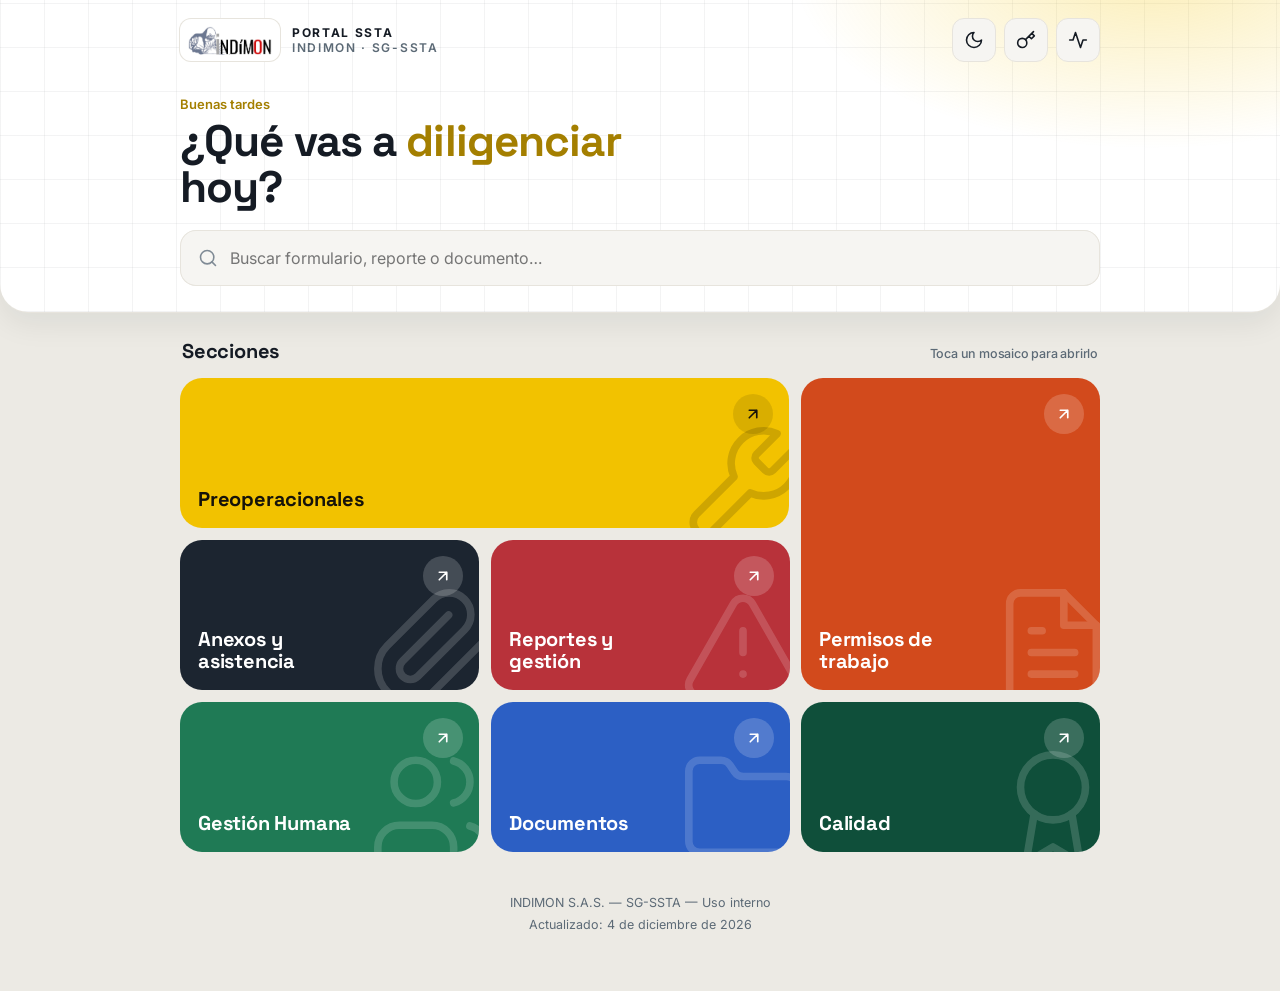
<file: index.html>
<!DOCTYPE html>
<html lang="es">
<head>
<meta charset="UTF-8">
<meta name="viewport" content="width=device-width, initial-scale=1.0">
<title>Portal SSTA – INDIMON S.A.S.</title>
<link rel="manifest" href="manifest.json">
<link rel="stylesheet" href="tokens.css">
<link rel="stylesheet" href="common.css">
<script src="config.js"></script>
<script src="common.js"></script>
<meta name="theme-color" content="#0f1318">
<script>
  // Tema claro/oscuro: lo elegido en este equipo, o el del sistema si no se ha elegido
  (function(){
    var t = null; try { t = localStorage.getItem('ssta-tema'); } catch(e){}
    var r = document.documentElement;
    if (t === 'dark' || t === 'light') r.setAttribute('data-theme', t);
    var osc = t ? t === 'dark' : (window.matchMedia && matchMedia('(prefers-color-scheme: dark)').matches);
    r.classList.toggle('oscuro', osc);
  })();
</script>
<meta name="mobile-web-app-capable" content="yes">
<meta name="apple-mobile-web-app-capable" content="yes">
<meta name="apple-mobile-web-app-status-bar-style" content="default">
<meta name="apple-mobile-web-app-title" content="Portal SSTA">
<link rel="apple-touch-icon" href="icon-192.png">
<style>
  *{box-sizing:border-box;margin:0;padding:0;}
  html{-webkit-text-size-adjust:100%;text-size-adjust:100%;}
  body{font-family:var(--font-family);background:var(--page);color:var(--text);transition:background .25s,color .25s;min-height:100vh;-webkit-font-smoothing:antialiased;}
  .ic{width:20px;height:20px;fill:none;stroke:currentColor;stroke-width:1.9;stroke-linecap:round;stroke-linejoin:round;flex-shrink:0;display:block;}
  .sr{position:absolute;width:1px;height:1px;overflow:hidden;clip:rect(0 0 0 0);white-space:nowrap;}

  /* ── Hero oscuro ── */
  .top{background:var(--hero);color:var(--hero-fg);transition:background .25s;position:relative;overflow:hidden;border-radius:0 0 28px 28px;}
  .top::before{content:"";position:absolute;inset:0;pointer-events:none;
    background:
      radial-gradient(600px 300px at 90% -10%, rgba(242,194,0,.28), transparent 60%),
      repeating-linear-gradient(90deg, var(--gridline) 0 1px, transparent 1px 44px),
      repeating-linear-gradient(0deg, var(--gridline) 0 1px, transparent 1px 44px);}
  .top-in{position:relative;max-width:960px;margin:0 auto;padding:18px 20px 26px;}
  .top-bar{display:flex;align-items:center;gap:12px;}
  .top .marca-grande{width:100px;height:42px;box-shadow:0 0 0 1px var(--line2);}
  .top-id{min-width:0;font-size:12px;font-weight:600;letter-spacing:.14em;text-transform:uppercase;color:var(--hero-muted);}
  .top-id b{color:var(--hero-fg);}
  .top .hdr-acc{flex-direction:row;gap:8px;}
  .top .hdr-acc .btn-clave{min-height:var(--touch);width:var(--touch);padding:0;border-radius:12px;border:1px solid var(--chip-bd);background:var(--chip);color:var(--hero-fg);}
  .top .hdr-acc .btn-clave:hover{background:var(--chip-hover);}
  .top .hdr-acc .btn-clave .lbl{display:none;}
  .top .btn-clave.ok{border-color:var(--verde-210);color:var(--verde-100);}

  .hello{margin:34px 0 20px;}
  .hello small{display:block;font-size:13px;color:var(--accent-txt);font-weight:600;margin-bottom:6px;}
  .hello h1{font-family:var(--font-display);font-size:clamp(28px,6vw,44px);font-weight:700;line-height:1.05;letter-spacing:-.02em;max-width:16ch;}
  .hello h1 em{font-style:normal;color:var(--accent-txt);}

  .search-box{position:relative;}
  .search-field{position:relative;}
  .search-field .ic{position:absolute;left:18px;top:50%;transform:translateY(-50%);color:var(--pizarra-450);pointer-events:none;}
  .search-box input{width:100%;height:56px;border:0;border-radius:16px;padding:0 18px 0 50px;font:inherit;font-size:var(--fs-campo);color:var(--text);background:var(--search);box-shadow:var(--search-sh);outline:none;}
  .search-box input:focus{box-shadow:0 0 0 4px rgba(242,194,0,.6);}
  .search-count{font-size:var(--fs-menor);color:var(--hero-muted);margin-top:8px;}
  .search-count:empty{display:none;}
  .search-count button{color:var(--brand-index) !important;font-size:var(--fs-menor) !important;}
  .search-box.offline input{box-shadow:0 0 0 2px var(--rojo-350);}
  .search-box.offline::after{content:"Sin conexión — se muestra la última versión guardada";display:block;font-size:var(--fs-menor);color:var(--rojo-200);margin-top:8px;font-weight:600;}

  /* Accesos rápidos */
  .quick{display:flex;gap:8px;margin-top:14px;overflow-x:auto;scrollbar-width:none;padding-bottom:2px;}
  .quick::-webkit-scrollbar{display:none;}
  .quick a{flex:0 0 auto;display:flex;align-items:center;gap:8px;min-height:var(--touch);padding:0 16px 0 12px;border-radius:999px;
    background:var(--chip);border:1px solid var(--chip-bd);color:var(--hero-fg);text-decoration:none;font-size:13.5px;font-weight:600;transition:background .15s;}
  .quick a:hover{background:var(--chip-hover);}
  .quick a .ic{width:18px;height:18px;color:var(--accent-txt);}

  /* ── Mosaico de secciones ── */
  .wrapper{max-width:960px;margin:0 auto;padding:26px 20px 56px;}
  .sec-label{display:flex;align-items:baseline;justify-content:space-between;font-family:var(--font-display);font-size:20px;font-weight:700;letter-spacing:-.01em;margin:0 2px 14px;}
  .sec-label span{font-family:var(--font-family);font-size:var(--fs-menor);font-weight:500;color:var(--muted);}

  .accordion{display:grid;grid-template-columns:repeat(3,1fr);gap:12px;grid-auto-flow:dense;}
  .accordion-item{--bg:var(--azul-800);--fg:var(--blanco);--c:var(--azul-800);--t:var(--gris-80);
    background:var(--bg);color:var(--fg);border-radius:22px;overflow:hidden;position:relative;
    transition:transform .18s ease, box-shadow .18s ease;}
  .accordion-item.sec-preop   {--bg:var(--amarillo-indimon);--fg:var(--arena-950);--c:var(--ambar-550);--t:var(--ambar-50);grid-column:span 2;}
  .accordion-item.sec-permisos{--bg:var(--rojo-500);--c:var(--rojo-510);--t:var(--arena-90);grid-row:span 2;}
  .accordion-item.sec-anexos  {--bg:var(--anexos);--c:var(--ambar-500);--t:var(--arena-80);}
  .accordion-item.sec-reportes{--bg:var(--rojo-600);--c:var(--rojo-600);--t:var(--rojo-60);}
  .accordion-item.sec-humana  {--bg:var(--verde-560);--c:var(--verde-560);--t:var(--verde-60);}
  .accordion-item.sec-docs    {--bg:var(--azul-600);--c:var(--azul-600);--t:var(--pizarra-90);}
  .accordion-item.sec-calidad {--bg:var(--verde-700);--c:var(--verde-550);--t:var(--verde-60);}
  .accordion-item:not([open]):hover{transform:translateY(-3px);box-shadow:0 14px 28px rgba(15,25,35,.18);}
  .accordion-item[open]{grid-column:1 / -1;grid-row:auto;box-shadow:0 14px 34px rgba(15,25,35,.16);}

  /* Marca de agua: el ícono enorme en la esquina */
  .accordion-item > summary{list-style:none;cursor:pointer;position:relative;min-height:150px;height:100%;padding:18px;
    display:flex;flex-direction:column;justify-content:space-between;gap:18px;user-select:none;-webkit-tap-highlight-color:transparent;}
  .accordion-item summary::-webkit-details-marker{display:none;}
  .summary-left{display:flex;flex-direction:column;align-items:flex-start;gap:14px;font-family:var(--font-display);font-size:20px;font-weight:700;line-height:1.1;letter-spacing:-.01em;order:2;}
  .summary-left > span:nth-child(2){max-width:12ch;}
  .summary-icon{position:absolute;right:-18px;bottom:-22px;opacity:.16;pointer-events:none;}
  .summary-icon .ic{width:130px;height:130px;stroke-width:1.4;}
  .sec-count{order:1;display:flex;align-items:baseline;gap:6px;font-size:13px;font-weight:600;opacity:.85;}
  .sec-count b{font-family:var(--font-display);font-size:40px;line-height:.9;font-weight:700;letter-spacing:-.03em;opacity:1;}
  .accordion-item > summary::after{content:"";position:absolute;top:16px;right:16px;width:40px;height:40px;border-radius:50%;
    background:rgba(255,255,255,.18) url("data:image/svg+xml,%3Csvg xmlns='http://www.w3.org/2000/svg' viewBox='0 0 24 24' fill='none' stroke='white' stroke-width='2.2' stroke-linecap='round' stroke-linejoin='round'%3E%3Cpath d='M7 17 17 7M7 7h10v10'/%3E%3C/svg%3E") center/18px no-repeat;
    transition:transform .2s;}
  .sec-preop > summary::after{background-color:rgba(0,0,0,.1);background-image:url("data:image/svg+xml,%3Csvg xmlns='http://www.w3.org/2000/svg' viewBox='0 0 24 24' fill='none' stroke='%2316130a' stroke-width='2.2' stroke-linecap='round' stroke-linejoin='round'%3E%3Cpath d='M7 17 17 7M7 7h10v10'/%3E%3C/svg%3E");}
  .accordion-item[open] > summary::after{transform:rotate(90deg);}

  .accordion-item[open] > summary{min-height:0;height:auto;flex-direction:row;align-items:center;justify-content:flex-start;padding:18px 70px 18px 20px;}
  .accordion-item[open] .summary-left{order:1;flex-direction:row;align-items:center;font-size:22px;}
  .accordion-item[open] .summary-left > span:nth-child(2){max-width:none;}
  .accordion-item[open] .sec-count{order:2;margin-left:auto;}
  .accordion-item[open] .sec-count b{font-size:26px;}
  .accordion-item[open] > summary::after{top:50%;margin-top:-20px;}

  .ats-estado{display:inline-block;margin-top:8px;font-size:var(--fs-menor);font-weight:700;color:var(--verde-570);background:var(--verde-60);border-radius:8px;padding:3px 9px;}
  .ats-estado.mal{color:var(--rojo-660);background:var(--rojo-60);}
  .ats-estado[hidden]{display:none;}
  .open-permits-badge{font-family:var(--font-family);font-size:12px;font-weight:700;color:var(--rojo-500);background:var(--blanco);border-radius:20px;padding:4px 10px;letter-spacing:0;}

  .accordion-content{background:var(--panel);color:var(--text);margin:0 8px 8px;border-radius:16px;padding:6px 12px 12px;}

  .grid{display:grid;grid-template-columns:repeat(auto-fill,minmax(250px,1fr));gap:8px;margin-top:8px;}
  .grid.single{grid-template-columns:1fr;}
  .card{background:var(--card);border:1px solid transparent;border-radius:14px;padding:12px 40px 12px 12px;min-height:66px;
    display:flex;align-items:center;gap:12px;text-decoration:none;color:inherit;position:relative;transition:background .15s,border-color .15s;-webkit-tap-highlight-color:transparent;}
  .card:hover{background:var(--card-hover);border-color:var(--c);}
  .card:active{transform:scale(.985);}
  .card-icon .ic{width:20px;height:20px;}
  .card:focus-visible{outline:2px solid var(--c);outline-offset:2px;}
  .card.hidden{display:none;}
  .card-icon{width:40px;height:40px;border-radius:12px;display:flex;align-items:center;justify-content:center;background:var(--tint);color:var(--tint-fg);flex-shrink:0;margin:0;}
  .card-text{flex:1;min-width:0;}
  .card-title{font-family:var(--font-family);font-size:14px;font-weight:600;color:var(--text);line-height:1.3;letter-spacing:0;}
  .card-sub{font-size:var(--fs-menor);color:var(--muted);line-height:1.4;margin-top:2px;}
  .ext-badge{position:absolute;top:50%;right:14px;transform:translateY(-50%);width:16px;height:16px;font-size:0;color:transparent;background:var(--pizarra-310);
    -webkit-mask:url("data:image/svg+xml,%3Csvg xmlns='http://www.w3.org/2000/svg' viewBox='0 0 24 24' fill='none' stroke='black' stroke-width='2.2' stroke-linecap='round' stroke-linejoin='round'%3E%3Cpath d='M7 17 17 7M7 7h10v10'/%3E%3C/svg%3E") center/contain no-repeat;
            mask:url("data:image/svg+xml,%3Csvg xmlns='http://www.w3.org/2000/svg' viewBox='0 0 24 24' fill='none' stroke='black' stroke-width='2.2' stroke-linecap='round' stroke-linejoin='round'%3E%3Cpath d='M7 17 17 7M7 7h10v10'/%3E%3C/svg%3E") center/contain no-repeat;}
  .card:hover .ext-badge{background:var(--c);}
  .ext-badge.permit{-webkit-mask-image:url("data:image/svg+xml,%3Csvg xmlns='http://www.w3.org/2000/svg' viewBox='0 0 24 24' fill='none' stroke='black' stroke-width='2.2' stroke-linecap='round' stroke-linejoin='round'%3E%3Cpath d='m9 18 6-6-6-6'/%3E%3C/svg%3E");
            mask-image:url("data:image/svg+xml,%3Csvg xmlns='http://www.w3.org/2000/svg' viewBox='0 0 24 24' fill='none' stroke='black' stroke-width='2.2' stroke-linecap='round' stroke-linejoin='round'%3E%3Cpath d='m9 18 6-6-6-6'/%3E%3C/svg%3E");}
  .empty-message{display:none;margin-top:10px;font-size:var(--fs-menor);color:var(--muted);background:var(--card);border-radius:12px;padding:12px 14px;}

  .sub-accordion{display:flex;flex-direction:column;gap:6px;margin-top:8px;}
  .sub-item{background:var(--card);border-radius:14px;overflow:hidden;}
  .sub-item[open]{background:var(--panel);box-shadow:inset 0 0 0 1px var(--line2);}
  .sub-item summary{list-style:none;cursor:pointer;min-height:52px;padding:8px 14px;font-size:14.5px;font-weight:600;color:var(--text);display:flex;align-items:center;gap:12px;user-select:none;-webkit-tap-highlight-color:transparent;}
  .sub-item summary::-webkit-details-marker{display:none;}
  .sub-item summary::after{content:"";width:16px;height:16px;flex-shrink:0;background:var(--pizarra-400);
    -webkit-mask:url("data:image/svg+xml,%3Csvg xmlns='http://www.w3.org/2000/svg' viewBox='0 0 24 24' fill='none' stroke='black' stroke-width='2' stroke-linecap='round' stroke-linejoin='round'%3E%3Cpath d='m6 9 6 6 6-6'/%3E%3C/svg%3E") center/contain no-repeat;
            mask:url("data:image/svg+xml,%3Csvg xmlns='http://www.w3.org/2000/svg' viewBox='0 0 24 24' fill='none' stroke='black' stroke-width='2' stroke-linecap='round' stroke-linejoin='round'%3E%3Cpath d='m6 9 6 6 6-6'/%3E%3C/svg%3E") center/contain no-repeat;transition:transform .2s;}
  .sub-item[open] summary::after{transform:rotate(180deg);}
  .sub-item summary .sub-icon{width:32px;height:32px;border-radius:10px;background:var(--tint);color:var(--tint-fg);display:flex;align-items:center;justify-content:center;}
  .sub-item summary .sub-icon .ic{width:17px;height:17px;}
  .sub-item summary .sub-count{font-size:12px;font-weight:700;color:var(--tint-fg);background:var(--tint);padding:3px 9px;border-radius:12px;margin-left:auto;}
  .sub-content{padding:0 8px 8px;}

  footer{text-align:center;font-size:var(--fs-menor);color:var(--muted);margin-top:40px;line-height:1.7;}
  .back-to-top{position:fixed;bottom:18px;right:18px;width:50px;height:50px;border-radius:16px;background:var(--pizarra-950);color:var(--brand-index);border:none;cursor:pointer;box-shadow:0 8px 20px rgba(15,25,35,.3);display:none;align-items:center;justify-content:center;z-index:99;}
  .back-to-top.visible{display:flex;}

  @media (max-width:760px){
    .accordion{grid-template-columns:repeat(2,1fr);gap:10px;}
    .accordion-item.sec-permisos{grid-row:auto;grid-column:span 2;}
    .accordion-item.sec-calidad{grid-column:span 2;}
  }
  @media (max-width:600px){
    .top{border-radius:0 0 24px 24px;}
    .top-in{padding:14px 16px 22px;}
    .top .marca-grande{width:84px;height:36px;}
    .top-id{font-size:10.5px;}
    .hello{margin:26px 0 16px;}
    .wrapper{padding:22px 12px 64px;}
    .accordion-item > summary{min-height:136px;padding:16px;}
    .summary-left{font-size:17px;}
    .sec-count b{font-size:34px;}
    .summary-icon .ic{width:104px;height:104px;}
    .accordion-item > summary::after{width:34px;height:34px;top:14px;right:14px;background-size:16px;}
    .accordion-item[open] > summary{padding:16px 60px 16px 16px;}
    .accordion-item[open] > summary::after{margin-top:-17px;}
    .accordion-item[open] .summary-left{font-size:18px;}
    .accordion-item[open] .sec-count{display:none;}
    .accordion-content{margin:0 6px 6px;padding:4px 8px 8px;}
    .grid{grid-template-columns:1fr !important;}
  }
  .accordion-item[open] .summary-icon{display:none;}

  /* ══ Temas claro / oscuro ══ */
  :root{
    --page:var(--arena-100); --text:var(--pizarra-900); --muted:var(--pizarra-550);
    --hero:var(--blanco); --hero-fg:var(--pizarra-900); --hero-muted:var(--pizarra-550); --gridline:rgba(21,27,36,.05);
    --chip:var(--gris-60); --chip-bd:var(--arena-110); --chip-hover:var(--arena-100); --accent-txt:var(--ambar-460);
    --search:var(--gris-60); --search-sh:inset 0 0 0 1px var(--arena-110);
    --panel:var(--blanco); --card:var(--gris-60); --card-hover:var(--blanco); --line2:var(--arena-110);
    --anexos:var(--pizarra-870); --tint-mix:16%;
  }
  .accordion-item{--tint:color-mix(in srgb,var(--bg) var(--tint-mix),transparent);--tint-fg:var(--c);}
  .accordion-item.sec-preop{--tint-fg:var(--ambar-550);}
  @media (prefers-color-scheme: dark){
    :root:not([data-theme="light"]){
      --page:var(--gris-960); --text:var(--gris-90); --muted:var(--pizarra-350);
      --hero:var(--pizarra-950); --hero-fg:var(--blanco); --hero-muted:var(--pizarra-350); --gridline:rgba(255,255,255,.035);
      --chip:rgba(255,255,255,.07); --chip-bd:rgba(255,255,255,.13); --chip-hover:rgba(255,255,255,.15); --accent-txt:var(--amarillo-indimon);
      --search:var(--blanco); --search-sh:none;
      --panel:var(--pizarra-900); --card:var(--pizarra-880); --card-hover:var(--pizarra-850); --line2:var(--pizarra-800);
      --anexos:var(--pizarra-750); --tint-mix:24%;
    }
  }
  :root[data-theme="dark"]{
    --page:var(--gris-960); --text:var(--gris-90); --muted:var(--pizarra-350);
    --hero:var(--pizarra-950); --hero-fg:var(--blanco); --hero-muted:var(--pizarra-350); --gridline:rgba(255,255,255,.035);
    --chip:rgba(255,255,255,.07); --chip-bd:rgba(255,255,255,.13); --chip-hover:rgba(255,255,255,.15); --accent-txt:var(--amarillo-indimon);
    --search:var(--blanco); --search-sh:none;
    --panel:var(--pizarra-900); --card:var(--pizarra-880); --card-hover:var(--pizarra-850); --line2:var(--pizarra-800);
    --anexos:var(--pizarra-750); --tint-mix:24%;
  }
  html.oscuro .accordion-item{--tint-fg:color-mix(in srgb,var(--bg) 55%,white);}
  html.oscuro .accordion-item.sec-preop{--tint-fg:var(--amarillo-indimon);}
  html.oscuro .sub-item summary::after,html.oscuro .ext-badge{background:var(--pizarra-500);}
  html.oscuro .back-to-top{background:var(--amarillo-indimon);color:var(--arena-950);}
  html.oscuro .open-permits-badge{background:var(--blanco);}
  html{color-scheme:light;}
  html.oscuro{color-scheme:dark;}

  /* Botón de tema: muestra la luna en claro y el sol en oscuro */
  .btn-tema .i-sol{display:none;}
  html.oscuro .btn-tema .i-sol{display:block;}
  html.oscuro .btn-tema .i-luna{display:none;}
  .top{box-shadow:0 1px 0 var(--line2),0 12px 30px rgba(15,25,35,.07);}
  .top-id{white-space:nowrap;overflow:hidden;text-overflow:ellipsis;}
  @media (max-width:600px){ .top-id{letter-spacing:.08em;font-size:10px;} .top .hdr-acc{gap:6px;} .top .hdr-acc .btn-clave{width:42px;min-height:42px;} }


  /* Entrada escalonada de los mosaicos */
  @keyframes entrar{from{opacity:0;transform:translateY(14px) scale(.98)}to{opacity:1;transform:none}}
  .accordion-item{animation:entrar .45s cubic-bezier(.2,.7,.2,1) both;}
  .accordion-item:nth-child(2){animation-delay:.05s}.accordion-item:nth-child(3){animation-delay:.1s}
  .accordion-item:nth-child(4){animation-delay:.15s}.accordion-item:nth-child(5){animation-delay:.2s}
  .accordion-item:nth-child(6){animation-delay:.25s}.accordion-item:nth-child(7){animation-delay:.3s}
  .accordion-item[open] .card{animation:entrar .3s both;}
  @media (prefers-reduced-motion: reduce){ .accordion-item,.accordion-item[open] .card{animation:none;} }
  .accordion-item:not([open]) > summary{justify-content:flex-end;}
</style>
<link rel="stylesheet" href="ui-extra.css">
<script src="ui-extra.js"></script>
</head>
<body>
<svg xmlns="http://www.w3.org/2000/svg" style="display:none"><symbol id="i-wrench" viewBox="0 0 24 24"><path d="M14.7 6.3a1 1 0 0 0 0 1.4l1.6 1.6a1 1 0 0 0 1.4 0l3.77-3.77a6 6 0 0 1-7.94 7.94l-6.91 6.91a2.12 2.12 0 0 1-3-3l6.91-6.91a6 6 0 0 1 7.94-7.94l-3.76 3.76z"/></symbol><symbol id="i-file" viewBox="0 0 24 24"><path d="M14 2H6a2 2 0 0 0-2 2v16a2 2 0 0 0 2 2h12a2 2 0 0 0 2-2V8z"/><path d="M14 2v6h6M16 13H8M16 17H8M10 9H8"/></symbol><symbol id="i-clip" viewBox="0 0 24 24"><path d="m21.44 11.05-9.19 9.19a6 6 0 0 1-8.49-8.49l8.57-8.57A4 4 0 1 1 18 8.84l-8.59 8.57a2 2 0 0 1-2.83-2.83l8.49-8.48"/></symbol><symbol id="i-alert" viewBox="0 0 24 24"><path d="m21.73 18-8-14a2 2 0 0 0-3.48 0l-8 14A2 2 0 0 0 4 21h16a2 2 0 0 0 1.73-3"/><path d="M12 9v4M12 17h.01"/></symbol><symbol id="i-users" viewBox="0 0 24 24"><path d="M16 21v-2a4 4 0 0 0-4-4H6a4 4 0 0 0-4 4v2"/><circle cx="9" cy="7" r="4"/><path d="M22 21v-2a4 4 0 0 0-3-3.87M16 3.13a4 4 0 0 1 0 7.75"/></symbol><symbol id="i-folder" viewBox="0 0 24 24"><path d="M20 20a2 2 0 0 0 2-2V8a2 2 0 0 0-2-2h-7.9a2 2 0 0 1-1.69-.9L9.6 3.9A2 2 0 0 0 7.93 3H4a2 2 0 0 0-2 2v13a2 2 0 0 0 2 2Z"/></symbol><symbol id="i-award" viewBox="0 0 24 24"><circle cx="12" cy="8" r="6"/><path d="M15.48 12.89 17 22l-5-3-5 3 1.52-9.11"/></symbol><symbol id="i-scissors" viewBox="0 0 24 24"><circle cx="6" cy="6" r="3"/><circle cx="6" cy="18" r="3"/><path d="M20 4 8.12 15.88M14.47 14.48 20 20M8.12 8.12 12 12"/></symbol><symbol id="i-disc" viewBox="0 0 24 24"><circle cx="12" cy="12" r="10"/><circle cx="12" cy="12" r="2.5"/><path d="M12 2v4"/></symbol><symbol id="i-zap" viewBox="0 0 24 24"><path d="M13 2 3 14h9l-1 8 10-12h-9l1-8z"/></symbol><symbol id="i-ladder" viewBox="0 0 24 24"><path d="M8 2v20M16 2v20M8 6h8M8 11h8M8 16h8"/></symbol><symbol id="i-hardhat" viewBox="0 0 24 24"><path d="M2 18a1 1 0 0 0 1 1h18a1 1 0 0 0 1-1v-2a1 1 0 0 0-1-1H3a1 1 0 0 0-1 1z"/><path d="M10 10V5a1 1 0 0 1 1-1h2a1 1 0 0 1 1 1v5M4 15v-3a6 6 0 0 1 6-6M14 6a6 6 0 0 1 6 6v3"/></symbol><symbol id="i-shield" viewBox="0 0 24 24"><path d="M20 13c0 5-3.5 7.5-7.66 8.95a1 1 0 0 1-.67-.01C7.5 20.5 4 18 4 13V6a1 1 0 0 1 1-1c2 0 4.5-1.2 6.24-2.72a1.17 1.17 0 0 1 1.52 0C14.51 3.81 17 5 19 5a1 1 0 0 1 1 1z"/><path d="m9 12 2 2 4-4"/></symbol><symbol id="i-anchor" viewBox="0 0 24 24"><path d="M12 22V8"/><circle cx="12" cy="5" r="3"/><path d="M5 12H2a10 10 0 0 0 20 0h-3"/></symbol><symbol id="i-package" viewBox="0 0 24 24"><path d="M21 8a2 2 0 0 0-1-1.73l-7-4a2 2 0 0 0-2 0l-7 4A2 2 0 0 0 3 8v8a2 2 0 0 0 1 1.73l7 4a2 2 0 0 0 2 0l7-4A2 2 0 0 0 21 16Z"/><path d="m3.3 7 8.7 5 8.7-5M12 22V12"/></symbol><symbol id="i-ruler" viewBox="0 0 24 24"><path d="M3 3v18h18z"/><path d="M7 11v6h6z"/></symbol><symbol id="i-brush" viewBox="0 0 24 24"><path d="M9.06 11.9 17.65 3.3a2.12 2.12 0 1 1 3 3l-8.6 8.6"/><path d="M7.07 14.94c-1.66 0-3 1.35-3 3.02 0 1.33-2.5 1.52-2 2.02 1.08 1.1 2.49 2.02 4 2.02 2.2 0 4-1.8 4-4.04a3.01 3.01 0 0 0-3-3.02z"/></symbol><symbol id="i-sparkles" viewBox="0 0 24 24"><path d="M12 3l1.9 5.1L19 10l-5.1 1.9L12 17l-1.9-5.1L5 10l5.1-1.9z"/><path d="M19 15l.9 2.1L22 18l-2.1.9L19 21l-.9-2.1L16 18l2.1-.9z"/></symbol><symbol id="i-flame" viewBox="0 0 24 24"><path d="M8.5 14.5A2.5 2.5 0 0 0 11 12c0-1.38-.5-2-1-3-1.07-2.14-.22-4.05 2-6 .5 2.5 2 4.9 4 6.5 2 1.6 3 3.5 3 5.5a7 7 0 1 1-14 0c0-1.15.43-2.29 1-3a2.5 2.5 0 0 0 2.5 2.5z"/></symbol><symbol id="i-plug" viewBox="0 0 24 24"><path d="M12 22v-5M9 8V2M15 8V2M18 8v5a4 4 0 0 1-4 4h-4a4 4 0 0 1-4-4V8z"/></symbol><symbol id="i-eye" viewBox="0 0 24 24"><path d="M2 12s3.5-7 10-7 10 7 10 7-3.5 7-10 7S2 12 2 12z"/><circle cx="12" cy="12" r="3"/></symbol><symbol id="i-heart" viewBox="0 0 24 24"><path d="M19 14c1.49-1.46 3-3.21 3-5.5A5.5 5.5 0 0 0 16.5 3c-1.76 0-3 .5-4.5 2-1.5-1.5-2.74-2-4.5-2A5.5 5.5 0 0 0 2 8.5c0 2.3 1.5 4.05 3 5.5l7 7z"/><path d="M3.22 12H9.5l.5-1 2 4.5 2-7 1.5 3.5h5.27"/></symbol><symbol id="i-hammer" viewBox="0 0 24 24"><path d="m15 12-8.37 8.37a2.12 2.12 0 1 1-3-3L12 9"/><path d="M17.64 15 22 10.64M20.91 11.7l-1.25-1.25a2.4 2.4 0 0 1-.71-1.7V7.86l-2.84-2.83a5 5 0 0 0-3.54-1.46H9.7l.92.82A6.18 6.18 0 0 1 12.7 9.1v1.4l2 2h2.47a2.4 2.4 0 0 1 1.7.7l1.25 1.24"/></symbol><symbol id="i-compass" viewBox="0 0 24 24"><circle cx="12" cy="12" r="10"/><path d="m16.24 7.76-2.12 6.36-6.36 2.12 2.12-6.36z"/></symbol><symbol id="i-tag" viewBox="0 0 24 24"><path d="M12.59 2.59A2 2 0 0 0 11.17 2H4a2 2 0 0 0-2 2v7.17a2 2 0 0 0 .59 1.42l8.7 8.7a2.43 2.43 0 0 0 3.42 0l6.58-6.58a2.43 2.43 0 0 0 0-3.42z"/><circle cx="7.5" cy="7.5" r="1.5"/></symbol><symbol id="i-crane" viewBox="0 0 24 24"><path d="M6 21V3l12 4H6M6 7l-3 2M18 7v6M16 13h4v3h-4zM3 21h8"/></symbol><symbol id="i-lift" viewBox="0 0 24 24"><rect x="3" y="3" width="18" height="18" rx="2"/><path d="m9 10 3-3 3 3M9 14l3 3 3-3"/></symbol><symbol id="i-hole" viewBox="0 0 24 24"><circle cx="12" cy="12" r="10"/><circle cx="12" cy="12" r="4"/></symbol><symbol id="i-megaphone" viewBox="0 0 24 24"><path d="m3 11 18-5v12L3 14v-3z"/><path d="M11.6 16.8a3 3 0 1 1-5.8-1.6"/></symbol><symbol id="i-clipboard" viewBox="0 0 24 24"><rect x="8" y="2" width="8" height="4" rx="1"/><path d="M16 4h2a2 2 0 0 1 2 2v14a2 2 0 0 1-2 2H6a2 2 0 0 1-2-2V6a2 2 0 0 1 2-2h2"/><path d="m9 14 2 2 4-4"/></symbol><symbol id="i-grad" viewBox="0 0 24 24"><path d="M22 10 12 5 2 10l10 5 10-5z"/><path d="M6 12v5c3 3 9 3 12 0v-5"/></symbol><symbol id="i-drop" viewBox="0 0 24 24"><path d="M12 22a7 7 0 0 0 7-7c0-2-1-3.9-3-5.5s-3.5-4-4-6.5c-.5 2.5-2 4.9-4 6.5S5 13 5 15a7 7 0 0 0 7 7z"/></symbol><symbol id="i-ear" viewBox="0 0 24 24"><path d="M6 8.5a6.5 6.5 0 1 1 13 0c0 6-6 6-6 10a3.5 3.5 0 1 1-7 0"/><path d="M15 8.5a2.5 2.5 0 0 0-5 0v1a2 2 0 1 1 0 4"/></symbol><symbol id="i-scan" viewBox="0 0 24 24"><path d="M3 7V5a2 2 0 0 1 2-2h2M17 3h2a2 2 0 0 1 2 2v2M21 17v2a2 2 0 0 1-2 2h-2M7 21H5a2 2 0 0 1-2-2v-2"/><circle cx="12" cy="12" r="3"/></symbol><symbol id="i-toolbox" viewBox="0 0 24 24"><rect x="2" y="7" width="20" height="14" rx="2"/><path d="M16 7V5a2 2 0 0 0-2-2h-4a2 2 0 0 0-2 2v2M2 13h20M10 13v2h4v-2"/></symbol><symbol id="i-drill" viewBox="0 0 24 24"><path d="M3 6h11l3 3-3 3H3zM17 9h5M6 12v7a1 1 0 0 0 1 1h3a1 1 0 0 0 1-1v-7"/></symbol><symbol id="i-search" viewBox="0 0 24 24"><circle cx="11" cy="11" r="8"/><path d="m21 21-4.3-4.3"/></symbol><symbol id="i-key" viewBox="0 0 24 24"><circle cx="7.5" cy="15.5" r="5.5"/><path d="m21 2-9.6 9.6M15.5 7.5l3 3L22 7l-3-3"/></symbol><symbol id="i-activity" viewBox="0 0 24 24"><path d="M22 12h-4l-3 9L9 3l-3 9H2"/></symbol><symbol id="i-moon" viewBox="0 0 24 24"><path d="M12 3a6 6 0 0 0 9 9 9 9 0 1 1-9-9z"/></symbol><symbol id="i-sun" viewBox="0 0 24 24"><circle cx="12" cy="12" r="4"/><path d="M12 2v2M12 20v2M4.93 4.93l1.41 1.41M17.66 17.66l1.41 1.41M2 12h2M20 12h2M6.34 17.66l-1.41 1.41M19.07 4.93l-1.41 1.41"/></symbol><symbol id="i-gauge" viewBox="0 0 24 24"><path d="m12 14 4-4"/><path d="M3.34 19a10 10 0 1 1 17.32 0"/></symbol><symbol id="i-grid" viewBox="0 0 24 24"><rect x="3" y="3" width="7" height="7" rx="1"/><rect x="14" y="3" width="7" height="7" rx="1"/><rect x="3" y="14" width="7" height="7" rx="1"/><rect x="14" y="14" width="7" height="7" rx="1"/></symbol></svg>
<header class="top">
  <div class="top-in">
    <div class="top-bar">
      <span class="marca marca-grande" role="img" aria-label="INDIMON"></span>
      <div class="top-id"><b>Portal SSTA</b><br>INDIMON · SG-SSTA</div>
      <div class="hdr-acc">
        <button type="button" class="btn-clave btn-tema" id="btnTema" title="Cambiar a modo oscuro o claro" aria-label="Cambiar tema"><svg class="ic i-luna" aria-hidden="true"><use href="#i-moon"/></svg><svg class="ic i-sol" aria-hidden="true"><use href="#i-sun"/></svg><span class="lbl">Tema</span></button>
        <button type="button" class="btn-clave" id="btnClave" title="Clave del portal de este equipo" aria-label="Clave del portal"><svg class="ic" aria-hidden="true"><use href="#i-key"/></svg><span class="lbl">Clave</span></button>
        <a class="btn-clave btn-estado" href="estado.html" title="Estado del sistema: prueba cada servidor" aria-label="Estado del sistema"><svg class="ic" aria-hidden="true"><use href="#i-activity"/></svg><span class="lbl">Estado</span></a>
      </div>
    </div>
    <div class="hello">
      <small id="saludo">Hola</small>
      <h1>¿Qué vas a <em>diligenciar</em> hoy?</h1>
    </div>
    <div class="search-box">
      <label for="searchInput" class="sr">Buscar formulario, reporte o documento</label>
      <div class="search-field">
        <svg class="ic" aria-hidden="true"><use href="#i-search"/></svg>
        <input type="search" id="searchInput" placeholder="Buscar formulario, reporte o documento…" autocomplete="off">
      </div>
      <div class="search-count" id="searchCount" role="status" aria-live="polite"></div>
    </div>
  </div>
</header>
<div class="wrapper">

  <div class="sec-label">Secciones <span>Toca un mosaico para abrirlo</span></div>
  <div class="accordion">

    <!-- ── PREOPERACIONALES ── -->
    <details class="accordion-item sec-preop">
      <summary>
        <span class="summary-left">
          <span class="summary-icon"><svg class="ic" aria-hidden="true"><use href="#i-wrench"/></svg></span>
          <span>Preoperacionales</span>
        </span>
      </summary>
      <div class="accordion-content">

        <div class="sub-accordion">
          <details class="sub-item">
            <summary>
              <span class="sub-icon"><svg class="ic" aria-hidden="true"><use href="#i-scissors"/></svg></span>
              <span>Corte, desbaste y pulido</span>
              <span class="sub-count">8</span>
            </summary>
            <div class="sub-content">
              <div class="grid">
                <a class="card searchable-card" data-search="inspección mototool general preoperacional herramientas formulario google forms" href="https://docs.google.com/forms/d/e/1FAIpQLSdO6-E_F2UNLcjAfK9g0rwFO67i-6l_wubje_rE8OflMlSVYg/viewform" target="_blank" rel="noopener">
                  <div class="card-icon"><svg class="ic" aria-hidden="true"><use href="#i-wrench"/></svg></div>
                  <div class="card-text">
                    <div class="card-title">Motortool</div>
                    <div class="card-sub">General</div>
                    <div class="ext-badge forms">↗</div>
                  </div>
                </a>
                <a class="card searchable-card" data-search="inspección pulidoras general formulario google forms" href="https://forms.gle/gFKTP5ZCNbi8pakc8" target="_blank" rel="noopener">
                  <div class="card-icon"><svg class="ic" aria-hidden="true"><use href="#i-disc"/></svg></div>
                  <div class="card-text">
                    <div class="card-title">Pulidora</div>
                    <div class="card-sub">Preoperacional</div>
                    <div class="ext-badge forms">↗</div>
                  </div>
                </a>
                <a class="card searchable-card" data-search="Inspección Preoperacional Esmeril formulario google forms" href="https://forms.gle/QgLy1F7SyeDYLxez6" target="_blank" rel="noopener">
                  <div class="card-icon"><svg class="ic" aria-hidden="true"><use href="#i-disc"/></svg></div>
                  <div class="card-text">
                    <div class="card-title">Esmeril</div>
                    <div class="card-sub">Preoperacional</div>
                    <div class="ext-badge forms">↗</div>
                  </div>
                </a>
                <a class="card searchable-card" data-search="Inspección Preoperacional Rotosfera formulario google forms" href="https://forms.gle/t29RHQx2itomZHq39" target="_blank" rel="noopener">
                  <div class="card-icon"><svg class="ic" aria-hidden="true"><use href="#i-disc"/></svg></div>
                  <div class="card-text">
                    <div class="card-title">Rotosfera</div>
                    <div class="card-sub">Preoperacional</div>
                    <div class="ext-badge forms">↗</div>
                  </div>
                </a>
                <a class="card searchable-card" data-search="Inspección Preoperacional Sierra Cinta formulario google forms" href="https://forms.gle/JTDjTmCrtoKYtJSNA" target="_blank" rel="noopener">
                  <div class="card-icon"><svg class="ic" aria-hidden="true"><use href="#i-wrench"/></svg></div>
                  <div class="card-text">
                    <div class="card-title">Sierra cinta</div>
                    <div class="card-sub">Preoperacional</div>
                    <div class="ext-badge forms">↗</div>
                  </div>
                </a>
                <a class="card searchable-card" data-search="Inspección Preoperacional Tronzadora cortadora disco abrasivo corte metal formulario google forms" href="https://forms.gle/2yqt6pXqREi8w6uq5" target="_blank" rel="noopener">
                  <div class="card-icon"><svg class="ic" aria-hidden="true"><use href="#i-disc"/></svg></div>
                  <div class="card-text">
                    <div class="card-title">Tronzadora</div>
                    <div class="card-sub">Preoperacional</div>
                    <div class="ext-badge forms">↗</div>
                  </div>
                </a>
                <a class="card searchable-card" data-search="Inspección Preoperacional Equipo de Oxicorte formulario google forms" href="https://forms.gle/67fxgkYPNo2s6SKHA" target="_blank" rel="noopener">
                  <div class="card-icon"><svg class="ic" aria-hidden="true"><use href="#i-flame"/></svg></div>
                  <div class="card-text">
                    <div class="card-title">Oxicorte</div>
                    <div class="card-sub">Preoperacional</div>
                    <div class="ext-badge forms">↗</div>
                  </div>
                </a>
                <a class="card searchable-card" data-search="Inspección Preoperacional Satinadora acabado pulido formulario google forms" href="https://forms.gle/SSUMg1b6DZ65XWQe7" target="_blank" rel="noopener">
                  <div class="card-icon"><svg class="ic" aria-hidden="true"><use href="#i-hammer"/></svg></div>
                  <div class="card-text">
                    <div class="card-title">Satinadora</div>
                    <div class="card-sub">Preoperacional</div>
                    <div class="ext-badge forms">↗</div>
                  </div>
                </a>
                <a class="card searchable-card" data-search="Inspección Preoperacional Lijadora acabado pulido formulario google forms" href="https://forms.gle/7TgQXMuwU7ThePeq8" target="_blank" rel="noopener">
                  <div class="card-icon"><svg class="ic" aria-hidden="true"><use href="#i-disc"/></svg></div>
                  <div class="card-text">
                    <div class="card-title">Lijadora</div>
                    <div class="card-sub">Preoperacional</div>
                    <div class="ext-badge forms">↗</div>
                  </div>
                </a>
              </div>
            </div>
          </details>

          <details class="sub-item">
            <summary>
              <span class="sub-icon"><svg class="ic" aria-hidden="true"><use href="#i-drill"/></svg></span>
              <span>Perforación</span>
              <span class="sub-count">3</span>
            </summary>
            <div class="sub-content">
              <div class="grid">
                <a class="card searchable-card" data-search="Inspección Preoperacional General De Taladros formulario google forms" href="https://docs.google.com/forms/d/e/1FAIpQLSckteKJ-xujUTJAi4XgaPlW60Td9uzl4S2FqRsrsFcX8kwI_Q/viewform?usp=sharing&ouid=116389296710509681828" target="_blank" rel="noopener">
                  <div class="card-icon"><svg class="ic" aria-hidden="true"><use href="#i-drill"/></svg></div>
                  <div class="card-text">
                    <div class="card-title">Taladro</div>
                    <div class="card-sub">Preoperacional</div>
                    <div class="ext-badge forms">↗</div>
                  </div>
                </a>
                <a class="card searchable-card" data-search="Inspección Preoperacional Taladro De Árbol Fresador formulario google forms" href="https://docs.google.com/forms/d/e/1FAIpQLScYVKO9-CHIu3wr3XN73M1kLvc_k9W_IIyfmhuFYcfeQMGvpw/viewform" target="_blank" rel="noopener">
                  <div class="card-icon"><svg class="ic" aria-hidden="true"><use href="#i-wrench"/></svg></div>
                  <div class="card-text">
                    <div class="card-title">Taladro de Árbol</div>
                    <div class="card-sub">Preoperacional</div>
                    <div class="ext-badge forms">↗</div>
                  </div>
                </a>
                <a class="card searchable-card" data-search="Inspección Preoperacional Taladro Magnético formulario google forms" href="https://forms.gle/TU4fCyoUyozERmVdA" target="_blank" rel="noopener">
                  <div class="card-icon"><svg class="ic" aria-hidden="true"><use href="#i-drill"/></svg></div>
                  <div class="card-text">
                    <div class="card-title">Taladro magnético</div>
                    <div class="card-sub">Preoperacional</div>
                    <div class="ext-badge forms">↗</div>
                  </div>
                </a>
              </div>
            </div>
          </details>

          <details class="sub-item">
            <summary>
              <span class="sub-icon"><svg class="ic" aria-hidden="true"><use href="#i-zap"/></svg></span>
              <span>Soldadura</span>
              <span class="sub-count">1</span>
            </summary>
            <div class="sub-content">
              <div class="grid">
                <a class="card searchable-card" data-search="preoperacional equipo soldar inspección formulario google forms" href="https://forms.gle/KaJBDcimBKnEJA8D6" target="_blank" rel="noopener">
                  <div class="card-icon"><svg class="ic" aria-hidden="true"><use href="#i-zap"/></svg></div>
                  <div class="card-text">
                    <div class="card-title">Equipo de soldar</div>
                    <div class="card-sub">Inspección</div>
                    <div class="ext-badge forms">↗</div>
                  </div>
                </a>
              </div>
            </div>
          </details>

          <details class="sub-item">
            <summary>
              <span class="sub-icon"><svg class="ic" aria-hidden="true"><use href="#i-anchor"/></svg></span>
              <span>Izaje y conformado</span>
              <span class="sub-count">2</span>
            </summary>
            <div class="sub-content">
              <div class="grid">
                <a class="card searchable-card" data-search="Inspección General Polipasto formulario google forms" href="https://docs.google.com/forms/d/e/1FAIpQLScEXjpocpoo-J7d0PmaAjyUyJyijIlvg2-2jk9AJQA5ae0ShQ/viewform?usp=publish-editor" target="_blank" rel="noopener">
                  <div class="card-icon"><svg class="ic" aria-hidden="true"><use href="#i-anchor"/></svg></div>
                  <div class="card-text">
                    <div class="card-title">Polipasto</div>
                    <div class="card-sub">Preoperacional</div>
                    <div class="ext-badge forms">↗</div>
                  </div>
                </a>
                <a class="card searchable-card" data-search="Inspección General De Roladora formulario google forms" href="https://forms.gle/he7SPUTDsNDDfjiW8" target="_blank" rel="noopener">
                  <div class="card-icon"><svg class="ic" aria-hidden="true"><use href="#i-disc"/></svg></div>
                  <div class="card-text">
                    <div class="card-title">Roladora</div>
                    <div class="card-sub">Preoperacional</div>
                    <div class="ext-badge forms">↗</div>
                  </div>
                </a>
              </div>
            </div>
          </details>

          <details class="sub-item">
            <summary>
              <span class="sub-icon"><svg class="ic" aria-hidden="true"><use href="#i-ladder"/></svg></span>
              <span>Acceso en altura</span>
              <span class="sub-count">4</span>
            </summary>
            <div class="sub-content">
              <div class="grid">
                <a class="card searchable-card" data-search="Inspección Preoperacional Andamios Multidereccionales formulario google forms" href="https://forms.gle/Jnbi4XeQe5cDFq4q7" target="_blank" rel="noopener">
                  <div class="card-icon"><svg class="ic" aria-hidden="true"><use href="#i-ladder"/></svg></div>
                  <div class="card-text">
                    <div class="card-title">Andamio</div>
                    <div class="card-sub">Preoperacional</div>
                    <div class="ext-badge forms">↗</div>
                  </div>
                </a>
                <a class="card searchable-card" data-search="Inspección Preoperacional Equipos De Altura formulario google forms" href="https://forms.gle/7GZ9WnGekwtcuWy46" target="_blank" rel="noopener">
                  <div class="card-icon"><svg class="ic" aria-hidden="true"><use href="#i-hardhat"/></svg></div>
                  <div class="card-text">
                    <div class="card-title">Equipo De Alturas</div>
                    <div class="card-sub">Preoperacional</div>
                    <div class="ext-badge forms">↗</div>
                  </div>
                </a>
                <a class="card searchable-card" data-search="Inspección Preoperacional Escaleras formulario google forms" href="https://forms.gle/cgicvb7SFRKyPjxi6" target="_blank" rel="noopener">
                  <div class="card-icon"><svg class="ic" aria-hidden="true"><use href="#i-ladder"/></svg></div>
                  <div class="card-text">
                    <div class="card-title">Escaleras</div>
                    <div class="card-sub">Preoperacional</div>
                    <div class="ext-badge forms">↗</div>
                  </div>
                </a>
                <a class="card searchable-card" data-search="Inspección Preoperacional Plataforma Eléctrica formulario google forms" href="https://forms.gle/qpCtzC2KHBczjoZq8" target="_blank" rel="noopener">
                  <div class="card-icon"><svg class="ic" aria-hidden="true"><use href="#i-lift"/></svg></div>
                  <div class="card-text">
                    <div class="card-title">Plataforma eléctrica</div>
                    <div class="card-sub">Preoperacional</div>
                    <div class="ext-badge forms">↗</div>
                  </div>
                </a>
              </div>
            </div>
          </details>

          <details class="sub-item">
            <summary>
              <span class="sub-icon"><svg class="ic" aria-hidden="true"><use href="#i-wrench"/></svg></span>
              <span>Apoyo eléctrico y herramientas menores</span>
              <span class="sub-count">3</span>
            </summary>
            <div class="sub-content">
              <div class="grid">
                <a class="card searchable-card" data-search="herramientas menores preoperacional formulario google forms" href="https://forms.gle/i2ijZhkhN2C1EhTP7" target="_blank" rel="noopener">
                  <div class="card-icon"><svg class="ic" aria-hidden="true"><use href="#i-wrench"/></svg></div>
                  <div class="card-text">
                    <div class="card-title">Herramientas menores</div>
                    <div class="card-sub">Preoperacional</div>
                    <div class="ext-badge forms">↗</div>
                  </div>
                </a>
                <a class="card searchable-card" data-search="Inspección Preoperacional Extensiones Eléctricas formulario google forms" href="https://forms.gle/fcEpkD732ydxoLUx9" target="_blank" rel="noopener">
                  <div class="card-icon"><svg class="ic" aria-hidden="true"><use href="#i-plug"/></svg></div>
                  <div class="card-text">
                    <div class="card-title">Extensiones eléctricas</div>
                    <div class="card-sub">Preoperacional</div>
                    <div class="ext-badge forms">↗</div>
                  </div>
                </a>
                <a class="card searchable-card" data-search="Inspección Compresor de Aire SSTA-F-187 preoperacional neumático formulario google forms" href="https://docs.google.com/forms/d/e/1FAIpQLSe7CMwbD4FF4GEDsMfIpxf4uK4Xj0SVJ93iqdNCBeyVl3RohQ/viewform" target="_blank" rel="noopener">
                  <div class="card-icon"><svg class="ic" aria-hidden="true"><use href="#i-gauge"/></svg></div>
                  <div class="card-text">
                    <div class="card-title">Compresor de aire</div>
                    <div class="card-sub">Preoperacional · SSTA-F-187</div>
                    <div class="ext-badge forms">↗</div>
                  </div>
                </a>
              </div>
            </div>
          </details>

          <details class="sub-item">
            <summary>
              <span class="sub-icon"><svg class="ic" aria-hidden="true"><use href="#i-heart"/></svg></span>
              <span>Salud</span>
              <span class="sub-count">1</span>
            </summary>
            <div class="sub-content">
              <div class="grid">
                <a class="card searchable-card" data-search="condiciones salud alto riesgo formulario google forms" href="https://forms.gle/cqyEWkMgjBxSZmPP8" target="_blank" rel="noopener">
                  <div class="card-icon"><svg class="ic" aria-hidden="true"><use href="#i-heart"/></svg></div>
                  <div class="card-text">
                    <div class="card-title">Condiciones de salud</div>
                    <div class="card-sub">Alto riesgo</div>
                    <div class="ext-badge forms">↗</div>
                  </div>
                </a>
              </div>
            </div>
          </details>

          <details class="sub-item">
            <summary>
              <span class="sub-icon"><svg class="ic" aria-hidden="true"><use href="#i-shield"/></svg></span>
              <span>Elementos de protección personal</span>
                <span class="sub-count">2</span>
            </summary>
            <div class="sub-content">
              <div class="grid">
                <a class="card searchable-card" data-search="inspeccion epp elementos proteccion personal casco gafas guantes botas dotacion reposicion SSTA-F-006" href="inspeccion-epp.html">
                  <div class="card-icon"><svg class="ic" aria-hidden="true"><use href="#i-shield"/></svg></div>
                  <div class="card-text">
                    <div class="card-title">Inspección de EPP</div>
                    <div class="card-sub">SSTA-F-006 · Estado de la dotación por trabajador</div>
                    <div class="ext-badge permit">Diligenciar inspección</div>
                  </div>
                </a>

          <a class="card searchable-card" data-search="inspeccion epp brigadistas botiquin canguro tapabocas guantes quirurgicos mascara rcp silbato curitas gasas linterna alcohol SSTA-F-147" href="inspeccion-epp.html?tipo=brigadista">
            <div class="card-icon"><svg class="ic" aria-hidden="true"><use href="#i-toolbox"/></svg></div>
            <div class="card-text">
              <div class="card-title">Inspección de EPP — Brigadistas</div>
              <div class="card-sub">SSTA-F-147 · Dotación del brigadista, por unidades</div>
              <div class="ext-badge permit">Diligenciar inspección</div>
            </div>
          </a>
              </div>
            </div>
          </details>
        </div>

        <div class="empty-message">No hay resultados en esta sección.</div>
      </div>
    </details>

<!-- ── PERMISOS ── -->
    <details class="accordion-item sec-permisos">
      <summary>
        <span class="summary-left">
          <span class="summary-icon"><svg class="ic" aria-hidden="true"><use href="#i-file"/></svg></span>
          <span>Permisos de trabajo</span>
          <a href="dashboard.html" id="openPermitsBadge" class="open-permits-badge" style="display:none;text-decoration:none;"></a>
        </span>
      </summary>
      <div class="accordion-content">
        <div class="grid">

          <a class="card searchable-card" data-search="ats analisis de trabajo seguro peligros riesgos controles gtc 45 tareas SSTA-F-007 interactivo" href="ats.html">
            <div class="card-icon"><svg class="ic" aria-hidden="true"><use href="#i-compass"/></svg></div>
            <div class="card-text">
              <div class="card-title">ATS – Análisis de Trabajo Seguro</div>
              <div class="card-sub">SSTA-F-007 · Tareas, peligros GTC 45 y controles</div>
              <div class="ext-badge permit">Diligenciar ATS</div>
              <div class="ats-estado" id="atsEstado" hidden></div>
            </div>
          </a>

          <a class="card searchable-card" data-search="permiso trabajo en caliente soldadura oxicorte pulidora digital firma" href="permiso-trabajo-caliente.html">
            <div class="card-icon"><svg class="ic" aria-hidden="true"><use href="#i-flame"/></svg></div>
            <div class="card-text">
              <div class="card-title">Trabajo en Caliente</div>
              <div class="card-sub">SSTA-F-119 · Apertura y cierre digital</div>
              <div class="ext-badge permit">Diligenciar permiso</div>
            </div>
          </a>

          <a class="card searchable-card" data-search="permiso trabajo en alturas andamio arnes digital firma" href="permiso-trabajo-alturas.html">
            <div class="card-icon"><svg class="ic" aria-hidden="true"><use href="#i-ladder"/></svg></div>
            <div class="card-text">
              <div class="card-title">Trabajo en Alturas</div>
              <div class="card-sub">SSTA-F-116 · Apertura y cierre digital</div>
              <div class="ext-badge permit">Diligenciar permiso</div>
            </div>
          </a>

          <a class="card searchable-card" data-search="permiso espacios confinados gases oxigeno ventilacion tanque pozo digital firma" href="permiso-espacios-confinados.html">
            <div class="card-icon"><svg class="ic" aria-hidden="true"><use href="#i-hole"/></svg></div>
            <div class="card-text">
              <div class="card-title">Espacios Confinados</div>
              <div class="card-sub">SSTA-F-117 · Apertura y cierre digital</div>
              <div class="ext-badge permit">Diligenciar permiso</div>
            </div>
          </a>

          <a class="card searchable-card" data-search="permiso izaje de cargas diferencial troller estrobos manilas grua digital firma" href="permiso-izajes-cargas.html">
            <div class="card-icon"><svg class="ic" aria-hidden="true"><use href="#i-crane"/></svg></div>
            <div class="card-text">
              <div class="card-title">Izajes de Cargas</div>
              <div class="card-sub">SSTA-F-118 · Apertura y cierre digital</div>
              <div class="ext-badge permit">Diligenciar permiso</div>
            </div>
          </a>

          <a class="card searchable-card" data-search="permiso trabajo electrico tension baja media desenergizado digital firma" href="permiso-trabajo-electrico.html">
            <div class="card-icon"><svg class="ic" aria-hidden="true"><use href="#i-zap"/></svg></div>
            <div class="card-text">
              <div class="card-title">Trabajo Eléctrico</div>
              <div class="card-sub">SSTA-F-180 · Apertura y cierre digital</div>
              <div class="ext-badge permit">Diligenciar permiso</div>
            </div>
          </a>

        </div>
        <div class="empty-message">No hay resultados en esta sección.</div>
      </div>
    </details>

    <!-- ── ANEXOS ── -->
    <details class="accordion-item sec-anexos">
      <summary>
        <span class="summary-left">
          <span class="summary-icon"><svg class="ic" aria-hidden="true"><use href="#i-clip"/></svg></span>
          <span>Anexos y asistencia</span>
        </span>
      </summary>
      <div class="accordion-content">
        <div class="grid">

          <a class="card searchable-card" data-search="anexo personal autorizado permisos de trabajo registro diario obra firma SSTA-F-149" href="personal-autorizado.html">
            <div class="card-icon"><svg class="ic" aria-hidden="true"><use href="#i-hardhat"/></svg></div>
            <div class="card-text">
              <div class="card-title">Personal Autorizado</div>
              <div class="card-sub">SSTA-F-149 · Registro diario por obra</div>
              <div class="ext-badge permit">Diligenciar anexo</div>
            </div>
          </a>

          <a class="card searchable-card" data-search="asistencia charla charlas capacitacion capacitaciones eventos reuniones tema firma cinco minutos SSTA-F-005" href="asistencia.html">
            <div class="card-icon"><svg class="ic" aria-hidden="true"><use href="#i-megaphone"/></svg></div>
            <div class="card-text">
              <div class="card-title">Asistencia a charlas</div>
              <div class="card-sub">SSTA-F-005 · Tema del día y firma de asistentes</div>
              <div class="ext-badge permit">Registrar asistencia</div>
            </div>
          </a>

        </div>
        <div class="empty-message">No hay resultados en esta sección.</div>
      </div>
    </details>

    <!-- ── REPORTES Y GESTIÓN ── -->
    <details class="accordion-item sec-reportes">
      <summary>
        <span class="summary-left">
          <span class="summary-icon"><svg class="ic" aria-hidden="true"><use href="#i-alert"/></svg></span>
          <span>Reportes y gestión</span>
        </span>
      </summary>
      <div class="accordion-content">
        <div class="grid">

          <a class="card searchable-card" data-search="actos condiciones seguras inseguras reporte formulario google forms" href="https://forms.gle/yNRW4FaWt43TGodw7" target="_blank" rel="noopener">
            <div class="card-icon"><svg class="ic" aria-hidden="true"><use href="#i-alert"/></svg></div>
            <div class="card-text">
              <div class="card-title">Actos y condiciones</div>
              <div class="card-sub">Seguras e inseguras</div>
              <div class="ext-badge forms">↗ Google Forms</div>
            </div>
          </a>

          <a class="card searchable-card" data-search="pqrs peticiones quejas reclamos sugerencias formulario google forms" href="https://forms.gle/kJRgogph9pqMiui98" target="_blank" rel="noopener">
            <div class="card-icon"><svg class="ic" aria-hidden="true"><use href="#i-megaphone"/></svg></div>
            <div class="card-text">
              <div class="card-title">PQRS</div>
              <div class="card-sub">Peticiones, quejas, reclamos</div>
              <div class="ext-badge forms">↗ Google Forms</div>
            </div>
          </a>

          <a class="card searchable-card" data-search="comité convivencia reporte quejas laboral formulario google forms" href="https://forms.gle/cJZpNibe8jq9LYi56" target="_blank" rel="noopener">
            <div class="card-icon"><svg class="ic" aria-hidden="true"><use href="#i-ear"/></svg></div>
            <div class="card-text">
              <div class="card-title">Comité de convivencia</div>
              <div class="card-sub">Reporte de quejas</div>
              <div class="ext-badge forms">↗ Google Forms</div>
            </div>
          </a>

          <a class="card searchable-card" data-search="acoso sexual laboral reporte confidencial formulario google forms" href="https://forms.gle/2CAs4zFnRyHycj9D8" target="_blank" rel="noopener">
            <div class="card-icon"><svg class="ic" aria-hidden="true"><use href="#i-eye"/></svg></div>
            <div class="card-text">
              <div class="card-title">Acoso sexual laboral</div>
              <div class="card-sub">Reporte confidencial</div>
              <div class="ext-badge forms">↗ Google Forms</div>
            </div>
          </a>

        </div>
        <div class="empty-message">No hay resultados en esta sección.</div>
      </div>
    </details>

    <!-- ── GESTIÓN HUMANA ── -->
    <details class="accordion-item sec-humana">
      <summary>
        <span class="summary-left">
          <span class="summary-icon"><svg class="ic" aria-hidden="true"><use href="#i-users"/></svg></span>
          <span>Gestión Humana</span>
        </span>
      </summary>
      <div class="accordion-content">
        <div class="grid">

          <a class="card searchable-card" data-search="encuesta perfil sociodemografico indimon gestión humana formulario google forms" href="https://forms.gle/eaAiSjYk49ReDBBR9" target="_blank" rel="noopener">
            <div class="card-icon"><svg class="ic" aria-hidden="true"><use href="#i-clipboard"/></svg></div>
            <div class="card-text">
              <div class="card-title">Perfil Sociodemográfico</div>
              <div class="card-sub">Encuesta INDIMON S.A.S.</div>
              <div class="ext-badge forms">↗ Google Forms</div>
            </div>
          </a>

          <a class="card searchable-card" data-search="inducción reinducción personal gestión humana formulario google forms" href="https://forms.gle/tj7C2Ft3pFERXuBT8" target="_blank" rel="noopener">
            <div class="card-icon"><svg class="ic" aria-hidden="true"><use href="#i-grad"/></svg></div>
            <div class="card-text">
              <div class="card-title">Inducción y Reinducción</div>
              <div class="card-sub">Gestión Humana</div>
              <div class="ext-badge forms">↗ Google Forms</div>
            </div>
          </a>

        </div>
        <div class="empty-message">No hay resultados en esta sección.</div>
      </div>
    </details>

    <!-- ── DOCUMENTOS ── -->
    <details class="accordion-item sec-docs">
      <summary>
        <span class="summary-left">
          <span class="summary-icon"><svg class="ic" aria-hidden="true"><use href="#i-folder"/></svg></span>
          <span>Documentos</span>
        </span>
      </summary>
      <div class="accordion-content">
        <div class="grid single">
          <a class="card card-full searchable-card" data-search="documentos ssta formatos procedimientos registros carpeta sistema gestión drive" href="https://drive.google.com/drive/folders/1CyFvMhVAOWfKoPwgU220T_1J80J4eJCC" target="_blank" rel="noopener">
            <div class="card-icon"><svg class="ic" aria-hidden="true"><use href="#i-folder"/></svg></div>
            <div class="card-text">
              <div class="card-title">Documentos SSTA</div>
              <div class="card-sub">Formatos, procedimientos y registros del sistema de gestión</div>
              <div class="ext-badge drive">↗ Google Drive</div>
            </div>
          </a>
        </div>
        <div class="empty-message">No hay resultados en esta sección.</div>
      </div>
    </details>

    <!-- ── CALIDAD ── -->
    <details class="accordion-item sec-calidad">
      <summary>
        <span class="summary-left">
          <span class="summary-icon"><svg class="ic" aria-hidden="true"><use href="#i-award"/></svg></span>
          <span>Calidad</span>
        </span>
      </summary>
      <div class="accordion-content">

        <div class="sub-accordion">

          <details class="sub-item">
            <summary>
              <span class="sub-icon"><svg class="ic" aria-hidden="true"><use href="#i-package"/></svg></span>
              <span>Recepción y clasificación</span>
              <span class="sub-count">2</span>
            </summary>
            <div class="sub-content">
              <div class="grid">
                <a class="card searchable-card" data-search="infografia calidad recepcion y almacenamiento de materiales" href="https://1drv.ms/i/c/A2AD295163A9FF2B/IQDC-cgoEvw5TI02B6OhIzU7AeB-pNq9Y3ZnlUogc5pzafw?e=cjmnSd" target="_blank" rel="noopener">
                  <div class="card-icon"><svg class="ic" aria-hidden="true"><use href="#i-package"/></svg></div>
                  <div class="card-text">
                    <div class="card-title">Recepción y almacenamiento de materiales</div>
                    <div class="card-sub">Infografía</div>
                    <div class="ext-badge forms">↗</div>
                  </div>
                </a>
                <a class="card searchable-card" data-search="infografia calidad clasificacion de materiales mas usados" href="https://1drv.ms/i/c/A2AD295163A9FF2B/IQAjQHb8v1JXRaGJsPXvkoLmAeKWbmjS-O2FRNjtQ3ohPHo?e=Wve0Gn" target="_blank" rel="noopener">
                  <div class="card-icon"><svg class="ic" aria-hidden="true"><use href="#i-tag"/></svg></div>
                  <div class="card-text">
                    <div class="card-title">Clasificación de materiales más usados</div>
                    <div class="card-sub">Infografía</div>
                    <div class="ext-badge forms">↗</div>
                  </div>
                </a>
              </div>
            </div>
          </details>

          <details class="sub-item">
            <summary>
              <span class="sub-icon"><svg class="ic" aria-hidden="true"><use href="#i-disc"/></svg></span>
              <span>Mecanizado y conformado</span>
              <span class="sub-count">3</span>
            </summary>
            <div class="sub-content">
              <div class="grid">
                <a class="card searchable-card" data-search="infografia calidad pulido" href="https://1drv.ms/i/c/A2AD295163A9FF2B/IQAuoX6uWJzsQ7falggShDGpAXy17N4xKKqJAEBLlH08kXQ?e=jHY5fK" target="_blank" rel="noopener">
                  <div class="card-icon"><svg class="ic" aria-hidden="true"><use href="#i-sparkles"/></svg></div>
                  <div class="card-text">
                    <div class="card-title">Pulido</div>
                    <div class="card-sub">Infografía</div>
                    <div class="ext-badge forms">↗</div>
                  </div>
                </a>
                <a class="card searchable-card" data-search="infografia calidad biselado" href="https://1drv.ms/i/c/A2AD295163A9FF2B/IQAwRptNY_GSR6g4Bfd9kOqCAflAKDmFgwW0yni27I7F_Js?e=nsirEv" target="_blank" rel="noopener">
                  <div class="card-icon"><svg class="ic" aria-hidden="true"><use href="#i-alert"/></svg></div>
                  <div class="card-text">
                    <div class="card-title">Biselado</div>
                    <div class="card-sub">Infografía</div>
                    <div class="ext-badge forms">↗</div>
                  </div>
                </a>
                <a class="card searchable-card" data-search="infografia calidad taladro y machuelado" href="https://1drv.ms/i/c/A2AD295163A9FF2B/IQDOcyloj79PRKi9PKgmk6aqAbFEVaBVq8quCZTGafs_S9o?e=kjc0UD" target="_blank" rel="noopener">
                  <div class="card-icon"><svg class="ic" aria-hidden="true"><use href="#i-disc"/></svg></div>
                  <div class="card-text">
                    <div class="card-title">Taladro y machuelado</div>
                    <div class="card-sub">Infografía</div>
                    <div class="ext-badge forms">↗</div>
                  </div>
                </a>
              </div>
            </div>
          </details>

          <details class="sub-item">
            <summary>
              <span class="sub-icon"><svg class="ic" aria-hidden="true"><use href="#i-drop"/></svg></span>
              <span>Preparación y acabado de superficie</span>
              <span class="sub-count">3</span>
            </summary>
            <div class="sub-content">
              <div class="grid">
                <a class="card searchable-card" data-search="infografia calidad preparacion de superficies" href="https://1drv.ms/i/c/A2AD295163A9FF2B/IQCTkbrV2hgZTZzt96lLfJkRAfx2gDU98KLDDfRBBbcjq4o?e=pGdXxk" target="_blank" rel="noopener">
                  <div class="card-icon"><svg class="ic" aria-hidden="true"><use href="#i-drop"/></svg></div>
                  <div class="card-text">
                    <div class="card-title">Preparación de superficies</div>
                    <div class="card-sub">Infografía</div>
                    <div class="ext-badge forms">↗</div>
                  </div>
                </a>
                <a class="card searchable-card" data-search="infografia calidad limpieza y decapado" href="https://1drv.ms/i/c/A2AD295163A9FF2B/IQCoQd0O5pWdRrJ7r_XUNLCdAQ8oBWfROOyk4-ZajTjPSJY?e=xDm5th" target="_blank" rel="noopener">
                  <div class="card-icon"><svg class="ic" aria-hidden="true"><use href="#i-drop"/></svg></div>
                  <div class="card-text">
                    <div class="card-title">Limpieza y decapado</div>
                    <div class="card-sub">Infografía</div>
                    <div class="ext-badge forms">↗</div>
                  </div>
                </a>
                <a class="card searchable-card" data-search="infografia calidad pasivado y satinado acero inoxidable" href="https://1drv.ms/i/c/A2AD295163A9FF2B/IQAjyEZSxiQoTYWjp6fm-SP0AbexlDHrdpQAXxEox9jrF4Q?e=kZsUkb" target="_blank" rel="noopener">
                  <div class="card-icon"><svg class="ic" aria-hidden="true"><use href="#i-scan"/></svg></div>
                  <div class="card-text">
                    <div class="card-title">Pasivado y satinado acero inoxidable</div>
                    <div class="card-sub">Infografía</div>
                    <div class="ext-badge forms">↗</div>
                  </div>
                </a>
              </div>
            </div>
          </details>

          <details class="sub-item">
            <summary>
              <span class="sub-icon"><svg class="ic" aria-hidden="true"><use href="#i-brush"/></svg></span>
              <span>Pintura</span>
              <span class="sub-count">1</span>
            </summary>
            <div class="sub-content">
              <div class="grid">
                <a class="card searchable-card" data-search="infografia calidad preparacion y aplicacion de pintura" href="https://1drv.ms/i/c/A2AD295163A9FF2B/IQArq8Lb6lCNRaTHbzbLxADqAexqjcIQEDt4vTtFHSjUnhY?e=bnNN5q" target="_blank" rel="noopener">
                  <div class="card-icon"><svg class="ic" aria-hidden="true"><use href="#i-brush"/></svg></div>
                  <div class="card-text">
                    <div class="card-title">Preparación y aplicación de pintura</div>
                    <div class="card-sub">Infografía</div>
                    <div class="ext-badge forms">↗</div>
                  </div>
                </a>
              </div>
            </div>
          </details>

          <details class="sub-item">
            <summary>
              <span class="sub-icon"><svg class="ic" aria-hidden="true"><use href="#i-ruler"/></svg></span>
              <span>Fundamentos técnicos</span>
              <span class="sub-count">1</span>
            </summary>
            <div class="sub-content">
              <div class="grid">
                <a class="card searchable-card" data-search="infografia calidad geometria basica aplicada" href="https://1drv.ms/i/c/A2AD295163A9FF2B/IQDoq9q0T56HQ4GVl6CUX1dPAcQyzIdFtLJH3tbzL5Py7CI?e=epj35J" target="_blank" rel="noopener">
                  <div class="card-icon"><svg class="ic" aria-hidden="true"><use href="#i-ruler"/></svg></div>
                  <div class="card-text">
                    <div class="card-title">Geometría básica aplicada</div>
                    <div class="card-sub">Infografía</div>
                    <div class="ext-badge forms">↗</div>
                  </div>
                </a>
              </div>
            </div>
          </details>

        </div>

        <div class="empty-message">No hay resultados en esta sección.</div>
      </div>
    </details>

  </div><!-- /accordion -->

  <footer>
    INDIMON S.A.S. &mdash; SG-SSTA &mdash; Uso interno<br>
    <span id="footerDate"></span>
  </footer>

</div><!-- /wrapper -->

<button class="back-to-top" id="backToTop" title="Ir arriba" aria-label="Ir arriba"><svg class="ic" aria-hidden="true"><path d="m5 12 7-7 7 7M12 19V5"/></svg></button>

<script>
  // ── Aviso de sin conexión ──
  OfflineBanner.init();

  // Indicador visual en el buscador cuando no hay conexión
  const searchBox = document.querySelector('.search-box');
  function updateSearchBoxOffline(){
    if(searchBox) searchBox.classList.toggle('offline', !navigator.onLine);
  }
  window.addEventListener('online', updateSearchBoxOffline);
  window.addEventListener('offline', updateSearchBoxOffline);
  updateSearchBoxOffline();

  // ── Fecha en footer ──
  const months = ['enero','febrero','marzo','abril','mayo','junio','julio','agosto','septiembre','octubre','noviembre','diciembre'];
  const now = new Date();
  document.getElementById('footerDate').textContent =
    'Actualizado: ' + now.getDate() + ' de ' + months[now.getMonth()] + ' de ' + now.getFullYear();

  // ── Acordeón: solo uno abierto ──
  const items = document.querySelectorAll('.accordion-item');
  items.forEach((item) => {
    item.addEventListener('toggle', () => {
      if (item.open) {
        items.forEach((other) => {
          if (other !== item) other.removeAttribute('open');
        });
        // Contar permisos abiertos solo cuando se abre la sección de permisos
        if(item.classList.contains('sec-permisos')){
          contarPermisosAbiertos();
          contarAts();
        }
        // En móvil, si la sección abierta queda fuera de vista, llevarla al inicio
        // del viewport para que el usuario no tenga que buscarla con el dedo.
        setTimeout(() => {
          const rect = item.getBoundingClientRect();
          if (rect.top < 0 || rect.top > 120) {
            item.scrollIntoView({ behavior: 'smooth', block: 'start' });
          }
        }, 50);
      }
    });
  });

  // ── Buscador ──
  const searchInput = document.getElementById('searchInput');
  const searchCount = document.getElementById('searchCount');
  const cards       = document.querySelectorAll('.searchable-card');

  function updateEmptyMessages() {
    document.querySelectorAll('.accordion-content').forEach((section) => {
      const visible = [...section.querySelectorAll('.searchable-card')].filter(c => !c.classList.contains('hidden'));
      section.querySelector('.empty-message').style.display = visible.length === 0 ? 'block' : 'none';

      // Sub-secciones: mostrar/ocultar según resultados
      section.querySelectorAll('.sub-item').forEach(sub => {
        const subVisible = [...sub.querySelectorAll('.searchable-card')].filter(c => !c.classList.contains('hidden'));
        if(subVisible.length === 0 && searchInput.value.trim() !== ''){
          sub.style.display = 'none';
        } else {
          sub.style.display = '';
          // Abrir sub-sección automáticamente si tiene resultados y hay búsqueda activa
          if(searchInput.value.trim() !== '' && subVisible.length > 0){
            sub.open = true;
          }
        }
      });
    });
  }

  const runSearch = debounce(function () {
    const term = searchInput.value.toLowerCase().trim();
    let count = 0;

    cards.forEach((card) => {
      const match = card.dataset.search.toLowerCase().includes(term);
      card.classList.toggle('hidden', !match);
      if (match) count++;
    });

    // Contador
    if (term !== '') {
      searchCount.textContent = count + ' resultado' + (count !== 1 ? 's' : '') + ' encontrado' + (count !== 1 ? 's' : '');
      items.forEach((item) => {
        item.open = !!item.querySelector('.searchable-card:not(.hidden)');
      });
      if(count === 0){
        searchCount.innerHTML = 'No se encontró nada con "' + term + '". <button type="button" id="clearSearchBtn" style="background:none;border:none;color:var(--rojo-510);text-decoration:underline;cursor:pointer;font-size:11px;margin-left:4px;">Ver todo</button>';
        document.getElementById('clearSearchBtn').addEventListener('click', ()=>{
          searchInput.value = '';
          searchInput.dispatchEvent(new Event('input'));
          searchInput.focus();
        });
      }
    } else {
      searchCount.textContent = '';
      items.forEach((item, i) => { item.open = i === 0; });
      // Cerrar sub-secciones al limpiar búsqueda
      document.querySelectorAll('.sub-item').forEach(sub => {
        sub.open = false;
        sub.style.display = '';
      });
    }

    updateEmptyMessages();
  }, 180);
  searchInput.addEventListener('input', runSearch);

  updateEmptyMessages();

  // ── Botón ir arriba ──
  const btn = document.getElementById('backToTop');
  window.addEventListener('scroll', () => {
    btn.classList.toggle('visible', window.scrollY > 220);
  });
  btn.addEventListener('click', () => {
    window.scrollTo({ top: 0, behavior: 'smooth' });
  });

  // ── Contador de permisos abiertos (Google Sheets vía Apps Script) ──
  // Pega aquí la URL /exec de cada backend y su token (debe coincidir con el
  // API_TOKEN de ese Apps Script — los backends ya validan el token).
  const PERMIT_BACKENDS = getPermitBackends(false);

  async function contarPermisosAbiertos() {
    let total = 0;
    const detalle = [];
    // Consultas en paralelo — Promise.allSettled conserva el orden de PERMIT_BACKENDS
    // aunque las respuestas lleguen en otro orden, así el resumen sale igual que antes.
    const resultados = await Promise.allSettled(PERMIT_BACKENDS.filter(b => b.url).map(backend =>
      fetchWithRetry(backend.url + '?' + (backend.listQuery || 'list=1') + '&token=' + encodeURIComponent(backend.token || ''))
        .then(res => res.json())
        .then(data => ({ backend, data }))
    ));
    // Antes un backend caído se omitía en silencio y el contador salía por
    // debajo de lo real sin decirlo. Ahora se cuentan los que no respondieron.
    const conDatos = PERMIT_BACKENDS.filter(b => b.url);
    const sinDatos = [];
    resultados.forEach((r, i) => {
      if (r.status !== 'fulfilled') { sinDatos.push(conDatos[i].nombre); return; }
      const { backend, data } = r.value;
      if (data && data.ok && Array.isArray(data.rows)) {
        const abiertos = data.rows.filter(row => row.status === 'ABIERTO').length;
        if (abiertos > 0) { total += abiertos; detalle.push(abiertos + ' ' + backend.nombre); }
      } else {
        sinDatos.push(backend.nombre);
      }
    });
    const badge = document.getElementById('openPermitsBadge');
    const faltan = sinDatos.length ? ' · ⚠️ sin datos de ' + sinDatos.join(', ') : '';
    if (total > 0 || sinDatos.length) {
      const resumen = detalle.length ? ' (' + detalle.join(', ') + ')' : '';
      // "al menos": con tipos sin responder, el total real puede ser mayor.
      const cifra = total > 0 ? (sinDatos.length ? 'al menos ' : '') + total + (total === 1 ? ' abierto' : ' abiertos') + resumen : 'Abiertos: ?';
      badge.textContent = cifra + faltan;
      badge.title = detalle.join(' · ') + faltan;
      badge.setAttribute('aria-label', badge.textContent);
      badge.style.display = 'inline-block';
    }
  }
  // contarPermisosAbiertos(); // ahora se llama solo al abrir la sección de permisos

  // ── ATS abiertos y vencidos (en la tarjeta del ATS) ──
  async function contarAts() {
    const B = PORTAL_CONFIG.BACKENDS.ats;
    const el = document.getElementById('atsEstado');
    if (!B || !B.url || B.url.indexOf('http') !== 0 || !el) return;
    try {
      const res = await fetchWithRetry(B.url + '?list=1&token=' + encodeURIComponent(PORTAL_CONFIG.API_TOKEN));
      const data = await res.json();
      if (!data || !data.ok || !Array.isArray(data.rows)) { el.textContent = '⚠️ No se pudo consultar los ATS'; el.className = 'ats-estado mal'; el.hidden = false; return; }
      const abiertos = data.rows.filter(r => r.estado !== 'CERRADO');
      const vencidos = abiertos.filter(atsVencido);
      if (!abiertos.length) { el.hidden = true; return; }
      el.textContent = abiertos.length + (abiertos.length === 1 ? ' abierto' : ' abiertos') + (vencidos.length ? ' · ' + vencidos.length + (vencidos.length === 1 ? ' vencido' : ' vencidos') : '');
      el.className = 'ats-estado' + (vencidos.length ? ' mal' : '');
      el.hidden = false;
    } catch (e) {
      el.textContent = '⚠️ El servidor del ATS no respondió'; el.className = 'ats-estado mal'; el.hidden = false;
    }
  }

  // ── Clave del portal de este equipo ──
  const btnClave = document.getElementById('btnClave');
  function pintarBtnClave() {
    const ok = ClavePortal.tiene();
    btnClave.querySelector('.lbl').textContent = ok ? 'Clave ✓' : 'Clave';
    btnClave.classList.toggle('ok', ok);
    btnClave.setAttribute('aria-label', ok ? 'Clave del portal guardada en este equipo. Cambiarla' : 'Escribir la clave del portal');
  }
  btnClave.addEventListener('click', () => ClavePortal.pedir(ClavePortal.tiene()
    ? 'Este equipo ya tiene la clave guardada. Escribe una nueva si cambió.'
    : undefined));
  pintarBtnClave();

</script>
<script>
window.addEventListener('load', ()=>{
  // UpdateManager ya se encarga de registrar el Service Worker y de mostrar
  // el banner de "hay una versión nueva" — antes esto se registraba a mano
  // aquí y ese banner nunca aparecía en la portada del portal.
  if (typeof UpdateManager !== 'undefined') UpdateManager.init();
});
</script>


<script>
  var hr = new Date().getHours();
  document.getElementById('saludo').textContent = hr < 12 ? 'Buenos días' : hr < 19 ? 'Buenas tardes' : 'Buenas noches';
  // Botón de tema
  (function(){
    var r = document.documentElement, b = document.getElementById('btnTema');
    var meta = document.querySelector('meta[name="theme-color"]');
    function pinta(){ var o = r.classList.contains('oscuro'); if (meta) meta.content = o ? '#0f1318' : '#ffffff';
      b.setAttribute('aria-label', o ? 'Cambiar a modo claro' : 'Cambiar a modo oscuro'); b.title = b.getAttribute('aria-label'); }
    b.addEventListener('click', function(){
      var nuevo = r.classList.contains('oscuro') ? 'light' : 'dark';
      r.setAttribute('data-theme', nuevo); r.classList.toggle('oscuro', nuevo === 'dark');
      try { localStorage.setItem('ssta-tema', nuevo); } catch(e){}
      pinta();
    });
    if (window.matchMedia) matchMedia('(prefers-color-scheme: dark)').addEventListener('change', function(e){
      if (!r.getAttribute('data-theme')) { r.classList.toggle('oscuro', e.matches); pinta(); }
    });
    pinta();
  })();
  // Al cargar, todos los mosaicos cerrados
  document.querySelectorAll('.accordion-item').forEach(function(d){ d.open = false; });
</script>

</body>
</html>
</file>
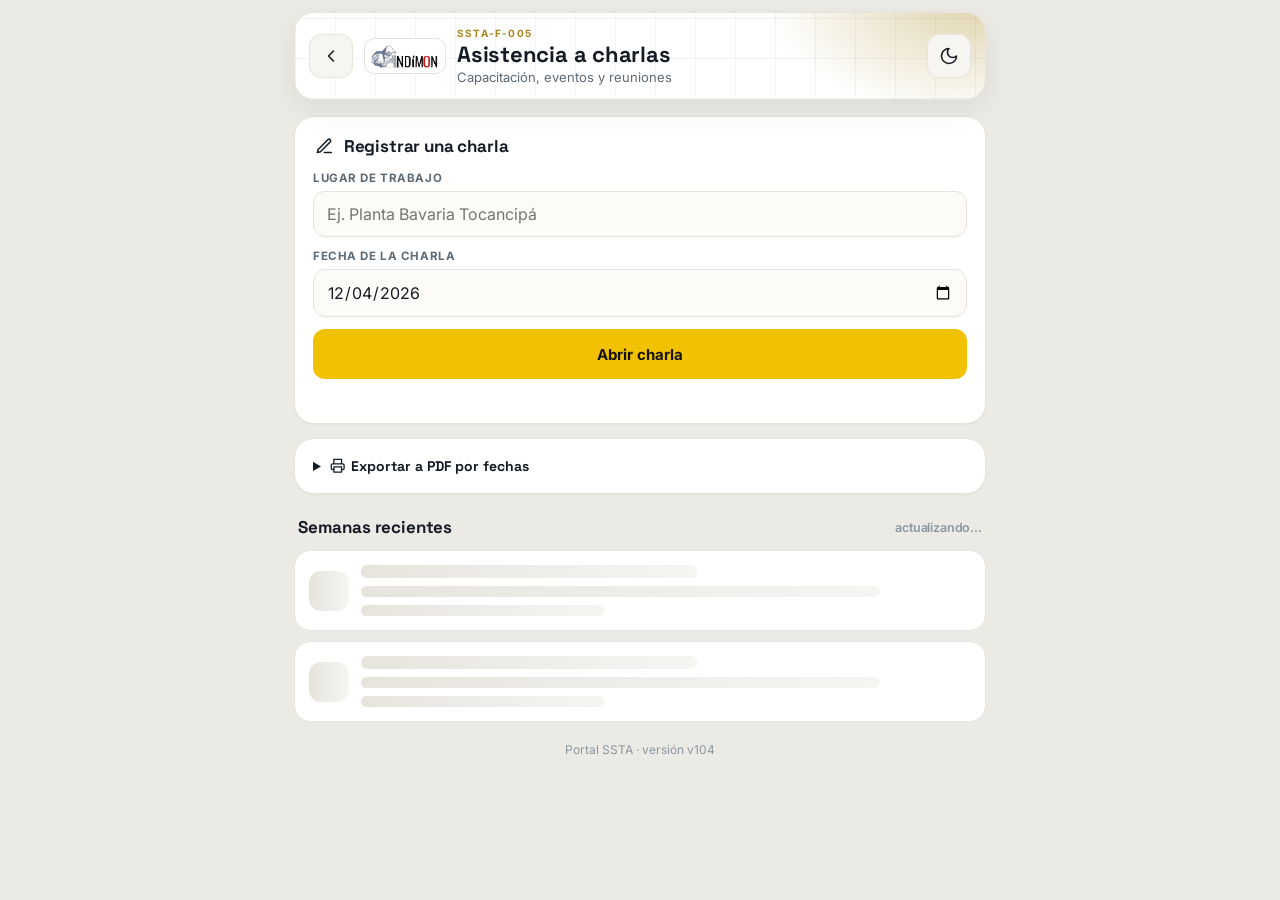
<file: asistencia.html>
<!DOCTYPE html>
<html lang="es">
<head>
<meta charset="UTF-8">
<meta name="viewport" content="width=device-width, initial-scale=1.0">
<title>SSTA-F-005 · Asistencia a charlas</title>
<link rel="stylesheet" href="tokens.css">
<link rel="stylesheet" href="common.css">
<style>
:root{ --amber:var(--ambar-310); --amber-dark:var(--ambar-570); --ink:var(--pizarra-900); --line:var(--pizarra-100); --muted:var(--pizarra-400); --ok:var(--verde-570); --warn:var(--rojo-550); --azul:var(--azul-550); }
*{box-sizing:border-box;}
body{margin:0;background:var(--bg,var(--gris-70));color:var(--ink);font-family:var(--font-family,-apple-system,sans-serif);padding-bottom:120px;}
.wrap{max-width:680px;margin:0 auto;padding:0 14px;}
.hdr{display:block;background:var(--ink);padding:1.3rem 1.2rem 1.05rem;margin:0 -14px 14px;border-radius:0 0 16px 16px;}
.hdr .eyebrow{font-size:10px;letter-spacing:.12em;text-transform:uppercase;color:var(--pizarra-400);margin-bottom:6px;}
.hdr h1{font-family:var(--font-display);font-size:18px;color:var(--blanco);margin:0 0 2px;}
.hdr p{font-size:11.5px;color:var(--pizarra-400);margin:0;}
.hdr a.back{display:inline-block;margin-bottom:10px;font-size:11.5px;color:var(--ambar-310);text-decoration:none;font-weight:600;}
.card{background:var(--paper,var(--blanco));border:1px solid var(--line);border-radius:12px;padding:14px 15px;margin-bottom:12px;}
.card h2{font-family:var(--font-display);font-size:14.5px;margin:0 0 10px;}
.field{margin-bottom:12px;position:relative;}
.field label{font-size:11px;font-weight:700;color:var(--muted);text-transform:uppercase;display:block;margin-bottom:6px;}
.field input,.field textarea{width:100%;border:1.5px solid var(--line);border-radius:8px;padding:12px 13px;font-size:16px;min-height:46px;background:var(--gris-10);font-family:inherit;}
.field textarea{min-height:70px;resize:vertical;}
.grid2{display:grid;grid-template-columns:1fr 1fr;gap:10px;}
/* iPhone (Safari/Brave): los campos de fecha y hora traen un ancho mínimo propio
   y el texto centrado; se salían de la tarjeta y se montaban sobre el de al lado. */
.grid2{grid-template-columns:minmax(0,1fr) minmax(0,1fr) !important;}
.field input[type=date],.field input[type=time]{-webkit-appearance:none;appearance:none;min-width:0;max-width:100%;width:100%;display:block;text-align:left;}
.field input::-webkit-date-and-time-value{text-align:left;}
.field select{width:100%;border:1.5px solid var(--line);border-radius:8px;padding:12px 13px;font-size:16px;min-height:46px;background:var(--gris-10);font-family:inherit;color:var(--ink);-webkit-appearance:none;appearance:none;
  background-image:linear-gradient(45deg,transparent 50%,var(--pizarra-400) 50%),linear-gradient(135deg,var(--pizarra-400) 50%,transparent 50%);background-position:calc(100% - 18px) 50%,calc(100% - 12px) 50%;background-size:6px 6px;background-repeat:no-repeat;padding-right:32px;}
.field select + input{margin-top:8px;}
.btn{display:block;width:100%;text-align:center;background:var(--ink);color:var(--blanco);font-weight:700;font-size:14px;border:none;border-radius:10px;padding:14px;margin-top:8px;cursor:pointer;font-family:inherit;}
.btn.amber{background:var(--amber);color:var(--pizarra-900);}
.btn.ghost{background:var(--blanco);border:1.5px solid var(--line);color:var(--ink);}
.btn:disabled{opacity:.55;}
.chips{display:flex;flex-wrap:wrap;gap:6px;margin-top:7px;}
.chips button{border:1.5px solid var(--line);background:var(--blanco);border-radius:20px;padding:6px 11px;font-size:12.5px;font-weight:600;cursor:pointer;color:var(--ink);}
.chips button.on{border-color:var(--amber);background:var(--arena-50);}
.status-msg{font-size:12.5px;color:var(--muted);text-align:center;margin-top:10px;min-height:16px;}
.empty{background:var(--blanco);border:1px solid var(--line);border-radius:14px;padding:1.6rem;text-align:center;color:var(--muted);font-size:13px;}
.aviso{background:var(--rojo-50);border:1px solid var(--rojo-160);color:var(--rojo-700);border-radius:10px;padding:11px 13px;font-size:12.5px;line-height:1.45;margin-bottom:12px;}
.aviso.info{background:var(--pizarra-50);border-color:var(--pizarra-160);color:var(--azul-700);}
.screen{display:none;}
.screen.active{display:block;}
.semana-item{display:block;background:var(--blanco);border:1px solid var(--line);border-left:4px solid var(--azul);border-radius:12px;padding:12px 14px;margin-bottom:9px;text-decoration:none;color:inherit;cursor:pointer;}
.semana-item .t{font-family:var(--font-display);font-weight:700;font-size:13.5px;}
.semana-item .m{font-size:11.5px;color:var(--muted);margin-top:3px;line-height:1.4;}
.dia-item{display:flex;gap:12px;align-items:center;background:var(--blanco);border:1px solid var(--line);border-radius:12px;padding:11px 13px;margin-bottom:8px;cursor:pointer;}
.dia-item.hoy{border-color:var(--amber);box-shadow:0 0 0 2px var(--ambar-100);}
.dia-item .dn{width:52px;flex-shrink:0;text-align:center;}
.dia-item .dn b{display:block;font-family:var(--font-display);font-size:13px;}
.dia-item .dn span{font-size:11px;color:var(--muted);}
.dia-item .dt{flex:1;min-width:0;}
.dia-item .tema{font-weight:700;font-size:13px;overflow:hidden;text-overflow:ellipsis;}
.dia-item .tema.vacio{color:var(--pizarra-300);font-weight:500;}
.dia-item .meta{font-size:11px;color:var(--muted);margin-top:2px;}
.dia-item .n{font-size:11px;font-weight:700;background:var(--gris-70);color:var(--pizarra-600);border-radius:20px;padding:3px 9px;flex-shrink:0;}
.guardado{display:flex;align-items:center;gap:10px;border:1px solid var(--line);border-radius:12px;padding:10px 12px;margin-bottom:8px;background:var(--blanco);}
.guardado.quitado{opacity:.45;text-decoration:line-through;}
.guardado .gi{flex:1;min-width:0;}
.guardado .gn{font-weight:700;font-size:13px;line-height:1.3;overflow-wrap:anywhere;}
.guardado .gm{font-size:11px;color:var(--muted);}
.guardado img{height:34px;width:72px;object-fit:contain;flex-shrink:0;}
.guardado .sf{font-size:10.5px;color:var(--ok);font-weight:700;}
.guardado .sf.no{color:var(--warn);}

.as-row{border:1px solid var(--line);border-radius:12px;padding:12px 12px 10px;margin-bottom:12px;background:var(--gris-10);}
.as-row input{width:100%;border:1.5px solid var(--gris-90);border-radius:8px;padding:10px 12px;font-size:15px;margin-bottom:8px;background:var(--blanco);min-height:44px;font-family:inherit;}
.as-row .firma-lbl{font-size:10.5px;font-weight:700;color:var(--muted);text-transform:uppercase;margin:4px 0 6px;display:block;}
.fila-cab{display:flex;align-items:center;justify-content:space-between;gap:10px;margin:-2px 0 10px;}
.fila-cab .fila-n{font-size:11px;font-weight:700;color:var(--muted);text-transform:uppercase;letter-spacing:.05em;}
.btn-quitar{display:inline-flex;align-items:center;gap:5px;flex-shrink:0;border:1.5px solid var(--rojo-160);background:var(--blanco);color:var(--warn);font-size:12.5px;font-weight:700;border-radius:20px;padding:6px 12px;min-height:34px;cursor:pointer;font-family:inherit;}
.btn-quitar:active{background:var(--rojo-50);}
canvas.mini-pad{width:100%;height:150px;border:1.5px dashed var(--arena-250);border-radius:8px;background:var(--blanco);touch-action:none;cursor:crosshair;display:block;}
.sig-actions{display:flex;justify-content:space-between;align-items:center;margin-top:5px;}
.sig-actions button{font-size:11px;border:1px solid var(--line);background:var(--blanco);border-radius:5px;padding:5px 10px;cursor:pointer;color:var(--muted);}
.sig-status{font-size:11px;color:var(--muted);}
.sig-status.signed{color:var(--ok);font-weight:700;}
.sec-t{font-family:var(--font-display);font-size:13.5px;font-weight:700;margin:16px 2px 8px;display:flex;justify-content:space-between;align-items:center;}
.sec-t span{font-size:11px;color:var(--muted);font-weight:600;}
.version-portal{font-size:10.5px;color:var(--muted);text-align:center;margin:18px 0 0;}
.modal-fondo{position:fixed;inset:0;background:rgba(15,25,35,.5);z-index:9000;display:flex;align-items:flex-end;justify-content:center;}
.modal{background:var(--blanco);border-radius:16px 16px 0 0;width:100%;max-width:680px;max-height:80vh;overflow:auto;padding:16px;}
.modal h3{margin:0 0 10px;font-size:15px;}
.toast.aviso{background:var(--rojo-700);}
.toast{position:fixed;left:50%;transform:translateX(-50%);bottom:78px;background:var(--verde-570);color:var(--blanco);font-weight:600;font-size:13px;padding:10px 16px;border-radius:9px;z-index:9500;box-shadow:0 3px 12px rgba(0,0,0,.25);max-width:92%;}

/* ── Hoja SSTA-F-005 para imprimir / PDF (carta horizontal) ── */
.f5{padding:1px 2px 0 1px;font-family:Arial, Helvetica, sans-serif;color:var(--negro);font-size:8.5px;-webkit-print-color-adjust:exact;print-color-adjust:exact;}
.f5 table{width:100%;border-collapse:collapse;table-layout:fixed;}
.f5 td,.f5 th{border:1px solid var(--negro);padding:2px 4px;vertical-align:middle;overflow-wrap:anywhere;}
.f5 tr{break-inside:avoid;page-break-inside:avoid;}
.f5 .cab .logo img{max-height:44px;max-width:100%;display:block;margin:0 auto;}
.f5 .cab .tit{text-align:center;font-weight:700;font-size:11px;}
.f5 .cab .meta td{font-size:7px;padding:1px 3px;border:none;border-bottom:1px solid var(--negro);}
.f5 .cab .meta tr:last-child td{border-bottom:none;}
.f5 .cab .meta td + td{border-left:1px solid var(--negro);}
.f5 .cab td.meta-c{padding:0;}
.f5 .azul{background:var(--azul-400);font-weight:700;text-align:center;}
.f5 .tem td{height:17px;font-size:8.5px;}
.f5 .tem b{font-weight:700;}
.f5 .asis{margin-top:-1px;}
.f5 .asis thead th{font-weight:700;font-size:8px;text-align:center;}
.f5 .asis thead tr.dias th{background:var(--blanco);font-size:8px;padding:1px 2px;}
.f5 .asis td{height:30px;}
.f5 .asis td.n{text-align:center;font-size:7px;}
.f5 .asis td.f{text-align:center;padding:1px;}
.f5 .asis td.f img{max-height:26px;max-width:100%;}
.f5 .asis td.f .no{font-size:7.5px;font-weight:700;color:var(--rojo-700);}
.f5 .asis td.f.nd{background:var(--gris-80);color:var(--gris-500);font-size:8px;}
.f5 .tem .sin{color:var(--gris-500);font-style:italic;}
.f5 .asis td.f .tx{font-size:6.5px;color:var(--gris-800);}
.f5 .pie{font-size:6.5px;color:var(--gris-650);text-align:right;margin-top:3px;}
</style>
<link rel="stylesheet" href="portal-ui.css">
<script src="portal-ui.js"></script>
<link rel="stylesheet" href="ui-extra.css">
<script src="ui-extra.js"></script>
</head>
<body>
<div class="wrap">

<!-- ═══════ INICIO ═══════ -->
<div class="screen active" id="screenInicio">
  <div class="hdr">
    <a class="back" href="index.html">← Volver al portal</a>
    <div class="marca-titulo"><span class="marca" role="img" aria-label="INDIMON"></span><div><div class="eyebrow">SSTA-F-005</div>
    <h1>Asistencia a charlas</h1>
    <p>Capacitación, eventos y reuniones</p></div></div>
  </div>
  <div id="avisoServidor"></div>
  <div class="card">
    <h2>✍️ Registrar una charla</h2>
    <div class="field"><label>Lugar de trabajo</label><input type="text" id="inLugar" autocomplete="off" placeholder="Ej. Planta Bavaria Tocancipá"></div>
    <div class="field"><label>Fecha de la charla</label><input type="date" id="inFecha"></div>
    <button class="btn amber" id="btnAbrirCharla">Abrir charla</button>
    <div class="status-msg" id="inicioStatus"></div>
  </div>
  <details class="card" id="cardRango">
    <summary style="font-family:var(--font-display);font-weight:700;font-size:14px;cursor:pointer;">🖨️ Exportar a PDF por fechas</summary>
    <div style="margin-top:12px;">
      <div class="grid2">
        <div class="field"><label>Desde</label><input type="date" id="rgDesde"></div>
        <div class="field"><label>Hasta</label><input type="date" id="rgHasta"></div>
      </div>
      <div class="field"><label>Lugar de trabajo (vacío = todos)</label><input type="text" id="rgLugar" autocomplete="off" placeholder="Todos los lugares"></div>
      <button class="btn amber" id="btnPdfRango">Exportar</button>
      <div class="status-msg" id="rangoStatus"></div>
    </div>
  </details>
  <div class="sec-t">Semanas recientes <span id="semanasNota"></span></div>
  <div id="semanasList"><div class="status-msg">Cargando…</div></div>
  <div class="version-portal">Portal SSTA · versión v104</div>
</div>

<!-- ═══════ SEMANA ═══════ -->
<div class="screen" id="screenSemana">
  <div class="hdr">
    <a class="back" href="#" id="backSemana">← Semanas</a>
    <div class="eyebrow" id="semLugar">—</div>
    <h1 id="semTitulo">Semana</h1>
    <p id="semSub">—</p>
  </div>
  <div id="semAviso"></div>
  <div id="diasList"></div>
  <button class="btn amber" id="btnPdfSemana">🖨️ Ver / exportar PDF de la semana</button>
  <button class="btn ghost" id="btnRefrescarSemana">↻ Actualizar (ver lo de otros celulares)</button>
</div>

<!-- ═══════ DÍA ═══════ -->
<div class="screen" id="screenDia">
  <div class="hdr">
    <a class="back" href="#" id="backDia">← Semana</a>
    <div class="eyebrow" id="diaLugar">—</div>
    <h1 id="diaTitulo">—</h1>
    <p id="diaSub">SSTA-F-005 · Charla del día</p>
  </div>
  <div class="card">
    <div class="field"><label>Tema de la charla</label><textarea id="inTema" placeholder="Ej. Uso correcto del arnés y línea de vida"></textarea></div>
    <div class="grid2">
      <div class="field"><label>Hora</label><input type="time" id="inHora"></div>
      <div class="field"><label>Duración</label>
        <select id="selDuracion">
          <option value="">Elegir…</option>
          <option>5 min</option><option>10 min</option><option>15 min</option><option>20 min</option><option>30 min</option><option>45 min</option>
          <option>1 hora</option><option>1 hora 30 min</option><option>2 horas</option><option>3 horas</option><option>4 horas</option><option>5 horas</option><option>6 horas</option>
          <option value="otra">Otra…</option>
        </select>
        <input type="text" id="inDuracion" placeholder="Escribe la duración" hidden>
      </div>
    </div>
    <div class="field"><label>Ejecutor (quien da la charla)</label><input type="text" id="inEjecutor" autocomplete="off" placeholder="Nombre (escribe para buscar)"></div>
    <div class="field" id="campoEjecutor2" hidden><label>Segundo ejecutor <button type="button" id="btnQuitarEjecutor2" class="btn-quitar" style="float:right;min-height:26px;padding:2px 10px;font-size:11.5px;margin-top:-4px;">✕ Quitar</button></label>
      <input type="text" id="inEjecutor2" autocomplete="off" placeholder="Nombre (escribe para buscar)"></div>
    <button type="button" class="btn ghost" id="btnEjecutor2" style="font-size:12.5px;padding:10px;margin-top:0;">+ Agregar otro ejecutor</button>
  </div>

  <div class="sec-t">Asistentes <span id="cuentaAsis">0</span></div>
  <div id="guardadosList"></div>
  <div id="nuevosList"></div>
  <button class="btn ghost" id="btnAgregarAsis" style="font-size:13px;">+ Agregar asistente</button>
  <div class="grid2">
    <button class="btn ghost" id="btnTraerAts" style="font-size:12.5px;padding:12px 8px;">🧭 Traer del ATS</button>
    <button class="btn ghost" id="btnCopiarDia" style="font-size:12.5px;padding:12px 8px;">📋 Lista de otro día</button>
  </div>
  <button class="btn amber" id="btnGuardarDia" style="margin-top:16px;">Guardar charla</button>
  <div class="status-msg" id="diaStatus"></div>
</div>

</div>

<script src="config.js"></script>
<script src="common.js"></script>
<script>
OfflineBanner.init();
OutboxBadge.init();
if (typeof Outbox !== 'undefined') Outbox.flush();
if (typeof UpdateManager !== 'undefined') UpdateManager.init();

/* ============================================================
   CONTROL DE ASISTENCIA A CAPACITACIÓN, EVENTOS Y REUNIONES (SSTA-F-005)
   El formato es semanal: una hoja por semana y lugar, con el tema de cada
   día y la firma de cada trabajador en la columna del día que asistió.
   Aquí se diligencia día por día desde el celular (tema + firmas) y la hoja
   semanal se arma sola para imprimir o guardar en PDF.
   ============================================================ */
const URL_ASIS = (PORTAL_CONFIG.BACKENDS.asistencia && PORTAL_CONFIG.BACKENDS.asistencia.url) || '';
const URL_PERSONAL = PORTAL_CONFIG.BACKENDS.personal && PORTAL_CONFIG.BACKENDS.personal.url;
const DIAS = ['lun','mar','mie','jue','vie','sab','dom'];
const NOMBRE_DIA = { lun:'Lunes', mar:'Martes', mie:'Miércoles', jue:'Jueves', vie:'Viernes', sab:'Sábado', dom:'Domingo' };
const $ = (id)=>document.getElementById(id);
const token = ()=>PORTAL_CONFIG.API_TOKEN;

/* ---------- almacenamiento local (nunca debe tumbar la página) ---------- */
const LS = { semanas:'ssta-asis-semanas', lugar:'ssta-asis-lugar', personal:'ssta-asis-personal',
             doc:(c)=>'ssta-asis-doc:'+c, borrador:(c,d)=>'ssta-asis-borrador:'+c+':'+d };
function lsGet(k, def){ try{ const v = localStorage.getItem(k); return v ? JSON.parse(v) : def; }catch(e){ return def; } }
function lsSet(k, v){ try{ localStorage.setItem(k, JSON.stringify(v)); return true; }catch(e){ return false; } }
function lsDel(k){ try{ localStorage.removeItem(k); }catch(e){} }

/* ---------- fechas (siempre texto AAAA-MM-DD, en hora local) ---------- */
function hoyISO(){ const d = new Date(); d.setMinutes(d.getMinutes() - d.getTimezoneOffset()); return d.toISOString().slice(0,10); }
function sumarDias(iso, n){ const p = iso.split('-').map(Number); const d = new Date(Date.UTC(p[0], p[1]-1, p[2]+n)); return d.toISOString().slice(0,10); }
function diaSemana(iso){ const p = iso.split('-').map(Number); return new Date(Date.UTC(p[0], p[1]-1, p[2])).getUTCDay(); }
function lunesDe(iso){ const w = diaSemana(iso); return sumarDias(iso, w === 0 ? -6 : 1 - w); }
function diaDe(iso){ return DIAS[(diaSemana(iso) + 6) % 7]; }
function fechaDelDia(doc, dia){ return sumarDias(doc.semanaDel, DIAS.indexOf(dia)); }
function fechaCorta(iso){ return /^\d{4}-\d{2}-\d{2}$/.test(iso||'') ? iso.slice(8,10)+'/'+iso.slice(5,7)+'/'+iso.slice(0,4) : (iso||''); }
function fechaBonita(iso, conAnio){ const p = iso.split('-').map(Number); return new Date(p[0], p[1]-1, p[2]).toLocaleDateString('es-CO', conAnio ? {day:'numeric', month:'long', year:'numeric'} : {day:'numeric', month:'short'}); }
function normLugar(s){ return String(s||'').trim().toUpperCase().replace(/\s+/g,' '); }
function clavePersona(p){ const c = String((p && p.cedula) || '').replace(/[^0-9A-Za-z]/g,''); return c ? 'C:'+c : 'N:'+String((p && p.nombre) || '').trim().toUpperCase().replace(/\s+/g,' '); }
function nuevoOpId(){ return 'asi-' + Date.now().toString(36) + '-' + Math.random().toString(36).slice(2,8); }
function codigoLocal(semanaDel){ return 'ASI-' + semanaDel.replace(/-/g,'') + '-' + String(Math.floor(Math.random()*900000)+100000); }
function toast(msg, tipo){ const t = document.createElement('div'); t.className = 'toast' + (tipo ? ' ' + tipo : ''); t.textContent = msg; document.body.appendChild(t); setTimeout(()=>t.remove(), tipo ? 6000 : 3500); }

/* ---------- respuestas del servidor ----------
   Si el Apps Script no está publicado para "Cualquier usuario" (o la URL es
   de otra implementación), Google responde con una PÁGINA (inicio de sesión
   o error), no con datos. Antes eso se trataba como "sin señal": la charla
   quedaba en cola para siempre sin que nadie supiera por qué. */
const MSG_PAGINA = 'El servidor de asistencia respondió con una página en vez de datos. Revisa en Apps Script → Implementar → Administrar implementaciones: debe decir "Ejecutar como: yo" y "Acceso: Cualquier usuario", y la URL de config.js debe ser la de esa implementación (termina en /exec).';
async function leerJson(res){
  const texto = await res.text();
  try { return JSON.parse(texto); }
  catch(e){ const err = new Error(MSG_PAGINA + ' (HTTP ' + res.status + ')'); err.pagina = true; throw err; }
}

/* ---------- la misma mezcla que hace el servidor (para mostrar lo pendiente) ---------- */
function mezclarDia(doc, body){
  doc.dias = doc.dias || {};
  const previo = doc.dias[body.dia] || { tema:'', hora:'', duracion:'', ejecutor:'', asistentes:[] };
  const quitar = new Set(body.quitar || []);
  const lista = [], indice = {};
  (previo.asistentes || []).forEach(a=>{ const k = clavePersona(a); if (quitar.has(k)) return; indice[k] = lista.length; lista.push(a); });
  (body.asistentes || []).forEach(a=>{
    if (!String(a.nombre||'').trim()) return;
    const p = { nombre:String(a.nombre).trim(), cedula:String(a.cedula||'').trim(), cargo:String(a.cargo||'').trim(), firma:a.firma || '', pendiente: !!body._pendiente };
    const k = clavePersona(p);
    if (k in indice){ if (!p.firma) p.firma = lista[indice[k]].firma || ''; lista[indice[k]] = p; }
    else { indice[k] = lista.length; lista.push(p); }
  });
  const campo = (k)=> Object.prototype.hasOwnProperty.call(body, k) ? String(body[k]||'').trim() : (previo[k] || '');
  doc.dias[body.dia] = { tema:campo('tema'), hora:campo('hora'), duracion:campo('duracion'), ejecutor:campo('ejecutor'), ejecutorCedula:campo('ejecutorCedula'), asistentes:lista };
  if (body.opId) doc.opIds = (doc.opIds || []).concat([body.opId]);
  return doc;
}
/* Copia para guardar en el equipo sin las imágenes (pesan): se deja una marca. */
function sinImagenes(doc){
  return JSON.parse(JSON.stringify(doc, (k, v)=> (k === 'firma' && typeof v === 'string' && v.indexOf('data:image') === 0) ? '✓' : v));
}
function guardarCache(doc){
  if (!doc || !doc.code) return;
  // Sin servidor (modo solo-equipo) la semana guarda también las firmas: es la única copia.
  if (!URL_ASIS && lsSet(LS.doc(doc.code), doc)) return;
  lsSet(LS.doc(doc.code), sinImagenes(doc));
}
/* Lo que está en la cola sin señal para esta semana se suma a lo que se ve. */
async function aplicarPendientes(doc){
  doc._pendientes = 0;
  if (typeof Outbox === 'undefined' || !URL_ASIS) return doc;
  let items = [];
  try { items = await Outbox.list(); } catch(e){ return doc; }
  items.filter(it=> it.url === URL_ASIS && it.body && it.body.action === 'guardarDia' &&
      (it.body.code === doc.code || (lunesDe(it.body.semanaDel || doc.semanaDel) === doc.semanaDel && normLugar(it.body.lugar) === normLugar(doc.lugar))) &&
      !(doc.opIds || []).includes(it.body.opId))
    .forEach(it=>{ mezclarDia(doc, Object.assign({}, it.body, { _pendiente:true, opId:null })); doc._pendientes++; });
  return doc;
}

/* ---------- navegación ---------- */
function showScreen(id){ document.querySelectorAll('.screen').forEach(s=>s.classList.remove('active')); $(id).classList.add('active'); window.scrollTo(0,0); }
$('backSemana').addEventListener('click', e=>{ e.preventDefault(); cargarSemanas(); showScreen('screenInicio'); });
$('backDia').addEventListener('click', e=>{ e.preventDefault(); if (hayCambiosSinGuardar() && !confirm('Hay asistentes o cambios sin guardar. Quedan guardados como borrador en este equipo. ¿Salir?')) return; mostrarSemana(); });

/* ---------- autocompletar (propio: el <datalist> casi no funciona en iPhone) ---------- */
function autocompletar(inputEl, buscar, onSelect){
  let box = null;
  const cerrar = ()=>{ if (box){ box.remove(); box = null; } };
  function abrir(){
    cerrar();
    const q = inputEl.value.trim().toLowerCase();
    if (!q) return;
    const items = buscar(q).slice(0, 6);
    if (!items.length) return;
    box = document.createElement('div');
    box.className = 'autocomplete-box';
    const r = inputEl.getBoundingClientRect();
    Object.assign(box.style, { position:'absolute', left:(r.left + scrollX)+'px', top:(r.bottom + scrollY + 2)+'px', width:r.width+'px' });
    items.forEach(it=>{
      const d = document.createElement('div');
      d.className = 'autocomplete-item';
      d.innerHTML = '<b>' + esc(it.titulo) + '</b>' + (it.sub ? '<span>' + esc(it.sub) + '</span>' : '');
      d.addEventListener('mousedown', e=>{ e.preventDefault(); onSelect(it); cerrar(); });
      box.appendChild(d);
    });
    document.body.appendChild(box);
  }
  inputEl.addEventListener('input', abrir);
  inputEl.addEventListener('focus', abrir);
  inputEl.addEventListener('blur', ()=>setTimeout(cerrar, 150));
  inputEl.addEventListener('keydown', (e)=>{ if (e.key === 'Escape' || e.key === 'Enter') cerrar(); });
  // Al abrir el teclado el celular desplaza la página: si se cerrara con
  // cada desplazamiento, las sugerencias desaparecerían justo al escribir.
  // Mientras se escribe en el campo, la lista lo sigue.
  window.addEventListener('scroll', ()=>{
    if (!box) return;
    if (document.activeElement !== inputEl) { cerrar(); return; }
    const r = inputEl.getBoundingClientRect();
    box.style.left = (r.left + scrollX) + 'px'; box.style.top = (r.bottom + scrollY + 2) + 'px';
  }, true);
}

/* ---------- base de datos de personal (la misma del anexo) ---------- */
let personal = lsGet(LS.personal, []);
async function cargarPersonal(){
  if (!URL_PERSONAL) return;
  try {
    const res = await fetchWithRetry(URL_PERSONAL + '?action=listPersonal&token=' + encodeURIComponent(token()));
    const data = await res.json();
    if (data.ok && Array.isArray(data.personal)){ personal = data.personal; lsSet(LS.personal, personal); }
  } catch(e){ /* sin señal: se usa la última lista guardada en el equipo */ }
}
const buscarPersona = (q)=> personal.filter(p=> String(p.nombre||'').toLowerCase().includes(q) || String(p.cedula||'').includes(q))
  .map(p=>({ titulo:p.nombre, sub:'CC ' + p.cedula + (p.cargo ? ' · ' + p.cargo : ''), p }));

/* ================= INICIO ================= */
let semanasCache = lsGet(LS.semanas, []);
$('inFecha').value = hoyISO();
$('inLugar').value = lsGet(LS.lugar, '');
autocompletar($('inLugar'), (q)=>{
  const vistos = new Set(), out = [];
  semanasCache.forEach(s=>{ const L = String(s.lugar||''); if (L.toLowerCase().includes(q) && !vistos.has(normLugar(L))){ vistos.add(normLugar(L)); out.push({ titulo:L }); } });
  return out;
}, (it)=>{ $('inLugar').value = it.titulo; });

if (!URL_ASIS) {
  $('avisoServidor').innerHTML = '<div class="aviso info"><b>Modo solo en este equipo.</b> Todavía no está configurado el servidor de asistencia (falta la URL en config.js → BACKENDS.asistencia). Las charlas se guardan en este celular y se pueden imprimir o guardar en PDF, pero no se comparten con otros equipos.</div>';
}

let semanasCargando = false;
function renderSemanas(){
  const el = $('semanasList');
  if (!semanasCache.length && semanasCargando && window.UX){ el.innerHTML = UX.esqueleto(2, 'Cargando semanas…'); return; }
  if (!semanasCache.length){ el.innerHTML = '<div class="empty">Aún no hay semanas registradas. Abre la primera charla arriba.</div>'; return; }
  el.innerHTML = semanasCache.map(s=>`
    <div class="semana-item" data-code="${esc(s.code)}">
      <div class="t">Semana del ${esc(fechaBonita(s.semanaDel))} al ${esc(fechaBonita(s.semanaAl || sumarDias(s.semanaDel,6), true))}</div>
      <div class="m">📍 ${esc(s.lugar)} · ${Number(s.charlas)||0} charla${Number(s.charlas)===1?'':'s'} · ${Number(s.asistentes)||0} persona${Number(s.asistentes)===1?'':'s'}${s.local ? ' · <b>solo en este equipo</b>' : ''}</div>
      ${s.temas ? `<div class="m">${esc(String(s.temas).slice(0,160))}</div>` : ''}
    </div>`).join('');
  el.querySelectorAll('.semana-item').forEach(x=> x.addEventListener('click', ()=> abrirSemanaPorCodigo(x.dataset.code)));
}
async function cargarSemanas(){
  semanasCargando = !!URL_ASIS;
  renderSemanas();
  semanasCargando = false;
  if (!URL_ASIS){
    // Modo local: el listado sale de lo guardado en el equipo.
    semanasCache = semanasCache.map(s=>{ const d = lsGet(LS.doc(s.code), null); return d ? Object.assign(s, resumenLocal(d)) : s; });
    renderSemanas(); return;
  }
  $('semanasNota').textContent = 'actualizando…';
  try {
    const res = await fetchWithRetry(URL_ASIS + '?list=1&token=' + encodeURIComponent(token()));
    const data = await leerJson(res);
    $('avisoServidor').innerHTML = '';
    if (data.ok && Array.isArray(data.rows)){
      const locales = semanasCache.filter(s=> s.local && !data.rows.some(r=> r.code === s.code || (r.semanaDel === s.semanaDel && normLugar(r.lugar) === normLugar(s.lugar))));
      semanasCache = locales.concat(data.rows);
      lsSet(LS.semanas, semanasCache);
      $('semanasNota').textContent = '';
    } else $('semanasNota').textContent = (data && data.error) ? 'error: ' + data.error : '';
  } catch(e){
    $('semanasNota').textContent = e.pagina ? 'el servidor no respondió con datos' : 'sin conexión (lista guardada)';
    if (e.pagina) $('avisoServidor').innerHTML = '<div class="aviso">⚠️ ' + esc(e.message) + '</div>';
  }
  renderSemanas();
}
function resumenLocal(doc){
  const personas = new Set(); let charlas = 0; const temas = [];
  DIAS.forEach(d=>{ const x = doc.dias && doc.dias[d]; if (!x) return; if (x.tema){ charlas++; temas.push(NOMBRE_DIA[d] + ': ' + x.tema); } (x.asistentes||[]).forEach(a=>personas.add(clavePersona(a))); });
  return { code:doc.code, semanaDel:doc.semanaDel, semanaAl:doc.semanaAl, lugar:doc.lugar, charlas, asistentes:personas.size, temas:temas.join(' | ') };
}
function recordarSemana(doc, local){
  const r = resumenLocal(doc);
  if (local) r.local = true;
  semanasCache = [r].concat(semanasCache.filter(s=> s.code !== doc.code));
  lsSet(LS.semanas, semanasCache);
}

/* ================= ABRIR ================= */
let semana = null;   // la semana abierta
let diaActual = null;

$('btnAbrirCharla').addEventListener('click', async ()=>{
  const lugar = $('inLugar').value.trim(), fecha = $('inFecha').value;
  const st = $('inicioStatus');
  if (!lugar){ st.textContent = 'Escribe el lugar de trabajo.'; $('inLugar').focus(); return; }
  if (!fecha){ st.textContent = 'Elige la fecha.'; return; }
  lsSet(LS.lugar, lugar);
  const btn = $('btnAbrirCharla'); btn.disabled = true; st.textContent = 'Abriendo…';
  try {
    semana = await obtenerSemana(fecha, lugar);
    st.textContent = '';
    abrirDia(diaDe(fecha));
  } finally { btn.disabled = false; }
});

/* La semana de esa fecha y lugar: la del servidor si hay señal; si no, la
   guardada en el equipo, o una nueva con código propio (el servidor la une
   con la de otro celular si ya existía). */
async function obtenerSemana(fecha, lugar){
  const semanaDel = lunesDe(fecha);
  if (URL_ASIS && navigator.onLine){
    try {
      const res = await fetchWithRetry(URL_ASIS, { method:'POST', headers:{'Content-Type':'text/plain;charset=utf-8'},
        body: JSON.stringify({ action:'abrirSemana', fecha, lugar, opId:nuevoOpId(), token:token() }) });
      const data = await leerJson(res);
      if (data.ok && data.semana){
        const doc = await aplicarPendientes(data.semana);
        guardarCache(data.semana); recordarSemana(data.semana, false);
        return doc;
      }
      if (ClavePortal.esErrorDeClave(data)) throw new Error('clave');
    } catch(e){ /* sigue con lo del equipo */ }
  }
  const conocida = semanasCache.find(s=> s.semanaDel === semanaDel && normLugar(s.lugar) === normLugar(lugar));
  const code = conocida ? conocida.code : codigoLocal(semanaDel);
  // Una semana que existe en el servidor pero nunca se abrió en este equipo:
  // sin señal no se sabe qué tiene; se marca para no decir "sin charla".
  const doc = lsGet(LS.doc(code), null) || { code, semanaDel, semanaAl:sumarDias(semanaDel,6), lugar, dias:{}, opIds:[], version:0, local:!conocida, sinDetalle:!!(conocida && !conocida.local) };
  if (!conocida) recordarSemana(doc, true);
  return aplicarPendientes(doc);
}
async function traerSemana(code){
  if (URL_ASIS && navigator.onLine && !/^local/.test(code)){
    try {
      const res = await fetchWithRetry(URL_ASIS + '?code=' + encodeURIComponent(code) + '&token=' + encodeURIComponent(token()));
      const data = await leerJson(res);
      if (data.ok && data.semana){ guardarCache(data.semana); recordarSemana(data.semana, false); return aplicarPendientes(data.semana); }
    } catch(e){}
  }
  const doc = lsGet(LS.doc(code), null);
  if (doc) return aplicarPendientes(doc);
  const s = semanasCache.find(x=> x.code === code);
  if (!s) return null;
  return aplicarPendientes({ code, semanaDel:s.semanaDel, semanaAl:s.semanaAl, lugar:s.lugar, dias:{}, opIds:[], sinDetalle:true });
}
async function abrirSemanaPorCodigo(code){
  $('semanasNota').textContent = 'abriendo…';
  semana = await traerSemana(code);
  $('semanasNota').textContent = '';
  if (!semana){ alert('No se pudo abrir esa semana. Verifique su conexión.'); return; }
  mostrarSemana();
}

/* ================= SEMANA ================= */
function mostrarSemana(){
  const s = semana;
  $('semLugar').textContent = '📍 ' + s.lugar;
  $('semTitulo').textContent = 'Semana del ' + fechaBonita(s.semanaDel) + ' al ' + fechaBonita(s.semanaAl || sumarDias(s.semanaDel,6), true);
  $('semSub').textContent = 'SSTA-F-005 · Control de asistencia';
  const avisos = [];
  if (s._pendientes) avisos.push('<div class="aviso info">⏳ ' + s._pendientes + ' guardado(s) de esta semana están en cola en este equipo. Ya se ven aquí y se envían solos en cuanto el servidor los reciba.</div>');
  if (s.sinDetalle) avisos.push('<div class="aviso">Sin conexión: esta semana no se había abierto en este equipo, así que solo se ve lo registrado aquí. Lo de otros celulares aparece al volver la señal.</div>');
  $('semAviso').innerHTML = avisos.join('');
  const hoy = hoyISO();
  $('diasList').innerHTML = DIAS.map(d=>{
    const f = fechaDelDia(s, d), x = (s.dias && s.dias[d]) || {};
    const n = (x.asistentes || []).length;
    return `<div class="dia-item${f === hoy ? ' hoy' : ''}" data-dia="${d}">
      <div class="dn"><b>${NOMBRE_DIA[d].slice(0,3)}</b><span>${esc(fechaBonita(f))}</span></div>
      <div class="dt"><div class="tema${x.tema ? '' : ' vacio'}">${x.tema ? esc(x.tema) : (s.sinDetalle ? 'Sin datos en este equipo' : 'Sin charla registrada')}</div>
        ${x.tema ? `<div class="meta">${[x.hora, x.duracion, x.ejecutor ? 'Ejecutor: ' + x.ejecutor : ''].filter(Boolean).map(esc).join(' · ')}</div>` : ''}</div>
      <span class="n">${n} 👤</span>
    </div>`;
  }).join('');
  $('diasList').querySelectorAll('.dia-item').forEach(el=> el.addEventListener('click', ()=> abrirDia(el.dataset.dia)));
  showScreen('screenSemana');
}
$('btnRefrescarSemana').addEventListener('click', async ()=>{
  const b = $('btnRefrescarSemana'); b.disabled = true; b.textContent = 'Actualizando…';
  const nueva = await traerSemana(semana.code);
  b.disabled = false; b.textContent = '↻ Actualizar (ver lo de otros celulares)';
  if (nueva) { semana = nueva; mostrarSemana(); toast('✓ Semana actualizada'); }
});

/* ================= DÍA ================= */
const sigMgr = SignaturePad.createManager({ signedLabel:'Firmado', unsignedLabel:'Sin firmar' });
const pads = sigMgr.pads;
sigMgr.bindOrientationChange();
document.addEventListener('click', e=>{
  const c = e.target.closest('button[data-clear]'); if (c){ pads[c.dataset.clear] && pads[c.dataset.clear].clear(); guardarBorradorPronto(); return; }
  const u = e.target.closest('button[data-undo]'); if (u){ pads[u.dataset.undo] && pads[u.dataset.undo].undo(); guardarBorradorPronto(); }
});
let quitarSet = new Set();
let contador = 0;

autocompletar($('inEjecutor'), buscarPersona, (it)=>{ $('inEjecutor').value = it.p.nombre; $('inEjecutor').dataset.cedula = it.p.cedula || ''; guardarBorradorPronto(); });
autocompletar($('inEjecutor2'), buscarPersona, (it)=>{ $('inEjecutor2').value = it.p.nombre; $('inEjecutor2').dataset.cedula = it.p.cedula || ''; guardarBorradorPronto(); });
/* Hasta DOS ejecutores. Se guardan juntos en el mismo campo ("Ana / Carlos"),
   así el servidor, la hoja y el PDF no cambian. */
const SEP_EJEC = ' / ';
function mostrarEjecutor2(si){ $('campoEjecutor2').hidden = !si; $('btnEjecutor2').style.display = si ? 'none' : ''; /* .btn trae display:block, que le gana a [hidden] */ if (!si){ $('inEjecutor2').value = ''; $('inEjecutor2').dataset.cedula = ''; } }
$('btnEjecutor2').addEventListener('click', ()=>{ mostrarEjecutor2(true); $('inEjecutor2').focus(); });
$('btnQuitarEjecutor2').addEventListener('click', ()=>{ mostrarEjecutor2(false); guardarBorradorPronto(); });
function ponerEjecutores(texto, cedulas){
  const n = String(texto || '').split(SEP_EJEC), c = String(cedulas || '').split(SEP_EJEC);
  $('inEjecutor').value = (n[0] || '').trim(); $('inEjecutor').dataset.cedula = (c[0] || '').trim();
  $('inEjecutor2').value = n.slice(1).join(SEP_EJEC).trim(); $('inEjecutor2').dataset.cedula = c.slice(1).join(SEP_EJEC).trim();
  mostrarEjecutor2(!!$('inEjecutor2').value);
}
function ejecutoresTexto(){ return [$('inEjecutor').value.trim(), $('inEjecutor2').value.trim()].filter(Boolean).join(SEP_EJEC); }
function ejecutoresCedula(){
  const c1 = $('inEjecutor').value.trim() ? ($('inEjecutor').dataset.cedula || '') : '';
  if (!$('inEjecutor2').value.trim()) return c1;
  return c1 + SEP_EJEC + ($('inEjecutor2').dataset.cedula || '');
}
/* Duración: lista de 5 min a 6 horas; "Otra…" deja escribirla. El valor que se
   guarda siempre es el del campo de texto (oculto si se eligió de la lista). */
$('selDuracion').addEventListener('change', ()=>{
  const v = $('selDuracion').value;
  if (v === 'otra'){ $('inDuracion').hidden = false; $('inDuracion').value = ''; $('inDuracion').focus(); }
  else { $('inDuracion').hidden = true; $('inDuracion').value = v; }
  guardarBorradorPronto();
});
function marcarChips(){
  const v = $('inDuracion').value.trim();
  const hay = [...$('selDuracion').options].some(o=> o.value === v && v !== 'otra');
  $('selDuracion').value = hay ? v : (v ? 'otra' : '');
  $('inDuracion').hidden = !(v && !hay);
}

function abrirDia(dia){
  diaActual = dia;
  const s = semana, x = (s.dias && s.dias[dia]) || {};
  const f = fechaDelDia(s, dia);
  $('diaLugar').textContent = '📍 ' + s.lugar;
  $('diaTitulo').textContent = NOMBRE_DIA[dia] + ' ' + fechaBonita(f, true);
  $('inTema').value = x.tema || '';
  $('inHora').value = x.hora || (f === hoyISO() && !x.tema ? new Date().toTimeString().slice(0,5) : '');
  $('inDuracion').value = x.duracion || '';
  ponerEjecutores(x.ejecutor || '', x.ejecutorCedula || '');
  marcarChips();
  quitarSet = new Set();
  $('nuevosList').innerHTML = ''; contador = 0;
  Object.keys(pads).forEach(k=>{ if (/^padAs/.test(k)) delete pads[k]; });
  renderGuardados();
  const b = lsGet(LS.borrador(s.code, dia), null);
  if (b){
    if (b.tema != null) $('inTema').value = b.tema;
    if (b.hora != null) $('inHora').value = b.hora;
    if (b.duracion != null) $('inDuracion').value = b.duracion;
    if (b.ejecutor != null) ponerEjecutores(b.ejecutor, '');
    (b.quitar || []).forEach(k=>quitarSet.add(k));
    renderGuardados();
    marcarChips();
  }
  $('diaStatus').textContent = '';
  showScreen('screenDia');
  if (b && b.nuevos && b.nuevos.length){
    b.nuevos.forEach(n=> agregarFila(n));
    $('diaStatus').textContent = 'Se recuperó lo que quedó sin guardar en este equipo.';
  } else agregarFila(); // siempre una fila lista para el siguiente (las vacías no se guardan)
  setTimeout(()=> sigMgr.refreshIn($('screenDia')), 60);
}

function renderGuardados(){
  const x = (semana.dias && semana.dias[diaActual]) || {};
  const lista = x.asistentes || [];
  $('guardadosList').innerHTML = lista.map(a=>{
    const k = clavePersona(a), q = quitarSet.has(k);
    const firma = a.firma && a.firma.indexOf('data:image') === 0 ? `<img src="${a.firma}" alt="firma">`
      : (a.firma ? '<span class="sf">✓ firmó</span>' : '<span class="sf no">sin firma</span>');
    return `<div class="guardado${q ? ' quitado' : ''}" data-k="${esc(k)}">
      <div class="gi"><div class="gn">${esc(a.nombre)}</div><div class="gm">${a.cedula ? 'CC ' + esc(a.cedula) : 'Sin cédula'}${a.pendiente ? ' · ⏳ en cola' : ''}</div></div>
      ${firma}<button type="button" class="btn-quitar">${q ? '↺ Volver' : '✕ Quitar'}</button></div>`;
  }).join('');
  $('guardadosList').querySelectorAll('.guardado button').forEach(b=> b.addEventListener('click', ()=>{
    const k = b.parentElement.dataset.k;
    if (quitarSet.has(k)) quitarSet.delete(k);
    else if (confirm('¿Quitar a esta persona de la charla de este día?')) quitarSet.add(k);
    renderGuardados(); guardarBorradorPronto();
  }));
  actualizarCuenta();
}
function actualizarCuenta(){
  const x = (semana.dias && semana.dias[diaActual]) || {};
  const n = (x.asistentes || []).filter(a=>!quitarSet.has(clavePersona(a))).length + $('nuevosList').querySelectorAll('.as-row').length;
  $('cuentaAsis').textContent = n + ' persona' + (n === 1 ? '' : 's');
}

function renumerarFilas(){ $('nuevosList').querySelectorAll('.as-row .fila-n').forEach((el,i)=>{ el.textContent = 'Asistente nuevo ' + (i+1); }); }
function agregarFila(pre){
  contador++;
  const n = contador;
  const div = document.createElement('div');
  div.className = 'as-row'; div.dataset.n = n;
  div.innerHTML = `
    <div class="fila-cab"><span class="fila-n">Asistente nuevo ${n}</span><button type="button" class="btn-quitar quitar">✕ Quitar</button></div>
    <input type="text" id="asNombre${n}" placeholder="Nombre completo (escribe para buscar)" autocomplete="off" value="${pre ? esc(pre.nombre || '') : ''}">
    <input type="text" id="asCedula${n}" placeholder="N° de identificación" inputmode="numeric" value="${pre ? esc(pre.cedula || '') : ''}">
    <label class="firma-lbl">Firma del trabajador</label>
    <canvas class="mini-pad" id="padAs${n}"></canvas>
    <div class="sig-actions">
      <button type="button" data-clear="padAs${n}">Borrar firma</button>
      <button type="button" data-undo="padAs${n}">Deshacer trazo</button>
      <span class="sig-status" id="status_padAs${n}">Sin firmar</span>
    </div>`;
  $('nuevosList').appendChild(div);
  sigMgr.setup($('padAs' + n));
  if (pre && pre.firma && pre.firma.indexOf('data:image') === 0) setTimeout(()=> pads['padAs' + n] && pads['padAs' + n].setDataUrl(pre.firma), 80);
  div.querySelector('.quitar').addEventListener('click', ()=>{ delete pads['padAs' + n]; div.remove(); renumerarFilas(); actualizarCuenta(); guardarBorradorPronto(); });
  renumerarFilas();
  autocompletar($('asNombre' + n), buscarPersona, (it)=>{ $('asNombre' + n).value = it.p.nombre; $('asCedula' + n).value = it.p.cedula || ''; div.dataset.cargo = it.p.cargo || ''; guardarBorradorPronto(); });
  actualizarCuenta();
  return div;
}
$('btnAgregarAsis').addEventListener('click', ()=>{
  const d = agregarFila();
  setTimeout(()=>{ sigMgr.refreshIn(d); d.querySelector('input').focus(); }, 50);
});

/* Lista de otro día: los días de ESTA semana y, si existe, la semana
   anterior del mismo lugar (el lunes ya hay de dónde copiar). Se traen
   nombre, cédula y cargo; cada persona vuelve a firmar. */
async function opcionesParaCopiar(){
  const ops = [];
  const idx = DIAS.indexOf(diaActual);
  // Primero los días anteriores (el más cercano primero), luego los posteriores.
  const orden = DIAS.map((d,i)=>({ d, i })).filter(x=> x.d !== diaActual)
    .sort((a,b)=> (a.i < idx) !== (b.i < idx) ? (a.i < idx ? -1 : 1) : (a.i < idx ? b.i - a.i : a.i - b.i));
  orden.forEach(({ d })=>{
    const x = semana.dias && semana.dias[d];
    if (x && (x.asistentes || []).length) ops.push({ etq: NOMBRE_DIA[d] + ' ' + fechaBonita(fechaDelDia(semana, d)), x });
  });
  const previa = semanasCache.filter(s=> s.code !== semana.code && s.semanaDel < semana.semanaDel && normLugar(s.lugar) === normLugar(semana.lugar))
    .sort((a,b)=> a.semanaDel < b.semanaDel ? 1 : -1)[0];
  if (previa){
    let doc = null;
    try { doc = await traerSemana(previa.code); } catch (e) {}
    if (doc && doc.dias){
      DIAS.slice().reverse().forEach(d=>{
        const x = doc.dias[d];
        if (x && (x.asistentes || []).length && ops.length < 10) ops.push({ etq: NOMBRE_DIA[d] + ' ' + fechaBonita(fechaDelDia(doc, d)) + ' (semana anterior)', x });
      });
    }
  }
  return ops;
}
$('btnCopiarDia').addEventListener('click', async ()=>{
  const btn = $('btnCopiarDia'), texto = btn.textContent;
  btn.disabled = true; btn.textContent = 'Buscando…';
  let ops = [];
  try { ops = await opcionesParaCopiar(); } finally { btn.disabled = false; btn.textContent = texto; }
  if (!ops.length){ alert('No hay asistentes en otros días de esta semana ni en la semana anterior de este lugar.'); return; }
  const fondo = document.createElement('div');
  fondo.className = 'modal-fondo';
  fondo.innerHTML = '<div class="modal"><h3>¿De qué día traer la lista?</h3><p style="font-size:12px;color:var(--muted);margin-top:0;">Se traen nombre, cédula y cargo. Cada persona debe volver a firmar hoy.</p>' +
    ops.map((o,i)=>`<button type="button" class="btn ghost" data-i="${i}">${esc(o.etq)} · ${o.x.asistentes.length} personas${o.x.tema ? ' · ' + esc(String(o.x.tema).slice(0,40)) : ''}</button>`).join('') +
    '<button type="button" class="btn" data-i="">Cancelar</button></div>';
  document.body.appendChild(fondo);
  fondo.addEventListener('click', e=>{
    const b = e.target.closest('button'); if (!b && e.target !== fondo) return;
    fondo.remove();
    if (!b || b.dataset.i === '' || b.dataset.i === undefined) return;
    const elegido = ops[Number(b.dataset.i)];
    const ya = new Set(((semana.dias[diaActual] || {}).asistentes || []).map(clavePersona));
    [...$('nuevosList').querySelectorAll('.as-row')].forEach(r=>{
      const nom = $('asNombre'+r.dataset.n).value.trim();
      if (nom) ya.add(clavePersona({ nombre:nom, cedula:$('asCedula'+r.dataset.n).value }));
      else { delete pads['padAs'+r.dataset.n]; r.remove(); }   // las filas vacías se reemplazan por la lista
    });
    renumerarFilas();
    let n = 0;
    elegido.x.asistentes.forEach(a=>{
      if (!a || !String(a.nombre || '').trim()) return;
      const k = clavePersona(a); if (ya.has(k)) return; ya.add(k);
      const fila = agregarFila({ nombre:a.nombre, cedula:a.cedula || '' });
      if (fila && a.cargo) fila.dataset.cargo = a.cargo;
      n++;
    });
    if (!$('nuevosList').querySelector('.as-row')) agregarFila();
    setTimeout(()=> sigMgr.refreshIn($('nuevosList')), 50);
    actualizarCuenta(); guardarBorradorPronto();
    toast(n ? '✓ Se agregaron ' + n + ' personas. Cada una debe firmar.' : 'Todas esas personas ya están en este día.');
  });
});

/* Trae a la gente de un ATS abierto (cada uno firma aquí). */
$('btnTraerAts').addEventListener('click', async ()=>{
  const r = await TraerDeAts.elegir();
  if (!r) return;
  const ya = new Set(((semana.dias[diaActual] || {}).asistentes || []).map(clavePersona));
  [...$('nuevosList').querySelectorAll('.as-row')].forEach(row=>{
    const n = row.dataset.n, nom = $('asNombre'+n).value.trim();
    if (nom) ya.add(clavePersona({ nombre:nom, cedula:$('asCedula'+n).value }));
    else { delete pads['padAs'+n]; row.remove(); }
  });
  renumerarFilas();
  let n = 0;
  r.personas.forEach(p=>{ const k = clavePersona(p); if (ya.has(k)) return; ya.add(k); const d = agregarFila(p); d.dataset.cargo = p.cargo || ''; n++; });
  if (!$('nuevosList').querySelector('.as-row')) agregarFila();
  setTimeout(()=> sigMgr.refreshIn($('nuevosList')), 50);
  actualizarCuenta(); guardarBorradorPronto();
  toast(n ? '✓ Se agregaron ' + n + ' personas del ' + r.code + '. Cada una debe firmar.' : 'Todas las personas del ' + r.code + ' ya están en esta charla.');
});

/* ---------- borrador en el equipo: nada se pierde si se cierra la página ---------- */
function leerNuevos(){
  return [...$('nuevosList').querySelectorAll('.as-row')].map(r=>{
    const n = r.dataset.n, p = pads['padAs' + n];
    return { nombre:$('asNombre'+n).value.trim(), cedula:$('asCedula'+n).value.trim(), cargo:r.dataset.cargo || '', firma: p ? p.getDataUrl() : null };
  });
}
function hayCambiosSinGuardar(){
  if (!$('screenDia').classList.contains('active')) return false;
  const x = (semana.dias && semana.dias[diaActual]) || {};
  return leerNuevos().some(a=>a.nombre) || quitarSet.size > 0 || ($('inTema').value.trim() !== (x.tema || '') && $('inTema').value.trim() !== '');
}
function guardarBorrador(){
  if (!semana || !diaActual || !$('screenDia').classList.contains('active')) return;
  const b = { tema:$('inTema').value, hora:$('inHora').value, duracion:$('inDuracion').value, ejecutor:ejecutoresTexto(),
              nuevos:leerNuevos().filter(a=>a.nombre || a.firma), quitar:[...quitarSet], ts:Date.now() };
  if (!lsSet(LS.borrador(semana.code, diaActual), b)) {
    // Sin espacio: se guarda al menos sin las firmas.
    b.nuevos = b.nuevos.map(a=>Object.assign({}, a, { firma:null }));
    lsSet(LS.borrador(semana.code, diaActual), b);
  }
}
let tBorrador = null;
function guardarBorradorPronto(){ clearTimeout(tBorrador); tBorrador = setTimeout(guardarBorrador, 500); }
['input','change','pointerup','touchend'].forEach(ev=> $('screenDia').addEventListener(ev, guardarBorradorPronto, true));
window.addEventListener('pagehide', guardarBorrador);

/* ---------- guardar ---------- */
$('btnGuardarDia').addEventListener('click', async ()=>{
  const st = $('diaStatus');
  const tema = $('inTema').value.trim();
  if (!tema){ st.textContent = 'Escribe el tema de la charla.'; $('inTema').focus(); return; }
  const nuevos = leerNuevos().filter(a=>a.nombre);
  const sinFirma = nuevos.filter(a=>!a.firma).length;
  const x = (semana.dias && semana.dias[diaActual]) || {};
  const quedan = (x.asistentes || []).filter(a=>!quitarSet.has(clavePersona(a))).length + nuevos.length;
  if (!quedan && !confirm('La charla no tiene asistentes. ¿Guardar solo el tema?')) return;
  if (sinFirma && !confirm(sinFirma + ' persona(s) quedaron sin firmar. ¿Guardar de todas formas?')) return;
  const body = { action:'guardarDia', code:semana.code, semanaDel:semana.semanaDel, lugar:semana.lugar, dia:diaActual,
    tema, hora:$('inHora').value, duracion:$('inDuracion').value.trim(), ejecutor:ejecutoresTexto(),
    ejecutorCedula:ejecutoresCedula(), asistentes:nuevos, quitar:[...quitarSet], opId:nuevoOpId(), token:token() };
  const btn = $('btnGuardarDia'); btn.disabled = true; st.textContent = 'Guardando…';

  if (!URL_ASIS){
    mezclarDia(semana, body); semana.updatedAt = new Date().toISOString();
    const ok = lsSet(LS.doc(semana.code), semana);
    btn.disabled = false;
    if (!ok){ st.textContent = 'La memoria del equipo está llena: no se pudo guardar. Exporta el PDF ahora o libera espacio.'; return; }
    recordarSemana(semana, true);
    terminarGuardado('✓ Charla guardada en este equipo'); return;
  }
  let json;
  try {
    const res = await fetchWithRetry(URL_ASIS, { method:'POST', headers:{'Content-Type':'text/plain;charset=utf-8'}, body:JSON.stringify(body) });
    json = await leerJson(res);
  } catch(err){
    // Sin señal o respuesta que no es de datos: la charla NO se pierde, queda
    // en el equipo y se reenvía sola. El aviso dice cuál de las dos pasó.
    try {
      await Outbox.add(URL_ASIS, body);
      mezclarDia(semana, Object.assign({}, body, { _pendiente:true }));
      semana._pendientes = (semana._pendientes || 0) + 1;
      recordarSemana(semana, !!semana.local);
      btn.disabled = false;
      if (err.pagina){
        terminarGuardado('La charla quedó guardada en el equipo, pero el servidor no la recibió.', 'aviso');
        $('semAviso').insertAdjacentHTML('afterbegin', '<div class="aviso">⚠️ ' + esc(err.message) + '</div>');
      } else terminarGuardado('Sin conexión — la charla quedó guardada en el equipo y se envía sola al volver la señal.');
    } catch(e){
      btn.disabled = false;
      st.textContent = 'No se pudo guardar ni en el servidor ni en el equipo (memoria llena o modo privado). No salgas de la página: exporta el PDF o intenta de nuevo con señal.';
    }
    return;
  }
  {
    btn.disabled = false;
    if (!json.ok){
      if (ClavePortal.esErrorDeClave(json)) { st.textContent = 'El servidor no aceptó la clave del portal de este equipo. Escríbela y vuelve a guardar.'; return; }
      st.textContent = json.error || 'No se pudo guardar.'; return;
    }
    if (json.code && json.code !== semana.code){ lsDel(LS.doc(semana.code)); semanasCache = semanasCache.filter(s=>s.code !== semana.code); semana.code = json.code; }
    mezclarDia(semana, body);
    semana.local = false;
    guardarCache(semana); recordarSemana(semana, false);
    terminarGuardado('✓ Charla guardada');
  }
});
function terminarGuardado(msg, tipo){
  if (Jornada.enJornada()) Jornada.marcar('charla', { code: semana.code, pendiente: !!semana._pendientes || tipo === 'aviso' });
  lsDel(LS.borrador(semana.code, diaActual));
  quitarSet = new Set();
  mostrarSemana();
  toast(msg, tipo);
}

/* ================= HOJA SSTA-F-005 (imprimir / PDF) =================
   Igual al formato en papel: encabezado, temario de lunes a domingo (hora,
   duración, ejecutor) y la tabla de asistentes con la firma en la columna
   de cada día. Una persona que vino varios días ocupa UNA fila. */
let logoHoja = null;
try { fetch('logo-indimon.png').then(r=>r.ok ? r.blob() : null).then(b=>{ if (!b) return; const fr = new FileReader(); fr.onload = ()=>{ logoHoja = fr.result; }; fr.readAsDataURL(b); }).catch(()=>{}); } catch(e){}

function personasDeSemana(doc){
  const filas = [], idx = {};
  DIAS.forEach(d=>{
    ((doc.dias && doc.dias[d] && doc.dias[d].asistentes) || []).forEach(a=>{
      const k = clavePersona(a);
      if (!(k in idx)){ idx[k] = filas.length; filas.push({ nombre:a.nombre, cedula:a.cedula, dias:{} }); }
      const f = filas[idx[k]];
      if (!f.cedula && a.cedula) f.cedula = a.cedula;
      f.dias[d] = a.firma || 'SIN';
    });
  });
  return filas;
}
/* Copia de la semana con solo los días dentro del rango (los demás quedan en blanco). */
function recortarSemana(doc, desde, hasta){
  if (!desde && !hasta) return doc;
  const c = Object.assign({}, doc, { dias:{} });
  DIAS.forEach(d=>{ const f = fechaDelDia(doc, d); if ((!desde || f >= desde) && (!hasta || f <= hasta) && doc.dias && doc.dias[d]) c.dias[d] = doc.dias[d]; });
  return c;
}
function htmlHojaF005(doc, nueva){
  const e = esc;
  const personas = personasDeSemana(doc);
  // Solo filas con asistentes (sin renglones en blanco). En un día con charla,
  // quien no está dice "No asistió"; un día sin charla queda sombreado con "—".
  const huboCharla = {};
  DIAS.forEach(d=>{ const x = doc.dias && doc.dias[d]; huboCharla[d] = !!(x && (String(x.tema || '').trim() || (x.asistentes || []).length)); });
  const celdaDia = (p, d)=> p.dias[d] ? '<td class="f">' + celdaFirma(p.dias[d]) + '</td>'
    : (huboCharla[d] ? '<td class="f"><span class="no">No asistió</span></td>' : '<td class="f nd">—</td>');
  const celdaFirma = (v)=> !v ? '' : (v.indexOf && v.indexOf('data:image') === 0 ? '<img src="' + v + '" alt="firma">'
    : (v === 'SIN' ? '<span class="tx">Asistió (sin firma)</span>' : '<span class="tx">✓ Firmó</span>'));
  let h = '<div class="f5"' + (nueva ? ' style="break-before:page;page-break-before:always;"' : '') + '>' +
    '<table class="cab"><colgroup><col style="width:17%"><col><col style="width:22%"></colgroup><tr>' +
    '<td class="logo"><img src="' + (logoHoja || 'logo-indimon.png') + '" alt="INDIMON"></td>' +
    '<td class="tit">CONTROL DE ASISTENCIA A CAPACITACION, EVENTOS Y REUNIONES.</td>' +
    '<td class="meta-c"><table class="meta"><tr><td colspan="2">Página 1 de 1</td></tr><tr><td colspan="2">Versión: 4</td></tr>' +
    '<tr><td colspan="2">Código: SSTA-F-005</td></tr><tr><td>Fecha: 01/04/2013</td><td>Actualización: 26-08-2024</td></tr></table></td>' +
    '</tr></table>' +
    '<table class="tem"><colgroup><col style="width:37%"><col style="width:11.5%"><col style="width:13%"><col></colgroup>' +
    '<tr><td class="azul">Temario</td><td><b>Semana del:</b> ' + e(fechaCorta(doc.semanaDel)) + '</td><td><b>Al:</b> ' + e(fechaCorta(doc.semanaAl || sumarDias(doc.semanaDel,6))) + '</td><td><b>Lugar de trabajo:</b> ' + e(doc.lugar) + '</td></tr>' +
    DIAS.map(d=>{ const x = (doc.dias && doc.dias[d]) || {};
      if (!huboCharla[d]) return '<tr><td><b>' + NOMBRE_DIA[d] + ':</b> <span class="sin">No hubo charla</span></td><td><b>Hora:</b> —</td><td><b>Duración:</b> —</td><td><b>Ejecutor:</b> —</td></tr>';
      return '<tr><td><b>' + NOMBRE_DIA[d] + ':</b> ' + e(x.tema || '') + '</td><td><b>Hora:</b> ' + e(x.hora || '—') + '</td><td><b>Duración:</b> ' + e(x.duracion || '—') + '</td><td><b>Ejecutor:</b> ' + e(x.ejecutor || '—') + '</td></tr>'; }).join('') +
    '</table>' +
    '<table class="asis"><colgroup><col style="width:2.6%"><col style="width:15%"><col style="width:10.8%">' + DIAS.map(()=>'<col>').join('') + '</colgroup>' +
    '<thead><tr><th class="azul" rowspan="2">N°</th><th class="azul" rowspan="2">NOMBRE DEL EMPLEADO</th><th class="azul" rowspan="2">N° IDENTIFICACIÓN</th><th class="azul" colspan="7">DIA DE ASISTENCIA (Firma del trabajador)</th></tr>' +
    '<tr class="dias">' + ['Lunes','Martes','Miercoles','Jueves','Viernes','Sábado','Domingo'].map(x=>'<th>' + x + '</th>').join('') + '</tr></thead><tbody>';
  personas.forEach((p, i)=>{
    h += '<tr><td class="n">' + (i + 1) + '</td><td>' + e(p.nombre) + '</td><td>' + e(p.cedula || '—') + '</td>' + DIAS.map(d=> celdaDia(p, d)).join('') + '</tr>';
  });
  if (!personas.length) h += '<tr><td colspan="10" style="text-align:center;color:var(--gris-500);">Sin asistentes registrados esta semana.</td></tr>';
  h += '</tbody></table><div class="pie">Semana ' + e(doc.code) + ' · Impreso el ' + e(new Date().toLocaleString('es-CO')) + ' desde el Portal SSTA · INDIMON</div></div>';
  return h;
}
async function imprimirSemana(doc){ return imprimirSemanas([doc]); }
async function imprimirSemanas(docs){
  let cont = $('hojaPermiso');
  if (!cont){ cont = document.createElement('div'); cont.id = 'hojaPermiso'; document.body.appendChild(cont); }
  cont.innerHTML = docs.map((d,i)=> htmlHojaF005(d, i > 0)).join('');
  if (!$('paginaF005')){ const st = document.createElement('style'); st.id = 'paginaF005'; st.textContent = '@media print{@page{size:letter landscape;margin:7mm;}}'; document.head.appendChild(st); }
  document.body.classList.add('hp-lista');
  const imgs = [...cont.querySelectorAll('img')].filter(i=>!i.complete);
  if (imgs.length) await Promise.race([Promise.all(imgs.map(i=>new Promise(r=>{ i.addEventListener('load', r, {once:true}); i.addEventListener('error', r, {once:true}); }))), new Promise(r=>setTimeout(r, 2500))]);
  window.print();
}
window.addEventListener('afterprint', ()=> document.body.classList.remove('hp-lista'));
$('btnPdfSemana').addEventListener('click', async ()=>{
  const b = $('btnPdfSemana'); b.disabled = true; b.textContent = 'Preparando PDF…';
  // Con señal se trae la semana completa del servidor (firmas de todos los celulares).
  const fresca = URL_ASIS ? await traerSemana(semana.code) : semana;
  if (fresca && !fresca.sinDetalle) semana = fresca;
  b.disabled = false; b.textContent = '🖨️ Ver / exportar PDF de la semana';
  const faltan = DIAS.some(d=> ((semana.dias && semana.dias[d] && semana.dias[d].asistentes) || []).some(a=> a.firma === '✓'));
  if (faltan && !confirm('Sin conexión: algunas firmas guardadas en el servidor no están en este equipo y saldrán como "✓ Firmó". ¿Imprimir así?')) return;
  await imprimirSemana(semana);
});

// Cuando sale de la cola una charla guardada sin señal, se refresca lo que se ve.
window.addEventListener('outbox-enviado', async (ev)=>{
  if (!semana || !ev.detail || ev.detail.url !== URL_ASIS) return;
  const nueva = await traerSemana(semana.code);
  if (nueva && !nueva.sinDetalle){ semana = nueva; if ($('screenSemana').classList.contains('active')) mostrarSemana(); }
});

/* ---------- PDF por rango de fechas: una hoja por semana y lugar ---------- */
(function(){
  const hoy = hoyISO();
  $('rgDesde').value = hoy.slice(0,8) + '01';   // desde el 1 del mes
  $('rgHasta').value = hoy;
  autocompletar($('rgLugar'), (q)=>{
    const vistos = new Set(), out = [];
    semanasCache.forEach(s=>{ const L = String(s.lugar||''); if (L.toLowerCase().includes(q) && !vistos.has(normLugar(L))){ vistos.add(normLugar(L)); out.push({ titulo:L }); } });
    return out;
  }, (it)=>{ $('rgLugar').value = it.titulo; });
})();
$('btnPdfRango').addEventListener('click', async ()=>{
  let desde = $('rgDesde').value, hasta = $('rgHasta').value;
  const st = $('rangoStatus');
  if (!desde || !hasta){ st.textContent = 'Elige las dos fechas.'; return; }
  if (desde > hasta) [desde, hasta] = [hasta, desde];
  const lugar = normLugar($('rgLugar').value);
  const semanas = semanasCache.filter(s=> s.semanaDel <= hasta && sumarDias(s.semanaDel, 6) >= desde && (!lugar || normLugar(s.lugar) === lugar))
    .sort((a,b)=> a.semanaDel < b.semanaDel ? -1 : a.semanaDel > b.semanaDel ? 1 : String(a.lugar).localeCompare(String(b.lugar)));
  if (!semanas.length){ st.textContent = 'No hay charlas registradas en ese rango' + (lugar ? ' para ese lugar' : '') + '.'; return; }
  const b = $('btnPdfRango'); b.disabled = true;
  const docs = [], fallas = [];
  for (let i = 0; i < semanas.length; i++){
    b.textContent = 'Preparando… ' + (i+1) + '/' + semanas.length;
    const d = await traerSemana(semanas[i].code);
    if (d && !d.sinDetalle) docs.push(recortarSemana(d, desde, hasta)); else fallas.push(semanas[i].lugar + ' (' + fechaCorta(semanas[i].semanaDel) + ')');
  }
  b.disabled = false; b.textContent = 'Exportar';
  // Solo las semanas que en ese rango sí tienen charlas.
  const conCharlas = docs.filter(d=> DIAS.some(x=> d.dias[x] && (d.dias[x].tema || (d.dias[x].asistentes || []).length)));
  st.textContent = fallas.length ? 'No se pudieron traer: ' + fallas.join(', ') + '. Verifica la conexión.' : '';
  if (!conCharlas.length){ if (!fallas.length) st.textContent = 'En ese rango no hay charlas con tema o asistentes.'; return; }
  const faltan = conCharlas.some(d=> DIAS.some(x=> ((d.dias[x] && d.dias[x].asistentes) || []).some(a=> a.firma === '✓')));
  if (faltan && !confirm('Sin conexión: algunas firmas no están en este equipo y saldrán como "✓ Firmó". ¿Imprimir así?')) return;
  await imprimirSemanas(conCharlas);
});

/* ================= JORNADA (desde el ATS) =================
   Abre la charla de HOY en el sitio del ATS, con el tema "Socialización del
   ATS…", el líder como ejecutor y el personal del ATS listo para firmar. */
async function abrirCharlaDeJornada(){
  const j = Jornada.actual();
  if (!j) return;
  if (j.sitio) $('inLugar').value = j.sitio;
  $('inFecha').value = hoyISO();
  if (!$('inLugar').value.trim()){ $('inicioStatus').textContent = 'Jornada del ' + j.atsCode + ': escribe el lugar de trabajo y toca «Abrir charla».'; $('inLugar').focus(); return; }
  lsSet(LS.lugar, $('inLugar').value.trim());
  semana = await obtenerSemana($('inFecha').value, $('inLugar').value.trim());
  abrirDia(diaDe($('inFecha').value));
  if (!$('inTema').value.trim()) $('inTema').value = 'Socialización del ATS ' + j.atsCode + (j.trabajo ? ': ' + j.trabajo : '');
  if (!$('inEjecutor').value.trim() && j.responsable) $('inEjecutor').value = j.responsable;
  const ya = new Set(((semana.dias[diaActual] || {}).asistentes || []).map(clavePersona));
  [...$('nuevosList').querySelectorAll('.as-row')].forEach(row=>{
    const n = row.dataset.n, nom = $('asNombre'+n).value.trim();
    if (nom) ya.add(clavePersona({ nombre:nom, cedula:$('asCedula'+n).value }));
    else { delete pads['padAs'+n]; row.remove(); }
  });
  let n = 0;
  (j.personas || []).forEach(p=>{ const per = { nombre:p.nombre, cedula:p.cc || p.cedula || '', cargo:p.cargo || '' }; const k = clavePersona(per); if (ya.has(k)) return; ya.add(k); const d = agregarFila(per); d.dataset.cargo = per.cargo; n++; });
  if (!$('nuevosList').querySelector('.as-row')) agregarFila();
  setTimeout(()=> sigMgr.refreshIn($('nuevosList')), 60);
  actualizarCuenta(); guardarBorradorPronto();
  toast(n ? '🗂️ Jornada: ' + n + ' persona(s) del ATS listas para firmar' : '🗂️ Jornada: el personal del ATS ya está en esta charla');
}
window.addEventListener('jornada-ir', (e)=>{ if (e.detail === 'charla') abrirCharlaDeJornada(); });

/* ================= INICIO ================= */
cargarPersonal();
cargarSemanas();
Jornada.barra();
if (Jornada.enJornada() && /[?&]jornada=1\b/.test(location.search)){
  const jj = Jornada.actual();
  history.replaceState(null, '', location.pathname);
  if (jj && !(jj.hechos && jj.hechos.charla)) abrirCharlaDeJornada();
}
</script>
</body>
</html>
</file>
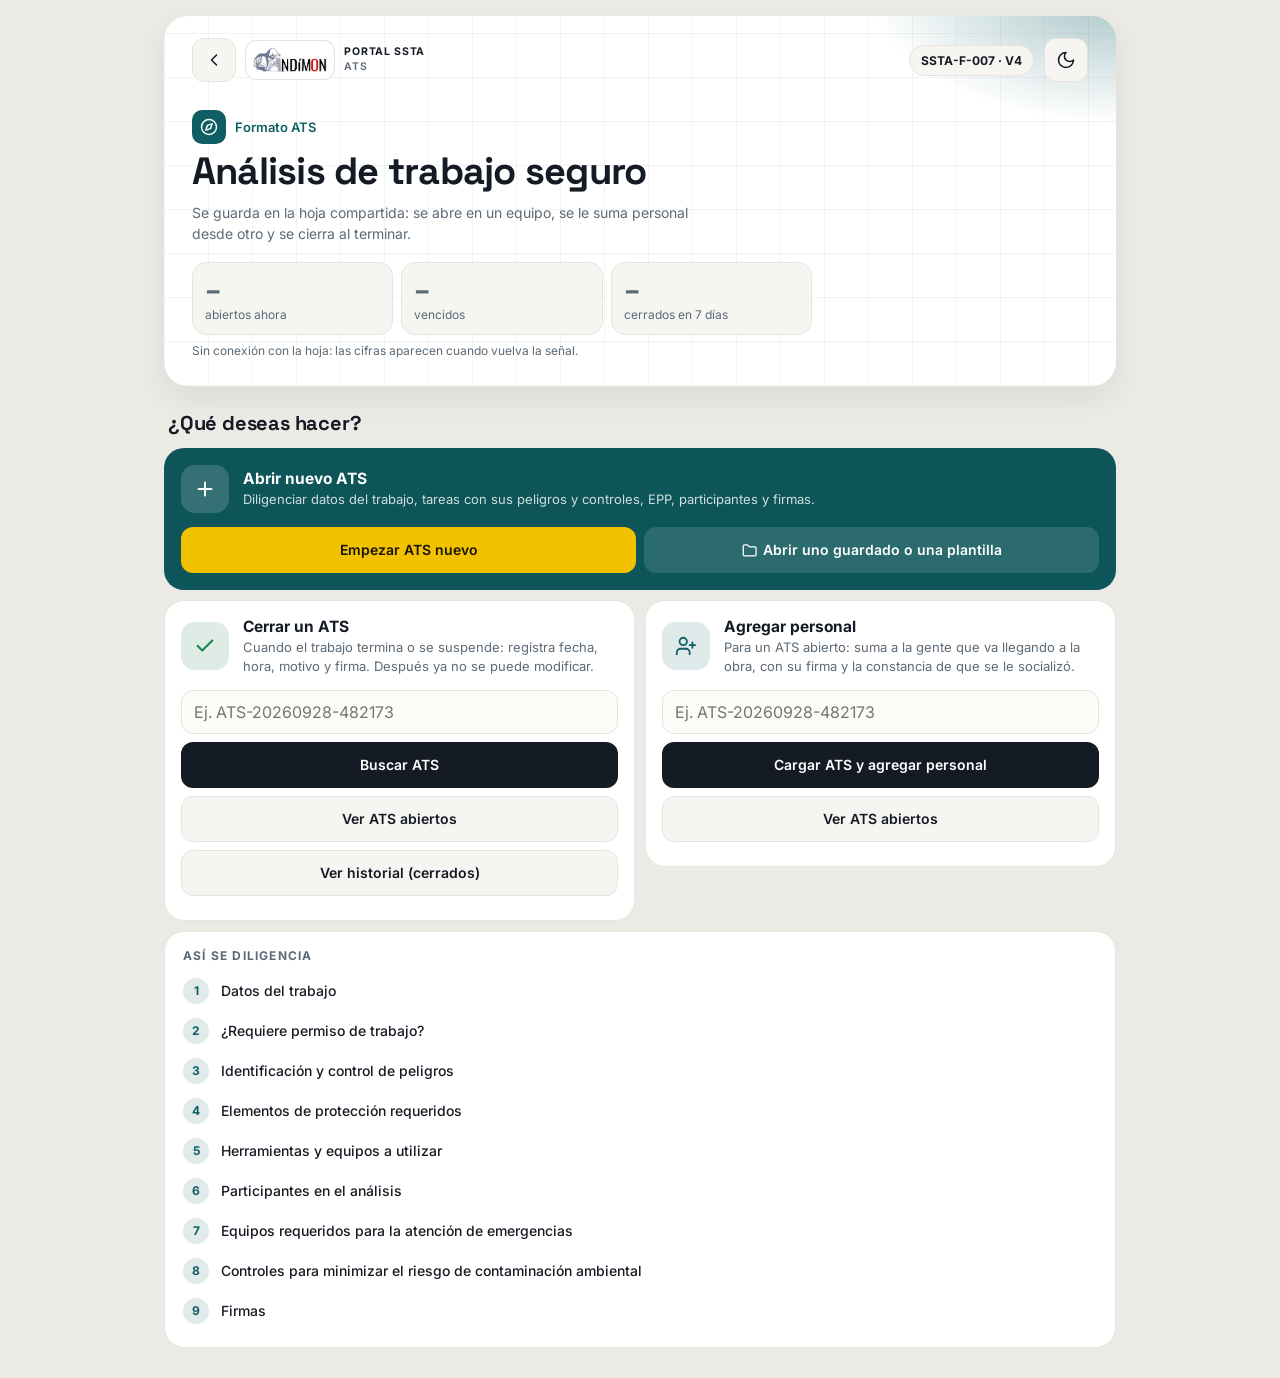
<file: ats.html>
<!DOCTYPE html>
<html lang="es">
<head>
<meta charset="UTF-8">
<meta name="viewport" content="width=device-width, initial-scale=1.0">
<title>ATS · Portal SSTA</title>
<link rel="stylesheet" href="tokens.css">
<link rel="stylesheet" href="common.css">
<style>
  :root{ --brand-ats:var(--teal-650); --brand-ats-soft:var(--pizarra-70); }
  body{margin:0;font-family:var(--font-family);background:var(--bg);color:var(--ink);padding:0 0 110px;}
  .wrap{max-width:860px;margin:0 auto;padding:0 14px;}

  .hdr{background:var(--ink);color:var(--blanco);padding:14px 18px;display:flex;justify-content:space-between;align-items:center;gap:10px;flex-wrap:wrap;}
  .hdr h1{font-family:var(--font-display);font-size:16px;margin:0;font-weight:700;}
  .hdr .cod{font-size:11px;opacity:.7;display:block;font-weight:400;margin-top:2px;}
  /* El círculo decorativo del encabezado (common.css) quedaba encima del
     botón de la esquina y se comía el toque. */
  .hdr::before{pointer-events:none;}
  .hdr > *{position:relative;z-index:1;}
  .hdr a{color:var(--ambar-150);font-size:12.5px;text-decoration:none;font-weight:600;display:inline-flex;align-items:center;min-height:var(--touch);padding:0 4px;}

  .banner{display:none;margin-top:14px;background:var(--pizarra-60);border:1px solid var(--azul-200);color:var(--azul-700);border-radius:10px;padding:10px 14px;font-size:12.5px;line-height:1.5;align-items:center;justify-content:space-between;gap:10px;flex-wrap:wrap;}
  .banner.show{display:flex;}
  .banner button{min-height:38px;border:1.5px solid var(--azul-200);background:var(--blanco);border-radius:8px;font-weight:700;font-family:inherit;font-size:12.5px;padding:0 12px;color:var(--azul-700);cursor:pointer;}

  .section{background:var(--paper);border:1px solid var(--line);border-radius:var(--radius-lg);margin-top:16px;overflow:hidden;}
  .section-title{background:var(--brand-ats);color:var(--blanco);font-size:11.5px;font-weight:700;letter-spacing:.06em;text-transform:uppercase;padding:9px 16px;display:flex;justify-content:space-between;align-items:center;gap:8px;}
  .section-title .cuenta{font-weight:600;opacity:.85;letter-spacing:0;text-transform:none;}
  .section-body{padding:16px;}
  .ayuda{font-size:var(--fs-menor);color:var(--ink-soft);line-height:1.5;margin:0 0 12px;}

  .field{margin-bottom:13px;}
  .field:last-child{margin-bottom:0;}
  .field > label, .etq{display:block;font-size:var(--fs-etiqueta);font-weight:700;color:var(--ink-soft);margin-bottom:6px;text-transform:uppercase;letter-spacing:.04em;}
  .field input[type=text],.field input[type=date],.field input[type=time],.field textarea,.inp{width:100%;box-sizing:border-box;border:1.5px solid var(--line);border-radius:var(--radius-sm);padding:10px 12px;font-size:var(--fs-campo);font-family:inherit;background:var(--blanco);color:var(--ink);}
  .field textarea,.inp.area{min-height:64px;resize:vertical;line-height:1.4;}
  input:focus,textarea:focus{outline:none;border-color:var(--brand-ats);}
  .grid2{display:grid;grid-template-columns:1fr 1fr;gap:12px;}
  .rango{display:flex;align-items:center;gap:8px;}
  .rango span{font-size:var(--fs-menor);color:var(--ink-muted);}
  @media(max-width:560px){ .grid2{grid-template-columns:1fr;} }

  /* ── Fichas seleccionables ── */
  .fichas{display:flex;flex-wrap:wrap;gap:7px;}
  .ficha{
    min-height:40px;padding:6px 13px;border:1.5px solid var(--line);background:var(--blanco);border-radius:20px;
    font-size:13px;font-weight:600;color:var(--ink);font-family:inherit;cursor:pointer;text-align:left;line-height:1.25;
  }
  .ficha.on{background:var(--brand-ats);border-color:var(--brand-ats);color:var(--blanco);}
  .ficha.sug{border-style:dashed;border-color:var(--brand-ats);color:var(--brand-ats);background:var(--brand-ats-soft);}
  .ficha.sug::before{content:"+ ";font-weight:800;}
  .ficha .pista{display:block;font-size:10.5px;font-weight:500;opacity:.8;}
  .ficha.permiso-marcado{box-shadow:0 0 0 2px var(--ambar-300) inset;}
  .grupo-fichas{margin-top:12px;}
  .grupo-fichas:first-child{margin-top:0;}
  .grupo-fichas > .etq{margin-bottom:6px;}
  .libre{margin-top:9px;}
  .sugeridos{margin:10px 0 0;padding:10px 12px;border:1px dashed var(--brand-ats);border-radius:10px;background:var(--brand-ats-soft);}
  .sugeridos .etq{color:var(--brand-ats);}
  .btn-mini{min-height:36px;padding:0 12px;border-radius:8px;border:1.5px solid var(--brand-ats);background:var(--blanco);color:var(--brand-ats);font-weight:700;font-size:12.5px;font-family:inherit;cursor:pointer;margin-top:8px;}

  .sino{display:flex;gap:8px;}
  .sino .ficha{min-width:70px;text-align:center;}
  .alerta{margin-top:10px;padding:10px 12px;border-radius:10px;background:var(--ambar-50);border:1px solid var(--ambar-210);color:var(--ambar-650);font-size:12.5px;line-height:1.45;}
  .alerta button{margin-left:6px;}

  /* ── Tareas ── */
  .tarea-card{border:1.5px solid var(--line);border-radius:12px;padding:12px 14px;margin-bottom:10px;background:var(--blanco);}
  .tarea-card .t-cab{display:flex;gap:10px;align-items:flex-start;}
  .t-num{flex:0 0 30px;height:30px;border-radius:50%;background:var(--brand-ats);color:var(--blanco);font-weight:800;font-size:13px;display:flex;align-items:center;justify-content:center;font-family:var(--font-display);}
  .t-titulo{flex:1;min-width:0;font-weight:700;font-size:13.5px;line-height:1.35;text-transform:uppercase;}
  .t-resumen{font-size:12px;color:var(--ink-muted);margin-top:4px;font-weight:500;text-transform:none;}
  .t-clases{display:flex;flex-wrap:wrap;gap:4px;margin-top:6px;}
  .t-clases span{font-size:10.5px;font-weight:700;padding:2px 7px;border-radius:10px;background:var(--bg);color:var(--ink-soft);}
  .t-acciones{display:flex;gap:6px;flex-wrap:wrap;margin-top:10px;}
  .t-acciones button{min-height:38px;padding:0 11px;border-radius:8px;border:1.5px solid var(--line);background:var(--blanco);font-weight:700;font-size:12.5px;font-family:inherit;cursor:pointer;color:var(--ink);}
  .t-acciones .editar{border-color:var(--brand-ats);color:var(--brand-ats);}
  .t-acciones .quitar{color:var(--rojo-660);}
  .vacio{border:1.5px dashed var(--line);border-radius:12px;padding:18px;text-align:center;font-size:13px;color:var(--ink-soft);line-height:1.5;}
  .acciones-tareas{display:flex;gap:8px;flex-wrap:wrap;margin-top:12px;}
  .btn{min-height:var(--touch);padding:0 16px;border-radius:10px;border:1.5px solid var(--brand-ats);background:var(--brand-ats);color:var(--blanco);font-weight:700;font-size:14px;font-family:inherit;cursor:pointer;}
  .btn.sec{background:var(--blanco);color:var(--brand-ats);}
  .btn.peligro{background:var(--blanco);color:var(--rojo-660);border-color:var(--rojo-250);}
  .que-sigue{margin-top:12px;padding:12px;border-radius:12px;background:var(--brand-ats-soft);}
  .que-sigue .etq{color:var(--brand-ats);}

  /* ── Editor de tarea ── */
  .editor{border:2px solid var(--brand-ats);border-radius:14px;padding:14px;margin-bottom:12px;background:var(--blanco);}
  .editor h3{margin:0 0 12px;font-size:14px;font-family:var(--font-display);color:var(--brand-ats);}
  .paso-ed{border-top:1px solid var(--line-soft);padding-top:12px;margin-top:12px;}
  .paso-ed:first-of-type{border-top:none;padding-top:0;margin-top:0;}
  .paso-ed > .etq b{display:inline-block;width:20px;height:20px;border-radius:50%;background:var(--brand-ats);color:var(--blanco);text-align:center;line-height:20px;margin-right:6px;font-size:11px;}
  .plantillas-sug{margin-top:8px;}

  .pel-card{border:1.5px solid var(--line);border-radius:10px;margin-top:8px;overflow:hidden;}
  .pel-cab{display:flex;align-items:flex-start;gap:8px;padding:9px 10px;cursor:pointer;background:var(--blanco);}
  .pel-cab .pel-txt{flex:1;min-width:0;}
  .pel-clase{display:block;font-size:10.5px;font-weight:800;letter-spacing:.05em;text-transform:uppercase;color:var(--brand-ats);}
  .pel-desc{display:block;font-size:13px;line-height:1.35;margin-top:2px;}
  .pel-conteo{display:block;font-size:11.5px;color:var(--ink-muted);margin-top:3px;}
  .pel-conteo.cero{color:var(--rojo-660);font-weight:700;}
  .pel-quitar{flex:0 0 36px;height:36px;border:none;background:none;color:var(--rojo-660);font-size:16px;cursor:pointer;border-radius:8px;}
  .pel-cuerpo{display:none;padding:10px;border-top:1px solid var(--line-soft);}
  .pel-card.abierto .pel-cuerpo{display:block;}
  .pel-cuerpo textarea{min-height:48px;font-size:14px;}
  .j-grupo{margin-top:10px;}
  .j-badge{display:inline-block;font-size:10px;font-weight:800;letter-spacing:.05em;text-transform:uppercase;padding:2px 8px;border-radius:10px;margin-bottom:4px;}
  .j-E{background:var(--verde-60);color:var(--verde-610);} .j-S{background:var(--pizarra-60);color:var(--azul-620);} .j-I{background:var(--pizarra-60);color:var(--azul-650);}
  .j-A{background:var(--ambar-50);color:var(--ambar-620);} .j-P{background:var(--morado-50);color:var(--morado-650);}
  .ctrl{display:flex;gap:10px;align-items:flex-start;min-height:40px;padding:6px 2px;font-size:13px;line-height:1.35;cursor:pointer;}
  .ctrl input{flex:0 0 22px;width:22px;height:22px;margin:0;accent-color:var(--brand-ats);}
  .ctrl-propio{display:flex;gap:6px;margin-top:8px;}
  .ctrl.opcional span{color:var(--ink-soft);}
  .ctrl.propio span::after{content:" (escrito en este ATS)";font-size:11px;color:var(--ink-muted);}
  .j-otro{display:flex;gap:6px;margin:4px 0 2px 32px;}
  .j-otro input{flex:1;min-height:38px;padding:6px 10px;font-size:13px;}
  .j-otro button{flex:0 0 auto;margin:0;}
  .j-vacio{font-size:12px;color:var(--ink-muted);margin:0 0 2px 32px;}
  /* Herramientas por grupo, plegables (son muchas en el celular). */
  .herr-grupo{border:1px solid var(--line);border-radius:10px;margin-top:8px;background:var(--blanco);}
  .herr-grupo summary{padding:11px 12px;font-weight:700;font-size:13.5px;cursor:pointer;list-style:none;display:flex;justify-content:space-between;gap:8px;}
  .herr-grupo summary::-webkit-details-marker{display:none;}
  .herr-grupo summary::after{content:"▾";color:var(--ink-muted);}
  .herr-grupo[open] summary::after{content:"▴";}
  .herr-grupo summary small{font-weight:600;color:var(--brand-ats);}
  .herr-grupo .cuerpo{padding:0 12px 12px;}
  .herr-grupo .inp{margin-top:8px;}
  /* Dónde va la tarea nueva (para la que se olvidó). */
  .pos-tarea{margin-top:10px;padding:10px 12px;border-radius:10px;background:var(--brand-ats-soft);}
  .pos-tarea select{width:100%;min-height:42px;border:1.5px solid var(--line);border-radius:8px;padding:6px 10px;font:inherit;font-size:14px;background:var(--blanco);}
  .t-despues{display:inline-block;margin-top:4px;font-size:11px;font-weight:700;color:var(--ambar-600);background:var(--ambar-50);border-radius:8px;padding:2px 8px;}
  .todas-tareas{margin-top:10px;}
  .todas-tareas summary{font-weight:700;font-size:13px;color:var(--brand-ats);cursor:pointer;padding:6px 0;}
  .sug-vivo{margin-top:6px;border:1.5px solid var(--brand-ats);border-radius:10px;overflow:hidden;background:var(--blanco);}
  .sug-vivo button{display:block;width:100%;text-align:left;border:none;border-bottom:1px solid var(--line-soft);background:var(--blanco);padding:10px 12px;font:inherit;font-size:14px;font-weight:700;color:var(--ink);cursor:pointer;}
  .sug-vivo button:last-child{border-bottom:none;}
  .sug-vivo button small{display:block;font-weight:500;font-size:12px;color:var(--ink-muted);margin-top:2px;}
  .sug-vivo button:active{background:var(--brand-ats-soft);}
  .sug-vivo .rot{display:block;padding:7px 12px;font-size:11.5px;font-weight:800;color:var(--brand-ats);background:var(--brand-ats-soft);text-transform:uppercase;letter-spacing:.04em;}
  .ctrl-propio input{flex:1;}
  .ctrl-propio button{flex:0 0 auto;}
  .gtc-clase{border:1px solid var(--line);border-radius:10px;margin-top:6px;}
  .gtc-clase summary{padding:10px 12px;font-weight:700;font-size:13px;cursor:pointer;min-height:24px;}
  .gtc-clase summary small{font-weight:500;color:var(--ink-muted);}
  .gtc-clase .fichas{padding:0 10px 10px;}
  .gtc-clase p{margin:0 12px 8px;font-size:11.5px;color:var(--ink-muted);line-height:1.4;}
  .ed-acciones{display:flex;gap:8px;flex-wrap:wrap;margin-top:16px;position:sticky;bottom:8px;background:var(--blanco);padding-top:8px;}

  /* ── Participantes y firmas ── */
  .part{border:1.5px solid var(--line);border-radius:12px;padding:12px;margin-bottom:10px;position:relative;}
  .part-num{font-size:11px;font-weight:800;color:var(--brand-ats);text-transform:uppercase;letter-spacing:.05em;margin-bottom:8px;display:flex;justify-content:space-between;align-items:center;}
  .part-num button{border:none;background:none;color:var(--rojo-660);font-weight:700;font-size:12.5px;cursor:pointer;min-height:36px;font-family:inherit;}
  .part .grid2{gap:8px;}
  .part .inp{margin-bottom:8px;}
  canvas.mini-pad,canvas.pad{display:block;width:100%;height:130px;border:1.5px dashed var(--pizarra-220);border-radius:10px;background:var(--blanco);}
  canvas.pad{height:160px;}
  .sig-actions{display:flex;gap:8px;align-items:center;margin-top:6px;flex-wrap:wrap;}
  .sig-actions button{min-height:36px;padding:0 10px;border-radius:8px;border:1.5px solid var(--line);background:var(--blanco);font-size:12px;font-weight:700;font-family:inherit;cursor:pointer;}
  .sig-status{font-size:12px;color:var(--ink-muted);font-weight:600;}
  .sig-status.signed{color:var(--ok);}
  .firmas-fin{display:grid;grid-template-columns:1fr;gap:14px;}
  .part.tardio{border-color:var(--ambar-210);background:var(--arena-10);}
  .tag-tardio{display:inline-block;margin-left:6px;padding:1px 8px;border-radius:10px;background:var(--ambar-50);color:var(--ambar-620);font-size:10.5px;letter-spacing:0;text-transform:none;}
  .ctrl.socializado{margin-top:8px;padding:8px 10px;border-radius:8px;background:var(--ambar-50);}
  .aviso-dup{margin:0 0 8px;font-size:12.5px;color:var(--rojo-750);font-weight:600;}
  /* ── Modo "Agregar personal" ── */
  #secAgregar{display:none;}
  body.modo-agregar #secAgregar{display:block;}
  body.modo-agregar #atsApp .wrap > .section:not(#secAgregar), body.modo-agregar #bannerBorrador{display:none !important;}
  body.modo-agregar #btnPlantillas, body.modo-agregar #btnGuardarServidor, body.modo-agregar #btnVistaPrevia{display:none;}
  #btnGuardarPersonal, #btnSalirAgregar{display:none;}
  body.modo-agregar #btnGuardarPersonal, body.modo-agregar #btnSalirAgregar{display:inline-block;}
  .ref-ats{background:var(--brand-ats-soft);border-radius:10px;padding:12px 14px;font-size:13px;line-height:1.5;margin-bottom:12px;}
  .ref-ats b.cod{font-family:var(--font-display);font-size:15px;color:var(--brand-ats);}
  .qr-ats{text-align:center;} .qr-ats img{width:220px;height:220px;image-rendering:pixelated;}
  @media(min-width:760px){ .firmas-fin{grid-template-columns:1fr 1fr 1fr;} }

  /* ── Menú inicial (como el de los permisos) ── */
  #menuAts{display:none;}
  body.en-menu #menuAts{display:block;}
  body.en-menu #atsApp, body.en-menu .footer-actions{display:none !important;}
  body.en-menu{padding-bottom:30px;}
  .menu-in{max-width:860px;margin:0 auto;padding:22px 14px 0;}
  .menu-in h2{font-family:var(--font-display);font-size:19px;margin:0 0 6px;}
  .menu-in > p{font-size:13.5px;color:var(--ink-soft);margin:0 0 18px;line-height:1.5;}
  .opciones{display:grid;grid-template-columns:1fr;gap:14px;}
  @media(min-width:760px){ .opciones{grid-template-columns:1fr 1fr 1fr;} }
  .opcion{background:var(--blanco);border:1px solid var(--line);border-radius:14px;padding:18px 16px;display:flex;flex-direction:column;gap:8px;}
  .opcion .ico{font-size:28px;line-height:1;}
  .opcion h3{margin:0;font-size:15px;font-family:var(--font-display);color:var(--brand-ats);}
  .opcion > p{margin:0;font-size:12.5px;color:var(--ink-soft);line-height:1.45;}
  .opcion .btn{width:100%;}
  .opcion .inp{margin:0;}
  .opcion .en-curso{font-size:12px;background:var(--brand-ats-soft);border-radius:8px;padding:8px 10px;line-height:1.4;}
  .lista-menu{font-size:12.5px;}
  .lista-menu .pl-item:last-child{border-bottom:none;}
  .sin-srv{font-size:12px;color:var(--ambar-620);background:var(--ambar-50);border-radius:8px;padding:8px 10px;line-height:1.4;}
  .etiqueta-estado{display:inline-block;font-size:10.5px;font-weight:800;letter-spacing:.04em;padding:1px 8px;border-radius:10px;margin-left:4px;vertical-align:middle;}
  .etiqueta-estado.abierto{background:var(--verde-60);color:var(--verde-610);}
  .etiqueta-estado.cerrado{background:var(--gris-90);color:var(--pizarra-650);}
  .hdr button.menu{background:none;border:none;color:var(--ambar-150);font-size:12.5px;font-weight:600;font-family:inherit;cursor:pointer;min-height:var(--touch);padding:0 4px;}

  /* ── Modo "Cerrar ATS" ── */
  #secCerrar{display:none;}
  body.modo-cerrar #secCerrar{display:block;}
  body.modo-cerrar #atsApp .wrap > .section:not(#secCerrar), body.modo-cerrar #bannerBorrador, body.modo-cerrar #bannerCerrado{display:none !important;}
  body.modo-cerrar #btnPlantillas, body.modo-cerrar #btnGuardarServidor, body.modo-cerrar #btnVistaPrevia{display:none;}
  #btnConfirmarCierre, #btnSalirCerrar{display:none;}
  /* El estado de la barra es del ATS en curso del celular, no del que se está cerrando o completando. */
  body.modo-cerrar #estadoGuardado, body.modo-agregar #estadoGuardado{display:none;}
  body.modo-cerrar #btnSalirCerrar{display:inline-block;}
  body.modo-cerrar:not(.ref-cerrado) #btnConfirmarCierre{display:inline-block;}
  body.ref-cerrado #formCierre{display:none;}
  .pend-cierre{margin:0 0 12px;padding:10px 12px;border-radius:10px;background:var(--ambar-50);border:1px solid var(--ambar-210);color:var(--ambar-650);font-size:12.5px;line-height:1.45;}
  .pend-cierre ul{margin:6px 0 0;padding-left:18px;}
  .pend-cierre.ok{background:var(--verde-60);border-color:var(--verde-200);color:var(--verde-670);}
  .field select{width:100%;box-sizing:border-box;border:1.5px solid var(--line);border-radius:var(--radius-sm);padding:10px 12px;font-size:var(--fs-campo);font-family:inherit;background:var(--blanco);color:var(--ink);min-height:var(--touch);}
  .cerrado-info{background:var(--gris-90);border-radius:10px;padding:12px 14px;font-size:13px;line-height:1.5;margin-bottom:12px;color:var(--pizarra-800);}
  /* ATS cerrado abierto en el editor: solo consulta e impresión. */
  #bannerCerrado{display:none;margin-top:14px;}
  body.ats-cerrado #bannerCerrado{display:block;}
  body.ats-cerrado #btnGuardarServidor, body.ats-cerrado #btnModoAgregar, body.ats-cerrado #btnCerrarEste{display:none !important;}
  body.modo-agregar #bannerCerrado{display:none !important;}
  body.modo-agregar.ref-cerrado #listaNuevos, body.modo-agregar.ref-cerrado #btnOtroNuevo,
  body.modo-agregar.ref-cerrado #btnGuardarPersonal, body.modo-agregar.ref-cerrado #btnCompartirAgregar,
  body.modo-agregar.ref-cerrado #secAgregar .ayuda{display:none !important;}

  /* ── Barra inferior ── */
  .footer-actions{position:fixed;left:0;right:0;bottom:0;background:var(--blanco);border-top:1px solid var(--line);box-shadow:var(--shadow-float);padding:10px 14px calc(10px + env(safe-area-inset-bottom));z-index:60;}
  .footer-actions .in{max-width:860px;margin:0 auto;display:flex;gap:8px;align-items:center;flex-wrap:wrap;}
  .footer-actions .estado{flex:1 1 100%;font-size:11.5px;color:var(--ink-muted);}
  .footer-actions .estado.sucio{color:var(--ambar-600);font-weight:600;}
  .footer-actions .estado.subido{color:var(--ok);font-weight:600;}
  .verif{padding:12px 14px;border-radius:10px;font-size:13px;line-height:1.5;margin-bottom:12px;}
  .verif.bien{background:var(--verde-60);border:1px solid var(--verde-200);color:var(--verde-670);}
  .verif.mal{background:var(--rojo-60);border:1px solid var(--rojo-350);color:var(--rojo-750);}
  .verif.cola{background:var(--ambar-50);border:1px solid var(--ambar-210);color:var(--ambar-650);}
  .footer-actions .btn{flex:1;}
  @media(min-width:640px){ .footer-actions .estado{flex:1 1 auto;} .footer-actions .btn{flex:0 0 auto;} }

  .toast{position:fixed;left:50%;bottom:96px;transform:translateX(-50%);background:var(--ink);color:var(--blanco);padding:10px 16px;border-radius:10px;font-size:13px;z-index:70;max-width:90vw;box-shadow:var(--shadow-lift);opacity:0;transition:opacity .2s;pointer-events:none;}
  .toast.show{opacity:1;}

  #avisoPersonal{bottom:calc(84px + env(safe-area-inset-bottom));}
  .panel{position:fixed;inset:0;background:rgba(15,25,35,.45);z-index:80;display:none;align-items:flex-end;justify-content:center;}
  .panel.show{display:flex;}
  /* El aviso flotante de la base de personal no debe tapar el panel ni el formato. */
  body.con-panel #avisoPersonal, body.previa #avisoPersonal{display:none !important;}
  .panel .caja{background:var(--blanco);border-radius:16px 16px 0 0;max-width:620px;width:100%;max-height:85vh;overflow:auto;padding:18px 16px calc(18px + env(safe-area-inset-bottom));}
  @media(min-width:640px){ .panel{align-items:center;} .panel .caja{border-radius:16px;} }
  .panel h3{margin:0 0 10px;font-size:15px;font-family:var(--font-display);}
  .panel ul{margin:8px 0 14px;padding-left:18px;font-size:13px;line-height:1.5;}
  .pl-item{display:flex;justify-content:space-between;align-items:center;gap:8px;padding:10px 0;border-bottom:1px solid var(--line-soft);font-size:13px;}
  .pl-item b{display:block;}
  .pl-item small{color:var(--ink-muted);}
  /* Tocar la tarjeta de un ATS abre su formato para revisarlo. */
  .pl-item[data-revisar]{cursor:pointer;border-radius:8px;transition:background .15s;}
  .pl-item[data-revisar]:active,.pl-item[data-revisar]:hover{background:var(--line-soft);}
  .pl-item .toca{display:block;margin-top:3px;font-size:11.5px;font-weight:700;color:var(--brand-ats);}
  body.previa #menuAts{display:none !important;}
  .rev-acc{display:none;}
  body.revision .rev-acc{display:inline-block;}
  body.revision.rev-cerrado .rev-acc{display:none;}
  .rev-copiar{display:none;}
  body.revision .rev-copiar{display:inline-block;}
  .abrir-permisos{margin-top:12px;padding:12px;border-radius:10px;background:var(--brand-ats-soft);}
  .abrir-permisos .ya-asociados{margin-top:8px;font-size:13px;line-height:1.6;}
  .abrir-permisos .ya-asociados a{color:var(--brand-ats);font-weight:700;}
  .etiqueta-estado.vencido{background:var(--rojo-60);color:var(--rojo-660);margin-left:4px;}
  /* Al revisar: acciones en dos columnas y más bajas (antes eran seis botones
     uno debajo de otro, media pantalla del celular). */
  body.revision .previa-barra{display:grid;grid-template-columns:1fr 1fr;gap:6px;}
  body.revision .previa-barra .btn{width:100%;min-height:42px;font-size:13px;padding:0 8px;line-height:1.2;}
  @media (min-width:700px){ body.revision .previa-barra{grid-template-columns:repeat(3, 1fr);} }
  .copia-op{display:block;width:100%;text-align:left;margin-top:8px;padding:12px 14px;border:1.5px solid var(--line);border-radius:10px;background:var(--blanco);font:inherit;font-size:14px;font-weight:700;cursor:pointer;color:var(--ink);}
  .copia-op small{display:block;font-weight:500;font-size:12.5px;color:var(--ink-muted);margin-top:3px;}
  .copia-op:active{background:var(--brand-ats-soft);}

  /* ── Hoja (formato SSTA-F-007) ── */
  #vistaPrevia{display:none;}
  body.previa #atsApp, body.previa .footer-actions{display:none;}
  body.previa #vistaPrevia{display:block;padding:14px;}
  .previa-barra{display:flex;gap:8px;flex-wrap:wrap;margin-bottom:12px;}
  .hoja-scroll{overflow-x:auto;background:var(--blanco);border:1px solid var(--line);border-radius:10px;padding:10px;}
  .hoja{min-width:900px;font-family:Arial, Helvetica, sans-serif;font-size:9.5px;color:var(--negro);}
  .hoja table{width:100%;border-collapse:collapse;table-layout:fixed;}
  .hoja td,.hoja th{border:1px solid var(--negro);padding:4px 5px;vertical-align:top;white-space:pre-line;word-wrap:break-word;}
  .hoja th,.hoja .r{background:var(--gris-150);font-weight:700;text-transform:uppercase;text-align:left;}
  .hoja .c{text-align:center;vertical-align:middle;}
  .hoja .titulo{font-size:14px;font-weight:700;text-align:center;vertical-align:middle;}
  .hoja .logo img{max-width:100%;max-height:60px;display:block;margin:0 auto;}
  .hoja .cod td{font-size:9px;}
  .hoja .sub{background:var(--gris-250);text-align:center;font-weight:700;text-transform:uppercase;}
  .hoja .firma img{max-height:38px;max-width:100%;display:block;}
  /* ~28 mm impreso: más pequeño, la cámara del celular no lo lee bien en papel. */
  /* La columna del QR es más ancha que la imagen (antes 12% ≈ 98 px útiles
     para una imagen de 115 px: se salía por la derecha y quedaba descentrado). */
  .hoja .qr-hoja{padding:4px 2px;text-align:center;vertical-align:middle;}
  .hoja .qr-hoja img{width:115px;height:115px;max-width:100%;object-fit:contain;display:block;margin:0 auto;image-rendering:pixelated;}
  .hoja .qr-hoja div{font-size:7px;line-height:1.2;margin-top:2px;text-align:center;}
  .otro-libre{margin-top:12px;}
  .hoja .firma-fin img{max-height:55px;}
  .hoja .paso b{text-transform:uppercase;}
  .hoja tbody tr{break-inside:avoid;}

  @media print{
    @page{size:letter landscape;margin:8mm;}
    body{padding:0;background:var(--blanco);}
    #atsApp,#menuAts,.footer-actions,.previa-barra,#offlineBanner,#updateBanner,#scrollProgress,.toast,.panel,#avisoPersonal{display:none !important;}
    #vistaPrevia{display:block !important;padding:0 !important;}
    .hoja-scroll{border:none;padding:0;overflow:visible;}
    .hoja{min-width:0;font-size:8.5px;}
    .hoja thead{display:table-header-group;}
  }
</style>
<link rel="stylesheet" href="permiso-ui.css">
<link rel="stylesheet" href="portal-ui.css">
<script src="resumen-permisos.js"></script>
<script src="portal-ui.js"></script>
<link rel="stylesheet" href="ui-extra.css">
<script src="ui-extra.js"></script>
</head>
<body class="en-menu">
<!-- MENÚ INICIAL: como en los permisos — abrir, cerrar o agregar personal. -->
<div id="menuAts">
  <div class="hdr">
    <div class="marca-titulo"><span class="marca" role="img" aria-label="INDIMON"></span><div><h1>Análisis de Trabajo Seguro</h1><span class="cod" id="codFormatoMenu"></span></div></div>
    <a href="index.html">← Volver al portal</a>
  </div>
  <div class="menu-in">
    <h2>¿Qué deseas hacer?</h2>
    <p>El ATS se guarda en una hoja de cálculo compartida: se abre desde un dispositivo, se le agrega personal desde otro y se cierra al terminar el trabajo, buscándolo por su código.</p>
    <div class="opciones">
      <div class="opcion" id="opAbrir">
        <div class="ico">🧭</div>
        <h3>Abrir nuevo ATS</h3>
        <p>Diligenciar datos del trabajo, tareas con sus peligros y controles, EPP, participantes y firmas.</p>
        <div class="en-curso" id="menuEnCurso" hidden></div>
        <button type="button" class="btn" id="menuContinuar" hidden>Continuar el ATS en curso</button>
        <button type="button" class="btn" id="menuNuevo">Empezar ATS nuevo</button>
        <button type="button" class="btn sec" id="menuAbrirGuardado">📁 Abrir uno guardado o una plantilla</button>
      </div>
      <div class="opcion" id="opCerrar">
        <div class="ico">✅</div>
        <h3>Cerrar un ATS</h3>
        <p>Cuando el trabajo termina o se suspende: registra fecha, hora, motivo y firma. Después ya no se puede modificar.</p>
        <input type="text" class="inp" id="menuCodCerrar" placeholder="Ej. ATS-20260928-482173" autocomplete="off" autocapitalize="characters">
        <button type="button" class="btn" id="menuBuscarCerrar">Buscar ATS</button>
        <button type="button" class="btn sec" id="menuAbiertosCerrar">Ver ATS abiertos</button>
        <button type="button" class="btn sec" id="menuHistorial">Ver historial (cerrados)</button>
        <div id="menuListaCerrar" class="lista-menu"></div>
      </div>
      <div class="opcion" id="opAgregar">
        <div class="ico">👥</div>
        <h3>Agregar personal</h3>
        <p>Para un ATS abierto: suma a la gente que va llegando a la obra, con su firma y la constancia de que se le socializó.</p>
        <input type="text" class="inp" id="menuCodAgregar" placeholder="Ej. ATS-20260928-482173" autocomplete="off" autocapitalize="characters">
        <button type="button" class="btn" id="menuBuscarAgregar">Cargar ATS y agregar personal</button>
        <button type="button" class="btn sec" id="menuAbiertosAgregar">Ver ATS abiertos</button>
        <div id="menuListaAgregar" class="lista-menu"></div>
      </div>
    </div>
  </div>
</div>

<div id="atsApp">
  <div class="hdr">
    <div class="marca-titulo"><span class="marca" role="img" aria-label="INDIMON"></span><div><h1>Análisis de Trabajo Seguro</h1><span class="cod" id="codFormato"></span></div></div>
    <button type="button" class="menu" id="btnIrMenu">☰ Menú</button>
  </div>
  <div class="wrap">
    <div class="cerrado-info" id="bannerCerrado"></div>
    <div class="section" id="secCerrar">
      <div class="section-title">Cerrar ATS</div>
      <div class="section-body">
        <div class="ref-ats" id="refCerrar"></div>
        <div class="acciones-tareas" style="margin:0 0 12px;">
          <button type="button" class="btn sec" id="btnVerAtsCerrar">📄 Ver el ATS completo</button>
        </div>
        <div id="infoCerrado"></div>
        <div id="formCierre">
          <div id="pendCierre"></div>
          <div class="grid2">
            <div class="field"><label>Fecha de cierre</label><input type="date" id="cFecha"></div>
            <div class="field"><label>Hora de cierre</label><input type="time" id="cHora"></div>
          </div>
          <div class="field"><label>Motivo del cierre</label>
            <select id="cMotivo"><option value="">Seleccione…</option><option>Actividad finalizada</option><option>Actividad cancelada</option><option>Evento no deseado</option><option>Lluvia / tormenta</option><option>Condiciones y/o actos inseguros</option></select></div>
          <div class="field"><label>Observaciones</label><textarea id="cObs" placeholder="Ej: Trabajo terminado, área entregada limpia y en orden."></textarea></div>
          <div class="field"><label>Quién cierra</label>
            <input type="text" class="inp" id="cNombre" placeholder="Nombre (escribe para buscar)" autocomplete="off" style="margin-bottom:8px;">
            <div class="grid2"><input type="text" class="inp" id="cCedula" placeholder="Cédula" inputmode="numeric"><input type="text" class="inp" id="cCargo" placeholder="Cargo"></div>
            <div id="cFirmaWrap"></div>
          </div>
        </div>
      </div>
    </div>
    <div class="section" id="secAgregar">
      <div class="section-title">Agregar personal al ATS</div>
      <div class="section-body">
        <div class="ref-ats" id="refAts"></div>
        <div class="acciones-tareas" style="margin:0 0 12px;">
          <button type="button" class="btn sec" id="btnVerAtsRef">📄 Ver el ATS completo</button>
          <button type="button" class="btn sec" id="btnCompartirAgregar">📲 Enlace / QR</button>
        </div>
        <p class="ayuda">Quien llega después no estuvo en la charla inicial: <b>antes de que firme, explícale las tareas, peligros y controles de este ATS</b> (botón de arriba) y marca la casilla. Aquí solo se agrega gente: el resto del ATS no se toca, así que no choca con quien lo esté editando en otro equipo.</p>
        <div id="listaNuevos"></div>
        <button type="button" class="btn sec" id="btnOtroNuevo">+ Agregar otra persona</button>
      </div>
    </div>
    <div class="banner" id="bannerBorrador"><span id="bannerTexto"></span><button type="button" id="btnNuevoDesdeBanner">Empezar uno nuevo</button></div>

    <!-- 1. Datos generales -->
    <div class="section">
      <div class="section-title">Datos del trabajo</div>
      <div class="section-body">
        <div class="field"><label>Centro de costos</label><div class="fichas" id="fCentro"></div>
          <input type="text" class="inp libre" id="centroOtro" placeholder="Otro centro de costos…"></div>
        <div class="grid2">
          <div class="field"><label>Fecha</label><div class="rango"><input type="date" id="fDesde"><span>al</span><input type="date" id="fHasta"></div></div>
          <div class="field"><label>Horario de trabajo</label><div class="rango"><input type="time" id="hDesde"><span>hasta</span><input type="time" id="hHasta"></div></div>
        </div>
        <div class="field"><label>Área</label><input type="text" id="fArea" placeholder="Ej: PTAI, Calderas, Bodega INDIMON - Producción"></div>
        <div class="field"><label>Trabajo a realizar</label><textarea id="fTrabajo" placeholder="Ej: Modificación de tubería en acero inoxidable en la zona de despacho"></textarea></div>
      </div>
    </div>

    <!-- 2. Permisos -->
    <div class="section">
      <div class="section-title">¿Requiere permiso de trabajo?</div>
      <div class="section-body">
        <div class="sino" id="fRequiere"></div>
        <div class="grupo-fichas" id="bloquePermisos" style="margin-top:12px;"><span class="etq">¿Cuál?</span><div class="fichas" id="fPermisos"></div></div>
        <input type="text" class="inp libre" id="permisoOtro" placeholder="✏️ ¿Cuál otro permiso? Escríbelo aquí…" hidden>
        <div id="alertaPermisos"></div>
        <div id="abrirPermisos"></div>
      </div>
    </div>

    <!-- 3. Tareas -->
    <div class="section" id="secTareas">
      <div class="section-title">Identificación y control de peligros <span class="cuenta" id="cuentaTareas"></span></div>
      <div class="section-body">
        <p class="ayuda">Agrega las tareas <b>una por una, en el orden en que se hacen</b>. Al escribir qué se va a hacer, el ATS sugiere los peligros (clasificados según la GTC 45) y los controles que ya usamos en nuestros ATS. Todo se puede marcar, quitar o completar.</p>
        <div id="listaTareas"></div>
        <div id="editorTarea"></div>
        <div id="queSigue"></div>
        <div class="acciones-tareas" id="accionesTareas"></div>
      </div>
    </div>

    <!-- 4. EPP -->
    <div class="section">
      <div class="section-title">Elementos de protección requeridos <span class="cuenta" id="cuentaEpp"></span></div>
      <div class="section-body">
        <div class="fichas" id="fEpp"></div>
        <div id="sugEpp"></div>
        <input type="text" class="inp libre" id="eppOtro" placeholder="Otro EPP…">
      </div>
    </div>

    <!-- 5. Herramientas -->
    <div class="section">
      <div class="section-title">Herramientas y equipos a utilizar <span class="cuenta" id="cuentaHerr"></span></div>
      <div class="section-body">
        <div id="sugHerr"></div>
        <p class="ayuda" style="margin:10px 0 0;">Toca cada tipo para ver sus herramientas; en cada uno puedes escribir otra.</p>
        <div id="fHerr"></div>
        <div class="grupo-fichas otro-libre"><span class="etq">✏️ Otras herramientas o equipos (escríbelas)</span></div>
        <textarea class="inp area" id="herrOtro" placeholder="Ej: Taladro percutor, tecle de cadena 1 t, andamio certificado…"></textarea>
      </div>
    </div>

    <!-- 6. Participantes -->
    <div class="section">
      <div class="section-title">Participantes en el análisis <span class="cuenta" id="cuentaPart"></span></div>
      <div class="section-body">
        <p class="ayuda">Escribe el nombre para buscarlo en la base de personal: se llenan solos la cédula y el cargo.</p>
        <div id="listaPart"></div>
        <div class="acciones-tareas" style="margin-top:0;">
          <button type="button" class="btn sec" id="btnAgregarPart">+ Agregar participante</button>
          <button type="button" class="btn" id="btnModoAgregar" hidden>👷 Llegó más gente: agregar personal</button>
        </div>
      </div>
    </div>

    <!-- 7. Emergencia y ambiental -->
    <div class="section">
      <div class="section-title">Equipos requeridos para la atención de emergencias</div>
      <div class="section-body">
        <div class="fichas" id="fEmerg"></div>
        <div id="sugEmerg"></div>
        <input type="text" class="inp libre" id="emergOtro" placeholder="Otro equipo de emergencia…">
      </div>
    </div>
    <div class="section">
      <div class="section-title">Controles para minimizar el riesgo de contaminación ambiental</div>
      <div class="section-body">
        <div class="fichas" id="fAmb"></div>
        <input type="text" class="inp libre" id="ambOtro" placeholder="Otro control ambiental…">
      </div>
    </div>

    <!-- 8. Firmas -->
    <div class="section">
      <div class="section-title">Firmas</div>
      <div class="section-body"><div class="firmas-fin" id="firmasFin"></div>
        <div class="acciones-tareas"><button type="button" class="btn sec" id="btnCerrarEste" hidden>✅ Terminó el trabajo: cerrar este ATS</button></div></div>
    </div>
  </div>
</div>

<div id="vistaPrevia">
  <div class="previa-barra">
    <button type="button" class="btn sec" id="btnVolverEditar">← Volver a editar</button>
    <button type="button" class="btn" id="btnImprimirPrevia">🖨️ Imprimir / guardar PDF</button>
    <button type="button" class="btn sec rev-acc" id="btnRevTarea">✏️ Agregar tarea olvidada</button>
    <button type="button" class="btn sec rev-acc" id="btnRevPersonal">👷 Agregar personal</button>
    <button type="button" class="btn sec rev-copiar" id="btnRevCopiar">📋 Copiar como ATS nuevo</button>
    <button type="button" class="btn sec rev-acc" id="btnRevCerrar">✅ Cerrar este ATS</button>
  </div>
  <div class="hoja-scroll"><div class="hoja" id="hoja"></div></div>
</div>

<div class="footer-actions">
  <div class="in">
    <span class="estado" id="estadoGuardado">Borrador guardado en este dispositivo.</span>
    <button type="button" class="btn sec" id="btnPlantillas">📁 Abrir</button>
    <button type="button" class="btn sec" id="btnGuardarServidor">☁️ Guardar</button>
    <button type="button" class="btn" id="btnVistaPrevia">Ver formato e imprimir</button>
    <button type="button" class="btn sec" id="btnSalirAgregar">Salir</button>
    <button type="button" class="btn" id="btnGuardarPersonal">☁️ Guardar personal</button>
    <button type="button" class="btn sec" id="btnSalirCerrar">Salir</button>
    <button type="button" class="btn" id="btnConfirmarCierre">✅ Cerrar ATS</button>
  </div>
</div>

<div class="panel" id="panel"><div class="caja" id="panelCaja"></div></div>
<div class="toast" id="toast"></div>

<script src="config.js"></script>
<script src="common.js"></script>
<script src="qr.js"></script>
<script src="ats-catalogo.js"></script>
<script>
/* ============================================================
   ATS interactivo (SSTA-F-007)
   Todo el estado vive en `ats` y se guarda como borrador en el dispositivo
   en cada cambio. La hoja impresa se arma desde ese estado, con la misma
   forma del formato en Excel.
   ============================================================ */
OfflineBanner.init();
if (typeof ScrollProgress !== 'undefined') ScrollProgress.init('var(--teal-650)');

const $ = (id) => document.getElementById(id);
const norm = (s) => String(s || '').toLowerCase().normalize('NFD').replace(/[̀-ͯ]/g, '');
const PEL = Object.fromEntries(PELIGROS.map((p) => [p.id, p]));
const TAR = Object.fromEntries(TAREAS.map((t) => [t.id, t]));
const CLASE = Object.fromEntries(CLASES_GTC45.map((c) => [c.id, c]));
/* Un ATS guardado lleva escritas la clase y la subclase de cada peligro, así
   se sigue leyendo igual aunque el catálogo cambie después. Estas funciones
   usan el catálogo si el peligro existe y, si no, lo que quedó guardado. */
function pelDe(pi) {
  return PEL[pi.id] || { id: pi.id, clase: null, sub: pi.sub || '', texto: pi.texto || '', efectos: pi.efectos || '',
    controles: [], generales: [], epp: [], emergencia: [], claves: [] };
}
function claseDe(pi) { const p = PEL[pi.id]; return p ? CLASE[p.clase].nombre : (pi.clase || 'Otro'); }
const CLAVE_BORRADOR = 'ats-borrador';
/* La tarea que se está editando vive aparte del ATS (solo entra a `ats.tareas`
   al pulsar "Guardar tarea"), así que tiene su propio respaldo: salir a medias
   ya no pierde lo escrito en ella. */
const CLAVE_BORRADOR_TAREA = 'ats-borrador-tarea';
const CLAVE_PLANTILLAS = 'ats-plantillas';
let uidSeq = Date.now();
const uid = () => 'u' + (uidSeq++).toString(36);
const hoyISO = () => { const d = new Date(); d.setMinutes(d.getMinutes() - d.getTimezoneOffset()); return d.toISOString().slice(0, 10); };

$('codFormato').textContent = $('codFormatoMenu').textContent = ATS_FORMATO.codigo + ' · Versión ' + ATS_FORMATO.version;

/* ================= ESTADO ================= */
function nuevoAts() {
  return {
    v: 1,
    code: null,      // se asigna al primer guardado en el servidor (ATS-AAAAMMDD-NNNNNN)
    version: 0,      // versión que tiene el servidor según este dispositivo
    subidoEn: null,  // cuándo se subió por última vez
    sucio: false,    // hay cambios que no se han subido
    cab: {
      centro: [], centroOtro: '', desde: hoyISO(), hasta: '', horaDesde: '07:00', horaHasta: '17:00',
      area: '', trabajo: '', requiere: '', permisos: [], permisoOtro: '',
      epp: EPP.filter((e) => e.base).map((e) => e.id), eppDescartados: [], eppOtro: '',
      herr: [], herrOtro: '', herrOtros: {},
      emergencia: EMERGENCIA.filter((e) => e.base).map((e) => e.id), emergDescartados: [], emergOtro: '',
      ambiental: AMBIENTAL.filter((e) => e.base).map((e) => e.id), ambOtro: ''
    },
    participantes: [],
    tareas: [],
    firmas: { lider: { nombre: '', firma: null }, jefe: { nombre: '', firma: null }, sst: { nombre: '', firma: null } }
  };
}
let ats = nuevoAts();
let editando = null;      // copia de la tarea en edición (o null)
let ultimaGuardada = null; // para sugerir "¿qué sigue?"

/* Instancia de un peligro dentro de una tarea: se copia el texto del
   catálogo para que se pueda ajustar a la tarea sin cambiar el catálogo. */
function instanciaPeligro(id) {
  const p = PEL[id];
  return { id, clase: CLASE[p.clase].nombre, sub: p.sub, texto: p.texto, efectos: p.efectos,
    ctrls: p.controles.map(([t, j]) => ({ t, j, on: true })), abierto: false };
}
function generalesSugeridos(peligros) {
  const set = new Set(GENERALES_BASE);
  peligros.forEach((pi) => (PEL[pi.id] && PEL[pi.id].generales || []).forEach((g) => set.add(g)));
  return Array.from(set);
}
function tareaDesdePlantilla(tid) {
  const t = TAR[tid];
  const peligros = t.peligros.map(instanciaPeligro);
  return {
    uid: uid(), plantilla: tid, titulo: t.nombre, desc: t.desc, conds: [], condOtro: '',
    peligros, generales: generalesSugeridos(peligros), generalesOtro: '',
    responsables: ['Supervisor de obra', 'Personal SSTA', 'Personal operativo'], rescate: false
  };
}
function tareaVacia() {
  return { uid: uid(), plantilla: null, titulo: '', desc: '', conds: [], condOtro: '', peligros: [], generales: GENERALES_BASE.slice(), generalesOtro: '',
    responsables: ['Supervisor de obra', 'Personal SSTA', 'Personal operativo'], rescate: false };
}
function tareaRescate() {
  const peligros = ['loc', 'cargas', 'biologico', 'tec_caliente', 'mec_manual', 'ruido', 'electrico', 'natural', 'vapores', 'alturas', 'confinados'].map(instanciaPeligro);
  return { uid: uid(), plantilla: 'rescate', titulo: PLAN_RESCATE.nombre, desc: '', conds: [], peligros,
    generales: ['Informar al jefe inmediato y a SST'], generalesOtro: '',
    rescatePasos: PLAN_RESCATE.pasos.map((t) => ({ t, on: true })),
    responsables: ['Supervisor de obra', 'Personal SSTA', 'Personal operativo'], rescate: true };
}

/* ================= SUGERENCIAS POR TEXTO =================
   Las palabras clave se buscan desde el inicio de palabra ("sold" encuentra
   "soldadura" y "soldar", pero "sol" no se confunde con "soldadura"). */
function contiene(textoNorm, clave) {
  const k = norm(clave).replace(/[.*+?^${}()|[\]\\]/g, '\\$&');
  return new RegExp('(^|[^a-z0-9])' + k).test(textoNorm);
}
function peligrosDetectados(texto) {
  const t = norm(texto);
  const res = [];
  if (!t.trim()) return res;
  PELIGROS.forEach((p) => { if ((p.claves || []).some((k) => contiene(t, k))) res.push(p.id); });
  return res;
}
function plantillasPorTexto(texto, max) {
  const t = norm(texto);
  if (t.trim().length < 3) return [];
  // Lo que se va escribiendo también cuenta a medias: "valv" ya encuentra
  // "Cambio de válvulas" aunque la palabra no esté completa.
  const escritas = t.split(/[^a-z0-9]+/).filter((w) => w.length >= 3);
  return TAREAS.map((tar) => {
    let s = 0;
    (tar.claves || []).forEach((k) => { if (contiene(t, k)) s += 3; });
    const palabras = norm(tar.nombre + ' ' + (tar.claves || []).join(' ')).split(/[^a-z0-9]+/).filter((w) => w.length >= 4);
    norm(tar.nombre).split(/[^a-z0-9]+/).filter((w) => w.length > 4).forEach((w) => { if (contiene(t, w)) s += 1; });
    escritas.forEach((e) => { if (palabras.some((w) => w.startsWith(e) && w !== e)) s += 2; });
    return { tar, s };
  }).filter((x) => x.s > 0).sort((a, b) => b.s - a.s).slice(0, max || 5).map((x) => x.tar);
}
/* Condiciones que sugiere lo escrito o la tarea tipo escogida. */
function condicionesSugeridas(t) {
  const txt = norm((t.titulo || '') + ' ' + (t.desc || ''));
  const base = new Set((TAR[t.plantilla] && TAR[t.plantilla].peligros) || []);
  const out = {};
  CONDICIONES.forEach((c) => {
    if (t.conds.includes(c.id)) return;
    if ((c.claves || []).some((k) => contiene(txt, k))) out[c.id] = 'por lo que escribiste';
    else if (!c.soloTexto && c.peligros.length && c.peligros.every((x) => base.has(x)) && t.plantilla) out[c.id] = 'por la tarea tipo';
  });
  return out;
}
/* Controles que ofrece el catálogo para un peligro (los de siempre y los
   adicionales), para mostrar sin marcar los que la tarea todavía no tiene. */
function controlesCatalogo(id) {
  const p = PEL[id];
  if (!p) return [];
  return p.controles.concat((typeof CONTROLES_ADICIONALES !== 'undefined' && CONTROLES_ADICIONALES[id]) || []);
}

/* ================= GUARDADO ================= */
let timerGuardar = null;
let ultimoRespaldo = null; // última vez que se respaldó en este dispositivo
function guardar(opts) {
  if (!(opts && opts.sinCambios)) ats.sucio = true;
  clearTimeout(timerGuardar);
  timerGuardar = setTimeout(() => {
    const ok = DraftStore.save(CLAVE_BORRADOR, ats);
    if (!ok) { $('estadoGuardado').textContent = '⚠️ No se pudo guardar el borrador en este dispositivo.'; return; }
    ultimoRespaldo = new Date();
    actualizarEstado();
  }, 600);
}
/* La barra de abajo dice en qué punto está el ATS: solo en el celular, con
   cambios sin subir, o igual al servidor. */
function actualizarEstado() {
  // El botón para agregar gente que llega después depende de que el ATS ya
  // esté en el servidor: se actualiza aquí, que es lo que corre al guardar.
  $('btnModoAgregar').hidden = !(ats.code && urlAts());
  $('btnCerrarEste').hidden = !(ats.code && urlAts());
  // Un ATS cerrado se puede consultar e imprimir, pero ya no se sube.
  const cerrado = ats.estado === 'CERRADO';
  document.body.classList.toggle('ats-cerrado', cerrado);
  $('bannerCerrado').innerHTML = cerrado ? textoCierre(ats) + '<br>Queda solo para consulta e impresión: los cambios que hagas aquí no se suben.' : '';
  const el = $('estadoGuardado');
  el.classList.remove('sucio', 'subido');
  const hora = (d) => new Date(d).toLocaleTimeString('es-CO', { hour: '2-digit', minute: '2-digit' });
  const resp = ultimoRespaldo ? ' (' + hora(ultimoRespaldo) + ')' : '';
  if (!urlAts()) { el.textContent = 'Borrador guardado en este dispositivo' + resp + '.'; return; }
  if (!ats.code) { el.textContent = 'Guardado solo en este dispositivo' + resp + ': todavía no se ha subido.'; return; }
  if (cerrado) { el.textContent = '🔒 ' + ats.code + ' cerrado · solo consulta e impresión'; return; }
  if (ats.sucio) { el.textContent = ats.code + ' · hay cambios sin subir al servidor' + (resp ? ' · respaldo en este equipo' + resp : ''); el.classList.add('sucio'); return; }
  el.textContent = '✓ ' + ats.code + ' guardado en el servidor (versión ' + ats.version + (ats.subidoEn ? ', ' + hora(ats.subidoEn) : '') + ')';
  el.classList.add('subido');
}
/* Si la página se cierra o el celular se bloquea justo después de firmar,
   se guarda YA, sin esperar las pausas de arriba: firmar y cerrar es
   exactamente lo que hace alguien que termina el ATS. */
function guardarYa() {
  clearTimeout(timerGuardar);
  lectoresFirma.forEach((f) => { try { f(); } catch (e) { /* lienzo ya retirado */ } });
  DraftStore.save(CLAVE_BORRADOR, ats);
  ultimoRespaldo = new Date();
  persistirEditando();
}
/* Respaldo de la tarea en edición: se guarda mientras se escribe (a los 0,5 s)
   y al salir. Si no hay tarea abierta (se guardó o se canceló) se borra, así
   no reaparece una tarea que ya no se está editando. La referencia al código
   del ATS evita devolverla en un ATS distinto. */
function persistirEditando() {
  if (!editando || ats.estado === 'CERRADO') { DraftStore.clear(CLAVE_BORRADOR_TAREA); return; }
  DraftStore.save(CLAVE_BORRADOR_TAREA, { ref: ats.code || '', t: editando });
}
const persistirEditandoPronto = debounce(persistirEditando, 500);
['input', 'change', 'click', 'pointerup'].forEach((ev) => {
  $('editorTarea').addEventListener(ev, () => { if (editando) persistirEditandoPronto(); });
});
window.addEventListener('pagehide', guardarYa);
document.addEventListener('visibilitychange', () => { if (document.hidden) guardarYa(); });
function toast(msg) {
  const el = $('toast');
  el.textContent = msg;
  el.classList.add('show');
  clearTimeout(el._t);
  el._t = setTimeout(() => el.classList.remove('show'), 3200);
}

/* ================= FICHAS GENÉRICAS ================= */
function fichas(cont, opciones, seleccion, alCambiar, opts) {
  opts = opts || {};
  cont.innerHTML = '';
  opciones.forEach((o) => {
    const b = document.createElement('button');
    b.type = 'button';
    b.className = 'ficha' + (seleccion.includes(o.id) ? ' on' : '') + (o.marca ? ' permiso-marcado' : '');
    b.innerHTML = esc(o.nombre) + (o.pista ? '<span class="pista">' + esc(o.pista) + '</span>' : '');
    b.setAttribute('aria-pressed', seleccion.includes(o.id) ? 'true' : 'false');
    b.addEventListener('click', () => {
      const i = seleccion.indexOf(o.id);
      if (opts.unica) { seleccion.length = 0; if (i === -1) seleccion.push(o.id); }
      else if (i === -1) seleccion.push(o.id); else seleccion.splice(i, 1);
      alCambiar(o.id, i === -1);
    });
    cont.appendChild(b);
  });
}

/* ================= ENCABEZADO ================= */
/* "Otro" va solo en la pantalla y en la hoja: no está en el catálogo
   porque no tiene peligros asociados (no debe disparar la alerta de permisos). */
const PERMISOS_UI = PERMISOS.concat([{ id: 'otro', nombre: 'Otro (escribir)' }]);
function renderCab() {
  const c = ats.cab;
  fichas($('fCentro'), CENTROS_COSTO.map((x) => ({ id: x, nombre: x })), c.centro, () => { renderCab(); guardar(); });
  fichas($('fRequiere'), [{ id: 'SI', nombre: 'Sí' }, { id: 'NO', nombre: 'No' }], c.requiere ? [c.requiere] : [], (id, on) => {
    c.requiere = on ? id : '';
    if (c.requiere !== 'SI') c.permisos = [];
    renderCab(); renderAlertaPermisos(); guardar();
  }, { unica: true });
  $('bloquePermisos').style.display = c.requiere === 'SI' ? 'block' : 'none';
  fichas($('fPermisos'), PERMISOS_UI, c.permisos, (id, on) => {
    renderCab(); renderAlertaPermisos(); guardar();
    if (id === 'otro' && on) $('permisoOtro').focus();
  });
  $('permisoOtro').hidden = !(c.requiere === 'SI' && c.permisos.includes('otro'));
  sincronizarPermisosAsociados();
  renderAbrirPermisos();
  renderEpp(); renderHerr(); renderEmerg(); renderAmb();
}
function enlazarCampo(id, ruta) {
  const el = $(id);
  el.value = ats.cab[ruta] || '';
  el.addEventListener('input', () => { ats.cab[ruta] = el.value; guardar(); });
}
function cargarCamposCab() {
  [['centroOtro', 'centroOtro'], ['fDesde', 'desde'], ['fHasta', 'hasta'], ['hDesde', 'horaDesde'], ['hHasta', 'horaHasta'],
   ['fArea', 'area'], ['fTrabajo', 'trabajo'], ['eppOtro', 'eppOtro'], ['herrOtro', 'herrOtro'], ['permisoOtro', 'permisoOtro'], ['emergOtro', 'emergOtro'], ['ambOtro', 'ambOtro']]
    .forEach(([id, r]) => { $(id).value = ats.cab[r] || ''; });
}
[['centroOtro', 'centroOtro'], ['fDesde', 'desde'], ['fHasta', 'hasta'], ['hDesde', 'horaDesde'], ['hHasta', 'horaHasta'],
 ['fArea', 'area'], ['fTrabajo', 'trabajo'], ['eppOtro', 'eppOtro'], ['herrOtro', 'herrOtro'], ['permisoOtro', 'permisoOtro'], ['emergOtro', 'emergOtro'], ['ambOtro', 'ambOtro']]
  .forEach(([id, r]) => $(id).addEventListener('input', () => { ats.cab[r] = $(id).value; guardar(); }));

/* Peligros de todas las tareas guardadas (para sugerir EPP, emergencia y permisos). */
function peligrosDelAts() {
  const set = new Set();
  ats.tareas.forEach((t) => t.peligros.forEach((p) => set.add(p.id)));
  return set;
}
/* Qué tarea pide cada sugerencia, para mostrar el porqué. */
function sugerenciasDe(campo) {
  const out = {};
  ats.tareas.forEach((t, i) => t.peligros.forEach((pi) => (pelDe(pi)[campo] || []).forEach((x) => {
    (out[x] = out[x] || new Set()).add(pelDe(pi).sub);
  })));
  return out;
}
function bloqueSugeridos(cont, titulo, faltantes, alAgregar, alAgregarTodos) {
  cont.innerHTML = '';
  if (!faltantes.length) return;
  const d = document.createElement('div');
  d.className = 'sugeridos';
  d.innerHTML = '<span class="etq">' + esc(titulo) + '</span><div class="fichas"></div>';
  const f = d.querySelector('.fichas');
  faltantes.forEach((x) => {
    const b = document.createElement('button');
    b.type = 'button'; b.className = 'ficha sug';
    b.innerHTML = esc(x.nombre) + (x.pista ? '<span class="pista">' + esc(x.pista) + '</span>' : '');
    b.addEventListener('click', () => alAgregar(x.id));
    f.appendChild(b);
  });
  if (faltantes.length > 1) {
    const t = document.createElement('button');
    t.type = 'button'; t.className = 'btn-mini'; t.textContent = 'Agregar todos';
    t.addEventListener('click', alAgregarTodos);
    d.appendChild(t);
  }
  cont.appendChild(d);
}
function renderEpp() {
  const c = ats.cab;
  fichas($('fEpp'), EPP, c.epp, (id, on) => {
    if (!on && !c.eppDescartados.includes(id)) c.eppDescartados.push(id);
    if (on) c.eppDescartados = c.eppDescartados.filter((x) => x !== id);
    renderEpp(); guardar();
  });
  const porque = sugerenciasDe('epp');
  const falt = Object.keys(porque).filter((id) => !c.epp.includes(id)).map((id) => ({ id, nombre: EPP.find((e) => e.id === id).nombre, pista: 'por: ' + Array.from(porque[id]).slice(0, 2).join(', ') }));
  bloqueSugeridos($('sugEpp'), 'Sugeridos por los peligros de las tareas', falt,
    (id) => { c.epp.push(id); c.eppDescartados = c.eppDescartados.filter((x) => x !== id); renderEpp(); guardar(); },
    () => { falt.forEach((x) => c.epp.push(x.id)); c.eppDescartados = []; renderEpp(); guardar(); });
  $('cuentaEpp').textContent = '(' + (c.epp.length + (c.eppOtro ? 1 : 0)) + ')';
}
const herrAbiertos = new Set();   // grupos desplegados (se recuerdan al repintar)
function renderHerr() {
  const c = ats.cab;
  c.herrOtros = c.herrOtros || {};
  const cont = $('fHerr');
  cont.innerHTML = '';
  HERRAMIENTAS.forEach((g) => {
    const n = g.items.filter((x) => c.herr.includes(x)).length + ((c.herrOtros[g.grupo] || '').trim() ? 1 : 0);
    const d = document.createElement('details');
    d.className = 'herr-grupo';
    d.open = herrAbiertos.has(g.grupo);
    d.innerHTML = '<summary><span>' + esc(g.grupo) + '</span><small>' + (n ? n + ' marcada' + (n > 1 ? 's' : '') : '') + '</small></summary>' +
      '<div class="cuerpo"><div class="fichas"></div><input type="text" class="inp" placeholder="✏️ Otra en ' + esc(g.grupo.toLowerCase()) + '…"></div>';
    d.addEventListener('toggle', () => { if (d.open) herrAbiertos.add(g.grupo); else herrAbiertos.delete(g.grupo); });
    fichas(d.querySelector('.fichas'), g.items.map((x) => ({ id: x, nombre: x })), c.herr, () => { herrAbiertos.add(g.grupo); renderHerr(); guardar(); });
    const inO = d.querySelector('input');
    inO.value = c.herrOtros[g.grupo] || '';
    inO.addEventListener('input', () => {
      c.herrOtros[g.grupo] = inO.value;
      const k = g.items.filter((x) => c.herr.includes(x)).length + (inO.value.trim() ? 1 : 0);
      d.querySelector('summary small').textContent = k ? k + ' marcada' + (k > 1 ? 's' : '') : '';
      contarHerr(); guardar();
    });
    cont.appendChild(d);
  });
  const sug = new Set();
  ats.tareas.forEach((t) => ((TAR[t.plantilla] && TAR[t.plantilla].herr) || []).forEach((h) => sug.add(h)));
  if (ats.tareas.some((t) => t.peligros.some((p) => p.id === 'tec_caliente'))) ['Extintor multipropósito', 'Manta ignífuga'].forEach((h) => sug.add(h));
  if (ats.tareas.some((t) => t.peligros.some((p) => p.id === 'alturas' || p.id === 'loc_objetos'))) sug.add('Cinta y conos de delimitación');
  const falt = Array.from(sug).filter((h) => !c.herr.includes(h)).map((h) => ({ id: h, nombre: h }));
  bloqueSugeridos($('sugHerr'), 'Sugeridas por las tareas', falt,
    (id) => { c.herr.push(id); renderHerr(); guardar(); },
    () => { falt.forEach((x) => c.herr.push(x.id)); renderHerr(); guardar(); });
  contarHerr();
}
function contarHerr() {
  const c = ats.cab;
  const nHerr = c.herr.length + (c.herrOtro && c.herrOtro.trim() ? 1 : 0) + Object.values(c.herrOtros || {}).filter((v) => v && v.trim()).length;
  $('cuentaHerr').textContent = nHerr ? '(' + nHerr + ')' : '';
}
function renderEmerg() {
  const c = ats.cab;
  fichas($('fEmerg'), EMERGENCIA, c.emergencia, (id, on) => {
    if (!on && !c.emergDescartados.includes(id)) c.emergDescartados.push(id);
    renderEmerg(); guardar();
  });
  const porque = sugerenciasDe('emergencia');
  const falt = Object.keys(porque).filter((id) => !c.emergencia.includes(id)).map((id) => ({ id, nombre: EMERGENCIA.find((e) => e.id === id).nombre, pista: 'por: ' + Array.from(porque[id]).join(', ') }));
  bloqueSugeridos($('sugEmerg'), 'Sugeridos por los peligros de las tareas', falt,
    (id) => { c.emergencia.push(id); renderEmerg(); guardar(); },
    () => { falt.forEach((x) => c.emergencia.push(x.id)); renderEmerg(); guardar(); });
}
function renderAmb() {
  fichas($('fAmb'), AMBIENTAL, ats.cab.ambiental, () => { renderAmb(); guardar(); });
}
/* Si las tareas tienen trabajo en alturas, caliente, confinado o izaje y el
   permiso no está marcado arriba, se avisa (no se marca solo: es una
   decisión de quien firma el ATS). */
function renderAlertaPermisos() {
  const cont = $('alertaPermisos');
  const pel = peligrosDelAts();
  const faltan = PERMISOS.filter((p) => p.peligros.some((x) => pel.has(x) && ['tec_caliente', 'alturas', 'confinados', 'mec_izaje'].includes(x)) && !ats.cab.permisos.includes(p.id));
  if (!faltan.length) { cont.innerHTML = ''; return; }
  cont.innerHTML = '<div class="alerta">⚠️ Las tareas incluyen <b>' + faltan.map((p) => esc(p.nombre.toLowerCase())).join(', ') +
    '</b> pero ese permiso no está marcado. <button type="button" class="btn-mini" id="btnMarcarPermisos">Marcar</button></div>';
  $('btnMarcarPermisos').addEventListener('click', () => {
    ats.cab.requiere = 'SI';
    faltan.forEach((p) => ats.cab.permisos.push(p.id));
    renderCab(); renderAlertaPermisos(); guardar();
  });
}

/* ================= TAREAS: LISTA ================= */
function resumenTarea(t) {
  const nCtrl = t.rescate ? t.rescatePasos.filter((x) => x.on).length
    : t.peligros.reduce((a, p) => a + p.ctrls.filter((c) => c.on).length + (p.extra || []).length, 0);
  return t.peligros.length + (t.peligros.length === 1 ? ' peligro' : ' peligros') + ' · ' + nCtrl + (t.rescate ? ' pasos de atención' : ' controles');
}
function renderTareas() {
  const cont = $('listaTareas');
  cont.innerHTML = '';
  $('cuentaTareas').textContent = ats.tareas.length ? '(' + ats.tareas.length + (ats.tareas.length === 1 ? ' tarea)' : ' tareas)') : '';
  ats.tareas.forEach((t, i) => {
    if (editando && editando.uid === t.uid) return; // se está editando abajo
    const clases = Array.from(new Set(t.peligros.map((p) => claseDe(p))));
    const d = document.createElement('div');
    d.className = 'tarea-card';
    d.innerHTML =
      '<div class="t-cab"><span class="t-num">' + (i + 1) + '</span><div class="t-titulo">' + esc(t.titulo || '(sin nombre)') +
      '<div class="t-resumen">' + resumenTarea(t) + '</div><div class="t-clases">' + clases.map((c) => '<span>' + esc(c) + '</span>').join('') + '</div>' +
      (t.agregadaDespues ? '<span class="t-despues">Agregada después de firmado · ' + esc(fechaHora(t.agregadaDespues)) + '</span>' : '') + '</div></div>' +
      '<div class="t-acciones"><button type="button" class="editar">✏️ Revisar / editar</button>' +
      (i > 0 ? '<button type="button" data-a="subir" aria-label="Subir">↑</button>' : '') +
      (i < ats.tareas.length - 1 ? '<button type="button" data-a="bajar" aria-label="Bajar">↓</button>' : '') +
      '<button type="button" data-a="duplicar">Duplicar</button><button type="button" data-a="despues">+ Tarea después</button><button type="button" class="quitar" data-a="quitar">Quitar</button></div>';
    d.querySelector('.editar').addEventListener('click', () => abrirEditor(JSON.parse(JSON.stringify(t))));
    d.querySelectorAll('[data-a]').forEach((b) => b.addEventListener('click', () => {
      const a = b.dataset.a;
      if (a === 'despues') { abrirEditor(tareaVacia(), i + 1); return; }
      if (a === 'subir') { ats.tareas.splice(i - 1, 0, ats.tareas.splice(i, 1)[0]); }
      else if (a === 'bajar') { ats.tareas.splice(i + 1, 0, ats.tareas.splice(i, 1)[0]); }
      else if (a === 'duplicar') { const c = JSON.parse(JSON.stringify(t)); c.uid = uid(); ats.tareas.splice(i + 1, 0, c); toast('Tarea duplicada: cámbiale el nombre a la copia.'); }
      else if (a === 'quitar') { if (!confirm('¿Quitar la tarea "' + (t.titulo || '') + '"?')) return; ats.tareas.splice(i, 1); }
      renderTodoTareas(); guardar();
    }));
    cont.appendChild(d);
  });
  if (!ats.tareas.length && !editando) {
    cont.innerHTML = '<div class="vacio">Todavía no hay tareas.<br>Empieza con las tareas de inicio que llevan todos los ATS, y después agrega las del trabajo.</div>';
  }
  const acc = $('accionesTareas');
  acc.innerHTML = '';
  if (editando) return;
  if (!ats.tareas.length) {
    const b = document.createElement('button');
    b.type = 'button'; b.className = 'btn';
    b.textContent = 'Agregar las 3 tareas de inicio';
    b.addEventListener('click', () => {
      TAREAS.filter((t) => t.inicio).sort((a, b) => a.inicio - b.inicio).forEach((t) => ats.tareas.push(tareaDesdePlantilla(t.id)));
      ultimaGuardada = ats.tareas[ats.tareas.length - 1];
      aplicarSugerenciasCab(); renderTodoTareas(); guardar();
      toast('Se agregaron inspección, pausas y charla, y divulgación del ATS.');
    });
    acc.appendChild(b);
  }
  const n = document.createElement('button');
  n.type = 'button'; n.className = 'btn' + (ats.tareas.length ? '' : ' sec');
  n.textContent = '+ Agregar tarea';
  n.addEventListener('click', () => abrirEditor(tareaVacia()));
  acc.appendChild(n);
  const r = document.createElement('button');
  r.type = 'button'; r.className = 'btn sec';
  r.textContent = '+ Plan de rescate';
  r.title = 'Fila con los pasos de atención de emergencias, como en el ATS del tanque de 20.000 L';
  if (!ats.tareas.some((t) => t.rescate)) {
    r.addEventListener('click', () => { ats.tareas.push(tareaRescate()); renderTodoTareas(); guardar(); });
    acc.appendChild(r);
  }
}
/* "¿Qué sigue?": después de guardar una tarea se sugieren las que suelen
   venir a continuación, y siempre se recuerda cerrar con orden y aseo. */
function renderQueSigue() {
  const cont = $('queSigue');
  cont.innerHTML = '';
  if (editando || !ats.tareas.length) return;
  const ult = ultimaGuardada || ats.tareas[ats.tareas.length - 1];
  const yaEstan = new Set(ats.tareas.map((t) => t.plantilla));
  let ids = ((TAR[ult.plantilla] && TAR[ult.plantilla].siguiente) || []).filter((x) => !yaEstan.has(x) || ['soldadura', 'desbaste', 'corte', 'tintas'].includes(x));
  if (!yaEstan.has('orden') && !ids.includes('orden')) ids.push('orden');
  ids = ids.slice(0, 6);
  if (!ids.length) return;
  const d = document.createElement('div');
  d.className = 'que-sigue';
  d.innerHTML = '<span class="etq">¿Qué sigue después de «' + esc((ult.titulo || '').slice(0, 60)) + (ult.titulo && ult.titulo.length > 60 ? '…' : '') + '»?</span><div class="fichas"></div>';
  const f = d.querySelector('.fichas');
  ids.forEach((id) => {
    const b = document.createElement('button');
    b.type = 'button'; b.className = 'ficha sug';
    b.textContent = TAR[id].nombre;
    b.addEventListener('click', () => abrirEditor(tareaDesdePlantilla(id)));
    f.appendChild(b);
  });
  cont.appendChild(d);
}
function renderTodoTareas() {
  renderTareas(); renderEditor(); renderQueSigue(); renderAlertaPermisos();
  renderEpp(); renderHerr(); renderEmerg();
  persistirEditando(); // abrir una tarea la respalda; guardarla o cancelarla borra el respaldo
}

/* Al guardar una tarea, el EPP y los equipos de emergencia que exigen sus
   peligros se agregan solos al encabezado (salvo que alguien los haya
   quitado a propósito). Las herramientas solo se sugieren. */
function aplicarSugerenciasCab() {
  const c = ats.cab;
  const agregados = [];
  Object.keys(sugerenciasDe('epp')).forEach((id) => {
    if (!c.epp.includes(id) && !c.eppDescartados.includes(id)) { c.epp.push(id); agregados.push(EPP.find((e) => e.id === id).nombre); }
  });
  Object.keys(sugerenciasDe('emergencia')).forEach((id) => {
    if (!c.emergencia.includes(id) && !c.emergDescartados.includes(id)) { c.emergencia.push(id); agregados.push(EMERGENCIA.find((e) => e.id === id).nombre); }
  });
  return agregados;
}

/* ================= TAREAS: EDITOR ================= */
/* Dónde queda una tarea nueva: si ya está "Orden y aseo" (la de cierre), la
   nueva va antes de ella; si no, al final. Así una tarea olvidada no queda
   después del cierre. Se puede cambiar en el editor. */
function posicionPorDefecto(t) {
  if (TAR[t.plantilla] && TAR[t.plantilla].fin) return ats.tareas.length;
  const i = ats.tareas.findIndex((x) => TAR[x.plantilla] && TAR[x.plantilla].fin);
  return i === -1 ? ats.tareas.length : i;
}
/* Hay firmas en el ATS: lo que se agregue ahora se marca como agregado
   después, para que se socialice con quienes ya firmaron. */
function atsYaFirmado() {
  return ats.participantes.some((p) => p.firma) || ['lider', 'jefe', 'sst'].some((k) => ats.firmas[k] && ats.firmas[k].firma);
}
function abrirEditor(t, pos) {
  if (ats.estado === 'CERRADO') { alert('Este ATS está cerrado: ya no se le pueden agregar ni cambiar tareas. Puedes copiarlo como un ATS nuevo.'); return; }
  const esNueva = !ats.tareas.some((x) => x.uid === t.uid);
  if (esNueva && t._pos == null) t._pos = pos != null ? pos : posicionPorDefecto(t);
  editando = t;
  renderTodoTareas();
  requestAnimationFrame(() => $('editorTarea').scrollIntoView({ block: 'start', behavior: 'smooth' }));
}
function cerrarEditor() {
  editando = null;
  renderTodoTareas();
}
function aplicarPlantilla(tid) {
  const nueva = tareaDesdePlantilla(tid);
  nueva.uid = editando.uid;
  editando = nueva;
  renderEditor();
}
function agregarPeligro(id, abierto) {
  if (editando.peligros.some((p) => p.id === id)) return;
  const pi = instanciaPeligro(id);
  pi.abierto = !!abierto;
  editando.peligros.push(pi);
  (PEL[id].generales || []).forEach((g) => { if (!editando.generales.includes(g)) editando.generales.push(g); });
}
function renderEditor() {
  const cont = $('editorTarea');
  cont.innerHTML = '';
  if (!editando) return;
  const t = editando;
  const esNueva = !ats.tareas.some((x) => x.uid === t.uid);
  const ed = document.createElement('div');
  ed.className = 'editor';
  ed.innerHTML = '<h3>' + (esNueva ? 'Nueva tarea (#' + ((t._pos != null ? t._pos : ats.tareas.length) + 1) + ')' : 'Editar tarea') + '</h3>';
  if (esNueva && ats.tareas.length) {
    const pos = document.createElement('div');
    pos.className = 'pos-tarea';
    pos.innerHTML = '<span class="etq">¿Dónde va esta tarea?</span><select id="edPos"></select>' +
      (atsYaFirmado() ? '<p class="ayuda" style="margin:6px 0 0;">⚠️ Este ATS ya tiene firmas: la tarea quedará marcada como <b>agregada después</b>. Socialízala con el personal que ya firmó.</p>' : '');
    const sel = pos.querySelector('select');
    sel.innerHTML = ats.tareas.map((x, i) => '<option value="' + i + '">Antes de ' + (i + 1) + '. ' + esc((x.titulo || '').slice(0, 55)) + '</option>').join('') +
      '<option value="' + ats.tareas.length + '">Al final (después de ' + ats.tareas.length + '. ' + esc((ats.tareas[ats.tareas.length - 1].titulo || '').slice(0, 40)) + ')</option>';
    sel.value = String(t._pos != null ? t._pos : ats.tareas.length);
    sel.addEventListener('change', () => { t._pos = +sel.value; ed.querySelector('h3').textContent = 'Nueva tarea (#' + (t._pos + 1) + ')'; });
    ed.appendChild(pos);
  }

  /* Paso 1: qué se va a hacer */
  const p1 = document.createElement('div');
  p1.className = 'paso-ed';
  p1.innerHTML = '<span class="etq"><b>1</b>¿Qué se va a hacer?</span>' +
    '<input type="text" class="inp" id="edTitulo" placeholder="Escribe la tarea: ej. soldadura de soportes en altura" autocomplete="off">' +
    '<div class="plantillas-sug" id="edPlantillas"></div>' +
    '<details class="todas-tareas" id="edTodas"><summary>📋 Ver todas las tareas tipo (' + TAREAS.length + ')</summary><div class="sug-vivo"></div></details>' +
    '<span class="etq" style="margin-top:10px;">Descripción</span><textarea class="inp area" id="edDesc" placeholder="Cómo se hace, con qué equipos, dónde…"></textarea>';
  ed.appendChild(p1);
  const inT = p1.querySelector('#edTitulo'), inD = p1.querySelector('#edDesc');
  inT.value = t.titulo; inD.value = t.desc;
  const usarPlantilla = (tar) => {
    const titulo = inT.value.trim();
    const pos = t._pos, conds = t.conds.slice(), condOtro = t.condOtro;
    aplicarPlantilla(tar.id);
    // Se conserva dónde va la tarea y las condiciones ya marcadas.
    editando._pos = pos; editando.condOtro = condOtro;
    conds.forEach((cid) => { if (!editando.conds.includes(cid)) { editando.conds.push(cid); const o = CONDICIONES.find((c) => c.id === cid); if (o) o.peligros.forEach((x) => agregarPeligro(x)); } });
    // Si ya habían escrito un nombre propio (ej. "CN-096 Fabricación de ductos"),
    // se conserva: la plantilla solo trae peligros, controles y descripción.
    if (titulo && norm(titulo) !== norm(tar.nombre) && titulo.length > 12) editando.titulo = titulo;
    renderEditor();
    toast('Se trajeron ' + editando.peligros.length + ' peligros con sus controles. Revisa las condiciones y los controles.');
  };
  const filaTarea = (tar) => {
    const b = document.createElement('button');
    b.type = 'button';
    b.innerHTML = esc(tar.nombre) + '<small>' + esc(tar.peligros.length + ' peligros · ' + (tar.desc || '').slice(0, 90) + ((tar.desc || '').length > 90 ? '…' : '')) + '</small>';
    b.addEventListener('click', () => usarPlantilla(tar));
    return b;
  };
  // Todas las tareas tipo, para quien no sabe qué escribir.
  const todas = p1.querySelector('#edTodas .sug-vivo');
  TAREAS.forEach((tar) => todas.appendChild(filaTarea(tar)));
  const pintarPlantillas = () => {
    const c = p1.querySelector('#edPlantillas');
    const txt = inT.value + ' ' + inD.value;
    let lista = plantillasPorTexto(txt, 6);
    let rotulo = '💡 Tareas parecidas: toca una para traer sus peligros y controles';
    if (!lista.length && !inT.value.trim()) {
      const antes = t._pos != null && t._pos > 0 ? ats.tareas[t._pos - 1] : ats.tareas[ats.tareas.length - 1];
      const sig = antes && TAR[antes.plantilla] ? TAR[antes.plantilla].siguiente || [] : [];
      lista = (sig.length ? sig : ['fabricacion', 'soldadura', 'traslado_manual', 'andamio', 'izaje', 'valvulas']).map((id) => TAR[id]).filter(Boolean);
      rotulo = sig.length ? '💡 Suele seguir después de «' + (antes.titulo || '').slice(0, 40) + '»' : '💡 Tareas frecuentes';
    }
    c.innerHTML = '';
    if (t.plantilla && t.plantilla !== 'rescate' && lista.every((x) => x.id === t.plantilla)) return;
    if (!lista.length) {
      if (inT.value.trim().length >= 3) c.innerHTML = '<p class="ayuda" style="margin:6px 0 0;">No hay una tarea tipo parecida: sigue con las condiciones (paso 2) y los peligros sugeridos (paso 3), o mira todas las tareas tipo.</p>';
      return;
    }
    const caja = document.createElement('div');
    caja.className = 'sug-vivo';
    caja.innerHTML = '<span class="rot">' + esc(rotulo) + '</span>';
    lista.forEach((tar) => caja.appendChild(filaTarea(tar)));
    c.appendChild(caja);
  };
  const alEscribir = () => { t.titulo = inT.value; t.desc = inD.value; pintarPlantillas(); pintarDetectados(); pintarConds(); };
  inT.addEventListener('input', alEscribir);
  inD.addEventListener('input', alEscribir);

  /* Paso 2: condiciones */
  const p2 = document.createElement('div');
  p2.className = 'paso-ed';
  p2.innerHTML = '<span class="etq"><b>2</b>¿En qué condiciones se hace?</span>' +
    '<p class="ayuda" style="margin:0 0 6px;">Marca todas las que apliquen: cada una agrega sus peligros. Las de borde amarillo son sugeridas.</p>' +
    '<div class="fichas" id="edConds"></div>' +
    '<input type="text" class="inp libre" id="edCondOtro" placeholder="✏️ ¿Qué otra condición? Escríbela aquí…" hidden>';
  ed.appendChild(p2);
  const inCO = p2.querySelector('#edCondOtro');
  inCO.value = t.condOtro || '';
  inCO.addEventListener('input', () => { t.condOtro = inCO.value; });
  const pintarConds = () => {
    const sug = condicionesSugeridas(t);
    const opciones = CONDICIONES.map((c) => {
      const porPermiso = c.permiso && ats.cab.permisos.includes(c.permiso) && !t.conds.includes(c.id);
      return { id: c.id, nombre: c.nombre, marca: porPermiso || !!sug[c.id],
        pista: porPermiso ? 'el ATS tiene este permiso' : (sug[c.id] ? 'sugerida ' + sug[c.id] : '') };
    }).concat([{ id: 'otra', nombre: 'Otra (escribir)' }]);
    inCO.hidden = !t.conds.includes('otra');
    fichas(p2.querySelector('#edConds'), opciones, t.conds, (id, on) => {
      if (id === 'otra') { pintarConds(); if (on) inCO.focus(); return; }
      const cnd = CONDICIONES.find((c) => c.id === id);
      if (on) cnd.peligros.forEach((pid) => agregarPeligro(pid));
      else {
        // Quitar solo los peligros que vinieron por esta condición y que no
        // son propios de la tarea tipo ni de otra condición marcada.
        const base = new Set((TAR[t.plantilla] && TAR[t.plantilla].peligros) || []);
        t.conds.forEach((cid) => { const o = CONDICIONES.find((c) => c.id === cid); if (o) o.peligros.forEach((x) => base.add(x)); });
        t.peligros = t.peligros.filter((p) => base.has(p.id) || !cnd.peligros.includes(p.id));
      }
      renderEditor();
    });
  };
  pintarConds();

  /* Paso 3: peligros y controles */
  const p3 = document.createElement('div');
  p3.className = 'paso-ed';
  p3.innerHTML = '<span class="etq"><b>3</b>Peligros (GTC 45) y medidas de control</span><div id="edDetectados"></div><div id="edPeligros"></div><div id="edMas"></div>';
  ed.appendChild(p3);
  const pintarDetectados = () => {
    const c = p3.querySelector('#edDetectados');
    const det = peligrosDetectados(inT.value + ' ' + inD.value).filter((id) => !t.peligros.some((p) => p.id === id));
    c.innerHTML = '';
    if (!det.length) return;
    const d = document.createElement('div');
    d.className = 'sugeridos';
    d.innerHTML = '<span class="etq">Sugeridos por lo que escribiste</span><div class="fichas"></div>';
    det.forEach((id) => {
      const b = document.createElement('button');
      b.type = 'button'; b.className = 'ficha sug';
      b.innerHTML = esc(CLASE[PEL[id].clase].nombre + ' · ' + PEL[id].sub) + '<span class="pista">' + esc(PEL[id].texto.slice(0, 70)) + '</span>';
      b.addEventListener('click', () => { agregarPeligro(id); renderEditor(); });
      d.querySelector('.fichas').appendChild(b);
    });
    if (det.length > 1) {
      const all = document.createElement('button');
      all.type = 'button'; all.className = 'btn-mini'; all.textContent = 'Agregar todos (' + det.length + ')';
      all.addEventListener('click', () => { det.forEach((id) => agregarPeligro(id)); renderEditor(); });
      d.appendChild(all);
    }
    c.appendChild(d);
  };
  const pintarPeligros = () => {
    const c = p3.querySelector('#edPeligros');
    c.innerHTML = '';
    if (!t.peligros.length) {
      c.innerHTML = '<p class="ayuda" style="margin:8px 0 0;">Aún no hay peligros. Escoge una tarea parecida arriba, toca las sugerencias o agrégalos desde la lista de la GTC 45.</p>';
    }
    // Ordenados por clase de la GTC 45, como se leen en la tabla.
    const ordenClase = Object.fromEntries(CLASES_GTC45.map((x, i) => [x.id, i]));
    t.peligros.forEach((pi) => {
      const p = pelDe(pi);
      const card = document.createElement('div');
      card.className = 'pel-card' + (pi.abierto ? ' abierto' : '');
      const nOn = pi.ctrls.filter((x) => x.on).length + (pi.extra || []).length;
      card.innerHTML =
        '<div class="pel-cab"><span class="pel-txt"><span class="pel-clase">' + esc(claseDe(pi) + ' · ' + p.sub) + '</span>' +
        '<span class="pel-desc">' + esc(pi.texto) + '</span>' +
        '<span class="pel-conteo' + (nOn ? '' : ' cero') + '">' + (nOn ? '✓ ' + nOn + ' controles · toca para revisar' : '⚠️ Sin controles marcados') + '</span></span>' +
        '<button type="button" class="pel-quitar" aria-label="Quitar peligro">✕</button></div>' +
        '<div class="pel-cuerpo">' +
        '<span class="etq">Peligro (así se imprime)</span><textarea class="inp area" data-f="texto"></textarea>' +
        '<span class="etq" style="margin-top:8px;">Consecuencia</span><textarea class="inp area" data-f="efectos"></textarea>' +
        '<span class="etq" style="margin-top:10px;">Controles (marca los que aplican; en cada tipo puedes escribir otro)</span>' +
        '<div class="ctrls"></div>' +
        '</div>';
      card.querySelector('.pel-cab').addEventListener('click', (e) => {
        if (e.target.closest('.pel-quitar')) return;
        pi.abierto = !pi.abierto;
        card.classList.toggle('abierto', pi.abierto);
      });
      card.querySelector('.pel-quitar').addEventListener('click', () => {
        t.peligros = t.peligros.filter((x) => x !== pi);
        renderEditor();
      });
      card.querySelectorAll('textarea[data-f]').forEach((ta) => {
        ta.value = pi[ta.dataset.f];
        ta.addEventListener('input', () => { pi[ta.dataset.f] = ta.value; });
      });
      const cc = card.querySelector('.ctrls');
      // Los 5 tipos de control (jerarquía) siempre visibles: los del ATS,
      // los adicionales del catálogo sin marcar, y un campo para escribir otro.
      Object.keys(JERARQUIA).sort((a, b) => JERARQUIA[a].orden - JERARQUIA[b].orden).forEach((j) => {
        const lista = pi.ctrls.filter((x) => x.j === j);
        const tiene = new Set(pi.ctrls.map((x) => norm(x.t)));
        const disp = controlesCatalogo(pi.id).filter(([tx, jj]) => jj === j && !tiene.has(norm(tx)));
        const g = document.createElement('div');
        g.className = 'j-grupo';
        g.innerHTML = '<span class="j-badge j-' + j + '">' + esc(JERARQUIA[j].nombre) + '</span>';
        lista.forEach((ct) => {
          const l = document.createElement('label');
          l.className = 'ctrl' + (ct.propio ? ' propio' : '');
          l.innerHTML = '<input type="checkbox"' + (ct.on ? ' checked' : '') + '><span>' + esc(ct.t) + '</span>';
          l.querySelector('input').addEventListener('change', (e) => {
            if (ct.propio && !e.target.checked) { pi.ctrls = pi.ctrls.filter((x) => x !== ct); renderEditor(); return; }
            ct.on = e.target.checked; actualizarConteo();
          });
          g.appendChild(l);
        });
        disp.forEach(([tx]) => {
          const l = document.createElement('label');
          l.className = 'ctrl opcional';
          l.innerHTML = '<input type="checkbox"><span>' + esc(tx) + '</span>';
          l.querySelector('input').addEventListener('change', (e) => {
            if (!e.target.checked) return;
            pi.ctrls.push({ t: tx, j, on: true }); pi.abierto = true; renderEditor();
          });
          g.appendChild(l);
        });
        if (!lista.length && !disp.length) g.insertAdjacentHTML('beforeend', '<p class="j-vacio">Sin controles de este tipo para este peligro.</p>');
        const otro = document.createElement('div');
        otro.className = 'j-otro';
        otro.innerHTML = '<input type="text" class="inp" placeholder="✏️ Otro control…" aria-label="Otro control de ' + esc(JERARQUIA[j].nombre.toLowerCase()) + '"><button type="button" class="btn-mini">+ Agregar</button>';
        const inO = otro.querySelector('input');
        const agregarOtro = () => {
          const v = inO.value.trim();
          if (!v) { inO.focus(); return; }
          pi.ctrls.push({ t: v, j, on: true, propio: true }); pi.abierto = true; renderEditor();
        };
        otro.querySelector('button').addEventListener('click', agregarOtro);
        inO.addEventListener('keydown', (e) => { if (e.key === 'Enter') { e.preventDefault(); agregarOtro(); } });
        g.appendChild(otro);
        cc.appendChild(g);
      });
      if ((pi.extra || []).length) {
        const g = document.createElement('div');
        g.className = 'j-grupo';
        g.innerHTML = '<span class="j-badge j-A">Agregados en este ATS</span>';
        pi.extra.forEach((tx, k) => {
          const l = document.createElement('label');
          l.className = 'ctrl';
          l.innerHTML = '<input type="checkbox" checked><span>' + esc(tx) + '</span>';
          l.querySelector('input').addEventListener('change', () => { pi.extra.splice(k, 1); renderEditor(); });
          g.appendChild(l);
        });
        cc.appendChild(g);
      }
      function actualizarConteo() {
        const n = pi.ctrls.filter((x) => x.on).length + (pi.extra || []).length;
        const s = card.querySelector('.pel-conteo');
        s.textContent = n ? '✓ ' + n + ' controles · toca para revisar' : '⚠️ Sin controles marcados';
        s.classList.toggle('cero', !n);
      }
      card._orden = ordenClase[p.clase];
      c.appendChild(card);
    });
  };
  const pintarMas = () => {
    const c = p3.querySelector('#edMas');
    c.innerHTML = '<span class="etq" style="margin-top:12px;">Agregar otro peligro (tabla GTC 45)</span>';
    CLASES_GTC45.forEach((cl) => {
      const disp = PELIGROS.filter((p) => p.clase === cl.id && !t.peligros.some((x) => x.id === p.id));
      const det = document.createElement('details');
      det.className = 'gtc-clase';
      det.innerHTML = '<summary>' + esc(cl.nombre) + ' <small>(' + disp.length + ' disponibles)</small></summary><p>' + esc(cl.desc) + '</p><div class="fichas"></div>';
      disp.forEach((p) => {
        const b = document.createElement('button');
        b.type = 'button'; b.className = 'ficha sug';
        b.innerHTML = esc(p.sub) + '<span class="pista">' + esc(p.texto.slice(0, 80)) + '</span>';
        b.addEventListener('click', () => { agregarPeligro(p.id, true); renderEditor(); });
        det.querySelector('.fichas').appendChild(b);
      });
      if (!disp.length) det.querySelector('.fichas').innerHTML = '<span class="ayuda" style="margin:0;">Ya están todos en la tarea.</span>';
      c.appendChild(det);
    });
  };

  /* Paso 3b: pasos de atención (solo plan de rescate) */
  let pRes = null;
  if (t.rescate) {
    pRes = document.createElement('div');
    pRes.className = 'paso-ed';
    pRes.innerHTML = '<span class="etq">Pasos de atención (van en la columna de medidas)</span>';
    t.rescatePasos.forEach((ps) => {
      const l = document.createElement('label');
      l.className = 'ctrl';
      l.innerHTML = '<input type="checkbox"' + (ps.on ? ' checked' : '') + '><span>' + esc(ps.t) + '</span>';
      l.querySelector('input').addEventListener('change', (e) => { ps.on = e.target.checked; });
      pRes.appendChild(l);
    });
  }

  /* Paso 4: generales y responsables */
  const p4 = document.createElement('div');
  p4.className = 'paso-ed';
  p4.innerHTML = '<span class="etq"><b>4</b>Controles generales</span><div class="fichas" id="edGen"></div>' +
    '<input type="text" class="inp libre" id="edGenOtro" placeholder="Otro control general…">' +
    '<span class="etq" style="margin-top:12px;">Responsable</span><div class="fichas" id="edResp"></div>';
  ed.appendChild(p4);
  const opcionesGen = Array.from(new Set(GENERALES_BASE.concat(GENERALES_EXTRA, t.generales))).map((g) => ({ id: g, nombre: g }));
  const pintarGen = () => fichas(p4.querySelector('#edGen'), opcionesGen, t.generales, pintarGen);
  pintarGen();
  const inGO = p4.querySelector('#edGenOtro');
  inGO.value = t.generalesOtro || '';
  inGO.addEventListener('input', () => { t.generalesOtro = inGO.value; });
  const pintarResp = () => fichas(p4.querySelector('#edResp'), RESPONSABLES.map((r) => ({ id: r, nombre: r })), t.responsables, pintarResp);
  pintarResp();

  if (pRes) ed.insertBefore(pRes, p4);

  /* Acciones */
  const acc = document.createElement('div');
  acc.className = 'ed-acciones';
  acc.innerHTML = '<button type="button" class="btn" id="edGuardar">Guardar tarea</button><button type="button" class="btn sec" id="edCancelar">Cancelar</button>';
  ed.appendChild(acc);
  acc.querySelector('#edCancelar').addEventListener('click', cerrarEditor);
  acc.querySelector('#edGuardar').addEventListener('click', () => {
    t.titulo = inT.value.trim(); t.desc = inD.value.trim();
    if (!t.titulo) { alert('Escribe qué se va a hacer en esta tarea.'); inT.focus(); return; }
    if (!t.peligros.length) { alert('La tarea no tiene peligros. Agrega al menos uno.'); return; }
    const sinCtrl = t.peligros.filter((p) => !p.ctrls.some((c) => c.on) && !(p.extra || []).length);
    if (sinCtrl.length && !confirm('Hay ' + sinCtrl.length + ' peligro(s) sin ningún control marcado:\n\n• ' + sinCtrl.map((p) => pelDe(p).sub).join('\n• ') + '\n\n¿Guardar de todas formas?')) return;
    t.peligros.forEach((p) => { p.abierto = false; });
    if (!t.conds.includes('otra')) t.condOtro = '';
    const i = ats.tareas.findIndex((x) => x.uid === t.uid);
    let tardia = false;
    if (i === -1) {
      const pos = t._pos != null ? Math.max(0, Math.min(t._pos, ats.tareas.length)) : ats.tareas.length;
      delete t._pos;
      if (atsYaFirmado()) { t.agregadaDespues = new Date().toISOString(); tardia = true; }
      ats.tareas.splice(pos, 0, t);
    } else { delete t._pos; ats.tareas[i] = t; }
    ultimaGuardada = t;
    editando = null;
    const agregados = aplicarSugerenciasCab();
    renderTodoTareas(); guardar();
    toast((tardia ? 'Tarea agregada después de firmado: socialízala con el personal' + (ats.code ? ' y guarda (☁️) para subirla' : '') + '.' : 'Tarea guardada.') +
      (agregados.length ? ' Se agregó al encabezado: ' + agregados.join(', ') + '.' : ''));
    requestAnimationFrame(() => $('queSigue').scrollIntoView({ block: 'center', behavior: 'smooth' }));
  });

  cont.appendChild(ed);
  pintarPlantillas(); pintarDetectados(); pintarPeligros(); pintarMas();
}

/* ================= PERSONAL (autocompletar) ================= */
let personal = [];
let personalMotivo = '';
/* Si la base no carga, se dice por qué (igual que en los permisos): antes
   cualquier falla se tragaba en silencio y el buscador simplemente no
   sugería nada, sin forma de saber si era la señal, el token o config.js. */
async function cargarPersonal() {
  personalMotivo = '';
  try {
    if (typeof PORTAL_CONFIG === 'undefined' || !PORTAL_CONFIG.BACKENDS || !PORTAL_CONFIG.BACKENDS.personal) {
      personalMotivo = 'config.js no se pudo leer (probablemente quedó con un error al editarlo). Hay que volver a subir un config.js correcto.';
    } else {
      const r = await fetchWithRetry(PORTAL_CONFIG.BACKENDS.personal.url + '?action=listPersonal&token=' + encodeURIComponent(PORTAL_CONFIG.API_TOKEN));
      const t = await r.text();
      let d = null;
      try { d = JSON.parse(t); } catch (e) {
        personalMotivo = 'La base de personal respondió con una página web en vez de datos (HTTP ' + r.status + '). Suele pasar cuando el despliegue de Apps Script quedó privado o la URL cambió.';
      }
      if (d && !d.ok) personalMotivo = 'La base de personal respondió: ' + String(d.error || 'error sin detalle').replace(/\.$/, '') + '.';
      else if (d && (!d.personal || !d.personal.length)) personalMotivo = 'La base de personal respondió bien, pero no trae ningún registro.';
      else if (d) personal = d.personal;
    }
  } catch (e) {
    personalMotivo = 'No se pudo contactar la base de personal (' + (e && e.message ? e.message : 'sin conexión') + ').';
  }
  avisarPersonal();
}
function avisarPersonal() {
  if (personal.length) { AvisoPersonal.ocultar(); return; }
  AvisoPersonal.mostrar(personalMotivo, cargarPersonal);
}
cargarPersonal();
// Si abrió sin señal, se reintenta sola al volver la conexión.
window.addEventListener('online', () => { if (!personal.length) cargarPersonal(); });
/* En la base el nombre viene completo; el formato pide nombres y apellidos
   aparte. En Colombia casi siempre son los dos últimos. */
function partirNombre(n) {
  const w = String(n || '').trim().split(/\s+/).filter(Boolean);
  if (w.length >= 4) return [w.slice(0, w.length - 2).join(' '), w.slice(-2).join(' ')];
  if (w.length === 3) return [w[0], w.slice(1).join(' ')];
  if (w.length === 2) return [w[0], w[1]];
  return [w.join(' '), ''];
}
function autocompletar(input, alElegir) {
  let box = null;
  const cerrar = () => { if (box) { box.remove(); box = null; } };
  const abrir = () => {
    cerrar();
    const q = norm(input.value.trim());
    if (q.length < 2 || !personal.length) return;
    const m = personal.filter((p) => norm(p.nombre).includes(q)).slice(0, 6);
    if (!m.length) return;
    box = document.createElement('div');
    box.className = 'autocomplete-box';
    const r = input.getBoundingClientRect();
    Object.assign(box.style, { position: 'absolute', left: r.left + scrollX + 'px', top: r.bottom + scrollY + 2 + 'px', width: Math.max(r.width, 260) + 'px' });
    m.forEach((p) => {
      const it = document.createElement('div');
      it.className = 'autocomplete-item';
      it.innerHTML = '<b>' + esc(p.nombre) + '</b><span>CC ' + esc(p.cedula) + (p.cargo ? ' · ' + esc(p.cargo) : '') + '</span>';
      it.addEventListener('mousedown', (e) => { e.preventDefault(); alElegir(p); cerrar(); });
      box.appendChild(it);
    });
    document.body.appendChild(box);
  };
  input.addEventListener('input', abrir);
  input.addEventListener('blur', () => setTimeout(cerrar, 150));
  // No se cierra al desplazar la página: el cuadro va anclado al documento,
  // y en el celular abrir el teclado desplaza la pantalla justo cuando la
  // persona empieza a escribir — se cerraba antes de poder tocar un nombre.
}

/* ================= FIRMAS ================= */
const sigMgr = SignaturePad.createManager();
const lectoresFirma = [];
sigMgr.bindOrientationChange();
/* Conecta un lienzo con un objeto del estado: lo que se firma queda en
   obj.firma (acotado a lo que cabe en una celda, ver exportarFirmaAcotada). */
function conectarFirma(canvas, obj, alCambiar) {
  alCambiar = alCambiar || guardar;
  sigMgr.setup(canvas);
  const pad = sigMgr.pads[canvas.id];
  if (obj.firma) pad.setDataUrl(obj.firma);
  const leer = debounce(() => { obj.firma = pad.getDataUrl(); alCambiar(); }, 150);
  ['touchend', 'mouseup', 'input'].forEach((ev) => canvas.addEventListener(ev, leer));
  // Solo lienzos que siguen en pantalla: al redibujar la lista, uno viejo del
  // mismo participante podría revivir una firma que ya se borró.
  lectoresFirma.push(() => { if (document.body.contains(canvas)) obj.firma = pad.hasInk() ? pad.getDataUrl() : null; });
  return pad;
}
function bloqueFirma(id, obj, statusId) {
  const w = document.createElement('div');
  w.innerHTML = '<canvas class="mini-pad" id="' + id + '"></canvas><div class="sig-actions"><button type="button" data-b="undo">Deshacer</button><button type="button" data-b="clear">Borrar</button><span class="sig-status" id="' + statusId + '">Sin firmar</span></div>';
  return w;
}

const fechaHora = (iso) => { const d = new Date(iso); if (isNaN(d)) return ''; const p = (n) => String(n).padStart(2, '0'); return p(d.getDate()) + '-' + p(d.getMonth() + 1) + ' ' + p(d.getHours()) + ':' + p(d.getMinutes()); };
/* Una persona: nombres (con búsqueda en la base), apellidos, cédula, cargo,
   firma y —si llegó después de guardado el ATS— la constancia de que se le
   socializó. La usan la lista normal y el modo "Agregar personal".
   opts: { titulo, alCambiar, alQuitar, cedulasExistentes } */
function filaPersona(p, opts) {
  const d = document.createElement('div');
  d.className = 'part' + (p.tardio ? ' tardio' : '');
  const cid = 'firma_' + p.uid;
  d.innerHTML = '<div class="part-num"><span>' + esc(opts.titulo) + (p.tardio ? ' <span class="tag-tardio">llegó después' + (p.ingreso ? ' · ' + esc(fechaHora(p.ingreso)) : '') + '</span>' : '') + '</span><button type="button">Quitar</button></div>' +
    '<div class="grid2"><input type="text" class="inp" data-f="nombres" placeholder="Nombres (escribe para buscar)" autocomplete="off"><input type="text" class="inp" data-f="apellidos" placeholder="Apellidos"></div>' +
    '<div class="grid2"><input type="text" class="inp" data-f="cedula" placeholder="Cédula" inputmode="numeric"><input type="text" class="inp" data-f="cargo" placeholder="Cargo"></div>' +
    '<div class="aviso-dup" hidden></div>';
  const fb = bloqueFirma(cid, p, 'status_' + cid);
  d.appendChild(fb);
  if (p.tardio) {
    const l = document.createElement('label');
    l.className = 'ctrl socializado';
    l.innerHTML = '<input type="checkbox"' + (p.socializado ? ' checked' : '') + '><span><b>Se le socializó este ATS</b> (tareas, peligros y controles) antes de firmar</span>';
    l.querySelector('input').addEventListener('change', (e) => { p.socializado = e.target.checked; opts.alCambiar(); });
    d.appendChild(l);
  }
  const revisarDup = () => {
    const av = d.querySelector('.aviso-dup');
    const c = String(p.cedula || '').trim();
    const dup = c && opts.cedulasExistentes && opts.cedulasExistentes().includes(c);
    av.hidden = !dup;
    av.textContent = dup ? '⚠️ Esta cédula ya está en el ATS: no hace falta agregarla de nuevo.' : '';
  };
  d.querySelectorAll('input[data-f]').forEach((inp) => {
    inp.value = p[inp.dataset.f] || '';
    inp.addEventListener('input', () => { p[inp.dataset.f] = inp.value; if (inp.dataset.f === 'cedula') revisarDup(); opts.alCambiar(); });
  });
  autocompletar(d.querySelector('[data-f=nombres]'), (per) => {
    const [n, a] = partirNombre(per.nombre);
    Object.assign(p, { nombres: n, apellidos: a, cedula: per.cedula || '', cargo: per.cargo || '' });
    d.querySelectorAll('input[data-f]').forEach((inp) => { inp.value = p[inp.dataset.f] || ''; });
    revisarDup(); opts.alCambiar();
  });
  d.querySelector('.part-num button').addEventListener('click', () => {
    if ((p.nombres || p.firma) && !confirm('¿Quitar a ' + (p.nombres || 'esta persona') + '?')) return;
    opts.alQuitar();
  });
  // Se conecta la firma cuando la fila ya está en pantalla (necesita su tamaño).
  d._conectar = () => {
    const pad = conectarFirma(d.querySelector('canvas'), p, opts.alCambiar);
    fb.querySelector('[data-b=undo]').addEventListener('click', () => { pad.undo(); p.firma = pad.getDataUrl(); opts.alCambiar(); });
    fb.querySelector('[data-b=clear]').addEventListener('click', () => { pad.clear(); p.firma = null; opts.alCambiar(); });
    revisarDup();
  };
  return d;
}
function renderParticipantes() {
  const cont = $('listaPart');
  cont.innerHTML = '';
  ats.participantes.forEach((p, i) => {
    const d = filaPersona(p, {
      titulo: 'Participante ' + (i + 1),
      alCambiar: () => { guardar(); $('cuentaPart').textContent = '(' + ats.participantes.length + ')'; },
      alQuitar: () => { ats.participantes.splice(i, 1); renderParticipantes(); guardar(); },
      cedulasExistentes: () => ats.participantes.filter((x) => x !== p).map((x) => String(x.cedula || '').trim()).filter(Boolean)
    });
    cont.appendChild(d);
    d._conectar();
  });
  $('cuentaPart').textContent = ats.participantes.length ? '(' + ats.participantes.length + ')' : '';
  // Con el ATS ya guardado en el servidor, la gente que llega después se
  // agrega por el modo "Agregar personal": suma sin tocar el resto del ATS.
  $('btnModoAgregar').hidden = !(ats.code && urlAts());
}
$('btnAgregarPart').addEventListener('click', () => {
  // Si el ATS ya se guardó, quien se agrega ahora llegó después de la charla
  // inicial: queda marcado con la hora y debe constar que se le socializó.
  const tarde = !!ats.code;
  ats.participantes.push({ uid: uid(), nombres: '', apellidos: '', cedula: '', cargo: '', firma: null,
    tardio: tarde, socializado: false, ingreso: tarde ? new Date().toISOString() : null });
  renderParticipantes(); guardar();
  const ult = $('listaPart').lastElementChild;
  if (ult) { ult.scrollIntoView({ block: 'center', behavior: 'smooth' }); ult.querySelector('input').focus({ preventScroll: true }); }
});

function renderFirmasFin() {
  const cont = $('firmasFin');
  cont.innerHTML = '';
  [['lider', 'Responsable / líder ejecutante de la tarea'], ['jefe', 'Jefe de área'], ['sst', 'Seguridad industrial SSTA']].forEach(([k, rot]) => {
    const obj = ats.firmas[k];
    const d = document.createElement('div');
    d.innerHTML = '<span class="etq">' + esc(rot) + '</span><input type="text" class="inp" placeholder="Nombre (escribe para buscar)" autocomplete="off" style="margin-bottom:8px;">';
    const cid = 'firmaFin_' + k;
    const fb = bloqueFirma(cid, obj, 'status_' + cid);
    fb.querySelector('canvas').className = 'pad';
    d.appendChild(fb);
    const inp = d.querySelector('input');
    inp.value = obj.nombre || '';
    inp.addEventListener('input', () => { obj.nombre = inp.value; guardar(); });
    autocompletar(inp, (per) => { obj.nombre = per.nombre; inp.value = per.nombre; guardar(); });
    cont.appendChild(d);
    const pad = conectarFirma(d.querySelector('canvas'), obj);
    fb.querySelector('[data-b=undo]').addEventListener('click', () => { pad.undo(); obj.firma = pad.getDataUrl(); guardar(); });
    fb.querySelector('[data-b=clear]').addEventListener('click', () => { pad.clear(); obj.firma = null; guardar(); });
  });
}

/* ================= HOJA IMPRESA (forma del Excel) ================= */
const fechaCO = (iso) => { if (!iso) return ''; const [a, m, d] = iso.split('-'); return d + '-' + m + '-' + a; };
function textoCondiciones(t) {
  const out = (t.conds || []).map((id) => { const c = CONDICIONES.find((x) => x.id === id); return c ? c.nombre : ''; }).filter(Boolean);
  if ((t.conds || []).includes('otra') && t.condOtro && t.condOtro.trim()) out.push(t.condOtro.trim());
  return out.join(', ');
}
function textoPeligro(pi) { return claseDe(pi) + ': ' + pelDe(pi).sub + ': ' + pi.texto; }
function textoMedidas(t) {
  const gen = t.generales.slice();
  if (t.generalesOtro && t.generalesOtro.trim()) gen.push(t.generalesOtro.trim());
  let s = 'Generales:\n- ' + (gen.join(', ') || '—') + '.';
  if (t.rescate) {
    s += '\n' + t.rescatePasos.filter((x) => x.on).map((x, i) => (i + 1) + '. ' + x.t + '.').join('\n');
    return s;
  }
  s += '\nEspecíficos:\n' + t.peligros.map((pi, i) => {
    const ctrls = pi.ctrls.filter((c) => c.on).sort((a, b) => JERARQUIA[a.j].orden - JERARQUIA[b.j].orden).map((c) => c.t).concat(pi.extra || []);
    return (i + 1) + '. ' + (ctrls.length ? ctrls.join('. ') + '.' : '—');
  }).join('\n');
  return s;
}
function lista(ids, catalogo, otro) {
  const out = ids.map((id) => { const x = catalogo.find((e) => e.id === id); return x ? x.nombre : id; });
  if (otro && otro.trim()) out.push(otro.trim());
  return out.join(', ');
}
function herramientasTexto() {
  const c = ats.cab;
  const otros = c.herrOtros || {};
  const partes = HERRAMIENTAS.map((g) => {
    const it = g.items.filter((x) => c.herr.includes(x));
    if (otros[g.grupo] && otros[g.grupo].trim()) it.push(otros[g.grupo].trim());
    return it.length ? g.grupo + ': ' + it.join(', ') + '.' : '';
  }).filter(Boolean);
  const conocidas = new Set(HERRAMIENTAS.flatMap((g) => g.items));
  const sueltas = c.herr.filter((x) => !conocidas.has(x));
  if (sueltas.length) partes.push('Otras: ' + sueltas.join(', ') + '.');
  if (c.herrOtro && c.herrOtro.trim()) partes.push('Otras: ' + c.herrOtro.trim() + '.');
  return partes.join('\n');
}
const marca = (on) => (on ? '☒' : '☐');
function armarHoja() {
  const c = ats.cab;
  // QR del registro, como en los permisos: lleva al modo "Agregar personal"
  // de este ATS, donde se puede ver completo (para socializarlo) y sumar a
  // quien llegue, pero no modificar lo demás. Solo si ya está en el servidor.
  let qr = '';
  if (ats.code && typeof QR !== 'undefined') {
    try { qr = QR.comoImagen(enlaceAgregar(ats.code), { px: 240, margen: 4 }); } catch (e) { qr = ''; }
  }
  const centro = c.centro.concat(c.centroOtro && c.centroOtro.trim() ? [c.centroOtro.trim()] : []).join(', ');
  const fecha = fechaCO(c.desde) + (c.hasta ? ' al ' + fechaCO(c.hasta) : '');
  const horario = (c.horaDesde || '') + ' HASTA ' + (c.horaHasta || '');
  const permisoTxt = 'SI ' + marca(c.requiere === 'SI') + '    NO ' + marca(c.requiere === 'NO') + '    CUÁL?  ' +
    PERMISOS.map((p) => marca(c.permisos.includes(p.id)) + ' ' + p.nombre.toUpperCase()).join('   ') +
    '   ' + marca(c.permisos.includes('otro')) + ' OTRO: ' + (c.permisos.includes('otro') && c.permisoOtro && c.permisoOtro.trim() ? c.permisoOtro.trim().toUpperCase() : '________') +
    (permisosAsociadosDe(ats).length ? '\nPermisos diligenciados: ' + permisosAsociadosDe(ats).map((x) => x.code + ((PORTAL_CONFIG.BACKENDS[x.tipo] || {}).nombre ? ' (' + PORTAL_CONFIG.BACKENDS[x.tipo].nombre + ')' : '')).join(', ') : '');
  const img = (src) => (src ? '<img src="' + src + '" alt="firma">' : '');
  const filasPart = ats.participantes.map((p) => '<tr><td>' + esc(p.nombres) +
    (p.tardio ? '\n<span style="font-size:8px;">(ingresó ' + esc(fechaHora(p.ingreso)) + (p.socializado ? ' · ATS socializado' : ' · SIN constancia de socialización') + ')</span>' : '') + '</td><td>' + esc(p.apellidos) + '</td><td>' + esc(p.cedula) + '</td><td>' + esc(p.cargo) + '</td><td class="firma">' + img(p.firma) + '</td></tr>').join('');
  const vacias = Math.max(0, 4 - ats.participantes.length);
  const filasVacias = Array.from({ length: vacias }, () => '<tr><td>&nbsp;</td><td></td><td></td><td></td><td class="firma" style="height:26px;"></td></tr>').join('');
  const filasTareas = ats.tareas.map((t, i) =>
    '<tr><td class="paso"><b>' + (i + 1) + '.\n' + esc(t.titulo) + '</b>' + (t.desc ? '\n' + esc(t.desc) : '') +
    (textoCondiciones(t) ? '\n<i>Condiciones: ' + esc(textoCondiciones(t)) + '.</i>' : '') +
    (t.agregadaDespues ? '\n<span style="font-size:8px;">(Tarea agregada después de firmado el ATS: ' + esc(fechaHora(t.agregadaDespues)) + ')</span>' : '') + '</td>' +
    '<td>' + t.peligros.map((pi, k) => (k + 1) + '. ' + esc(textoPeligro(pi))).join('\n') + '</td>' +
    '<td>' + t.peligros.map((pi, k) => (k + 1) + '. ' + esc(pi.efectos)).join('\n') + '</td>' +
    '<td>' + esc(textoMedidas(t)) + '</td>' +
    '<td>' + esc(t.responsables.join('.\n') + (t.responsables.length ? '.' : '')) + '</td></tr>').join('');
  const F = ats.firmas;
  $('hoja').innerHTML =
    '<table class="cod"><colgroup><col style="width:18%"><col style="width:' + (qr ? 41 : 57) + '%"><col style="width:25%">' + (qr ? '<col style="width:16%">' : '') + '</colgroup>' +
    '<tr><td rowspan="4" class="logo c"><img src="logo-indimon.png" alt="INDIMON"></td><td rowspan="4" class="titulo">' + esc(ATS_FORMATO.titulo) +
    (ats.code ? '<div style="font-size:9px;font-weight:400;margin-top:4px;">Registro ' + esc(ats.code) + ' · versión ' + (ats.version || 1) + (ats.estado === 'CERRADO' ? ' · CERRADO' : '') + (ats.sucio && ats.estado !== 'CERRADO' ? ' (con cambios sin subir)' : '') + '</div>' : '') + '</td><td>' + esc(ATS_FORMATO.pagina) + '</td>' +
    (qr ? '<td rowspan="4" class="qr-hoja c"><img src="' + qr + '" alt="QR del ATS"><div>' + (ats.estado === 'CERRADO' ? 'Escanea para ver este ATS' : 'Escanea para ver este ATS o agregar personal') + '</div></td>' : '') + '</tr>' +
    '<tr><td>Versión: ' + esc(ATS_FORMATO.version) + '</td></tr><tr><td>Código: ' + esc(ATS_FORMATO.codigo) + '</td></tr><tr><td>Fecha: ' + esc(ATS_FORMATO.fecha) + '</td></tr></table>' +
    '<table><colgroup><col style="width:18%"><col style="width:40%"><col style="width:17%"><col style="width:25%"></colgroup>' +
    '<tr><td class="r">Centro de costos</td><td>' + esc(centro) + '</td><td class="r">Fecha</td><td>' + esc(fecha) + '</td></tr>' +
    '<tr><td class="r">Área</td><td>' + esc(c.area) + '</td><td class="r">Horario de trabajo</td><td>' + esc(horario) + '</td></tr>' +
    '<tr><td class="r">Trabajo a realizar</td><td colspan="3">' + esc(c.trabajo) + '</td></tr>' +
    '<tr><td class="r">Requiere permiso de trabajo</td><td colspan="3">' + esc(permisoTxt) + '</td></tr>' +
    '<tr><td class="r">Elementos de protección requeridos para la actividad</td><td colspan="3">' + esc(lista(c.epp, EPP, c.eppOtro)) + '</td></tr>' +
    '<tr><td class="r">Herramientas y equipos a utilizar</td><td colspan="3">' + esc(herramientasTexto()) + '</td></tr></table>' +
    '<table><colgroup><col style="width:22%"><col style="width:22%"><col style="width:14%"><col style="width:20%"><col style="width:22%"></colgroup>' +
    '<tr><td colspan="5" class="sub">Participantes en el análisis</td></tr>' +
    '<tr><th>Nombres</th><th>Apellidos</th><th>Cédula</th><th>Cargo</th><th>Firma</th></tr>' + filasPart + filasVacias + '</table>' +
    '<table><colgroup><col style="width:18%"><col style="width:20%"><col style="width:17%"><col style="width:32%"><col style="width:13%"></colgroup>' +
    '<thead><tr><td colspan="5" class="sub">Identificación y control de peligros</td></tr>' +
    '<tr><th>Pasos básicos de la tarea</th><th>Peligros</th><th>Consecuencia</th><th>Medidas preventivas y de control</th><th>Responsable</th></tr></thead>' +
    '<tbody>' + (filasTareas || '<tr><td colspan="5" class="c">—</td></tr>') + '</tbody></table>' +
    '<table><tr><td class="sub">Equipos requeridos para la atención de emergencia</td></tr><tr><td>' + esc(lista(c.emergencia, EMERGENCIA, c.emergOtro)) + '</td></tr>' +
    '<tr><td class="sub">Controles requeridos para minimizar el riesgo de contaminación ambiental</td></tr><tr><td>' + esc(c.ambiental.map((id) => (AMBIENTAL.find((e) => e.id === id) || { nombre: id }).nombre).concat((c.ambOtro || '').trim() ? [c.ambOtro.trim()] : []).map((x) => x + '.').join('\n')) + '</td></tr></table>' +
    '<table><colgroup><col style="width:34%"><col style="width:33%"><col style="width:33%"></colgroup>' +
    '<tr><td class="firma firma-fin" style="height:60px;">' + img(F.lider.firma) + '</td><td class="firma firma-fin">' + img(F.jefe.firma) + '</td><td class="firma firma-fin">' + img(F.sst.firma) + '</td></tr>' +
    '<tr><td class="c">' + esc(F.lider.nombre) + '</td><td class="c">' + esc(F.jefe.nombre) + '</td><td class="c">' + esc(F.sst.nombre) + '</td></tr>' +
    '<tr><td class="r c">Responsable / líder ejecutante de la tarea</td><td class="r c">Jefe de área</td><td class="r c">Seguridad industrial SSTA</td></tr></table>' +
    hojaCierre();
}
/* Cierre del ATS en la hoja impresa (solo si ya se cerró). */
function hojaCierre() {
  const k = ats.cierre;
  if (ats.estado !== 'CERRADO' || !k) return '';
  const img = (src) => (src ? '<img src="' + src + '" alt="firma">' : '');
  return '<table><colgroup><col style="width:18%"><col style="width:22%"><col style="width:18%"><col style="width:42%"></colgroup>' +
    '<tr><td colspan="4" class="sub">Cierre del ATS</td></tr>' +
    '<tr><td class="r">Fecha y hora de cierre</td><td>' + esc(fechaCO(k.fecha) + ' ' + (k.hora || '')) + '</td><td class="r">Motivo</td><td>' + esc(k.motivo) + '</td></tr>' +
    '<tr><td class="r">Observaciones</td><td colspan="3">' + esc(k.observaciones || '—') + '</td></tr>' +
    ((k.pendientes || []).length ? '<tr><td class="r">Pendientes al cerrar</td><td colspan="3">' + esc(k.pendientes.join('\n')) + '</td></tr>' : '') +
    '<tr><td class="r">Cierra</td><td>' + esc(k.nombre) + (k.cedula ? '\nCC ' + esc(k.cedula) : '') + (k.cargo ? '\n' + esc(k.cargo) : '') + '</td><td class="r">Firma</td><td class="firma firma-fin" style="height:50px;">' + img(k.firma) + '</td></tr></table>';
}
/* Lo que falta, para avisar antes de imprimir (no bloquea: a veces se
   imprime para firmar en papel). */
function pendientes() {
  const c = ats.cab, out = [];
  if (!c.centro.length && !(c.centroOtro || '').trim()) out.push('Centro de costos');
  if (!(c.area || '').trim()) out.push('Área');
  if (!(c.trabajo || '').trim()) out.push('Trabajo a realizar');
  if (!c.requiere) out.push('Si requiere o no permiso de trabajo');
  if (c.requiere === 'SI' && (c.permisos || []).includes('otro') && !(c.permisoOtro || '').trim()) out.push('Escribir cuál es el otro permiso de trabajo');
  if (!ats.tareas.length) out.push('No hay tareas');
  ats.tareas.forEach((t, i) => {
    const sin = t.peligros.filter((p) => !p.ctrls.some((x) => x.on) && !(p.extra || []).length);
    if (sin.length) out.push('Tarea ' + (i + 1) + ': ' + sin.length + ' peligro(s) sin controles');
  });
  if (!ats.tareas.some((t) => t.plantilla === 'orden')) out.push('No hay tarea de orden y aseo al final');
  if (!ats.participantes.length) out.push('No hay participantes');
  const sinFirma = ats.participantes.filter((p) => !p.firma).length;
  if (sinFirma) out.push(sinFirma + ' participante(s) sin firma');
  [['lider', 'Responsable / líder'], ['jefe', 'Jefe de área'], ['sst', 'SSTA']].forEach(([k, n]) => { if (!ats.firmas[k].firma) out.push('Firma de ' + n); });
  return out;
}
function abrirVistaPrevia() {
  armarHoja();
  document.body.classList.add('previa');
  window.scrollTo(0, 0);
}
$('btnVistaPrevia').addEventListener('click', () => {
  const falta = pendientes();
  if (!falta.length) { abrirVistaPrevia(); return; }
  panel('<h3>Antes de imprimir, falta:</h3><ul>' + falta.map((x) => '<li>' + esc(x) + '</li>').join('') + '</ul>' +
    '<div class="acciones-tareas"><button type="button" class="btn sec" data-cerrar>Completar</button><button type="button" class="btn" id="btnPreviaIgual">Ver el formato de todas formas</button></div>');
  $('btnPreviaIgual').addEventListener('click', () => { cerrarPanel(); abrirVistaPrevia(); });
});
$('btnVolverEditar').addEventListener('click', () => {
  if (document.body.classList.contains('revision')) { salirRevision(); return; }
  document.body.classList.remove('previa'); sigMgr.refreshIn(document.body);
});

/* ================= ATS ↔ PERMISOS =================
   Desde el ATS se abre cada permiso que requiere, con la descripción, el
   área, las fechas y los participantes ya llenos (antes se escribían dos
   veces). El permiso guarda el código del ATS y le devuelve el suyo por este
   mismo equipo; el ATS los lista, los imprime y, al cerrarse, avisa si alguno
   sigue abierto. */
const PERMISO_A_BACKEND = { caliente: 'caliente', alturas: 'alturas', confinados: 'confinados', izaje: 'izajes', electrico: 'electrico' };
function permisosAsociadosDe(a) {
  const out = ((a && a.cab && a.cab.permisosAsociados) || []).slice();
  if (a && a.code) {
    let l = [];
    try { l = JSON.parse(localStorage.getItem('ssta-ats-permisos:' + a.code) || '[]'); } catch (e) { l = []; }
    l.forEach((x) => { if (x && x.code && !out.some((y) => y.code === x.code)) out.push({ tipo: x.tipo, code: x.code, nombre: x.nombre || '' }); });
  }
  return out;
}
function sincronizarPermisosAsociados() {
  if (!ats.code) return;
  const antes = (ats.cab.permisosAsociados || []).length;
  const todos = permisosAsociadosDe(ats);
  if (todos.length !== antes) { ats.cab.permisosAsociados = todos; guardar(); }
}
function renderAbrirPermisos() {
  const cont = $('abrirPermisos');
  if (!cont) return;
  const c = ats.cab;
  const sel = (c.requiere === 'SI' ? c.permisos : []).filter((id) => PERMISO_A_BACKEND[id] && PORTAL_CONFIG.BACKENDS[PERMISO_A_BACKEND[id]]);
  const asociados = permisosAsociadosDe(ats);
  const btnJornada = ats.code ? '<button type="button" class="btn" id="btnJornada" style="width:100%;margin-bottom:10px;">🗂️ Jornada: permisos, charla y anexo con este personal →</button>' : '';
  if (!sel.length && !asociados.length) { cont.innerHTML = btnJornada ? '<div class="abrir-permisos">' + btnJornada + '</div>' : ''; if ($('btnJornada')) $('btnJornada').addEventListener('click', iniciarJornada); return; }
  cont.innerHTML = '<div class="abrir-permisos">' + btnJornada +
    (sel.length ? '<span class="etq">Diligenciar los permisos de este ATS</span>' +
      '<p class="ayuda" style="margin:0 0 8px;">Se abre el permiso con la descripción, el área, las fechas y los participantes de este ATS ya llenos.</p>' +
      '<div class="acciones-tareas" style="margin-top:0;">' + sel.map((id) => {
        const B = PORTAL_CONFIG.BACKENDS[PERMISO_A_BACKEND[id]];
        return '<button type="button" class="btn sec" data-abrir-permiso="' + id + '">' + esc(B.icono || '📝') + ' Abrir permiso de ' + esc(B.nombre.replace(/^Trabajo (en |)/i, '').toLowerCase()) + '</button>';
      }).join('') + '</div>' : '') +
    (asociados.length ? '<div class="ya-asociados"><b>Permisos diligenciados desde este ATS:</b> ' + asociados.map((x) => {
      const B = PORTAL_CONFIG.BACKENDS[x.tipo] || {};
      return '<a href="' + esc(B.archivo || 'dashboard.html') + '?code=' + encodeURIComponent(x.code) + '">' + esc((B.icono || '') + ' ' + x.code) + '</a>';
    }).join(' · ') + '</div>' : '') + '</div>';
  cont.querySelectorAll('[data-abrir-permiso]').forEach((b) => b.addEventListener('click', () => abrirPermisoDesdeAts(b.dataset.abrirPermiso)));
  if ($('btnJornada')) $('btnJornada').addEventListener('click', iniciarJornada);
}
/* ---------- Jornada: del ATS a permisos, charla y anexo ---------- */
function datosJornadaDesdeAts() {
  const c = ats.cab;
  return {
    atsCode: ats.code,
    trabajo: c.trabajo || '',
    sitio: [c.area, (c.centro || []).concat((c.centroOtro || '').trim() ? [c.centroOtro.trim()] : []).join(', ')].filter(Boolean).join(' · '),
    desde: c.desde || hoyISO(), hasta: c.hasta || c.desde || hoyISO(), horaDesde: c.horaDesde || '', horaHasta: c.horaHasta || '',
    responsable: (ats.firmas.lider && ats.firmas.lider.nombre) || '',
    personas: ats.participantes.map((p) => ({ nombre: ((p.nombres || '') + ' ' + (p.apellidos || '')).trim(), cc: p.cedula || '', cargo: p.cargo || '' })).filter((p) => p.nombre),
    permisosReq: (c.requiere === 'SI' ? c.permisos : []).map((id) => PERMISO_A_BACKEND[id]).filter((k) => k && PORTAL_CONFIG.BACKENDS[k])
  };
}
function iniciarJornada() {
  if (!ats.code) { alert('Primero guarda el ATS (☁️ Guardar): la jornada se amarra a su código.'); return; }
  Jornada.iniciar(datosJornadaDesdeAts());
  if (typeof cerrarPanel === 'function') try { cerrarPanel(); } catch (e) {}
  Jornada.barra();
  Jornada.mostrarPanel();
}
function abrirPermisoDesdeAts(id) {
  const key = PERMISO_A_BACKEND[id];
  const B = PORTAL_CONFIG.BACKENDS[key];
  if (!B) return;
  if (!ats.code && !confirm('Este ATS todavía no tiene código (no se ha guardado en el servidor): el permiso se abre con sus datos, pero no quedará amarrado al ATS.\n\nRecomendado: toca ☁️ Guardar primero.\n\n¿Abrir el permiso de todas formas?')) return;
  const c = ats.cab;
  const prefill = {
    t: Date.now(), tipo: key, atsCode: ats.code || null,
    trabajo: c.trabajo || '',
    sitio: [c.area, c.centro.concat((c.centroOtro || '').trim() ? [c.centroOtro.trim()] : []).join(', ')].filter(Boolean).join(' · '),
    desde: c.desde || '', hasta: c.hasta || c.desde || '', horaDesde: c.horaDesde || '', horaHasta: c.horaHasta || '',
    responsable: (ats.firmas.lider && ats.firmas.lider.nombre) || '',
    personas: ats.participantes.map((p) => ({ nombre: ((p.nombres || '') + ' ' + (p.apellidos || '')).trim(), cc: p.cedula || '', cargo: p.cargo || '' })).filter((p) => p.nombre)
  };
  try { localStorage.setItem('ssta-prefill-permiso', JSON.stringify(prefill)); } catch (e) { alert('No se pudo preparar el permiso (memoria del equipo llena).'); return; }
  guardarYa();
  location.href = B.archivo + '?desdeAts=1';
}
// Al volver del permiso (botón atrás del celular), se recoge el código generado.
window.addEventListener('pageshow', () => { if (ats && ats.code) { sincronizarPermisosAsociados(); renderAbrirPermisos(); } });
document.addEventListener('visibilitychange', () => { if (!document.hidden && ats && ats.code) { sincronizarPermisosAsociados(); renderAbrirPermisos(); } });
/* Permisos de un ATS que siguen abiertos (se consulta cada backend). */
async function permisosAbiertosDe(a) {
  const lista = permisosAsociadosDe(a);
  const abiertos = [], sinComprobar = [];
  const tipos = Array.from(new Set(lista.map((x) => x.tipo).filter(Boolean)));
  await Promise.all(tipos.map(async (tipo) => {
    const B = PORTAL_CONFIG.BACKENDS[tipo];
    if (!B || !B.url) return;
    try {
      const res = await fetchWithRetry(B.url + '?' + (B.listQuery || 'list=1') + '&token=' + encodeURIComponent(PORTAL_CONFIG.API_TOKEN));
      const d = await res.json();
      if (!d || !d.ok || !Array.isArray(d.rows)) { sinComprobar.push(B.nombre); return; }
      const codes = lista.filter((x) => x.tipo === tipo).map((x) => x.code);
      d.rows.forEach((r) => { const code = r.code || r.permitCode; if (r.status === 'ABIERTO' && codes.includes(code)) abiertos.push(code + ' (' + B.nombre + ')'); });
    } catch (e) { sinComprobar.push(B.nombre); }
  }));
  return { abiertos, sinComprobar };
}

/* ================= REVISAR UN ATS DE UNA =================
   Al tocar un ATS en cualquier lista se abre directo su formato completo
   (el mismo que se imprime), traído del servidor y sin tocar el borrador de
   este dispositivo. Desde ahí se imprime, se agrega personal o se cierra. */
let revRef = null, revOrigen = 'menu', revScroll = 0, revCargando = false;
async function revisarAts(code, origen) {
  if (revCargando) return;
  revCargando = true;
  try {
    const ref = await traerReferencia(code);
    if (!ref) return;
    revRef = ref; revOrigen = origen || 'menu'; revScroll = window.scrollY;
    const propio = ats; ats = ref; try { armarHoja(); } finally { ats = propio; }
    document.body.classList.add('previa', 'revision');
    document.body.classList.toggle('rev-cerrado', ref.estado === 'CERRADO');
    $('btnVolverEditar').textContent = revOrigen === 'menu' ? '← Volver a la lista' : '← Volver';
    window.scrollTo(0, 0);
  } finally { revCargando = false; }
}
function salirRevision() {
  document.body.classList.remove('previa', 'revision', 'rev-cerrado');
  $('btnVolverEditar').textContent = '← Volver a editar';
  revRef = null;
  if (revOrigen === 'menu') window.scrollTo(0, revScroll);
  else { sigMgr.refreshIn(document.body); window.scrollTo(0, 0); }
}
$('btnRevPersonal').addEventListener('click', () => { const c = revRef && revRef.code, o = revOrigen; salirRevision(); if (c) entrarModoAgregar(c, o); });
$('btnRevCerrar').addEventListener('click', () => { const c = revRef && revRef.code, o = revOrigen; salirRevision(); if (c) entrarModoCerrar(c, o); });
/* ================= COPIAR UN ATS (sin firmas) =================
   Para el trabajo que se repite con las mismas tareas: se copia todo el
   ATS (encabezado, tareas con sus peligros y controles, EPP, herramientas,
   emergencia y ambiental) a uno NUEVO con fecha de hoy, sin ninguna firma
   y sin código (al guardarlo recibe el suyo). La lista de personas es
   opcional; si se copia, cada uno debe volver a firmar. */
function copiaSinFirmas(src, conParticipantes) {
  const c = JSON.parse(JSON.stringify(src));
  const base = nuevoAts();
  const n = Object.assign(base, c);
  n.cab = Object.assign(nuevoAts().cab, c.cab);
  n.code = null; n.version = 0; n.subidoEn = null; n.sucio = true; n.estado = 'ABIERTO';
  delete n.cierre;
  // Fechas: desde hoy, con la misma duración que el original.
  const dur = c.cab && c.cab.desde && c.cab.hasta ? Math.round((new Date(c.cab.hasta) - new Date(c.cab.desde)) / 86400000) : null;
  n.cab.desde = hoyISO();
  if (dur != null && dur >= 0) { const d = new Date(n.cab.desde + 'T12:00:00'); d.setDate(d.getDate() + dur); n.cab.hasta = d.toISOString().slice(0, 10); } else n.cab.hasta = '';
  n.tareas = (c.tareas || []).map((t) => { const x = Object.assign({}, t, { uid: uid() }); delete x.agregadaDespues; delete x._pos; return x; });
  n.cab.permisosAsociados = [];
  n.participantes = conParticipantes ? (c.participantes || []).map((p) => ({ uid: uid(), nombres: p.nombres || '', apellidos: p.apellidos || '', cedula: p.cedula || '', cargo: p.cargo || '', firma: null })) : [];
  const f = nuevoAts().firmas;
  ['lider', 'jefe', 'sst'].forEach((k) => { f[k].nombre = (c.firmas && c.firmas[k] && c.firmas[k].nombre) || ''; });
  n.firmas = f;
  return n;
}
function preguntarCopia(src) {
  const np = (src.participantes || []).length;
  panel('<h3>📋 Copiar como ATS nuevo</h3><p class="ayuda">Se copia <b>' + esc(src.code || 'el ATS actual') + '</b> con sus ' + src.tareas.length + ' tareas, peligros, controles, EPP y herramientas, con fecha de hoy y <b>sin ninguna firma</b>. Al guardarlo recibe un código nuevo.</p>' +
    (np ? '<button type="button" class="copia-op" id="cpCon">👷 Copiar con ' + (np === 1 ? 'el mismo participante' : 'los mismos ' + np + ' participantes') + '<small>Nombres, cédulas y cargos; cada uno vuelve a firmar.</small></button>' : '') +
    '<button type="button" class="copia-op" id="cpSin">📄 Copiar sin participantes<small>Solo el trabajo y las tareas; el personal se agrega de nuevo.</small></button>' +
    '<div class="acciones-tareas"><button type="button" class="btn sec" data-cerrar>Cancelar</button></div>');
  const hacer = (con) => {
    const aSalvo = ats.code && !ats.sucio;
    const hayLocal = ats.tareas.length || ats.participantes.length || (ats.cab.trabajo || '').trim();
    if (!aSalvo && hayLocal && src !== ats && !confirm('El ATS que tienes en este equipo tiene cambios sin subir y se reemplaza por la copia. ¿Continuar?')) return;
    ats = copiaSinFirmas(src, con);
    editando = null; ultimaGuardada = null;
    DraftStore.save(CLAVE_BORRADOR, ats);
    cerrarPanel();
    document.body.classList.remove('previa', 'revision', 'rev-cerrado');
    $('btnVolverEditar').textContent = '← Volver a editar';
    revRef = null;
    irAlEditor();
    toast('Copia lista con fecha de hoy. Revisa fechas y condiciones, y que todos firmen. Guarda (☁️) para darle código.');
  };
  if (np) $('cpCon').addEventListener('click', () => hacer(true));
  $('cpSin').addEventListener('click', () => hacer(false));
}
async function copiarDelServidor(code) {
  const ref = await traerReferencia(code);
  if (ref) preguntarCopia(ref);
}
$('btnRevCopiar').addEventListener('click', () => { if (revRef) preguntarCopia(revRef); });
/* Tarea olvidada en un ATS ya guardado: se abre en el editor (si es el
   mismo que está en este equipo, se usa ese para no perder cambios) y se
   abre de una la tarea nueva, que por defecto va antes de "Orden y aseo". */
$('btnRevTarea').addEventListener('click', async () => {
  const code = revRef && revRef.code;
  if (!code) return;
  salirRevision();
  if (ats.code === code) irAlEditor();
  else { await cargarDesdeServidor(code); if (ats.code !== code) return; }
  abrirEditor(tareaVacia());
  toast('Escribe la tarea que faltó y escoge dónde va. Después guarda (☁️) para subirla.');
});

/* Tarjetas de ATS: tocar fuera de los botones = revisar. */
function tarjetasRevisables(cont, origen, antes) {
  cont.querySelectorAll('.pl-item[data-revisar]').forEach((it) => it.addEventListener('click', (e) => {
    if (e.target.closest('button')) return;
    if (antes) antes();
    revisarAts(it.dataset.revisar, origen);
  }));
}
// En modo "Agregar personal" la hoja que se imprime es la del ATS de referencia.
$('btnImprimirPrevia').addEventListener('click', () => window.print());
// Si imprimen desde el menú del navegador sin pasar por la vista previa, la
// hoja se arma igual en ese momento (si no, saldría en blanco).
// Solo si no está en la vista previa: rearmar la hoja en ese instante crea
// imágenes nuevas (logo, firmas) que no alcanzan a cargar antes de imprimir.
window.addEventListener('beforeprint', () => {
  if (document.body.classList.contains('previa')) return;
  if (atsRef) { const propio = ats; ats = atsRef; try { armarHoja(); } finally { ats = propio; } } else armarHoja();
});
// El logo se precarga para que esté listo cuando se arme la hoja.
(new Image()).src = 'logo-indimon.png';

/* ================= SERVIDOR (backends/backend-ats.gs) ================= */
function urlAts() { const b = PORTAL_CONFIG.BACKENDS.ats; return b && b.url && b.url.indexOf('http') === 0 ? b.url : ''; }
/* Por qué falló una consulta al servidor, en palabras claras. "Load failed"
   (iPhone) o "Failed to fetch" (Android) con señal casi nunca es la señal:
   es el Apps Script respondiendo una página de error en vez de datos (código
   pegado con texto de más o incompleto, o implementación sin acceso para
   "Cualquier persona"). Antes se mostraba el mensaje del navegador tal cual. */
function motivoFallaSrv(e) {
  if (!navigator.onLine) return 'Sin señal: inténtalo cuando haya conexión.';
  const m = String((e && e.message) || '');
  if (e instanceof SyntaxError || /JSON|Unexpected token/i.test(m)) {
    return 'El servidor del ATS respondió una página de error en vez de datos. Revisa el Apps Script del ATS (Ejecuciones) y vuelve a implementarlo.';
  }
  if (e instanceof TypeError || /load failed|failed to fetch|networkerror/i.test(m)) {
    return 'El servidor del ATS no respondió bien (' + (m || 'sin detalle') + '). Con señal, casi siempre es un error dentro del Apps Script del ATS: ' +
      'abre la URL del servidor (config.js → ats) en el navegador para ver el error exacto. También puede ser que la implementación no tenga acceso para "Cualquier persona".';
  }
  return 'No se pudo consultar: ' + (m || 'error sin detalle');
}
function generarCodigo() {
  const d = new Date(), p = (n) => String(n).padStart(2, '0');
  return 'ATS-' + d.getFullYear() + p(d.getMonth() + 1) + p(d.getDate()) + '-' + String(Math.floor(Math.random() * 900000) + 100000);
}
/* Lo que se sube: el ATS tal cual, con la clase y subclase GTC 45 escritas en
   cada peligro (para que el registro no dependa del catálogo) y sin los
   campos de pantalla. */
function paraSubir() {
  const c = JSON.parse(JSON.stringify(ats));
  c.tareas.forEach((t) => t.peligros.forEach((pi) => {
    pi.clase = claseDe(pi); pi.sub = pelDe(pi).sub; delete pi.abierto;
  }));
  return { v: c.v, cab: c.cab, participantes: c.participantes, tareas: c.tareas, firmas: c.firmas };
}
function resumenLocal() {
  const firmado = (f) => typeof f === 'string' && f.length > 100;
  return {
    tareas: ats.tareas.length,
    peligros: ats.tareas.reduce((a, t) => a + t.peligros.length, 0),
    participantes: ats.participantes.length,
    firmasParticipantes: ats.participantes.filter((p) => firmado(p.firma)).length,
    firmasFinales: ['lider', 'jefe', 'sst'].filter((k) => firmado(ats.firmas[k].firma)).length
  };
}
async function guardarEnServidor(force) {
  const url = urlAts();
  if (!url) {
    panel('<h3>El ATS todavía no tiene servidor</h3><p class="ayuda">Falta pegar la URL del Apps Script del ATS en <b>config.js</b> (BACKENDS.ats.url). Mientras tanto el ATS queda guardado en este dispositivo y se puede imprimir o guardar en PDF.</p><div class="acciones-tareas"><button type="button" class="btn" data-cerrar>Entendido</button></div>');
    return;
  }
  guardarYa(); // trae las firmas recién hechas al estado
  if (!ats.code) ats.code = generarCodigo();
  const body = { token: PORTAL_CONFIG.API_TOKEN, opId: 'ats-' + Date.now() + '-' + Math.random().toString(36).slice(2),
                 code: ats.code, versionBase: ats.version || 0, force: !!force, ats: paraSubir() };
  const local = resumenLocal();
  const btn = $('btnGuardarServidor');
  btn.disabled = true; btn.textContent = 'Guardando…';
  try {
    let res;
    try {
      res = await fetchWithRetry(url, { method: 'POST', headers: { 'Content-Type': 'text/plain;charset=utf-8' }, body: JSON.stringify(body) });
    } catch (errRed) {
      // Sin señal: a la cola. Se envía sola cuando vuelva la conexión.
      await Outbox.add(url, body);
      DraftStore.save(CLAVE_BORRADOR, ats);
      panel('<div class="verif cola"><b>📡 Sin señal: el ATS quedó en cola.</b><br>Se sube solo cuando vuelva la conexión (código ' + esc(ats.code) + '). No borres el borrador de este celular hasta que aparezca como guardado.</div><div class="acciones-tareas"><button type="button" class="btn" data-cerrar>Entendido</button></div>');
      return;
    }
    const r = await res.json();
    if (!r.ok && r.conflicto) {
      panel('<div class="verif mal"><b>⚠️ Otro dispositivo guardó una versión más nueva de este ATS (versión ' + r.versionServidor + ').</b><br>Si guardas lo que tienes aquí, se pierden los cambios o firmas que se hicieron allá.</div>' +
        '<div class="acciones-tareas"><button type="button" class="btn" id="btnTraerServidor">Abrir la versión del servidor</button><button type="button" class="btn peligro" id="btnSobrescribir">Guardar la mía de todas formas</button></div>');
      $('btnTraerServidor').addEventListener('click', () => { cerrarPanel(); cargarDesdeServidor(ats.code, true); });
      $('btnSobrescribir').addEventListener('click', () => {
        if (!confirm('¿Seguro? Se reemplaza la versión ' + r.versionServidor + ' del servidor con la de este dispositivo.')) return;
        cerrarPanel(); guardarEnServidor(true);
      });
      return;
    }
    if (!r.ok && r.cerrado) {
      panel('<div class="verif mal"><b>🔒 ' + esc(r.error || 'Este ATS ya está cerrado.') + '</b></div><p class="ayuda">Los cambios de este dispositivo ya no se pueden subir: se trae la versión cerrada del servidor.</p><div class="acciones-tareas"><button type="button" class="btn" data-cerrar>Entendido</button></div>');
      cargarDesdeServidor(ats.code, true);
      return;
    }
    if (!r.ok) { panel('<div class="verif mal"><b>No se pudo guardar.</b><br>' + esc(r.error || 'Error sin detalle') + '</div><p class="ayuda">El ATS sigue guardado en este dispositivo.</p><div class="acciones-tareas"><button type="button" class="btn" data-cerrar>Cerrar</button></div>'); return; }
    ats.code = r.code; ats.version = r.version; ats.subidoEn = new Date().toISOString(); ats.sucio = false;
    DraftStore.save(CLAVE_BORRADOR, ats);
    actualizarEstado();
    await verificarGuardado(local);
  } finally {
    btn.disabled = false; btn.textContent = '☁️ Guardar';
  }
}
/* Después de guardar se vuelve a leer del servidor y se compara con lo que hay
   en el celular. Es la misma lección de las firmas perdidas: "ok" del servidor
   no basta, hay que ver que lo guardado esté completo. */
async function verificarGuardado(local) {
  let r = null;
  try {
    const res = await fetchWithRetry(urlAts() + '?code=' + encodeURIComponent(ats.code) + '&token=' + encodeURIComponent(PORTAL_CONFIG.API_TOKEN));
    r = await res.json();
  } catch (e) { r = null; }
  const linea = (s) => s.tareas + ' tareas, ' + s.peligros + ' peligros, ' + s.participantes + ' participantes (' + s.firmasParticipantes + ' con firma), ' + s.firmasFinales + ' de 3 firmas finales';
  if (!r || !r.ok) {
    panel('<div class="verif cola"><b>Se guardó (' + esc(ats.code) + ', versión ' + ats.version + '), pero no se pudo comprobar.</b><br>La señal falló al volver a leerlo. Cuando tengas señal, ábrelo desde 📁 Abrir para confirmar que esté completo.</div><div class="acciones-tareas"><button type="button" class="btn" data-cerrar>Entendido</button></div>');
    return;
  }
  const s = r.resumen;
  const igual = ['tareas', 'peligros', 'participantes', 'firmasParticipantes', 'firmasFinales'].every((k) => s[k] === local[k]);
  if (igual) {
    panel('<div class="verif bien"><b>✓ Guardado y verificado en el servidor</b><br>' + esc(ats.code) + ' · versión ' + ats.version + '<br>' + esc(linea(s)) + '.</div>' +
      '<p class="ayuda">Si después llega gente a la obra, se agrega con «👷 Llegó más gente» (en Participantes) o con el enlace/QR, sin tocar el resto del ATS.</p>' +
      '<button type="button" class="btn" id="btnJornadaTrasGuardar" style="width:100%;margin:4px 0 8px;">🗂️ Siguiente: permisos, charla y anexo →</button>' +
      '<div class="acciones-tareas"><button type="button" class="btn sec" id="btnEnlaceTrasGuardar">📲 Enlace para agregar personal</button><button type="button" class="btn sec" data-cerrar>Listo</button></div>');
    $('btnEnlaceTrasGuardar').addEventListener('click', () => compartirAgregar(ats.code));
    $('btnJornadaTrasGuardar').addEventListener('click', iniciarJornada);
    // Si ya hay una jornada de este ATS, se actualiza su personal (llegó más gente).
    const jAct = Jornada.actual();
    if (jAct && jAct.atsCode === ats.code) Jornada.iniciar(datosJornadaDesdeAts());
  } else {
    panel('<div class="verif mal"><b>⚠️ Lo guardado no coincide con lo que hay en este celular.</b><br>En el servidor: ' + esc(linea(s)) + '.<br>Aquí: ' + esc(linea(local)) + '.</div><p class="ayuda">No borres nada de este dispositivo y vuelve a tocar ☁️ Guardar.</p><div class="acciones-tareas"><button type="button" class="btn" data-cerrar>Entendido</button></div>');
    ats.sucio = true; actualizarEstado();
  }
}
async function cargarDesdeServidor(code, sinPreguntar) {
  const url = urlAts();
  if (!url) return;
  if (!sinPreguntar && ats.sucio && (ats.tareas.length || ats.participantes.length) && ats.code !== code &&
      !confirm('Tienes un ATS con cambios sin subir en este dispositivo. Si abres otro, esos cambios se reemplazan. ¿Continuar?')) return;
  toast('Abriendo ' + code + '…');
  try {
    const res = await fetchWithRetry(url + '?code=' + encodeURIComponent(code) + '&token=' + encodeURIComponent(PORTAL_CONFIG.API_TOKEN));
    const r = await res.json();
    if (!r.ok) { alert('No se pudo abrir ' + code + ': ' + (r.error || 'error sin detalle')); return; }
    const base = nuevoAts();
    ats = Object.assign(base, r.ats);
    ats.cab = Object.assign(base.cab, r.ats.cab);
    ats.code = r.code; ats.version = Number(r.version) || 1; ats.subidoEn = r.updatedAt || null; ats.sucio = false;
    ats.estado = r.estado || 'ABIERTO';
    ats.tareas.forEach((t) => { if (!t.uid) t.uid = uid(); });
    ats.participantes.forEach((p) => { if (!p.uid) p.uid = uid(); });
    editando = null; ultimaGuardada = null;
    DraftStore.save(CLAVE_BORRADOR, ats);
    $('bannerBorrador').classList.remove('show');
    irAlEditor();
    toast(code + ' abierto (versión ' + ats.version + ')' + (ats.estado === 'CERRADO' ? ' · cerrado' : '') + '.');
  } catch (e) {
    alert('No se pudo abrir ' + code + '. ' + motivoFallaSrv(e));
  }
}
$('btnGuardarServidor').addEventListener('click', () => guardarEnServidor(false));
window.addEventListener('outbox-enviado', (e) => {
  const b = e.detail && e.detail.body;
  if (b && b.action === 'agregarParticipantes') { toast('Se agregaron ' + (b.participantes || []).length + ' persona(s) a ' + b.code + '.'); return; }
  if (b && b.action === 'cerrarAts') {
    try { localStorage.removeItem(claveCierre(b.code)); } catch (err) {}
    cacheLista = null;
    if (ats.code === b.code) { ats.estado = 'CERRADO'; DraftStore.save(CLAVE_BORRADOR, ats); actualizarEstado(); }
    toast(b.code + ' quedó cerrado en el servidor.');
    return;
  }
  if (!(b && b.code && b.code === ats.code)) return;
  // Si se aplicó, el servidor quedó en la versión siguiente a la que se usó
  // de base. Hay que anotarla: si no, el próximo guardado desde este celular
  // se vería como armado sobre una versión vieja y daría un conflicto falso.
  ats.version = Math.max(ats.version || 0, (Number(b.versionBase) || 0) + 1);
  ats.subidoEn = new Date().toISOString();
  ats.sucio = false;
  DraftStore.save(CLAVE_BORRADOR, ats); actualizarEstado();
  toast(b.code + ' se subió al servidor.');
});
// Un envío de la cola que el servidor rechazó 5 veces (por ejemplo, porque
// otro dispositivo guardó una versión más nueva mientras este no tenía señal).
window.addEventListener('outbox-fallido', (e) => {
  const b = e.detail && e.detail.item && e.detail.item.body;
  if (b && b.action === 'cerrarAts') {
    panel('<div class="verif mal"><b>El cierre pendiente de ' + esc(b.code) + ' no se pudo enviar.</b><br>' + esc((e.detail && e.detail.error) || '') + '</div>' +
      '<p class="ayuda">Lo diligenciado sigue en este celular: búscalo en ☰ Menú → Cerrar un ATS e inténtalo de nuevo.</p><div class="acciones-tareas"><button type="button" class="btn" data-cerrar>Entendido</button></div>');
    return;
  }
  if (!(b && b.code && b.code === ats.code)) return;
  ats.sucio = true; actualizarEstado();
  panel('<div class="verif mal"><b>El envío pendiente de ' + esc(b.code) + ' no se pudo subir.</b><br>' + esc((e.detail && e.detail.error) || '') + '</div>' +
    '<p class="ayuda">Lo que tienes en este celular sigue aquí. Toca ☁️ Guardar para intentarlo de nuevo y ver qué pasa.</p><div class="acciones-tareas"><button type="button" class="btn" data-cerrar>Entendido</button></div>');
});

/* ================= MODO "AGREGAR PERSONAL" =================
   Para la gente que llega a la obra con el ATS ya guardado. Se trabaja sobre
   una copia de referencia del ATS (atsRef), sin tocar el borrador principal
   de este dispositivo, y al guardar solo se SUMAN personas en el servidor
   (acción agregarParticipantes): no se sobrescribe nada de lo demás. */
let atsRef = null;        // ATS del servidor, solo para mostrar
let nuevos = [];          // personas por agregar
const claveNuevos = (code) => 'ats-agregar-' + code;
function enlaceAgregar(code) { return location.origin + location.pathname + '?code=' + encodeURIComponent(code) + '&agregar=1'; }
function guardarNuevos() {
  if (!atsRef) return;
  try { localStorage.setItem(claveNuevos(atsRef.code), JSON.stringify(nuevos)); } catch (e) { /* memoria llena: sigue en pantalla */ }
}
/* Trae un ATS del servidor como referencia (para agregar personal o cerrar),
   sin tocar el borrador principal de este dispositivo. */
async function traerReferencia(code) {
  if (!urlAts()) { guardarEnServidor(false); return null; } // muestra el aviso de "sin servidor"
  code = String(code || '').trim().toUpperCase();
  if (!/^ATS-\d{8}-\d{4,8}$/.test(code)) { alert('Ese código no tiene la forma de un ATS (ej. ATS-20260928-482173).'); return null; }
  toast('Abriendo ' + code + '…');
  let r;
  try {
    const res = await fetchWithRetry(urlAts() + '?code=' + encodeURIComponent(code) + '&token=' + encodeURIComponent(PORTAL_CONFIG.API_TOKEN));
    r = await res.json();
  } catch (e) { alert('No se pudo abrir ' + code + '. ' + motivoFallaSrv(e)); return null; }
  if (!r.ok) { alert('No se pudo abrir ' + code + ': ' + (r.error || '')); return null; }
  const ref = Object.assign(nuevoAts(), r.ats, { code: r.code, version: Number(r.version) || 1, sucio: false, estado: r.estado || 'ABIERTO' });
  ref.cab = Object.assign(nuevoAts().cab, r.ats.cab);
  return ref;
}
async function entrarModoAgregar(code, origen) {
  const ref = await traerReferencia(code);
  if (!ref) return;
  origenModo = origen || 'menu';
  atsRef = ref; code = ref.code;
  try { nuevos = JSON.parse(localStorage.getItem(claveNuevos(code)) || '[]'); } catch (e) { nuevos = []; }
  if (!nuevos.length) nuevos.push(personaNueva());
  editando = null;
  document.body.classList.remove('en-menu', 'modo-cerrar', 'previa');
  document.body.classList.add('modo-agregar');
  document.body.classList.toggle('ref-cerrado', atsRef.estado === 'CERRADO');
  history.replaceState(null, '', enlaceAgregar(code).replace(location.origin, ''));
  pintarModoAgregar();
  window.scrollTo(0, 0);
}
function personaNueva() {
  return { uid: uid(), nombres: '', apellidos: '', cedula: '', cargo: '', firma: null, tardio: true, socializado: false, ingreso: new Date().toISOString() };
}
/* Resumen de un ATS del servidor (cabecera de los modos agregar y cerrar). */
function resumenRef(a) {
  const c = a.cab;
  const firmados = a.participantes.filter((p) => p.firma).length;
  return '<b class="cod">' + esc(a.code) + '</b> · versión ' + a.version +
    ' <span class="etiqueta-estado ' + (a.estado === 'CERRADO' ? 'cerrado">CERRADO' : 'abierto">ABIERTO') + '</span><br>' +
    '<b>' + esc(c.trabajo || '(sin trabajo)') + '</b><br>' +
    esc([c.centro.join(', '), c.centroOtro, c.area].filter(Boolean).join(' · ')) + '<br>' +
    esc(fechaCO(c.desde) + (c.hasta ? ' al ' + fechaCO(c.hasta) : '')) + ' · ' + a.tareas.length + ' tareas<br>' +
    'Están <b>' + a.participantes.length + ' participantes</b> (' + firmados + ' firmaron)' +
    (a.participantes.length ? ': <span style="color:var(--ink-muted)">' + esc(a.participantes.map((p) => ((p.nombres || '') + ' ' + (p.apellidos || '')).trim()).filter(Boolean).join(', ')) + '</span>' : '');
}
/* Cómo se cerró un ATS (para mostrarlo en pantalla). */
function textoCierre(a) {
  const k = a.cierre || {};
  return '<b>🔒 ATS cerrado</b> el ' + esc(fechaCO(k.fecha)) + ' a las ' + esc(k.hora || '') + '<br>' +
    'Motivo: <b>' + esc(k.motivo || '') + '</b><br>' +
    'Cerró: ' + esc([k.nombre, k.cargo].filter(Boolean).join(' · ')) +
    (k.observaciones ? '<br>Observaciones: ' + esc(k.observaciones) : '') +
    ((k.pendientes || []).length ? '<br><span style="color:var(--ambar-620)">Pendientes al cerrar: ' + esc(k.pendientes.join('; ')) + '</span>' : '');
}
function pintarModoAgregar() {
  const a = atsRef;
  $('refAts').innerHTML = resumenRef(a) +
    (a.estado === 'CERRADO' ? '<div class="cerrado-info" style="margin:10px 0 0;">' + textoCierre(a) + '<br>Ya no se puede agregar personal. Si el trabajo sigue, hay que abrir un ATS nuevo.</div>' : '');
  const cont = $('listaNuevos');
  cont.innerHTML = '';
  if (a.estado === 'CERRADO') return;
  const cedAts = a.participantes.map((p) => String(p.cedula || '').trim()).filter(Boolean);
  nuevos.forEach((p, i) => {
    const d = filaPersona(p, {
      titulo: 'Persona nueva ' + (i + 1),
      alCambiar: guardarNuevos,
      alQuitar: () => { nuevos.splice(i, 1); if (!nuevos.length) nuevos.push(personaNueva()); guardarNuevos(); pintarModoAgregar(); },
      cedulasExistentes: () => cedAts.concat(nuevos.filter((x) => x !== p).map((x) => String(x.cedula || '').trim()).filter(Boolean))
    });
    cont.appendChild(d);
    d._conectar();
  });
}
function salirModoAgregar() {
  if (atsRef && atsRef.estado !== 'CERRADO' && nuevos.some((p) => p.nombres || p.firma) &&
      !confirm('Hay personas sin guardar. Quedan en este celular para cuando vuelvas a este ATS. ¿Salir?')) return;
  atsRef = null; nuevos = [];
  if (origenModo === 'editor') irAlEditor(); else irAlMenu();
}
async function guardarPersonal() {
  guardarYa();
  const listos = nuevos.filter((p) => p.nombres || p.apellidos || p.cedula || p.firma);
  if (!listos.length) { alert('Escribe al menos una persona.'); return; }
  const cedAts = atsRef.participantes.map((p) => String(p.cedula || '').trim());
  const faltas = [];
  listos.forEach((p) => {
    const n = ((p.nombres || '') + ' ' + (p.apellidos || '')).trim() || 'Una persona';
    if (!p.nombres) faltas.push(n + ': falta el nombre');
    if (!String(p.cedula || '').trim()) faltas.push(n + ': falta la cédula');
    else if (cedAts.includes(String(p.cedula).trim())) faltas.push(n + ': ya está en el ATS');
    if (!p.firma) faltas.push(n + ': falta la firma');
    if (!p.socializado) faltas.push(n + ': falta marcar que se le socializó el ATS');
  });
  if (faltas.length) {
    panel('<h3>Antes de guardar:</h3><ul>' + faltas.map((x) => '<li>' + esc(x) + '</li>').join('') + '</ul><div class="acciones-tareas"><button type="button" class="btn" data-cerrar>Completar</button></div>');
    return;
  }
  const body = { action: 'agregarParticipantes', token: PORTAL_CONFIG.API_TOKEN,
                 opId: 'atsp-' + Date.now() + '-' + Math.random().toString(36).slice(2), code: atsRef.code, participantes: listos };
  const btn = $('btnGuardarPersonal');
  btn.disabled = true; btn.textContent = 'Guardando…';
  try {
    let r;
    try {
      const res = await fetchWithRetry(urlAts(), { method: 'POST', headers: { 'Content-Type': 'text/plain;charset=utf-8' }, body: JSON.stringify(body) });
      r = await res.json();
    } catch (errRed) {
      await Outbox.add(urlAts(), body);
      nuevos = [personaNueva()]; guardarNuevos(); pintarModoAgregar();
      panel('<div class="verif cola"><b>📡 Sin señal: quedó en cola.</b><br>' + listos.length + ' persona(s) se agregan solas a ' + esc(atsRef.code) + ' cuando vuelva la conexión.</div><div class="acciones-tareas"><button type="button" class="btn" data-cerrar>Entendido</button></div>');
      return;
    }
    if (!r.ok && r.cerrado) {
      // Alguien lo cerró mientras tanto: se vuelve a leer para mostrar el cierre.
      panel('<div class="verif mal"><b>🔒 ' + esc(r.error || 'El ATS ya está cerrado.') + '</b></div><div class="acciones-tareas"><button type="button" class="btn" data-cerrar>Entendido</button></div>');
      entrarModoAgregar(atsRef.code, origenModo);
      return;
    }
    if (!r.ok) { panel('<div class="verif mal"><b>No se pudo guardar.</b><br>' + esc(r.error || '') + '</div><p class="ayuda">Las personas siguen en pantalla; inténtalo de nuevo.</p><div class="acciones-tareas"><button type="button" class="btn" data-cerrar>Cerrar</button></div>'); return; }
    // Verificación: se vuelve a leer y se confirma que cada persona quedó, con firma.
    let v = null;
    try { v = await (await fetchWithRetry(urlAts() + '?code=' + encodeURIComponent(atsRef.code) + '&token=' + encodeURIComponent(PORTAL_CONFIG.API_TOKEN))).json(); } catch (e) { v = null; }
    const ced = (x) => String(x.cedula || '').trim();
    const faltan = v && v.ok ? listos.filter((p) => !v.ats.participantes.some((q) => ced(q) === ced(p) && q.firma && q.firma.length > 100)) : null;
    if (v && v.ok) {
      atsRef = Object.assign(nuevoAts(), v.ats, { code: v.code, version: Number(v.version) || 1, sucio: false });
      atsRef.cab = Object.assign(nuevoAts().cab, v.ats.cab);
      // Si el borrador principal de este celular es este mismo ATS y no tiene
      // cambios pendientes, se pone al día para que no quede atrasado.
      if (ats.code === v.code && !ats.sucio) {
        ats = JSON.parse(JSON.stringify(atsRef)); ats.subidoEn = new Date().toISOString();
        DraftStore.save(CLAVE_BORRADOR, ats);
      }
    }
    nuevos = [personaNueva()];
    try { localStorage.removeItem(claveNuevos(atsRef.code)); } catch (e) {}
    pintarModoAgregar();
    const lista = (r.agregados || []).map((n) => '<li>' + esc(n) + '</li>').join('');
    const omit = (r.omitidos || []).length ? '<p class="ayuda">No se agregaron porque ya estaban: ' + esc(r.omitidos.join(', ')) + '</p>' : '';
    if (faltan === null) {
      panel('<div class="verif cola"><b>Se guardó, pero no se pudo comprobar.</b></div><ul>' + lista + '</ul>' + omit + '<div class="acciones-tareas"><button type="button" class="btn" data-cerrar>Entendido</button></div>');
    } else if (faltan.length) {
      panel('<div class="verif mal"><b>⚠️ No aparecen completas en el servidor:</b> ' + esc(faltan.map((p) => p.nombres).join(', ')) + '.</div><p class="ayuda">Vuelve a agregarlas.</p><div class="acciones-tareas"><button type="button" class="btn" data-cerrar>Entendido</button></div>');
    } else {
      panel('<div class="verif bien"><b>✓ Agregado y verificado en ' + esc(atsRef.code) + '</b> (versión ' + atsRef.version + ')</div>' +
        (lista ? '<ul>' + lista + '</ul>' : '') + omit +
        '<div class="acciones-tareas"><button type="button" class="btn sec" data-cerrar>Agregar a alguien más</button><button type="button" class="btn" id="btnSalirTrasGuardar">Salir</button></div>');
      $('btnSalirTrasGuardar').addEventListener('click', () => { cerrarPanel(); salirModoAgregar(); });
    }
  } finally {
    btn.disabled = false; btn.textContent = '☁️ Guardar personal';
  }
}
function compartirAgregar(code) {
  const url = enlaceAgregar(code);
  let qr = '';
  try { qr = '<div class="qr-ats"><img src="' + QR.comoImagen(url, { px: 220 }) + '" alt="QR para agregar personal"></div>'; } catch (e) { qr = ''; }
  const wa = 'https://wa.me/?text=' + encodeURIComponent('Para agregar personal al ' + code + ' (ATS), abre: ' + url);
  panel('<h3>Agregar personal a ' + esc(code) + '</h3><p class="ayuda">Quien tenga este enlace o escanee el QR entra directo a agregar gente a este ATS (sin poder cambiar el resto).</p>' + qr +
    '<div class="acciones-tareas"><a class="btn" style="display:inline-flex;align-items:center;text-decoration:none;" href="' + esc(wa) + '" target="_blank" rel="noopener">Enviar por WhatsApp</a>' +
    '<button type="button" class="btn sec" id="btnCopiarEnlace">Copiar enlace</button><button type="button" class="btn sec" data-cerrar>Cerrar</button></div>');
  $('btnCopiarEnlace').addEventListener('click', async () => {
    try { await navigator.clipboard.writeText(url); toast('Enlace copiado.'); } catch (e) { prompt('Copia el enlace:', url); }
  });
}
$('btnModoAgregar').addEventListener('click', () => entrarModoAgregar(ats.code, 'editor'));
$('btnOtroNuevo').addEventListener('click', () => {
  nuevos.push(personaNueva()); guardarNuevos(); pintarModoAgregar();
  const ult = $('listaNuevos').lastElementChild;
  if (ult) { ult.scrollIntoView({ block: 'center', behavior: 'smooth' }); ult.querySelector('input').focus({ preventScroll: true }); }
});
$('btnGuardarPersonal').addEventListener('click', guardarPersonal);
$('btnSalirAgregar').addEventListener('click', salirModoAgregar);
$('btnCompartirAgregar').addEventListener('click', () => compartirAgregar(atsRef.code));
$('btnVerAtsRef').addEventListener('click', () => {
  // La hoja se arma desde el ATS de referencia sin tocar el borrador principal.
  const propio = ats; ats = atsRef; try { armarHoja(); } finally { ats = propio; }
  document.body.classList.add('previa'); window.scrollTo(0, 0);
});

/* ================= MODO "CERRAR ATS" =================
   Como el cierre de los permisos: fecha, hora, motivo, observaciones y firma
   de quien cierra. Se trabaja sobre el ATS del servidor (atsRef), sin tocar
   el borrador principal. Lo que falte al cerrar no bloquea (a veces el
   trabajo se suspende a la mitad), pero queda escrito en el cierre. */
let cierre = null;
const claveCierre = (code) => 'ats-cierre-' + code;
function guardarCierreLocal() {
  if (!atsRef || !cierre) return;
  try { localStorage.setItem(claveCierre(atsRef.code), JSON.stringify(cierre)); } catch (e) { /* memoria llena: sigue en pantalla */ }
}
function horaAhora() { const d = new Date(), p = (n) => String(n).padStart(2, '0'); return p(d.getHours()) + ':' + p(d.getMinutes()); }
/* Lo que le falta al ATS de referencia, más lo propio de la gente que llegó tarde. */
function pendientesDe(a) {
  const propio = ats; ats = a;
  let out;
  try { out = pendientes(); } finally { ats = propio; }
  a.participantes.filter((p) => p.tardio && !p.socializado).forEach((p) =>
    out.push(((p.nombres || '') + ' ' + (p.apellidos || '')).trim() + ': llegó después y no consta que se le socializó'));
  return out;
}
async function entrarModoCerrar(code, origen) {
  const ref = await traerReferencia(code);
  if (!ref) return;
  origenModo = origen || 'menu';
  atsRef = ref;
  editando = null;
  document.body.classList.remove('en-menu', 'modo-agregar', 'previa');
  document.body.classList.add('modo-cerrar');
  document.body.classList.toggle('ref-cerrado', atsRef.estado === 'CERRADO');
  history.replaceState(null, '', location.pathname + '?code=' + encodeURIComponent(atsRef.code) + '&cerrar=1');
  pintarModoCerrar();
  window.scrollTo(0, 0);
}
function pintarModoCerrar() {
  const a = atsRef;
  $('refCerrar').innerHTML = resumenRef(a);
  if (a.estado === 'CERRADO') {
    $('infoCerrado').innerHTML = '<div class="cerrado-info">' + textoCierre(a) + '<br>Queda solo para consulta e impresión.</div>';
    return;
  }
  $('infoCerrado').innerHTML = '';
  try { cierre = JSON.parse(localStorage.getItem(claveCierre(a.code)) || 'null'); } catch (e) { cierre = null; }
  if (!cierre) cierre = { fecha: hoyISO(), hora: horaAhora(), motivo: '', observaciones: '', nombre: '', cedula: '', cargo: '', firma: null };
  const pend = pendientesDe(a);
  const sinSubir = ats.code === a.code && ats.sucio;
  $('pendCierre').innerHTML =
    (sinSubir ? '<div class="pend-cierre" style="background:var(--rojo-60);border-color:var(--rojo-350);color:var(--rojo-750);"><b>⚠️ Este dispositivo tiene cambios de este ATS sin subir.</b> Súbelos antes de cerrar (☰ Menú → Continuar el ATS en curso → ☁️ Guardar); al cerrar ya no se podrán subir.</div>' : '') +
    (pend.length
      ? '<div class="pend-cierre"><b>El ATS tiene pendientes.</b> Se puede cerrar igual (por ejemplo, si el trabajo se suspendió), pero quedan anotados en el cierre:<ul>' + pend.map((x) => '<li>' + esc(x) + '</li>').join('') + '</ul></div>'
      : '<div class="pend-cierre ok">✓ El ATS está completo: todos firmaron y no falta nada.</div>');
  ['Fecha', 'Hora', 'Motivo', 'Obs', 'Nombre', 'Cedula', 'Cargo'].forEach((k) => {
    const campo = { Fecha: 'fecha', Hora: 'hora', Motivo: 'motivo', Obs: 'observaciones', Nombre: 'nombre', Cedula: 'cedula', Cargo: 'cargo' }[k];
    const el = $('c' + k);
    el.value = cierre[campo] || '';
    el.oninput = el.onchange = () => { cierre[campo] = el.value; guardarCierreLocal(); };
  });
  // La firma se arma de nuevo cada vez: el lienzo necesita estar visible.
  const w = $('cFirmaWrap');
  w.innerHTML = '';
  const fb = bloqueFirma('firmaCierre', cierre, 'status_firmaCierre');
  fb.querySelector('canvas').className = 'pad';
  w.appendChild(fb);
  const pad = conectarFirma(fb.querySelector('canvas'), cierre, guardarCierreLocal);
  fb.querySelector('[data-b=undo]').addEventListener('click', () => { pad.undo(); cierre.firma = pad.getDataUrl(); guardarCierreLocal(); });
  fb.querySelector('[data-b=clear]').addEventListener('click', () => { pad.clear(); cierre.firma = null; guardarCierreLocal(); });
}
// El buscador de personal para quien cierra (se conecta una sola vez).
autocompletar($('cNombre'), (per) => {
  if (!cierre) return;
  cierre.nombre = per.nombre; cierre.cedula = String(per.cedula || ''); cierre.cargo = per.cargo || '';
  $('cNombre').value = cierre.nombre; $('cCedula').value = cierre.cedula; $('cCargo').value = cierre.cargo;
  guardarCierreLocal();
});
async function confirmarCierre() {
  guardarYa(); // trae la firma recién hecha
  const a = atsRef, k = cierre;
  const faltas = [];
  if (!k.fecha) faltas.push('Fecha de cierre');
  if (!k.hora) faltas.push('Hora de cierre');
  if (!k.motivo) faltas.push('Motivo del cierre');
  if (!(k.nombre || '').trim()) faltas.push('Nombre de quien cierra');
  if (!k.firma) faltas.push('Firma de quien cierra');
  if (faltas.length) {
    panel('<h3>Para cerrar falta:</h3><ul>' + faltas.map((x) => '<li>' + esc(x) + '</li>').join('') + '</ul><div class="acciones-tareas"><button type="button" class="btn" data-cerrar>Completar</button></div>');
    return;
  }
  if (permisosAsociadosDe(a).length && navigator.onLine) {
    toast('Revisando si los permisos de este ATS siguen abiertos…');
    const r = await permisosAbiertosDe(a);
    if (r.abiertos.length && !confirm('Estos permisos de ' + a.code + ' siguen ABIERTOS:\n\n• ' + r.abiertos.join('\n• ') + '\n\nLo correcto es cerrarlos primero. ¿Cerrar el ATS de todas formas?')) return;
    if (!r.abiertos.length && r.sinComprobar.length && !confirm('No se pudo comprobar si siguen abiertos los permisos de: ' + r.sinComprobar.join(', ') + '.\n\n¿Cerrar el ATS de todas formas?')) return;
  }
  const pend = pendientesDe(a);
  if (!confirm('¿Cerrar ' + a.code + '?\n\nDespués de cerrado ya no se puede modificar ni agregar personal.' +
               (pend.length ? '\n\nQuedan anotados como pendientes al cerrar:\n- ' + pend.join('\n- ') : ''))) return;
  const body = { action: 'cerrarAts', token: PORTAL_CONFIG.API_TOKEN,
                 opId: 'atsc-' + Date.now() + '-' + Math.random().toString(36).slice(2), code: a.code,
                 cierre: { fecha: k.fecha, hora: k.hora, motivo: k.motivo, observaciones: k.observaciones || '',
                           nombre: k.nombre.trim(), cedula: (k.cedula || '').trim(), cargo: (k.cargo || '').trim(), firma: k.firma, pendientes: pend } };
  const btn = $('btnConfirmarCierre');
  btn.disabled = true; btn.textContent = 'Cerrando…';
  try {
    let r;
    try {
      const res = await fetchWithRetry(urlAts(), { method: 'POST', headers: { 'Content-Type': 'text/plain;charset=utf-8' }, body: JSON.stringify(body) });
      r = await res.json();
    } catch (errRed) {
      await Outbox.add(urlAts(), body);
      panel('<div class="verif cola"><b>📡 Sin señal: el cierre quedó en cola.</b><br>' + esc(a.code) + ' se cierra solo cuando vuelva la conexión. No borres los datos de este celular hasta que se envíe.</div><div class="acciones-tareas"><button type="button" class="btn" data-cerrar>Entendido</button></div>');
      return;
    }
    if (!r.ok) { panel('<div class="verif mal"><b>No se pudo cerrar.</b><br>' + esc(r.error || 'Error sin detalle') + '</div><p class="ayuda">Lo diligenciado sigue en pantalla.</p><div class="acciones-tareas"><button type="button" class="btn" data-cerrar>Entendido</button></div>'); return; }
    // Verificación: se vuelve a leer y se confirma que quedó cerrado y con la firma.
    let v = null;
    try { v = await (await fetchWithRetry(urlAts() + '?code=' + encodeURIComponent(a.code) + '&token=' + encodeURIComponent(PORTAL_CONFIG.API_TOKEN))).json(); } catch (e) { v = null; }
    const bien = v && v.ok && v.estado === 'CERRADO' && v.ats.cierre && typeof v.ats.cierre.firma === 'string' && v.ats.cierre.firma.length > 100;
    if (r.yaCerrado) {
      panel('<div class="verif cola"><b>Este ATS ya lo había cerrado ' + esc(r.cerradoPor || 'otra persona') + '</b> (' + esc(r.motivo || '') + '). Vale ese primer cierre.</div><div class="acciones-tareas"><button type="button" class="btn" data-cerrar>Entendido</button></div>');
    } else if (!v || !v.ok) {
      panel('<div class="verif cola"><b>Se cerró, pero no se pudo comprobar.</b><br>Cuando tengas señal, búscalo en el historial para confirmar.</div><div class="acciones-tareas"><button type="button" class="btn" data-cerrar>Entendido</button></div>');
    } else if (!bien) {
      panel('<div class="verif mal"><b>⚠️ El servidor no muestra el cierre completo.</b><br>Vuelve a intentarlo.</div><div class="acciones-tareas"><button type="button" class="btn" data-cerrar>Entendido</button></div>');
      return;
    }
    try { localStorage.removeItem(claveCierre(a.code)); } catch (e) {}
    if (v && v.ok) {
      atsRef = Object.assign(nuevoAts(), v.ats, { code: v.code, version: Number(v.version) || 1, sucio: false, estado: v.estado });
      atsRef.cab = Object.assign(nuevoAts().cab, v.ats.cab);
      // Si el borrador principal es este mismo ATS, queda igual al cerrado.
      if (ats.code === v.code) {
        ats = JSON.parse(JSON.stringify(atsRef)); ats.subidoEn = new Date().toISOString();
        DraftStore.save(CLAVE_BORRADOR, ats);
      }
    }
    document.body.classList.toggle('ref-cerrado', atsRef.estado === 'CERRADO');
    pintarModoCerrar();
    window.scrollTo(0, 0);
    if (bien && !r.yaCerrado) {
      panel('<div class="verif bien"><b>✓ ' + esc(a.code) + ' cerrado y verificado</b><br>' + esc(k.motivo) + ' · ' + esc(fechaCO(k.fecha)) + ' ' + esc(k.hora) + ' · cerró ' + esc(k.nombre) + '</div>' +
        '<div class="acciones-tareas"><button type="button" class="btn sec" id="btnImprimirCerrado">🖨️ Ver e imprimir</button><button type="button" class="btn" id="btnMenuTrasCerrar">Volver al menú</button></div>');
      $('btnImprimirCerrado').addEventListener('click', () => { cerrarPanel(); verRefCompleto(); });
      $('btnMenuTrasCerrar').addEventListener('click', () => { cerrarPanel(); irAlMenu(); });
    }
  } finally {
    btn.disabled = false; btn.textContent = '✅ Cerrar ATS';
  }
}
function salirModoCerrar() {
  guardarYa(); guardarCierreLocal();
  atsRef = null; cierre = null;
  if (origenModo === 'editor') irAlEditor(); else irAlMenu();
}
/* La hoja completa de un ATS del servidor, sin tocar el borrador principal. */
function verRefCompleto() {
  const propio = ats; ats = atsRef; try { armarHoja(); } finally { ats = propio; }
  document.body.classList.add('previa'); window.scrollTo(0, 0);
}
$('btnConfirmarCierre').addEventListener('click', confirmarCierre);
$('btnSalirCerrar').addEventListener('click', salirModoCerrar);
$('btnVerAtsCerrar').addEventListener('click', verRefCompleto);

/* ================= MENÚ Y NAVEGACIÓN ================= */
let origenModo = 'menu';   // a dónde vuelve "Salir" de los modos agregar/cerrar
function irAlMenu() {
  guardarYa();
  document.body.classList.remove('modo-agregar', 'modo-cerrar', 'ref-cerrado', 'previa');
  document.body.classList.add('en-menu');
  atsRef = null; nuevos = []; cierre = null; cacheLista = null;
  history.replaceState(null, '', location.pathname);
  pintarMenu();
  window.scrollTo(0, 0);
}
function irAlEditor() {
  document.body.classList.remove('en-menu', 'modo-agregar', 'modo-cerrar', 'ref-cerrado', 'previa');
  history.replaceState(null, '', location.pathname + (ats.code ? '?code=' + encodeURIComponent(ats.code) : ''));
  // Se vuelve a pintar con la página ya visible: los lienzos de firma
  // necesitan su tamaño real.
  cargarTodo(); actualizarEstado();
  window.scrollTo(0, 0);
}
function hayBorrador() { return !!(ats.tareas.length || ats.participantes.length || (ats.cab.trabajo || '').trim() || editando); }
function pintarMenu() {
  const hay = hayBorrador();
  $('menuContinuar').hidden = !hay;
  $('menuEnCurso').hidden = !hay;
  $('menuNuevo').className = hay ? 'btn sec' : 'btn';
  if (hay) {
    $('menuEnCurso').innerHTML = '<b>En curso en este dispositivo:</b> ' + esc((ats.cab.trabajo || '(sin trabajo escrito)').slice(0, 90)) + '<br>' +
      ats.tareas.length + ' tareas · ' + ats.participantes.length + ' participantes · ' +
      (ats.code ? esc(ats.code) + (ats.estado === 'CERRADO' ? ' (cerrado)' : ats.sucio ? ' (cambios sin subir)' : ' (en el servidor)') : 'sin subir al servidor');
  }
  const srv = !!urlAts();
  ['opCerrar', 'opAgregar'].forEach((id) => {
    const op = $(id);
    op.querySelectorAll('button,input').forEach((b) => { b.disabled = !srv; });
    let aviso = op.querySelector('.sin-srv');
    if (!srv && !aviso) { aviso = document.createElement('div'); aviso.className = 'sin-srv'; aviso.textContent = 'Necesita el servidor del ATS (URL en config.js).'; op.appendChild(aviso); }
  });
}
let cacheLista = null;
async function listaServidor(forzar) {
  if (!forzar && cacheLista && Date.now() - cacheLista.t < 30000) return cacheLista.rows;
  const res = await fetchWithRetry(urlAts() + '?list=1&token=' + encodeURIComponent(PORTAL_CONFIG.API_TOKEN));
  const r = await res.json();
  if (!r.ok) throw new Error(r.error || 'error sin detalle');
  cacheLista = { t: Date.now(), rows: r.rows };
  return r.rows;
}
const f10 = (x) => (x ? String(x).slice(0, 10) : '');
function filaLista(x, botones) {
  const cerrado = x.estado === 'CERRADO';
  return '<div class="pl-item" data-revisar="' + esc(x.code) + '"><span><b>' + esc(x.code) + '</b><span class="etiqueta-estado ' + (cerrado ? 'cerrado">CERRADO' : 'abierto">ABIERTO') + '</span>' +
    (atsVencido(x) ? '<span class="etiqueta-estado vencido">VENCIDO</span>' : '') +
    '<small><br>' + esc(fechaCO(f10(x.fechaDesde))) + (x.fechaHasta ? ' al ' + esc(fechaCO(f10(x.fechaHasta))) : '') + ' · ' + esc([x.centroCostos, x.area].filter(Boolean).join(' · ')) + '<br>' +
    esc(x.trabajo || '') + '<br>' + x.participantes + ' participantes (' + x.firmasParticipantes + ' firmados)' +
    (cerrado ? '<br>Cerrado: ' + esc(x.motivoCierre || '') + (x.cerradoPor ? ' · ' + esc(x.cerradoPor) : '') : '') + '</small><span class="toca">👁 Toca para revisarlo</span></span>' +
    '<span style="display:flex;flex-direction:column;gap:6px;">' + botones + '</span></div>';
}
async function pintarLista(cont, filtro, botones, vacio, conBuscador) {
  cont.innerHTML = window.UX ? UX.esqueleto(3, 'Cargando ATS…') : '<p class="ayuda">Cargando…</p>';
  let rows;
  try { rows = await listaServidor(); } catch (e) {
    if (window.UX) UX.pintarEstado(cont, 'error', 'No se pudo cargar la lista', motivoFallaSrv(e), 'Reintentar', () => pintarLista(cont, filtro, botones, vacio, conBuscador));
    else cont.innerHTML = '<p class="ayuda">' + esc(motivoFallaSrv(e)) + '</p>';
    return;
  }
  const todos = rows.filter(filtro);
  const pintar = (q) => {
    const n = norm(q || '');
    const vis = todos.filter((x) => !n || norm([x.code, x.trabajo, x.area, x.centroCostos, x.cerradoPor, x.lider].join(' ')).includes(n)).slice(0, 40);
    const lista = cont.querySelector('.filas');
    lista.innerHTML = vis.length ? vis.map((x) => filaLista(x, botones(x))).join('') : '<p class="ayuda">' + esc(n ? 'Nada coincide con la búsqueda.' : vacio) + '</p>';
    lista.querySelectorAll('[data-accion]').forEach((b) => b.addEventListener('click', () => {
      const code = b.dataset.code;
      if (b.dataset.accion === 'cerrar' || b.dataset.accion === 'ver') entrarModoCerrar(code, 'menu');
      else if (b.dataset.accion === 'personal') entrarModoAgregar(code, 'menu');
    }));
    tarjetasRevisables(lista, 'menu');
  };
  cont.innerHTML = (conBuscador ? '<input type="text" class="inp" placeholder="Buscar por código, trabajo, área o quién cerró…" style="margin:4px 0 6px;">' : '') + '<div class="filas"></div>';
  if (conBuscador) cont.querySelector('input').addEventListener('input', (e) => pintar(e.target.value));
  pintar('');
}
const botonLista = (accion, code, texto) => '<button type="button" class="btn-mini" style="margin:0;" data-accion="' + accion + '" data-code="' + esc(code) + '">' + texto + '</button>';
$('menuContinuar').addEventListener('click', irAlEditor);
$('menuNuevo').addEventListener('click', () => { if (empezarNuevo()) irAlEditor(); });
$('menuAbrirGuardado').addEventListener('click', () => { irAlEditor(); $('btnPlantillas').click(); });
$('menuBuscarCerrar').addEventListener('click', () => { const c = $('menuCodCerrar').value.trim(); if (!c) { $('menuCodCerrar').focus(); return; } entrarModoCerrar(c, 'menu'); });
$('menuBuscarAgregar').addEventListener('click', () => { const c = $('menuCodAgregar').value.trim(); if (!c) { $('menuCodAgregar').focus(); return; } entrarModoAgregar(c, 'menu'); });
$('menuCodCerrar').addEventListener('keydown', (e) => { if (e.key === 'Enter') $('menuBuscarCerrar').click(); });
$('menuCodAgregar').addEventListener('keydown', (e) => { if (e.key === 'Enter') $('menuBuscarAgregar').click(); });
$('menuAbiertosCerrar').addEventListener('click', () => pintarLista($('menuListaCerrar'), (x) => x.estado !== 'CERRADO',
  (x) => botonLista('cerrar', x.code, 'Cerrar'), 'No hay ATS abiertos.', true));
$('menuHistorial').addEventListener('click', () => pintarLista($('menuListaCerrar'), (x) => x.estado === 'CERRADO',
  (x) => botonLista('ver', x.code, 'Ver'), 'Todavía no hay ATS cerrados.', true));
$('menuAbiertosAgregar').addEventListener('click', () => pintarLista($('menuListaAgregar'), (x) => x.estado !== 'CERRADO',
  (x) => botonLista('personal', x.code, '+ Personal'), 'No hay ATS abiertos.', true));
$('btnIrMenu').addEventListener('click', irAlMenu);

/* ================= PANEL / PLANTILLAS ================= */
function panel(html) { $('panelCaja').innerHTML = html; $('panel').classList.add('show'); document.body.classList.add('con-panel'); $('panelCaja').querySelectorAll('[data-cerrar]').forEach((b) => b.addEventListener('click', cerrarPanel)); }
function cerrarPanel() { $('panel').classList.remove('show'); document.body.classList.remove('con-panel'); }
$('panel').addEventListener('click', (e) => { if (e.target === $('panel')) cerrarPanel(); });
function leerPlantillas() { try { return JSON.parse(localStorage.getItem(CLAVE_PLANTILLAS) || '[]'); } catch (e) { return []; } }
function escribirPlantillas(l) { try { localStorage.setItem(CLAVE_PLANTILLAS, JSON.stringify(l)); return true; } catch (e) { return false; } }
/* Una plantilla guarda el trabajo y las tareas, pero no fechas, personas ni
   firmas: sirve para el ATS que se repite (ej. la bodega cada semana). */
function comoPlantilla() {
  const c = JSON.parse(JSON.stringify(ats));
  c.participantes = [];
  c.firmas = nuevoAts().firmas;
  c.cab.desde = ''; c.cab.hasta = '';
  c.code = null; c.version = 0; c.subidoEn = null; c.sucio = false;
  return c;
}
$('btnPlantillas').addEventListener('click', () => {
  const l = leerPlantillas();
  panel((ats.tareas.length ? '<button type="button" class="copia-op" id="cpActual" style="margin:0 0 14px;">📋 Copiar el ATS actual como nuevo<small>Mismas tareas y controles, fecha de hoy, sin firmas.</small></button>' : '') +
    (urlAts() ? '<h3>ATS guardados en el servidor</h3><div id="srvLista">' + (window.UX ? UX.esqueleto(2, 'Cargando ATS guardados…') : '<p class="ayuda">Cargando…</p>') + '</div>' : '') +
    '<h3' + (urlAts() ? ' style="margin-top:18px;"' : '') + '>Plantillas de ATS</h3><p class="ayuda">Guarda un ATS que se repite (por ejemplo, la bodega semanal) y cárgalo la próxima vez: trae el trabajo, las tareas, el EPP y las herramientas, pero sin fechas, participantes ni firmas. Se guardan en este dispositivo.</p>' +
    '<div id="plLista">' + (l.length ? l.map((p, i) => '<div class="pl-item"><span><b>' + esc(p.nombre) + '</b><small>' + p.data.tareas.length + ' tareas · ' + esc(p.fecha) + '</small></span><span><button type="button" class="btn-mini" data-cargar="' + i + '">Usar</button> <button type="button" class="btn-mini" style="border-color:var(--rojo-250);color:var(--rojo-660);" data-borrar="' + i + '">✕</button></span></div>').join('') : '<p class="ayuda">Todavía no hay plantillas.</p>') + '</div>' +
    '<div class="field" style="margin-top:14px;"><label>Guardar el ATS actual como plantilla</label><input type="text" class="inp" id="plNombre" placeholder="Nombre: ej. Bodega INDIMON semanal"></div>' +
    '<div class="acciones-tareas"><button type="button" class="btn" id="plGuardar">Guardar plantilla</button><button type="button" class="btn sec" data-cerrar>Cerrar</button><button type="button" class="btn peligro" id="plNuevo">Empezar ATS nuevo</button></div>');
  if ($('cpActual')) $('cpActual').addEventListener('click', () => preguntarCopia(ats));
  $('plNombre').value = (ats.cab.trabajo || '').slice(0, 60);
  $('plGuardar').addEventListener('click', () => {
    const nombre = $('plNombre').value.trim();
    if (!nombre) { $('plNombre').focus(); return; }
    if (!ats.tareas.length) { alert('El ATS no tiene tareas: no hay nada que guardar como plantilla.'); return; }
    const lista2 = leerPlantillas().filter((p) => p.nombre !== nombre);
    lista2.unshift({ nombre, fecha: new Date().toLocaleDateString('es-CO'), data: comoPlantilla() });
    if (!escribirPlantillas(lista2)) { alert('No se pudo guardar: la memoria del dispositivo está llena.'); return; }
    cerrarPanel(); toast('Plantilla «' + nombre + '» guardada.');
  });
  $('panelCaja').querySelectorAll('[data-cargar]').forEach((b) => b.addEventListener('click', () => {
    if (ats.tareas.length && !confirm('Esto reemplaza el ATS que tienes abierto. ¿Continuar?')) return;
    const p = leerPlantillas()[+b.dataset.cargar];
    ats = Object.assign(nuevoAts(), JSON.parse(JSON.stringify(p.data)));
    ats.code = null; ats.version = 0; ats.subidoEn = null; // una plantilla da un ATS NUEVO
    ats.cab.desde = hoyISO();
    ats.tareas.forEach((t) => { t.uid = uid(); });
    cerrarPanel(); cargarTodo(); guardar(); toast('Plantilla cargada. Revisa las fechas, agrega participantes y firmas.');
  }));
  $('panelCaja').querySelectorAll('[data-borrar]').forEach((b) => b.addEventListener('click', () => {
    const l2 = leerPlantillas(); const p = l2[+b.dataset.borrar];
    if (!confirm('¿Borrar la plantilla «' + p.nombre + '»?')) return;
    l2.splice(+b.dataset.borrar, 1); escribirPlantillas(l2); $('btnPlantillas').click();
  }));
  $('plNuevo').addEventListener('click', () => { cerrarPanel(); empezarNuevo(); });
  if (urlAts()) pintarListaServidor();
});
async function pintarListaServidor() {
  const cont = $('srvLista');
  try {
    const res = await fetchWithRetry(urlAts() + '?list=1&token=' + encodeURIComponent(PORTAL_CONFIG.API_TOKEN));
    const r = await res.json();
    if (!document.body.contains(cont)) return;
    if (!r.ok) { cont.innerHTML = '<p class="ayuda">No se pudo consultar: ' + esc(r.error || '') + '</p>'; return; }
    if (!r.rows.length) { cont.innerHTML = '<p class="ayuda">Todavía no hay ATS guardados.</p>'; return; }
    const f = (x) => (x ? String(x).slice(0, 10) : '');
    cont.innerHTML = r.rows.slice(0, 40).map((x) =>
      '<div class="pl-item" data-revisar="' + esc(x.code) + '"><span><b>' + esc(x.code) + (x.code === ats.code ? ' · en este equipo' : '') + '</b><span class="etiqueta-estado ' + (x.estado === 'CERRADO' ? 'cerrado">CERRADO' : 'abierto">ABIERTO') + '</span><small><br>' + esc(f(x.fechaDesde)) + (x.fechaHasta ? ' al ' + esc(f(x.fechaHasta)) : '') + ' · ' + esc(x.centroCostos || '') + ' · ' + esc(x.area || '') + '<br>' + esc(x.trabajo || '') + '<br>' +
      x.tareas + ' tareas · ' + x.participantes + ' participantes (' + x.firmasParticipantes + ' firmados) · v' + x.version + '</small><span class="toca">👁 Toca para revisarlo</span></span>' +
      '<span style="display:flex;flex-direction:column;gap:6px;"><button type="button" class="btn-mini" style="margin:0;" data-abrir="' + esc(x.code) + '">Abrir</button><button type="button" class="btn-mini" style="margin:0;" data-copiar="' + esc(x.code) + '">Copiar</button>' + (x.estado === 'CERRADO' ? '' : '<button type="button" class="btn-mini" style="margin:0;" data-personal="' + esc(x.code) + '">+ Personal</button><button type="button" class="btn-mini" style="margin:0;" data-cerrarats="' + esc(x.code) + '">Cerrar</button>') + '</span></div>').join('');
    cont.querySelectorAll('[data-abrir]').forEach((b) => b.addEventListener('click', () => { cerrarPanel(); cargarDesdeServidor(b.dataset.abrir); }));
    cont.querySelectorAll('[data-personal]').forEach((b) => b.addEventListener('click', () => { cerrarPanel(); entrarModoAgregar(b.dataset.personal, 'editor'); }));
    cont.querySelectorAll('[data-copiar]').forEach((b) => b.addEventListener('click', () => copiarDelServidor(b.dataset.copiar)));
    cont.querySelectorAll('[data-cerrarats]').forEach((b) => b.addEventListener('click', () => { cerrarPanel(); entrarModoCerrar(b.dataset.cerrarats, 'editor'); }));
    tarjetasRevisables(cont, 'editor', cerrarPanel);
  } catch (e) {
    if (!document.body.contains(cont)) return;
    if (window.UX) UX.pintarEstado(cont, 'error', 'No se pudo consultar el servidor', motivoFallaSrv(e), 'Reintentar', () => { cont.innerHTML = UX.esqueleto(2, 'Cargando ATS guardados…'); pintarListaServidor(); });
    else cont.innerHTML = '<p class="ayuda">' + esc(motivoFallaSrv(e)) + '</p>';
  }
}

/* ================= INICIO ================= */
function empezarNuevo() {
  // Si el ATS en curso ya está completo en el servidor, no hay nada que perder.
  const aSalvo = ats.code && !ats.sucio;
  if (!aSalvo && (ats.tareas.length || ats.participantes.length || editando) && !confirm('¿Empezar un ATS nuevo? El actual se borra de este dispositivo (guárdalo antes como plantilla o PDF si lo necesitas).')) return false;
  ats = nuevoAts(); editando = null; ultimaGuardada = null;
  DraftStore.clear(CLAVE_BORRADOR);
  $('bannerBorrador').classList.remove('show');
  cargarTodo(); actualizarEstado();
  window.scrollTo(0, 0);
  return true;
}
$('btnCerrarEste').addEventListener('click', () => {
  if (ats.sucio && !confirm('Este ATS tiene cambios sin subir. Si lo cierras ahora, esos cambios no quedan en el servidor. ¿Seguir al cierre de todas formas?')) return;
  entrarModoCerrar(ats.code, 'editor');
});
$('btnNuevoDesdeBanner').addEventListener('click', empezarNuevo);
function cargarTodo() {
  cargarCamposCab(); renderCab(); renderTodoTareas(); renderParticipantes(); renderFirmasFin(); renderAlertaPermisos();
}
(function iniciar() {
  const b = DraftStore.load(CLAVE_BORRADOR);
  if (b && b.data && b.data.v === 1) {
    const base = nuevoAts();
    ats = Object.assign(base, b.data);
    ats.cab = Object.assign(base.cab, b.data.cab);
  }
  // La tarea que estaba abierta en el editor cuando se salió.
  const bt = DraftStore.load(CLAVE_BORRADOR_TAREA);
  let tareaRecuperada = false;
  if (bt && bt.data && bt.data.t && (bt.data.ref || '') === (ats.code || '') && ats.estado !== 'CERRADO') {
    editando = bt.data.t;
    tareaRecuperada = true;
  }
  {
    const hayAlgo = ats.tareas.length || ats.participantes.length || ats.cab.trabajo || tareaRecuperada;
    if (hayAlgo) {
      $('bannerTexto').textContent = 'Se recuperó el ATS en curso' + (b ? ' (guardado ' + formatSavedAt(b.savedAt) + ')' : '') + '.' +
        (tareaRecuperada ? ' Quedó abierta la tarea «' + (editando.titulo || 'sin nombre').slice(0, 60) + '» que estabas editando: sigue donde ibas.' : '');
      $('bannerBorrador').classList.add('show');
    }
  }
  actualizarEstado();
  // Se entra por el menú (como en los permisos). Un enlace directo va al modo
  // que pide: ?code=…&agregar=1 (QR de la hoja), ?code=…&cerrar=1, o ?code=…
  // para abrirlo en el editor.
  const qs = new URLSearchParams(location.search);
  const codeUrl = qs.get('code');
  pintarMenu();
  if (codeUrl && qs.get('ver') === '1') revisarAts(codeUrl, 'menu');
  else if (codeUrl && qs.get('agregar') === '1') entrarModoAgregar(codeUrl, 'menu');
  else if (codeUrl && qs.get('cerrar') === '1') entrarModoCerrar(codeUrl, 'menu');
  else if (codeUrl && codeUrl !== ats.code) cargarDesdeServidor(codeUrl);
  else if (codeUrl) irAlEditor();
  if (urlAts()) { OutboxBadge.init(); Outbox.flush(); }
  Jornada.barra();
})();
window.addEventListener('load', () => { if (typeof UpdateManager !== 'undefined') UpdateManager.init(); });
</script>
</body>
</html>
</file>
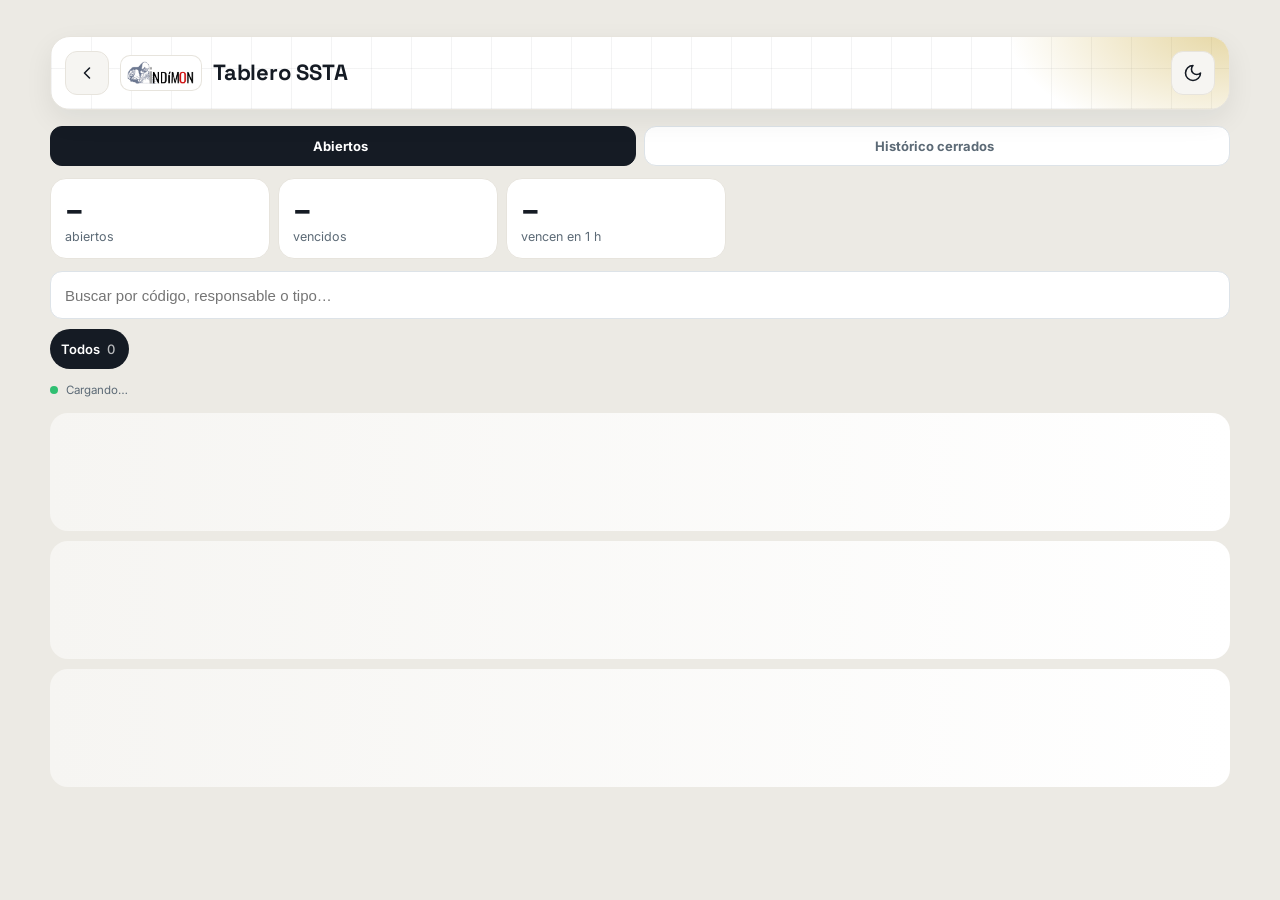
<file: dashboard.html>
<!DOCTYPE html>
<html lang="es">
<head>
<meta charset="UTF-8">
<meta name="viewport" content="width=device-width, initial-scale=1.0">
<title>Permisos · Portal SSTA</title>
<link rel="stylesheet" href="tokens.css">
<link rel="stylesheet" href="common.css">
<style>
  body{margin:0;font-family:var(--font-family,-apple-system,sans-serif);background:var(--bg,var(--gris-70));color:var(--ink,var(--gris-900));padding:1.5rem 1rem 3rem;}
  .wrapper{max-width:760px;margin:0 auto;}
  .header{background:var(--ink,var(--pizarra-900));border-radius:14px;padding:1.1rem 1.4rem;margin-bottom:1rem;display:flex;justify-content:space-between;align-items:center;gap:10px;flex-wrap:wrap;box-shadow:var(--shadow-lift);}
  .header h1{font-family:var(--font-display);font-size:17px;margin:0;color:var(--blanco);font-weight:700;}
  .header a{font-size:12.5px;color:var(--ambar-150);text-decoration:none;font-weight:600;}

  .tabs{display:flex;gap:8px;margin-bottom:12px;}
  .tab{flex:1;text-align:center;padding:11px 8px;border-radius:10px;border:1.5px solid var(--line,var(--gris-150));background:var(--paper,var(--blanco));font-size:13px;font-weight:700;color:var(--ink-soft,var(--gris-550));cursor:pointer;}
  .tab.active{background:var(--ink,var(--pizarra-900));color:var(--blanco);border-color:var(--ink,var(--pizarra-900));}
  .tab .count{margin-left:5px;opacity:.75;}

  .searchbar{margin-bottom:12px;}
  .searchbar input{width:100%;box-sizing:border-box;border:1.5px solid var(--line,var(--gris-150));border-radius:10px;padding:12px 14px;font-size:15px;background:var(--paper,var(--blanco));}

  .refresh-note{font-size:11.5px;color:var(--ink-soft,var(--gris-450));margin:0 0 1rem;}

  /* Aviso de backends que no respondieron. Rojo y arriba de la lista a
     propósito: significa que la lista está INCOMPLETA, y en un tablero de
     permisos una lista incompleta que parece completa es una falsa tranquilidad. */
  .aviso-incompleto{display:none;background:var(--rojo-60);border:1.5px solid var(--rojo-550);color:var(--rojo-750);
    border-radius:12px;padding:12px 14px;margin:0 0 12px;font-size:13px;line-height:1.5;}
  .aviso-incompleto b{display:block;font-size:14px;margin-bottom:2px;}
  .aviso-incompleto ul{margin:6px 0 8px;padding-left:18px;}
  .aviso-incompleto button{min-height:var(--touch,44px);padding:0 16px;border:none;border-radius:8px;
    background:var(--rojo-550);color:var(--blanco);font-weight:700;font-size:13px;cursor:pointer;font-family:inherit;}
  .empty.incompleto{border:1.5px solid var(--rojo-550);color:var(--rojo-750);background:var(--rojo-60);}
  .list{display:flex;flex-direction:column;gap:10px;}
  .item{display:block;background:var(--paper,var(--blanco));border:1px solid var(--line,var(--gris-150));border-radius:12px;padding:.9rem 1.1rem;border-left:5px solid var(--amarillo-indimon);transition:.15s;text-decoration:none;color:inherit;}
  .item:active{transform:scale(.99);}
  .item.warn{border-left-color:var(--warn,var(--rojo-550));background:linear-gradient(90deg, rgba(192,57,43,.05), transparent 40%);}
  .item.closed{border-left-color:var(--ink-muted,var(--pizarra-550));}
  .item .row1{display:flex;justify-content:space-between;align-items:center;gap:8px;flex-wrap:wrap;}
  .icon-type{font-size:15px;margin-right:4px;}
  .code{font-family:var(--font-display);font-weight:700;background:var(--ink,var(--azul-750));color:var(--blanco);padding:3px 9px;border-radius:5px;font-size:12px;letter-spacing:.02em;}
  .tipo{font-size:11px;color:var(--ink-soft,var(--gris-450));text-transform:uppercase;letter-spacing:.3px;}
  .tiempo{font-size:12.5px;font-weight:700;padding:3px 10px;border-radius:20px;white-space:nowrap;}
  .tiempo.ok{color:var(--ok,var(--verde-570));background:rgba(29,122,76,.1);}
  .tiempo.warn{color:var(--warn,var(--rojo-550));background:rgba(192,57,43,.12);}
  .tiempo.closed{color:var(--pizarra-600);background:rgba(90,100,110,.1);}
  /* Por vencer: ámbar, un aviso distinto del rojo de "ya venció". */
  .tiempo.pronto{color:var(--ambar-560);background:rgba(224,168,0,.18);}
  .item.v-vencido{border-left-color:var(--warn,var(--rojo-550));background:linear-gradient(90deg, rgba(192,57,43,.07), transparent 45%);}
  .item.v-porvencer{border-left-color:var(--ambar-300);background:linear-gradient(90deg, rgba(224,168,0,.09), transparent 45%);}
  .item.v-vigente{border-left-color:var(--ok,var(--verde-570));}
  .meta{font-size:12px;color:var(--ink-soft,var(--gris-550));margin-top:6px;}
  .chevron{font-size:var(--fs-menor,12.5px);color:var(--ink-muted,var(--pizarra-550));margin-top:3px;}
  .empty{background:var(--paper,var(--blanco));border:1px solid var(--line,var(--gris-150));border-radius:14px;padding:2rem;text-align:center;color:var(--ink-soft,var(--gris-450));font-size:13px;}
  .loading{text-align:center;color:var(--gris-450);font-size:13px;padding:2rem;}

  /* Tarjeta de persona con EPP pendiente de reponer. Antes esta información
     solo existía persona por persona dentro del módulo de EPP, o en el correo
     del día: quien supervisa no tenía dónde ver de una sola vez qué le debe
     a la cuadrilla. */
  .item.epp{border-left-color:var(--warn,var(--rojo-550));}
  .item.epp .elementos{font-size:12.5px;color:var(--ink,var(--pizarra-900));margin-top:6px;line-height:1.55;}
  .item.epp .elementos li{margin-bottom:2px;}
  .item.epp ul{margin:4px 0 0;padding-left:18px;}
  .desde{font-size:11.5px;color:var(--ink-soft,var(--pizarra-550));margin-top:5px;}
  .desde b{color:var(--warn,var(--rojo-550));}

  /* ══ Tablero rediseñado ══ */
  .wrapper{max-width:880px;}
  .resumen-tablero{display:grid;grid-template-columns:repeat(3,1fr);gap:8px;margin-bottom:12px;}
  .rt{display:flex;flex-direction:column;align-items:flex-start;gap:4px;padding:14px;border-radius:16px;border:1px solid var(--pui-line,var(--arena-110));
    background:var(--pui-panel,var(--blanco));color:var(--pui-text,var(--pizarra-900));font:inherit;cursor:pointer;text-align:left;transition:border-color .15s,background .15s;}
  .rt b{font-family:var(--font-display);font-size:32px;line-height:1;font-weight:700;letter-spacing:-.02em;}
  .rt small{font-size:12.5px;color:var(--pui-muted,var(--pizarra-550));}
  .rt.sel{border-color:var(--pui-text,var(--pizarra-900));box-shadow:inset 0 0 0 1px var(--pui-text,var(--pizarra-900));}
  .rt-vencido.hay{background:rgba(192,57,43,.1);border-color:rgba(192,57,43,.4);}
  .rt-vencido.hay b{color:var(--rojo-550);}
  .rt-pronto.hay{background:rgba(224,168,0,.14);border-color:rgba(224,168,0,.5);}
  .rt-pronto.hay b{color:var(--ambar-560);}
  html.oscuro .rt-vencido.hay b{color:var(--rojo-300);} html.oscuro .rt-pronto.hay b{color:var(--ambar-200);}
  .tabs .tab{border-radius:12px;}
  .searchbar input{border-radius:12px;min-height:48px;}
  .filtros{display:flex;gap:6px;overflow-x:auto;scrollbar-width:none;margin:-2px 0 12px;padding-bottom:2px;}
  .filtros::-webkit-scrollbar{display:none;}
  .filtro{flex:0 0 auto;display:inline-flex;align-items:center;gap:7px;min-height:40px;padding:0 13px 0 10px;border-radius:999px;
    border:1px solid var(--pui-line,var(--arena-110));background:var(--pui-panel,var(--blanco));color:var(--pui-text,var(--pizarra-900));font:inherit;font-size:13px;font-weight:600;cursor:pointer;}
  .filtro i{width:10px;height:10px;border-radius:50%;background:var(--c);}
  .filtro .n{font-weight:500;color:var(--pui-muted,var(--pizarra-550));}
  .filtro.sel{background:var(--pui-text,var(--pizarra-900));color:var(--pui-panel,var(--blanco));border-color:transparent;}
  .filtro.sel .n{color:inherit;opacity:.7;}

  .list{gap:10px;}
  .item{display:grid;grid-template-columns:48px 1fr;column-gap:14px;align-items:start;padding:14px 16px;border-radius:18px;
    border:1px solid var(--pui-line,var(--arena-110)) !important;border-left:1px solid var(--pui-line,var(--arena-110)) !important;background:var(--pui-panel,var(--blanco)) !important;
    position:relative;overflow:hidden;transition:border-color .15s,box-shadow .15s,transform .15s;}
  .item::before{content:"";position:absolute;left:0;top:0;bottom:0;width:4px;background:var(--estado,transparent);}
  .item:hover{box-shadow:0 8px 22px rgba(15,25,35,.08);border-color:var(--c) !important;}
  .item.v-vencido{--estado:var(--rojo-550);} .item.v-porvencer{--estado:var(--ambar-300);} .item.warn{--estado:var(--rojo-550);}
  .t-ico{width:48px;height:48px;border-radius:14px;display:flex;align-items:center;justify-content:center;
    background:color-mix(in srgb,var(--c) 14%,transparent);color:var(--c);grid-row:1 / span 4;}
  html.oscuro .t-ico{background:color-mix(in srgb,var(--c) 26%,transparent);color:color-mix(in srgb,var(--c) 55%,white);}
  .t-ico svg{width:23px;height:23px;fill:none;stroke:currentColor;stroke-width:1.9;stroke-linecap:round;stroke-linejoin:round;}
  .item .row1{grid-column:2;display:flex;justify-content:space-between;align-items:flex-start;gap:6px 8px;flex-wrap:wrap;}
  .t-id{min-width:0;}
  .item .code{display:block;white-space:nowrap;background:none;color:var(--pui-text,var(--pizarra-900));padding:0;font-size:15.5px;letter-spacing:0;border-radius:0;}
  .item .tipo{display:block;font-size:12px;font-weight:600;color:var(--c);text-transform:none;letter-spacing:0;margin-top:1px;}
  html.oscuro .item .tipo{color:color-mix(in srgb,var(--c) 55%,white);}
  .tiempo{font-size:12.5px;padding:5px 11px;flex-shrink:0;}
  html.oscuro .tiempo.ok{color:var(--verde-210);} html.oscuro .tiempo.warn{color:var(--rojo-260);background:rgba(192,57,43,.22);}
  html.oscuro .tiempo.pronto{color:var(--ambar-200);} html.oscuro .tiempo.closed{color:var(--pizarra-210);background:rgba(255,255,255,.08);}
  .item .meta{grid-column:2;font-size:13px;color:var(--pui-muted,var(--pizarra-550));margin-top:8px;line-height:1.45;display:flex;flex-wrap:wrap;gap:4px 14px;}
  .item .meta span{display:inline-flex;align-items:center;gap:5px;}
  .item .meta svg{width:14px;height:14px;fill:none;stroke:currentColor;stroke-width:2;stroke-linecap:round;stroke-linejoin:round;flex-shrink:0;}
  .item .meta .trab{flex-basis:100%;color:var(--pui-text,var(--pizarra-900));}
  .vida{grid-column:2;height:6px;border-radius:6px;background:var(--pui-card,var(--arena-100));margin-top:10px;overflow:hidden;}
  .vida i{display:block;height:100%;border-radius:6px;background:var(--verde-450);}
  .v-porvencer .vida i{background:var(--ambar-300);} .v-vencido .vida i{background:var(--rojo-550);width:100% !important;}
  .vida-txt{grid-column:2;display:flex;justify-content:space-between;font-size:11.5px;color:var(--pui-muted,var(--pizarra-550));margin-top:4px;}
  .item .chevron{display:none;}
  .item.closed{opacity:.92;}
  .refresh-note{display:flex;align-items:center;gap:8px;}
  .refresh-note::before{content:"";width:8px;height:8px;border-radius:50%;background:var(--verde-300);flex-shrink:0;}
  .esqueleto{height:118px;border-radius:18px;background:linear-gradient(90deg,var(--pui-card,var(--arena-100)),var(--pui-panel,var(--blanco)),var(--pui-card,var(--arena-100)));background-size:200% 100%;animation:brillo 1.2s linear infinite;}
  @keyframes brillo{from{background-position:200% 0}to{background-position:-200% 0}}
  @media (min-width:1000px){
    .wrapper{max-width:1180px;}
    .list{display:grid !important;grid-template-columns:repeat(2,minmax(0,1fr));align-items:start;}
    .list > .empty,.list > .esqueleto{grid-column:1 / -1;}
    .resumen-tablero{grid-template-columns:repeat(3,minmax(0,220px));}
  }
  @media (min-width:1500px){ .wrapper{max-width:1500px;} .list{grid-template-columns:repeat(3,minmax(0,1fr));} }
  @media (max-width:600px){ .rt b{font-size:26px;} .item{grid-template-columns:42px 1fr;column-gap:12px;padding:12px 14px;} .t-ico{width:42px;height:42px;border-radius:12px;} }
</style>
<link rel="stylesheet" href="portal-ui.css">
<script src="portal-ui.js"></script>
<link rel="stylesheet" href="ui-extra.css">
<script src="ui-extra.js"></script>
</head>
<body>
<div class="wrapper">
  <div class="header">
    <div class="marca-titulo"><span class="marca" role="img" aria-label="INDIMON"></span><h1>Tablero SSTA</h1></div>
    <a href="index.html">← Volver al portal</a>
  </div>

  <div class="tabs">
    <div class="tab active" id="tabAbiertos" data-tab="abiertos">Abiertos <span class="count" id="countAbiertos"></span></div>
    <div class="tab" id="tabCerrados" data-tab="cerrados">Histórico cerrados <span class="count" id="countCerrados"></span></div>
  </div>

  <div class="resumen-tablero" id="resumenTablero" aria-live="polite">
    <button type="button" class="rt" data-filtro-vig=""><b id="rtAbiertos">–</b><small>abiertos</small></button>
    <button type="button" class="rt rt-vencido" data-filtro-vig="vencido"><b id="rtVencidos">–</b><small>vencidos</small></button>
    <button type="button" class="rt rt-pronto" data-filtro-vig="porvencer"><b id="rtPronto">–</b><small>vencen en 1 h</small></button>
  </div>

  <div class="searchbar">
    <input type="text" id="searchInput" placeholder="Buscar por código, responsable o tipo…">
  </div>
  <div class="filtros" id="filtrosTipo" role="toolbar" aria-label="Filtrar por tipo"></div>

  <p class="refresh-note" id="refreshNote">Cargando…</p>
  <div class="aviso-incompleto" id="avisoIncompleto" role="alert"></div>
  <div class="list" id="list"></div>
</div>
<script src="config.js"></script>
<script src="common.js"></script>
<script>
OfflineBanner.init();

// Mismos backends/token usados en los formularios de permisos.
// Umbral (horas) a partir del cual un permiso abierto se marca en rojo.
const HORAS_ALERTA = 8;
// Antes este arreglo estaba copiado a mano aquí, en index.html y en
// personal-autorizado.html — ahora los tres lo calculan desde config.js,
// así cambiar una URL de backend solo implica editar un archivo.
const PERMIT_BACKENDS = getPermitBackends(false);
// El dashboard mostraba solo los 5 permisos: las inspecciones de EPP vivían en
// otra pantalla, así que había que mirar en dos sitios para saber qué estaba
// pendiente. Aquí se suma la tercera pestaña.
const EPP_BACKEND = PORTAL_CONFIG.BACKENDS.epp;

const TIPOS = {
  caliente:   { nombre:'Caliente',   color:'var(--rojo-510)', svg:'<path d="M8.5 14.5A2.5 2.5 0 0 0 11 12c0-1.38-.5-2-1-3-1.07-2.14-.22-4.05 2-6 .5 2.5 2 4.9 4 6.5 2 1.6 3 3.5 3 5.5a7 7 0 1 1-14 0c0-1.15.43-2.29 1-3a2.5 2.5 0 0 0 2.5 2.5z"/>' },
  alturas:    { nombre:'Alturas',    color:'var(--azul-610)', svg:'<path d="M8 2v20M16 2v20M8 6h8M8 11h8M8 16h8"/>' },
  confinados: { nombre:'Confinados', color:'var(--morado-600)', svg:'<circle cx="12" cy="12" r="10"/><circle cx="12" cy="12" r="4"/>' },
  izajes:     { nombre:'Izajes',     color:'var(--teal-550)', svg:'<path d="M6 21V3l12 4H6M6 7l-3 2M18 7v6M16 13h4v3h-4zM3 21h8"/>' },
  electrico:  { nombre:'Eléctrico',  color:'var(--ambar-410)', svg:'<path d="M13 2 3 14h9l-1 8 10-12h-9l1-8z"/>' },
  ats:        { nombre:'ATS',        color:'var(--teal-650)', svg:'<circle cx="12" cy="12" r="10"/><path d="m16.24 7.76-2.12 6.36-6.36 2.12 2.12-6.36z"/>' },
  epp:        { nombre:'EPP',        color:'var(--rojo-550)', svg:'<path d="M20 13c0 5-3.5 7.5-7.66 8.95a1 1 0 0 1-.67-.01C7.5 20.5 4 18 4 13V6a1 1 0 0 1 1-1c2 0 4.5-1.2 6.24-2.72a1.17 1.17 0 0 1 1.52 0C14.51 3.81 17 5 19 5a1 1 0 0 1 1 1z"/>' }
};
const ICO_META = {
  persona:'<path d="M19 21v-2a4 4 0 0 0-4-4H9a4 4 0 0 0-4 4v2"/><circle cx="12" cy="7" r="4"/>',
  lugar:'<path d="M20 10c0 6-8 12-8 12s-8-6-8-12a8 8 0 0 1 16 0Z"/><circle cx="12" cy="10" r="3"/>',
  reloj:'<circle cx="12" cy="12" r="10"/><path d="M12 6v6l4 2"/>'
};
function claveTipo(nombre){
  if(nombre.includes('Caliente')) return 'caliente';
  if(nombre.includes('Confinados')) return 'confinados';
  if(nombre.includes('Izajes')) return 'izajes';
  if(nombre.includes('Eléctrico')) return 'electrico';
  if(nombre.indexOf('ATS') === 0) return 'ats';
  return 'alturas';
}
function iconoPara(nombre){ return claveTipo(nombre); }
const icoTipo = (k) => '<span class="t-ico"><svg viewBox="0 0 24 24" aria-hidden="true">' + (TIPOS[k]||TIPOS.alturas).svg + '</svg></span>';
const icoMeta = (k, txt, cls) => '<span' + (cls ? ' class="' + cls + '"' : '') + '><svg viewBox="0 0 24 24" aria-hidden="true">' + ICO_META[k] + '</svg>' + txt + '</span>';
let filtroTipo = '';
let filtroVig = '';
/* ── Vencimiento real ──
   El dashboard mostraba solo cuántas horas llevaba abierto un permiso, con un
   umbral fijo de 8 horas igual para todos. Pero cada permiso declara su propia
   vigencia ("hasta" fecha y hora) y ese dato ya estaba guardado sin usarse.
   Para quien supervisa, "vence en 2h" dice mucho más que "lleva 6h abierto". */
function fechaVencimiento(it){
  if(!it.hastaFecha) return null;
  // Se guarda como AAAA-MM-DD y HH:MM. Se arma en hora local, no en UTC: con
  // UTC un permiso que vence a las 6pm aparecía venciendo a la 1pm.
  // slice(0,10): si llegara como "2026-11-04T05:00:00.000Z" (fecha convertida
  // por Google Sheets) igual se lee el día, en vez de dejar el permiso sin vigencia.
  const [a,m,d] = String(it.hastaFecha).slice(0,10).split('-').map(Number);
  if(!a || !m || !d) return null;
  let horaTxt = String(it.hastaHora || '23:59');
  if(/^\d{4}-\d{2}-\d{2}T/.test(horaTxt)){            // hora que llegó como fecha ISO
    const x = new Date(horaTxt);
    horaTxt = isNaN(x) ? '23:59' : new Intl.DateTimeFormat('en-GB',{timeZone:'America/Bogota',hour:'2-digit',minute:'2-digit',hour12:false}).format(new Date(x.getTime()+30000));
  }
  const [hh,mm] = horaTxt.split(':').map(Number);
  const f = new Date(a, m-1, d, isNaN(hh)?23:hh, isNaN(mm)?59:mm, 0, 0);
  return isNaN(f.getTime()) ? null : f;
}

function estadoVigencia(it){
  const vence = fechaVencimiento(it);
  if(!vence) return null;                       // permiso sin vigencia declarada
  const minutos = Math.round((vence.getTime() - Date.now()) / 60000);
  const abs = Math.abs(minutos);
  const texto = abs < 60
    ? abs + ' min'
    : (abs < 1440 ? (abs/60).toFixed(abs/60 < 10 ? 1 : 0) + ' h' : Math.round(abs/1440) + ' d');
  if(minutos < 0)  return { nivel:'vencido',  texto:'VENCIDO hace ' + texto, minutos };
  if(minutos <= 60) return { nivel:'porvencer', texto:'Vence en ' + texto, minutos };
  return { nivel:'vigente', texto:'Vence en ' + texto, minutos };
}

function horasDesde(fechaStr){
  const t = new Date(fechaStr).getTime();
  if(isNaN(t)) return null;
  return (Date.now() - t) / 36e5;
}
function formatHoras(h){
  if(h===null) return '—';
  if(h < 1) return Math.round(h*60)+' min';
  return h.toFixed(1)+' h';
}
function fechaCorta(v){
  const t = new Date(v);
  if(isNaN(t.getTime())) return '—';
  const hoy = new Date(); const mismoDia = t.toDateString() === hoy.toDateString();
  const hora = t.toLocaleTimeString('es-CO',{hour:'numeric',minute:'2-digit'}).replace(/\s*a\.\s*m\./,' am').replace(/\s*p\.\s*m\./,' pm');
  return (mismoDia ? 'hoy' : t.toLocaleDateString('es-CO',{day:'numeric',month:'short'}).replace('.','')) + ' ' + hora;
}
function formatFecha(fechaStr){
  const t = new Date(fechaStr);
  if(isNaN(t.getTime())) return '—';
  return t.toLocaleDateString('es-CO',{day:'2-digit',month:'2-digit',year:'numeric'}) + ' ' + t.toLocaleTimeString('es-CO',{hour:'2-digit',minute:'2-digit'});
}

/* La fecha de una inspección de EPP puede llegar como "03/11/2026" o, si Google
   Sheets la convirtió en fecha, como "2026-11-03T05:00:00.000Z": se muestra
   siempre como dd/mm/aaaa en hora de Colombia. */
function fechaDMY(v){
  if(v === null || v === undefined || v === '') return '';
  const t = String(v).trim();
  if(/^\d{4}-\d{2}-\d{2}T/.test(t)){
    const x = new Date(t);
    if(!isNaN(x)){
      const [a,m,dd] = new Intl.DateTimeFormat('en-CA',{timeZone:'America/Bogota',year:'numeric',month:'2-digit',day:'2-digit'}).format(x).split('-');
      return dd+'/'+m+'/'+a;
    }
  }
  return t;
}

let abiertos = [];
let cerrados = [];
// Tipos de permiso cuyo backend NO respondió en la última consulta:
// [{nombre, motivo}]. Mientras haya alguno, la lista está incompleta.
let fallidos = [];
// null = todavía no se ha consultado nada (no se puede afirmar nada).
let ultimaConsulta = null;
let tabActual = 'abiertos';
let eppPendientes = [];   // [{nombre, cedula, cargo, fecha, inspector, elementos[]}]
let eppCargado = false;

/* ATS en el tablero: antes solo estaban los 5 permisos, así que un ATS
   abierto días después de su fecha no se veía en ningún lado. */
async function cargarAts(){
  const B = PORTAL_CONFIG.BACKENDS.ats;
  const out = { abiertos: [], cerrados: [], fallo: null };
  if(!B || !B.url || B.url.indexOf('http') !== 0) return out;
  try{
    const res = await fetchWithRetry(B.url + '?list=1&token=' + encodeURIComponent(PORTAL_CONFIG.API_TOKEN));
    const data = await res.json();
    if(!data || !data.ok || !Array.isArray(data.rows)){ out.fallo = { nombre:'ATS', motivo:'respondió con error: ' + ((data && data.error) || 'sin detalle') }; return out; }
    data.rows.forEach(r=>{
      const fin = atsVence(r);
      const item = {
        tipo: 'ATS', archivo: 'ats.html', icono: 'ats', esAts: true,
        code: r.code || '—', responsable: r.lider || '',
        area: [r.centroCostos, r.area].filter(Boolean).join(' · '), trabajo: r.trabajo || '',
        hastaFecha: fin ? String(r.fechaHasta || r.fechaDesde).slice(0,10) : '', hastaHora: '23:59',
        fechaApertura: r.fechaDesde || r.updatedAt || null,
        fechaCierre: r.estado === 'CERRADO' ? (r.cerradoEn || r.updatedAt || null) : null
      };
      (r.estado === 'CERRADO' ? out.cerrados : out.abiertos).push(item);
    });
  }catch(err){
    out.fallo = { nombre:'ATS', motivo: (err && err.name === 'SyntaxError') ? 'respondió con una página en vez de datos (revisa el Apps Script del ATS)' : 'no respondió (sin señal o servidor caído)' };
  }
  return out;
}

async function cargar(){
  // Si la pestaña está oculta (en segundo plano) o no hay señal, no tiene sentido
  // consultar los 5 backends — antes esto se disparaba igual cada 2 minutos aunque
  // nadie estuviera mirando el dashboard, gastando cuota de ejecución de Apps
  // Script sin ninguna necesidad real.
  if (document.hidden || !navigator.onLine) return;
  const noteEl = document.getElementById('refreshNote');
  const nAbiertos = [], nCerrados = [], nFallidos = [];
  // Se consultan los 5 backends EN PARALELO (no uno detrás de otro): si alguno
  // está caído o lento, ya no retrasa a los demás — antes, con un backend caído,
  // la carga completa del dashboard podía tardar 10-15 segundos.
  const pAts = cargarAts();
  const resultados = await Promise.allSettled(PERMIT_BACKENDS.map(backend =>
    fetchWithRetry(backend.url + '?' + (backend.listQuery || 'list=1') + '&token=' + encodeURIComponent(backend.token))
      .then(res => res.json())
      .then(data => ({ backend, data }))
  ));
  // ANTES un backend caído se omitía en silencio: si justo ese tenía el único
  // permiso abierto, el tablero mostraba "No hay permisos abiertos ✓".
  // Ahora cada tipo que no respondió queda registrado con su motivo.
  resultados.forEach((r, i)=>{
    if(r.status !== 'fulfilled'){
      const err = r.reason;
      const motivo = (err && err.name === 'SyntaxError')
        ? 'respondió con una página en vez de datos (¿despliegue privado o URL cambiada?)'
        : 'no respondió (sin señal o servidor caído)';
      nFallidos.push({ nombre: PERMIT_BACKENDS[i].nombre, motivo });
      return;
    }
    const { backend, data } = r.value;
    if(!data || !data.ok || !Array.isArray(data.rows)){
      nFallidos.push({ nombre: backend.nombre, motivo: 'respondió con error: ' + ((data && data.error) || 'sin detalle') });
      return;
    }
    data.rows.forEach(row=>{
        const item = {
          tipo: backend.nombre,
          archivo: backend.archivo,
          icono: iconoPara(backend.nombre),
          code: row.code || row.permitCode || '—',
          responsable: row.responsable || '',
          area: row.sitio || row.area || '',
          hastaFecha: row.hastaFecha || '',
          hastaHora: row.hastaHora || '',
          fechaApertura: row.openedAt || row.updatedAt || null,
          fechaCierre: row.status === 'CERRADO' ? (row.closedAt || row.updatedAt || null) : null
        };
        if(row.status === 'ABIERTO') nAbiertos.push(item);
        else if(row.status === 'CERRADO') nCerrados.push(item);
      });
  });
  const rAts = await pAts;
  rAts.abiertos.forEach(x=>nAbiertos.push(x)); rAts.cerrados.forEach(x=>nCerrados.push(x));
  if(rAts.fallo) nFallidos.push(rAts.fallo);
  abiertos = nAbiertos; cerrados = nCerrados; fallidos = nFallidos;
  ultimaConsulta = new Date();
  // Orden por urgencia real: primero lo vencido, luego lo que está por vencer,
  // y al final lo que tiene margen. Los que no declaran vigencia se ordenan
  // como antes, por tiempo abierto.
  abiertos.sort((a,b)=>{
    const va = estadoVigencia(a), vb = estadoVigencia(b);
    if(va && vb) return va.minutos - vb.minutos;      // menos minutos = más urgente
    if(va) return -1;
    if(vb) return 1;
    return (horasDesde(b.fechaApertura)||0) - (horasDesde(a.fechaApertura)||0);
  });
  cerrados.sort((a,b)=> new Date(b.fechaCierre||0) - new Date(a.fechaCierre||0));

  document.getElementById('countAbiertos').textContent = abiertos.length ? '('+abiertos.length+')' : '';
  document.getElementById('countCerrados').textContent = cerrados.length ? '('+cerrados.length+')' : '';
  noteEl.textContent = 'En vivo · actualizado ' + new Date().toLocaleTimeString('es-CO', {hour:'2-digit',minute:'2-digit'}) + ' — se refresca solo cada 2 minutos.';
  mostrarAvisoIncompleto();
  render();
}

/* ── EPP pendiente de reponer ──
   Se toma la ÚLTIMA inspección de cada persona, no la suma de todas: sumar el
   historial mostraría como pendiente lo que ya le repusieron hace meses, y
   este es justo el listado que se usa para reclamarle a almacén. */
async function cargarEpp(){
  if(!EPP_BACKEND || !EPP_BACKEND.url || EPP_BACKEND.url.indexOf('http')!==0) return;
  try{
    const res = await fetchWithRetry(EPP_BACKEND.url + '?list=1&token=' + encodeURIComponent(PORTAL_CONFIG.API_TOKEN));
    const data = await res.json();
    if(!data.ok || !Array.isArray(data.rows)) return;
    const ultimaPorPersona = {};
    data.rows.forEach(r=>{
      const cc = String(r.cedula||'').trim() || String(r.nombre||'').trim();
      if(!cc) return;
      const previa = ultimaPorPersona[cc];
      if(!previa || new Date(r.updatedAt) > new Date(previa.updatedAt)) ultimaPorPersona[cc] = r;
    });
    eppPendientes = Object.values(ultimaPorPersona)
      .map(r=>({
        nombre: r.nombre||'—', cedula: r.cedula||'', cargo: r.cargo||'',
        fecha: fechaDMY(r.fechaInspeccion), inspector: r.inspector||'', updatedAt: r.updatedAt,
        elementos: String(r.malos||'').split('|').map(x=>x.trim()).filter(Boolean)
      }))
      .filter(p=>p.elementos.length);
    eppPendientes.sort((a,b)=> new Date(a.updatedAt) - new Date(b.updatedAt)); // lo más viejo primero: es lo más atrasado
    eppCargado = true;
    document.getElementById('countEpp').textContent = eppPendientes.length ? '('+eppPendientes.length+')' : '';
  }catch(e){ /* sin señal o backend no configurado: la pestaña queda vacía */ }
}

function diasDesde(v){
  const t = new Date(v).getTime();
  if(isNaN(t)) return null;
  return Math.floor((Date.now()-t)/86400000);
}

function renderEpp(listEl, q){
  let items = eppPendientes;
  if(q){
    items = items.filter(p =>
      p.nombre.toLowerCase().includes(q) || String(p.cedula).toLowerCase().includes(q) ||
      p.cargo.toLowerCase().includes(q) || p.inspector.toLowerCase().includes(q) ||
      p.elementos.join(' ').toLowerCase().includes(q));
  }
  if(!items.length){
    listEl.innerHTML = '<div class="empty">'+(eppCargado
      ? (q ? 'No hay resultados para la búsqueda.' : 'No hay elementos de protección pendientes de reponer ✓')
      : 'Cargando inspecciones de EPP…')+'</div>';
    return;
  }
  listEl.innerHTML = items.map(p=>{
    const d = diasDesde(p.updatedAt);
    const espera = d===null ? '' : (d===0 ? 'hoy' : (d===1 ? 'hace 1 día' : 'hace '+d+' días'));
    return `<a class="item epp" href="inspeccion-epp.html" style="--c:var(--rojo-550)">
      ${icoTipo('epp')}
      <div class="row1">
        <span class="t-id"><span class="code">${esc(p.nombre)}</span><span class="tipo">${esc(p.cargo||'')}</span></span>
        <span class="tiempo warn">${p.elementos.length} elemento(s)</span>
      </div>
      <div class="elementos"><ul>${p.elementos.map(e=>'<li>'+esc(e)+'</li>').join('')}</ul></div>
      <div class="desde">Solicitado <b>${esc(espera)}</b>${p.fecha?' · inspección del '+esc(p.fecha):''}${p.inspector?' · revisó '+esc(p.inspector):''}</div>
      <div class="chevron">Toca para abrir la inspección de EPP →</div>
    </a>`;
  }).join('');
}

/** Aviso arriba de la lista con los tipos de permiso que no respondieron. */
function mostrarAvisoIncompleto(){
  const el = document.getElementById('avisoIncompleto');
  if(!fallidos.length){ el.style.display = 'none'; el.innerHTML = ''; return; }
  el.innerHTML = '<b>⚠️ Lista incompleta</b>' +
    'No se pudieron consultar estos permisos, así que los suyos <u>no aparecen</u> abajo:' +
    '<ul>' + fallidos.map(f => '<li><b style="display:inline">' + esc(f.nombre) + '</b>: ' + esc(f.motivo) + '</li>').join('') + '</ul>' +
    '<button type="button" id="btnReintentarTablero">Reintentar ahora</button>';
  el.style.display = 'block';
  document.getElementById('btnReintentarTablero').addEventListener('click', (e)=>{
    e.target.textContent = 'Consultando…'; e.target.disabled = true;
    cargar();
  });
}

function pintarResumen(){
  let venc = 0, pronto = 0;
  abiertos.forEach(it => { const v = estadoVigencia(it); if(v && v.nivel==='vencido') venc++; else if(v && v.nivel==='porvencer') pronto++; });
  const pon = (id, n) => { const el = document.getElementById(id); el.textContent = ultimaConsulta ? n : '–'; el.parentElement.classList.toggle('hay', !!n); };
  pon('rtAbiertos', abiertos.length); pon('rtVencidos', venc); pon('rtPronto', pronto);
  document.querySelectorAll('.rt').forEach(b => b.classList.toggle('sel', tabActual==='abiertos' && b.dataset.filtroVig === filtroVig && !!filtroVig));
  // Filtros por tipo, con cuántos hay de cada uno en la pestaña actual
  const base = tabActual === 'abiertos' ? abiertos : cerrados;
  const cuenta = {}; base.forEach(it => { const k = it.icono; cuenta[k] = (cuenta[k]||0) + 1; });
  const cont = document.getElementById('filtrosTipo');
  cont.innerHTML = '<button type="button" class="filtro' + (filtroTipo ? '' : ' sel') + '" data-k="">Todos <span class="n">' + base.length + '</span></button>' +
    Object.keys(TIPOS).filter(k => k !== 'epp' && cuenta[k]).map(k =>
      '<button type="button" class="filtro' + (filtroTipo===k ? ' sel' : '') + '" data-k="' + k + '" style="--c:' + TIPOS[k].color + '"><i></i>' + TIPOS[k].nombre + ' <span class="n">' + cuenta[k] + '</span></button>').join('');
  cont.querySelectorAll('.filtro').forEach(b => b.addEventListener('click', () => { filtroTipo = b.dataset.k; render(); }));
}

function render(){
  const listEl = document.getElementById('list');
  if(tabActual !== 'epp') pintarResumen();
  if(!ultimaConsulta && tabActual !== 'epp'){ listEl.innerHTML = '<div class="esqueleto"></div><div class="esqueleto"></div><div class="esqueleto"></div>'; return; }
  const q = document.getElementById('searchInput').value.trim().toLowerCase();
  if(tabActual === 'epp'){ renderEpp(listEl, q); return; }
  let items = tabActual === 'abiertos' ? abiertos : cerrados;
  if(filtroTipo) items = items.filter(it => it.icono === filtroTipo);
  if(filtroVig && tabActual === 'abiertos') items = items.filter(it => { const v = estadoVigencia(it); return v && v.nivel === filtroVig; });
  if(q){
    items = items.filter(it =>
      it.code.toLowerCase().includes(q) ||
      it.tipo.toLowerCase().includes(q) ||
      (it.responsable||'').toLowerCase().includes(q) ||
      (it.area||'').toLowerCase().includes(q) ||
      (it.trabajo||'').toLowerCase().includes(q)
    );
  }

  if(items.length===0){
    let msg;
    if(tabActual==='abiertos'){
      if(q) msg = 'Ningún permiso ni ATS abierto coincide con la búsqueda.';
      // El chulo verde SOLO cuando los 5 tipos respondieron. Con uno caído no
      // se puede afirmar que no haya permisos abiertos: se dice lo que se sabe.
      else if(fallidos.length) msg = '⚠️ No se puede confirmar que no haya permisos ni ATS abiertos: faltan datos de ' + fallidos.map(f=>esc(f.nombre)).join(', ') + '.';
      else msg = 'No hay permisos ni ATS abiertos en este momento ✓';
    } else {
      msg = fallidos.length ? '⚠️ Faltan datos de ' + fallidos.map(f=>esc(f.nombre)).join(', ') + '. La lista puede estar incompleta.' : 'No hay permisos cerrados que coincidan con la búsqueda.';
    }
    listEl.innerHTML = `<div class="empty${fallidos.length && !q ? ' incompleto' : ''}">${msg}</div>`;
    return;
  }

  if(tabActual==='abiertos'){
    listEl.innerHTML = items.map(it=>{
      const h = horasDesde(it.fechaApertura);
      const v = estadoVigencia(it);
      // Si el permiso declara vigencia, manda ella. Si no (permisos viejos), se
      // sigue usando el umbral de horas abiertas como antes.
      const alerta = v ? (v.nivel !== 'vigente') : (h!==null && h >= HORAS_ALERTA);
      const clase = v ? ('v-' + v.nivel) : (alerta ? 'warn' : '');
      const etiqueta = v
        ? `<span class="tiempo ${v.nivel==='vencido'?'warn':(v.nivel==='porvencer'?'pronto':'ok')}">${esc(v.texto)}</span>`
        : `<span class="tiempo ${alerta?'warn':'ok'}">${formatHoras(h)} abierto</span>`;
      const enlace = it.esAts ? 'ats.html?code=' + encodeURIComponent(it.code) + '&ver=1' : it.archivo + '?code=' + encodeURIComponent(it.code);
      const ap = it.fechaApertura ? new Date(it.fechaApertura).getTime() : NaN;
      const fin = fechaVencimiento(it);
      let pct = null;
      if(fin && !isNaN(ap) && fin.getTime() > ap) pct = Math.max(2, Math.min(100, Math.round((Date.now() - ap) / (fin.getTime() - ap) * 100)));
      const T = TIPOS[it.icono] || TIPOS.alturas;
      return `<a class="item ${clase}" href="${enlace}" style="--c:${T.color}">
        ${icoTipo(it.icono)}
        <div class="row1">
          <span class="t-id"><span class="code">${esc(it.code)}</span><span class="tipo">${esc(it.tipo)}</span></span>
          ${etiqueta}
        </div>
        <div class="meta">${it.esAts && it.trabajo ? '<span class="trab">' + esc(it.trabajo.slice(0,110)) + '</span>' : ''}${it.responsable ? icoMeta('persona', esc(it.responsable)) : ''}${it.area ? icoMeta('lugar', esc(it.area)) : ''}${h!==null ? icoMeta('reloj', 'Abierto hace ' + formatHoras(h)) : ''}</div>
        ${pct!==null ? `<div class="vida" role="img" aria-label="Lleva ${pct}% de su vigencia"><i style="width:${pct}%"></i></div><div class="vida-txt"><span>Desde ${esc(fechaCorta(it.fechaApertura))}</span><span>Hasta ${esc(fechaCorta(fin))}</span></div>` : ''}
      </a>`;
    }).join('');
  } else {
    listEl.innerHTML = items.map(it=>{
      const T = TIPOS[it.icono] || TIPOS.alturas;
      return `<a class="item closed" style="--c:${T.color}" href="${it.esAts ? 'ats.html?code=' + encodeURIComponent(it.code) + '&ver=1' : it.archivo + '?code=' + encodeURIComponent(it.code)}">
        ${icoTipo(it.icono)}
        <div class="row1">
          <span class="t-id"><span class="code">${esc(it.code)}</span><span class="tipo">${esc(it.tipo)}</span></span>
          <span class="tiempo closed">Cerrado</span>
        </div>
        <div class="meta">${it.responsable ? icoMeta('persona', esc(it.responsable)) : ''}${it.area ? icoMeta('lugar', esc(it.area)) : ''}${it.fechaCierre ? icoMeta('reloj', 'Cerrado ' + formatFecha(it.fechaCierre)) : ''}</div>
      </a>`;
    }).join('');
  }
}

document.querySelectorAll('.tab').forEach(tab=>{
  tab.addEventListener('click', ()=>{
    document.querySelectorAll('.tab').forEach(t=>t.classList.remove('active'));
    tab.classList.add('active');
    tabActual = tab.dataset.tab;
    filtroTipo = '';
    if(tabActual !== 'abiertos') filtroVig = '';
    render();
  });
});
document.getElementById('searchInput').addEventListener('input', render);
document.querySelectorAll('.rt').forEach(b => b.addEventListener('click', () => {
  filtroVig = (filtroVig === b.dataset.filtroVig) ? '' : b.dataset.filtroVig;
  if(tabActual !== 'abiertos') document.getElementById('tabAbiertos').click(); else render();
}));
render();

cargar();
setInterval(cargar, 120000);
// Al volver a la pestaña (o recuperar señal) después de estar oculta/offline,
// refresca de una vez en vez de esperar hasta el próximo intervalo de 2 minutos.
document.addEventListener('visibilitychange', ()=>{ if(!document.hidden) cargar(); });
window.addEventListener('online', cargar);

// El dashboard nunca registraba el Service Worker — si alguien entraba por un
// enlace directo a esta página (sin pasar antes por index.html), el modo
// offline no quedaba instalado y tampoco aparecía el banner de actualización.
window.addEventListener('load', ()=>{
  if (typeof UpdateManager !== 'undefined') UpdateManager.init();
});
</script>
</body>
</html>
</file>
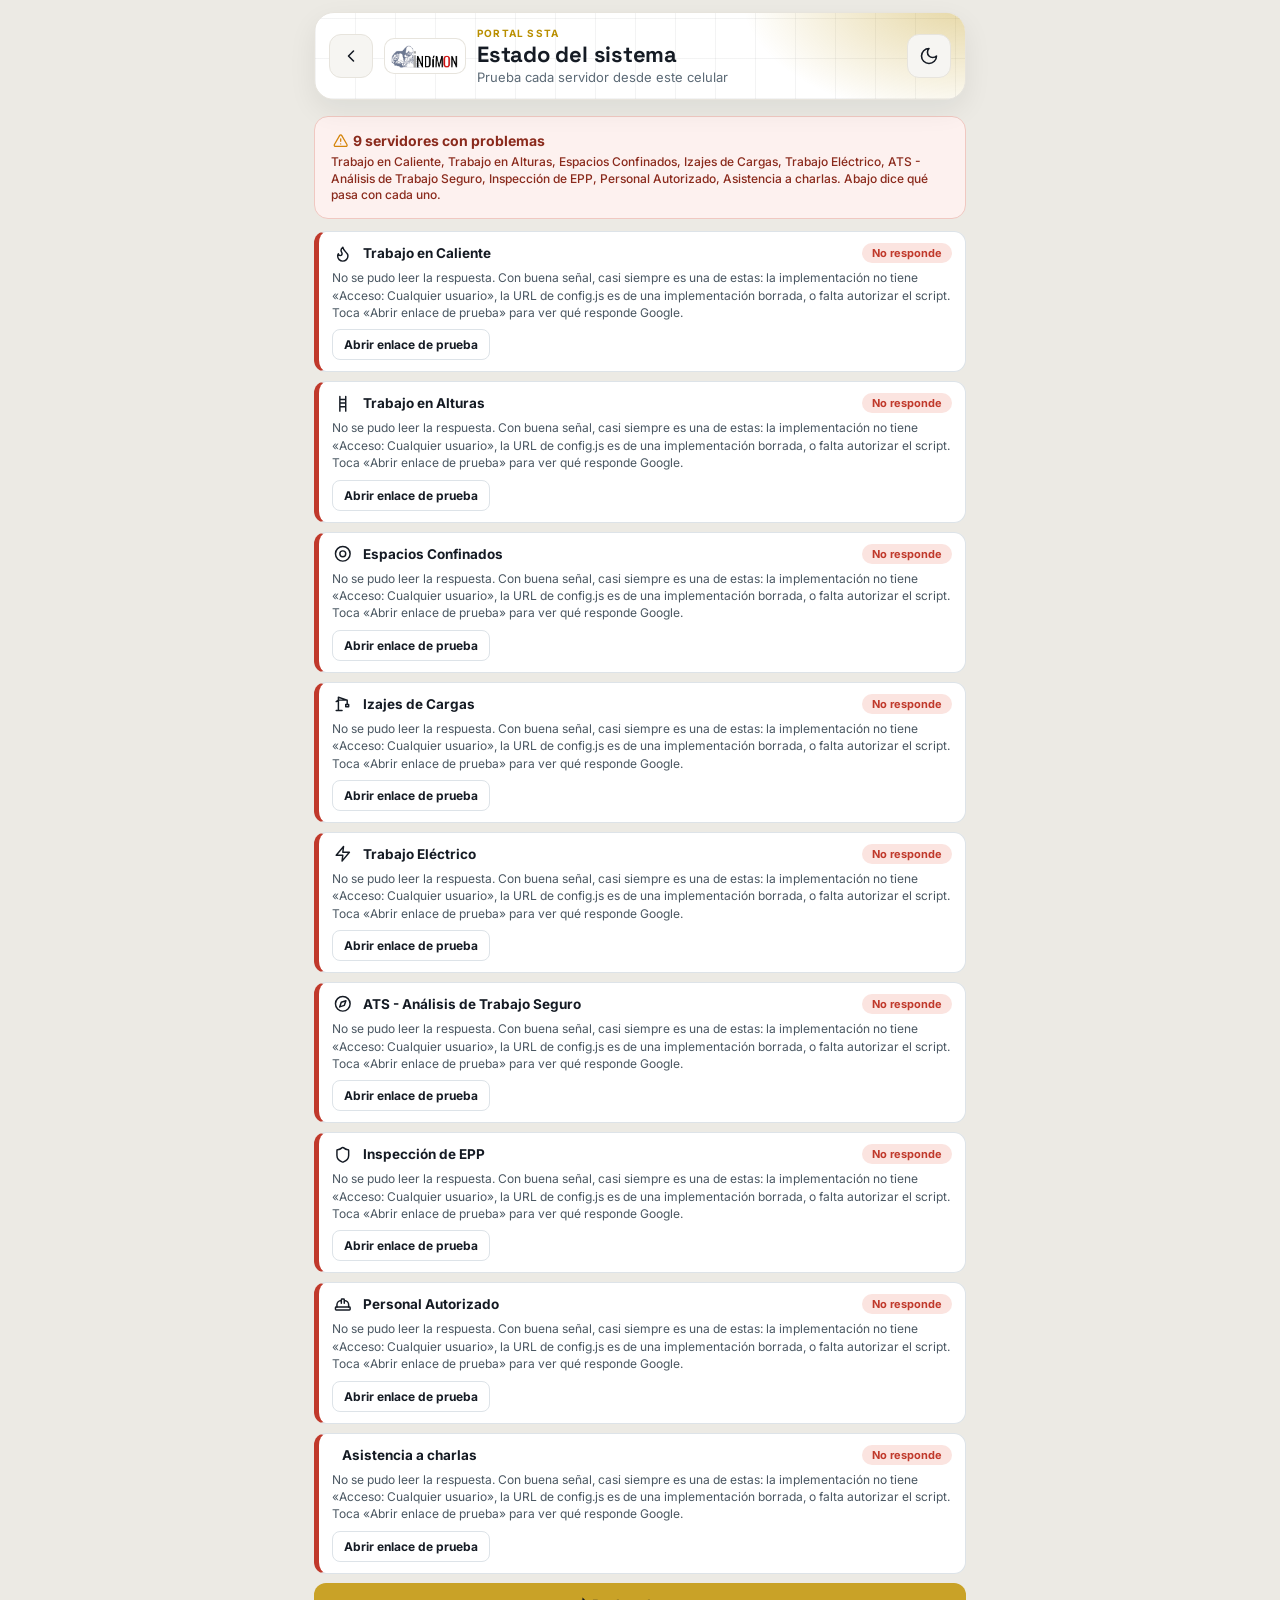
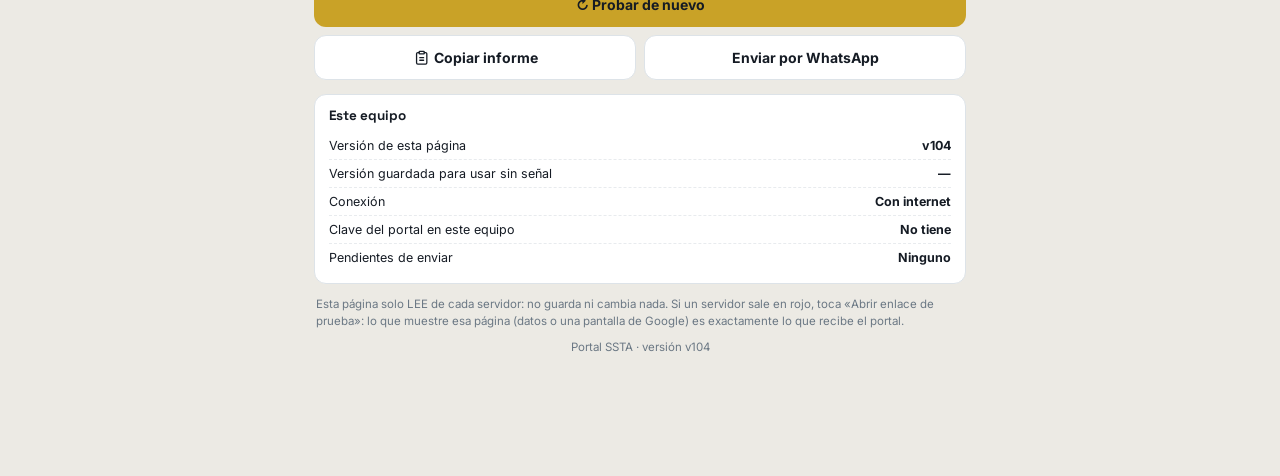
<file: estado.html>
<!DOCTYPE html>
<html lang="es">
<head>
<meta charset="UTF-8">
<meta name="viewport" content="width=device-width, initial-scale=1.0">
<title>Estado del sistema · Portal SSTA</title>
<link rel="stylesheet" href="tokens.css">
<link rel="stylesheet" href="common.css">
<style>
:root{ --ink:var(--pizarra-900); --line:var(--pizarra-100); --muted:var(--pizarra-500); --ok:var(--verde-570); --warn:var(--naranja-500); --mal:var(--rojo-550); --amber:var(--ambar-310); }
*{box-sizing:border-box;}
body{margin:0;background:var(--bg,var(--gris-70));color:var(--ink);font-family:var(--font-family,-apple-system,sans-serif);padding-bottom:110px;}
.wrap{max-width:680px;margin:0 auto;padding:0 14px;}
.hdr{display:block;background:var(--ink);padding:1.3rem 1.2rem 1.05rem;margin:0 -14px 14px;border-radius:0 0 16px 16px;}
.hdr .eyebrow{font-size:10px;letter-spacing:.12em;text-transform:uppercase;color:var(--pizarra-400);margin-bottom:6px;}
.hdr h1{font-family:var(--font-display);font-size:18px;color:var(--blanco);margin:0 0 2px;}
.hdr p{font-size:11.5px;color:var(--pizarra-400);margin:0;}
.hdr a.back{display:inline-block;margin-bottom:10px;font-size:11.5px;color:var(--ambar-310);text-decoration:none;font-weight:600;}
.resumen{border-radius:14px;padding:14px 16px;margin-bottom:12px;font-size:14px;font-weight:700;line-height:1.4;border:1px solid var(--line);background:var(--blanco);}
.resumen.ok{background:var(--verde-50);border-color:var(--verde-150);color:var(--verde-670);}
.resumen.mal{background:var(--rojo-50);border-color:var(--rojo-160);color:var(--rojo-700);}
.resumen.prob{background:var(--blanco);color:var(--muted);}
.resumen small{display:block;font-weight:500;font-size:12px;margin-top:3px;}
.card{background:var(--blanco);border:1px solid var(--line);border-radius:12px;padding:12px 14px;margin-bottom:12px;}
.card h2{font-family:var(--font-display);font-size:13.5px;margin:0 0 8px;}
.dato{display:flex;justify-content:space-between;gap:10px;font-size:12.5px;padding:6px 0;border-bottom:1px dashed var(--gris-90);}
.dato:last-child{border-bottom:none;}
.dato b{text-align:right;}
.srv{background:var(--blanco);border:1px solid var(--line);border-left:5px solid var(--pizarra-200);border-radius:12px;padding:11px 13px;margin-bottom:9px;}
.srv.ok{border-left-color:var(--ok);}
.srv.clave{border-left-color:var(--amber);}
.srv.mal{border-left-color:var(--mal);}
.srv.gris{border-left-color:var(--pizarra-200);}
.srv .fila{display:flex;align-items:center;gap:10px;}
.srv .nom{flex:1;min-width:0;font-weight:700;font-size:13.5px;}
.srv .chip{font-size:11px;font-weight:700;border-radius:20px;padding:3px 10px;white-space:nowrap;background:var(--gris-70);color:var(--pizarra-600);}
.srv.ok .chip{background:var(--verde-60);color:var(--ok);}
.srv.clave .chip{background:var(--ambar-70);color:var(--ambar-620);}
.srv.mal .chip{background:var(--rojo-100);color:var(--mal);}
.srv .det{font-size:12px;color:var(--pizarra-650);margin-top:6px;line-height:1.45;overflow-wrap:anywhere;}
.srv .acc{display:flex;gap:8px;flex-wrap:wrap;margin-top:8px;}
.srv .acc a,.srv .acc button{font-size:12px;font-weight:700;border:1.5px solid var(--line);background:var(--blanco);color:var(--ink);border-radius:8px;padding:7px 11px;text-decoration:none;cursor:pointer;font-family:inherit;}
.btn{display:block;width:100%;text-align:center;background:var(--ink);color:var(--blanco);font-weight:700;font-size:14px;border:none;border-radius:10px;padding:13px;margin-top:8px;cursor:pointer;font-family:inherit;text-decoration:none;}
.btn.amber{background:var(--amber);color:var(--pizarra-900);}
.btn.ghost{background:var(--blanco);border:1.5px solid var(--line);color:var(--ink);}
.btn:disabled{opacity:.55;}
.grid2{display:grid;grid-template-columns:1fr 1fr;gap:8px;}
.nota{font-size:11.5px;color:var(--muted);line-height:1.45;margin:10px 2px;}
</style>
<link rel="stylesheet" href="portal-ui.css">
<script src="portal-ui.js"></script>
<link rel="stylesheet" href="ui-extra.css">
<script src="ui-extra.js"></script>
</head>
<body>
<div class="wrap">
  <div class="hdr">
    <a class="back" href="index.html">← Volver al portal</a>
    <div class="marca-titulo"><span class="marca" role="img" aria-label="INDIMON"></span><div><div class="eyebrow">Portal SSTA</div>
    <h1>Estado del sistema</h1>
    <p>Prueba cada servidor desde este celular</p></div></div>
  </div>

  <div class="resumen prob" id="resumen">Probando los servidores…</div>
  <div id="servidores"></div>

  <button class="btn amber" id="btnProbar">↻ Probar de nuevo</button>
  <div class="grid2">
    <button class="btn ghost" id="btnCopiar">📋 Copiar informe</button>
    <a class="btn ghost" id="btnWhatsapp" href="#" target="_blank" rel="noopener">💬 Enviar por WhatsApp</a>
  </div>

  <div class="card" style="margin-top:14px;">
    <h2>Este equipo</h2>
    <div id="equipo"></div>
  </div>
  <p class="nota">Esta página solo LEE de cada servidor: no guarda ni cambia nada. Si un servidor sale en rojo, toca «Abrir enlace de prueba»: lo que muestre esa página (datos o una pantalla de Google) es exactamente lo que recibe el portal.</p>
  <div class="nota" style="text-align:center;">Portal SSTA · versión v104</div>
</div>

<script src="config.js"></script>
<script src="common.js"></script>
<script>
OfflineBanner.init();
OutboxBadge.init();
if (typeof Outbox !== 'undefined') Outbox.flush();
if (typeof UpdateManager !== 'undefined') UpdateManager.init();

/* ============================================================
   ESTADO DEL SISTEMA
   Prueba con una LECTURA cada servidor configurado en config.js y explica
   en palabras qué pasa cuando algo falla. Nació de un caso real: la
   asistencia quedaba "pendiente" y solo abriendo el enlace a mano se vio
   que la implementación no era pública.
   ============================================================ */
const VERSION = 'v104';
const $ = (id)=>document.getElementById(id);
// Qué se consulta en cada uno (siempre algo de solo lectura).
const PRUEBAS = [
  { k:'caliente', q:'list=1', cuenta:'rows', que:'permisos' },
  { k:'alturas', q:'list=1', cuenta:'rows', que:'permisos' },
  { k:'confinados', q:'list=1', cuenta:'rows', que:'permisos' },
  { k:'izajes', q:'list=1', cuenta:'rows', que:'permisos' },
  { k:'electrico', q:'list=1', cuenta:'rows', que:'permisos' },
  { k:'ats', q:'list=1', cuenta:'rows', que:'ATS' },
  { k:'epp', q:'list=1', cuenta:'rows', que:'inspecciones' },
  { k:'personal', q:'action=listObras', cuenta:'obras', que:'obras' },
  { k:'asistencia', q:'list=1', cuenta:'rows', que:'semanas' }
];
let resultados = [];

function conLimite(p, ms){ return Promise.race([p, new Promise((_, rej)=> setTimeout(()=> rej(Object.assign(new Error('tardó más de ' + Math.round(ms/1000) + ' s'), { lento:true })), ms))]); }

async function probarUno(t){
  const b = (PORTAL_CONFIG.BACKENDS || {})[t.k];
  const nombre = b ? b.nombre : t.k;
  const icono = b && b.icono ? b.icono : '•';
  if (!b) return { t, nombre, icono, estado:'gris', chip:'No existe', det:'No está en config.js.' };
  if (!b.url) return { t, nombre, icono, estado:'gris', chip:'Sin configurar',
    det: t.k === 'asistencia' ? 'Falta la URL en config.js. Mientras tanto la asistencia funciona solo en cada celular.' : 'Falta la URL en config.js.' };
  const url = b.url + '?' + t.q + '&token=' + encodeURIComponent(PORTAL_CONFIG.API_TOKEN);
  const t0 = performance.now();
  if (!navigator.onLine) return { t, nombre, icono, url, estado:'gris', chip:'Sin conexión', det:'El celular no tiene internet en este momento.' };
  let res, texto;
  try {
    res = await conLimite(fetch(url), 30000);
    texto = await res.text();
  } catch (e) {
    return { t, nombre, icono, url, estado:'mal', chip:'No responde',
      det: e.lento ? 'El servidor tardó demasiado (más de 30 s). Si se repite, revisa en Apps Script → «Ejecuciones» si el script se está demorando o fallando.'
        : 'No se pudo leer la respuesta. Con buena señal, casi siempre es una de estas: la implementación no tiene «Acceso: Cualquier usuario», la URL de config.js es de una implementación borrada, o falta autorizar el script. Toca «Abrir enlace de prueba» para ver qué responde Google.' };
  }
  const ms = Math.round(performance.now() - t0);
  let json;
  try { json = JSON.parse(texto); }
  catch (e) { return { t, nombre, icono, url, estado:'mal', chip:'Responde una página', det: Outbox.describirPagina(texto, res.status) }; }
  if (json && json.ok){
    const lista = json[t.cuenta];
    const n = Array.isArray(lista) ? lista.length : null;
    return { t, nombre, icono, url, estado:'ok', chip:'✓ Funciona', ms,
      det: (n != null ? n + ' ' + (n === 1 ? ({ permisos:'permiso', inspecciones:'inspección', obras:'obra', semanas:'semana' }[t.que] || t.que) : t.que) + ' · ' : '') + 'respondió en ' + (ms/1000).toFixed(1) + ' s' + (ms > 8000 ? ' (lento, pero funciona)' : '') };
  }
  if (ClavePortal.esErrorDeClave(json)){
    return { t, nombre, icono, url, estado:'clave', chip:'Pide la clave', clave:true,
      det: ClavePortal.tiene() ? 'Este servidor no acepta la clave guardada en este celular. Escribe la clave vigente (la da SSTA).' : 'Este servidor ya exige la clave del portal y este celular no la tiene guardada.' };
  }
  return { t, nombre, icono, url, estado:'mal', chip:'Error', det:'El servidor respondió: ' + ((json && json.error) || 'error sin detalle') };
}

function pintar(){
  $('servidores').innerHTML = resultados.map((r,i)=> `
    <div class="srv ${r.estado || 'gris'}">
      <div class="fila"><span>${r.icono || '•'}</span><span class="nom">${esc(r.nombre)}</span><span class="chip">${esc(r.chip || 'Probando…')}</span></div>
      ${r.det ? `<div class="det">${esc(r.det)}</div>` : ''}
      ${r.url && r.estado !== 'ok' && r.estado ? `<div class="acc"><a href="${esc(r.url)}" target="_blank" rel="noopener">Abrir enlace de prueba ↗</a>${r.clave ? '<button type="button" data-clave>🔑 Escribir clave</button>' : ''}</div>` : ''}
    </div>`).join('');
  $('servidores').querySelectorAll('[data-clave]').forEach(b=> b.addEventListener('click', ()=> ClavePortal.pedir()));
  const listos = resultados.filter(r=>r.estado);
  const mal = listos.filter(r=> r.estado === 'mal' || r.estado === 'clave');
  const conf = listos.filter(r=> r.estado !== 'gris' || r.chip === 'Sin conexión');
  const el = $('resumen');
  if (listos.length < resultados.length){ el.className = 'resumen prob'; el.innerHTML = 'Probando los servidores… ' + listos.length + '/' + resultados.length; return; }
  if (!navigator.onLine){ el.className = 'resumen mal'; el.innerHTML = 'Sin conexión<small>Conéctate a internet y toca «Probar de nuevo».</small>'; return; }
  if (!mal.length){ el.className = 'resumen ok'; el.innerHTML = '✓ Todo funciona<small>' + listos.filter(r=>r.estado==='ok').length + ' servidores responden bien desde este celular.</small>'; }
  else { el.className = 'resumen mal'; el.innerHTML = '⚠️ ' + mal.length + ' servidor' + (mal.length === 1 ? '' : 'es') + ' con problemas<small>' + mal.map(r=>esc(r.nombre)).join(', ') + '. Abajo dice qué pasa con cada uno.</small>'; }
  actualizarInforme();
}

async function probarTodo(){
  const b = $('btnProbar'); b.disabled = true; b.textContent = 'Probando…';
  resultados = PRUEBAS.map(t=>{ const x = (PORTAL_CONFIG.BACKENDS || {})[t.k]; return { t, nombre: x ? x.nombre : t.k, icono: x && x.icono }; });
  pintar();
  await Promise.all(PRUEBAS.map(async (t, i)=>{ resultados[i] = await probarUno(t); pintar(); }));
  b.disabled = false; b.textContent = '↻ Probar de nuevo';
  pintarEquipo();
}

async function pintarEquipo(){
  let pendientes = 0, swVer = '—';
  try { pendientes = (await Outbox.list()).length; } catch(e){}
  try { const ks = await caches.keys(); const v = ks.find(k=>/^ssta-portal-/.test(k)); if (v) swVer = v.replace('ssta-portal-',''); } catch(e){}
  $('equipo').innerHTML = [
    ['Versión de esta página', VERSION],
    ['Versión guardada para usar sin señal', swVer + (swVer !== '—' && swVer !== VERSION ? ' (se actualiza sola al volver a abrir)' : '')],
    ['Conexión', navigator.onLine ? 'Con internet' : 'Sin internet'],
    ['Clave del portal en este equipo', ClavePortal.tiene() ? 'Guardada' : 'No tiene'],
    ['Pendientes de enviar', pendientes ? pendientes + ' — <a href="#" id="verPend">ver cuáles</a>' : 'Ninguno']
  ].map(([k,v])=>`<div class="dato"><span>${k}</span><b>${v}</b></div>`).join('');
  const vp = $('verPend'); if (vp) vp.addEventListener('click', e=>{ e.preventDefault(); OutboxBadge.verPendientes(); });
  actualizarInforme(pendientes, swVer);
}

let infoEquipo = { pendientes:0, sw:'—' };
function actualizarInforme(p, sw){
  if (p !== undefined) infoEquipo = { pendientes:p, sw };
  const f = new Date();
  const txt = 'Estado del Portal SSTA — ' + f.toLocaleString('es-CO') + '\n' +
    'Versión ' + VERSION + ' · ' + (navigator.onLine ? 'con internet' : 'sin internet') + ' · clave: ' + (ClavePortal.tiene() ? 'sí' : 'no') + ' · pendientes: ' + infoEquipo.pendientes + '\n' +
    resultados.filter(r=>r.estado).map(r=> (r.estado === 'ok' ? '✅ ' : r.estado === 'gris' ? '⚪ ' : r.estado === 'clave' ? '🔑 ' : '❌ ') + r.nombre + ': ' + r.chip + (r.estado !== 'ok' && r.det ? ' — ' + r.det : (r.det ? ' (' + r.det + ')' : ''))).join('\n');
  $('btnWhatsapp').href = 'https://wa.me/?text=' + encodeURIComponent(txt);
  $('btnCopiar').dataset.txt = txt;
}
$('btnCopiar').addEventListener('click', async ()=>{
  const t = $('btnCopiar').dataset.txt || '';
  try { await navigator.clipboard.writeText(t); $('btnCopiar').textContent = '✓ Copiado'; }
  catch(e){ prompt('Copia este informe:', t); }
  setTimeout(()=> $('btnCopiar').textContent = '📋 Copiar informe', 2500);
});
$('btnProbar').addEventListener('click', probarTodo);
window.addEventListener('online', probarTodo);
probarTodo();
</script>
</body>
</html>
</file>
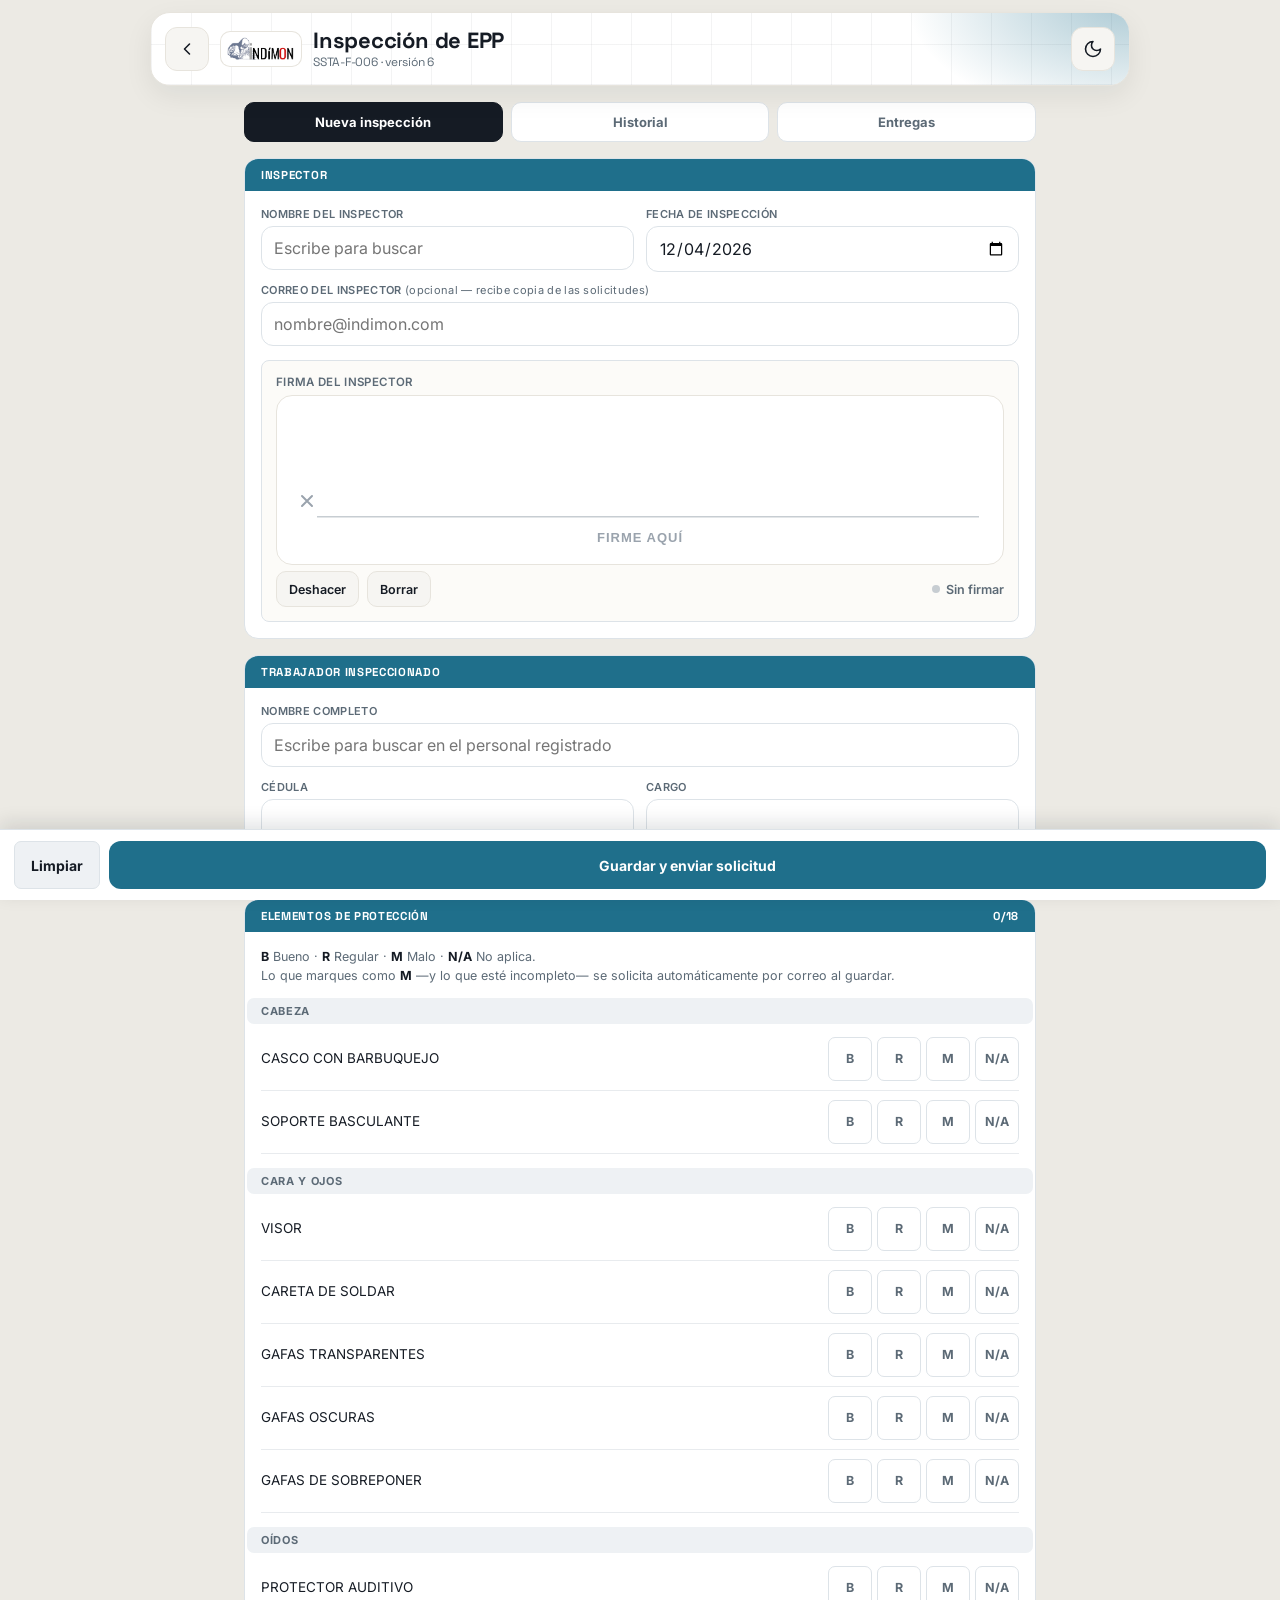
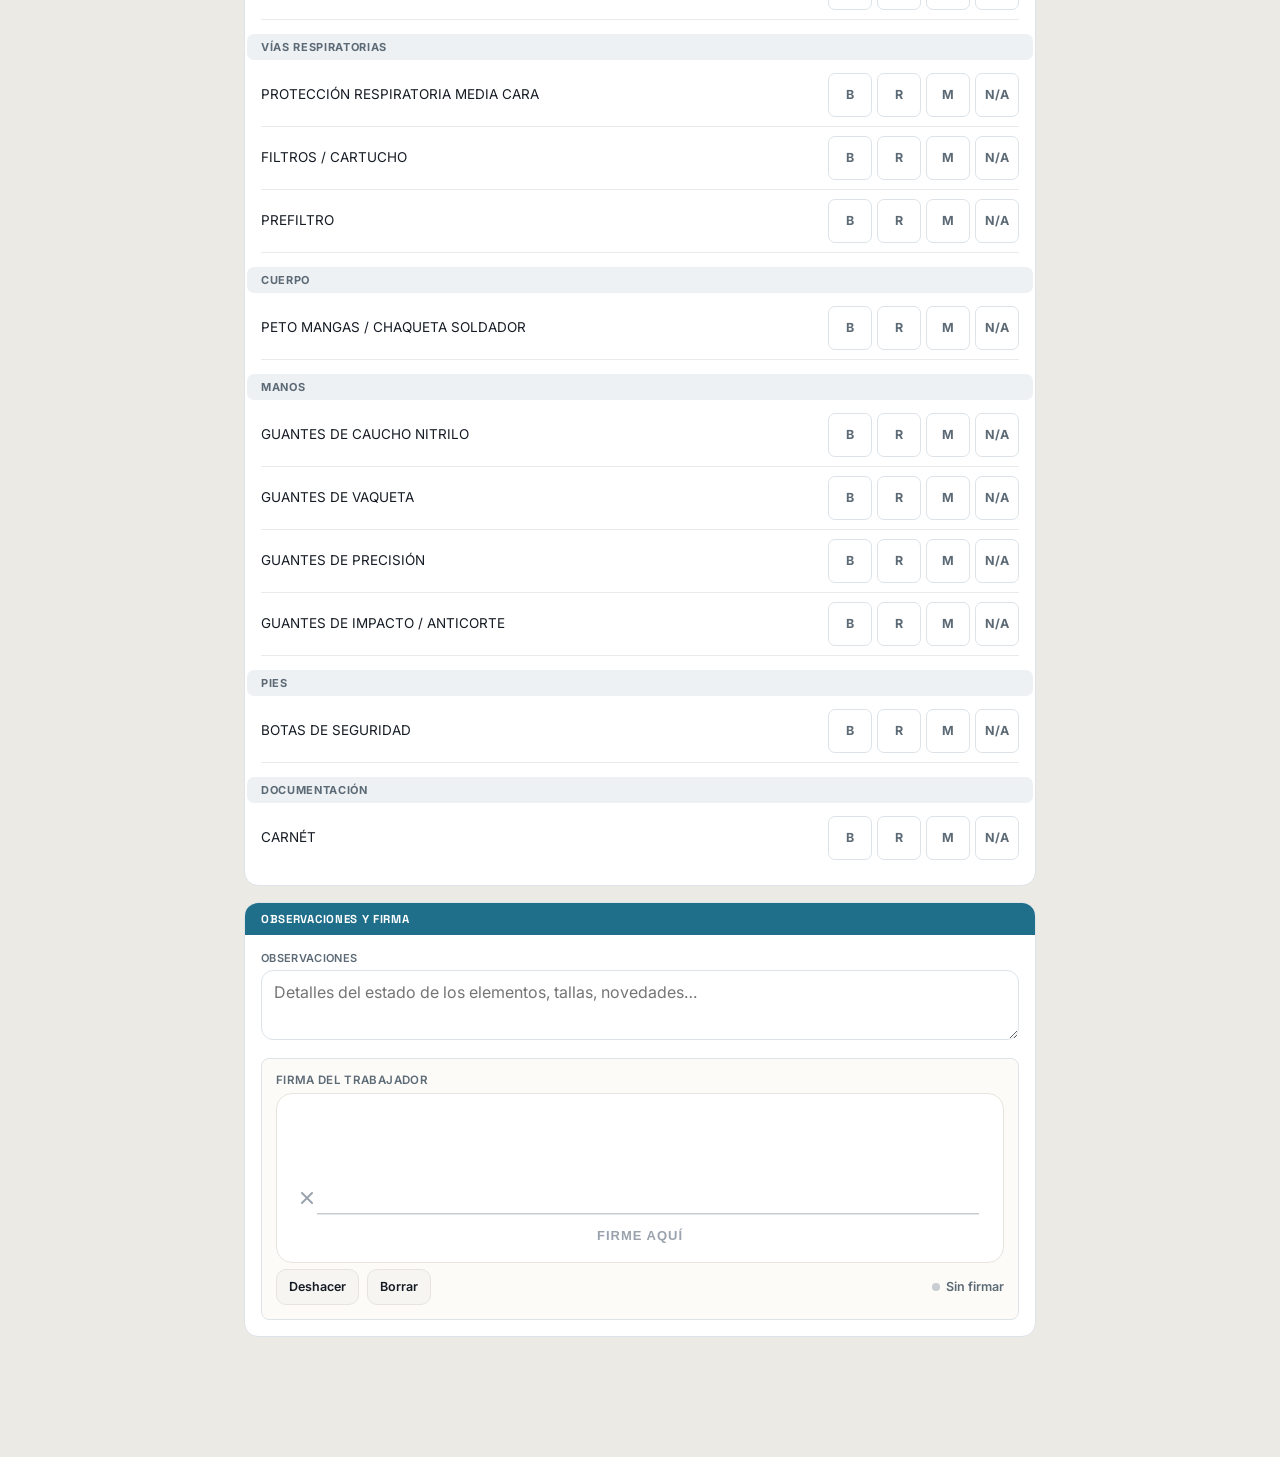
<file: inspeccion-epp.html>
<!DOCTYPE html>
<html lang="es">
<head>
<meta charset="UTF-8">
<meta name="viewport" content="width=device-width, initial-scale=1.0">
<title>Inspección de EPP · Portal SSTA</title>
<link rel="stylesheet" href="tokens.css">
<link rel="stylesheet" href="common.css">
<style>
  body{margin:0;font-family:var(--font-family);background:var(--bg);color:var(--ink);padding:0 0 120px;}
  .wrap{max-width:820px;margin:0 auto;padding:0 14px;}

  .hdr{background:var(--ink);color:var(--blanco);padding:14px 18px;display:flex;justify-content:space-between;align-items:center;gap:10px;flex-wrap:wrap;position:relative;z-index:1;}
  .hdr h1{font-family:var(--font-display);font-size:16px;margin:0;font-weight:700;}
  .hdr .cod{font-size:11px;opacity:.7;display:block;font-weight:400;margin-top:2px;}
  /* position+z-index: el enlace es HTML plano, así que si no responde al toque
     es porque algo se le monta encima (la barra de progreso de scroll y los
     banners de estado van fijos arriba con z-index alto). Se le da prioridad y
     área táctil completa: se toca con guantes. */
  .hdr a{
    color:var(--ambar-150);font-size:12.5px;text-decoration:none;font-weight:600;
    position:relative;z-index:2;
    display:inline-flex;align-items:center;
    min-height:var(--touch,44px);padding:0 4px;
  }

  .section{background:var(--paper);border:1px solid var(--line);border-radius:var(--radius-lg);margin-top:16px;overflow:hidden;}
  .section-title{background:var(--brand-epp);color:var(--blanco);font-size:11.5px;font-weight:700;letter-spacing:.06em;text-transform:uppercase;padding:9px 16px;display:flex;justify-content:space-between;align-items:center;gap:8px;}
  .section-body{padding:16px;}

  .field{margin-bottom:13px;}
  .field:last-child{margin-bottom:0;}
  .field label{display:block;font-size:var(--fs-etiqueta);font-weight:600;color:var(--ink-soft);margin-bottom:5px;text-transform:uppercase;letter-spacing:.03em;}
  .field input,.field textarea{width:100%;box-sizing:border-box;border:1.5px solid var(--line);border-radius:var(--radius-sm);padding:11px 12px;font-size:var(--fs-campo);font-family:inherit;background:var(--blanco);color:var(--ink);}
  .field input:focus,.field textarea:focus{outline:none;border-color:var(--brand-epp);}
  .field textarea{min-height:70px;resize:vertical;}
  .grid2{display:grid;grid-template-columns:1fr 1fr;gap:12px;}
  @media(max-width:560px){ .grid2{grid-template-columns:1fr;} }

  /* ── Lista de elementos ── */
  .epp-item{display:flex;align-items:center;gap:10px;padding:9px 0;border-bottom:1px solid var(--line-soft);flex-wrap:wrap;}
  .epp-item:last-child{border-bottom:none;}
  .epp-item p{flex:1;margin:0;font-size:var(--fs-base);line-height:1.4;min-width:0;}

  /* ── En celular, todo en una fila no cabe ──
     El nombre, el campo de unidades y los cuatro botones juntos dejaban el N/A
     cortado contra el borde derecho, y los nombres largos partían en tres
     líneas dejando la lista descuadrada.
     Ahora el nombre ocupa su propia línea y debajo van las unidades con los
     cuatro botones repartidos en partes iguales: nada se corta y todos los
     botones quedan del mismo ancho. */
  @media (max-width:620px){
    /* Nombre a la izquierda y los cuatro botones a la derecha, EN LA MISMA
       línea: antes el nombre se llevaba un renglón entero y los botones otro,
       así que cada elemento medía ~95px y los 17 sumaban un scroll larguísimo.
       El nombre puede partirse en dos o tres líneas sin problema, porque la
       fila la sigue mandando la altura de los botones (44px). */
    .epp-item{align-items:center;gap:8px;padding:7px 0;flex-wrap:nowrap;}
    .epp-item p{flex:1 1 auto;min-width:0;font-size:var(--fs-menor);line-height:1.3;}
    .epp-item .epp-esperado{display:block;}
    .epp-opts{flex:0 0 auto;display:flex;gap:4px;}
    .epp-opts button{min-width:38px;width:38px;padding:0;font-size:11.5px;}
    /* El formato de brigadistas sí lleva campo de unidades: ahí no cabe todo
       en una línea, así que ese conserva el reparto en dos renglones. */
    .epp-item.con-unidades{flex-wrap:wrap;align-items:stretch;padding:12px 0;}
    .epp-item.con-unidades p{flex:1 0 100%;}
    .epp-item.con-unidades .epp-unidades{flex:0 0 68px;width:68px;}
    .epp-item.con-unidades .epp-opts{flex:1 1 auto;display:grid;grid-template-columns:repeat(4,1fr);gap:6px;}
    .epp-item.con-unidades .epp-opts button{min-width:0;width:100%;padding:0 2px;}
  }

  /* ── Separadores por parte del cuerpo ──
     17 elementos seguidos, todos con la misma pinta, se revisan en piloto
     automático y es fácil saltarse uno. Agrupados por dónde se usa, la lista
     se recorre igual que se viste uno: de la cabeza a los pies. */
  .epp-grupo{
    font-size:var(--fs-etiqueta);font-weight:700;letter-spacing:.06em;text-transform:uppercase;
    color:var(--ink-muted);background:var(--bg);
    margin:14px -14px 4px;padding:6px 14px;border-radius:var(--radius-sm);
  }
  .epp-grupo:first-child{margin-top:0;}
  .epp-opts{display:flex;gap:5px;flex:0 0 auto;}
  .epp-opts button{
    /* 44px: son 18 filas x 4 botones y se tocan con guantes de vaqueta.
       A 38px la probabilidad de darle al de al lado no era teórica. */
    min-width:var(--touch);height:var(--touch);border:1.5px solid var(--line);background:var(--blanco);
    border-radius:var(--radius-sm);font-size:var(--fs-menor);font-weight:700;color:var(--ink-muted);
    cursor:pointer;transition:.12s;font-family:inherit;
  }
  .epp-opts button.on-b{background:var(--verde-570);border-color:var(--verde-570);color:var(--blanco);}
  .epp-opts button.on-r{background:var(--ambar-300);border-color:var(--ambar-300);color:var(--ambar-800);}
  .epp-opts button.on-m{background:var(--rojo-550);border-color:var(--rojo-550);color:var(--blanco);}
  .epp-opts button.on-na{background:var(--ink-muted);border-color:var(--ink-muted);color:var(--blanco);}
  .epp-item.malo{background:rgba(192,57,43,.05);}

  .leyenda{font-size:var(--fs-menor);color:var(--ink-soft);margin:0 0 12px;line-height:1.5;}
  .leyenda b{color:var(--ink);}

  /* ── Resumen de lo que se va a pedir ── */
  .aviso-malos{
    display:none;background:var(--rojo-60);border:1px solid var(--rojo-350);color:var(--rojo-750);
    border-radius:var(--radius-sm);padding:11px 13px;font-size:12.5px;line-height:1.5;margin-top:12px;
  }
  .aviso-malos.show{display:block;}
  .aviso-malos strong{display:block;margin-bottom:5px;font-size:12.5px;}
  .aviso-malos ul{margin:0;padding-left:18px;}

  /* ── Recordatorio y botón de WhatsApp ──
     El correo deja el registro formal, pero sin la foto no se aprueba el
     cambio. Por eso el aviso aparece ANTES de guardar (para tomar la foto
     con el elemento aún en la mano) y el botón queda visible DESPUÉS, en
     el momento en que el inspector todavía está en el sitio. */
  .recordatorio-foto{
    margin-top:9px;padding:9px 11px;background:rgba(255,255,255,.7);
    border:1px dashed var(--rojo-550);border-radius:var(--radius-sm);
    font-size:12px;line-height:1.5;
  }
  .paso-foto{
    margin-top:12px;padding:12px 13px;background:var(--blanco);
    border:1px solid var(--rojo-350);border-radius:var(--radius-sm);
    font-size:12.5px;line-height:1.55;color:var(--rojo-750);
  }
  .btn-wa{
    display:flex;align-items:center;justify-content:center;gap:7px;
    margin-top:10px;padding:13px;border-radius:var(--radius-sm);
    background:var(--verde-260);color:var(--blanco);font-size:14px;font-weight:700;
    text-decoration:none;box-shadow:0 2px 8px rgba(37,211,102,.3);
  }
  .btn-wa:active{transform:scale(.985);}
  .wa-nota{display:block;margin-top:6px;font-size:11px;color:var(--ink-soft);}

  /* ── Firmas ── */
  .sig-block{margin-top:14px;}
  .sig-block h5{margin:0 0 6px;font-size:11.5px;font-weight:600;color:var(--ink-soft);text-transform:uppercase;letter-spacing:.03em;}
  canvas.pad{width:100%;height:170px;border:1.5px dashed var(--arena-250);border-radius:8px;background:var(--blanco);touch-action:none;cursor:crosshair;display:block;}
  .sig-actions{display:flex;gap:8px;margin-top:6px;align-items:center;}
  .sig-actions button{background:var(--blanco);border:1px solid var(--line);border-radius:var(--radius-sm);padding:7px 12px;font-size:11.5px;font-weight:600;color:var(--ink-soft);cursor:pointer;font-family:inherit;}
  .sig-status{font-size:var(--fs-menor);color:var(--ink-muted);font-weight:600;margin-left:auto;}
  .sig-status.signed{color:var(--ok);}

  /* ── Barra inferior ── */
  .footer-actions{position:fixed;bottom:0;left:0;right:0;background:var(--paper);border-top:1px solid var(--line);padding:11px 14px;display:flex;gap:9px;box-shadow:var(--shadow-float);z-index:100;}
  .footer-actions button{flex:1;padding:14px;border:none;border-radius:var(--radius-sm);font-size:14px;font-weight:700;cursor:pointer;font-family:inherit;}
  .btn-main{background:var(--brand-epp);color:var(--blanco);}
  .btn-main:disabled{opacity:.55;cursor:default;}
  .btn-sec{background:var(--bg);color:var(--ink);border:1px solid var(--line) !important;flex:0 0 auto !important;padding:14px 16px !important;}

  .validation-banner{display:none;background:var(--rojo-60);border:1px solid var(--rojo-350);color:var(--rojo-750);padding:10px 14px;border-radius:8px;margin-top:14px;font-size:12px;line-height:1.5;}
  .validation-banner.show{display:block;}
  .validation-banner strong{display:block;margin-bottom:4px;font-size:12.5px;}

  .field-invalid{border-color:var(--rojo-550) !important;border-width:2px !important;background:var(--rojo-60) !important;}

  /* ── Elemento sin calificar ──
     Antes el aviso decía solo "3 elemento(s) sin calificar" y tocaba recorrer
     los 17 a ojo para dar con cuáles eran. Ahora se marcan en la lista y el
     aviso lleva a cada uno. */
  .epp-item.pendiente{
    background:var(--rojo-60);border-left:3px solid var(--rojo-550);
    padding-left:8px;margin-left:-8px;border-radius:var(--radius-sm);
  }
  .epp-item.pendiente p{color:var(--rojo-750);font-weight:600;}
  .epp-item.destacado{animation:parpadeo 1.1s ease-out 2;}
  @keyframes parpadeo{
    0%,100%{background:var(--rojo-60);}
    50%{background:var(--rojo-150);}
  }
  .banner-lista-el{margin:0;padding-left:18px;}
  .banner-lista-el li{margin-bottom:2px;}
  .banner-lista-el button{
    background:none;border:none;padding:0;font:inherit;color:inherit;
    text-decoration:underline;cursor:pointer;text-align:left;
  }

  .ok-box{display:none;background:rgba(29,122,76,.09);border:1px solid rgba(29,122,76,.4);color:var(--verde-650);border-radius:var(--radius-md);padding:16px;margin-top:16px;font-size:13px;line-height:1.55;}
  .ok-box.show{display:block;}
  .ok-box h3{margin:0 0 6px;font-size:14px;font-family:var(--font-display);}
  .ok-box .id{font-family:var(--font-display);font-weight:700;background:var(--ink);color:var(--blanco);padding:2px 8px;border-radius:5px;font-size:12px;}

  /* ── Historial de la persona ── */
  .hist{margin-top:10px;font-size:12px;color:var(--ink-soft);}
  .hist-item{padding:7px 10px;background:var(--bg);border-radius:6px;margin-bottom:5px;line-height:1.45;}
  .hist-item b{color:var(--ink);}

  /* ── Resumen del día (historial) ── */
  .resumen-dia{
    margin:12px 0 16px;padding:13px;background:var(--blanco);
    border:1px solid var(--line);border-radius:var(--radius-sm);
  }
  .resumen-dia select{
    width:100%;box-sizing:border-box;margin-bottom:8px;
    border:1.5px solid var(--line);border-radius:var(--radius-sm);
    padding:11px 12px;font-size:var(--fs-campo);font-family:inherit;
    background:var(--paper);color:var(--ink);min-height:var(--touch);
  }
  .resumen-dia select:disabled{opacity:.55;}
  .resumen-dia-txt{font-size:12.5px;line-height:1.55;color:var(--muted);}
  .resumen-dia-txt b{color:var(--ink);font-size:13px;}
  .resumen-dia button{
    display:block;width:100%;margin-top:11px;padding:12px;
    border:none;border-radius:var(--radius-sm);background:var(--ink);
    color:var(--blanco);font-size:13.5px;font-weight:700;cursor:pointer;
  }
  .resumen-dia button:disabled{opacity:.55;cursor:default;}
  .resumen-dia-msg{
    display:none;margin-top:9px;padding:9px 11px;
    border-radius:var(--radius-sm);font-size:12.5px;line-height:1.5;
  }
  .resumen-dia-msg.show{display:block;}
  .resumen-dia-msg.ok{background:var(--verde-60);border:1px solid var(--verde-350);color:var(--verde-660);}
  .resumen-dia-msg.err{background:var(--rojo-60);border:1px solid var(--rojo-350);color:var(--rojo-750);}

  /* ── Pestañas y pantallas ── */
  .tabs{display:flex;gap:8px;max-width:820px;margin:14px auto 0;padding:0 14px;}
  .tab{flex:1;padding:11px 8px;border-radius:var(--radius-md);border:1.5px solid var(--line);background:var(--paper);font-size:13px;font-weight:700;color:var(--ink-soft);cursor:pointer;font-family:inherit;}
  .tab.active{background:var(--ink);color:var(--blanco);border-color:var(--ink);}
  .screen{display:none;}
  .screen.active{display:block;}

  .searchbar{margin-top:16px;}
  .searchbar input{width:100%;box-sizing:border-box;border:1.5px solid var(--line);border-radius:var(--radius-md);padding:12px 14px;font-size:15px;background:var(--paper);font-family:inherit;}
  .hist-nota{font-size:11.5px;color:var(--ink-soft);margin:10px 0;}
  .filtro-fecha{display:flex;align-items:center;gap:8px;margin-top:10px;flex-wrap:wrap;}
  .filtro-fecha label{font-size:var(--fs-etiqueta,11px);font-weight:700;color:var(--ink-soft);text-transform:uppercase;letter-spacing:.04em;}
  .filtro-fecha input[type=date]{
    flex:1;min-width:150px;box-sizing:border-box;
    border:1.5px solid var(--line);border-radius:var(--radius-sm);
    padding:10px 12px;font-size:var(--fs-campo);font-family:inherit;
    min-height:var(--touch);background:var(--paper);color:var(--ink);
  }
  .filtro-fecha button{
    border:1.5px solid var(--line);background:var(--paper);color:var(--ink-soft);
    border-radius:var(--radius-sm);padding:10px 14px;font-size:var(--fs-menor);
    font-weight:700;font-family:inherit;cursor:pointer;min-height:var(--touch);
  }
  .filtro-fecha button.on{background:var(--ink);border-color:var(--ink);color:var(--blanco);}

  .hist-card{display:block;width:100%;text-align:left;background:var(--paper);border:1px solid var(--line);border-left:5px solid var(--ok);border-radius:var(--radius-md);padding:12px 14px;margin-bottom:9px;cursor:pointer;font-family:inherit;color:inherit;}
  /* Con elementos pedidos se marca en rojo: es lo que hay que perseguir. */
  .hist-card.con-malos{border-left-color:var(--warn);background:linear-gradient(90deg,rgba(192,57,43,.05),transparent 45%);}
  .hist-card .fila1{display:flex;justify-content:space-between;align-items:center;gap:8px;flex-wrap:wrap;}
  .hist-card .quien{font-weight:700;font-size:14px;}
  .hist-card .cuando{font-size:12px;font-weight:700;color:var(--ink-soft);white-space:nowrap;}
  .hist-card .meta{font-size:11.5px;color:var(--ink-soft);margin-top:4px;line-height:1.45;}
  .hist-card .pedidos{display:inline-block;margin-top:6px;font-size:11.5px;font-weight:700;color:var(--warn);background:rgba(192,57,43,.1);padding:3px 9px;border-radius:20px;}
  .hist-card .ver-ficha{display:inline-block;margin-top:6px;margin-left:6px;font-size:11.5px;font-weight:700;color:var(--brand-epp);background:rgba(31,111,139,.1);padding:3px 9px;border-radius:20px;}
  .hist-card .sin-pedidos{display:inline-block;margin-top:6px;font-size:11.5px;font-weight:700;color:var(--ok);background:rgba(29,122,76,.1);padding:3px 9px;border-radius:20px;}
  .vacio{background:var(--paper);border:1px solid var(--line);border-radius:var(--radius-md);padding:2rem;text-align:center;color:var(--ink-soft);font-size:13px;}

  .volver-btn{background:none;border:none;color:var(--brand-epp);font-size:13px;font-weight:700;cursor:pointer;padding:16px 0 4px;font-family:inherit;}

  .det-tabla{width:100%;border-collapse:collapse;font-size:12.5px;}
  .det-tabla td{padding:7px 4px;border-bottom:1px solid var(--line-soft);}
  .det-tabla td:last-child{text-align:right;width:56px;}
  .cal{display:inline-block;min-width:34px;padding:3px 7px;border-radius:5px;font-size:11px;font-weight:700;text-align:center;}
  .cal.B{background:rgba(29,122,76,.13);color:var(--ok);}
  .cal.R{background:rgba(224,168,0,.18);color:var(--ambar-560);}
  .cal.M{background:rgba(192,57,43,.13);color:var(--warn);}
  .cal.NA{background:rgba(138,151,163,.15);color:var(--pizarra-550);}
  .det-firma{border:1px solid var(--line);border-radius:8px;background:var(--blanco);max-width:100%;margin-top:5px;}

  /* ── Ficha imprimible del trabajador ── */
  .ficha-head{background:var(--paper);border:1px solid var(--line);border-radius:var(--radius-lg);padding:16px;margin-top:16px;}
  .ficha-head h2{font-family:var(--font-display);font-size:17px;margin:0 0 2px;}
  .ficha-head .sub{font-size:12.5px;color:var(--ink-soft);}
  .ficha-head .codigo{font-size:10.5px;color:var(--ink-soft);text-transform:uppercase;letter-spacing:.05em;margin-bottom:8px;}
  .ficha-pend{margin-top:12px;padding:11px 13px;border-radius:var(--radius-sm);font-size:12.5px;line-height:1.5;}
  .ficha-pend.hay{background:var(--rojo-60);border:1px solid var(--rojo-350);color:var(--rojo-750);}
  .ficha-pend.no{background:rgba(29,122,76,.09);border:1px solid rgba(29,122,76,.35);color:var(--verde-650);}
  .ficha-pend strong{display:block;margin-bottom:4px;}
  .ficha-pend ul{margin:0;padding-left:18px;}

  .ficha-insp{background:var(--paper);border:1px solid var(--line);border-radius:var(--radius-md);padding:14px;margin-top:12px;break-inside:avoid;}
  .ficha-insp .cab{display:flex;justify-content:space-between;gap:8px;flex-wrap:wrap;border-bottom:1px solid var(--line);padding-bottom:8px;margin-bottom:10px;}
  .ficha-insp .cab .f{font-weight:700;font-size:13.5px;}
  .ficha-insp .cab .q{font-size:12px;color:var(--ink-soft);}
  .ficha-cols{display:grid;grid-template-columns:1fr 1fr;gap:0 18px;}
  @media(max-width:560px){ .ficha-cols{grid-template-columns:1fr;} }
  .ficha-obs{font-size:12px;margin-top:8px;line-height:1.5;}
  .ficha-firmas{display:grid;grid-template-columns:1fr 1fr;gap:12px;margin-top:10px;}
  .ficha-firmas img{max-width:100%;border:1px solid var(--line);border-radius:6px;background:var(--blanco);}
  .ficha-firmas .cap{font-size:10.5px;color:var(--ink-soft);text-transform:uppercase;letter-spacing:.04em;}

  @media print{
    /* Las pantallas inactivas ya están ocultas, así que se imprime solo la
       que se está viendo. Aquí solo se quita lo que no es parte del documento. */
    .tabs,.no-print,.volver-btn,.searchbar,.hist-nota,.footer-actions,.hdr a{display:none !important;}
    body{padding:0;background:var(--blanco);}
    .hdr{background:var(--blanco) !important;color:var(--negro) !important;border-bottom:2px solid var(--negro);}
    .hdr h1{color:var(--negro) !important;}
    .ficha-head,.ficha-insp,.section{border:1px solid var(--gris-350) !important;box-shadow:none !important;}
    .ficha-insp{page-break-inside:avoid;}
  }

  @media print{
    .footer-actions,.sig-actions,.hdr a,.aviso-malos{display:none !important;}
    body{padding-bottom:0;}
    .section{break-inside:avoid;border:1px solid var(--gris-350);}
  }
</style>
<link rel="stylesheet" href="portal-ui.css">
<link rel="stylesheet" href="entregas-epp.css">
<script src="portal-ui.js"></script>
<link rel="stylesheet" href="ui-extra.css">
<script src="ui-extra.js"></script>
</head>
<body>

<div class="hdr">
  <div class="marca-titulo"><span class="marca" role="img" aria-label="INDIMON"></span><h1 id="tituloFormato">🦺 Inspección de EPP<span class="cod">SSTA-F-006 · versión 6</span></h1></div>
  <a href="index.html">← Volver al portal</a>
</div>

<div class="tabs">
  <button type="button" class="tab active" data-screen="screenNueva">Nueva inspección</button>
  <button type="button" class="tab" data-screen="screenHistorial">Historial</button>
  <button type="button" class="tab" data-screen="screenEntregas" id="tabEntregas">Entregas</button>
</div>

<div class="wrap">

<div class="screen active" id="screenNueva">

  <!-- ── Datos del inspector: se llenan una vez y quedan para toda la jornada ── -->
  <div class="section">
    <div class="section-title">Inspector</div>
    <div class="section-body">
      <div class="grid2">
        <div class="field">
          <label for="inspNombre">Nombre del inspector</label>
          <input type="text" id="inspNombre" autocomplete="off" placeholder="Escribe para buscar">
        </div>
        <div class="field">
          <label for="inspFecha">Fecha de inspección</label>
          <input type="date" id="inspFecha">
        </div>
      </div>
      <div class="field">
        <label for="inspCorreo">Correo del inspector <span style="text-transform:none;font-weight:400;">(opcional — recibe copia de las solicitudes)</span></label>
        <input type="email" id="inspCorreo" autocomplete="off" placeholder="nombre@indimon.com">
      </div>
      <div class="sig-block">
        <h5>Firma del inspector</h5>
        <canvas class="pad" id="padInspector"></canvas>
        <div class="sig-actions">
          <button type="button" data-undo="padInspector">Deshacer</button>
          <button type="button" data-clear="padInspector">Borrar</button>
          <span class="sig-status" id="status_padInspector">Sin firmar</span>
        </div>
      </div>
    </div>
  </div>

  <!-- ── Persona que se está revisando ── -->
  <div class="section">
    <div class="section-title" id="etiquetaTrabajador">Trabajador inspeccionado</div>
    <div class="section-body">
      <div class="field">
        <label for="trabNombre">Nombre completo</label>
        <input type="text" id="trabNombre" autocomplete="off" placeholder="Escribe para buscar en el personal registrado">
      </div>
      <div class="grid2">
        <div class="field">
          <label for="trabCedula">Cédula</label>
          <input type="text" id="trabCedula" inputmode="numeric" autocomplete="off">
        </div>
        <div class="field">
          <label for="trabCargo">Cargo</label>
          <input type="text" id="trabCargo" autocomplete="off">
        </div>
      </div>
      <div class="hist" id="histBox"></div>
    </div>
  </div>

  <!-- ── Los 17 elementos ── -->
  <div class="section">
    <div class="section-title">
      <span>Elementos de protección</span>
      <span id="progresoEpp">0/17</span>
    </div>
    <div class="section-body">
      <p class="leyenda">
        <b>B</b> Bueno · <b>R</b> Regular · <b>M</b> Malo · <b>N/A</b> No aplica.<br>
        Lo que marques como <b>M</b> —y lo que esté incompleto— se solicita automáticamente por correo al guardar.
      </p>
      <div id="listaEpp"></div>
      <div class="aviso-malos" id="avisoMalos"></div>
    </div>
  </div>

  <!-- ── Observaciones y firma del trabajador ── -->
  <div class="section">
    <div class="section-title">Observaciones y firma</div>
    <div class="section-body">
      <div class="field">
        <label for="observaciones">Observaciones</label>
        <textarea id="observaciones" placeholder="Detalles del estado de los elementos, tallas, novedades…"></textarea>
      </div>
      <div class="sig-block">
        <h5>Firma del trabajador</h5>
        <canvas class="pad" id="padTrabajador"></canvas>
        <div class="sig-actions">
          <button type="button" data-undo="padTrabajador">Deshacer</button>
          <button type="button" data-clear="padTrabajador">Borrar</button>
          <span class="sig-status" id="status_padTrabajador">Sin firmar</span>
        </div>
      </div>
      <!-- El paso de la foto va aquí abajo, y no junto a la lista de elementos,
           porque el mensaje de WhatsApp incluye las observaciones: si el botón
           quedara arriba, se tocaría antes de haberlas escrito y saldrían por
           fuera del mensaje. -->
      <div class="aviso-malos" id="avisoAprobacion"></div>
      <div class="validation-banner" id="validationBanner"></div>
      <div class="ok-box" id="okBox"></div>
    </div>
  </div>

</div><!-- /#screenNueva -->

  <!-- ══ HISTORIAL DE REVISIONES ══ -->
  <div class="screen" id="screenHistorial">
    <div class="searchbar">
      <input type="text" id="buscarHist" placeholder="Buscar por trabajador, cédula, inspector o elemento…">
    </div>
    <!-- El filtro de fecha manda sobre toda la pantalla: la lista, el selector
         de inspector y el resumen que se envía. Antes el resumen era siempre
         "de hoy", así que si hoy no había inspecciones no se podía elegir a
         nadie ni mandar el de ayer. -->
    <div class="filtro-fecha">
      <label for="filtroFechaHist">Fecha</label>
      <input type="date" id="filtroFechaHist">
      <button type="button" id="btnTodasFechas">Ver todas</button>
    </div>
    <p class="hist-nota" id="histNota">Cargando…</p>

    <!-- Resumen del día: se manda cuando el inspector terminó la jornada, no a
         una hora fija que podría caer a mitad de las revisiones. -->
    <div class="resumen-dia">
      <div class="resumen-dia-txt">
        <b>Resumen del día</b><br>
        Envía un solo correo con el historial de las inspecciones de la fecha que
        elijas: los elementos en mal estado (sumados por elemento y con el detalle de
        cada trabajador) y los trabajadores inspeccionados sin novedad. Se envía
        aunque ningún elemento haya estado en mal estado.
      </div>
      <!-- La fecha del resumen es propia: sirve para mandar el de cualquier día
           aunque la lista esté en "Ver todas". Sigue a la fecha de arriba cuando
           esta se cambia, y por defecto es hoy. -->
      <div class="filtro-fecha" style="margin:8px 0;">
        <label for="fechaResumen">Fecha del resumen</label>
        <input type="date" id="fechaResumen">
      </div>
      <!-- Cuando varios inspeccionan el mismo día, un consolidado no deja ver
           quién revisó qué. Aquí se elige de quién es el resumen; el desplegable
           se llena con los inspectores que registraron algo. -->
      <select id="selInspectorResumen">
        <option value="">Todos los inspectores</option>
      </select>
      <button type="button" id="btnResumenDia">📧 Enviar resumen del día</button>
      <div class="resumen-dia-msg" id="resumenDiaMsg"></div>
    </div>

    <div id="listaHist"></div>
  </div>


  <!-- ══ ENTREGAS: reposición por desgaste (SSTA-F-014) y por pérdida (SSTA-F-013) ══ -->
  <div class="screen" id="screenEntregas">

    <div class="ent-intro">
      <b>Entrega de EPP</b>
      Lo que una inspección marcó en <b>M</b> queda pendiente aquí hasta entregarlo
      (formato <b>SSTA-F-014</b>, desgaste). Las pérdidas se registran en la misma entrega
      (formato <b>SSTA-F-013</b>).
    </div>

    <!-- Quién tiene elementos por recibir -->
    <div class="section">
      <div class="section-title"><span>Pendientes por entregar</span><span id="entPendCuenta"></span></div>
      <div class="section-body">
        <input type="text" id="entBuscarPend" class="ent-buscar" placeholder="Buscar trabajador…" autocomplete="off">
        <div id="entPendLista"></div>
      </div>
    </div>

    <!-- Formulario de entrega -->
    <div class="section" id="entForm">
      <div class="section-title">Registrar entrega</div>
      <div class="section-body">
        <div class="field">
          <label for="entNombre">Trabajador que recibe</label>
          <input type="text" id="entNombre" autocomplete="off" placeholder="Escribe para buscar en el personal registrado">
        </div>
        <div class="grid2">
          <div class="field"><label for="entCedula">Cédula</label><input type="text" id="entCedula" inputmode="numeric" autocomplete="off"></div>
          <div class="field"><label for="entCargo">Cargo</label><input type="text" id="entCargo" autocomplete="off"></div>
        </div>
        <div class="grid2">
          <div class="field"><label for="entCentro">Centro de costo</label><input type="text" id="entCentro" autocomplete="off" placeholder="Ej. Mayekawa"></div>
          <div class="field"><label for="entFecha">Fecha de entrega</label><input type="date" id="entFecha"></div>
        </div>
        <div class="field">
          <label for="entEntrega">Entregado por</label>
          <input type="text" id="entEntrega" autocomplete="off" placeholder="Quien entrega (almacén / SST)">
        </div>

        <h4 class="ent-sub">Elementos que se entregan</h4>
        <div id="entItems"><div class="ent-vacio">Elige un trabajador para ver lo que tiene pendiente.</div></div>

        <div class="ent-agregar">
          <div class="ent-agregar-fila">
            <select id="entNuevoEl" aria-label="Elemento a agregar"></select>
            <input type="number" id="entNuevoCant" min="1" value="1" inputmode="numeric" aria-label="Cantidad">
          </div>
          <input type="text" id="entNuevoOtro" placeholder="¿Cuál elemento?" autocomplete="off" hidden>
          <div class="ent-agregar-fila">
            <select id="entNuevoMotivo" aria-label="Motivo">
              <option value="perdida">Por pérdida (SSTA-F-013)</option>
              <option value="desgaste">Por desgaste (SSTA-F-014)</option>
            </select>
            <button type="button" id="entAgregarBtn">+ Agregar</button>
          </div>
        </div>

        <div class="field" id="entPerdidaBox" hidden>
          <label for="entPerdida">¿Qué pasó con lo perdido?</label>
          <textarea id="entPerdida" placeholder="Cuándo y cómo se perdió el elemento"></textarea>
        </div>

        <p class="ent-declara">Hago constar que recibí en perfecto estado la dotación y los elementos de protección
        personal relacionados, más la respectiva capacitación sobre su uso y mantenimiento, comprometiéndome a cumplir
        con las especificaciones dadas por el departamento de Seguridad y Salud en el Trabajo y Ambiente de INDIMON SAS,
        y estoy enterado de que no utilizar los elementos de protección personal es causal de <b>terminación del
        contrato de trabajo por justa causa</b>, conforme lo contempla el Código Sustantivo del Trabajo en su
        Capítulo VI, Art. 62 numeral 12 y las demás normas aplicables.</p>

        <div class="sig-block">
          <h5>Firma del trabajador que recibe</h5>
          <canvas class="pad" id="padEntrega"></canvas>
          <div class="sig-actions">
            <button type="button" data-undo="padEntrega">Deshacer</button>
            <button type="button" data-clear="padEntrega">Borrar</button>
            <span class="sig-status" id="status_padEntrega">Sin firmar</span>
          </div>
        </div>

        <div class="validation-banner" id="entBanner"></div>
        <div class="ok-box" id="entOk"></div>
        <button type="button" class="ent-guardar" id="entGuardar">Registrar entrega</button>
      </div>
    </div>

    <!-- Historial por trabajador -->
    <div class="section" id="entHPBox">
      <div class="section-title">Historial por trabajador</div>
      <div class="section-body">
        <input type="text" id="entHPNombre" class="ent-buscar" placeholder="Escribe el nombre o la cédula" autocomplete="off">
        <div id="entHP"><div class="ent-vacio">Busca un trabajador para ver todo lo que se le ha entregado.</div></div>
      </div>
    </div>

    <!-- Planillas imprimibles -->
    <div class="section">
      <div class="section-title">Formatos para imprimir</div>
      <div class="section-body">
        <div class="field">
          <label for="entPlFormato">Formato</label>
          <select id="entPlFormato">
            <option value="SSTA-F-014">SSTA-F-014 · Reposición por desgaste</option>
            <option value="SSTA-F-013">SSTA-F-013 · Reposición por pérdida</option>
          </select>
        </div>
        <div class="grid2">
          <div class="field"><label for="entPlDesde">Desde</label><input type="date" id="entPlDesde"></div>
          <div class="field"><label for="entPlHasta">Hasta</label><input type="date" id="entPlHasta"></div>
        </div>
        <button type="button" class="ent-sec" id="entPlVer">Ver planilla</button>
        <h4 class="ent-sub">Últimas entregas</h4>
        <div id="entHist"></div>
      </div>
    </div>
  </div>

  <!-- ══ PLANILLA DEL FORMATO (igual al Excel) ══ -->
  <div class="screen" id="screenPlanilla">
    <div class="no-print ent-pl-barra">
      <button type="button" class="volver-btn" id="entPlVolver">← Volver a entregas</button>
      <button type="button" class="ent-sec" id="entPlImprimir">Imprimir / PDF</button>
    </div>
    <div id="entPlanilla"></div>
  </div>

  <!-- ══ DETALLE DE UNA INSPECCIÓN ══ -->
  <div class="screen" id="screenDetalle">
    <button type="button" class="volver-btn" id="btnVolverHist">← Volver al historial</button>
    <div id="detalleBox"></div>
  </div>

  <!-- ══ FICHA IMPRIMIBLE DE UN TRABAJADOR (todo su historial) ══ -->
  <div class="screen" id="screenFicha">
    <button type="button" class="volver-btn no-print" id="btnVolverDeFicha">← Volver</button>
    <div id="fichaBox"></div>
  </div>

</div>

<div class="footer-actions">
  <button type="button" class="btn-sec" id="btnLimpiar">Limpiar</button>
  <button type="button" class="btn-main" id="btnGuardar">Guardar y enviar solicitud</button>
</div>

<script src="config.js"></script>
<script src="common.js"></script>
<script>
OfflineBanner.init();
if (typeof UpdateManager !== 'undefined') window.addEventListener('load', ()=> UpdateManager.init());
ScrollProgress.init('var(--azul-570)');

const EPP_URL = PORTAL_CONFIG.BACKENDS.epp.url;
const PERSONAL_URL = PORTAL_CONFIG.BACKENDS.personal.url;
const TOKEN = PORTAL_CONFIG.API_TOKEN;

/* WhatsApp al que hay que enviar la FOTO del elemento en mal estado.
   El correo deja el registro formal, pero sin la foto no se aprueba el cambio
   — por eso se recuerda en pantalla y se ofrece el botón directo, en vez de
   confiar en que el inspector se acuerde de mandarla después. */
const WA_NUMERO = '573174045681';          // formato internacional, sin + ni espacios
const WA_RESPONSABLE = 'Ana Bohórquez';
const WA_CARGO = 'Líder GH-SSTA';
const WA_TEL_LEGIBLE = '+57 317 4045681';
const CORREO_APROBACION = 'analista.ssta@indimon.com.co';

/** Arma el enlace de WhatsApp con el mensaje ya escrito, para que el inspector
 *  solo tenga que adjuntar las fotos y darle enviar. */
function enlaceWhatsApp(nombre, cedula, fecha, malos, registro, observaciones){
  let msg = 'Solicitud de reposición — ' + FORMATO.titulo + ' (' + FORMATO.codigo + ')\n\n';
  msg += 'Trabajador: ' + (nombre || '') + '\n';
  if(cedula) msg += 'Cédula: ' + cedula + '\n';
  if(fecha)  msg += 'Inspección: ' + fecha + '\n';
  if(registro) msg += 'Registro: ' + registro + '\n';
  msg += '\nElementos en mal estado:\n';
  malos.forEach((m,i)=>{ msg += (i+1) + '. ' + m + '\n'; });
  // Las observaciones suelen traer la talla o el detalle del daño, que es
  // justo lo que hace falta para aprobar sin tener que devolverse a preguntar.
  if(observaciones) msg += '\nObservaciones:\n' + observaciones + '\n';
  msg += '\nAdjunto las fotos de los elementos para aprobación.';
  return 'https://wa.me/' + WA_NUMERO + '?text=' + encodeURIComponent(msg);
}

/* ── Los dos formatos que maneja esta pantalla ──
   La misma página sirve para la inspección de EPP (SSTA-F-006) y para la de
   dotación de brigadistas (SSTA-F-147). Se elige con ?tipo=brigadista en la
   dirección; sin parámetro, es la de EPP.

   Se hizo así en vez de duplicar la página y el backend: son el mismo flujo
   (buscar a la persona, calificar elementos, firmar, pedir reposición) y en
   este portal la duplicación ya nos costó tres fallos que solo se arreglaron
   en una copia y no en la otra.

   El backend tiene estas mismas listas y es quien MANDA: al guardar recalcula
   allá qué quedó en MALO y qué falta, en vez de confiar en lo que mande el
   navegador — el correo de reposición es el efecto real de estos formatos y
   debe corresponder exactamente a lo que quedó guardado.

   `cantidad` solo la usa el formato de brigadistas: ahí el papel tiene una
   columna UNIDADES porque un botiquín con 1 tapabocas de 3 está incompleto
   aunque lo que haya esté en buen estado. */
const FORMATOS = {
  epp: {
    codigo: 'SSTA-F-006',
    version: '6',
    titulo: 'Inspección de EPP',
    icono: '🦺',
    sujeto: 'trabajador',
    unidades: false,
    elementos: [
      'CASCO CON BARBUQUEJO','SOPORTE BASCULANTE','VISOR','CARETA DE SOLDAR',
      'GAFAS TRANSPARENTES','GAFAS OSCURAS','GAFAS DE SOBREPONER','PROTECTOR AUDITIVO',
      'PROTECCIÓN RESPIRATORIA MEDIA CARA','FILTROS / CARTUCHO','PREFILTRO',
      'PETO MANGAS / CHAQUETA SOLDADOR','GUANTES DE CAUCHO NITRILO','GUANTES DE VAQUETA',
      'GUANTES DE PRECISIÓN','GUANTES DE IMPACTO / ANTICORTE','BOTAS DE SEGURIDAD','CARNÉT'
    ].map(n => ({ nombre: n, cantidad: null }))
  },
  brigadista: {
    codigo: 'SSTA-F-147',
    version: '1',
    titulo: 'Inspección de EPP — Brigadistas',
    icono: '🧰',
    sujeto: 'brigadista',
    unidades: true,
    elementos: [
      { nombre:'CANGURO',              cantidad:1  },
      { nombre:'TAPABOCAS',            cantidad:3  },
      { nombre:'GUANTES QUIRÚRGICOS',  cantidad:5, unidadTexto:'pares' },
      { nombre:'MÁSCARA RCP',          cantidad:1  },
      { nombre:'SILBATO',              cantidad:1  },
      { nombre:'CURITAS',              cantidad:10 },
      { nombre:'GASAS',                cantidad:6  },
      { nombre:'LINTERNA',             cantidad:1  },
      { nombre:'ALCOHOL',              cantidad:1  }
    ]
  }
};

const TIPO = (new URLSearchParams(location.search).get('tipo') === 'brigadista') ? 'brigadista' : 'epp';
const FORMATO = FORMATOS[TIPO];
const ELEMENTOS = FORMATO.elementos.map(e => e.nombre);
const CANTIDAD_ESPERADA = {};
FORMATO.elementos.forEach(e => { if (e.cantidad) CANTIDAD_ESPERADA[e.nombre] = e.cantidad; });
const OPCIONES = [
  { v:'B',   label:'B',   cls:'on-b'  },
  { v:'R',   label:'R',   cls:'on-r'  },
  { v:'M',   label:'M',   cls:'on-m'  },
  { v:'N/A', label:'N/A', cls:'on-na' }
];

const estado = {};   // elemento -> 'B' | 'R' | 'M' | 'N/A' | null
let personalCache = [];
let opIdGuardado = null; // clave de idempotencia; se renueva por cada persona guardada

/* El registro (EPP-AAAAMMDD-NNNNNN) antes lo generaba solo el servidor, así que
   no existía hasta después de guardar. Ahora se genera aquí y se manda en el
   payload (el backend respeta body.inspeccionId), para poder mostrarlo — y
   armar el mensaje de WhatsApp — desde el momento en que se marca el primer
   elemento en mal estado, que es cuando el inspector todavía tiene el elemento
   en la mano. Se renueva con cada trabajador. */
function genInspeccionIdCliente(){
  const d = new Date();
  return 'EPP-' + d.getFullYear() + String(d.getMonth()+1).padStart(2,'0') + String(d.getDate()).padStart(2,'0')
    + '-' + String(Math.floor(Math.random()*900000)+100000);
}
let inspeccionIdActual = genInspeccionIdCliente();

/* ================= FIRMAS (módulo compartido de common.js) ================= */
const sigMgr = SignaturePad.createManager({ signedLabel:'Firmado ✓', unsignedLabel:'Sin firmar' });
const pads = sigMgr.pads;
document.querySelectorAll('canvas.pad').forEach(c => sigMgr.setup(c));
sigMgr.bindOrientationChange();
document.addEventListener('click', e=>{
  const b=e.target.closest('button[data-clear]'); if(b){ pads[b.dataset.clear] && pads[b.dataset.clear].clear(); return; }
  const u=e.target.closest('button[data-undo]');  if(u){ pads[u.dataset.undo]  && pads[u.dataset.undo].undo();  return; }
});

/* ================= LISTA DE ELEMENTOS ================= */
/* Grupos por parte del cuerpo, en el orden en que uno se equipa: de la cabeza
   a los pies. Es solo orden de PANTALLA — lo guardado sigue yendo por nombre
   de elemento, así que las inspecciones viejas se leen igual y el correo de
   reposición no cambia. Un elemento que no esté aquí (o el formato de
   brigadistas, que es otra cosa) simplemente sale sin encabezado. */
const GRUPOS_EPP = [
  ['Cabeza',            ['CASCO CON BARBUQUEJO','SOPORTE BASCULANTE']],
  ['Cara y ojos',       ['VISOR','CARETA DE SOLDAR','GAFAS TRANSPARENTES','GAFAS OSCURAS','GAFAS DE SOBREPONER']],
  ['Oídos',             ['PROTECTOR AUDITIVO']],
  ['Vías respiratorias',['PROTECCIÓN RESPIRATORIA MEDIA CARA','FILTROS / CARTUCHO','PREFILTRO']],
  ['Cuerpo',            ['PETO MANGAS / CHAQUETA SOLDADOR']],
  ['Manos',             ['GUANTES DE CAUCHO NITRILO','GUANTES DE VAQUETA','GUANTES DE PRECISIÓN','GUANTES DE IMPACTO / ANTICORTE']],
  ['Pies',              ['BOTAS DE SEGURIDAD']],
  ['Documentación',     ['CARNÉT']]
];
/** Devuelve el título del grupo si este elemento lo encabeza; si no, ''. */
function encabezadoDe_(el){
  const g = GRUPOS_EPP.find(g => g[1][0] === el);
  return g ? g[0] : '';
}

function renderLista(){
  const cont = document.getElementById('listaEpp');
  cont.innerHTML = '';
  ELEMENTOS.forEach((el, i)=>{
    const titulo = encabezadoDe_(el);
    if (titulo) {
      const h = document.createElement('div');
      h.className = 'epp-grupo';
      h.textContent = titulo;
      cont.appendChild(h);
    }
    estado[el] = estado[el] || null;
    const row = document.createElement('div');
    row.className = 'epp-item';
    row.dataset.el = el;
    const p = document.createElement('p');
    p.textContent = el;
    const esperada = CANTIDAD_ESPERADA[el];
    if (esperada) {
      // Se muestra cuánto DEBE haber: es el criterio para saber si el botiquín
      // está completo, y quien inspecciona no tiene por qué saberlo de memoria.
      const meta = FORMATO.elementos.find(x => x.nombre === el);
      const sp = document.createElement('span');
      sp.className = 'epp-esperado';
      sp.textContent = 'deben ser ' + esperada + ' ' + (meta && meta.unidadTexto ? meta.unidadTexto : (esperada === 1 ? 'unidad' : 'unidades'));
      p.appendChild(document.createElement('br'));
      p.appendChild(sp);
    }
    if (FORMATO.unidades) {
      const cant = document.createElement('input');
      cant.type = 'number'; cant.min = '0'; cant.inputMode = 'numeric';
      cant.className = 'epp-unidades';
      cant.dataset.unidades = el;
      cant.placeholder = '0';
      cant.setAttribute('aria-label', 'Unidades encontradas de ' + el);
      cant.addEventListener('input', actualizarResumen);
      row.classList.add('con-unidades');
      row.appendChild(p);
      row.appendChild(cant);
    } else {
      row.appendChild(p);
    }
    const opts = document.createElement('div');
    opts.className = 'epp-opts';
    OPCIONES.forEach(o=>{
      const b = document.createElement('button');
      b.type = 'button';
      b.textContent = o.label;
      b.dataset.el = el;
      b.dataset.val = o.v;
      b.setAttribute('aria-pressed','false');
      b.setAttribute('aria-label', o.label + ' — ' + el);
      opts.appendChild(b);
    });
    row.appendChild(opts);
    cont.appendChild(row);
  });
}
document.getElementById('listaEpp').addEventListener('click', e=>{
  const btn = e.target.closest('button[data-el]');
  if(!btn) return;
  const el = btn.dataset.el, val = btn.dataset.val;
  // Volver a tocar la misma opción la deselecciona (por si se marcó sin querer).
  const yaEstaba = estado[el] === val;
  estado[el] = yaEstaba ? null : val;
  const fila = btn.closest('.epp-item');
  fila.querySelectorAll('button').forEach(b=>{
    b.classList.remove('on-b','on-r','on-m','on-na');
    b.setAttribute('aria-pressed','false');
  });
  if(!yaEstaba){
    const o = OPCIONES.find(x=>x.v===val);
    btn.classList.add(o.cls);
    btn.setAttribute('aria-pressed','true');
  }
  fila.classList.toggle('malo', estado[el]==='M');
  // Al calificarlo deja de estar pendiente; si se deselecciona, vuelve a marcarse.
  fila.classList.toggle('pendiente', !estado[el] && fila.classList.contains('pendiente'));
  if(estado[el]) fila.classList.remove('pendiente','destacado');
  actualizarBannerPendientes();
  actualizarResumen();
});

/* Mientras el aviso de validación está a la vista, se va actualizando a medida
   que el inspector responde, para que la lista refleje lo que falta de verdad
   y no lo que faltaba cuando oprimió Guardar. */
function actualizarBannerPendientes(){
  const banner = document.getElementById('validationBanner');
  if(!banner.classList.contains('show')) return;
  const lista = banner.querySelector('.banner-lista-el');
  if(!lista) return;
  lista.querySelectorAll('button[data-ir]').forEach(b=>{
    if(estado[b.dataset.ir]) b.closest('li').remove();
  });
  const quedan = lista.querySelectorAll('button[data-ir]').length;
  const contenedor = lista.closest('li');
  if(!quedan && contenedor){
    contenedor.remove();
    if(!banner.querySelectorAll('li').length) banner.classList.remove('show');
  }else if(contenedor){
    contenedor.firstChild.textContent = 'Sin calificar (' + quedan + '):';
  }
}

/* Elementos donde la cantidad encontrada no llega a la esperada. Solo aplica
   al formato que tiene columna de unidades. Un campo vacío NO cuenta como
   faltante: significa "todavía no lo he contado", no "hay cero". */
function faltantesPorCantidad(){
  if(!FORMATO.unidades) return [];
  const out = [];
  FORMATO.elementos.forEach(e=>{
    if(!e.cantidad) return;
    if(estado[e.nombre] === 'N/A') return;      // no aplica: no se pide
    const el = document.querySelector('[data-unidades="'+CSS.escape(e.nombre)+'"]');
    if(!el || el.value === '') return;
    const hay = parseInt(el.value, 10);
    if(!isNaN(hay) && hay < e.cantidad) out.push({ nombre:e.nombre, hay:hay, debe:e.cantidad });
  });
  return out;
}

/* Lo contado, para enviarlo al servidor. Solo se manda lo que de verdad se
   diligenció: un campo vacío no es un cero. */
function unidadesRegistradas(){
  const o = {};
  document.querySelectorAll('[data-unidades]').forEach(el=>{
    if(el.value !== '') o[el.dataset.unidades] = parseInt(el.value,10);
  });
  return o;
}

function actualizarResumen(){
  const respondidos = ELEMENTOS.filter(e=>estado[e]).length;
  document.getElementById('progresoEpp').textContent = respondidos + '/' + ELEMENTOS.length;
  const malos = ELEMENTOS.filter(e=>estado[e]==='M');
  const box = document.getElementById('avisoMalos');
  const boxAprob = document.getElementById('avisoAprobacion');
  const faltantes = faltantesPorCantidad();
  if(!malos.length && !faltantes.length){
    box.classList.remove('show'); box.innerHTML='';
    boxAprob.classList.remove('show'); boxAprob.innerHTML='';
    return;
  }

  // Arriba, junto a los elementos: qué se va a pedir. Se muestra ANTES de
  // guardar para que no haya sorpresas con un correo que sale sin que el
  // inspector lo tuviera claro.
  const totalPedidos = malos.length + faltantes.length;
  box.innerHTML = '<strong>Se solicitará la reposición de ' + totalPedidos +
    (totalPedidos===1?' elemento:':' elementos:') + '</strong><ul>' +
    malos.map(m=>'<li>'+esc(m)+' — en mal estado</li>').join('') +
    faltantes.map(f=>'<li>'+esc(f.nombre)+' — hay '+f.hay+' y deben ser '+f.debe+'</li>').join('') +
    '</ul>' +
    '<span class="wa-nota">📷 Toma las fotos ahora, mientras tienes ' +
    (totalPedidos===1?'el elemento':'los elementos') + ' a la mano. ' +
    'El paso para enviarlas está más abajo, después de las observaciones.</span>';
  box.classList.add('show');

  // Abajo, después de las observaciones: el paso de la foto. Va aquí porque el
  // mensaje de WhatsApp las incluye, y arriba el botón se tocaría antes de
  // haberlas escrito.
  const nombreTrab = (document.getElementById('trabNombre').value || '').trim();
  const cedulaTrab = (document.getElementById('trabCedula').value || '').trim();
  const fechaTrab = formatFechaCorta(document.getElementById('inspFecha').value);
  const obsTrab = (document.getElementById('observaciones').value || '').trim();
  const waLink = enlaceWhatsApp(nombreTrab, cedulaTrab, fechaTrab, malos, inspeccionIdActual, obsTrab);
  boxAprob.innerHTML =
    '<div class="paso-foto" style="margin-top:0;">' +
      '<b>PARA APROBAR EL CAMBIO</b><br>' +
      'Enviar la <b>FOTO</b> de cada elemento en mal estado por WhatsApp a<br>' +
      esc(WA_RESPONSABLE) + ' - ' + esc(WA_CARGO) + ' — ' + esc(WA_TEL_LEGIBLE) + '<br>' +
      'indicando el nombre del trabajador y el registro <b>' + esc(inspeccionIdActual) + '</b>.<br>' +
      '<b>Sin la foto no se puede aprobar la reposición.</b>' +
      '<a class="btn-wa" href="'+waLink+'" target="_blank" rel="noopener">' +
      '📷 Enviar foto por WhatsApp</a>' +
      '<span class="wa-nota">Se abre el chat con el mensaje ya escrito ' +
      '(incluye las observaciones) — solo adjunta las fotos y envía.</span>' +
    '</div>';
  boxAprob.classList.add('show');
}

/* ================= PERSONAL (misma base que el resto del portal) ================= */
async function cargarPersonal(){
  try{
    const res = await fetchWithRetry(PERSONAL_URL + '?action=listPersonal&token=' + encodeURIComponent(TOKEN));
    const data = await res.json();
    personalCache = (data.ok && data.personal) ? data.personal : [];
  }catch(e){ personalCache = []; } // sin señal se puede escribir a mano igual
}
function attachPersonalAutocomplete(inputEl, onSelect){
  let box = null;
  function cerrar(){ if(box){ box.remove(); box=null; } }
  function abrir(){
    cerrar();
    const q = inputEl.value.trim().toLowerCase();
    if(!q) return;
    const matches = personalCache.filter(p=>String(p.nombre).toLowerCase().includes(q)).slice(0,6);
    if(!matches.length) return;
    box = document.createElement('div');
    box.className = 'autocomplete-box';
    const rect = inputEl.getBoundingClientRect();
    box.style.position='absolute';
    box.style.left=(rect.left+window.scrollX)+'px';
    box.style.top=(rect.bottom+window.scrollY+2)+'px';
    box.style.width=rect.width+'px';
    matches.forEach(p=>{
      const item = document.createElement('div');
      item.className='autocomplete-item';
      item.innerHTML = `<b>${esc(p.nombre)}</b><span>CC ${esc(p.cedula)}${p.cargo?' · '+esc(p.cargo):''}</span>`;
      item.addEventListener('mousedown', e=>{ e.preventDefault(); onSelect(p); cerrar(); });
      box.appendChild(item);
    });
    document.body.appendChild(box);
  }
  inputEl.addEventListener('input', abrir);
  inputEl.addEventListener('focus', abrir);
  inputEl.addEventListener('blur', ()=> setTimeout(cerrar,150));
  window.addEventListener('scroll', cerrar, true);
}

/* El servidor puede devolver la fecha de una inspección como texto
   ("03/11/2026") o, cuando Google Sheets la convirtió en fecha, como
   "2026-11-03T05:00:00.000Z". Todo el portal la compara y la muestra como
   dd/mm/aaaa (hora de Colombia): este helper deja las dos formas iguales. */
function fechaNorm(v){
  if(v === null || v === undefined || v === '') return '';
  const t = String(v).trim();
  if(/^\d{4}-\d{2}-\d{2}T/.test(t) || Object.prototype.toString.call(v) === '[object Date]'){
    const d = new Date(v);
    if(!isNaN(d)){
      const p = new Intl.DateTimeFormat('en-CA', { timeZone:'America/Bogota', year:'numeric', month:'2-digit', day:'2-digit' }).format(d); // aaaa-mm-dd
      const [a,m,dd] = p.split('-');
      return dd + '/' + m + '/' + a;
    }
  }
  const m = /^(\d{1,2})\/(\d{1,2})\/(\d{4})$/.exec(t);
  if(m) return m[1].padStart(2,'0') + '/' + m[2].padStart(2,'0') + '/' + m[3];
  return t;
}

/* ================= HISTORIAL DE LA PERSONA ================= */
async function mostrarHistorial(cedula){
  const box = document.getElementById('histBox');
  box.innerHTML = '';
  if(!cedula) return;
  try{
    const res = await fetchWithRetry(EPP_URL + '?cedula=' + encodeURIComponent(cedula) + '&token=' + encodeURIComponent(TOKEN));
    const data = await res.json();
    if(!data.ok || !data.rows || !data.rows.length) return;
    // Saber qué se le pidió antes evita volver a solicitar lo mismo que ya
    // está en trámite, que es la queja típica de almacén.
    box.innerHTML = '<div style="margin-bottom:5px;font-weight:600;">Inspecciones anteriores de esta persona:</div>' +
      data.rows.slice(0,3).map(r=>
        `<div class="hist-item"><b>${esc(fechaNorm(r.fechaInspeccion))}</b> — ${r.malos ? 'se solicitó: '+esc(r.malos) : 'sin elementos en mal estado'}</div>`
      ).join('');
  }catch(e){ /* sin señal: simplemente no se muestra el historial */ }
}

/* ================= GUARDAR ================= */
/* Busca la fila de un elemento comparando el dataset. No se usa un selector CSS
   porque los nombres del formato traen tildes, comas y paréntesis. */
function filaDeElemento(el){
  return Array.from(document.querySelectorAll('.epp-item')).find(r=>r.dataset.el===el) || null;
}

/* Lleva la pantalla hasta un elemento sin calificar y lo resalta un momento. */
function irAElemento(el){
  const row = filaDeElemento(el);
  if(!row) return;
  row.scrollIntoView({behavior:'smooth', block:'center'});
  row.classList.remove('destacado');
  void row.offsetWidth;          // reinicia la animación si ya se había usado
  row.classList.add('destacado');
  setTimeout(()=>row.classList.remove('destacado'), 2400);
}

function validar(){
  const faltan = [];
  document.querySelectorAll('.field-invalid').forEach(el=>el.classList.remove('field-invalid'));
  const inspNombre = document.getElementById('inspNombre');
  const trabNombre = document.getElementById('trabNombre');
  const trabCedula = document.getElementById('trabCedula');
  if(!inspNombre.value.trim()){ faltan.push('Nombre del inspector'); inspNombre.classList.add('field-invalid'); }
  if(!document.getElementById('inspFecha').value){ faltan.push('Fecha de inspección'); document.getElementById('inspFecha').classList.add('field-invalid'); }
  if(!pads['padInspector'].hasInk()) faltan.push('Firma del inspector');
  if(!trabNombre.value.trim()){ faltan.push('Nombre del trabajador'); trabNombre.classList.add('field-invalid'); }
  if(!trabCedula.value.trim()){ faltan.push('Cédula del trabajador'); trabCedula.classList.add('field-invalid'); }
  document.querySelectorAll('.epp-item.pendiente').forEach(r=>r.classList.remove('pendiente'));
  const sinResponder = ELEMENTOS.filter(e=>!estado[e]);
  sinResponder.forEach(el=>{ const row = filaDeElemento(el); if(row) row.classList.add('pendiente'); });
  if(sinResponder.length) faltan.push({ elementos: sinResponder });
  if(!pads['padTrabajador'].hasInk()) faltan.push('Firma del trabajador');
  return faltan;
}

document.getElementById('btnGuardar').addEventListener('click', async ()=>{
  const banner = document.getElementById('validationBanner');
  const okBox = document.getElementById('okBox');
  okBox.classList.remove('show');
  const faltan = validar();
  if(faltan.length){
    const pendientes = (faltan.find(f=>typeof f === 'object') || {}).elementos || [];
    banner.innerHTML = '<strong>Falta por diligenciar:</strong><ul>' +
      faltan.map(f=>{
        if(typeof f === 'string') return '<li>'+esc(f)+'</li>';
        return '<li>Sin calificar (' + f.elementos.length + '):' +
               '<ul class="banner-lista-el">' +
               f.elementos.map(el=>'<li><button type="button" data-ir="'+esc(el)+'">'+esc(el)+'</button></li>').join('') +
               '</ul></li>';
      }).join('') + '</ul>';
    banner.classList.add('show');
    // Si lo único que falta son elementos, se va directo al primero en vez de
    // dejar al inspector buscándolo: es lo que iba a hacer de todas formas.
    if(pendientes.length && faltan.length === 1) irAElemento(pendientes[0]);
    else banner.scrollIntoView({behavior:'smooth',block:'center'});
    return;
  }
  banner.classList.remove('show');

  const btn = document.getElementById('btnGuardar');
  btn.disabled = true;
  btn.textContent = 'Guardando…';

  // El opId no cambia entre reintentos de la MISMA persona: si el envío llega
  // pero la respuesta se pierde, el reintento no duplica el registro ni manda
  // el correo dos veces.
  if(!opIdGuardado) opIdGuardado = 'epp-' + Date.now() + '-' + Math.random().toString(36).slice(2);

  const payload = {
    token: TOKEN,
    opId: opIdGuardado,
    inspeccionId: inspeccionIdActual,
    nombre: document.getElementById('trabNombre').value.trim(),
    cedula: document.getElementById('trabCedula').value.trim(),
    cargo: document.getElementById('trabCargo').value.trim(),
    inspector: document.getElementById('inspNombre').value.trim(),
    inspectorCorreo: document.getElementById('inspCorreo').value.trim(),
    fechaInspeccion: formatFechaCorta(document.getElementById('inspFecha').value),
    tipo: TIPO,
    items: estado,
    unidades: unidadesRegistradas(),
    observaciones: document.getElementById('observaciones').value.trim(),
    sigTrabajador: pads['padTrabajador'].getDataUrl(),
    sigInspector: pads['padInspector'].getDataUrl()
  };

  try{
    const res = await fetchWithRetry(EPP_URL, {
      method:'POST',
      headers:{'Content-Type':'text/plain;charset=utf-8'},
      body: JSON.stringify(payload)
    });
    const data = await res.json();
    if(!data.ok) throw new Error(data.error || 'No se pudo guardar.');

    const nMalos = (data.malos||[]).length;
    // Se guardan los datos ANTES de limpiar el formulario: el enlace de
    // WhatsApp los necesita y abajo se borra todo para la siguiente persona.
    const waLink = nMalos
      ? enlaceWhatsApp(payload.nombre, payload.cedula, payload.fechaInspeccion, data.malos, data.inspeccionId, payload.observaciones)
      : null;

    okBox.innerHTML =
      '<h3>✓ Inspección registrada</h3>' +
      '<div>Registro <span class="id">'+esc(data.inspeccionId)+'</span></div>' +
      '<div style="margin-top:8px;">' +
      (nMalos
        ? 'Se envió la solicitud de <b>'+nMalos+'</b> elemento(s) a '+esc(CORREO_APROBACION)+'.'
        : 'No hubo elementos en mal estado, así que no se envió ninguna solicitud.') +
      '</div>' +
      (nMalos
        ? '<div class="paso-foto">' +
            '<b>Falta un paso:</b> envía la foto de ' + (nMalos===1?'el elemento':'los elementos') +
            ' a ' + esc(WA_RESPONSABLE) + ' (' + esc(WA_TEL_LEGIBLE) + '). ' +
            'Sin la foto no se puede aprobar el cambio.' +
            '<a class="btn-wa" href="'+waLink+'" target="_blank" rel="noopener">' +
            '📷 Enviar foto por WhatsApp</a>' +
            '<span class="wa-nota">Se abre el chat con el mensaje ya escrito — solo adjunta las fotos y envía.</span>' +
          '</div>'
        : '') +
      (data.correo ? '<div style="margin-top:8px;font-size:11.5px;opacity:.85;">'+esc(data.correo)+'</div>' : '');
    okBox.classList.add('show');
    okBox.scrollIntoView({behavior:'smooth',block:'center'});

    // Listo para la siguiente persona: se conservan los datos del inspector
    // (misma jornada) y se limpia solo lo del trabajador.
    limpiarTrabajador();
    opIdGuardado = null;
    inspeccionIdActual = genInspeccionIdCliente(); // registro nuevo para el siguiente trabajador
    guardarBorradorEppYa_();
    histCache = []; // el historial quedó desactualizado; se recarga al abrirlo
  }catch(err){
    banner.innerHTML = '<strong>No se pudo guardar</strong>' + esc(err.message) +
      '<br>Revisa la señal e intenta de nuevo; lo que llenaste sigue aquí.';
    banner.classList.add('show');
    banner.scrollIntoView({behavior:'smooth',block:'center'});
  }finally{
    btn.disabled = false;
    btn.textContent = 'Guardar y enviar solicitud';
  }
});

function formatFechaCorta(valorInput){
  if(!valorInput) return '';
  const [a,m,d] = valorInput.split('-');
  return d+'/'+m+'/'+a;
}

function limpiarTrabajador(){
  ['trabNombre','trabCedula','trabCargo','observaciones'].forEach(id=>document.getElementById(id).value='');
  const bA = document.getElementById('avisoAprobacion');
  if(bA){ bA.classList.remove('show'); bA.innerHTML=''; }
  ELEMENTOS.forEach(e=> estado[e]=null);
  renderLista();
  actualizarResumen();
  pads['padTrabajador'].clear();
  document.getElementById('histBox').innerHTML='';
  document.querySelectorAll('.field-invalid').forEach(el=>el.classList.remove('field-invalid'));
  if(typeof guardarBorradorEppYa_ === 'function') guardarBorradorEppYa_();
}

/* El aviso de aprobación lleva el nombre del trabajador dentro del mensaje de
   WhatsApp, así que se vuelve a armar si esos datos cambian después de haber
   marcado elementos en mal estado. */
['trabNombre','trabCedula','inspFecha','observaciones'].forEach(id=>{
  const el = document.getElementById(id);
  if(el) el.addEventListener('input', actualizarResumen);
});

document.getElementById('btnLimpiar').addEventListener('click', ()=>{
  if(!confirm('¿Limpiar los datos del trabajador y las calificaciones? Los datos del inspector se conservan.')) return;
  limpiarTrabajador();
  inspeccionIdActual = genInspeccionIdCliente();
  guardarBorradorEppYa_();
  document.getElementById('okBox').classList.remove('show');
  document.getElementById('validationBanner').classList.remove('show');
});


/* ================= AUTOGUARDADO (con firmas) =================
   El formulario se respalda en este celular al escribir, al marcar, al firmar
   y al salir/bloquear la pantalla. Incluye las dos firmas (inspector y
   trabajador). Al volver se recupera solo. Se borra la parte del trabajador
   cuando el registro se sube bien o se oprime Limpiar; los datos del
   inspector (misma jornada) se conservan, como ya hace el formulario. */
const CLAVE_BORRADOR_EPP = 'ssta-epp-borrador-' + TIPO;
const CAMPOS_BORRADOR = ['inspNombre','inspFecha','inspCorreo','trabNombre','trabCedula','trabCargo','observaciones'];
let borradorListo = false; // no se guarda hasta terminar de restaurar (evita pisar con vacío)
function recogerBorradorEpp_(){
  const campos = {};
  CAMPOS_BORRADOR.forEach(id=>{ const el = document.getElementById(id); if(el) campos[id] = el.value; });
  return {
    v: 1, campos, estado: Object.assign({}, estado), unidades: unidadesRegistradas(),
    inspeccionId: inspeccionIdActual,
    sigInspector: pads['padInspector'] ? pads['padInspector'].getDataUrl() : null,
    sigTrabajador: pads['padTrabajador'] ? pads['padTrabajador'].getDataUrl() : null
  };
}
function borradorTieneAlgo_(b){
  const c = b.campos || {};
  return !!(c.inspNombre || c.inspCorreo || c.trabNombre || c.trabCedula || c.trabCargo || c.observaciones ||
            b.sigInspector || b.sigTrabajador ||
            Object.keys(b.estado || {}).some(k=>b.estado[k]) || Object.keys(b.unidades || {}).length);
}
function guardarBorradorEppYa_(){
  if(!borradorListo) return;
  try{
    const b = recogerBorradorEpp_();
    if(!borradorTieneAlgo_(b)){ DraftStore.clear(CLAVE_BORRADOR_EPP); return; }
    if(DraftStore.save(CLAVE_BORRADOR_EPP, b)) marcarAutoguardadoEpp_();
  }catch(e){ console.error('Autoguardado EPP falló:', e); }
}
let tBorradorEpp = null;
function guardarBorradorEppPronto_(){ clearTimeout(tBorradorEpp); tBorradorEpp = setTimeout(guardarBorradorEppYa_, 500); }
function marcarAutoguardadoEpp_(){
  let el = document.getElementById('autoguardadoEstado');
  if(!el){
    el = document.createElement('div');
    el.id = 'autoguardadoEstado';
    el.className = 'no-print';
    el.style.cssText = 'position:fixed;right:10px;bottom:76px;z-index:50;background:rgba(0,0,0,.72);color:#fff;font-size:11.5px;padding:5px 10px;border-radius:14px;opacity:0;transition:opacity .25s;pointer-events:none;';
    document.body.appendChild(el);
  }
  const d = new Date();
  el.textContent = '💾 Autoguardado ' + String(d.getHours()).padStart(2,'0') + ':' + String(d.getMinutes()).padStart(2,'0');
  el.style.opacity = '1';
  clearTimeout(el._t);
  el._t = setTimeout(()=>{ el.style.opacity = '0'; }, 2200);
}
function restaurarBorradorEpp_(){
  const d = DraftStore.load(CLAVE_BORRADOR_EPP);
  const b = d && d.data;
  if(!b || b.v !== 1 || !borradorTieneAlgo_(b)) return false;
  Object.keys(b.campos || {}).forEach(id=>{ const el = document.getElementById(id); if(el && b.campos[id] !== '') el.value = b.campos[id]; });
  if(b.inspeccionId) inspeccionIdActual = b.inspeccionId;
  // Calificaciones: se reaplica el mismo efecto visual que al tocar el botón.
  ELEMENTOS.forEach(el=>{
    const val = (b.estado || {})[el];
    if(!val) return;
    const btn = document.querySelector('button[data-el="'+CSS.escape(el)+'"][data-val="'+CSS.escape(val)+'"]');
    if(btn) btn.click();
  });
  Object.keys(b.unidades || {}).forEach(k=>{
    const inp = document.querySelector('[data-unidades="'+CSS.escape(k)+'"]');
    if(inp) inp.value = b.unidades[k];
  });
  actualizarResumen();
  // Las firmas se dibujan cuando los lienzos ya tienen su tamaño real.
  sigMgr.refreshIn(document);
  setTimeout(()=>{
    if(b.sigInspector && pads['padInspector']) pads['padInspector'].setDataUrl(b.sigInspector);
    if(b.sigTrabajador && pads['padTrabajador']) pads['padTrabajador'].setDataUrl(b.sigTrabajador);
  }, 120);
  const ok = document.getElementById('okBox');
  const hayTrab = !!((b.campos||{}).trabNombre || (b.campos||{}).trabCedula || b.sigTrabajador || Object.keys(b.estado||{}).some(k=>b.estado[k]));
  if(ok && hayTrab){
    ok.innerHTML = '<h3>💾 Se recuperó lo que estabas diligenciando</h3><div>Datos, calificaciones y firmas siguen aquí (guardado ' + esc(formatSavedAt(d.savedAt)) + ').</div>';
    ok.classList.add('show');
  }
  return true;
}
['input','change','pointerup','touchend'].forEach(ev=> document.getElementById('screenNueva').addEventListener(ev, guardarBorradorEppPronto_, true));
window.addEventListener('pagehide', guardarBorradorEppYa_);
document.addEventListener('visibilitychange', ()=>{ if(document.hidden) guardarBorradorEppYa_(); });

/* ================= NAVEGACIÓN ENTRE PANTALLAS ================= */
function showScreen(id){
  document.querySelectorAll('.screen').forEach(s=>s.classList.toggle('active', s.id===id));
  // La barra de guardar solo tiene sentido mientras se diligencia.
  document.querySelector('.footer-actions').style.display = (id==='screenNueva') ? 'flex' : 'none';
  window.scrollTo({top:0,behavior:'smooth'});
}
document.querySelectorAll('.tab').forEach(t=>{
  t.addEventListener('click', ()=>{
    document.querySelectorAll('.tab').forEach(x=>x.classList.remove('active'));
    t.classList.add('active');
    showScreen(t.dataset.screen);
    if(t.dataset.screen==='screenHistorial') cargarHistorial();
  });
});
document.getElementById('btnVolverHist').addEventListener('click', ()=>{
  showScreen('screenHistorial');
});

/* ================= HISTORIAL DE REVISIONES ================= */
let histCache = [];
async function cargarHistorial(){
  const nota = document.getElementById('histNota');
  const lista = document.getElementById('listaHist');
  if(!navigator.onLine){
    nota.textContent = '';
    if (window.UX) UX.pintarEstado(lista, 'offline', 'Sin conexión', 'El historial necesita señal para consultarse. Cuando vuelva, toca Reintentar.', 'Reintentar', cargarHistorial);
    else { nota.textContent = 'Sin conexión — el historial necesita señal para consultarse.'; lista.innerHTML = ''; }
    return;
  }
  nota.textContent = 'Cargando…';
  if (window.UX && !histCache.length) lista.innerHTML = UX.esqueleto(4, 'Cargando historial…');
  try{
    const res = await fetchWithRetry(EPP_URL + '?list=1&tipo=' + TIPO + '&token=' + encodeURIComponent(TOKEN));
    const data = await res.json();
    histCache = (data.ok && data.rows) ? data.rows : [];
    nota.textContent = histCache.length
      ? histCache.length + ' inspección(es) registrada(s) · más reciente primero'
      : '';
    // Arranca mostrando el día de hoy, que es lo que casi siempre se consulta;
    // el botón "Ver todas" abre el historial completo.
    const campoFecha = document.getElementById('filtroFechaHist');
    if(campoFecha && !campoFecha.value && fechaFiltro === ''){
      const h = new Date();
      campoFecha.value = h.getFullYear()+'-'+String(h.getMonth()+1).padStart(2,'0')+'-'+String(h.getDate()).padStart(2,'0');
      fechaFiltro = campoFecha.value;
    }
    const campoResumen = document.getElementById('fechaResumen');
    if(campoResumen && !campoResumen.value) campoResumen.value = fechaDeHoyInput();
    llenarInspectores();
    renderHistorial();
  }catch(e){
    nota.textContent = '';
    if (window.UX) UX.pintarEstado(lista, 'error', 'No se pudo cargar el historial', 'Revisa la señal e intenta de nuevo.', 'Reintentar', cargarHistorial);
    else { nota.textContent = 'No se pudo cargar el historial. Revisa la señal e intenta de nuevo.'; lista.innerHTML = ''; }
  }
}
/* Llena el desplegable con TODOS los inspectores del historial, indicando
   cuántas inspecciones hizo cada uno hoy.

   Antes solo listaba a los de hoy y se desactivaba si no había ninguno: en la
   práctica eso dejaba el desplegable muerto cualquier día sin inspecciones
   registradas todavía, sin explicar por qué. Ahora siempre se puede elegir, y
   el "(N hoy)" al lado dice de quién va a salir algo. */
function fechaDeHoyTexto(){
  const h = new Date();
  return String(h.getDate()).padStart(2,'0') + '/' +
         String(h.getMonth()+1).padStart(2,'0') + '/' + h.getFullYear();
}

/* ── Fecha elegida en el historial ──
   Cadena vacía = "todas las fechas". Gobierna la lista de abajo, el
   desplegable de inspectores y el resumen que se envía por correo. */
let fechaFiltro = '';

/* Fecha con la que se envía el resumen: la del campo "Fecha del resumen"; si
   está vacío, hoy. Antes, con la lista en "Ver todas", siempre salía hoy. */
function fechaResumenTexto(){
  const c = document.getElementById('fechaResumen');
  return (c && c.value) ? aTextoFecha(c.value) : fechaDeHoyTexto();
}
function fechaDeHoyInput(){
  const h = new Date();
  return h.getFullYear()+'-'+String(h.getMonth()+1).padStart(2,'0')+'-'+String(h.getDate()).padStart(2,'0');
}

function aTextoFecha(valorInput){
  if(!valorInput) return '';
  const [a,m,d] = valorInput.split('-');
  return d + '/' + m + '/' + a;      // mismo formato con el que se guarda
}

/* Llena el desplegable con los inspectores que registraron algo en la fecha
   elegida (o en todo el historial si no hay fecha puesta). Antes solo contaba
   los de HOY y el botón quedaba inservible cuando el día no tenía
   inspecciones: no se podía elegir a nadie ni mandar el resumen de otro día. */
function llenarInspectores(){
  const sel = document.getElementById('selInspectorResumen');
  if(!sel) return;
  const objetivo = aTextoFecha(fechaFiltro);

  const cuenta = {};
  histCache.forEach(r=>{
    const n = String(r.inspector||'').trim();
    if(!n) return;
    if(objetivo && fechaNorm(r.fechaInspeccion) !== objetivo) return;
    cuenta[n] = (cuenta[n]||0) + 1;
  });
  const nombres = Object.keys(cuenta).sort((a,b)=>{
    const d = cuenta[b] - cuenta[a];          // primero quien más inspeccionó
    return d !== 0 ? d : a.localeCompare(b);
  });

  const previo = sel.value;
  sel.innerHTML = '<option value="">' +
      (objetivo ? 'Todos los inspectores de esa fecha' : 'Todos los inspectores') +
    '</option>' +
    nombres.map(n=>`<option value="${esc(n)}">${esc(n)} (${cuenta[n]})</option>`).join('');
  if(nombres.includes(previo)) sel.value = previo;

  // Sin inspecciones en esa fecha no hay resumen que mandar: se desactiva y se
  // explica, en vez de dejar un botón que manda un correo vacío.
  const hay = nombres.length > 0;
  sel.disabled = !hay;
  const btn = document.getElementById('btnResumenDia');
  if(btn) btn.disabled = !hay;
  const msg = document.getElementById('resumenDiaMsg');
  if(msg && !hay){
    msg.className = 'resumen-dia-msg';
    msg.textContent = objetivo
      ? 'No hay inspecciones del ' + objetivo + ': no hay resumen que enviar.'
      : 'Todavía no hay inspecciones registradas.';
  }
}

function renderHistorial(){
  const lista = document.getElementById('listaHist');
  const q = document.getElementById('buscarHist').value.trim().toLowerCase();
  let items = histCache;
  const objetivo = aTextoFecha(fechaFiltro);
  if(objetivo) items = items.filter(r => fechaNorm(r.fechaInspeccion) === objetivo);
  if(q){
    items = items.filter(r =>
      String(r.nombre||'').toLowerCase().includes(q) ||
      String(r.cedula||'').toLowerCase().includes(q) ||
      String(r.inspector||'').toLowerCase().includes(q) ||
      String(r.cargo||'').toLowerCase().includes(q) ||
      String(r.malos||'').toLowerCase().includes(q)
    );
  }
  if(!items.length){
    lista.innerHTML = '<div class="vacio">'+(q?'No hay inspecciones que coincidan con la búsqueda.':'Todavía no hay inspecciones registradas.')+'</div>';
    return;
  }
  lista.innerHTML = items.map(r=>{
    const malos = String(r.malos||'').split('|').map(s=>s.trim()).filter(Boolean);
    return `<button type="button" class="hist-card ${malos.length?'con-malos':''}" data-id="${esc(r.inspeccionId)}">
      <div class="fila1">
        <span class="quien">${esc(r.nombre||'—')}</span>
        <span class="cuando">${esc(fechaNorm(r.fechaInspeccion)||'—')}</span>
      </div>
      <div class="meta">CC ${esc(r.cedula||'—')}${r.cargo?' · '+esc(r.cargo):''}<br>Revisó: <b>${esc(r.inspector||'—')}</b></div>
      ${malos.length
        ? `<span class="pedidos">${malos.length} elemento(s) solicitado(s)</span>`
        : `<span class="sin-pedidos">Sin novedades</span>`}
      <span class="ver-ficha" data-cedula="${esc(r.cedula||'')}">📄 Ficha completa</span>
    </button>`;
  }).join('');
}
document.getElementById('validationBanner').addEventListener('click', e=>{
  const b = e.target.closest('button[data-ir]');
  if(b) irAElemento(b.dataset.ir);
});

document.getElementById('buscarHist').addEventListener('input', renderHistorial);

// El filtro de fecha gobierna las tres cosas a la vez: la lista, el desplegable
// de inspectores y la fecha del resumen que se envía.
document.getElementById('filtroFechaHist').addEventListener('change', (e)=>{
  fechaFiltro = e.target.value;
  if(e.target.value) document.getElementById('fechaResumen').value = e.target.value;
  document.getElementById('btnTodasFechas').classList.remove('on');
  llenarInspectores();
  renderHistorial();
});
document.getElementById('btnTodasFechas').addEventListener('click', ()=>{
  fechaFiltro = '';
  document.getElementById('filtroFechaHist').value = '';
  document.getElementById('btnTodasFechas').classList.add('on');
  llenarInspectores();
  renderHistorial();
});

/* Envío manual del resumen del día. El backend recalcula todo desde la hoja;
   aquí solo se dispara y se muestra lo que respondió, para que quede claro si
   el correo salió o si simplemente no había nada que reportar. */
document.getElementById('btnResumenDia').addEventListener('click', async ()=>{
  const btn = document.getElementById('btnResumenDia');
  const msg = document.getElementById('resumenDiaMsg');
  const sel = document.getElementById('selInspectorResumen');
  const inspector = sel ? sel.value : '';
  const quien = inspector ? 'de ' + inspector : 'de todos los inspectores';
  // Se envía el resumen de la fecha del campo "Fecha del resumen" (por defecto
  // hoy; sigue a la fecha filtrada arriba), sin depender de cómo esté la lista.
  const fechaTexto = fechaResumenTexto();
  const cuando = 'del ' + fechaTexto;
  if(inspector){
    // Si esa persona no registró nada en esa fecha, el correo saldría vacío.
    // Mejor decirlo antes que después.
    const tiene = histCache.some(r =>
      String(r.inspector||'').trim() === inspector &&
      fechaNorm(r.fechaInspeccion) === fechaTexto);
    if(!tiene && !confirm(inspector + ' no tiene inspecciones registradas el ' + fechaTexto + ', así que el resumen saldría vacío.\n\n¿Enviarlo de todas formas?')) return;
  }
  if(!confirm('¿Enviar el resumen ' + quien + ' con el historial de inspecciones ' + cuando + '?')) return;
  btn.disabled = true;
  btn.textContent = 'Enviando…';
  msg.classList.remove('show','ok','err');
  try{
    // Sin reintentos automáticos (retries = 0): si la respuesta se pierde pero el
    // correo ya salió, reintentar solo lo mandaría dos veces.
    const res = await fetchWithRetry(EPP_URL, {
      method:'POST',
      headers:{'Content-Type':'text/plain;charset=utf-8'},
      body: JSON.stringify({ token: TOKEN, action:'resumenDiario', inspector, fecha: fechaTexto })
    }, 0);
    const data = await res.json();
    msg.textContent = data.mensaje || (data.ok ? 'Resumen enviado.' : 'No se pudo enviar.');
    msg.classList.add('show', data.ok ? 'ok' : 'err');
  }catch(err){
    msg.textContent = 'No se pudo confirmar el envío (' + err.message + '). Revisa si el correo llegó antes de intentarlo de nuevo, para no mandarlo dos veces.';
    msg.classList.add('show','err');
  }finally{
    btn.disabled = false;
    btn.textContent = '📧 Enviar resumen del día';
  }
});
document.getElementById('listaHist').addEventListener('click', e=>{
  // "Ficha completa" abre el historial de la persona; el resto de la tarjeta
  // abre esa inspección puntual.
  const ficha = e.target.closest('.ver-ficha');
  if(ficha){ e.stopPropagation(); abrirFicha(ficha.dataset.cedula, 'screenHistorial'); return; }
  const card = e.target.closest('.hist-card');
  if(card) abrirDetalle(card.dataset.id);
});

/* ================= DETALLE DE UNA INSPECCIÓN ================= */
async function abrirDetalle(id){
  const box = document.getElementById('detalleBox');
  box.innerHTML = '<div class="vacio">Cargando inspección…</div>';
  showScreen('screenDetalle');
  try{
    const res = await fetchWithRetry(EPP_URL + '?id=' + encodeURIComponent(id) + '&token=' + encodeURIComponent(TOKEN));
    const d = await res.json();
    if(!d.ok) throw new Error(d.error||'No se encontró la inspección.');
    const datos = d.datos || {};
    const items = datos.items || {};
    const malos = (datos.malos||[]);

    const filas = ELEMENTOS.map(el=>{
      const v = items[el] || '—';
      const cls = v==='N/A' ? 'NA' : (v==='—' ? 'NA' : v);
      return `<tr><td>${esc(el)}</td><td><span class="cal ${cls}">${esc(v)}</span></td></tr>`;
    }).join('');

    box.innerHTML = `
      <div class="section">
        <div class="section-title"><span>Inspección ${esc(d.inspeccionId)}</span></div>
        <div class="section-body">
          <div class="grid2">
            <div><div class="field"><label>Trabajador</label><div style="font-size:14px;font-weight:600;">${esc(d.nombre||'—')}</div></div></div>
            <div><div class="field"><label>Cédula</label><div style="font-size:14px;">${esc(d.cedula||'—')}</div></div></div>
            <div><div class="field"><label>Cargo</label><div style="font-size:14px;">${esc(d.cargo||'—')}</div></div></div>
            <div><div class="field"><label>Fecha de inspección</label><div style="font-size:14px;">${esc(fechaNorm(d.fechaInspeccion)||'—')}</div></div></div>
            <div><div class="field"><label>Quién la realizó</label><div style="font-size:14px;font-weight:600;">${esc(d.inspector||'—')}</div></div></div>
            <div><div class="field"><label>Registrada</label><div style="font-size:14px;">${formatFechaHora(d.updatedAt)}</div></div></div>
          </div>
        </div>
      </div>

      ${malos.length ? `<div class="section"><div class="section-title" style="background:var(--warn);">Elementos solicitados</div>
        <div class="section-body"><ul style="margin:0 0 12px;padding-left:18px;font-size:13px;line-height:1.7;">
        ${malos.map(m=>'<li>'+esc(m)+'</li>').join('')}</ul>
        <div class="paso-foto" style="margin-top:0;">
          <b>Foto para aprobación:</b> ${esc(WA_RESPONSABLE)} (${esc(WA_TEL_LEGIBLE)}).
          <a class="btn-wa" href="${enlaceWhatsApp(d.nombre, d.cedula, fechaNorm(d.fechaInspeccion), malos, d.inspeccionId, datos.observaciones)}" target="_blank" rel="noopener">📷 Enviar foto por WhatsApp</a>
        </div></div></div>` : ''}

      <div class="section">
        <div class="section-title">Estado de los elementos</div>
        <div class="section-body"><table class="det-tabla">${filas}</table></div>
      </div>

      <div class="section">
        <div class="section-title">Observaciones y firmas</div>
        <div class="section-body">
          <div class="field"><label>Observaciones</label>
            <div style="font-size:13px;line-height:1.5;">${datos.observaciones ? esc(datos.observaciones) : '<span style="color:var(--ink-soft);">Sin observaciones.</span>'}</div>
          </div>
          <div class="grid2" style="margin-top:12px;">
            <div><label style="display:block;font-size:11.5px;font-weight:600;color:var(--ink-soft);text-transform:uppercase;">Firma del trabajador</label>
              ${datos.sigTrabajador ? `<img class="det-firma" src="${esc(datos.sigTrabajador)}" alt="Firma del trabajador">` : '<div style="font-size:12px;color:var(--ink-soft);">Sin firma.</div>'}</div>
            <div><label style="display:block;font-size:11.5px;font-weight:600;color:var(--ink-soft);text-transform:uppercase;">Firma del inspector</label>
              ${datos.sigInspector ? `<img class="det-firma" src="${esc(datos.sigInspector)}" alt="Firma del inspector">` : '<div style="font-size:12px;color:var(--ink-soft);">Sin firma.</div>'}</div>
          </div>
          <button type="button" class="btn-sec" style="width:100%;margin-top:14px;padding:12px;border-radius:var(--radius-sm);cursor:pointer;font-weight:700;font-family:inherit;" onclick="window.print()">🖨 Imprimir / guardar PDF</button>
          <button type="button" class="btn-sec" id="btnFichaDesdeDetalle" data-cedula="${esc(d.cedula||'')}" style="width:100%;margin-top:8px;padding:12px;border-radius:var(--radius-sm);cursor:pointer;font-weight:700;font-family:inherit;">📄 Ver ficha completa de esta persona</button>
        </div>
      </div>`;
    const btnFicha = document.getElementById('btnFichaDesdeDetalle');
    if(btnFicha) btnFicha.addEventListener('click', ()=> abrirFicha(btnFicha.dataset.cedula, 'screenDetalle'));
  }catch(err){
    box.innerHTML = '<div class="vacio">No se pudo cargar: '+esc(err.message)+'</div>';
  }
}
function formatFechaHora(v){
  const t = new Date(v);
  if(isNaN(t.getTime())) return '—';
  return t.toLocaleDateString('es-CO',{day:'2-digit',month:'2-digit',year:'numeric'}) + ' ' +
         t.toLocaleTimeString('es-CO',{hour:'2-digit',minute:'2-digit'});
}

/* ================= FICHA IMPRIMIBLE DEL TRABAJADOR =================
   Reúne TODO el historial de una persona en un solo documento: sirve para
   auditoría, para entregarle su hoja de vida de dotación, o para sustentar
   ante almacén lo que se le ha venido pidiendo. Se exporta con el mismo
   "Imprimir" del navegador, eligiendo "Guardar como PDF". */
let volverDeFichaA = 'screenHistorial';
async function abrirFicha(cedula, origen){
  volverDeFichaA = origen || 'screenHistorial';
  const box = document.getElementById('fichaBox');
  box.innerHTML = '<div class="vacio">Armando la ficha…</div>';
  showScreen('screenFicha');
  try{
    const res = await fetchWithRetry(EPP_URL + '?cedula=' + encodeURIComponent(cedula) + '&full=1&tipo=' + TIPO + '&token=' + encodeURIComponent(TOKEN));
    const d = await res.json();
    const rows = (d.ok && d.rows) ? d.rows : [];
    if(!rows.length){ box.innerHTML = '<div class="vacio">Esta persona todavía no tiene inspecciones registradas.</div>'; return; }

    const p = rows[0]; // la más reciente manda para los datos de la persona
    // Lo pendiente se toma de la ÚLTIMA inspección: es el estado actual de su
    // dotación. Sumar los malos de todo el historial daría una lista falsa,
    // porque incluiría lo que ya le repusieron.
    let pendientes = (rows[0].datos && rows[0].datos.malos) ? rows[0].datos.malos : [];
    // Desde que existen las entregas (SSTA-F-013/014), lo pendiente es lo que
    // está en M y todavía NO se le ha entregado. Si no se puede consultar
    // (sin señal o backend viejo), se usa la última inspección como antes.
    let pendientesReales = false;
    if (TIPO === 'epp') {
      try {
        const rp = await fetchWithRetry(EPP_URL + '?action=pendientes&cedula=' + encodeURIComponent(cedula) + '&token=' + encodeURIComponent(TOKEN));
        const dp = await rp.json();
        if (dp && dp.ok && Array.isArray(dp.personas)) {
          pendientes = dp.personas[0] ? dp.personas[0].pendientes.map(x => x.elemento) : [];
          pendientesReales = true;
        }
      } catch (e) { /* se queda con la última inspección */ }
    }

    const bloques = rows.map(r=>{
      const items = (r.datos && r.datos.items) ? r.datos.items : {};
      const mitad = Math.ceil(ELEMENTOS.length/2);
      const col = (desde,hasta)=> ELEMENTOS.slice(desde,hasta).map(el=>{
        const v = items[el] || '—';
        const cls = (v==='N/A'||v==='—') ? 'NA' : v;
        return `<tr><td>${esc(el)}</td><td><span class="cal ${cls}">${esc(v)}</span></td></tr>`;
      }).join('');
      const obs = (r.datos && r.datos.observaciones) ? r.datos.observaciones : '';
      const sigT = (r.datos && r.datos.sigTrabajador) ? r.datos.sigTrabajador : '';
      const sigI = (r.datos && r.datos.sigInspector) ? r.datos.sigInspector : '';
      const malos = String(r.malos||'').split('|').map(s=>s.trim()).filter(Boolean);
      return `<div class="ficha-insp">
        <div class="cab">
          <span class="f">${esc(fechaNorm(r.fechaInspeccion)||'—')}</span>
          <span class="q">Revisó: <b>${esc(r.inspector||'—')}</b> · Registro ${esc(r.inspeccionId)}</span>
        </div>
        ${malos.length
          ? `<div style="font-size:12px;color:var(--warn);font-weight:600;margin-bottom:8px;">Se solicitó: ${esc(malos.join(', '))}</div>`
          : `<div style="font-size:12px;color:var(--ok);font-weight:600;margin-bottom:8px;">Sin elementos en mal estado.</div>`}
        <div class="ficha-cols">
          <table class="det-tabla">${col(0,mitad)}</table>
          <table class="det-tabla">${col(mitad,ELEMENTOS.length)}</table>
        </div>
        ${obs ? `<div class="ficha-obs"><b>Observaciones:</b> ${esc(obs)}</div>` : ''}
        ${(sigT||sigI) ? `<div class="ficha-firmas">
          <div><div class="cap">Firma del trabajador</div>${sigT?`<img src="${esc(sigT)}" alt="Firma del trabajador">`:'<div style="font-size:11px;color:var(--ink-soft);">Sin firma.</div>'}</div>
          <div><div class="cap">Firma del inspector</div>${sigI?`<img src="${esc(sigI)}" alt="Firma del inspector">`:'<div style="font-size:11px;color:var(--ink-soft);">Sin firma.</div>'}</div>
        </div>` : ''}
      </div>`;
    }).join('');

    box.innerHTML = `
      <div class="ficha-head">
        <div class="codigo">${esc(FORMATO.codigo)} · Ficha de ${esc(FORMATO.titulo.toLowerCase())}</div>
        <h2>${esc(p.nombre||'—')}</h2>
        <div class="sub">CC ${esc(p.cedula||'—')}${p.cargo?' · '+esc(p.cargo):''}</div>
        <div class="sub" style="margin-top:4px;">${rows.length} inspección(es) registrada(s) · documento generado el ${formatFechaHora(new Date())}</div>
        ${pendientes.length
          ? `<div class="ficha-pend hay"><strong>${pendientesReales ? 'Pendiente por entregar (en mal estado y aún no entregado):' : 'Pendiente de reposición según la última inspección (' + esc(fechaNorm(p.fechaInspeccion)) + '):'}</strong><ul>${pendientes.map(m=>'<li>'+esc(m)+'</li>').join('')}</ul>
             <div class="no-print" style="margin-top:9px;">Foto para aprobación: ${esc(WA_RESPONSABLE)} (${esc(WA_TEL_LEGIBLE)}).
             <a class="btn-wa" href="${enlaceWhatsApp(p.nombre, p.cedula, fechaNorm(p.fechaInspeccion), pendientes, p.inspeccionId, (p.datos&&p.datos.observaciones)||'')}" target="_blank" rel="noopener">📷 Enviar foto por WhatsApp</a></div></div>`
          : `<div class="ficha-pend no"><strong>Sin elementos pendientes de reposición.</strong>${pendientesReales ? 'Todo lo que se encontró en mal estado ya se le entregó.' : 'Según la última inspección (' + esc(fechaNorm(p.fechaInspeccion)) + '), su dotación está completa.'}</div>`}
        <button type="button" class="no-print" id="btnImprimirFicha" style="width:100%;margin-top:14px;padding:13px;border:none;border-radius:var(--radius-sm);background:var(--brand-epp);color:var(--blanco);font-size:14px;font-weight:700;cursor:pointer;font-family:inherit;">🖨 Exportar a PDF / imprimir</button>
      </div>
      ${bloques}`;
    document.getElementById('btnImprimirFicha').addEventListener('click', ()=> window.print());
  }catch(err){
    box.innerHTML = '<div class="vacio">No se pudo armar la ficha: '+esc(err.message)+'</div>';
  }
}
document.getElementById('btnVolverDeFicha').addEventListener('click', ()=> showScreen(volverDeFichaA));

/* ================= ARRANQUE ================= */
(async function init(){
  // Los textos que dependen del formato se ajustan al arrancar, para que la
  // misma página sirva a los dos sin tener dos archivos casi iguales.
  document.title = FORMATO.titulo + ' · Portal SSTA';
  document.getElementById('tituloFormato').innerHTML =
    FORMATO.icono + ' ' + esc(FORMATO.titulo) +
    '<span class="cod">' + esc(FORMATO.codigo) + ' · versión ' + esc(FORMATO.version) + '</span>';
  const etTrab = document.getElementById('etiquetaTrabajador');
  if (etTrab) etTrab.textContent = FORMATO.sujeto === 'brigadista' ? 'Brigadista inspeccionado' : 'Trabajador inspeccionado';
  const etProg = document.getElementById('progresoEpp');
  if (etProg) etProg.textContent = '0/' + ELEMENTOS.length;
  if (FORMATO.unidades) document.getElementById('listaEpp').classList.add('con-unidades');

  renderLista();
  actualizarResumen();
  // Fecha de hoy por defecto (en hora local, no UTC: si no, después de las 7 pm
  // en Colombia la fecha salía con un día de más).
  const hoy = new Date();
  document.getElementById('inspFecha').value =
    hoy.getFullYear()+'-'+String(hoy.getMonth()+1).padStart(2,'0')+'-'+String(hoy.getDate()).padStart(2,'0');

  restaurarBorradorEpp_();
  borradorListo = true;
  await cargarPersonal();
  attachPersonalAutocomplete(document.getElementById('trabNombre'), p=>{
    document.getElementById('trabNombre').value = p.nombre;
    document.getElementById('trabCedula').value = p.cedula;
    document.getElementById('trabCargo').value  = p.cargo || '';
    mostrarHistorial(p.cedula);
  });
  attachPersonalAutocomplete(document.getElementById('inspNombre'), p=>{
    document.getElementById('inspNombre').value = p.nombre;
  });
  document.getElementById('trabCedula').addEventListener('change', e=> mostrarHistorial(e.target.value.trim()));
})();
</script>
<script src="entregas-epp.js"></script>
</body>
</html>
</file>
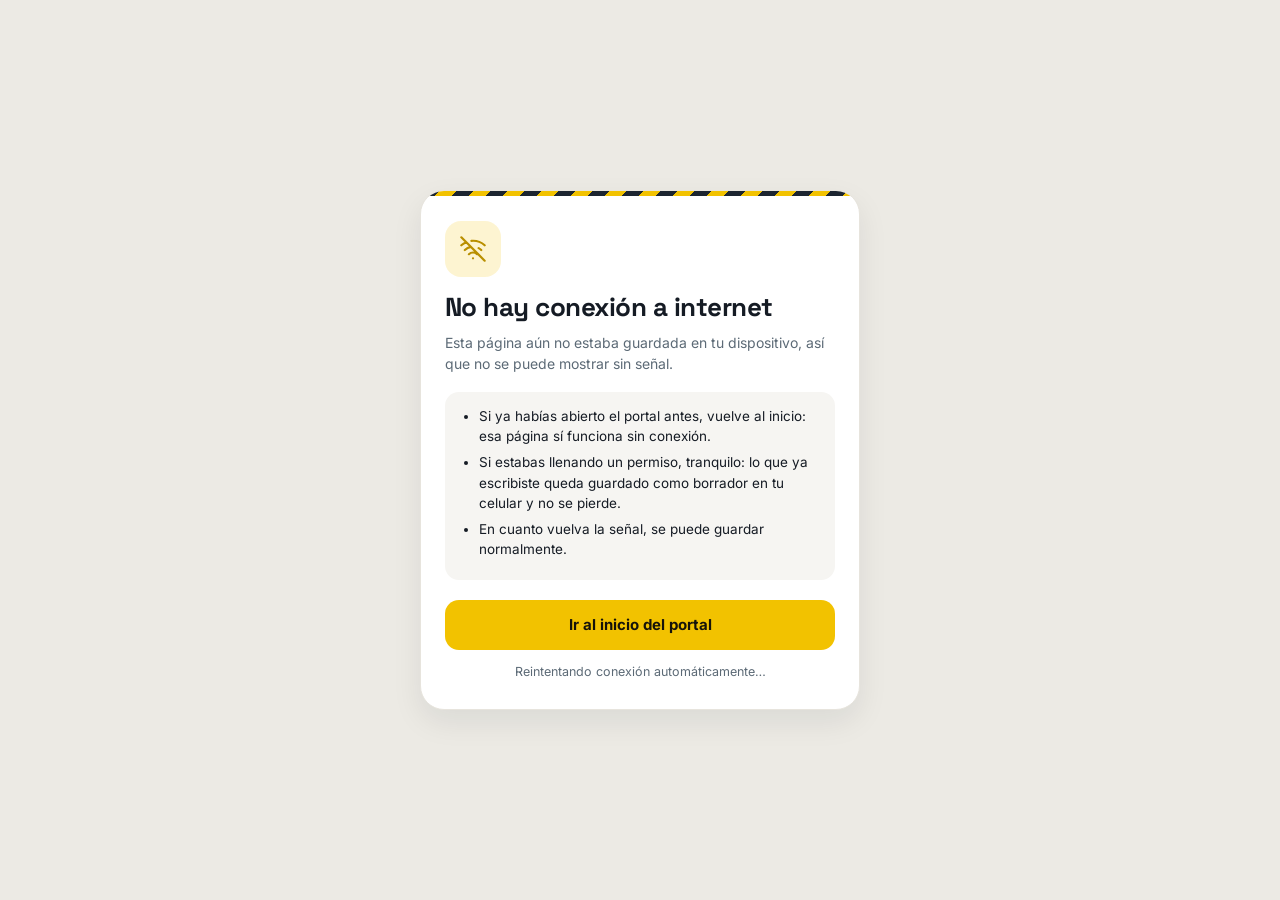
<file: offline.html>
<!DOCTYPE html>
<html lang="es">
<head>
<meta charset="UTF-8">
<meta name="viewport" content="width=device-width, initial-scale=1.0">
<title>Sin conexión · Portal SSTA</title>
<link rel="stylesheet" href="tokens.css">
<link rel="stylesheet" href="common.css">
<style>
  :root{--pg:var(--arena-100);--card:var(--blanco);--tx:var(--pizarra-900);--mu:var(--pizarra-550);--box:var(--gris-60);--ln:var(--arena-110);}
  html.oscuro{--pg:var(--gris-960);--card:var(--pizarra-900);--tx:var(--gris-90);--mu:var(--pizarra-350);--box:var(--pizarra-880);--ln:var(--pizarra-800);color-scheme:dark;}
  body{margin:0;min-height:100vh;display:flex;align-items:center;justify-content:center;background:var(--pg);
    font-family:var(--font-family,-apple-system,sans-serif);padding:24px;box-sizing:border-box;color:var(--tx);-webkit-font-smoothing:antialiased;}
  .card{max-width:440px;width:100%;background:var(--card);border:1px solid var(--ln);border-radius:24px;padding:30px 24px;
    box-shadow:0 12px 30px rgba(15,25,35,.08);position:relative;overflow:hidden;}
  .card::before{content:"";position:absolute;left:0;right:0;top:0;height:5px;background:repeating-linear-gradient(-45deg,var(--amarillo-indimon) 0 12px,var(--pizarra-870) 12px 24px);}
  .icon{width:56px;height:56px;border-radius:16px;background:rgba(242,194,0,.18);color:var(--ambar-400);display:flex;align-items:center;justify-content:center;margin-bottom:16px;}
  html.oscuro .icon{color:var(--amarillo-indimon);}
  .icon svg{width:28px;height:28px;fill:none;stroke:currentColor;stroke-width:1.9;stroke-linecap:round;stroke-linejoin:round;}
  h1{font-size:26px;line-height:1.1;letter-spacing:-.02em;margin:0 0 10px;font-family:var(--font-display,inherit);}
  p{font-size:14px;color:var(--mu);line-height:1.5;margin:0 0 18px;}
  .list{font-size:13.5px;color:var(--tx);background:var(--box);border-radius:14px;padding:14px 16px 14px 34px;margin:0 0 20px;line-height:1.5;}
  .list li{margin-bottom:6px;}
  button{width:100%;min-height:50px;border:none;border-radius:14px;background:var(--amarillo-indimon);color:var(--arena-950);font:inherit;font-size:15px;font-weight:700;cursor:pointer;}
  .sub{margin-top:14px;font-size:12.5px;color:var(--mu);text-align:center;}
</style>
<script>
  (function(){var t=null;try{t=localStorage.getItem('ssta-tema')}catch(e){}
  var o=t?t==='dark':(window.matchMedia&&matchMedia('(prefers-color-scheme: dark)').matches);
  document.documentElement.classList.toggle('oscuro',o);})();
</script>
<link rel="stylesheet" href="ui-extra.css">
<script src="ui-extra.js"></script>
</head>
<body>
  <div class="card">
    <div class="icon"><svg viewBox="0 0 24 24" aria-hidden="true"><path d="M12 20h.01M8.5 16.43a5 5 0 0 1 7 0M2 8.82a15 15 0 0 1 4.17-2.65M10.66 5c4.01-.36 8.14.9 11.34 3.76M16.85 11.25a10 10 0 0 1 2.22 1.68M5 12.86a10 10 0 0 1 5.17-2.69M2 2l20 20"/></svg></div>
    <h1>No hay conexión a internet</h1>
    <p>Esta página aún no estaba guardada en tu dispositivo, así que no se puede mostrar sin señal.</p>
    <ul class="list">
      <li>Si ya habías abierto el portal antes, vuelve al inicio: esa página sí funciona sin conexión.</li>
      <li>Si estabas llenando un permiso, tranquilo: lo que ya escribiste queda guardado como borrador en tu celular y no se pierde.</li>
      <li>En cuanto vuelva la señal, se puede guardar normalmente.</li>
    </ul>
    <button onclick="location.href='./index.html'">Ir al inicio del portal</button>
    <div class="sub">Reintentando conexión automáticamente…</div>
  </div>
<script>
  // Reintenta solo, sin que el usuario tenga que recargar a mano.
  window.addEventListener('online', () => location.reload());
  setInterval(() => { if (navigator.onLine) location.reload(); }, 5000);
</script>
</body>
</html>
</file>
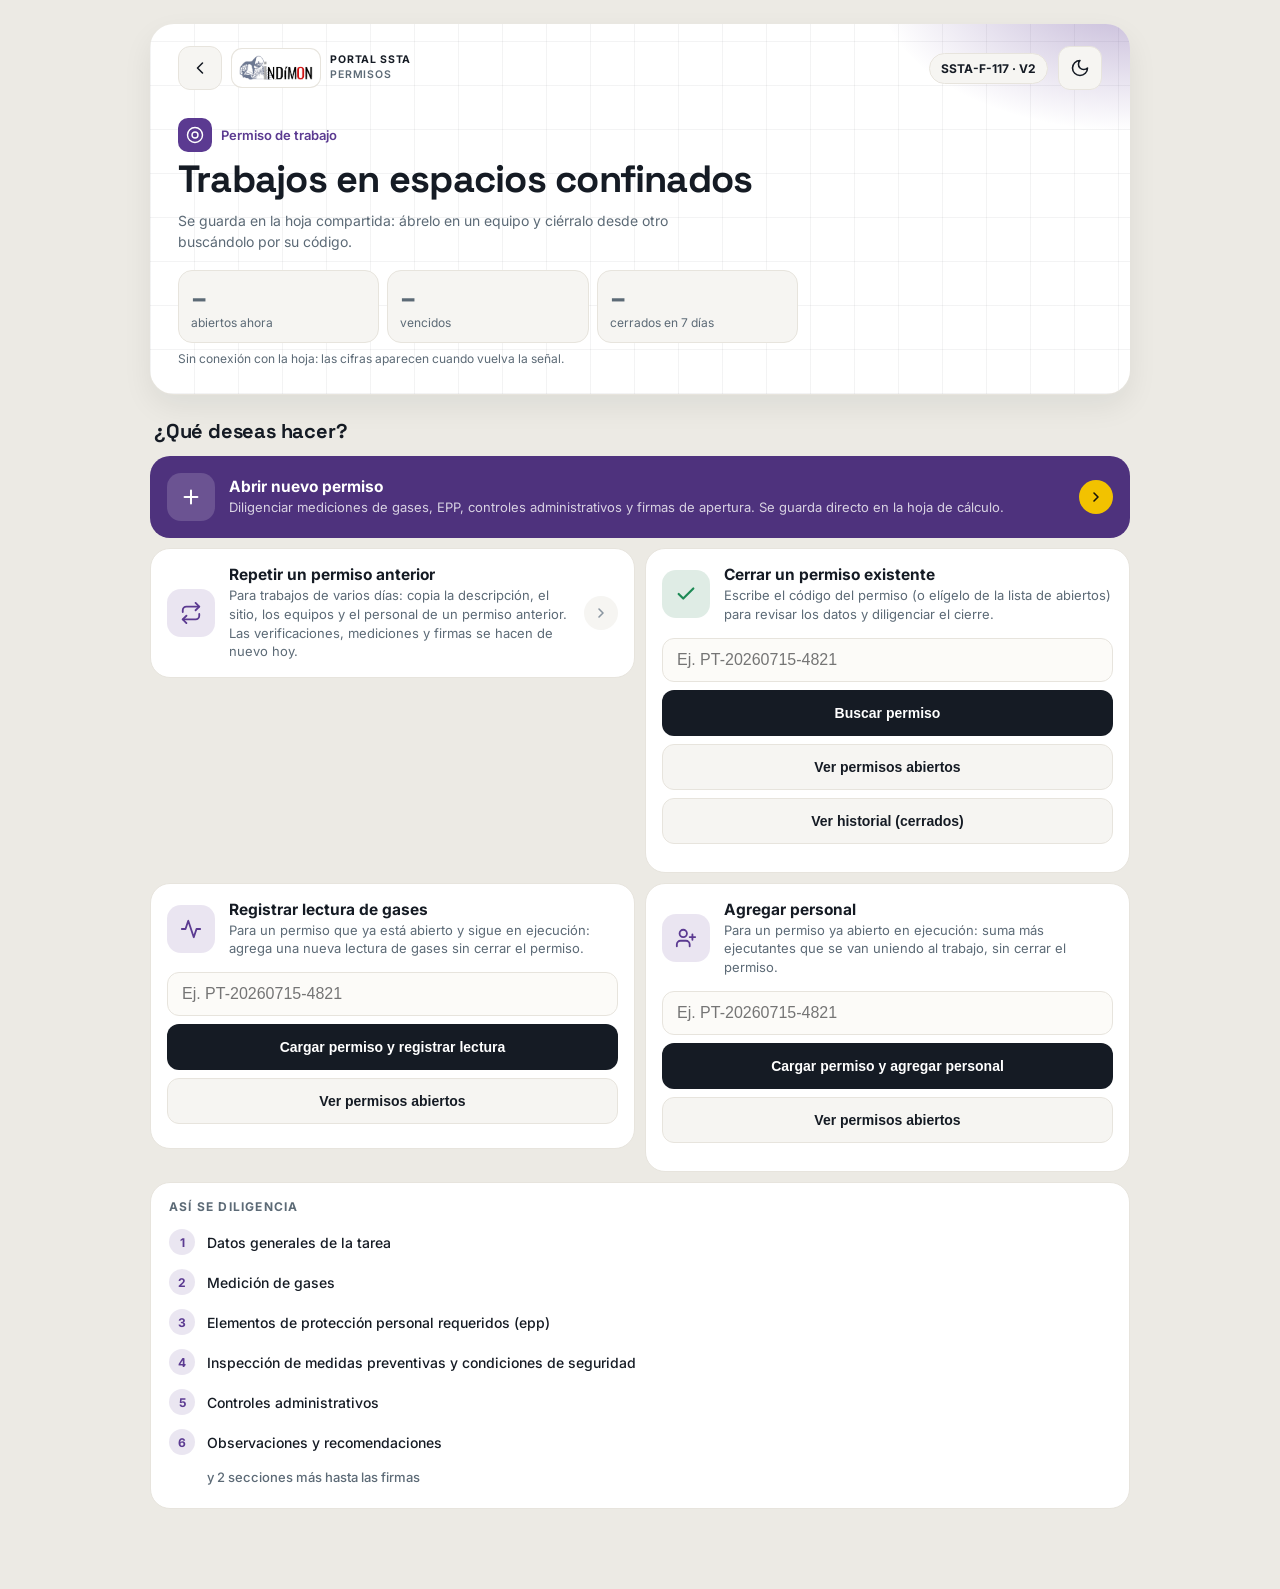
<file: permiso-espacios-confinados.html>
<!DOCTYPE html>
<html lang="es">
<head>
<meta charset="UTF-8">
<meta name="viewport" content="width=device-width, initial-scale=1.0">
<title>SSTA-F-117 · Permiso para Trabajos en Espacios Confinados</title>
<link rel="stylesheet" href="tokens.css">
<link rel="stylesheet" href="common.css">
<style>
:root{
  --ember:var(--morado-700);--ember-dark:var(--morado-750);--steel:var(--pizarra-850);--steel-mid:var(--pizarra-700);
  --paper:var(--arena-70);--paper-panel:var(--blanco);--line:var(--arena-150);--ok:var(--verde-600);--warn:var(--ambar-410);
  --ink:var(--pizarra-880);--muted:var(--arena-550);font-family:var(--font-family, 'Segoe UI', system-ui, sans-serif);
}

body{margin:0;background:repeating-linear-gradient(135deg, rgba(200,70,26,0.035) 0 2px, transparent 2px 14px),var(--paper);color:var(--ink);padding:24px 16px 80px;}

/* Modo "agregar personal": solo se ve la sección de ejecutantes y un pie propio con Guardar. */

@media(max-width:640px){.grid2,.grid3{grid-template-columns:1fr;}}

@media(max-width:600px){
  body{padding:20px 14px 100px;}
  .hdr{padding:20px 18px;flex-direction:column;align-items:flex-start;gap:10px;}
  .hdr .meta{text-align:left;}
  .hdr h1{font-size:19px;line-height:1.35;}
  .section{margin-top:20px;}
  .section-body{padding:20px 16px;}
  .section-title{padding:12px 16px;font-size:12.5px;}
  .check-item{flex-direction:column;align-items:stretch;gap:10px;padding:14px 4px;}
  .toggle{align-self:flex-start;}
  .close-q{flex-direction:column;align-items:flex-start;gap:8px;padding:12px 0;}
  .grid2, .grid3{gap:16px;}
  .field{margin-bottom:2px;}
  .footer-actions{padding:10px 14px;}
  .footer-actions .status{font-size:10px;}

  /* Tabla de ejecutantes: de tabla ancha a tarjetas apiladas */
  .exec-table thead{display:none;}
  .exec-table, .exec-table tbody, .exec-table tr, .exec-table td{display:block;width:100%;}
  .exec-table{border:none;}
  .exec-table tr{border:1px solid var(--line);border-radius:10px;padding:16px;margin-bottom:16px;background:var(--gris-10);box-shadow:0 1px 3px rgba(0,0,0,.04);}
  .exec-table td{border:none;padding:9px 0;}
  .exec-table td[data-label]::before{
    content: attr(data-label);
    display:block;
    font-size:11px;
    font-weight:700;
    text-transform:uppercase;
    color:var(--muted);
    letter-spacing:.04em;
    margin-bottom:6px;
  }
  .exec-table td.idx{display:none;}
  .exec-table td.helper{display:flex;align-items:center;gap:10px;}
  .exec-table td.helper::before{margin-bottom:0;}

  /* Evita que iOS Safari haga zoom automático al enfocar un campo (ocurre cuando
     el font-size es menor a 16px) y se quede la página "zoomeada" cortando el contenido */
  input,select,textarea{font-size:16px !important;}
}

/* La tabla de ejecutantes también debe apilarse en tarjetas al girar el celular
   a horizontal — de lo contrario, el ancho de pantalla supera los 600px y la
   tabla vuelve a columnas angostas justo cuando se buscaba más espacio para
   firmar. Se repiten aquí solo las reglas de la tabla (no todo el bloque móvil,
   para no apilar innecesariamente el resto de secciones que sí caben side-by-side
   en horizontal). */
@media (orientation:landscape) and (max-width:960px){
  .exec-table thead{display:none;}
  .exec-table, .exec-table tbody, .exec-table tr, .exec-table td{display:block;width:100%;}
  .exec-table{border:none;}
  .exec-table tr{border:1px solid var(--line);border-radius:10px;padding:16px;margin-bottom:16px;background:var(--gris-10);box-shadow:0 1px 3px rgba(0,0,0,.04);}
  .exec-table td{border:none;padding:9px 0;}
  .exec-table td[data-label]::before{
    content: attr(data-label);
    display:block;
    font-size:11px;
    font-weight:700;
    text-transform:uppercase;
    color:var(--muted);
    letter-spacing:.04em;
    margin-bottom:6px;
  }
  .exec-table td.idx{display:none;}
  canvas.mini-pad{height:170px !important;}
}
.field label{display:block;font-size:12.5px;font-weight:700;color:var(--muted);text-transform:uppercase;letter-spacing:.04em;margin-bottom:7px;}

.field input[type=date],.field input[type=time]{overflow:hidden;-webkit-appearance:none;appearance:none;min-height:40px;line-height:1.3;}
.field input[type=date]::-webkit-calendar-picker-indicator,.field input[type=time]::-webkit-calendar-picker-indicator{border-radius:4px;padding:2px;cursor:pointer;}
.field input[type=date]::-webkit-datetime-edit,.field input[type=time]::-webkit-datetime-edit{border-radius:6px;}
.field textarea{min-height:110px;resize:vertical;line-height:1.5;}

.radio-row label{display:flex;align-items:center;gap:8px;font-size:15px;font-weight:500;padding:4px 0;}

.toggle button{border:1.5px solid var(--line);background:transparent;padding:6px 10px;font-size:11px;font-weight:600;border-radius:var(--radius-sm, 7px);cursor:pointer;color:var(--pizarra-300);min-width:36px;transition:.14s;}
.toggle button.active-si{background:var(--ok);border-color:var(--ok);color:var(--blanco);font-weight:700;box-shadow:0 2px 6px rgba(29,122,76,.3);}
.toggle button.active-no{background:var(--rojo-550);border-color:var(--rojo-550);color:var(--blanco);font-weight:700;box-shadow:0 2px 6px rgba(192,57,43,.3);}
.toggle button.active-na{background:var(--pizarra-400);border-color:var(--pizarra-400);color:var(--blanco);font-weight:700;}

.sig-actions{display:flex;justify-content:space-between;align-items:center;margin-top:6px;}
.sig-actions button{background:none;border:none;color:var(--ember-dark);font-size:11.5px;font-weight:700;cursor:pointer;text-decoration:underline;}

.sig-status{font-size:11px;color:var(--muted);}

.footer-actions{margin-top:24px;max-width:980px;margin-left:auto;margin-right:auto;background:var(--steel);border-radius:var(--radius-lg, 14px);padding:14px 20px;display:flex;justify-content:space-between;align-items:center;gap:12px;flex-wrap:wrap;box-shadow:var(--shadow-card);}

.btn-secondary{background:transparent;color:var(--pizarra-210);border:1px solid var(--pizarra-650);padding:9px 16px;border-radius:var(--radius-sm, 7px);font-size:12px;font-weight:600;cursor:pointer;}
.btn-secondary:hover{border-color:var(--pizarra-210);color:var(--blanco);}
/* LANDING */

.landing-choices{display:grid;grid-template-columns:1fr 1fr;gap:16px;}
@media(max-width:560px){.landing-choices{grid-template-columns:1fr;}}
.choice-card{background:var(--blanco);border:1px solid var(--line);border-radius:12px;padding:24px 18px;cursor:pointer;transition:.15s;}
.choice-card:hover{border-color:var(--ember);box-shadow:0 4px 14px rgba(200,70,26,.15);}
.choice-card .icon{font-size:30px;margin-bottom:10px;}
.choice-card h3{margin:0 0 6px;font-size:14.5px;color:var(--steel);}
.choice-card p{margin:0;font-size:12.5px;color:var(--muted);}
.file-input-wrap{margin-top:10px;}
.file-input-wrap input{font-size:12px;}

.validation-banner{display:none;background:var(--rojo-60);border:1px solid var(--rojo-350);color:var(--rojo-750);padding:10px 14px;border-radius:8px;margin-bottom:14px;font-size:12px;line-height:1.5;}
.validation-banner.show{display:block;}
.validation-banner strong{display:block;margin-bottom:4px;font-size:12.5px;}
.validation-banner ul{margin:0;padding-left:18px;}
.draft-banner{display:none;background:var(--pizarra-60);border:1px solid var(--azul-200);color:var(--azul-700);padding:10px 14px;border-radius:8px;margin-bottom:14px;font-size:12px;line-height:1.5;align-items:center;gap:10px;flex-wrap:wrap;justify-content:space-between;position:sticky;top:0;z-index:50;box-shadow:0 2px 8px rgba(0,0,0,.1);}
.draft-banner.show{display:flex;}

@media print{
  .footer-actions,.add-row-btn,.sig-actions,#landing,.validation-banner,.draft-banner{display:none !important;}
  body{background:var(--blanco);padding:0;}
  .wrap{max-width:100%;}
  .hdr{background:var(--blanco) !important;color:var(--gris-900) !important;border:2px solid var(--steel);box-shadow:none;}
  .hdr::before{display:none;}
  .hdr .brand{color:var(--ember);}
  .hdr .meta{color:var(--gris-700);}
  .hdr-logo{background:var(--ember) !important;color:var(--blanco) !important;}
  .section{box-shadow:none;border:1px solid var(--gris-350);break-inside:avoid;}
  .section-title{background:var(--gris-80) !important;color:var(--gris-900) !important;}
  .toggle button.on{background:var(--ember) !important;color:var(--blanco) !important;-webkit-print-color-adjust:exact;print-color-adjust:exact;}
  canvas.pad,canvas.mini-pad{border:1px solid var(--gris-350) !important;}
  @page{margin:14mm 10mm;}
}
</style>
<link rel="stylesheet" href="permiso-ui.css">
<script src="resumen-permisos.js"></script>
<script src="permiso-ui.js"></script>
<link rel="stylesheet" href="ui-extra.css">
<script src="ui-extra.js"></script>
</head>
<body>
<div class="wrap">

  <!-- LANDING -->
  <div id="landing">
    <div class="hdr" style="margin-bottom:26px;">
      <div class="hdr-left"><div class="hdr-logo">IN</div><div><div class="brand">INDÍMON · SSTA</div><h1>Permiso para Trabajos en Espacios Confinados</h1></div></div>
      <div class="meta">Código: <b>SSTA-F-117</b> · V2</div>
    </div>
    <h2>¿Qué deseas hacer?</h2>
    <p>Este permiso se guarda en una Google Sheet compartida: se abre desde un dispositivo y se cierra desde otro, buscando el permiso por su código.</p>

    <div class="landing-choices">
      <div class="choice-card" id="cardNew">
        <div class="icon">🕳️</div>
        <h3>Abrir nuevo permiso</h3>
        <p>Diligenciar mediciones de gases, EPP, controles administrativos y firmas de apertura. Se guarda directo en la hoja de cálculo.</p>
      </div>
      <div class="choice-card" id="cardClose">
        <div class="icon">✅</div>
        <h3>Cerrar un permiso existente</h3>
        <p>Escribe el código del permiso (o elígelo de la lista de abiertos) para revisar los datos y diligenciar el cierre.</p>
        <div class="file-input-wrap">
          <input type="text" id="codeInput" placeholder="Ej. PT-20260715-4821" style="width:100%;border:1px solid var(--line);border-radius:6px;padding:8px 10px;font-size:13px;">
          <button class="btn-secondary" id="loadCodeBtn" type="button" style="margin-top:8px;width:100%;color:var(--steel);border-color:var(--line);">Buscar permiso</button>
          <button class="btn-secondary" id="listOpenBtn" type="button" style="margin-top:8px;width:100%;color:var(--steel);border-color:var(--line);">Ver permisos abiertos</button>
          <button class="btn-secondary" id="listClosedBtn" type="button" style="margin-top:8px;width:100%;color:var(--steel);border-color:var(--line);">Ver historial (cerrados)</button>
          <div id="openList" style="margin-top:10px;text-align:left;font-size:12.5px;"></div>
          <div id="historyPanel" style="display:none;margin-top:10px;text-align:left;">
            <input type="text" id="historySearch" placeholder="Buscar por código o responsable..." style="width:100%;border:1px solid var(--line);border-radius:6px;padding:7px 9px;font-size:12.5px;margin-bottom:8px;">
            <div id="closedList" style="font-size:12.5px;max-height:260px;overflow-y:auto;"></div>
          </div>
        </div>
      </div>
      <div class="choice-card" id="cardReading">
        <div class="icon">📊</div>
        <h3>Registrar lectura de gases</h3>
        <p>Para un permiso que ya está abierto y sigue en ejecución: agrega una nueva lectura de gases sin cerrar el permiso.</p>
        <div class="file-input-wrap">
          <input type="text" id="readingCodeInput" placeholder="Ej. PT-20260715-4821" style="width:100%;border:1px solid var(--line);border-radius:6px;padding:8px 10px;font-size:13px;">
          <button class="btn-secondary" id="loadReadingBtn" type="button" style="margin-top:8px;width:100%;color:var(--steel);border-color:var(--line);">Cargar permiso y registrar lectura</button>
          <button class="btn-secondary" id="listOpenForReadingBtn" type="button" style="margin-top:8px;width:100%;color:var(--steel);border-color:var(--line);">Ver permisos abiertos</button>
          <div id="openListForReading" style="margin-top:10px;text-align:left;font-size:12.5px;"></div>
        </div>
      </div>

      <div class="choice-card" id="cardAddPeople">
        <div class="icon">👥</div>
        <h3>Agregar personal</h3>
        <p>Para un permiso ya abierto en ejecución: suma más ejecutantes que se van uniendo al trabajo, sin cerrar el permiso.</p>
        <div class="file-input-wrap">
          <input type="text" id="addPeopleCodeInput" placeholder="Ej. PT-20260715-4821" style="width:100%;border:1px solid var(--line);border-radius:6px;padding:8px 10px;font-size:13px;">
          <button class="btn-secondary" id="loadAddPeopleBtn" type="button" style="margin-top:8px;width:100%;color:var(--steel);border-color:var(--line);">Cargar permiso y agregar personal</button>
          <button class="btn-secondary" id="listOpenForAddBtn" type="button" style="margin-top:8px;width:100%;color:var(--steel);border-color:var(--line);">Ver permisos abiertos</button>
          <div id="openListForAdd" style="margin-top:10px;text-align:left;font-size:12.5px;"></div>
        </div>
      </div>
    </div>
    <a href="index.html" style="display:block;margin-top:18px;font-size:12.5px;color:var(--gris-450);text-decoration:none;">← Volver al portal SSTA</a>
  </div>

  <!-- PANEL DE LECTURA RÁPIDA (permiso ya abierto, sin cerrar) -->
  <div id="readingApp" style="display:none;">
    <div class="hdr">
      <div class="hdr-left"><div class="hdr-logo">IN</div><div><div class="brand">INDÍMON · SSTA</div><h1>Registrar lectura — Espacios Confinados</h1></div></div>
      <div class="meta">Código: <b id="readingPermitCode">—</b></div>
    </div>
    <div class="status-banner open"><span>Permiso abierto — solo se agregará la lectura, el permiso sigue activo</span></div>
    <div class="section"><div class="section-body" id="gasTableContainerQuick"></div></div>
    <div class="footer-actions" style="position:static;margin-top:20px;">
      <button class="btn btn-secondary" id="readingBackBtn" type="button">← Volver al inicio</button>
      <span class="status" id="readingStatus"></span>
      <button class="btn" id="readingSaveBtn" type="button">Guardar lectura</button>
    </div>
  </div>

  <!-- APP -->
  <div id="app">
    <div class="hdr">
      <div class="hdr-left"><div class="hdr-logo">IN</div><div><div class="brand">INDÍMON · SSTA</div><h1>Permiso para Trabajos en Espacios Confinados</h1></div></div>
      <div class="meta">Código: <b>SSTA-F-117</b> · Versión: <b>2</b><br>Fecha doc: 24/01/2022 · Act.: 25/01/2023</div>
    </div>
    <div class="status-banner open" id="statusBanner">
      <span id="statusBannerText">Permiso nuevo — aún no guardado</span>
      <span>Código: <code id="permitCodeDisplay">—</code></span>
    </div>

    <!-- QR del permiso: se llena al guardar y sale en la impresión. -->
    <div class="qr-permiso" id="qrPermiso"></div>

    <div class="draft-banner" id="draftBanner">
      <span id="draftBannerText"></span>
      <span style="display:flex;gap:8px;">
        <button type="button" id="draftRestoreBtn">Continuar borrador</button>
        <button type="button" id="draftDiscardBtn">Descartar</button>
      </span>
    </div>
    <div class="validation-banner" id="validationBanner"></div>

    <div class="section">
      <div class="section-title" id="titleSec1">1. Datos generales de la tarea</div>
      <div class="section-body">
        <div class="grid2">
          <div class="field"><label>Fecha de inicio</label><input type="date" id="desdeFecha"></div>
          <div class="field"><label>Hora de inicio</label><input type="time" id="desdeHora"></div>
          <div class="field"><label>Fecha de finalización</label><input type="date" id="hastaFecha"></div>
          <div class="field"><label>Hora de término</label><input type="time" id="hastaHora"></div>
          <div class="field"><label>Área o lugar</label><input type="text" id="sitio"></div>
          <div class="field"><label>Responsable del trabajo</label><input type="text" id="responsable"></div>
        </div>
        <div class="field" style="margin-top:6px;"><label>Actividad a realizar</label><textarea id="descripcion" placeholder="Describa el trabajo a realizar..."></textarea></div>
        <div class="grid2" style="margin-top:6px;">
          <div class="field"><label>Herramientas y/o equipos a utilizar</label><div id="herramientasSel"></div><input type="hidden" id="herramientas"></div>
          <div class="field"><label>¿Qué gases detecta el equipo de medición?</label><div id="gasesDetectaSel"></div><input type="hidden" id="gasesDetecta"></div>
        </div>
        <div class="grid3" style="margin-top:6px;">
          <div class="field"><label>¿Cuenta con planeación de la tarea?</label>
            <div class="radio-row"><label><input type="radio" name="cuentaPlaneacion" value="Si"> Sí</label><label><input type="radio" name="cuentaPlaneacion" value="No" checked> No</label></div>
          </div>
          <div class="field"><label>¿Requiere un permiso adicional?</label>
            <div class="radio-row"><label><input type="radio" name="permAdicional" value="No" checked> No</label><label><input type="radio" name="permAdicional" value="Si"> Sí</label></div>
          </div>
          <div class="field"><label>¿Cuál?</label><div id="cualPermisoSel" style="margin-top:8px;"></div><input type="hidden" id="cualPermiso"></div>
        </div>
      </div>
    </div>

    <div class="section">
      <div class="section-title" id="titleSec2">2. Medición de gases</div>
      <div class="section-body" id="gasTableContainer"></div>
    </div>

    <div class="section">
      <div class="section-title" id="titleSec3">3. Elementos de protección personal requeridos (EPP)</div>
      <div class="section-body" id="eppContainer"></div>
    </div>

    <div class="section">
      <div class="section-title" id="titleSec4">4. Inspección de medidas preventivas y condiciones de seguridad <span class="progress-pill" id="checklistProgress" style="margin-left:auto;">0/0</span></div>
      <div class="section-body" id="checklistContainer"></div>
    </div>

    <div class="section">
      <div class="section-title" id="titleSec5b">5. Controles administrativos <span class="progress-pill" id="equiposProgress" style="margin-left:auto;">0/0</span></div>
      <div class="section-body">
        <div id="equiposContainer"></div>
      </div>
    </div>

    <div class="section">
      <div class="section-title" id="titleSec5">6. Observaciones y recomendaciones</div>
      <div class="section-body"><div class="field"><textarea id="observaciones"></textarea></div></div>
    </div>

    <div class="section">
      <div class="section-title" id="titleSec6">7. Firmas de emisión — término de responsabilidad</div>
      <div class="section-body">
        <p style="font-size:13px;color:var(--muted);line-height:1.5;margin-top:0;"><b>Como ejecutor:</b> he verificado con el emisor la aplicación del permiso y los demás controles para minimizar los riesgos asociados a este trabajo. <b>Como supervisor de espacios confinados:</b> he verificado en campo la aplicación del permiso y considero seguro proceder con la ejecución del mismo.</p>
        <div id="responsablesSigs" style="display:flex;flex-direction:column;gap:16px;"></div>
      </div>
    </div>

    <div class="section" id="execSection">
      <div class="section-title" id="titleSecExec">Ejecutantes de la actividad</div>
      <div class="section-body">
        <div class="exec-cards" id="execBody"></div>
        <button class="add-row-btn" id="addRowBtn" type="button">+ Agregar ejecutante</button>
      </div>
    </div>

    <!-- SECTION 7: CLOSE -->
    <div class="section">
      <div class="section-title locked" id="titleSec7">7. Cierre del permiso</div>
      <div class="section-body" id="closeSectionBody">
        <p id="closeLockedMsg" style="font-size:13px;color:var(--muted);">Esta sección se habilita al importar el permiso desde el archivo generado en la apertura.</p>
        <div id="closeFields" class="hidden">
          <div class="grid3">
            <div class="field"><label>Fecha real del cierre</label><input type="date" id="cierreFecha"></div>
            <div class="field"><label>Hora de cierre</label><input type="time" id="cierreHora"></div>
            <div class="field"><label>Motivo del cierre</label>
              <select id="motivoCierre"><option value="">Seleccione…</option><option>Actividad Finalizada</option><option>Actividad Cancelada</option><option>Evento no deseado</option><option>Lluvia / Tormenta</option><option>Condiciones y/o actos inseguros</option></select>
            </div>
          </div>
          <div style="margin-top:14px;">
            <div class="close-q"><p>¿Se aplicaron las tres primeras "S" en el área antes de entregar el equipo?</p><div class="radio-row"><label><input type="radio" name="q1" value="Si"> Sí</label><label><input type="radio" name="q1" value="No"> No</label></div></div>
            <div class="close-q"><p>¿El personal que se encontraba interviniendo el equipo fue retirado?</p><div class="radio-row"><label><input type="radio" name="q2" value="Si"> Sí</label><label><input type="radio" name="q2" value="No"> No</label></div></div>
            <div class="close-q"><p>¿Se han inspeccionado y almacenado correctamente los EPP utilizados?</p><div class="radio-row"><label><input type="radio" name="q3" value="Si"> Sí</label><label><input type="radio" name="q3" value="No"> No</label></div></div>
            <div class="close-q"><p>¿Se han recogido y almacenado correctamente las herramientas usadas?</p><div class="radio-row"><label><input type="radio" name="q4" value="Si"> Sí</label><label><input type="radio" name="q4" value="No"> No</label></div></div>
          </div>
          <div style="display:flex;flex-direction:column;gap:16px;margin-top:16px;">
            <div class="sig-block">
              <h5>Trabajador autorizado responsable del trabajo</h5>
              <div class="sig-fields"><input type="text" placeholder="Nombre completo (escribe para buscar)" id="cierre1nombre"><input type="text" placeholder="Cédula" id="cierre1cc" inputmode="numeric"><input type="text" placeholder="Cargo" id="cierre1cargo"></div>
              <canvas class="pad" id="padCierre1"></canvas>
              <div class="sig-actions"><button type="button" data-clear="padCierre1">Borrar firma</button><button type="button" data-undo="padCierre1">Deshacer trazo</button><span class="sig-status" id="statusCierre1">Sin firmar</span></div>
            </div>
            <div class="sig-block">
              <h5>Supervisor SSTA</h5>
              <div class="sig-fields"><input type="text" placeholder="Nombre completo (escribe para buscar)" id="cierre2nombre"><input type="text" placeholder="Cédula" id="cierre2cc" inputmode="numeric"><input type="text" placeholder="Cargo" id="cierre2cargo"></div>
              <canvas class="pad" id="padCierre2"></canvas>
              <div class="sig-actions"><button type="button" data-clear="padCierre2">Borrar firma</button><button type="button" data-undo="padCierre2">Deshacer trazo</button><span class="sig-status" id="statusCierre2">Sin firmar</span></div>
            </div>
          </div>
        </div>
      </div>
    </div>

</div>

<div class="footer-actions" id="footerActions" style="display:none;">
  <span class="status" id="footerStatus">—</span>
  <div style="display:flex;gap:10px;flex-wrap:wrap;">
    <button class="btn-secondary" id="printBtn" type="button">Imprimir / PDF</button>
    <button class="btn-secondary no-print" id="historyBtn" type="button">Ver historial</button>
    <div class="historial-permiso" id="historialPermiso"></div>
    <button class="btn-secondary" id="backToStartBtn" type="button">Volver al inicio</button>
    <button class="btn-main" id="mainActionBtn" type="button">Guardar y exportar apertura</button>
  </div>
</div>

<div id="footerAddPeople">
  <span class="status" id="addPeopleStatus">—</span>
  <div style="display:flex;gap:10px;flex-wrap:wrap;">
    <button class="btn-secondary" id="backFromAddPeopleBtn" type="button">Volver al inicio</button>
    <button class="btn-main" id="saveAddPeopleBtn" type="button">Guardar personal agregado</button>
  </div>
</div>

</div><!-- /wrap -->

<script src="config.js"></script>
<script src="common.js"></script>
<script src="qr.js"></script>
<script src="permiso-core.js"></script>
<script>
/* ================= DATA DEFINITIONS ================= */
const checklistData = [
  {cat:"Inspección de medidas preventivas", items:[
    "¿Las condiciones y el estado del área de trabajo han sido revisadas antes de iniciar la tarea?",
    "¿El medidor de gases reporta mediciones dentro de los parámetros establecidos?",
    "¿El área está libre de gases, presión, sustancias químicas, tóxicas, combustibles e inflamables?",
    "¿Existe una ventilación general adecuada?",
    "¿Se requiere instalar sistemas de ventilación forzada?",
    "¿Se realizó cálculo de ventilación?",
    "¿Se monitorea constantemente la atmósfera en el sitio de trabajo?",
    "¿Para el ingreso al lugar de trabajo se requiere de iluminación artificial?",
    "¿Se realizó identificación de peligros?"
  ]},
  {cat:"Condiciones de seguridad", items:[
    "Las tomas de corriente se encuentran fuera del espacio confinado y cuentan con GFCI.",
    "¿Se cuenta con sistemas de comunicación (radios, cuerda, golpeteo)?",
    "El equipo de rescate se encuentra disponible en sitio e inspeccionado.",
    "¿En el área de trabajo se dispone de extintor?",
    "¿Los equipos y/o herramientas se encuentran revisados y en buen estado?",
    "¿El trabajador usa adecuadamente todos los elementos de protección personal requeridos?"
  ]}
];
const equiposData = [
  {cat:"Controles administrativos", items:[
    "¿Se cuenta con personal suficiente para rotación?",
    "¿Se encuentra señalizada el área?",
    "¿Se cuenta con sistema de delimitación (conos, cinta de peligro, barrera, cadenas)?",
    "¿Se cuenta con controles de acceso?",
    "¿Se requiere bloqueo y etiquetado?",
    "¿Se cuenta con análisis de trabajo seguro?",
    "¿Al personal se le ha instruido en relación a los riesgos que puedan presentarse durante la ejecución de la tarea?",
    "¿Se ha dispuesto de un trabajador que acompañe y apoye en caso de emergencia durante toda la actividad?",
    "¿Permiten factores externos (condiciones atmosféricas) que el trabajo se haga con seguridad?"
  ]},
  {cat:"Requerimiento de documentos anexos", items:[
    "Se han revisado los certificados de aptitud médico ocupacional de cada trabajador.",
    "Se han elaborado los permisos adicionales requeridos por la labor programada (alturas, trabajo en caliente u otro)."
  ]}
];
const eppData = [
  "Casco con barbuquejo","Guantes","Ropa de trabajo","Mascarilla con filtros","Gafas de seguridad",
  "Botas de seguridad","Careta de corte o esmerilar","Careta de soldador","Peto, chaleco y mangas de cuero",
  "Tapabocas - nasobuco","Arnés de espacios confinados","Eslingas de protección","Equipo respirable SCBA",
  "Fullface","Equipo de suministro de aire","Escafandra","Línea de guía","Compresor","Equipo de rescate",
  "Camilla y botiquín de primeros auxilios"
];
const gasPhases = ['Lectura preingreso','Lectura durante el trabajo'];
// Canales en el mismo orden en que los muestra el detector MSA ALTAIR 5X
// que usa INDIMON: COMB · O2 · CO · H2S · NH3. Así el brigadista lee la
// pantalla de arriba a abajo y llena los campos en ese mismo orden, sin
// tener que ir saltando entre casillas.
const gasTypes = [
  {key:'lel',     label:'COMB (inflamables)', unidad:'% LEL', min:0,    max:9.99},
  {key:'oxigeno', label:'O₂ (oxígeno)',       unidad:'%',     min:19.5, max:23.5},
  {key:'co',      label:'CO (monóxido)',      unidad:'ppm',   min:0,    max:24.99},
  {key:'h2s',     label:'H₂S (ác. sulfhídrico)', unidad:'ppm', min:0,   max:9.99},
  {key:'nh3',     label:'NH₃ (amoníaco)',     unidad:'ppm',   min:0,    max:24.99}
];
let gasState = { lecturas: [] };
let eppState = {};
function evaluarGas(gas, valor){
  if(valor===''||valor===null||isNaN(valor)) return null;
  const n = parseFloat(valor);
  return (n>=gas.min && n<=gas.max) ? 'ok' : 'alerta';
}

/* ================= TABLA DE MEDICIÓN DE GASES (propia de este tipo) ================= */
function renderGasTable(container){
  gasContainerActivo = container;
  container.innerHTML = `
    <div class="check-cat" style="margin-bottom:12px;">
      <div style="font-size:12.5px;color:var(--muted);line-height:1.5;margin-bottom:10px;">
        Ingresa los valores medidos para cada gas.
        🟢 Verde = Valor seguro &nbsp;|&nbsp; 🔴 Rojo = ¡Alerta! Fuera de rango
      </div>
      <div class="grid2">
        <div class="field"><label>Fase de la lectura</label>
          <select class="gasFaseInput" style="border:1px solid var(--line);border-radius:6px;padding:8px 10px;font-size:13px;">
            ${gasPhases.map(p=>`<option>${p}</option>`).join('')}
          </select>
        </div>
        <div class="field"><label>Hora de la lectura</label><input type="time" class="gasHoraInput"></div>
      </div>
      <div class="gasInputsGrid" style="display:grid;grid-template-columns:1fr 1fr;gap:10px;margin-top:8px;"></div>
      <div class="gasAlertBanner" style="display:none;margin-top:10px;padding:9px 12px;border-radius:8px;background:var(--rojo-60);color:var(--rojo-670);font-size:12.5px;font-weight:700;border:1px solid var(--rojo-250);">
        ⚠ Uno o más valores están fuera de rango — no autorizar el ingreso / evacuar si ya se está trabajando.
      </div>
    </div>
    <div class="gasLog"></div>
    <div class="radio-row" style="margin-top:8px;"><label style="font-size:11px;font-weight:700;color:var(--muted);text-transform:uppercase;margin-right:8px;">¿Ventilación forzada instalada?</label>
      <label><input type="radio" name="ventForzada" value="Si"> Sí</label><label><input type="radio" name="ventForzada" value="No" checked> No</label>
      <select class="tipoVentilacion" style="border:1px solid var(--line);border-radius:6px;padding:6px 8px;font-size:12.5px;"><option value="">Tipo de ventilación…</option><option>Positiva</option><option>Negativa</option><option>Mixta</option><option>Natural (airear)</option></select></div>`;

  const grid = container.querySelector('.gasInputsGrid');
  grid.innerHTML = gasTypes.map(g=>`
    <div class="field" data-gas-field="${g.key}" style="border:1.5px solid var(--line);border-radius:8px;padding:8px 10px;transition:.15s;">
      <label style="margin-bottom:2px;">${g.label} <span style="font-weight:400;color:var(--muted);">(${g.unidad})</span></label>
      <input type="number" step="0.01" inputmode="decimal" data-gas-val="${g.key}" placeholder="0.0">
      <div style="font-size:10.5px;color:var(--muted);margin-top:3px;">Rango seguro: ${g.min} – ${g.max} ${g.unidad}</div>
    </div>`).join('');

  function evaluarEnVivo(){
    let hayAlerta = false;
    gasTypes.forEach(g=>{
      const inp = container.querySelector('[data-gas-val="'+g.key+'"]');
      const field = container.querySelector('[data-gas-field="'+g.key+'"]');
      const estado = evaluarGas(g, inp.value);
      field.style.borderColor = estado==='ok' ? 'var(--ok)' : estado==='alerta' ? 'var(--rojo-550)' : 'var(--line)';
      field.style.background = estado==='ok' ? 'rgba(29,122,76,.06)' : estado==='alerta' ? 'rgba(192,57,43,.07)' : '';
      if(estado==='alerta') hayAlerta = true;
    });
    container.querySelector('.gasAlertBanner').style.display = hayAlerta ? 'block' : 'none';
  }
  grid.addEventListener('input', evaluarEnVivo);

  renderGasLog();
}

// Se recuerda cuál es el último contenedor donde se dibujó la tabla, para que
// renderGasLog() actualice ese y no otro. Antes todo iba por id y, como la
// tabla se dibuja DOS veces (en el formulario y en el panel de lectura rápida),
// los ids quedaban duplicados: el navegador siempre encontraba los del primero,
// así que el panel rápido leía campos vacíos y su botón no hacía nada — las
// lecturas que se agregaban ahí simplemente no se guardaban.
let gasContainerActivo = null;

/* Devuelve la lectura que está escrita en los campos en este momento, o null
   si no hay ningún valor. Antes había que tocar "+ Registrar lectura" para que
   contara: quien llenaba los gases y guardaba directamente perdía la lectura
   sin enterarse, porque el permiso se guardaba igual pero sin ella. */
function lecturaPendiente(){
  const c = gasContainerActivo;
  if(!c) return null;
  const valores = {};
  let alguno = false;
  gasTypes.forEach(g=>{
    const el = c.querySelector('[data-gas-val="'+g.key+'"]');
    const v = el ? el.value : '';
    valores[g.key] = v==='' ? null : parseFloat(v);
    if(v!=='') alguno = true;
  });
  if(!alguno) return null;
  const fase = c.querySelector('.gasFaseInput');
  const hora = c.querySelector('.gasHoraInput');
  return {
    fase: fase ? fase.value : '',
    hora: (hora && hora.value) || new Date().toLocaleTimeString('es-CO',{hour:'2-digit',minute:'2-digit'}),
    fecha: new Date().toISOString(),
    valores
  };
}

/* ¿Esta lectura es la misma que la última ya registrada? Evita duplicarla:
   el borrador se guarda solo cada segundo y medio, así que collectGasState()
   se llama muchas veces con los mismos valores en pantalla. */
function mismaLectura(a, b){
  if(!a || !b) return false;
  if(a.fase !== b.fase || a.hora !== b.hora) return false;
  return gasTypes.every(g => (a.valores[g.key]??null) === (b.valores[g.key]??null));
}

function renderGasLog(){
  const log = gasContainerActivo ? gasContainerActivo.querySelector('.gasLog') : null;
  if(!log) return;
  if(!gasState.lecturas.length){ log.innerHTML = `<div style="font-size:12px;color:var(--muted);padding:8px 0;">Aún no hay lecturas registradas.</div>`; return; }
  log.innerHTML = `<div style="font-size:11px;font-weight:700;color:var(--muted);text-transform:uppercase;margin:10px 0 6px;">Lecturas registradas (${gasState.lecturas.length})</div>` +
    gasState.lecturas.slice().reverse().map((l, revIdx)=>{
      const idx = gasState.lecturas.length - 1 - revIdx;
      const chips = gasTypes.map(g=>{
        const v = l.valores[g.key];
        if(v===null||v===undefined) return '';
        const estado = evaluarGas(g, v);
        const color = estado==='ok' ? 'var(--verde-570)' : 'var(--rojo-550)';
        const bg = estado==='ok' ? 'rgba(29,122,76,.1)' : 'rgba(192,57,43,.12)';
        return `<span style="display:inline-block;font-size:11px;font-weight:700;color:${color};background:${bg};border-radius:20px;padding:3px 9px;margin:2px 4px 2px 0;">${estado==='ok'?'🟢':'🔴'} ${g.label}: ${v}${g.unidad}</span>`;
      }).join('');
      return `<div style="border:1px solid var(--line);border-radius:9px;padding:9px 11px;margin-bottom:7px;">
        <div style="display:flex;justify-content:space-between;font-size:11.5px;color:var(--muted);margin-bottom:5px;">
          <span><b style="color:var(--ink,var(--pizarra-900));">${l.fase}</b> · ${l.hora}</span>
          <button type="button" data-del-lectura="${idx}" style="border:none;background:none;color:var(--rojo-550);font-size:11px;cursor:pointer;">Eliminar</button>
        </div>
        <div>${chips}</div>
      </div>`;
    }).join('');
  log.querySelectorAll('button[data-del-lectura]').forEach(btn=>{
    btn.addEventListener('click', ()=>{
      if(PermisoCore.isLocked()) return;
      gasState.lecturas.splice(parseInt(btn.dataset.delLectura,10),1);
      renderGasLog();
    });
  });
}

function collectGasState(){
  const c = gasContainerActivo || document;
  const vent = c.querySelector('input[name=ventForzada]:checked');
  const tipo = c.querySelector('.tipoVentilacion');
  // Lo que esté escrito en los campos cuenta como una lectura más, sin tener
  // que registrarla aparte. No se muta gasState: así llamar a esta función
  // varias veces (el borrador automático lo hace) no duplica nada.
  const pend = lecturaPendiente();
  const ultima = gasState.lecturas[gasState.lecturas.length - 1];
  const lecturas = (pend && !mismaLectura(pend, ultima))
    ? gasState.lecturas.concat([pend])
    : gasState.lecturas.slice();
  return { lecturas, ventForzada: (vent||{}).value||'No', tipoVentilacion: (tipo||{}).value||'' };
}
function restoreGasState(data){
  if(!data) return;
  gasState.lecturas = data.lecturas || [];
  renderGasLog();
  const c = gasContainerActivo || document;
  if(data.ventForzada){ const r=c.querySelector(`input[name=ventForzada][value="${data.ventForzada}"]`); if(r) r.checked=true; }
  const tipo = c.querySelector('.tipoVentilacion');
  if(data.tipoVentilacion && tipo) tipo.value = data.tipoVentilacion;
}

/* ================= EPP (checkboxes, no reusa el toggle genérico) ================= */
function renderEpp(container){
  container.innerHTML = `<div style="display:grid;grid-template-columns:1fr 1fr;gap:6px 16px;">` +
    eppData.map((label,i)=>`<label style="display:flex;align-items:center;gap:8px;font-size:13px;padding:4px 0;">
      <input type="checkbox" data-epp="epp_${i}"> ${label}</label>`).join('') + `</div>`;
  container.addEventListener('change', e=>{
    const cb = e.target.closest('input[data-epp]'); if(!cb) return;
    eppState[cb.dataset.epp] = cb.checked;
  });
}
function collectEppState(){ return Object.assign({}, eppState); }
function restoreEppState(data){
  if(!data) return;
  Object.assign(eppState, data);
  document.querySelectorAll('input[data-epp]').forEach(cb=>{ cb.checked = !!eppState[cb.dataset.epp]; });
}

/* ================= CONFIGURACIÓN DE ESTE TIPO DE PERMISO ================= */
const cfg = {
  key: 'confinados',
  codePrefix: 'PEC',
  draftSlug: 'confinados',
  themeColor: 'var(--morado-700)',
  toggleStates: [
    { val:'SI', label:'SÍ', cls:'active-si' },
    { val:'NO', label:'NO', cls:'active-no' },
    { val:'NA', label:'N/A', cls:'active-na' }
  ],

  checklistGroups: [
    { data: checklistData, statePrefix:'chk', stateKey:'checklist', containerId:'checklistContainer',
      progressId:'checklistProgress', label:'la Lista de verificación', sectionLabel:'sección 3' },
    { data: equiposData, statePrefix:'eq', stateKey:'equipos', containerId:'equiposContainer',
      progressId:'equiposProgress', label:'Verificación de equipos', sectionLabel:'sección 4' }
  ],

  responsables: ["Encargado del área turno 1","Encargado del área turno 2","Supervisor SSTA","Supervisor de obra"],
  responsablesOpcionales: ["Encargado del área turno 1","Encargado del área turno 2"],
  responsableDashboardIndex: 2,
  responsablesSectionLabel: 'sección 6',

  // 'titleSec5b' (5. Controles administrativos) faltaba en el array de
  // caliente.html que este archivo tenía copiado a mano — por eso nunca se
  // veía bloqueada visualmente en modo cierre, a diferencia de las otras 7
  // secciones. Con la lista explícita y correcta por tipo, queda incluida.
  lockSectionIds: ['titleSec1','titleSec2','titleSec3','titleSec4','titleSec5b','titleSec5','titleSec6','titleSecExec'],
  closeSectionTitleId: 'titleSec7',

  requiredOpenFields: [
    { id:'descripcion', label:'Descripción del trabajo (sección 1)' },
    { id:'sitio',        label:'Sitio exacto del trabajo (sección 2)' },
    { id:'responsable',  label:'Responsable del trabajo (sección 2)' }
  ],
  cualPermisoLabel: '¿Cuál permiso adicional? (sección 1)',
  dateRange: { desdeFecha:'desdeFecha', desdeHora:'desdeHora', hastaFecha:'hastaFecha', hastaHora:'hastaHora', sectionLabel:'sección 2' },

  // Lo que el núcleo debe comprobar al releer el permiso del servidor. Las
  // lecturas de gases van aquí porque fueron justo el dato que se estuvo
  // perdiendo en silencio: el servidor decía "ok" y la lectura se descartaba.
  resumenVerificable(data){
    const g = data && data.gases;
    return { lecturas: (g && Array.isArray(g.lecturas)) ? g.lecturas.length : 0 };
  },

  extraOnInitRender(){
    initSel_herramientas();
    initSelGasesDetecta();
    initSelCualPermiso();
    renderGasTable(document.getElementById('gasTableContainer'));
    renderEpp(document.getElementById('eppContainer'));
  },
  extraSetFieldValues(vals){
    initSel_herramientas();
    if (sel_herramientas) {
      sel_herramientas.set(vals.herramientas || '');
      document.getElementById('herramientas').value = sel_herramientas.get();
    }
    // Fichas de permisos adicionales (ver initSelCualPermiso más abajo)
    initSelCualPermiso();
    if (selCualPermiso) {
      selCualPermiso.set(vals.cualPermiso || '');
      document.getElementById('cualPermiso').value = selCualPermiso.get();
    }
    document.getElementById('herramientas').value = vals.herramientas || '';
    // Gases que detecta el equipo: fichas + campo libre (ver initSelGasesDetecta)
    initSelGasesDetecta();
    if (selGasesDetecta) {
      selGasesDetecta.set(vals.gasesDetecta || '');
      document.getElementById('gasesDetecta').value = selGasesDetecta.get();
    }
    document.querySelectorAll('input[name=cuentaPlaneacion]').forEach(r=>{ r.checked = (r.value===vals.cuentaPlaneacion); });
    restoreGasState(vals.gases);
    restoreEppState(vals.epp);
  },
  extraCollectOpenData(){
    return {
      herramientas: document.getElementById('herramientas').value,
      gasesDetecta: document.getElementById('gasesDetecta').value,
      cuentaPlaneacion: (document.querySelector('input[name=cuentaPlaneacion]:checked')||{}).value||'No',
      gases: collectGasState(),
      epp: collectEppState()
    };
  }
};

PermisoCore.init(cfg);

/* ================= REGISTRAR LECTURA SIN CERRAR EL PERMISO (propio de este tipo) ================= */
let quickReadingData = null;
document.getElementById('loadReadingBtn').addEventListener('click', async ()=>{
  const code = document.getElementById('readingCodeInput').value.trim();
  if(!code){ alert('Escribe el código del permiso.'); return; }
  const btn = document.getElementById('loadReadingBtn');
  btn.disabled = true; btn.textContent = 'Buscando…';
  const data = await PermisoCore.fetchFromSheet(code);
  btn.disabled = false; btn.textContent = 'Cargar permiso y registrar lectura';
  if(!data) return;
  if(data.status !== 'ABIERTO'){
    alert('Este permiso no está abierto actualmente (estado: ' + (data.status||'desconocido') + '), no se pueden agregar lecturas.');
    return;
  }
  quickReadingData = data;
  document.getElementById('landing').style.display='none';
  document.getElementById('readingApp').style.display='block';
  document.getElementById('readingPermitCode').textContent = data.permitCode;
  gasState.lecturas = [];
  renderGasTable(document.getElementById('gasTableContainerQuick'));
  restoreGasState(data.gases);
});
// Antes había que saberse el código de memoria o buscarlo en otra pantalla para
// registrar una lectura. Se reusa la misma lista de abiertos de los otros
// botones, en vez de duplicar la consulta.
document.getElementById('listOpenForReadingBtn').addEventListener('click', async ()=>{
  const listEl = document.getElementById('openListForReading');
  listEl.innerHTML = 'Buscando…';
  const rows = await PermisoCore.fetchOpenList();
  PermisoCore.renderOpenList(listEl, rows, (code)=>{
    document.getElementById('readingCodeInput').value = code;
    document.getElementById('loadReadingBtn').click();
  });
});
document.getElementById('readingBackBtn').addEventListener('click', ()=>{
  document.getElementById('readingApp').style.display='none';
  document.getElementById('landing').style.display='block';
  document.getElementById('readingCodeInput').value='';
  document.getElementById('readingStatus').textContent='';
});
document.getElementById('readingSaveBtn').addEventListener('click', async ()=>{
  if(!quickReadingData) return;
  const statusEl = document.getElementById('readingStatus');
  const btn = document.getElementById('readingSaveBtn');
  btn.disabled = true; statusEl.textContent = 'Guardando…';
  quickReadingData.gases = collectGasState();
  const res = await PermisoCore.sendToSheet(quickReadingData);
  btn.disabled = false;
  if(res.ok){
    // Releer del servidor y comprobar que la lectura realmente quedó. Este es
    // exactamente el caso que estuvo fallando en silencio durante días: el
    // servidor respondía ok y descartaba el guardado.
    const esperadas = (quickReadingData.gases.lecturas || []).length;
    let confirmadas = null;
    try{
      const rel = await PermisoCore.fetchFromSheet(quickReadingData.permitCode);
      confirmadas = (rel && rel.gases && Array.isArray(rel.gases.lecturas)) ? rel.gases.lecturas.length : 0;
    }catch(e){ /* sin señal: no se pudo comprobar */ }

    if(confirmadas !== null && confirmadas !== esperadas){
      statusEl.textContent = '⚠ El servidor confirmó pero la lectura NO quedó guardada.';
      statusEl.style.color = 'var(--rojo-550)';
      alert('⚠ ATENCIÓN: el servidor respondió que guardó, pero al releer el permiso\n' +
            'hay ' + confirmadas + ' lectura(s) y deberían ser ' + esperadas + '.\n\n' +
            'NO cierres esta página: los valores siguen en pantalla.\n' +
            'Vuelve a guardar. Si se repite, avisa antes de dar la lectura por registrada.');
      return;
    }
    statusEl.style.color = '';

    // La lectura que estaba escrita ya quedó guardada: pasa a la bitácora y se
    // limpian los campos. Sin esto, al registrar la siguiente lectura los
    // valores viejos seguirían en pantalla y se guardarían otra vez.
    gasState.lecturas = quickReadingData.gases.lecturas || [];
    gasTypes.forEach(g=>{
      const el = gasContainerActivo && gasContainerActivo.querySelector('[data-gas-val="'+g.key+'"]');
      if(el) el.value = '';
    });
    const horaEl = gasContainerActivo && gasContainerActivo.querySelector('.gasHoraInput');
    if(horaEl) horaEl.value = '';
    renderGasLog();
    statusEl.textContent = '✓ Lectura guardada — ' + new Date().toLocaleTimeString('es-CO',{hour:'2-digit',minute:'2-digit'});
  } else {
    statusEl.textContent = res.error || 'No se pudo guardar. Verifique su conexión e intente de nuevo.';
  }
});

/* ── Permisos adicionales: fichas en vez de escribir a mano ──
   El campo #cualPermiso sigue existiendo (oculto) con el texto combinado, así
   que permiso-core.js lo lee y lo valida igual que antes, sin cambios, y lo ya
   guardado en la hoja se sigue leyendo tal cual. */
let selCualPermiso = null;
function initSelCualPermiso(){
  const cont = document.getElementById('cualPermisoSel');
  if(!cont || selCualPermiso) return;
  const oculto = document.getElementById('cualPermiso');
  selCualPermiso = SeleccionMultiple.crear(cont, {
    opciones: ['Trabajo en alturas', 'Trabajo en caliente', 'Izaje de cargas', 'Trabajo eléctrico', 'Bloqueo y etiquetado (LOTO)'],
    placeholderLibre: 'Otro permiso (escribe aquí)…',
    onChange: ()=>{ oculto.value = selCualPermiso.get(); }
  });
}

/* ── Herramientas y/o equipos a utilizar: fichas + campo libre ──
   Se conserva #herramientas oculto con el texto combinado, para que lo que ya está
   guardado en la hoja se siga leyendo igual y el resto del código no cambie. */
let sel_herramientas = null;
function initSel_herramientas(){
  const cont = document.getElementById('herramientasSel');
  if(!cont || sel_herramientas) return;
  const oculto = document.getElementById('herramientas');
  sel_herramientas = SeleccionMultiple.crear(cont, {
    opciones: ['Llaves', 'Destornilladores', 'Alicates', 'Bisturí', 'Taladro', 'Pulidora', 'Martillo', 'Flexómetro', 'Nivel', 'Extensión eléctrica', 'Andamio', 'Escalera'],
    placeholderLibre: 'Otras herramientas o equipos…',
    onChange: ()=>{ oculto.value = sel_herramientas.get(); }
  });
}

/* ── ¿Qué gases detecta el equipo de medición?: fichas + campo libre ──
   Los cinco primeros son los canales del MSA ALTAIR 5X que se usa hoy; los
   demás quedan por si en el futuro se usa otro detector. El campo libre del
   final sigue permitiendo escribir cualquier gas que no esté en la lista.
   Igual que en herramientas, se conserva #gasesDetecta oculto con el texto
   combinado para que lo ya guardado en la hoja se lea sin migrar nada. */
let selGasesDetecta = null;
function initSelGasesDetecta(){
  const cont = document.getElementById('gasesDetectaSel');
  if(!cont || selGasesDetecta) return;
  const oculto = document.getElementById('gasesDetecta');
  selGasesDetecta = SeleccionMultiple.crear(cont, {
    opciones: ['COMB (inflamables)', 'O₂ (oxígeno)', 'CO (monóxido)', 'H₂S (ác. sulfhídrico)', 'NH₃ (amoníaco)', 'Metano (CH₄)', 'Cloro (Cl₂)', 'SO₂ (dióxido de azufre)', 'CO₂ (dióxido de carbono)', 'COV (compuestos orgánicos volátiles)'],
    placeholderLibre: 'Otro gas que detecte el equipo…',
    onChange: ()=>{ oculto.value = selGasesDetecta.get(); }
  });
}
</script>
</body>
</html>
</file>
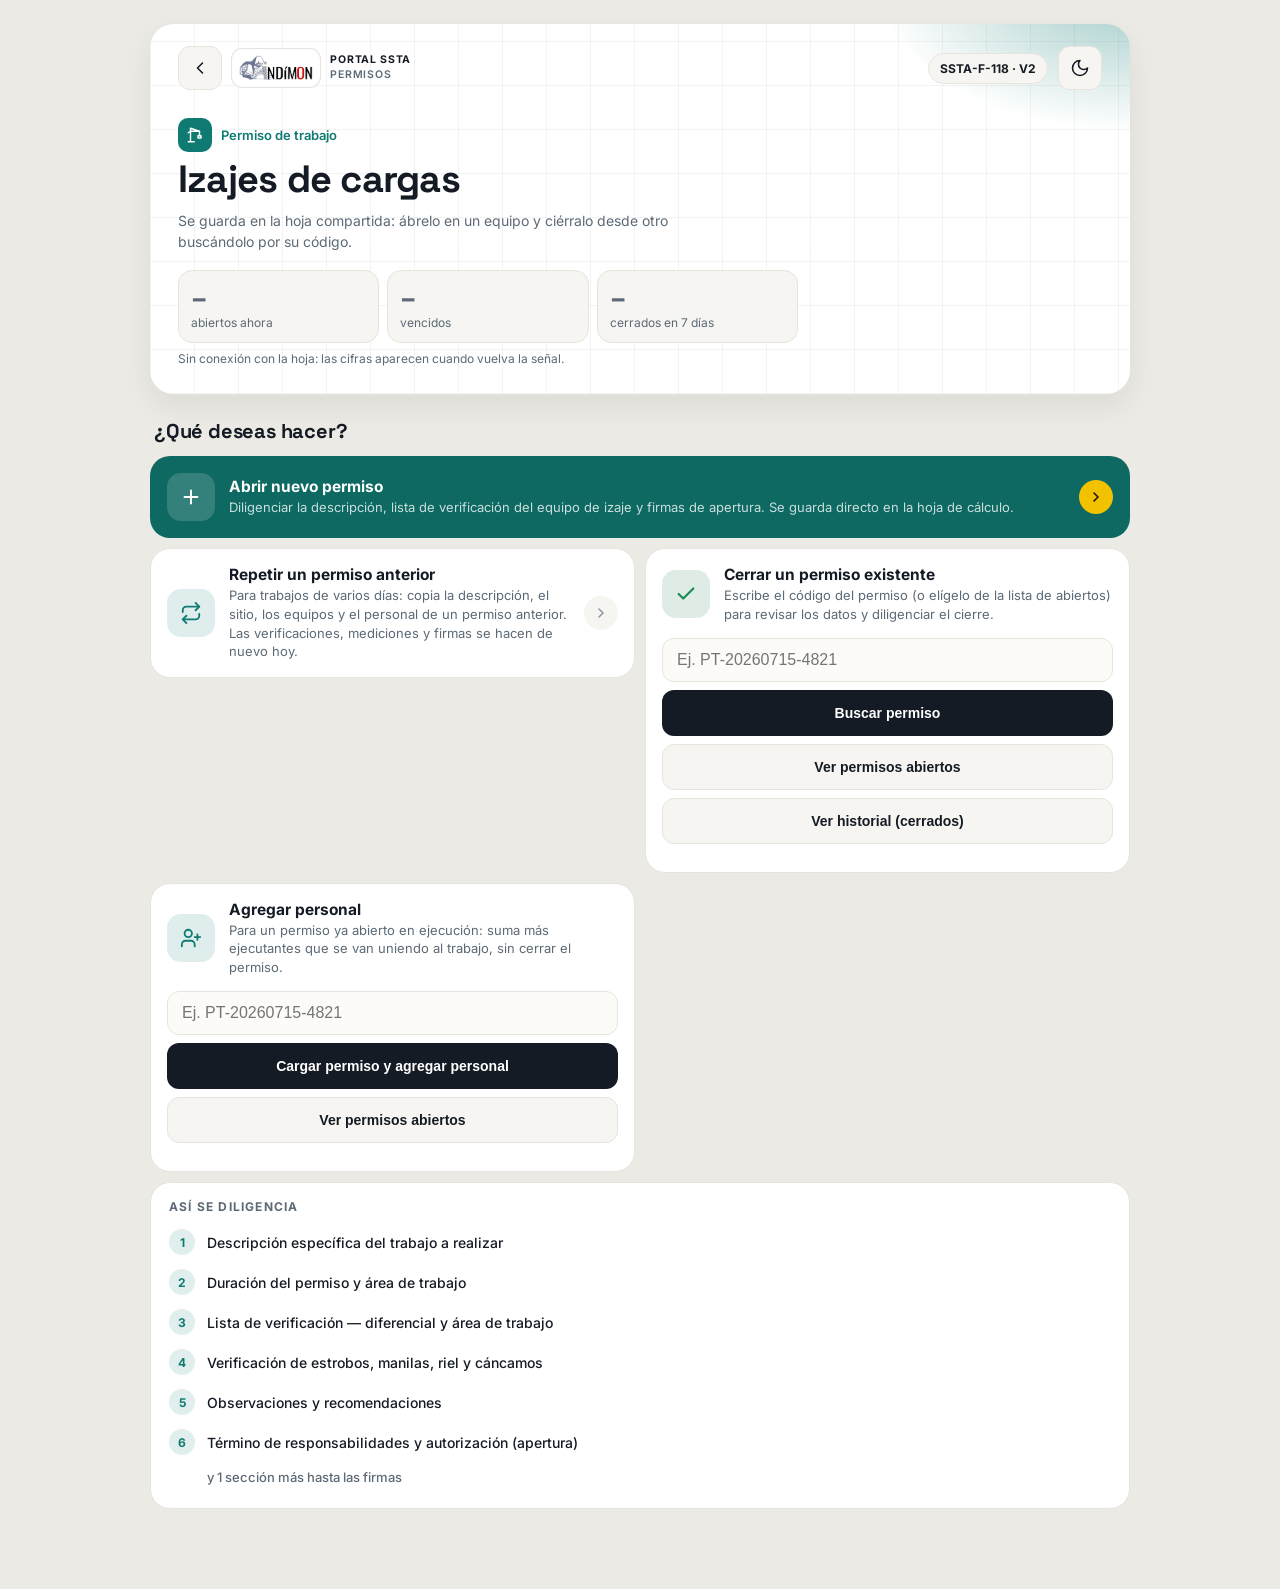
<file: permiso-izajes-cargas.html>
<!DOCTYPE html>
<html lang="es">
<head>
<meta charset="UTF-8">
<meta name="viewport" content="width=device-width, initial-scale=1.0">
<title>SSTA-F-118 · Permiso de Izajes de Cargas</title>
<link rel="stylesheet" href="tokens.css">
<link rel="stylesheet" href="common.css">
<style>
:root{
  --ember:var(--teal-550);--ember-dark:var(--teal-660);--steel:var(--pizarra-850);--steel-mid:var(--pizarra-700);
  --paper:var(--arena-70);--paper-panel:var(--blanco);--line:var(--arena-150);--ok:var(--verde-600);--warn:var(--ambar-410);
  --ink:var(--pizarra-880);--muted:var(--arena-550);font-family:var(--font-family, 'Segoe UI', system-ui, sans-serif);
}

body{margin:0;background:repeating-linear-gradient(135deg, rgba(200,70,26,0.035) 0 2px, transparent 2px 14px),var(--paper);color:var(--ink);padding:24px 16px 80px;}

/* Modo "agregar personal": solo se ve la sección de ejecutantes y un pie propio con Guardar. */

@media(max-width:640px){.grid2,.grid3{grid-template-columns:1fr;}}

@media(max-width:600px){
  body{padding:20px 14px 100px;}
  .hdr{padding:20px 18px;flex-direction:column;align-items:flex-start;gap:10px;}
  .hdr .meta{text-align:left;}
  .hdr h1{font-size:19px;line-height:1.35;}
  .section{margin-top:20px;}
  .section-body{padding:20px 16px;}
  .section-title{padding:12px 16px;font-size:12.5px;}
  .check-item{flex-direction:column;align-items:stretch;gap:10px;padding:14px 4px;}
  .toggle{align-self:flex-start;}
  .close-q{flex-direction:column;align-items:flex-start;gap:8px;padding:12px 0;}
  .grid2, .grid3{gap:16px;}
  .field{margin-bottom:2px;}
  .footer-actions{padding:10px 14px;}
  .footer-actions .status{font-size:10px;}

  /* Tabla de ejecutantes: de tabla ancha a tarjetas apiladas */
  .exec-table thead{display:none;}
  .exec-table, .exec-table tbody, .exec-table tr, .exec-table td{display:block;width:100%;}
  .exec-table{border:none;}
  .exec-table tr{border:1px solid var(--line);border-radius:10px;padding:16px;margin-bottom:16px;background:var(--gris-10);box-shadow:0 1px 3px rgba(0,0,0,.04);}
  .exec-table td{border:none;padding:9px 0;}
  .exec-table td[data-label]::before{
    content: attr(data-label);
    display:block;
    font-size:11px;
    font-weight:700;
    text-transform:uppercase;
    color:var(--muted);
    letter-spacing:.04em;
    margin-bottom:6px;
  }
  .exec-table td.idx{display:none;}
  .exec-table td.helper{display:flex;align-items:center;gap:10px;}
  .exec-table td.helper::before{margin-bottom:0;}

  /* Evita que iOS Safari haga zoom automático al enfocar un campo (ocurre cuando
     el font-size es menor a 16px) y se quede la página "zoomeada" cortando el contenido */
  input,select,textarea{font-size:16px !important;}
}

/* La tabla de ejecutantes también debe apilarse en tarjetas al girar el celular
   a horizontal — de lo contrario, el ancho de pantalla supera los 600px y la
   tabla vuelve a columnas angostas justo cuando se buscaba más espacio para
   firmar. Se repiten aquí solo las reglas de la tabla (no todo el bloque móvil,
   para no apilar innecesariamente el resto de secciones que sí caben side-by-side
   en horizontal). */
@media (orientation:landscape) and (max-width:960px){
  .exec-table thead{display:none;}
  .exec-table, .exec-table tbody, .exec-table tr, .exec-table td{display:block;width:100%;}
  .exec-table{border:none;}
  .exec-table tr{border:1px solid var(--line);border-radius:10px;padding:16px;margin-bottom:16px;background:var(--gris-10);box-shadow:0 1px 3px rgba(0,0,0,.04);}
  .exec-table td{border:none;padding:9px 0;}
  .exec-table td[data-label]::before{
    content: attr(data-label);
    display:block;
    font-size:11px;
    font-weight:700;
    text-transform:uppercase;
    color:var(--muted);
    letter-spacing:.04em;
    margin-bottom:6px;
  }
  .exec-table td.idx{display:none;}
  canvas.mini-pad{height:170px !important;}
}
.field label{display:block;font-size:12.5px;font-weight:700;color:var(--muted);text-transform:uppercase;letter-spacing:.04em;margin-bottom:7px;}

.field input[type=date],.field input[type=time]{overflow:hidden;-webkit-appearance:none;appearance:none;min-height:40px;line-height:1.3;}
.field input[type=date]::-webkit-calendar-picker-indicator,.field input[type=time]::-webkit-calendar-picker-indicator{border-radius:4px;padding:2px;cursor:pointer;}
.field input[type=date]::-webkit-datetime-edit,.field input[type=time]::-webkit-datetime-edit{border-radius:6px;}
.field textarea{min-height:110px;resize:vertical;line-height:1.5;}

.radio-row label{display:flex;align-items:center;gap:8px;font-size:15px;font-weight:500;padding:4px 0;}

.toggle button{border:1.5px solid var(--line);background:transparent;padding:6px 12px;font-size:11.5px;font-weight:600;border-radius:var(--radius-sm, 7px);cursor:pointer;color:var(--pizarra-300);min-width:44px;transition:.14s;}
.toggle button.active-c{background:var(--ok);border-color:var(--ok);color:var(--blanco);font-weight:700;box-shadow:0 2px 6px rgba(29,122,76,.3);}
.toggle button.active-na{background:var(--warn);border-color:var(--warn);color:var(--blanco);font-weight:700;}

.sig-actions{display:flex;justify-content:space-between;align-items:center;margin-top:6px;}
.sig-actions button{background:none;border:none;color:var(--ember-dark);font-size:11.5px;font-weight:700;cursor:pointer;text-decoration:underline;}

.sig-status{font-size:11px;color:var(--muted);}

.footer-actions{margin-top:24px;max-width:980px;margin-left:auto;margin-right:auto;background:var(--steel);border-radius:var(--radius-lg, 14px);padding:14px 20px;display:flex;justify-content:space-between;align-items:center;gap:12px;flex-wrap:wrap;box-shadow:var(--shadow-card);}

.btn-secondary{background:transparent;color:var(--pizarra-210);border:1px solid var(--pizarra-650);padding:9px 16px;border-radius:var(--radius-sm, 7px);font-size:12px;font-weight:600;cursor:pointer;}
.btn-secondary:hover{border-color:var(--pizarra-210);color:var(--blanco);}
/* LANDING */

.landing-choices{display:grid;grid-template-columns:1fr 1fr;gap:16px;}
@media(max-width:560px){.landing-choices{grid-template-columns:1fr;}}
.choice-card{background:var(--blanco);border:1px solid var(--line);border-radius:12px;padding:24px 18px;cursor:pointer;transition:.15s;}
.choice-card:hover{border-color:var(--ember);box-shadow:0 4px 14px rgba(200,70,26,.15);}
.choice-card .icon{font-size:30px;margin-bottom:10px;}
.choice-card h3{margin:0 0 6px;font-size:14.5px;color:var(--steel);}
.choice-card p{margin:0;font-size:12.5px;color:var(--muted);}
.file-input-wrap{margin-top:10px;}
.file-input-wrap input{font-size:12px;}

.validation-banner{display:none;background:var(--rojo-60);border:1px solid var(--rojo-350);color:var(--rojo-750);padding:10px 14px;border-radius:8px;margin-bottom:14px;font-size:12px;line-height:1.5;}
.validation-banner.show{display:block;}
.validation-banner strong{display:block;margin-bottom:4px;font-size:12.5px;}
.validation-banner ul{margin:0;padding-left:18px;}
.draft-banner{display:none;background:var(--pizarra-60);border:1px solid var(--azul-200);color:var(--azul-700);padding:10px 14px;border-radius:8px;margin-bottom:14px;font-size:12px;line-height:1.5;align-items:center;gap:10px;flex-wrap:wrap;justify-content:space-between;position:sticky;top:0;z-index:50;box-shadow:0 2px 8px rgba(0,0,0,.1);}
.draft-banner.show{display:flex;}

@media print{
  .footer-actions,.add-row-btn,.sig-actions,#landing,.validation-banner,.draft-banner{display:none !important;}
  body{background:var(--blanco);padding:0;}
  .wrap{max-width:100%;}
  .hdr{background:var(--blanco) !important;color:var(--gris-900) !important;border:2px solid var(--steel);box-shadow:none;}
  .hdr::before{display:none;}
  .hdr .brand{color:var(--ember);}
  .hdr .meta{color:var(--gris-700);}
  .hdr-logo{background:var(--ember) !important;color:var(--blanco) !important;}
  .section{box-shadow:none;border:1px solid var(--gris-350);break-inside:avoid;}
  .section-title{background:var(--gris-80) !important;color:var(--gris-900) !important;}
  .toggle button.on{background:var(--ember) !important;color:var(--blanco) !important;-webkit-print-color-adjust:exact;print-color-adjust:exact;}
  canvas.pad,canvas.mini-pad{border:1px solid var(--gris-350) !important;}
  @page{margin:14mm 10mm;}
}
</style>
<link rel="stylesheet" href="permiso-ui.css">
<script src="resumen-permisos.js"></script>
<script src="permiso-ui.js"></script>
<link rel="stylesheet" href="ui-extra.css">
<script src="ui-extra.js"></script>
</head>
<body>
<div class="wrap">

  <!-- LANDING -->
  <div id="landing">
    <div class="hdr" style="margin-bottom:26px;">
      <div class="hdr-left"><div class="hdr-logo">IN</div><div><div class="brand">INDÍMON · SSTA</div><h1>Permiso de Izajes de Cargas</h1></div></div>
      <div class="meta">Código: <b>SSTA-F-118</b> · V2</div>
    </div>
    <h2>¿Qué deseas hacer?</h2>
    <p>Este permiso se guarda en una Google Sheet compartida: se abre desde un dispositivo y se cierra desde otro, buscando el permiso por su código.</p>

    <div class="landing-choices">
      <div class="choice-card" id="cardNew">
        <div class="icon">🏗️</div>
        <h3>Abrir nuevo permiso</h3>
        <p>Diligenciar la descripción, lista de verificación del equipo de izaje y firmas de apertura. Se guarda directo en la hoja de cálculo.</p>
      </div>
      <div class="choice-card" id="cardClose">
        <div class="icon">✅</div>
        <h3>Cerrar un permiso existente</h3>
        <p>Escribe el código del permiso (o elígelo de la lista de abiertos) para revisar los datos y diligenciar el cierre.</p>
        <div class="file-input-wrap">
          <input type="text" id="codeInput" placeholder="Ej. PT-20260715-4821" style="width:100%;border:1px solid var(--line);border-radius:6px;padding:8px 10px;font-size:13px;">
          <button class="btn-secondary" id="loadCodeBtn" type="button" style="margin-top:8px;width:100%;color:var(--steel);border-color:var(--line);">Buscar permiso</button>
          <button class="btn-secondary" id="listOpenBtn" type="button" style="margin-top:8px;width:100%;color:var(--steel);border-color:var(--line);">Ver permisos abiertos</button>
          <button class="btn-secondary" id="listClosedBtn" type="button" style="margin-top:8px;width:100%;color:var(--steel);border-color:var(--line);">Ver historial (cerrados)</button>
          <div id="openList" style="margin-top:10px;text-align:left;font-size:12.5px;"></div>
          <div id="historyPanel" style="display:none;margin-top:10px;text-align:left;">
            <input type="text" id="historySearch" placeholder="Buscar por código o responsable..." style="width:100%;border:1px solid var(--line);border-radius:6px;padding:7px 9px;font-size:12.5px;margin-bottom:8px;">
            <div id="closedList" style="font-size:12.5px;max-height:260px;overflow-y:auto;"></div>
          </div>
        </div>
      </div>

      <div class="choice-card" id="cardAddPeople">
        <div class="icon">👥</div>
        <h3>Agregar personal</h3>
        <p>Para un permiso ya abierto en ejecución: suma más ejecutantes que se van uniendo al trabajo, sin cerrar el permiso.</p>
        <div class="file-input-wrap">
          <input type="text" id="addPeopleCodeInput" placeholder="Ej. PT-20260715-4821" style="width:100%;border:1px solid var(--line);border-radius:6px;padding:8px 10px;font-size:13px;">
          <button class="btn-secondary" id="loadAddPeopleBtn" type="button" style="margin-top:8px;width:100%;color:var(--steel);border-color:var(--line);">Cargar permiso y agregar personal</button>
          <button class="btn-secondary" id="listOpenForAddBtn" type="button" style="margin-top:8px;width:100%;color:var(--steel);border-color:var(--line);">Ver permisos abiertos</button>
          <div id="openListForAdd" style="margin-top:10px;text-align:left;font-size:12.5px;"></div>
        </div>
      </div>
    </div>
    <a href="index.html" style="display:block;margin-top:18px;font-size:12.5px;color:var(--gris-450);text-decoration:none;">← Volver al portal SSTA</a>
  </div>

  <!-- APP -->
  <div id="app">
    <div class="hdr">
      <div class="hdr-left"><div class="hdr-logo">IN</div><div><div class="brand">INDÍMON · SSTA</div><h1>Permiso para Izajes de Cargas</h1></div></div>
      <div class="meta">Código: <b>SSTA-F-118</b> · Versión: <b>2</b><br>Fecha doc: 15/05/2017 · Act.: 25/01/2023</div>
    </div>
    <div class="status-banner open" id="statusBanner">
      <span id="statusBannerText">Permiso nuevo — aún no guardado</span>
      <span>Código: <code id="permitCodeDisplay">—</code></span>
    </div>

    <!-- QR del permiso: se llena al guardar y sale en la impresión. -->
    <div class="qr-permiso" id="qrPermiso"></div>

    <div class="draft-banner" id="draftBanner">
      <span id="draftBannerText"></span>
      <span style="display:flex;gap:8px;">
        <button type="button" id="draftRestoreBtn">Continuar borrador</button>
        <button type="button" id="draftDiscardBtn">Descartar</button>
      </span>
    </div>
    <div class="validation-banner" id="validationBanner"></div>

    <div class="section">
      <div class="section-title" id="titleSec1">1. Descripción específica del trabajo a realizar</div>
      <div class="section-body">
        <div class="field"><textarea id="descripcion" placeholder="Describa el trabajo a realizar..."></textarea></div>
        <div style="margin-top:14px;">
          <label style="display:block;font-size:11px;font-weight:700;color:var(--muted);text-transform:uppercase;margin-bottom:6px;">¿Requiere un permiso adicional?</label>
          <div class="radio-row">
            <label><input type="radio" name="permAdicional" value="No" checked> No</label>
            <label><input type="radio" name="permAdicional" value="Si"> Sí</label>
          </div>
          <div id="cualPermisoSel" style="margin-top:8px;"></div><input type="hidden" id="cualPermiso">
        </div>
      </div>
    </div>

    <div class="section">
      <div class="section-title" id="titleSec2">2. Duración del permiso y área de trabajo</div>
      <div class="section-body">
        <div class="grid2">
          <div class="field"><label>Desde — Fecha</label><input type="date" id="desdeFecha"></div>
          <div class="field"><label>Desde — Hora</label><input type="time" id="desdeHora"></div>
          <div class="field"><label>Hasta — Fecha</label><input type="date" id="hastaFecha"></div>
          <div class="field"><label>Hasta — Hora</label><input type="time" id="hastaHora"></div>
          <div class="field"><label>Área de trabajo</label><input type="text" id="sitio"></div>
          <div class="field"><label>Responsable del trabajo</label><input type="text" id="responsable"></div>
        </div>
        <div class="grid3" style="margin-top:14px;">
          <div class="field"><label>Peso aproximado de la carga (Kg)</label><input type="text" id="pesoCarga"></div>
          <div class="field"><label>Dimensiones — Alto / Ancho / Largo (mm)</label><input type="text" id="dimCarga" placeholder="Ej. 800 / 600 / 1200"></div>
          <div class="field"><label>Capacidad nominal de la diferencial (Kg)</label><input type="text" id="capDiferencial"></div>
        </div>
        <div class="grid3" style="margin-top:6px;">
          <div class="field"><label>Fecha última verificación de la diferencial</label><input type="date" id="fechaVerifDiferencial"></div>
          <div class="field"><label>Longitud entre los dos apoyos del riel (mts)</label><input type="text" id="longRiel"></div>
          <div class="field"><label>Equipos requeridos (troller, estrobos, manilas, riel, cáncamos — tipo y cantidad)</label><div id="equiposReqSel"></div><input type="hidden" id="equiposReq"></div>
        </div>
      </div>
    </div>

    <div class="section">
      <div class="section-title" id="titleSec3">3. Lista de verificación — Diferencial y área de trabajo <span class="progress-pill" id="checklistProgress" style="margin-left:auto;">0/0</span></div>
      <div class="section-body" id="checklistContainer"></div>
    </div>

    <div class="section">
      <div class="section-title" id="titleSec4">4. Verificación de estrobos, manilas, riel y cáncamos <span class="progress-pill" id="equiposProgress" style="margin-left:auto;">0/0</span></div>
      <div class="section-body">
        <div id="equiposContainer"></div>
      </div>
    </div>

    <div class="section">
      <div class="section-title" id="titleSec5">5. Observaciones y recomendaciones</div>
      <div class="section-body"><div class="field"><textarea id="observaciones"></textarea></div></div>
    </div>

    <div class="section">
      <div class="section-title" id="titleSec6">6. Término de responsabilidades y autorización (apertura)</div>
      <div class="section-body">
        <p style="font-size:13px;color:var(--muted);line-height:1.5;margin-top:0;">Declaro que me encuentro en buen estado de salud (físico y mental), libre de efectos de alcohol, medicamentos o SPA, consciente de mi responsabilidad, y me comprometo a cumplir las recomendaciones acordadas en este permiso.</p>
        <div id="responsablesSigs" style="display:flex;flex-direction:column;gap:16px;"></div>
      </div>
    </div>

    <div class="section" id="execSection">
      <div class="section-title" id="titleSecExec">Ejecutantes de la actividad</div>
      <div class="section-body">
        <div class="exec-cards" id="execBody"></div>
        <button class="add-row-btn" id="addRowBtn" type="button">+ Agregar ejecutante</button>
      </div>
    </div>

    <!-- SECTION 7: CLOSE -->
    <div class="section">
      <div class="section-title locked" id="titleSec7">7. Cierre del permiso</div>
      <div class="section-body" id="closeSectionBody">
        <p id="closeLockedMsg" style="font-size:13px;color:var(--muted);">Esta sección se habilita al importar el permiso desde el archivo generado en la apertura.</p>
        <div id="closeFields" class="hidden">
          <div class="grid3">
            <div class="field"><label>Fecha real del cierre</label><input type="date" id="cierreFecha"></div>
            <div class="field"><label>Hora de cierre</label><input type="time" id="cierreHora"></div>
            <div class="field"><label>Motivo del cierre</label>
              <select id="motivoCierre"><option value="">Seleccione…</option><option>Actividad Finalizada</option><option>Actividad Cancelada</option><option>Evento no deseado</option><option>Lluvia / Tormenta</option><option>Condiciones y/o actos inseguros</option></select>
            </div>
          </div>
          <div style="margin-top:14px;">
            <div class="close-q"><p>¿Se aplicaron las tres primeras "S" en el área antes de entregar el equipo?</p><div class="radio-row"><label><input type="radio" name="q1" value="Si"> Sí</label><label><input type="radio" name="q1" value="No"> No</label></div></div>
            <div class="close-q"><p>¿El personal que se encontraba interviniendo el equipo fue retirado?</p><div class="radio-row"><label><input type="radio" name="q2" value="Si"> Sí</label><label><input type="radio" name="q2" value="No"> No</label></div></div>
            <div class="close-q"><p>¿Se han inspeccionado y almacenado correctamente los EPP utilizados?</p><div class="radio-row"><label><input type="radio" name="q3" value="Si"> Sí</label><label><input type="radio" name="q3" value="No"> No</label></div></div>
            <div class="close-q"><p>¿Se han recogido y almacenado correctamente las herramientas usadas?</p><div class="radio-row"><label><input type="radio" name="q4" value="Si"> Sí</label><label><input type="radio" name="q4" value="No"> No</label></div></div>
          </div>
          <div style="display:flex;flex-direction:column;gap:16px;margin-top:16px;">
            <div class="sig-block">
              <h5>Trabajador autorizado responsable del trabajo</h5>
              <div class="sig-fields"><input type="text" placeholder="Nombre completo (escribe para buscar)" id="cierre1nombre"><input type="text" placeholder="Cédula" id="cierre1cc" inputmode="numeric"><input type="text" placeholder="Cargo" id="cierre1cargo"></div>
              <canvas class="pad" id="padCierre1"></canvas>
              <div class="sig-actions"><button type="button" data-clear="padCierre1">Borrar firma</button><button type="button" data-undo="padCierre1">Deshacer trazo</button><span class="sig-status" id="statusCierre1">Sin firmar</span></div>
            </div>
            <div class="sig-block">
              <h5>Supervisor SSTA</h5>
              <div class="sig-fields"><input type="text" placeholder="Nombre completo (escribe para buscar)" id="cierre2nombre"><input type="text" placeholder="Cédula" id="cierre2cc" inputmode="numeric"><input type="text" placeholder="Cargo" id="cierre2cargo"></div>
              <canvas class="pad" id="padCierre2"></canvas>
              <div class="sig-actions"><button type="button" data-clear="padCierre2">Borrar firma</button><button type="button" data-undo="padCierre2">Deshacer trazo</button><span class="sig-status" id="statusCierre2">Sin firmar</span></div>
            </div>
          </div>
        </div>
      </div>
    </div>

</div>

<div class="footer-actions" id="footerActions" style="display:none;">
  <span class="status" id="footerStatus">—</span>
  <div style="display:flex;gap:10px;flex-wrap:wrap;">
    <button class="btn-secondary" id="printBtn" type="button">Imprimir / PDF</button>
    <button class="btn-secondary no-print" id="historyBtn" type="button">Ver historial</button>
    <div class="historial-permiso" id="historialPermiso"></div>
    <button class="btn-secondary" id="backToStartBtn" type="button">Volver al inicio</button>
    <button class="btn-main" id="mainActionBtn" type="button">Guardar y exportar apertura</button>
  </div>
</div>

<div id="footerAddPeople">
  <span class="status" id="addPeopleStatus">—</span>
  <div style="display:flex;gap:10px;flex-wrap:wrap;">
    <button class="btn-secondary" id="backFromAddPeopleBtn" type="button">Volver al inicio</button>
    <button class="btn-main" id="saveAddPeopleBtn" type="button">Guardar personal agregado</button>
  </div>
</div>

</div><!-- /wrap -->

<script src="config.js"></script>
<script src="common.js"></script>
<script src="qr.js"></script>
<script src="permiso-core.js"></script>
<script>
/* ================= DATA DEFINITIONS ================= */
const checklistData = [
  {cat:"Diferencial", items:[
    "Verifique que la cadena esté sin torceduras, deformaciones o fisuras.",
    "Los eslabones no están estirados ni con desgaste excesivo.",
    "La cadena se encuentra libre de corrosión y está lubricada.",
    "La fresa de cargue está en buen estado y no presenta grietas.",
    "El gancho de sujeción de la diferencial (superior) tiene seguro, gira 360°, sin deformaciones ni fisuras.",
    "El gancho de sujeción de la cadena de trabajo (inferior) tiene seguro, gira 360°, sin deformaciones ni fisuras.",
    "Se realizó prueba de operación validando ascenso, descenso y freno correctamente."
  ]},
  {cat:"Verificación del área para desplazar la carga", items:[
    "Acordonamiento adecuado para desplazar la carga.",
    "Se verifica que las condiciones climáticas sean acordes para trabajos en exteriores.",
    "Se encuentra el plan de izaje autorizado por el emisor.",
    "Se verifica un correcto punto de anclaje para aparejos/equipos de elevación suspendidos.",
    "La carga requiere ser guiada con manilas y requiere de vientos."
  ]}
];
const equiposData = [
  {cat:"Troller o carro para desplazar en riel", items:[
    "El troller está sin fisuras, deformaciones ni corrosión.",
    "Está correctamente asegurado con el pasador.",
    "Las roldanas se encuentran sin fisuras y están lubricadas en sus rodamientos."
  ]},
  {cat:"Estrobos", items:["Están libres de corrosión y fisuras."]},
  {cat:"Manilas certificadas", items:[
    "La longitud de las manilas es adecuada para la actividad.",
    "La manila está en buen estado, sin quemaduras ni ataque químico.",
    "No presenta fibras sueltas."
  ]},
  {cat:"Riel para desplazar el troller", items:[
    "El tamaño del riel de carga es adecuado para soportar la carga.",
    "Se revisaron las soldaduras y el estado de corrosión del equipo.",
    "El riel tiene topes en los extremos para evitar la salida del troller al desplazarlo."
  ]},
  {cat:"Cáncamos", items:[
    "Los cáncamos son suficientes para el levantamiento de la carga.",
    "Están libres de corrosión y fisuras.",
    "Los pasadores están sin desgastes y bien instalados."
  ]}
];

/* ================= CONFIGURACIÓN DE ESTE TIPO DE PERMISO ================= */
const cfg = {
  key: 'izajes',
  codePrefix: 'PIC',
  draftSlug: 'izajes',
  themeColor: 'var(--teal-550)',
  toggleStates: PermisoCore.TOGGLE_2STATE,

  checklistGroups: [
    { data: checklistData, statePrefix:'chk', stateKey:'checklist', containerId:'checklistContainer',
      progressId:'checklistProgress', label:'la Lista de verificación', sectionLabel:'sección 3' },
    { data: equiposData, statePrefix:'eq', stateKey:'equipos', containerId:'equiposContainer',
      progressId:'equiposProgress', label:'Verificación de equipos', sectionLabel:'sección 4' }
  ],

  responsables: ["Encargado del área turno 1","Encargado del área turno 2","Supervisor SSTA","Supervisor de obra"],
  responsablesOpcionales: ["Encargado del área turno 1","Encargado del área turno 2"],
  responsableDashboardIndex: 2,
  responsablesSectionLabel: 'sección 6',

  lockSectionIds: ['titleSec1','titleSec2','titleSec3','titleSec4','titleSec5','titleSec6','titleSecExec'],
  closeSectionTitleId: 'titleSec7',

  requiredOpenFields: [
    { id:'descripcion', label:'Descripción del trabajo (sección 1)' },
    { id:'sitio',        label:'Sitio exacto del trabajo (sección 2)' },
    { id:'responsable',  label:'Responsable del trabajo (sección 2)' }
  ],
  cualPermisoLabel: '¿Cuál permiso adicional? (sección 1)',
  dateRange: { desdeFecha:'desdeFecha', desdeHora:'desdeHora', hastaFecha:'hastaFecha', hastaHora:'hastaHora', sectionLabel:'sección 2' },

  extraOnInitRender(){
    initSel_equiposReq();
    initSelCualPermiso();
  },
  extraSetFieldValues(vals){
    initSel_equiposReq();
    if (sel_equiposReq) {
      sel_equiposReq.set(vals.equiposReq || '');
      document.getElementById('equiposReq').value = sel_equiposReq.get();
    }
    // Fichas de permisos adicionales (ver initSelCualPermiso más abajo)
    initSelCualPermiso();
    if (selCualPermiso) {
      selCualPermiso.set(vals.cualPermiso || '');
      document.getElementById('cualPermiso').value = selCualPermiso.get();
    }
    document.getElementById('pesoCarga').value=vals.pesoCarga||'';
    document.getElementById('dimCarga').value=vals.dimCarga||'';
    document.getElementById('capDiferencial').value=vals.capDiferencial||'';
    document.getElementById('fechaVerifDiferencial').value=vals.fechaVerifDiferencial||'';
    document.getElementById('longRiel').value=vals.longRiel||'';
    document.getElementById('equiposReq').value=vals.equiposReq||'';
  },
  extraCollectOpenData(){
    return {
      pesoCarga: document.getElementById('pesoCarga').value,
      dimCarga: document.getElementById('dimCarga').value,
      capDiferencial: document.getElementById('capDiferencial').value,
      fechaVerifDiferencial: document.getElementById('fechaVerifDiferencial').value,
      longRiel: document.getElementById('longRiel').value,
      equiposReq: document.getElementById('equiposReq').value
    };
  }
};

PermisoCore.init(cfg);

/* ── Permisos adicionales: fichas en vez de escribir a mano ──
   El campo #cualPermiso sigue existiendo (oculto) con el texto combinado, así
   que permiso-core.js lo lee y lo valida igual que antes, sin cambios, y lo ya
   guardado en la hoja se sigue leyendo tal cual. */
let selCualPermiso = null;
function initSelCualPermiso(){
  const cont = document.getElementById('cualPermisoSel');
  if(!cont || selCualPermiso) return;
  const oculto = document.getElementById('cualPermiso');
  selCualPermiso = SeleccionMultiple.crear(cont, {
    opciones: ['Trabajo en alturas', 'Trabajo en caliente', 'Espacios confinados', 'Trabajo eléctrico', 'Bloqueo y etiquetado (LOTO)'],
    placeholderLibre: 'Otro permiso (escribe aquí)…',
    onChange: ()=>{ oculto.value = selCualPermiso.get(); }
  });
}

/* ── Equipos requeridos (troller, estrobos, manilas, riel, cáncamos — tipo y cantidad): fichas + campo libre ──
   Se conserva #equiposReq oculto con el texto combinado, para que lo que ya está
   guardado en la hoja se siga leyendo igual y el resto del código no cambie. */
let sel_equiposReq = null;
function initSel_equiposReq(){
  const cont = document.getElementById('equiposReqSel');
  if(!cont || sel_equiposReq) return;
  const oculto = document.getElementById('equiposReq');
  sel_equiposReq = SeleccionMultiple.crear(cont, {
    opciones: ['Troller', 'Estrobos', 'Manilas', 'Riel', 'Cáncamos', 'Grilletes', 'Eslingas', 'Diferencial', 'Poleas', 'Tecle'],
    placeholderLibre: 'Otros equipos, tipo y cantidad…',
    onChange: ()=>{ oculto.value = sel_equiposReq.get(); }
  });
}
</script>
</body>
</html>
</file>
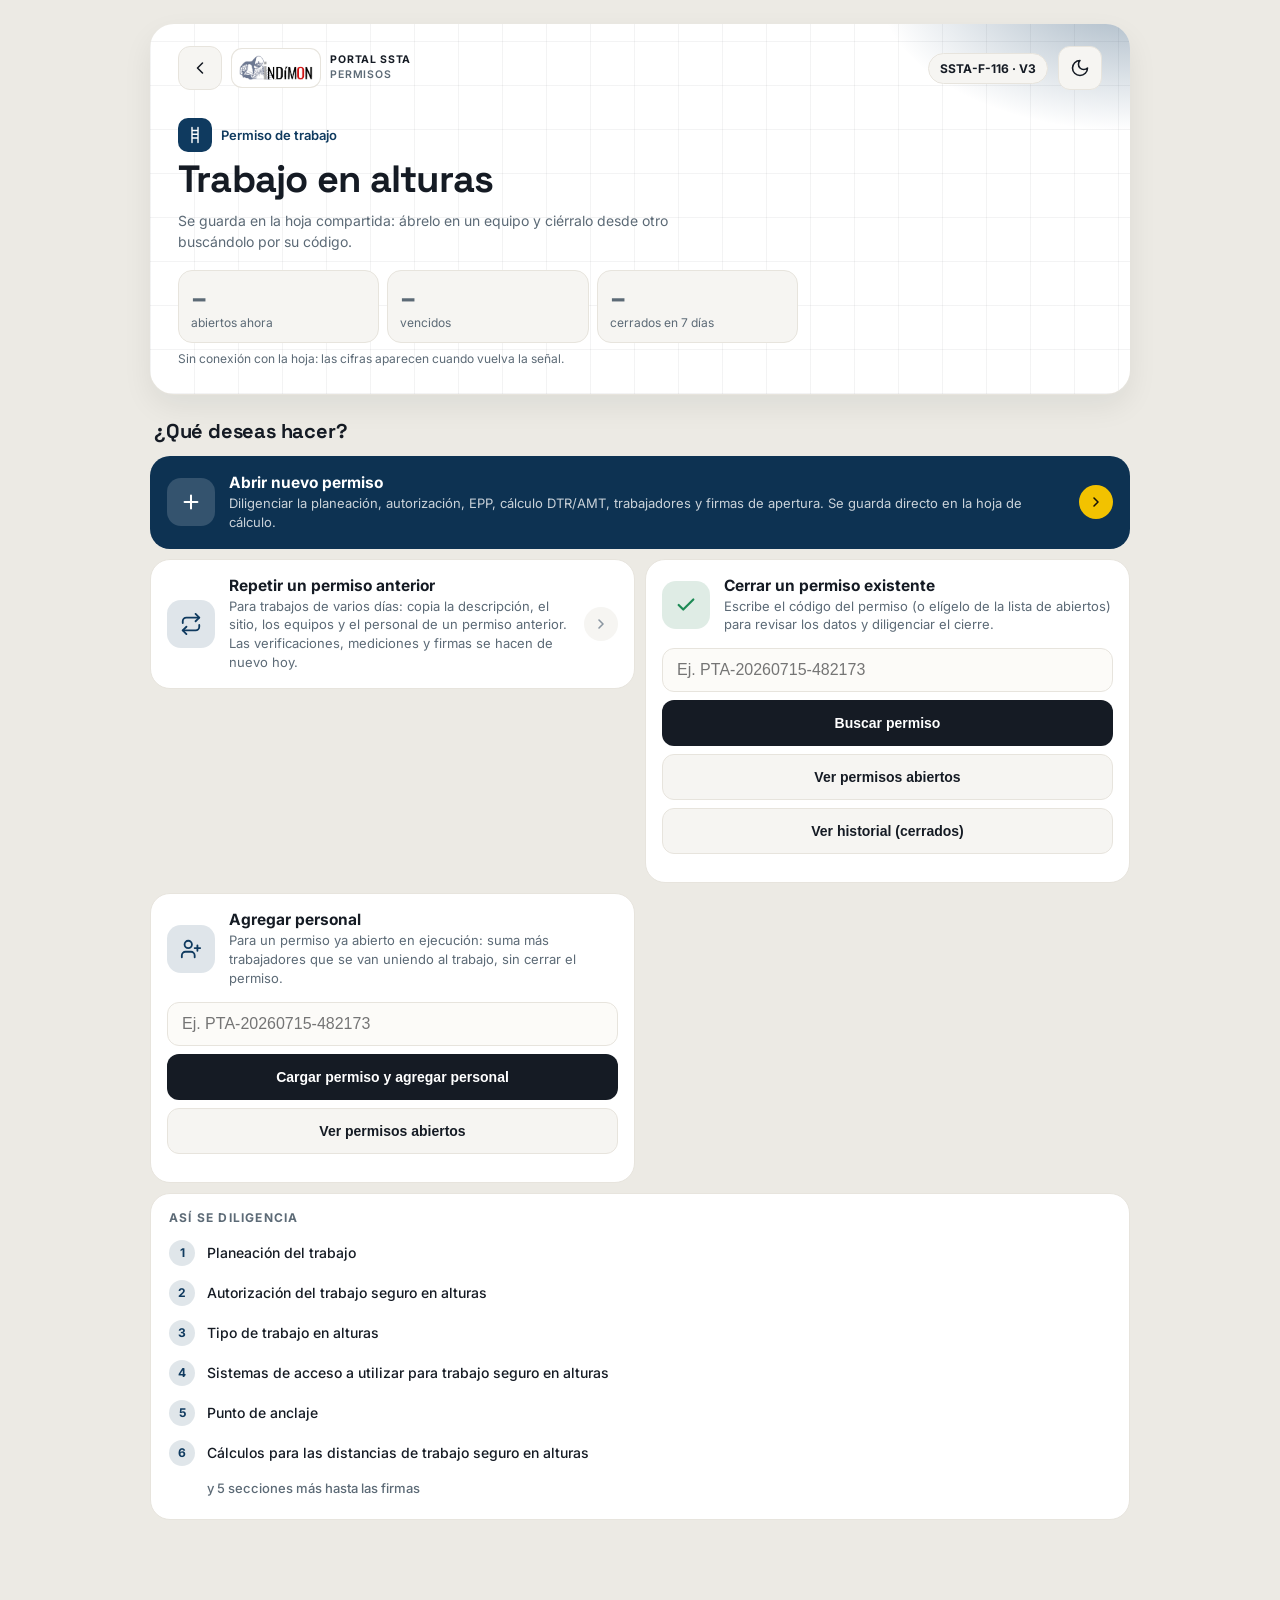
<file: permiso-trabajo-alturas.html>
<!DOCTYPE html>
<html lang="es">
<head>
<meta charset="UTF-8">
<meta name="viewport" content="width=device-width, initial-scale=1.0">
<title>SSTA-F-116 · Permiso de Trabajo en Alturas</title>
<link rel="stylesheet" href="tokens.css">
<link rel="stylesheet" href="common.css">
<style>
:root{
  --ember:var(--azul-760);--ember-dark:var(--azul-850);--steel:var(--pizarra-870);--steel-mid:var(--pizarra-700);
  --paper:var(--gris-70);--paper-panel:var(--blanco);--line:var(--pizarra-200);--ok:var(--verde-570);--warn:var(--rojo-620);
  --ink:var(--pizarra-870);--muted:var(--pizarra-550);--blue:var(--azul-560);--navy:var(--azul-760);--navy-dark:var(--azul-850);--line-soft:var(--gris-90);--bg:var(--gris-70);--text:var(--pizarra-870);
  font-family:var(--font-family, 'Segoe UI', system-ui, sans-serif);
}

body{margin:0;background:var(--paper);color:var(--ink);padding:24px 16px 80px;}

/* Modo "agregar personal": solo se ve la sección de ejecutantes y un pie propio con Guardar. */

@media(max-width:640px){.grid2,.grid3{grid-template-columns:1fr;}}

@media(max-width:600px){
  body{padding:20px 14px 100px;}
  .hdr{padding:20px 18px;flex-direction:column;align-items:flex-start;gap:10px;}
  .hdr .meta{text-align:left;}
  .hdr h1{font-size:19px;line-height:1.35;}
  .section{margin-top:20px;}
  .section-body{padding:20px 16px;}
  .section-title{padding:12px 16px;font-size:12.5px;}
  .check-item{flex-direction:column;align-items:stretch;gap:10px;padding:14px 4px;}
  .toggle{align-self:flex-start;}
  .close-q{flex-direction:column;align-items:flex-start;gap:8px;padding:12px 0;}
  .grid2, .grid3{gap:16px;}
  .field{margin-bottom:2px;}
  .footer-actions{padding:10px 14px;}
  .footer-actions .status{font-size:10px;}

  /* Tabla de ejecutantes: de tabla ancha a tarjetas apiladas */
  .exec-table thead{display:none;}
  .exec-table, .exec-table tbody, .exec-table tr, .exec-table td{display:block;width:100%;}
  .exec-table{border:none;}
  .exec-table tr{border:1px solid var(--line);border-radius:10px;padding:16px;margin-bottom:16px;background:var(--gris-10);box-shadow:0 1px 3px rgba(0,0,0,.04);}
  .exec-table td{border:none;padding:9px 0;}
  .exec-table td[data-label]::before{
    content: attr(data-label);
    display:block;
    font-size:11px;
    font-weight:700;
    text-transform:uppercase;
    color:var(--muted);
    letter-spacing:.04em;
    margin-bottom:6px;
  }
  .exec-table td.idx{display:none;}
  .exec-table td.helper{display:flex;align-items:center;gap:10px;}
  .exec-table td.helper::before{margin-bottom:0;}

  /* Evita que iOS Safari haga zoom automático al enfocar un campo (ocurre cuando
     el font-size es menor a 16px) y se quede la página "zoomeada" cortando el contenido */
  input,select,textarea{font-size:16px !important;}
}

/* La tabla de ejecutantes también debe apilarse en tarjetas al girar el celular
   a horizontal — de lo contrario, el ancho de pantalla supera los 600px y la
   tabla vuelve a columnas angostas justo cuando se buscaba más espacio para
   firmar. Se repiten aquí solo las reglas de la tabla (no todo el bloque móvil,
   para no apilar innecesariamente el resto de secciones que sí caben side-by-side
   en horizontal). */
@media (orientation:landscape) and (max-width:960px){
  .exec-table thead{display:none;}
  .exec-table, .exec-table tbody, .exec-table tr, .exec-table td{display:block;width:100%;}
  .exec-table{border:none;}
  .exec-table tr{border:1px solid var(--line);border-radius:10px;padding:16px;margin-bottom:16px;background:var(--gris-10);box-shadow:0 1px 3px rgba(0,0,0,.04);}
  .exec-table td{border:none;padding:9px 0;}
  .exec-table td[data-label]::before{
    content: attr(data-label);
    display:block;
    font-size:11px;
    font-weight:700;
    text-transform:uppercase;
    color:var(--muted);
    letter-spacing:.04em;
    margin-bottom:6px;
  }
  .exec-table td.idx{display:none;}
  canvas.mini-pad{height:170px !important;}
}
.field label{display:block;font-size:12.5px;font-weight:700;color:var(--muted);text-transform:uppercase;letter-spacing:.04em;margin-bottom:7px;}

.field input[type=date],.field input[type=time]{overflow:hidden;-webkit-appearance:none;appearance:none;min-height:40px;line-height:1.3;}
.field input[type=date]::-webkit-calendar-picker-indicator,.field input[type=time]::-webkit-calendar-picker-indicator{border-radius:4px;padding:2px;cursor:pointer;}
.field input[type=date]::-webkit-datetime-edit,.field input[type=time]::-webkit-datetime-edit{border-radius:6px;}
.field textarea{min-height:110px;resize:vertical;line-height:1.5;}

.radio-row label{display:flex;align-items:center;gap:8px;font-size:15px;font-weight:500;padding:4px 0;}

.toggle button{border:1.5px solid var(--line);background:transparent;padding:6px 12px;font-size:11.5px;font-weight:600;border-radius:var(--radius-sm, 7px);cursor:pointer;color:var(--pizarra-300);min-width:44px;transition:.14s;}
.toggle button.active-c{background:var(--ok);border-color:var(--ok);color:var(--blanco);font-weight:700;box-shadow:0 2px 6px rgba(29,122,76,.3);}
.toggle button.active-na{background:var(--warn);border-color:var(--warn);color:var(--blanco);font-weight:700;}

.sig-actions{display:flex;justify-content:space-between;align-items:center;margin-top:6px;}
.sig-actions button{background:none;border:none;color:var(--ember-dark);font-size:11.5px;font-weight:700;cursor:pointer;text-decoration:underline;}

.sig-status{font-size:11px;color:var(--muted);}

.footer-actions{margin-top:24px;max-width:980px;margin-left:auto;margin-right:auto;background:var(--steel);border-radius:var(--radius-lg, 14px);padding:14px 20px;display:flex;justify-content:space-between;align-items:center;gap:12px;flex-wrap:wrap;box-shadow:var(--shadow-card);}

.btn-secondary{background:transparent;color:var(--pizarra-210);border:1px solid var(--pizarra-650);padding:9px 16px;border-radius:var(--radius-sm, 7px);font-size:12px;font-weight:600;cursor:pointer;}
.btn-secondary:hover{border-color:var(--pizarra-210);color:var(--blanco);}
/* LANDING */

.landing-choices{display:grid;grid-template-columns:1fr 1fr;gap:16px;}
@media(max-width:560px){.landing-choices{grid-template-columns:1fr;}}
.choice-card{background:var(--blanco);border:1px solid var(--line);border-radius:12px;padding:24px 18px;cursor:pointer;transition:.15s;}
.choice-card:hover{border-color:var(--ember);box-shadow:0 4px 14px rgba(200,70,26,.15);}
.choice-card .icon{font-size:30px;margin-bottom:10px;}
.choice-card h3{margin:0 0 6px;font-size:14.5px;color:var(--steel);}
.choice-card p{margin:0;font-size:12.5px;color:var(--muted);}
.file-input-wrap{margin-top:10px;}
.file-input-wrap input{font-size:12px;}

.validation-banner{display:none;background:var(--rojo-60);border:1px solid var(--rojo-350);color:var(--rojo-750);padding:10px 14px;border-radius:8px;margin-bottom:14px;font-size:12px;line-height:1.5;}
.validation-banner.show{display:block;}
.validation-banner strong{display:block;margin-bottom:4px;font-size:12.5px;}
.validation-banner ul{margin:0;padding-left:18px;}
.draft-banner{display:none;background:var(--pizarra-60);border:1px solid var(--azul-200);color:var(--azul-700);padding:10px 14px;border-radius:8px;margin-bottom:14px;font-size:12px;line-height:1.5;align-items:center;gap:10px;flex-wrap:wrap;justify-content:space-between;position:sticky;top:0;z-index:50;box-shadow:0 2px 8px rgba(0,0,0,.1);}
.draft-banner.show{display:flex;}

@media print{
  .footer-actions,.add-row-btn,.sig-actions,#landing,.validation-banner,.draft-banner{display:none !important;}
  body{background:var(--blanco);padding:0;}
  .wrap{max-width:100%;}
  .hdr{background:var(--blanco) !important;color:var(--gris-900) !important;border:2px solid var(--steel);box-shadow:none;}
  .hdr::before{display:none;}
  .hdr .brand{color:var(--ember);}
  .hdr .meta{color:var(--gris-700);}
  .hdr-logo{background:var(--ember) !important;color:var(--blanco) !important;}
  .section{box-shadow:none;border:1px solid var(--gris-350);break-inside:avoid;}
  .section-title{background:var(--gris-80) !important;color:var(--gris-900) !important;}
  .toggle button.on{background:var(--ember) !important;color:var(--blanco) !important;-webkit-print-color-adjust:exact;print-color-adjust:exact;}
  canvas.pad,canvas.mini-pad{border:1px solid var(--gris-350) !important;}
  @page{margin:14mm 10mm;}
}

/* ===== Reglas propias de Alturas (secciones, preguntas SI/NO/NA, cálculo DTR/AMT, EPCC) ===== */
.section-note{
    background:var(--arena-50);
    color:var(--ambar-610);
    font-size:11px;
    padding:6px 14px;
    border-bottom:1px solid var(--line-soft);
  }
  .grid{padding:12px 14px;display:grid;gap:10px;}
  /* stretch + control pegado abajo: antes, cuando una etiqueta ocupaba dos
     líneas ("Bordes desprotegidos, techos, laderas…") y la de al lado una sola,
     sus controles quedaban a distinta altura y la fila se veía descuadrada. */
  .row{display:flex;flex-wrap:wrap;gap:14px;align-items:stretch;}
  .row > .field > input,
  .row > .field > select,
  .row > .field > textarea,
  .row > .field > .yn-opts{margin-top:auto;}
  /* Fecha/hora de inicio y culminación: dos columnas iguales, sin importar
     que el campo de fecha sea más ancho que el de hora. */
  .fechas-grid{display:grid;grid-template-columns:1fr 1fr;gap:12px 14px;}
  .fechas-grid .field{min-width:0;}
  .fechas-grid input{width:100%;box-sizing:border-box;}
  .field{display:flex;flex-direction:column;gap:4px;flex:1;min-width:160px;}
  .field label{font-size:12.5px;color:var(--muted);font-weight:600;}
  .field input[type=text],.field input[type=number],.field input[type=date],.field input[type=time],.field textarea,.field select{
    border:1.5px solid var(--line);
    border-radius:7px;
    padding:13px 14px;
    font-size:16px;
    min-height:48px;
    font-family:inherit;
    background:var(--blanco);
    color:var(--text);
  }
  .field input[type=date],.field input[type=time]{overflow:hidden;-webkit-appearance:none;appearance:none;min-height:48px;line-height:1.3;}
  .field input[type=date]::-webkit-calendar-picker-indicator,.field input[type=time]::-webkit-calendar-picker-indicator{border-radius:3px;padding:2px;cursor:pointer;}
  .field input[type=date]::-webkit-datetime-edit,.field input[type=time]::-webkit-datetime-edit{border-radius:4px;}
  .yn-opts.field-invalid .yn-btn{border-color:var(--rojo-550);}
  .yn-row.field-invalid .yn-label{color:var(--rojo-550);font-weight:700;}
  .sig-pad-wrap.field-invalid canvas.sigpad{border-color:var(--rojo-550);border-width:2px;}
  .sig-pad-wrap.field-invalid label{color:var(--rojo-550);}
  .field textarea{resize:vertical;min-height:100px;line-height:1.5;}
  .field input:focus,.field textarea:focus,.field select:focus{
    outline:none;border-color:var(--blue);background:var(--blanco);box-shadow:0 0 0 2px rgba(28,110,164,.15);
  }

  .yn-row{display:flex;align-items:center;gap:10px;flex-wrap:wrap;padding:6px 0;border-bottom:1px solid var(--line-soft);}
  .yn-row:last-child{border-bottom:none;}
  .yn-label{flex:1;min-width:220px;font-size:12.5px;}
  .yn-opts{display:flex;gap:6px;}
  .yn-btn{
    border:1.5px solid var(--line);border-radius:5px;background:transparent;
    font-size:11.5px;padding:5px 13px;cursor:pointer;font-weight:600;color:var(--pizarra-300);
    transition:.14s;
  }
  .yn-btn.active-si{background:var(--ok);color:var(--blanco);border-color:var(--ok);font-weight:700;box-shadow:0 2px 6px rgba(29,122,76,.3);}
  .yn-btn.active-na{background:var(--pizarra-400);color:var(--blanco);border-color:var(--pizarra-400);font-weight:700;}
  .yn-btn.active-no{background:var(--warn);color:var(--blanco);border-color:var(--warn);font-weight:700;box-shadow:0 2px 6px rgba(179,38,30,.3);}

  .calc-box{
    background:var(--gris-50);border:1px solid var(--line);border-radius:5px;padding:12px 14px;margin:0 14px 12px;
  }
  .calc-row{display:flex;align-items:center;justify-content:space-between;gap:10px;padding:5px 0;border-bottom:1px dashed var(--line-soft);font-size:12.5px;}
  .calc-row:last-child{border-bottom:none;}
  .calc-row input{width:90px;text-align:right;border:1px solid var(--line);border-radius:4px;padding:5px 7px;font-size:13px;}
  .calc-total{font-weight:700;font-size:14px;color:var(--navy-dark);}
  .alert-box{
    display:flex;gap:10px;align-items:flex-start;
    background:var(--rojo-60);border:1px solid var(--rojo-210);border-radius:5px;padding:10px 12px;margin-top:8px;font-size:12px;color:var(--rojo-750);
  }
  .alert-result{
    margin-top:10px;padding:8px 10px;border-radius:5px;font-weight:700;font-size:13px;text-align:center;
  }
  .alert-result.pending{background:var(--gris-70);color:var(--muted);}
  .alert-result.pass{background:var(--verde-60);color:var(--ok);}
  .alert-result.fail{background:var(--rojo-60);color:var(--warn);}

  .checklist{padding:0 14px 12px;}
  .chk{display:flex;align-items:center;gap:8px;font-size:12.5px;padding:4px 0;}
  .chk input{width:16px;height:16px;}

  table.mini{width:100%;border-collapse:collapse;font-size:12px;margin:0 14px 12px;width:calc(100% - 28px);}
  table.mini th{background:var(--gris-70);font-size:10.5px;color:var(--muted);text-transform:uppercase;padding:6px 8px;border:1px solid var(--line-soft);text-align:left;}
  table.mini td{border:1px solid var(--line-soft);padding:5px 7px;}
  table.mini input,table.mini select{border:none;background:transparent;width:100%;font-size:12px;font-family:inherit;}
  table.mini input:focus,table.mini select:focus{outline:none;background:var(--blanco);}

  .workers-wrap{padding:0 14px 12px;}
  .worker-card{
    border:1px solid var(--line);border-radius:6px;padding:12px;margin-bottom:10px;background:var(--blanco);position:relative;
  }
  .worker-card h4{margin:0 0 8px;font-size:12.5px;color:var(--navy-dark);}
  .worker-grid{display:grid;grid-template-columns:repeat(auto-fit,minmax(140px,1fr));gap:8px;margin-bottom:8px;}
  .worker-grid input,.worker-grid select{
    border:1px solid var(--line);border-radius:4px;padding:6px 8px;font-size:12px;width:100%;font-family:inherit;
  }
  .sig-pad-wrap{margin-top:6px;}
  .sig-pad-wrap label{font-size:11px;color:var(--muted);font-weight:600;display:block;margin-bottom:4px;}
  canvas.sigpad{
    width:100%;height:220px;border:1.5px dashed var(--line);border-radius:8px;background:var(--blanco);touch-action:none;cursor:crosshair;display:block;
  }
  .sig-actions{display:flex;justify-content:space-between;align-items:center;margin-top:4px;flex-wrap:wrap;gap:6px;}
  .sig-actions .sig-status{margin-left:auto;}
  .sig-actions button{
    font-size:11px;border:1px solid var(--line);background:var(--blanco);border-radius:4px;padding:4px 10px;cursor:pointer;color:var(--muted);
  }
  .sig-actions button:hover{background:var(--gris-70);}
  .sig-status{font-size:11px;color:var(--muted);}
  .sig-status.signed{color:var(--ok);font-weight:600;}
  .remove-worker{
    position:absolute;top:10px;right:10px;background:none;border:none;color:var(--warn);font-size:12px;cursor:pointer;font-weight:600;
  }
  .add-worker-btn{
    width:100%;padding:10px;border:1.5px dashed var(--blue);border-radius:6px;background:var(--gris-50);color:var(--blue);
    font-weight:600;font-size:12.5px;cursor:pointer;margin-top:4px;
  }
  .add-worker-btn:hover{background:var(--pizarra-80);}

  .footer-actions{
    position:sticky;bottom:0;background:var(--paper);border-top:2px solid var(--navy);
    padding:12px 16px;display:flex;gap:10px;justify-content:flex-end;flex-wrap:wrap;
    max-width:980px;margin:0 auto;box-shadow:0 -2px 10px rgba(0,0,0,.06);
  }
  .btn{
    padding:8px 15px;border-radius:var(--radius-sm, 7px);font-size:12px;font-weight:600;cursor:pointer;border:1px solid var(--line);
  }
  .btn-primary{background:var(--navy);color:var(--blanco);border-color:var(--navy);}
  .btn-primary:hover{background:var(--navy-dark);}
  .btn-secondary{background:var(--blanco);color:var(--navy);}
  .btn-secondary:hover{background:var(--gris-70);}
  #status-msg{font-size:10.5px;color:var(--muted);align-self:center;margin-right:auto;line-height:1.3;}

  .validation-banner{
    display:none;background:var(--rojo-60);border:1px solid var(--rojo-350);color:var(--rojo-750);
    padding:10px 14px;border-radius:6px;margin:0 0 12px;font-size:12px;line-height:1.5;
  }
  .validation-banner.show{display:block;}
  .validation-banner strong{display:block;margin-bottom:4px;font-size:12.5px;}
  .validation-banner ul{margin:0;padding-left:18px;}
  .draft-banner{
    display:none;background:var(--pizarra-60);border:1px solid var(--azul-200);color:var(--azul-700);
    padding:10px 14px;border-radius:6px;margin:0 0 12px;font-size:12px;line-height:1.5;
    align-items:center;gap:10px;flex-wrap:wrap;justify-content:space-between;
    position:sticky;top:0;z-index:50;box-shadow:0 2px 8px rgba(0,0,0,.1);
  }
  .draft-banner.show{display:flex;}
  .draft-banner .btn{font-size:11px;padding:6px 10px;}

    @media (max-width:640px){
    .head{grid-template-columns:1fr;}
    .head .logo,.head .title{border-right:none;border-bottom:1px solid var(--line);}
    .head .logo{padding:10px 14px;}
    .head .title{padding:8px;}
    .head .title h1{font-size:14.5px;}
    .head .meta{padding:6px 12px;font-size:10.5px;}
  }
  @media (max-width:600px){
    body{padding:16px 10px 100px;}
    .grid{padding:14px;gap:12px;}
    .section-title{padding:10px 12px;font-size:11.5px;}
    .section-note{padding:7px 12px;font-size:10.5px;}

    /* Apilar los campos de cada fila en una sola columna, evita amontonamiento */
    .row{flex-direction:column;gap:12px;}
    .row .field{min-width:0;width:100%;max-width:none !important;}

    .yn-row{gap:8px;padding:9px 0;}
    .yn-label{min-width:100%;font-size:12.5px;line-height:1.4;}
    .yn-opts{width:100%;}

    .worker-card{padding:10px;}
    .worker-grid{grid-template-columns:1fr 1fr;gap:8px;}
    canvas.sigpad{height:220px;}

    .calc-box{padding:12px;}
    .calc-row{flex-direction:column;align-items:flex-start;gap:4px;}
    .calc-row input{width:100%;text-align:left;}

    /* Tabla EPCC: permitir scroll interno propio en vez de apretar columnas */
    #table-epcc{min-width:520px;}
    .footer-actions{padding:10px 12px;gap:8px;}
    .footer-actions .btn{padding:7px 12px;font-size:11.5px;}
    #status-msg{font-size:10px;width:100%;order:-1;margin-bottom:4px;}

    /* Evita que iOS Safari haga zoom automático al enfocar un campo (ocurre cuando
       el font-size es menor a 16px) y se quede la página "zoomeada" cortando el contenido */
    input,select,textarea{font-size:16px !important;}
    .calc-row input{text-align:left;}
  }

  /* ── Gate screen ── */
  .gate-top{background:var(--navy-dark);color:var(--blanco);border-radius:10px;padding:22px 26px;display:flex;justify-content:space-between;align-items:center;gap:16px;box-shadow:0 6px 18px rgba(0,0,0,.18);margin-bottom:26px;}
  .gate-top .brand{font-size:12px;letter-spacing:.14em;text-transform:uppercase;color:var(--pizarra-180);margin-bottom:4px;}
  .gate-top h1{margin:0;font-size:22px;font-weight:700;}
  .gate-top .meta{font-size:11.5px;color:var(--pizarra-180);text-align:right;}
  .gate-wrap{max-width:980px;margin:0 auto;}
  .gate-wrap h2{font-size:17px;color:var(--navy-dark);margin:0 0 6px;}
  .gate-wrap>p{color:var(--muted);font-size:13px;margin:0 0 20px;}
  .landing-choices{display:grid;grid-template-columns:1fr 1fr;gap:16px;}
  @media(max-width:560px){.landing-choices{grid-template-columns:1fr;}}
  .choice-card{background:var(--blanco);border:1px solid var(--line);border-radius:12px;padding:24px 18px;cursor:pointer;transition:.15s;}
  .choice-card:hover{border-color:var(--navy);box-shadow:0 4px 14px rgba(15,42,74,.15);}
  .choice-card .icon{font-size:30px;margin-bottom:10px;}
  .choice-card h3{margin:0 0 6px;font-size:14.5px;color:var(--navy-dark);}
  .choice-card p{margin:0;font-size:12.5px;color:var(--muted);}
  .gate-btn-secondary{background:transparent;border:1px solid var(--pizarra-650);padding:11px 18px;border-radius:7px;font-size:13px;font-weight:600;cursor:pointer;}
  .gate-btn-secondary:hover{background:var(--gris-70);}
  .file-input-wrap{margin-top:10px;}
  .file-input-wrap input{font-size:12px;}
  #closeCodeMsg{font-size:12px;margin-top:8px;min-height:16px;}
  #closeCodeMsg.err{color:var(--warn);}
  #closeCodeMsg.ok{color:var(--ok);}

  /* ── Permit status bar ── */
  .permit-status-bar{
    display:flex;align-items:center;justify-content:space-between;gap:10px;flex-wrap:wrap;
    background:var(--gris-50);border-bottom:1px solid var(--line);padding:10px 16px;font-size:12.5px;
  }
  .permit-status-bar .code-tag{
    font-family:monospace;font-weight:700;background:var(--navy);color:var(--blanco);padding:4px 10px;border-radius:5px;letter-spacing:.4px;
  }
  .status-pill{padding:3px 10px;border-radius:20px;font-weight:700;font-size:11px;}
  .status-pill.abierto{background:var(--ambar-60);color:var(--ambar-610);}
  .status-pill.cerrado{background:var(--verde-60);color:var(--ok);}
  .copy-code-btn{border:1px solid var(--line);background:var(--blanco);border-radius:4px;font-size:11px;padding:4px 9px;cursor:pointer;color:var(--navy);}
  .copy-code-btn:hover{background:var(--gris-70);}

  fieldset.readonly-phase{border:none;padding:0;margin:0;min-width:0;width:100%;}
  fieldset.readonly-phase[disabled] .yn-btn,fieldset.readonly-phase[disabled] input,
  fieldset.readonly-phase[disabled] select,fieldset.readonly-phase[disabled] textarea,
  fieldset.readonly-phase[disabled] button{opacity:.75;cursor:not-allowed;}
  fieldset.readonly-phase[disabled] canvas.sigpad{pointer-events:none;}

</style>
<link rel="stylesheet" href="permiso-ui.css">
<script src="resumen-permisos.js"></script>
<script src="permiso-ui.js"></script>
<link rel="stylesheet" href="ui-extra.css">
<script src="ui-extra.js"></script>
</head>
<body>
<div class="wrap">

  <!-- LANDING -->
  <div id="landing">
    <div class="hdr" style="margin-bottom:26px;">
      <div class="hdr-left"><div class="hdr-logo">IN</div><div><div class="brand">INDÍMON · SSTA</div><h1>Permiso de Trabajo en Alturas</h1></div></div>
      <div class="meta">Código: <b>SSTA-F-116</b> · V3</div>
    </div>
    <h2>¿Qué deseas hacer?</h2>
    <p>Este permiso se guarda en una Google Sheet compartida: se abre desde un dispositivo y se cierra desde otro, buscando el permiso por su código.</p>

    <div class="landing-choices">
      <div class="choice-card" id="cardNew">
        <div class="icon">🧗</div>
        <h3>Abrir nuevo permiso</h3>
        <p>Diligenciar la planeación, autorización, EPP, cálculo DTR/AMT, trabajadores y firmas de apertura. Se guarda directo en la hoja de cálculo.</p>
      </div>
      <div class="choice-card" id="cardClose">
        <div class="icon">✅</div>
        <h3>Cerrar un permiso existente</h3>
        <p>Escribe el código del permiso (o elígelo de la lista de abiertos) para revisar los datos y diligenciar el cierre.</p>
        <div class="file-input-wrap">
          <input type="text" id="codeInput" placeholder="Ej. PTA-20260715-482173" style="width:100%;border:1px solid var(--line);border-radius:6px;padding:8px 10px;font-size:13px;">
          <button class="btn-secondary" id="loadCodeBtn" type="button" style="margin-top:8px;width:100%;color:var(--steel);border-color:var(--line);">Buscar permiso</button>
          <button class="btn-secondary" id="listOpenBtn" type="button" style="margin-top:8px;width:100%;color:var(--steel);border-color:var(--line);">Ver permisos abiertos</button>
          <button class="btn-secondary" id="listClosedBtn" type="button" style="margin-top:8px;width:100%;color:var(--steel);border-color:var(--line);">Ver historial (cerrados)</button>
          <div id="openList" style="margin-top:10px;text-align:left;font-size:12.5px;"></div>
          <div id="historyPanel" style="display:none;margin-top:10px;text-align:left;">
            <input type="text" id="historySearch" placeholder="Buscar por código o responsable..." style="width:100%;border:1px solid var(--line);border-radius:6px;padding:7px 9px;font-size:12.5px;margin-bottom:8px;">
            <div id="closedList" style="font-size:12.5px;max-height:260px;overflow-y:auto;"></div>
          </div>
        </div>
      </div>

      <div class="choice-card" id="cardAddPeople">
        <div class="icon">👥</div>
        <h3>Agregar personal</h3>
        <p>Para un permiso ya abierto en ejecución: suma más trabajadores que se van uniendo al trabajo, sin cerrar el permiso.</p>
        <div class="file-input-wrap">
          <input type="text" id="addPeopleCodeInput" placeholder="Ej. PTA-20260715-482173" style="width:100%;border:1px solid var(--line);border-radius:6px;padding:8px 10px;font-size:13px;">
          <button class="btn-secondary" id="loadAddPeopleBtn" type="button" style="margin-top:8px;width:100%;color:var(--steel);border-color:var(--line);">Cargar permiso y agregar personal</button>
          <button class="btn-secondary" id="listOpenForAddBtn" type="button" style="margin-top:8px;width:100%;color:var(--steel);border-color:var(--line);">Ver permisos abiertos</button>
          <div id="openListForAdd" style="margin-top:10px;text-align:left;font-size:12.5px;"></div>
        </div>
      </div>
    </div>
    <a href="index.html" style="display:block;margin-top:18px;font-size:12.5px;color:var(--gris-450);text-decoration:none;">← Volver al portal SSTA</a>
  </div>

  <!-- APP -->
  <div id="app">
    <div class="hdr">
      <div class="hdr-left"><div class="hdr-logo">IN</div><div><div class="brand">INDÍMON · SSTA</div><h1>Permiso de Trabajo en Alturas</h1></div></div>
      <div class="meta">Código: <b>SSTA-F-116</b> · Versión: <b>3</b></div>
    </div>
    <div class="status-banner open" id="statusBanner">
      <span id="statusBannerText">Permiso nuevo — aún no guardado</span>
      <span>Código: <code id="permitCodeDisplay">—</code></span>
    </div>

    <!-- QR del permiso: se llena al guardar y sale en la impresión. -->
    <div class="qr-permiso" id="qrPermiso"></div>

    <div class="draft-banner" id="draftBanner">
      <span id="draftBannerText"></span>
      <span style="display:flex;gap:8px;">
        <button type="button" id="draftRestoreBtn">Continuar borrador</button>
        <button type="button" id="draftDiscardBtn">Descartar</button>
      </span>
    </div>
    <div class="validation-banner" id="validationBanner"></div>

  <div id="openPhase">

  <!-- 1. PLANEACION -->
  <div class="section">
    <div class="section-title">1. Planeación del trabajo</div>
    <div class="section-note">Tenga presente que se debe realizar una planeación oportuna, antes de dar inicio a esta actividad.</div>
    <div class="grid">
      <div class="yn-row">
        <div class="yn-label">¿Se ha realizado una planeación previa a la actividad teniendo en cuenta a todas las partes involucradas e interesadas?</div>
        <div class="yn-opts" data-yn data-mode="sino"><button type="button" class="yn-btn" data-v="SI">SÍ</button><button type="button" class="yn-btn" data-v="NO">NO</button></div>
      </div>
      <div class="field"><label>¿Por qué? (si respondió NO)</label><textarea id="porQueNo" placeholder="Justificación"></textarea></div>

      <div class="row" style="margin-top:6px;">
        <div class="field"><label>1.2 Control de energías peligrosas</label><div class="yn-opts" data-yn></div></div>
      </div>
      <div class="row">
        <div class="field"><label>Trabajo en caliente</label><div class="yn-opts" data-yn></div></div>
        <div class="field"><label>Trabajo en espacios confinados</label><div class="yn-opts" data-yn></div></div>
        <div class="field"><label>Izaje de cargas</label><div class="yn-opts" data-yn></div></div>
        <div class="field"><label>Altura aproximada a trabajar (mts)</label><input type="number" step="0.1" id="alturaAprox"></div>
      </div>
    </div>
  </div>

  <!-- 2. AUTORIZACION -->
  <div class="section">
    <div class="section-title">2. Autorización del trabajo seguro en alturas</div>
    <div class="grid">
      <!-- Rejilla pareja en vez de flex: con flex, cada campo se ajustaba a su
           contenido y las fechas quedaban más anchas que las horas, dejando la
           fila descuadrada. Además se agrupa por parejas: inicio arriba,
           culminación abajo, que es como se lee. -->
      <div class="fechas-grid">
        <div class="field"><label>Fecha inicio</label><input type="date" id="fechaInicioAlt"></div>
        <div class="field"><label>Hora inicio</label><input type="time" id="horaInicioAlt"></div>
        <div class="field"><label>Fecha culminación</label><input type="date" id="fechaCulminacionAlt"></div>
        <div class="field"><label>Hora culminación</label><input type="time" id="horaCulminacionAlt"></div>
      </div>
      <div class="row">
        <div class="field"><label>Área(s)</label><input type="text" id="areaAlt" placeholder="Área donde se realiza el trabajo"></div>
      </div>
      <div class="field"><label>Descripción de la actividad</label><textarea id="descripcionAlt" placeholder="Describa la actividad a realizar"></textarea></div>
      <!-- Mismo bloque que los otros cuatro permisos: alturas era el único que
           no preguntaba si el trabajo requiere además otro permiso. -->
      <div style="margin-top:14px;">
        <label style="display:block;font-size:12.5px;font-weight:700;color:var(--muted);text-transform:uppercase;letter-spacing:.04em;margin-bottom:6px;">¿Requiere un permiso adicional?</label>
        <div class="radio-row">
          <label><input type="radio" name="permAdicional" value="No" checked> No</label>
          <label><input type="radio" name="permAdicional" value="Si"> Sí</label>
        </div>
        <div id="cualPermisoSel" style="margin-top:8px;"></div>
        <input type="hidden" id="cualPermiso">
      </div>
    </div>
  </div>

  <!-- 3. TIPO -->
  <div class="section">
    <div class="section-title">3. Tipo de trabajo en alturas</div>
    <div class="grid">
      <div class="row">
        <div class="field"><label>Trabajo en positivo</label><div class="yn-opts" data-yn></div></div>
        <div class="field"><label>Trabajo en negativo</label><div class="yn-opts" data-yn></div></div>
        <div class="field"><label>Bordes desprotegidos, techos, laderas…</label><div class="yn-opts" data-yn></div></div>
      </div>
    </div>
  </div>

  <!-- 4. SISTEMAS DE ACCESO -->
  <div class="section">
    <div class="section-title">4. Sistemas de acceso a utilizar para trabajo seguro en alturas</div>
    <div class="grid" id="section4">
      <div class="yn-row"><div class="yn-label">Escaleras certificadas</div><div class="yn-opts" data-yn></div></div>
      <div class="yn-row"><div class="yn-label">Andamio certificado</div><div class="yn-opts" data-yn></div></div>
      <div class="yn-row"><div class="yn-label">Elevador de personas certificado</div><div class="yn-opts" data-yn></div></div>
      <div class="yn-row"><div class="yn-label">Estructura</div><div class="yn-opts" data-yn></div></div>
      <div class="yn-row"><div class="yn-label">Acceso por cuerdas</div><div class="yn-opts" data-yn></div></div>
      <div class="yn-row"><div class="yn-label">Sistema de descenso certificado</div><div class="yn-opts" data-yn></div></div>
      <div class="row"><div class="field"><label>Otro, ¿cuál?</label><input type="text" id="otroCual"></div></div>
      <hr style="border:none;border-top:1px solid var(--line-soft);margin:4px 0;">
      <div class="yn-row"><div class="yn-label">Inspección del sistema de acceso realizada</div><div class="yn-opts" data-yn></div></div>
      <div class="yn-row"><div class="yn-label">Compatibles entre sí: tamaño, forma, figura, material y diámetro</div><div class="yn-opts" data-yn></div></div>
      <div class="yn-row"><div class="yn-label">Resistencia a cargas con factor de seguridad ≥ 2</div><div class="yn-opts" data-yn></div></div>
      <div class="yn-row"><div class="yn-label">Sistemas de acceso adecuados y en óptimas condiciones de uso</div><div class="yn-opts" data-yn></div></div>
      <div class="yn-row"><div class="yn-label">Se encuentra amarrado y venteado</div><div class="yn-opts" data-yn></div></div>
      <div class="yn-row"><div class="yn-label">Superficie de apoyo adecuada en espacio, resistencia, inclinación y antideslizante</div><div class="yn-opts" data-yn></div></div>
      <div class="yn-row"><div class="yn-label">Trabajadores capacitados sobre uso y cuidado de los sistemas de acceso</div><div class="yn-opts" data-yn></div></div>
      <div class="row">
        <div class="field"><label>Persona que realizó la inspección — Nombre</label><input type="text" id="inspectorNombreInput" autocomplete="off" placeholder="Escribe para buscar en el personal"></div>
        <div class="field"><label>Cédula</label><input type="text" inputmode="numeric" id="inspectorCedulaInput"></div>
      </div>
      <div class="sig-pad-wrap">
        <label>Firma inspector de acceso</label>
        <canvas class="pad" id="padInspector"></canvas>
        <div class="sig-actions"><button type="button" data-clear="padInspector">Borrar firma</button><button type="button" data-undo="padInspector">Deshacer trazo</button><span class="sig-status" id="status_padInspector">Sin firmar</span></div>
      </div>
    </div>
  </div>

  <!-- 5. PUNTO DE ANCLAJE -->
  <div class="section">
    <div class="section-title">5. Punto de anclaje</div>
    <div class="grid">
      <div class="yn-row">
        <div class="yn-label">Se han revisado todos los puntos de anclaje a usar por cada uno de los trabajadores referenciados y estos cuentan con una resistencia mínima de 5000 libras.</div>
        <div class="yn-opts" data-yn></div>
      </div>
    </div>
  </div>

  <!-- 6. CALCULOS -->
  <div class="section">
    <div class="section-title">6. Cálculos para las distancias de trabajo seguro en alturas</div>
    <div class="calc-box">
      <div class="calc-row"><span>Altura del trabajador (AT) en metros</span><input type="text" inputmode="decimal" class="calc-mask" id="calc-at" value="0.00"></div>
      <div class="calc-row"><span>Requerimiento de claridad (RC) en metros — Res. 4272/2021</span><input type="text" inputmode="decimal" class="calc-mask" id="calc-rc" value="1.00"></div>
      <div class="calc-row"><span>Distancia de caída libre (DCL) — largo eslinga de detención</span><input type="text" inputmode="decimal" class="calc-mask" id="calc-dcl" value="0.00"></div>
      <div class="calc-row"><span>Distancia de desaceleración (DA) — absorbedor de impacto</span><input type="text" inputmode="decimal" class="calc-mask" id="calc-da" value="0.00"></div>
      <div class="calc-row calc-total"><span>Distancia total requerida — DTR = AT + RC + DCL + DA</span><span id="calc-dtr">1.00 m</span></div>
      <div class="calc-row"><span>Altura mínima de trabajo (AMT) — altura de conexión al punto de anclaje</span><input type="text" inputmode="decimal" class="calc-mask" id="calc-amt" value="0.00"></div>
      <div class="alert-box">Realice el cálculo de la distancia total requerida (DTR); el resultado debe ser inferior a la altura mínima de trabajo (AMT). De no cumplirse este requisito, abstengase de realizar y/o autorizar la actividad.</div>
      <div class="alert-result pending" id="calc-result">Ingrese los valores para validar: ¿AMT &gt; DTR?</div>
      <div class="field" id="calc-justif-wrap" style="display:none;margin-top:10px;">
        <label>El cálculo NO cumple — Justificación y medidas de control adicionales (obligatorio para continuar)</label>
        <textarea id="calc-justif" placeholder="Explique por qué se autoriza pese al incumplimiento y qué controles adicionales se implementan"></textarea>
      </div>
    </div>
  </div>

  <!-- 7. EPP -->
  <div class="section">
    <div class="section-title">7. Elementos de protección personal obligatorios</div>
    <div class="grid">
      <div class="yn-row"><div class="yn-label">Zapato de seguridad</div><div class="yn-opts" data-yn></div></div>
      <div class="yn-row"><div class="yn-label">Casco de seguridad con barbuquejo</div><div class="yn-opts" data-yn></div></div>
      <div class="yn-row"><div class="yn-label">Guante con resistencia a la abrasión</div><div class="yn-opts" data-yn></div></div>
      <div class="yn-row"><div class="yn-label">Gafas de seguridad</div><div class="yn-opts" data-yn></div></div>
      <div class="yn-row"><div class="yn-label">Protección auditiva</div><div class="yn-opts" data-yn></div></div>
      <div class="yn-row"><div class="yn-label">Ropa de trabajo</div><div class="yn-opts" data-yn></div></div>
      <div class="field" style="margin-top:6px;"><label>7.1 Elementos de protección personal de acuerdo a la actividad a realizar</label><textarea id="epcAdicional" placeholder="Detalle EPP adicional requerido"></textarea></div>
    </div>
  </div>

  <!-- 8. EPCC -->
  <div class="section">
    <div class="section-title">8. Elementos de protección contra caídas a utilizar</div>
    <div class="section-note">Todos los equipos referenciados deben estar certificados según Resolución 4272/2021 e inspeccionados antes de su uso.</div>
    <div style="overflow-x:auto;">
      <table class="mini" id="table-epcc">
        <thead><tr><th style="width:38%">Elemento</th><th>Usa (SI/N/A)</th><th>¿Inspeccionado antes de uso?</th><th>¿Certificado Res. 4272/2021?</th></tr></thead>
        <tbody></tbody>
      </table>
    </div>
  </div>

  <!-- 9. PREGUNTAS OBLIGATORIAS -->
  <div class="section">
    <div class="section-title">9. Condiciones obligatorias — respuesta afirmativa requerida</div>
    <div class="section-note">Las siguientes preguntas deben tener respuesta afirmativa; de lo contrario no se autoriza el trabajo en alturas.</div>
    <div class="grid">
      <div class="yn-row"><div class="yn-label">9.1 ¿Equipo de comunicación disponible en caso de emergencia?</div><div class="yn-opts" data-yn></div></div>
      <div class="yn-row"><div class="yn-label">9.2 ¿Se tiene definido un plan de rescate?</div><div class="yn-opts" data-yn></div></div>
      <div class="yn-row"><div class="yn-label">9.3 ¿El área se encuentra señalizada, delimitada y se han controlado todos los riesgos asociados?</div><div class="yn-opts" data-yn></div></div>
      <div class="yn-row"><div class="yn-label">9.4 ¿Se ha realizado el control de riesgos eléctricos asociados a la actividad?</div><div class="yn-opts" data-yn></div></div>

      <div class="row" style="margin-top:6px;"><b style="font-size:12px;color:var(--navy-dark);">9.5 Riesgos por manipulación de herramientas identificados y controlados</b></div>
      <div class="row">
        <div class="field"><label>Herramienta manual</label><div class="yn-opts" data-yn></div></div>
        <div class="field"><label>Herramienta eléctrica</label><div class="yn-opts" data-yn></div></div>
        <div class="field"><label>Herramienta hidráulica</label><div class="yn-opts" data-yn></div></div>
        <div class="field"><label>Herramienta neumática</label><div class="yn-opts" data-yn></div></div>
      </div>
      <div class="field" style="margin-top:10px;"><label>Herramientas y/o equipos a utilizar</label><div id="herramientasSel"></div><input type="hidden" id="herramientas"></div>

      <div class="row" style="margin-top:6px;"><b style="font-size:12px;color:var(--navy-dark);">9.6 Riesgos locativos identificados y controlados</b></div>
      <div class="row">
        <div class="field"><label>Orden y aseo</label><div class="yn-opts" data-yn></div></div>
        <div class="field"><label>Superficies resbalosas</label><div class="yn-opts" data-yn></div></div>
        <div class="field"><label>Estructuras a bajo nivel</label><div class="yn-opts" data-yn></div></div>
        <div class="field"><label>Riesgos naturales / lluvia-tormenta</label><div class="yn-opts" data-yn></div></div>
        <div class="field"><label>Uso de escaleras</label><div class="yn-opts" data-yn></div></div>
        <div class="field"><label>Señalización / delimitación</label><div class="yn-opts" data-yn></div></div>

      <div class="yn-row"><div class="yn-label">9.7 Distancia segura con líneas o equipos eléctricos energizados garantizada, con EPP dieléctrico y elementos necesarios</div><div class="yn-opts" data-yn></div></div>
      <div class="yn-row"><div class="yn-label">9.8 ¿Se cuentan con medidas de prevención? (procedimiento, ATS, señalización, ayudante de seguridad)</div><div class="yn-opts" data-yn></div></div>
      </div>
      <div class="field"><label>9.9 Descripción de la identificación de peligros y control de otros riesgos asociados a la actividad</label><textarea id="otrosRiesgos" placeholder="Detalle otros riesgos y controles"></textarea></div>
    </div>
  </div>

  <!-- 10. TRABAJADORES -->
  <div class="section" id="execSection">
    <div class="section-title" id="titleSecExec">Trabajadores autorizados — declaración y firma</div>
    <div class="section-note">Al firmar, cada trabajador declara estar en plena capacidad física y mental, capacitado con certificación vigente (18 meses), con EPP inspeccionado en perfectas condiciones, afiliación vigente a seguridad social y apto para trabajar en alturas.</div>
    <div class="exec-cards" id="execBody"></div>
    <button class="add-row-btn" id="addRowBtn" type="button">+ Agregar trabajador</button>
  </div>

  <!-- ROLES RESPONSABLES -->
  <div class="section">
    <div class="section-title">Roles responsables</div>
    <div class="section-body">
      <div id="responsablesSigs" style="display:flex;flex-direction:column;gap:16px;"></div>
    </div>
  </div>

  </div><!-- /openPhase -->


    <!-- CIERRE -->
    <div class="section">
      <div class="section-title locked" id="titleSecClose">Cierre del permiso</div>
      <div class="section-body" id="closeSectionBody">
        <p id="closeLockedMsg" style="font-size:13px;color:var(--muted);">Esta sección se habilita al importar el permiso desde el código de apertura.</p>
        <div id="closeFields" class="hidden">
          <div class="grid3">
            <div class="field"><label>Fecha real del cierre</label><input type="date" id="cierreFecha"></div>
            <div class="field"><label>Hora de cierre</label><input type="time" id="cierreHora"></div>
            <div class="field"><label>Motivo del cierre</label>
              <select id="motivoCierre"><option value="">Seleccione…</option><option>Actividad Finalizada</option><option>Actividad Cancelada</option><option>Evento no deseado</option><option>Lluvia / Tormenta</option><option>Condiciones y/o actos inseguros</option></select>
            </div>
          </div>
          <!-- Mismas cuatro preguntas de cierre que los otros cuatro permisos:
               alturas era el único que cerraba sin verificarlas. -->
          <div style="margin-top:14px;">
            <div class="close-q"><p>¿Se aplicaron las tres primeras "S" en el área antes de entregar el equipo?</p><div class="radio-row"><label><input type="radio" name="q1" value="Si"> Sí</label><label><input type="radio" name="q1" value="No"> No</label></div></div>
            <div class="close-q"><p>¿El personal que se encontraba interviniendo el equipo fue retirado?</p><div class="radio-row"><label><input type="radio" name="q2" value="Si"> Sí</label><label><input type="radio" name="q2" value="No"> No</label></div></div>
            <div class="close-q"><p>¿Se han inspeccionado y almacenado correctamente los EPP utilizados?</p><div class="radio-row"><label><input type="radio" name="q3" value="Si"> Sí</label><label><input type="radio" name="q3" value="No"> No</label></div></div>
            <div class="close-q"><p>¿Se han recogido y almacenado correctamente las herramientas usadas?</p><div class="radio-row"><label><input type="radio" name="q4" value="Si"> Sí</label><label><input type="radio" name="q4" value="No"> No</label></div></div>
          </div>
          <div style="display:flex;flex-direction:column;gap:16px;margin-top:16px;">
            <div class="sig-block">
              <h5>Coordinador trabajo en alturas — VoBo antes de archivar</h5>
              <div class="field" style="margin-bottom:10px;"><label>Nombre completo / Cédula</label><input type="text" id="coordCierre" placeholder="Nombre completo (escribe para buscar) — Cédula"></div>
              <canvas class="pad" id="padCoordCierre"></canvas>
              <div class="sig-actions"><button type="button" data-clear="padCoordCierre">Borrar firma</button><button type="button" data-undo="padCoordCierre">Deshacer trazo</button><span class="sig-status" id="statusCoordCierre">Sin firmar</span></div>
            </div>
            <div class="sig-block">
              <h5>Trabajador autorizado responsable del trabajo</h5>
              <div class="field" style="margin-bottom:10px;"><label>Nombre completo / Cédula</label><input type="text" id="supCierre" placeholder="Nombre completo (escribe para buscar) — Cédula"></div>
              <canvas class="pad" id="padSupCierre"></canvas>
              <div class="sig-actions"><button type="button" data-clear="padSupCierre">Borrar firma</button><button type="button" data-undo="padSupCierre">Deshacer trazo</button><span class="sig-status" id="statusSupCierre">Sin firmar</span></div>
            </div>
          </div>
        </div>
      </div>
    </div>

</div>

<div class="footer-actions" id="footerActions" style="display:none;">
  <span class="status" id="footerStatus">—</span>
  <div style="display:flex;gap:10px;flex-wrap:wrap;">
    <button class="btn-secondary" id="printBtn" type="button">Imprimir / PDF</button>
    <button class="btn-secondary no-print" id="historyBtn" type="button">Ver historial</button>
    <div class="historial-permiso" id="historialPermiso"></div>
    <button class="btn-secondary" id="backToStartBtn" type="button">Volver al inicio</button>
    <button class="btn-main" id="mainActionBtn" type="button">Guardar y exportar apertura</button>
  </div>
</div>

<div id="footerAddPeople">
  <span class="status" id="addPeopleStatus">—</span>
  <div style="display:flex;gap:10px;flex-wrap:wrap;">
    <button class="btn-secondary" id="backFromAddPeopleBtn" type="button">Volver al inicio</button>
    <button class="btn-main" id="saveAddPeopleBtn" type="button">Guardar personal agregado</button>
  </div>
</div>

</div><!-- /wrap -->
<script src="config.js"></script>
<script src="common.js"></script>
<script src="qr.js"></script>
<script src="permiso-core.js"></script>
<script>
/* ================= EPCC: tabla de elementos de protección contra caídas =================
   Igual que las preguntas SI/NO/N-A, se usa clave por texto (no por posición),
   para que la tabla no se desalinee si el día de mañana se agrega o reordena
   un elemento. */
const epccItems = [
  "Cinta de anclaje certificada",
  "Eslinga para detención de caídas en Y con absorbedor de impacto",
  "Eslinga para detención de caídas autoretráctil en Y con absorbedor de impacto",
  "Eslinga para detención de caídas sin absorbedor de impacto",
  "Sistema autoretráctil",
  "Arnés de cuerpo entero",
  "Eslinga de posicionamiento",
  "Línea de vida vertical con arrestador de caída",
  "Línea de vida horizontal",
  "Otro, ¿cuál?"
];
function keyFromTextEpcc(text){
  let hash=0; for(let i=0;i<text.length;i++) hash=((hash<<5)-hash+text.charCodeAt(i))|0;
  return 'epcc_'+Math.abs(hash).toString(36);
}
function buildEpccTable(){
  const tbody = document.querySelector('#table-epcc tbody');
  if(tbody.children.length) return; // ya se construyó (evita duplicar si initRender corre más de una vez)
  epccItems.forEach(name=>{
    const tr = document.createElement('tr');
    tr.dataset.key = keyFromTextEpcc(name);
    tr.innerHTML = `<td>${name}</td>
      <td><select><option value="">-</option><option>SI</option><option>N/A</option></select></td>
      <td><select><option value="">-</option><option>SI</option><option>N/A</option></select></td>
      <td><select><option value="">-</option><option>SI</option><option>N/A</option></select></td>`;
    tbody.appendChild(tr);
  });
}
function collectEpccAlt(){
  const out = {};
  [...document.querySelectorAll('#table-epcc tbody tr')].forEach(tr=>{
    const sels = tr.querySelectorAll('select');
    out[tr.dataset.key] = [sels[0].value, sels[1].value, sels[2].value];
  });
  return out;
}
function applyEpccAlt(data){
  if(!data) return;
  const esViejo = Array.isArray(data); // permisos guardados antes de esta migración
  [...document.querySelectorAll('#table-epcc tbody tr')].forEach((tr,i)=>{
    const valores = esViejo ? data[i] : data[tr.dataset.key];
    if(!valores) return;
    const sels = tr.querySelectorAll('select');
    sels[0].value = valores[0]||''; sels[1].value = valores[1]||''; sels[2].value = valores[2]||'';
  });
}

/* ================= Cálculo DTR/AMT (sección 6) ================= */
function updateCalcAlturas(){
  // Se acepta coma Y punto como separador decimal: el teclado numérico de
  // Android en español suele ofrecer coma, y en algunos ni siquiera muestra el
  // punto — así que escribir "1,5" tiene que valer igual que "1.5". Antes
  // parseFloat("1,5") devolvía 1 y el cálculo salía mal sin avisar.
  const v = (id)=> parseFloat(String(document.getElementById(id).value).replace(',', '.'))||0;
  const dtr = v('calc-at')+v('calc-rc')+v('calc-dcl')+v('calc-da');
  document.getElementById('calc-dtr').textContent = dtr.toFixed(2)+' m';
  const amtVal = v('calc-amt');
  const resultBox = document.getElementById('calc-result');
  const justifWrap = document.getElementById('calc-justif-wrap');
  if(amtVal===0 && dtr===0){
    resultBox.className='alert-result pending';
    resultBox.textContent='Ingrese los valores para validar: ¿AMT > DTR?';
    justifWrap.style.display='none';
  } else if(amtVal > dtr){
    resultBox.className='alert-result pass';
    resultBox.textContent=`Cumple: AMT (${amtVal.toFixed(2)} m) > DTR (${dtr.toFixed(2)} m). Se puede autorizar la actividad.`;
    justifWrap.style.display='none';
  } else {
    resultBox.className='alert-result fail';
    resultBox.textContent=`No cumple: AMT (${amtVal.toFixed(2)} m) ≤ DTR (${dtr.toFixed(2)} m). Abstenerse de realizar o autorizar la actividad.`;
    justifWrap.style.display='block';
  }
}

/* ================= Contador "X/Y" por sección ================= */
function updateSectionPills(){
  document.querySelectorAll('.section').forEach(section=>{
    const groups = section.querySelectorAll('.yn-opts');
    if(!groups.length) return;
    const title = section.querySelector('.section-title');
    if(!title) return;
    let pill = title.querySelector('.progress-pill');
    if(!pill){ pill = document.createElement('span'); pill.className='progress-pill'; pill.style.marginLeft='auto'; title.appendChild(pill); }
    let respondidas = 0;
    groups.forEach(g=>{ if(g.querySelector('.active-si,.active-no,.active-na')) respondidas++; });
    pill.textContent = `${respondidas}/${groups.length}`;
  });
}

/* ================= CONFIGURACIÓN DE ESTE TIPO DE PERMISO ================= */
const cfg = {
  key: 'alturas',
  codePrefix: 'PTA',
  draftSlug: 'alturas',
  themeColor: 'var(--azul-760)',
  freeformYN: true, // preguntas SI/NO/N-A intercaladas en las secciones, no en listas por categoría

  responsables: [
    "Coordinador trabajo en alturas", "Supervisor de proyecto",
    "Ayudante de seguridad", "Rescatista",
    "Encargado del área enterado turno 1", "Encargado del área enterado turno 2",
    "Responsable de activar el plan de emergencia"
  ],
  responsablesOpcionales: ["Encargado del área enterado turno 1", "Encargado del área enterado turno 2"],
  responsableDashboardIndex: 0, // "Coordinador trabajo en alturas" — equivalente elegido a "Supervisor SSTA" para el dashboard
  responsablesSectionLabel: 'sección de roles responsables',

  execExtraFields: [
    { id:'execVerif', field:'verificacion', type:'select', placeholder:'Verificación SS',
      options:[{value:'Verificada',label:'Verificada'},{value:'Pendiente',label:'Pendiente'}] },
    { id:'execEstado', field:'estado', type:'select', placeholder:'Estado',
      options:[{value:'Trabajador autorizado y apto',label:'Trabajador autorizado y apto'},{value:'No apto',label:'No apto'}] }
  ],

  requiredOpenFields: [
    { id:'fechaInicioAlt', label:'Fecha inicio (sección 2)' },
    { id:'horaInicioAlt', label:'Hora inicio (sección 2)' },
    { id:'fechaCulminacionAlt', label:'Fecha culminación (sección 2)' },
    { id:'horaCulminacionAlt', label:'Hora culminación (sección 2)' },
    { id:'areaAlt', label:'Área(s) donde se realiza el trabajo (sección 2)' },
    { id:'descripcionAlt', label:'Descripción de la actividad (sección 2)' }
  ],
  dateRange: { desdeFecha:'fechaInicioAlt', desdeHora:'horaInicioAlt', hastaFecha:'fechaCulminacionAlt', hastaHora:'horaCulminacionAlt', sectionLabel:'sección 2' },

  // Cierre fiel al formato real de Alturas (Coordinador/Supervisor de proyecto,
  // campo combinado "Nombre / Cédula"), en vez del par genérico de los otros 4 permisos.
  closeSigners: [
    { idPrefix:'coordCierre', padKey:'padCoordCierre', field:'coordCierre', label:'Coordinador trabajo en alturas', combined:true },
    { idPrefix:'supCierre',   padKey:'padSupCierre',   field:'supCierre',   label:'Trabajador autorizado responsable del trabajo', combined:true }
  ],
  cualPermisoLabel: '¿Cuál permiso adicional? (sección 2)',
  closeQuestions: true, // Unificado con los otros cuatro permisos

  // Campos propios de alturas que también deben traer el personal registrado,
  // para que el nombre quede escrito igual que en el resto del permiso.
  personalFields: [
    { nombre: 'inspectorNombreInput', cc: 'inspectorCedulaInput' }
  ],

  extraOnInitRender(){
    initSel_herramientas();
    initSelCualPermiso();
    buildEpccTable();
    ['calc-at','calc-rc','calc-dcl','calc-da','calc-amt'].forEach(id=>{
      const el = document.getElementById(id);
      el.addEventListener('input', updateCalcAlturas);
      // Al salir del campo se normaliza a punto y dos decimales, para que lo
      // que quede guardado sea siempre del mismo formato sin importar con qué
      // teclado se escribió.
      el.addEventListener('blur', ()=>{
        const n = parseFloat(String(el.value).replace(',', '.'));
        el.value = isNaN(n) ? '0.00' : n.toFixed(2);
        updateCalcAlturas();
      });
    });
    updateCalcAlturas();
    updateSectionPills();
  },
  onYNChange(){ updateSectionPills(); },
  extraCollectOpenData(){
    // Sección 2: los campos de alturas tienen otros ids (…Alt) que los demás
    // permisos, y el formulario común solo guarda los ids estándar. Sin esto,
    // fechas, horas, área y descripción se pedían como obligatorios pero NO
    // llegaban al servidor (ni al borrador), y el dashboard no veía la vigencia.
    // Se guardan con los nombres estándar para que backend y tablero los lean.
    const v = (id) => { const el = document.getElementById(id); return el ? el.value : ''; };
    return {
      // Textos libres y persona que inspeccionó el sistema de acceso (con su
      // firma): estaban en pantalla pero no se guardaban.
      porQueNo: v('porQueNo'),
      alturaAprox: v('alturaAprox'),
      otroCual: v('otroCual'),
      epcAdicional: v('epcAdicional'),
      otrosRiesgos: v('otrosRiesgos'),
      inspectorAcceso: {
        nombre: v('inspectorNombreInput'),
        cc: v('inspectorCedulaInput'),
        sig: PermisoCore.getPad('padInspector') ? PermisoCore.getPad('padInspector').getDataUrl() : null
      },
      desdeFecha: v('fechaInicioAlt'),
      desdeHora: v('horaInicioAlt'),
      hastaFecha: v('fechaCulminacionAlt'),
      hastaHora: v('horaCulminacionAlt'),
      sitio: v('areaAlt'),
      descripcion: v('descripcionAlt'),
      herramientas: document.getElementById('herramientas').value,
      epcc: collectEpccAlt(),
      calcAt: document.getElementById('calc-at').value,
      calcRc: document.getElementById('calc-rc').value,
      calcDcl: document.getElementById('calc-dcl').value,
      calcDa: document.getElementById('calc-da').value,
      calcAmt: document.getElementById('calc-amt').value,
      calcJustif: (document.getElementById('calc-justif')||{}).value || ''
    };
  },
  extraSetFieldValues(vals){
    const poner = (id, val) => { const el = document.getElementById(id); if (el) el.value = val || ''; };
    poner('fechaInicioAlt', vals.desdeFecha);
    poner('horaInicioAlt', vals.desdeHora);
    poner('fechaCulminacionAlt', vals.hastaFecha);
    poner('horaCulminacionAlt', vals.hastaHora);
    poner('areaAlt', vals.sitio);
    poner('descripcionAlt', vals.descripcion);
    poner('porQueNo', vals.porQueNo);
    poner('alturaAprox', vals.alturaAprox);
    poner('otroCual', vals.otroCual);
    poner('epcAdicional', vals.epcAdicional);
    poner('otrosRiesgos', vals.otrosRiesgos);
    const ia = vals.inspectorAcceso || {};
    poner('inspectorNombreInput', ia.nombre);
    poner('inspectorCedulaInput', ia.cc);
    if (ia.sig && PermisoCore.getPad('padInspector')) PermisoCore.getPad('padInspector').setDataUrl(ia.sig);
    initSel_herramientas();
    if (sel_herramientas) {
      sel_herramientas.set(vals.herramientas || '');
      document.getElementById('herramientas').value = sel_herramientas.get();
    }
    initSelCualPermiso();
    if (selCualPermiso) {
      selCualPermiso.set(vals.cualPermiso || '');
      document.getElementById('cualPermiso').value = selCualPermiso.get();
    }
    applyEpccAlt(vals.epcc);
    document.getElementById('calc-at').value = vals.calcAt || '0.00';
    document.getElementById('calc-rc').value = vals.calcRc || '1.00';
    document.getElementById('calc-dcl').value = vals.calcDcl || '0.00';
    document.getElementById('calc-da').value = vals.calcDa || '0.00';
    document.getElementById('calc-amt').value = vals.calcAmt || '0.00';
    if(document.getElementById('calc-justif')) document.getElementById('calc-justif').value = vals.calcJustif || '';
    updateCalcAlturas();
    updateSectionPills();
  },
  extraValidateOpen(missing){
    const resultBox = document.getElementById('calc-result');
    if(resultBox.classList.contains('fail')){
      const justif = document.getElementById('calc-justif');
      if(!justif || !justif.value.trim()){
        missing.push({ msg:'Justificación obligatoria: el cálculo de distancias (sección 6) no cumple (AMT ≤ DTR)', el: justif });
      }
    }
  }
};

PermisoCore.init(cfg);

/* ── Permisos adicionales (mismo componente que los otros permisos) ──
   #cualPermiso queda oculto con el texto combinado, así permiso-core.js lo lee
   y lo valida sin cambios. */
let selCualPermiso = null;
function initSelCualPermiso(){
  const cont = document.getElementById('cualPermisoSel');
  if(!cont || selCualPermiso) return;
  const oculto = document.getElementById('cualPermiso');
  selCualPermiso = SeleccionMultiple.crear(cont, {
    opciones: ['Trabajo en caliente','Espacios confinados','Izaje de cargas','Trabajo eléctrico','Bloqueo y etiquetado (LOTO)'],
    placeholderLibre: 'Otro permiso (escribe aquí)…',
    onChange: ()=>{ oculto.value = selCualPermiso.get(); }
  });
}

/* ── Herramientas y/o equipos a utilizar: fichas + campo libre ──
   Se conserva #herramientas oculto con el texto combinado, para que lo que ya está
   guardado en la hoja se siga leyendo igual y el resto del código no cambie. */
let sel_herramientas = null;
function initSel_herramientas(){
  const cont = document.getElementById('herramientasSel');
  if(!cont || sel_herramientas) return;
  const oculto = document.getElementById('herramientas');
  sel_herramientas = SeleccionMultiple.crear(cont, {
    opciones: ['Arnés', 'Eslinga con absorbedor', 'Línea de vida', 'Trípode', 'Andamio certificado', 'Escalera', 'Silla de suspensión', 'Descensor', 'Freno de soga', 'Herramienta manual', 'Taladro', 'Pulidora', 'Cuerda de izado', 'Balde/bolsa de herramienta'],
    placeholderLibre: 'Otras herramientas o equipos…',
    onChange: ()=>{ oculto.value = sel_herramientas.get(); }
  });
}
</script>
</body>
</html>
</file>
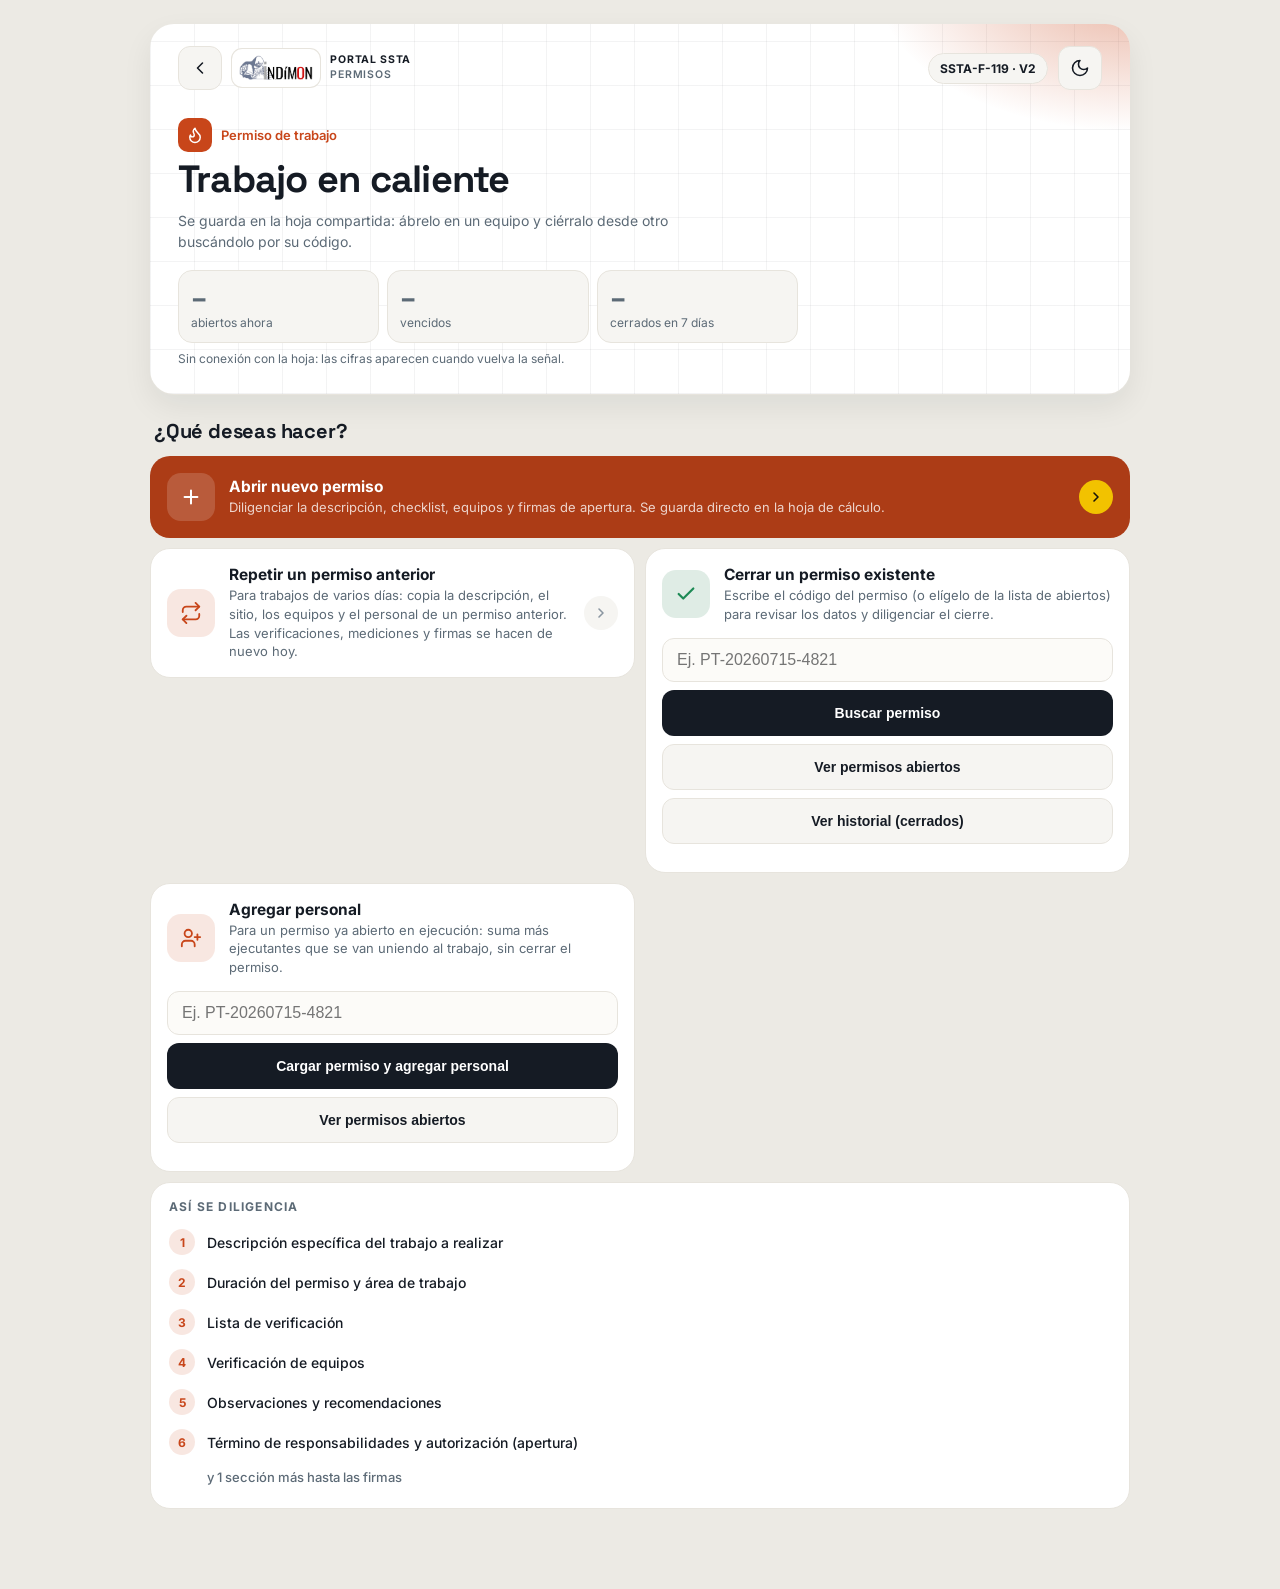
<file: permiso-trabajo-caliente.html>
<!DOCTYPE html>
<html lang="es">
<head>
<meta charset="UTF-8">
<meta name="viewport" content="width=device-width, initial-scale=1.0">
<title>SSTA-F-119 · Permiso de Trabajo en Caliente</title>
<link rel="stylesheet" href="tokens.css">
<link rel="stylesheet" href="common.css">
<style>
:root{
  --ember:var(--rojo-510);--ember-dark:var(--rojo-650);--steel:var(--pizarra-850);--steel-mid:var(--pizarra-700);
  --paper:var(--arena-70);--paper-panel:var(--blanco);--line:var(--arena-150);--ok:var(--verde-600);--warn:var(--ambar-410);
  --ink:var(--pizarra-880);--muted:var(--arena-550);font-family:var(--font-family, 'Segoe UI', system-ui, sans-serif);
}

body{margin:0;background:repeating-linear-gradient(135deg, rgba(200,70,26,0.035) 0 2px, transparent 2px 14px),var(--paper);color:var(--ink);padding:24px 16px 80px;}

/* Modo "agregar personal": solo se ve la sección de ejecutantes y un pie propio con Guardar. */

@media(max-width:640px){.grid2,.grid3{grid-template-columns:1fr;}}

@media(max-width:600px){
  body{padding:20px 14px 100px;}
  .hdr{padding:20px 18px;flex-direction:column;align-items:flex-start;gap:10px;}
  .hdr .meta{text-align:left;}
  .hdr h1{font-size:19px;line-height:1.35;}
  .section{margin-top:20px;}
  .section-body{padding:20px 16px;}
  .section-title{padding:12px 16px;font-size:12.5px;}
  .check-item{flex-direction:column;align-items:stretch;gap:10px;padding:14px 4px;}
  .toggle{align-self:flex-start;}
  .close-q{flex-direction:column;align-items:flex-start;gap:8px;padding:12px 0;}
  .grid2, .grid3{gap:16px;}
  .field{margin-bottom:2px;}
  .footer-actions{padding:10px 14px;}
  .footer-actions .status{font-size:10px;}

  /* Tabla de ejecutantes: de tabla ancha a tarjetas apiladas */
  .exec-table thead{display:none;}
  .exec-table, .exec-table tbody, .exec-table tr, .exec-table td{display:block;width:100%;}
  .exec-table{border:none;}
  .exec-table tr{border:1px solid var(--line);border-radius:10px;padding:16px;margin-bottom:16px;background:var(--gris-10);box-shadow:0 1px 3px rgba(0,0,0,.04);}
  .exec-table td{border:none;padding:9px 0;}
  .exec-table td[data-label]::before{
    content: attr(data-label);
    display:block;
    font-size:11px;
    font-weight:700;
    text-transform:uppercase;
    color:var(--muted);
    letter-spacing:.04em;
    margin-bottom:6px;
  }
  .exec-table td.idx{display:none;}
  .exec-table td.helper{display:flex;align-items:center;gap:10px;}
  .exec-table td.helper::before{margin-bottom:0;}

  /* Evita que iOS Safari haga zoom automático al enfocar un campo (ocurre cuando
     el font-size es menor a 16px) y se quede la página "zoomeada" cortando el contenido */
  input,select,textarea{font-size:16px !important;}
}

/* La tabla de ejecutantes también debe apilarse en tarjetas al girar el celular
   a horizontal — de lo contrario, el ancho de pantalla supera los 600px y la
   tabla vuelve a columnas angostas justo cuando se buscaba más espacio para
   firmar. Se repiten aquí solo las reglas de la tabla (no todo el bloque móvil,
   para no apilar innecesariamente el resto de secciones que sí caben side-by-side
   en horizontal). */
@media (orientation:landscape) and (max-width:960px){
  .exec-table thead{display:none;}
  .exec-table, .exec-table tbody, .exec-table tr, .exec-table td{display:block;width:100%;}
  .exec-table{border:none;}
  .exec-table tr{border:1px solid var(--line);border-radius:10px;padding:16px;margin-bottom:16px;background:var(--gris-10);box-shadow:0 1px 3px rgba(0,0,0,.04);}
  .exec-table td{border:none;padding:9px 0;}
  .exec-table td[data-label]::before{
    content: attr(data-label);
    display:block;
    font-size:11px;
    font-weight:700;
    text-transform:uppercase;
    color:var(--muted);
    letter-spacing:.04em;
    margin-bottom:6px;
  }
  .exec-table td.idx{display:none;}
  canvas.mini-pad{height:170px !important;}
}
.field label{display:block;font-size:12.5px;font-weight:700;color:var(--muted);text-transform:uppercase;letter-spacing:.04em;margin-bottom:7px;}

.field input[type=date],.field input[type=time]{overflow:hidden;-webkit-appearance:none;appearance:none;min-height:40px;line-height:1.3;}
.field input[type=date]::-webkit-calendar-picker-indicator,.field input[type=time]::-webkit-calendar-picker-indicator{border-radius:4px;padding:2px;cursor:pointer;}
.field input[type=date]::-webkit-datetime-edit,.field input[type=time]::-webkit-datetime-edit{border-radius:6px;}
.field textarea{min-height:110px;resize:vertical;line-height:1.5;}

.radio-row label{display:flex;align-items:center;gap:8px;font-size:15px;font-weight:500;padding:4px 0;}

.toggle button{border:1.5px solid var(--line);background:transparent;padding:6px 12px;font-size:11.5px;font-weight:600;border-radius:var(--radius-sm, 7px);cursor:pointer;color:var(--pizarra-300);min-width:44px;transition:.14s;}
.toggle button.active-c{background:var(--ok);border-color:var(--ok);color:var(--blanco);font-weight:700;box-shadow:0 2px 6px rgba(29,122,76,.3);}
.toggle button.active-na{background:var(--warn);border-color:var(--warn);color:var(--blanco);font-weight:700;}

.sig-actions{display:flex;justify-content:space-between;align-items:center;margin-top:6px;}
.sig-actions button{background:none;border:none;color:var(--ember-dark);font-size:11.5px;font-weight:700;cursor:pointer;text-decoration:underline;}

.sig-status{font-size:11px;color:var(--muted);}

.footer-actions{margin-top:24px;max-width:980px;margin-left:auto;margin-right:auto;background:var(--steel);border-radius:var(--radius-lg, 14px);padding:14px 20px;display:flex;justify-content:space-between;align-items:center;gap:12px;flex-wrap:wrap;box-shadow:var(--shadow-card);}

.btn-secondary{background:transparent;color:var(--pizarra-210);border:1px solid var(--pizarra-650);padding:9px 16px;border-radius:var(--radius-sm, 7px);font-size:12px;font-weight:600;cursor:pointer;}
.btn-secondary:hover{border-color:var(--pizarra-210);color:var(--blanco);}
/* LANDING */

.landing-choices{display:grid;grid-template-columns:1fr 1fr;gap:16px;}
@media(max-width:560px){.landing-choices{grid-template-columns:1fr;}}
.choice-card{background:var(--blanco);border:1px solid var(--line);border-radius:12px;padding:24px 18px;cursor:pointer;transition:.15s;}
.choice-card:hover{border-color:var(--ember);box-shadow:0 4px 14px rgba(200,70,26,.15);}
.choice-card .icon{font-size:30px;margin-bottom:10px;}
.choice-card h3{margin:0 0 6px;font-size:14.5px;color:var(--steel);}
.choice-card p{margin:0;font-size:12.5px;color:var(--muted);}
.file-input-wrap{margin-top:10px;}
.file-input-wrap input{font-size:12px;}

.validation-banner{display:none;background:var(--rojo-60);border:1px solid var(--rojo-350);color:var(--rojo-750);padding:10px 14px;border-radius:8px;margin-bottom:14px;font-size:12px;line-height:1.5;}
.validation-banner.show{display:block;}
.validation-banner strong{display:block;margin-bottom:4px;font-size:12.5px;}
.validation-banner ul{margin:0;padding-left:18px;}
.draft-banner{display:none;background:var(--pizarra-60);border:1px solid var(--azul-200);color:var(--azul-700);padding:10px 14px;border-radius:8px;margin-bottom:14px;font-size:12px;line-height:1.5;align-items:center;gap:10px;flex-wrap:wrap;justify-content:space-between;position:sticky;top:0;z-index:50;box-shadow:0 2px 8px rgba(0,0,0,.1);}
.draft-banner.show{display:flex;}

@media print{
  .footer-actions,.add-row-btn,.sig-actions,#landing,.validation-banner,.draft-banner{display:none !important;}
  body{background:var(--blanco);padding:0;}
  .wrap{max-width:100%;}
  .hdr{background:var(--blanco) !important;color:var(--gris-900) !important;border:2px solid var(--steel);box-shadow:none;}
  .hdr::before{display:none;}
  .hdr .brand{color:var(--ember);}
  .hdr .meta{color:var(--gris-700);}
  .hdr-logo{background:var(--ember) !important;color:var(--blanco) !important;}
  .section{box-shadow:none;border:1px solid var(--gris-350);break-inside:avoid;}
  .section-title{background:var(--gris-80) !important;color:var(--gris-900) !important;}
  .toggle button.on{background:var(--ember) !important;color:var(--blanco) !important;-webkit-print-color-adjust:exact;print-color-adjust:exact;}
  canvas.pad,canvas.mini-pad{border:1px solid var(--gris-350) !important;}
  @page{margin:14mm 10mm;}
}
</style>
<link rel="stylesheet" href="permiso-ui.css">
<script src="resumen-permisos.js"></script>
<script src="permiso-ui.js"></script>
<link rel="stylesheet" href="ui-extra.css">
<script src="ui-extra.js"></script>
</head>
<body>
<div class="wrap">

  <!-- LANDING -->
  <div id="landing">
    <div class="hdr" style="margin-bottom:26px;">
      <div class="hdr-left"><div class="hdr-logo">IN</div><div><div class="brand">INDÍMON · SSTA</div><h1>Permiso de Trabajo en Caliente</h1></div></div>
      <div class="meta">Código: <b>SSTA-F-119</b> · V2</div>
    </div>
    <h2>¿Qué deseas hacer?</h2>
    <p>Este permiso se guarda en una Google Sheet compartida: se abre desde un dispositivo y se cierra desde otro, buscando el permiso por su código.</p>

    <div class="landing-choices">
      <div class="choice-card" id="cardNew">
        <div class="icon">🔥</div>
        <h3>Abrir nuevo permiso</h3>
        <p>Diligenciar la descripción, checklist, equipos y firmas de apertura. Se guarda directo en la hoja de cálculo.</p>
      </div>
      <div class="choice-card" id="cardClose">
        <div class="icon">✅</div>
        <h3>Cerrar un permiso existente</h3>
        <p>Escribe el código del permiso (o elígelo de la lista de abiertos) para revisar los datos y diligenciar el cierre.</p>
        <div class="file-input-wrap">
          <input type="text" id="codeInput" placeholder="Ej. PT-20260715-4821" style="width:100%;border:1px solid var(--line);border-radius:6px;padding:8px 10px;font-size:13px;">
          <button class="btn-secondary" id="loadCodeBtn" type="button" style="margin-top:8px;width:100%;color:var(--steel);border-color:var(--line);">Buscar permiso</button>
          <button class="btn-secondary" id="listOpenBtn" type="button" style="margin-top:8px;width:100%;color:var(--steel);border-color:var(--line);">Ver permisos abiertos</button>
          <button class="btn-secondary" id="listClosedBtn" type="button" style="margin-top:8px;width:100%;color:var(--steel);border-color:var(--line);">Ver historial (cerrados)</button>
          <div id="openList" style="margin-top:10px;text-align:left;font-size:12.5px;"></div>
          <div id="historyPanel" style="display:none;margin-top:10px;text-align:left;">
            <input type="text" id="historySearch" placeholder="Buscar por código o responsable..." style="width:100%;border:1px solid var(--line);border-radius:6px;padding:7px 9px;font-size:12.5px;margin-bottom:8px;">
            <div id="closedList" style="font-size:12.5px;max-height:260px;overflow-y:auto;"></div>
          </div>
        </div>
      </div>

      <div class="choice-card" id="cardAddPeople">
        <div class="icon">👥</div>
        <h3>Agregar personal</h3>
        <p>Para un permiso ya abierto en ejecución: suma más ejecutantes que se van uniendo al trabajo, sin cerrar el permiso.</p>
        <div class="file-input-wrap">
          <input type="text" id="addPeopleCodeInput" placeholder="Ej. PT-20260715-4821" style="width:100%;border:1px solid var(--line);border-radius:6px;padding:8px 10px;font-size:13px;">
          <button class="btn-secondary" id="loadAddPeopleBtn" type="button" style="margin-top:8px;width:100%;color:var(--steel);border-color:var(--line);">Cargar permiso y agregar personal</button>
          <button class="btn-secondary" id="listOpenForAddBtn" type="button" style="margin-top:8px;width:100%;color:var(--steel);border-color:var(--line);">Ver permisos abiertos</button>
          <div id="openListForAdd" style="margin-top:10px;text-align:left;font-size:12.5px;"></div>
        </div>
      </div>
    </div>
    <a href="index.html" style="display:block;margin-top:18px;font-size:12.5px;color:var(--gris-450);text-decoration:none;">← Volver al portal SSTA</a>
  </div>

  <!-- APP -->
  <div id="app">
    <div class="hdr">
      <div class="hdr-left"><div class="hdr-logo">IN</div><div><div class="brand">INDÍMON · SSTA</div><h1>Permiso de Seguridad para Trabajo en Caliente</h1></div></div>
      <div class="meta">Código: <b>SSTA-F-119</b> · Versión: <b>2</b><br>Fecha doc: 15/05/2017 · Act.: 25/01/2023</div>
    </div>
    <div class="status-banner open" id="statusBanner">
      <span id="statusBannerText">Permiso nuevo — aún no guardado</span>
      <span>Código: <code id="permitCodeDisplay">—</code></span>
    </div>

    <!-- QR del permiso: se llena al guardar y sale en la impresión. -->
    <div class="qr-permiso" id="qrPermiso"></div>

    <div class="draft-banner" id="draftBanner">
      <span id="draftBannerText"></span>
      <span style="display:flex;gap:8px;">
        <button type="button" id="draftRestoreBtn">Continuar borrador</button>
        <button type="button" id="draftDiscardBtn">Descartar</button>
      </span>
    </div>
    <div class="validation-banner" id="validationBanner"></div>

    <div class="section">
      <div class="section-title" id="titleSec1">1. Descripción específica del trabajo a realizar</div>
      <div class="section-body">
        <div class="field"><textarea id="descripcion" placeholder="Describa el trabajo a realizar..."></textarea></div>
        <div class="field" style="margin-top:12px;"><label>Herramientas y/o equipos a utilizar</label><div id="herramientasSel"></div><input type="hidden" id="herramientas"></div>
        <div style="margin-top:14px;">
          <label style="display:block;font-size:11px;font-weight:700;color:var(--muted);text-transform:uppercase;margin-bottom:6px;">¿Requiere un permiso adicional?</label>
          <div class="radio-row">
            <label><input type="radio" name="permAdicional" value="No" checked> No</label>
            <label><input type="radio" name="permAdicional" value="Si"> Sí</label>
          </div>
          <div id="cualPermisoSel" style="margin-top:8px;"></div><input type="hidden" id="cualPermiso">
        </div>
      </div>
    </div>

    <div class="section">
      <div class="section-title" id="titleSec2">2. Duración del permiso y área de trabajo</div>
      <div class="section-body">
        <div class="grid2">
          <div class="field"><label>Desde — Fecha</label><input type="date" id="desdeFecha"></div>
          <div class="field"><label>Desde — Hora</label><input type="time" id="desdeHora"></div>
          <div class="field"><label>Hasta — Fecha</label><input type="date" id="hastaFecha"></div>
          <div class="field"><label>Hasta — Hora</label><input type="time" id="hastaHora"></div>
          <div class="field"><label>Sitio exacto del trabajo</label><input type="text" id="sitio"></div>
          <div class="field"><label>Responsable del trabajo</label><input type="text" id="responsable"></div>
        </div>
      </div>
    </div>

    <div class="section">
      <div class="section-title" id="titleSec3">3. Lista de verificación <span class="progress-pill" id="checklistProgress" style="margin-left:auto;">0/0</span></div>
      <div class="section-body" id="checklistContainer"></div>
    </div>

    <div class="section">
      <div class="section-title" id="titleSec4">4. Verificación de equipos <span class="progress-pill" id="equiposProgress" style="margin-left:auto;">0/0</span></div>
      <div class="section-body">
        <div id="equiposContainer"></div>
        <div class="grid3" style="margin-top:16px;">
          <div class="field"><label>Mant. soldadura — Día</label><input type="text" maxlength="2" id="mantDia"></div>
          <div class="field"><label>Mes</label><input type="text" maxlength="2" id="mantMes"></div>
          <div class="field"><label>Año</label><input type="text" maxlength="4" id="mantAnio"></div>
        </div>
        <div class="grid3" style="margin-top:6px;">
          <div class="field"><label>Extintor carreta — Día</label><input type="text" maxlength="2" id="extDia"></div>
          <div class="field"><label>Mes</label><input type="text" maxlength="2" id="extMes"></div>
          <div class="field"><label>Año</label><input type="text" maxlength="4" id="extAnio"></div>
        </div>
      </div>
    </div>

    <div class="section">
      <div class="section-title" id="titleSec5">5. Observaciones y recomendaciones</div>
      <div class="section-body"><div class="field"><textarea id="observaciones"></textarea></div></div>
    </div>

    <div class="section">
      <div class="section-title" id="titleSec6">6. Término de responsabilidades y autorización (apertura)</div>
      <div class="section-body">
        <p style="font-size:13px;color:var(--muted);line-height:1.5;margin-top:0;">Declaro que me encuentro en buen estado de salud (físico y mental), libre de efectos de alcohol, medicamentos o SPA, consciente de mi responsabilidad, y me comprometo a cumplir las recomendaciones acordadas en este permiso.</p>
        <div id="responsablesSigs" style="display:flex;flex-direction:column;gap:16px;"></div>
      </div>
    </div>

    <div class="section" id="execSection">
      <div class="section-title" id="titleSecExec">Ejecutantes de la actividad</div>
      <div class="section-body">
        <div class="exec-cards" id="execBody"></div>
        <button class="add-row-btn" id="addRowBtn" type="button">+ Agregar ejecutante</button>
      </div>
    </div>

    <!-- SECTION 7: CLOSE -->
    <div class="section">
      <div class="section-title locked" id="titleSec7">7. Cierre del permiso</div>
      <div class="section-body" id="closeSectionBody">
        <p id="closeLockedMsg" style="font-size:13px;color:var(--muted);">Esta sección se habilita al importar el permiso desde el archivo generado en la apertura.</p>
        <div id="closeFields" class="hidden">
          <div class="grid3">
            <div class="field"><label>Fecha real del cierre</label><input type="date" id="cierreFecha"></div>
            <div class="field"><label>Hora de cierre</label><input type="time" id="cierreHora"></div>
            <div class="field"><label>Motivo del cierre</label>
              <select id="motivoCierre"><option value="">Seleccione…</option><option>Actividad Finalizada</option><option>Actividad Cancelada</option><option>Evento no deseado</option><option>Lluvia / Tormenta</option><option>Condiciones y/o actos inseguros</option></select>
            </div>
          </div>
          <div style="margin-top:14px;">
            <div class="close-q"><p>¿Se aplicaron las tres primeras "S" en el área antes de entregar el equipo?</p><div class="radio-row"><label><input type="radio" name="q1" value="Si"> Sí</label><label><input type="radio" name="q1" value="No"> No</label></div></div>
            <div class="close-q"><p>¿El personal que se encontraba interviniendo el equipo fue retirado?</p><div class="radio-row"><label><input type="radio" name="q2" value="Si"> Sí</label><label><input type="radio" name="q2" value="No"> No</label></div></div>
            <div class="close-q"><p>¿Se han inspeccionado y almacenado correctamente los EPP utilizados?</p><div class="radio-row"><label><input type="radio" name="q3" value="Si"> Sí</label><label><input type="radio" name="q3" value="No"> No</label></div></div>
            <div class="close-q"><p>¿Se han recogido y almacenado correctamente las herramientas usadas?</p><div class="radio-row"><label><input type="radio" name="q4" value="Si"> Sí</label><label><input type="radio" name="q4" value="No"> No</label></div></div>
          </div>
          <div style="display:flex;flex-direction:column;gap:16px;margin-top:16px;">
            <div class="sig-block">
              <h5>Trabajador autorizado responsable del trabajo</h5>
              <div class="sig-fields"><input type="text" placeholder="Nombre completo (escribe para buscar)" id="cierre1nombre"><input type="text" placeholder="Cédula" id="cierre1cc" inputmode="numeric"><input type="text" placeholder="Cargo" id="cierre1cargo"></div>
              <canvas class="pad" id="padCierre1"></canvas>
              <div class="sig-actions"><button type="button" data-clear="padCierre1">Borrar firma</button><button type="button" data-undo="padCierre1">Deshacer trazo</button><span class="sig-status" id="statusCierre1">Sin firmar</span></div>
            </div>
            <div class="sig-block">
              <h5>Supervisor SSTA</h5>
              <div class="sig-fields"><input type="text" placeholder="Nombre completo (escribe para buscar)" id="cierre2nombre"><input type="text" placeholder="Cédula" id="cierre2cc" inputmode="numeric"><input type="text" placeholder="Cargo" id="cierre2cargo"></div>
              <canvas class="pad" id="padCierre2"></canvas>
              <div class="sig-actions"><button type="button" data-clear="padCierre2">Borrar firma</button><button type="button" data-undo="padCierre2">Deshacer trazo</button><span class="sig-status" id="statusCierre2">Sin firmar</span></div>
            </div>
          </div>
        </div>
      </div>
    </div>

</div>

<div class="footer-actions" id="footerActions" style="display:none;">
  <span class="status" id="footerStatus">—</span>
  <div style="display:flex;gap:10px;flex-wrap:wrap;">
    <button class="btn-secondary" id="printBtn" type="button">Imprimir / PDF</button>
    <button class="btn-secondary no-print" id="historyBtn" type="button">Ver historial</button>
    <div class="historial-permiso" id="historialPermiso"></div>
    <button class="btn-secondary" id="backToStartBtn" type="button">Volver al inicio</button>
    <button class="btn-main" id="mainActionBtn" type="button">Guardar y exportar apertura</button>
  </div>
</div>

<div id="footerAddPeople">
  <span class="status" id="addPeopleStatus">—</span>
  <div style="display:flex;gap:10px;flex-wrap:wrap;">
    <button class="btn-secondary" id="backFromAddPeopleBtn" type="button">Volver al inicio</button>
    <button class="btn-main" id="saveAddPeopleBtn" type="button">Guardar personal agregado</button>
  </div>
</div>

</div><!-- /wrap -->

<script src="config.js"></script>
<script src="common.js"></script>
<script src="qr.js"></script>
<script src="permiso-core.js"></script>
<script>
/* ================= DATA DEFINITIONS ================= */
const checklistData = [
  {cat:"Personas ejecutantes de la tarea", items:[
    "Están capacitados, entrenados y certificados por competencia laboral o por una entidad autorizada.",
    "Se ha verificado que el personal está con afiliación activa en el sistema de seguridad social integral (ARL-EPS-AFP).",
    "Tienen exámenes de pre ingreso o periódicos practicados por médico especialista en Seguridad y Salud en el Trabajo, conforme a la Resolución 2346 de 2007."
  ]},
  {cat:"Elementos de protección personal", items:[
    "Casco de seguridad certificado.","Protección auditiva.","Protección visual en buenas condiciones.",
    "Protección respiratoria con filtros para humos metálicos.","Guantes antideslizantes y resistentes a la abrasión.",
    "Peto de carnaza y/o vaqueta.","Mangas de carnaza y/o vaqueta.","Botas de seguridad con suela antideslizante.",
    "Careta para soldar en buenas condiciones.","Careta para pulir en buenas condiciones.","Indumentaria de trabajo acorde a las condiciones de seguridad."
  ]},
  {cat:"Equipos", items:[
    "Cables y conexiones libres de desgastes, roturas, cortes o deterioro.","Clavijas con polo a tierra en buenas condiciones.",
    "Herramientas con guarda de seguridad.","Pinza porta electrodos y masa en buen estado.",
    "Antorcha, mezclador, soplete, reguladores libres de grasa o sustancias inflamables.","Mangueras libres de porosidades o fugas; manómetros calibrados.",
    "Cilindros debidamente rotulados y demarcados.","Cilindros en posición vertical, con carretillas, cadenas y válvulas en buen estado.",
    "Cilindros libres de golpes, abolladuras o deterioro.","Equipos alejados de llamas abiertas, chispas u otros focos de calor.",
    "Cilindros sin uso desconectados y almacenados en zona designada."
  ]},
  {cat:"Área de trabajo", items:[
    "Sitio libre de sustancias peligrosas, combustibles o inflamables.","Mamparas instaladas para aislar personas y equipos.",
    "Área debidamente delimitada y señalizada.","Distancia de seguridad mínima de 3 metros de cables eléctricos.",
    "Equipos y materiales cubiertos con lonas resistentes al fuego.","Extintores de la clase adecuada ubicados en el sitio.",
    "Ubicación verificada de sistemas de atención y puntos de alarma.","Zona mojada o cubierta si el suelo es combustible.",
    "Ventilación suficiente natural o artificial.","Iluminación suficiente."
  ]},
  {cat:"Información al personal", items:[
    "Instrucciones y recomendaciones comunicadas a los ejecutantes.","Ejecutantes conocen equipos, herramientas y tareas.",
    "Ejecutantes conocen el manejo de sistemas contra incendios.","Personal recordado de peligros y protocolo de emergencia.",
    "Prohibido fumar / portar cigarrillos, encendedores o fósforos."
  ]},
  {cat:"Aspectos especiales", items:[
    "Verificado el cumplimiento en relación con otros permisos de trabajo.","EPP acordes al tipo de riesgo (ej. dieléctricos si hay riesgo eléctrico)."
  ]}
];
const equiposData = [
  {cat:"Equipo de soldadura por arco eléctrico", items:[
    "Clavija del cable alimentador libre de emendaduras.","Cable alimentador maleable, sin porosidades ni desgastes.",
    "Terminales de pinzas porta electrodos y masa protegidas.","Controles de encendido y amperaje visibles, perilla sin rupturas.",
    "Pinza porta electrodos recubierta con material aislante.","Ruedas de la base niveladas y en buen estado.","Estado general del equipo de soldadura."
  ]},
  {cat:"Equipo de corte por gas combustible (acetileno-propano)", items:[
    "Buen estado de galleta/pomo de válvulas de cilindros.","Carretilla en buen estado con cadenas para amarrar cilindros.",
    "Extintor de la carreta en buen estado (vencimiento, cilindro, válvula).","Regulador de oxígeno en buen estado, color verde.",
    "Regulador de acetileno/propano en buen estado, color rojo.","Manómetros con información veraz y carátula legible.",
    "Mangueras libres de fisuras o fugas.","Válvulas del mezclador correctamente ajustadas.","Mezclador sin coloración de humo en las uniones.",
    "Boquillas limpias y sin obstrucciones."
  ]},
  {cat:"Herramienta de corte por fricción (pulidora)", items:[
    "Clavija libre de emendaduras, terminales bien sujetos.","Cableado sin emendaduras ni empalmes.",
    "Mango de sujeción y guarda de seguridad instalados.","Disco de pulir sin fracturas ni rajaduras.","Compatibilidad del disco con la pulidora verificada."
  ]}
];

/* ================= CONFIGURACIÓN DE ESTE TIPO DE PERMISO ================= */
const cfg = {
  key: 'caliente',
  codePrefix: 'PTC',
  draftSlug: 'caliente',
  themeColor: 'var(--rojo-510)',
  toggleStates: PermisoCore.TOGGLE_2STATE,

  checklistGroups: [
    { data: checklistData, statePrefix:'chk', stateKey:'checklist', containerId:'checklistContainer',
      progressId:'checklistProgress', label:'la Lista de verificación', sectionLabel:'sección 3' },
    { data: equiposData, statePrefix:'eq', stateKey:'equipos', containerId:'equiposContainer',
      progressId:'equiposProgress', label:'Verificación de equipos', sectionLabel:'sección 4' }
  ],

  responsables: ["Encargado del área turno 1","Encargado del área turno 2","Supervisor SSTA","Supervisor de obra"],
  responsablesOpcionales: ["Encargado del área turno 1","Encargado del área turno 2"],
  responsableDashboardIndex: 2,
  responsablesSectionLabel: 'sección 6',

  lockSectionIds: ['titleSec1','titleSec2','titleSec3','titleSec4','titleSec5','titleSec6','titleSecExec'],
  closeSectionTitleId: 'titleSec7',

  requiredOpenFields: [
    { id:'descripcion', label:'Descripción del trabajo (sección 1)' },
    { id:'sitio',        label:'Sitio exacto del trabajo (sección 2)' },
    { id:'responsable',  label:'Responsable del trabajo (sección 2)' }
  ],
  cualPermisoLabel: '¿Cuál permiso adicional? (sección 1)',
  dateRange: { desdeFecha:'desdeFecha', desdeHora:'desdeHora', hastaFecha:'hastaFecha', hastaHora:'hastaHora', sectionLabel:'sección 2' },

  extraOnInitRender(){
    initSel_herramientas();
    initSelCualPermiso();
  },
  extraSetFieldValues(vals){
    initSel_herramientas();
    if (sel_herramientas) {
      sel_herramientas.set(vals.herramientas || '');
      document.getElementById('herramientas').value = sel_herramientas.get();
    }
    // Fichas de permisos adicionales (ver initSelCualPermiso más abajo)
    initSelCualPermiso();
    if (selCualPermiso) {
      selCualPermiso.set(vals.cualPermiso || '');
      document.getElementById('cualPermiso').value = selCualPermiso.get();
    }
    document.getElementById('mantDia').value=vals.mantDia||'';
    document.getElementById('mantMes').value=vals.mantMes||'';
    document.getElementById('mantAnio').value=vals.mantAnio||'';
    document.getElementById('extDia').value=vals.extDia||'';
    document.getElementById('extMes').value=vals.extMes||'';
    document.getElementById('extAnio').value=vals.extAnio||'';
  },
  extraCollectOpenData(){
    return {
      herramientas: document.getElementById('herramientas').value,
      mantDia: document.getElementById('mantDia').value,
      mantMes: document.getElementById('mantMes').value,
      mantAnio: document.getElementById('mantAnio').value,
      extDia: document.getElementById('extDia').value,
      extMes: document.getElementById('extMes').value,
      extAnio: document.getElementById('extAnio').value
    };
  }
};

PermisoCore.init(cfg);

/* ── Permisos adicionales: fichas en vez de escribir a mano ──
   El campo #cualPermiso sigue existiendo (oculto) con el texto combinado, así
   que permiso-core.js lo lee y lo valida igual que antes, sin cambios, y lo ya
   guardado en la hoja se sigue leyendo tal cual. */
let selCualPermiso = null;
function initSelCualPermiso(){
  const cont = document.getElementById('cualPermisoSel');
  if(!cont || selCualPermiso) return;
  const oculto = document.getElementById('cualPermiso');
  selCualPermiso = SeleccionMultiple.crear(cont, {
    opciones: ['Trabajo en alturas', 'Espacios confinados', 'Izaje de cargas', 'Trabajo eléctrico', 'Bloqueo y etiquetado (LOTO)'],
    placeholderLibre: 'Otro permiso (escribe aquí)…',
    onChange: ()=>{ oculto.value = selCualPermiso.get(); }
  });
}

/* ── Herramientas y/o equipos a utilizar: fichas + campo libre ──
   Se conserva #herramientas oculto con el texto combinado, para que lo que ya está
   guardado en la hoja se siga leyendo igual y el resto del código no cambie. */
let sel_herramientas = null;
function initSel_herramientas(){
  const cont = document.getElementById('herramientasSel');
  if(!cont || sel_herramientas) return;
  const oculto = document.getElementById('herramientas');
  sel_herramientas = SeleccionMultiple.crear(cont, {
    opciones: ['Equipo de soldadura', 'Pulidora', 'Oxicorte', 'Plasma', 'Esmeril', 'Extintor', 'Biombo/cortina', 'Manta ignífuga', 'Extensión eléctrica', 'Andamio', 'Escalera', 'Llaves', 'Martillo', 'Flexómetro'],
    placeholderLibre: 'Otras herramientas o equipos…',
    onChange: ()=>{ oculto.value = sel_herramientas.get(); }
  });
}
</script>
</body>
</html>
</file>
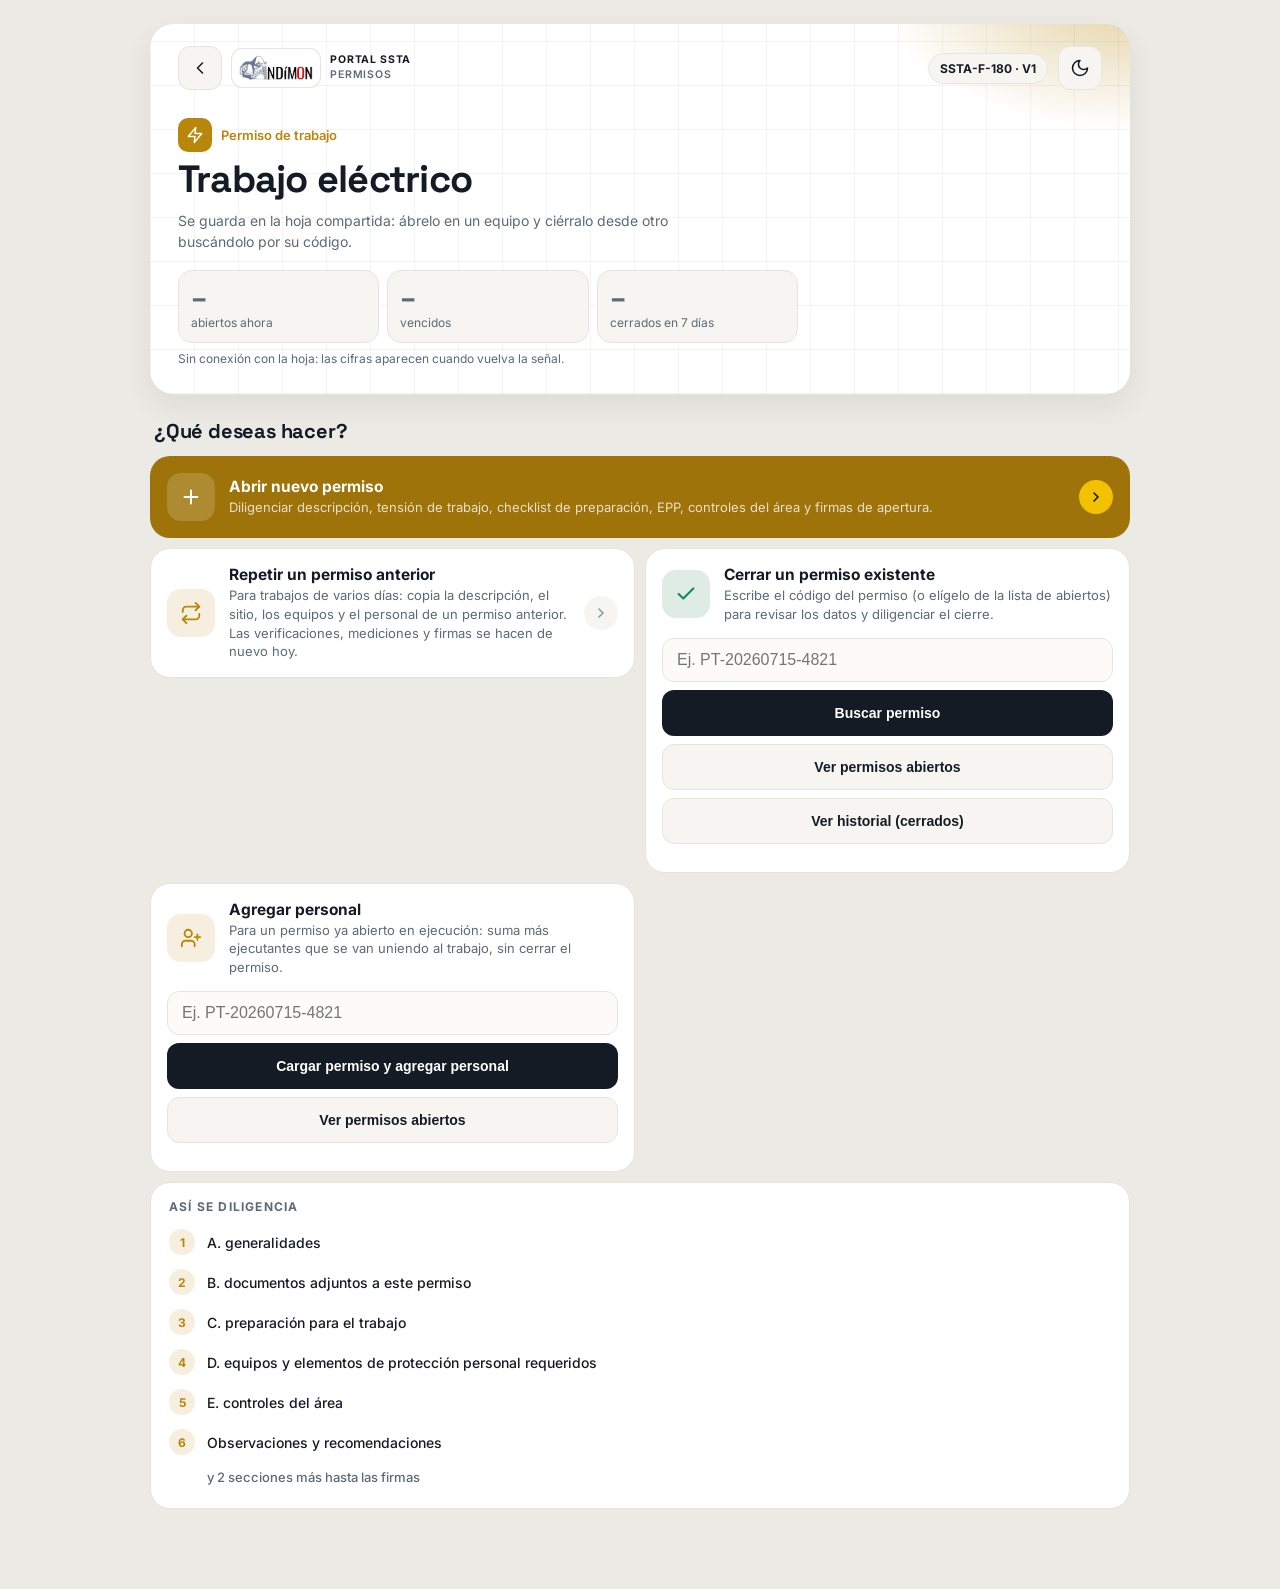
<file: permiso-trabajo-electrico.html>
<!DOCTYPE html>
<html lang="es">
<head>
<meta charset="UTF-8">
<meta name="viewport" content="width=device-width, initial-scale=1.0">
<title>SSTA-F-180 · Permiso de Trabajo Eléctrico</title>
<link rel="stylesheet" href="tokens.css">
<link rel="stylesheet" href="common.css">
<style>
:root{
  --ember:var(--ambar-410);--ember-dark:var(--ambar-570);--steel:var(--pizarra-850);--steel-mid:var(--pizarra-700);
  --paper:var(--arena-70);--paper-panel:var(--blanco);--line:var(--arena-150);--ok:var(--verde-600);--warn:var(--ambar-410);
  --ink:var(--pizarra-880);--muted:var(--arena-550);font-family:var(--font-family, 'Segoe UI', system-ui, sans-serif);
}

body{margin:0;background:repeating-linear-gradient(135deg, rgba(200,70,26,0.035) 0 2px, transparent 2px 14px),var(--paper);color:var(--ink);padding:24px 16px 80px;}

/* Modo "agregar personal": solo se ve la sección de ejecutantes y un pie propio con Guardar. */

/* Dos columnas: seis opciones en una sola columna hacían la sección
   innecesariamente larga en celular. Cada opción es tocable completa (toda la
   etiqueta, no solo la casilla) y con alto mínimo para usarse con guantes. */
.tension-grid{display:grid;grid-template-columns:1fr 1fr;gap:8px;margin-bottom:10px;}
.tension-grid label{
  display:flex;align-items:center;gap:9px;
  min-height:var(--touch,44px);
  border:1.5px solid var(--line);border-radius:8px;
  padding:8px 11px;background:var(--gris-10);
  font-size:var(--fs-menor,12.5px);font-weight:600;text-transform:none;
  color:var(--ink,var(--pizarra-900));margin:0;cursor:pointer;transition:.12s;
}
.tension-grid label:has(input:checked){border-color:var(--ink);background:var(--blanco);box-shadow:inset 0 0 0 1px var(--ink);}
.tension-grid input[type=checkbox]{width:20px;height:20px;flex-shrink:0;margin:0;}
.tension-sub{
  font-size:var(--fs-etiqueta,11px);font-weight:700;letter-spacing:.04em;
  text-transform:uppercase;color:var(--ink-muted,var(--pizarra-550));margin:2px 0 6px;
}
@media(max-width:420px){ .tension-grid{grid-template-columns:1fr;} }

@media(max-width:640px){.grid2,.grid3{grid-template-columns:1fr;}}

@media(max-width:600px){
  body{padding:20px 14px 100px;}
  .hdr{padding:20px 18px;flex-direction:column;align-items:flex-start;gap:10px;}
  .hdr .meta{text-align:left;}
  .hdr h1{font-size:19px;line-height:1.35;}
  .section{margin-top:20px;}
  .section-body{padding:20px 16px;}
  .section-title{padding:12px 16px;font-size:12.5px;}
  .check-item{flex-direction:column;align-items:stretch;gap:10px;padding:14px 4px;}
  .toggle{align-self:flex-start;}
  .close-q{flex-direction:column;align-items:flex-start;gap:8px;padding:12px 0;}
  .grid2, .grid3{gap:16px;}
  .field{margin-bottom:2px;}
  .footer-actions{padding:10px 14px;}
  .footer-actions .status{font-size:10px;}

  /* Tabla de ejecutantes: de tabla ancha a tarjetas apiladas */
  .exec-table thead{display:none;}
  .exec-table, .exec-table tbody, .exec-table tr, .exec-table td{display:block;width:100%;}
  .exec-table{border:none;}
  .exec-table tr{border:1px solid var(--line);border-radius:10px;padding:16px;margin-bottom:16px;background:var(--gris-10);box-shadow:0 1px 3px rgba(0,0,0,.04);}
  .exec-table td{border:none;padding:9px 0;}
  .exec-table td[data-label]::before{
    content: attr(data-label);
    display:block;
    font-size:11px;
    font-weight:700;
    text-transform:uppercase;
    color:var(--muted);
    letter-spacing:.04em;
    margin-bottom:6px;
  }
  .exec-table td.idx{display:none;}

  /* Evita que iOS Safari haga zoom automático al enfocar un campo (ocurre cuando
     el font-size es menor a 16px) y se quede la página "zoomeada" cortando el contenido */
  input,select,textarea{font-size:16px !important;}
}

/* La tabla de ejecutantes también debe apilarse en tarjetas al girar el celular
   a horizontal — de lo contrario, el ancho de pantalla supera los 600px y la
   tabla vuelve a columnas angostas justo cuando se buscaba más espacio para
   firmar. Se repiten aquí solo las reglas de la tabla (no todo el bloque móvil,
   para no apilar innecesariamente el resto de secciones que sí caben side-by-side
   en horizontal). */
@media (orientation:landscape) and (max-width:960px){
  .exec-table thead{display:none;}
  .exec-table, .exec-table tbody, .exec-table tr, .exec-table td{display:block;width:100%;}
  .exec-table{border:none;}
  .exec-table tr{border:1px solid var(--line);border-radius:10px;padding:16px;margin-bottom:16px;background:var(--gris-10);box-shadow:0 1px 3px rgba(0,0,0,.04);}
  .exec-table td{border:none;padding:9px 0;}
  .exec-table td[data-label]::before{
    content: attr(data-label);
    display:block;
    font-size:11px;
    font-weight:700;
    text-transform:uppercase;
    color:var(--muted);
    letter-spacing:.04em;
    margin-bottom:6px;
  }
  .exec-table td.idx{display:none;}
  canvas.mini-pad{height:170px !important;}
}
.field label{display:block;font-size:12.5px;font-weight:700;color:var(--muted);text-transform:uppercase;letter-spacing:.04em;margin-bottom:7px;}

.field input[type=date],.field input[type=time]{overflow:hidden;-webkit-appearance:none;appearance:none;min-height:40px;line-height:1.3;}
.field input[type=date]::-webkit-calendar-picker-indicator,.field input[type=time]::-webkit-calendar-picker-indicator{border-radius:4px;padding:2px;cursor:pointer;}
.field input[type=date]::-webkit-datetime-edit,.field input[type=time]::-webkit-datetime-edit{border-radius:6px;}
.field textarea{min-height:110px;resize:vertical;line-height:1.5;}

.radio-row label{display:flex;align-items:center;gap:8px;font-size:15px;font-weight:500;padding:4px 0;}

.toggle button{border:1.5px solid var(--line);background:transparent;padding:6px 12px;font-size:11.5px;font-weight:600;border-radius:var(--radius-sm, 7px);cursor:pointer;color:var(--pizarra-300);min-width:44px;transition:.14s;}
.toggle button.active-c{background:var(--ok);border-color:var(--ok);color:var(--blanco);font-weight:700;box-shadow:0 2px 6px rgba(29,122,76,.3);}
.toggle button.active-na{background:var(--warn);border-color:var(--warn);color:var(--blanco);font-weight:700;}

.sig-actions{display:flex;justify-content:space-between;align-items:center;margin-top:6px;}
.sig-actions button{background:none;border:none;color:var(--ember-dark);font-size:11.5px;font-weight:700;cursor:pointer;text-decoration:underline;}

.sig-status{font-size:11px;color:var(--muted);}

.footer-actions{margin-top:24px;max-width:980px;margin-left:auto;margin-right:auto;background:var(--steel);border-radius:var(--radius-lg, 14px);padding:14px 20px;display:flex;justify-content:space-between;align-items:center;gap:12px;flex-wrap:wrap;box-shadow:var(--shadow-card);}

.btn-secondary{background:transparent;color:var(--pizarra-210);border:1px solid var(--pizarra-650);padding:9px 16px;border-radius:var(--radius-sm, 7px);font-size:12px;font-weight:600;cursor:pointer;}
.btn-secondary:hover{border-color:var(--pizarra-210);color:var(--blanco);}
/* LANDING */

.landing-choices{display:grid;grid-template-columns:1fr 1fr;gap:16px;}
@media(max-width:560px){.landing-choices{grid-template-columns:1fr;}}
.choice-card{background:var(--blanco);border:1px solid var(--line);border-radius:12px;padding:24px 18px;cursor:pointer;transition:.15s;}
.choice-card:hover{border-color:var(--ember);box-shadow:0 4px 14px rgba(200,70,26,.15);}
.choice-card .icon{font-size:30px;margin-bottom:10px;}
.choice-card h3{margin:0 0 6px;font-size:14.5px;color:var(--steel);}
.choice-card p{margin:0;font-size:12.5px;color:var(--muted);}
.file-input-wrap{margin-top:10px;}
.file-input-wrap input{font-size:12px;}

.validation-banner{display:none;background:var(--rojo-60);border:1px solid var(--rojo-350);color:var(--rojo-750);padding:10px 14px;border-radius:8px;margin-bottom:14px;font-size:12px;line-height:1.5;}
.validation-banner.show{display:block;}
.validation-banner strong{display:block;margin-bottom:4px;font-size:12.5px;}
.validation-banner ul{margin:0;padding-left:18px;}
.draft-banner{display:none;background:var(--pizarra-60);border:1px solid var(--azul-200);color:var(--azul-700);padding:10px 14px;border-radius:8px;margin-bottom:14px;font-size:12px;line-height:1.5;align-items:center;gap:10px;flex-wrap:wrap;justify-content:space-between;position:sticky;top:0;z-index:50;box-shadow:0 2px 8px rgba(0,0,0,.1);}
.draft-banner.show{display:flex;}

@media print{
  .footer-actions,.add-row-btn,.sig-actions,#landing,.validation-banner,.draft-banner{display:none !important;}
  body{background:var(--blanco);padding:0;}
  .wrap{max-width:100%;}
  .hdr{background:var(--blanco) !important;color:var(--gris-900) !important;border:2px solid var(--steel);box-shadow:none;}
  .hdr::before{display:none;}
  .hdr .brand{color:var(--ember);}
  .hdr .meta{color:var(--gris-700);}
  .hdr-logo{background:var(--ember) !important;color:var(--blanco) !important;}
  .section{box-shadow:none;border:1px solid var(--gris-350);break-inside:avoid;}
  .section-title{background:var(--gris-80) !important;color:var(--gris-900) !important;}
  .toggle button.on{background:var(--ember) !important;color:var(--blanco) !important;-webkit-print-color-adjust:exact;print-color-adjust:exact;}
  canvas.pad,canvas.mini-pad{border:1px solid var(--gris-350) !important;}
  @page{margin:14mm 10mm;}
}
</style>
<link rel="stylesheet" href="permiso-ui.css">
<script src="resumen-permisos.js"></script>
<script src="permiso-ui.js"></script>
<link rel="stylesheet" href="ui-extra.css">
<script src="ui-extra.js"></script>
</head>
<body>
<div class="wrap">

  <!-- LANDING -->
  <div id="landing">
    <div class="hdr" style="margin-bottom:26px;">
      <div class="hdr-left"><div class="hdr-logo">IN</div><div><div class="brand">INDÍMON · SSTA</div><h1>Permiso de Trabajo Eléctrico</h1></div></div>
      <div class="meta">Código: <b>SSTA-F-180</b> · V1</div>
    </div>
    <h2>¿Qué deseas hacer?</h2>
    <p>Este permiso se guarda en una Google Sheet compartida: se abre desde un dispositivo y se cierra desde otro, buscando el permiso por su código.</p>

    <div class="landing-choices">
      <div class="choice-card" id="cardNew">
        <div class="icon">⚡</div>
        <h3>Abrir nuevo permiso</h3>
        <p>Diligenciar descripción, tensión de trabajo, checklist de preparación, EPP, controles del área y firmas de apertura.</p>
      </div>
      <div class="choice-card" id="cardClose">
        <div class="icon">✅</div>
        <h3>Cerrar un permiso existente</h3>
        <p>Escribe el código del permiso (o elígelo de la lista de abiertos) para revisar los datos y diligenciar el cierre.</p>
        <div class="file-input-wrap">
          <input type="text" id="codeInput" placeholder="Ej. PT-20260715-4821" style="width:100%;border:1px solid var(--line);border-radius:6px;padding:8px 10px;font-size:13px;">
          <button class="btn-secondary" id="loadCodeBtn" type="button" style="margin-top:8px;width:100%;color:var(--steel);border-color:var(--line);">Buscar permiso</button>
          <button class="btn-secondary" id="listOpenBtn" type="button" style="margin-top:8px;width:100%;color:var(--steel);border-color:var(--line);">Ver permisos abiertos</button>
          <button class="btn-secondary" id="listClosedBtn" type="button" style="margin-top:8px;width:100%;color:var(--steel);border-color:var(--line);">Ver historial (cerrados)</button>
          <div id="openList" style="margin-top:10px;text-align:left;font-size:12.5px;"></div>
          <div id="historyPanel" style="display:none;margin-top:10px;text-align:left;">
            <input type="text" id="historySearch" placeholder="Buscar por código o responsable..." style="width:100%;border:1px solid var(--line);border-radius:6px;padding:7px 9px;font-size:12.5px;margin-bottom:8px;">
            <div id="closedList" style="font-size:12.5px;max-height:260px;overflow-y:auto;"></div>
          </div>
        </div>
      </div>

      <div class="choice-card" id="cardAddPeople">
        <div class="icon">👥</div>
        <h3>Agregar personal</h3>
        <p>Para un permiso ya abierto en ejecución: suma más ejecutantes que se van uniendo al trabajo, sin cerrar el permiso.</p>
        <div class="file-input-wrap">
          <input type="text" id="addPeopleCodeInput" placeholder="Ej. PT-20260715-4821" style="width:100%;border:1px solid var(--line);border-radius:6px;padding:8px 10px;font-size:13px;">
          <button class="btn-secondary" id="loadAddPeopleBtn" type="button" style="margin-top:8px;width:100%;color:var(--steel);border-color:var(--line);">Cargar permiso y agregar personal</button>
          <button class="btn-secondary" id="listOpenForAddBtn" type="button" style="margin-top:8px;width:100%;color:var(--steel);border-color:var(--line);">Ver permisos abiertos</button>
          <div id="openListForAdd" style="margin-top:10px;text-align:left;font-size:12.5px;"></div>
        </div>
      </div>
    </div>
    <a href="index.html" style="display:block;margin-top:18px;font-size:12.5px;color:var(--gris-450);text-decoration:none;">← Volver al portal SSTA</a>
  </div>

  <!-- APP -->
  <div id="app">
    <div class="hdr">
      <div class="hdr-left"><div class="hdr-logo">IN</div><div><div class="brand">INDÍMON · SSTA</div><h1>Formato de Permiso de Trabajo Eléctrico</h1></div></div>
      <div class="meta">Código: <b>SSTA-F-180</b> · Versión: <b>1</b><br>Fecha doc: 10/04/2025</div>
    </div>
    <div class="status-banner open" id="statusBanner">
      <span id="statusBannerText">Permiso nuevo — aún no guardado</span>
      <span>Código: <code id="permitCodeDisplay">—</code></span>
    </div>

    <!-- QR del permiso: se llena al guardar y sale en la impresión. -->
    <div class="qr-permiso" id="qrPermiso"></div>

    <div class="draft-banner" id="draftBanner">
      <span id="draftBannerText"></span>
      <span style="display:flex;gap:8px;">
        <button type="button" id="draftRestoreBtn">Continuar borrador</button>
        <button type="button" id="draftDiscardBtn">Descartar</button>
      </span>
    </div>
    <div class="validation-banner" id="validationBanner"></div>

    <div class="section">
      <div class="section-title" id="titleSec1">A. Generalidades</div>
      <div class="section-body">
        <div class="field"><label>Descripción específica del trabajo a realizar</label><textarea id="descripcion" placeholder="Describa el trabajo a realizar..."></textarea></div>
        <div class="grid3" style="margin-top:6px;">
          <div class="field"><label>Duración — Desde (fecha)</label><input type="date" id="desdeFecha"></div>
          <div class="field"><label>Hasta (fecha)</label><input type="date" id="hastaFecha"></div>
          <div class="field"><label>Sitio exacto del trabajo</label><input type="text" id="sitio"></div>
        </div>
        <div class="grid2" style="margin-top:6px;">
          <div class="field"><label>Responsable del trabajo</label><input type="text" id="responsable"></div>
          <div class="field"><label>Herramientas y/o equipos a utilizar</label><div id="herramientasSel"></div><input type="hidden" id="herramientas"></div>
        </div>
      </div>
    </div>

    <div class="section">
      <div class="section-title" id="titleSecB">B. Documentos adjuntos a este permiso</div>
      <div class="section-body">
        <div style="display:grid;grid-template-columns:1fr 1fr;gap:8px 16px;">
          <label style="display:flex;align-items:center;gap:8px;font-size:13px;"><input type="checkbox" id="docATS"> ATS</label>
          <label style="display:flex;align-items:center;gap:8px;font-size:13px;"><input type="checkbox" id="docCaliente"> Permiso para trabajo en caliente</label>
          <label style="display:flex;align-items:center;gap:8px;font-size:13px;"><input type="checkbox" id="docAltura"> Permiso para trabajo en altura</label>
          <label style="display:flex;align-items:center;gap:8px;font-size:13px;"><input type="checkbox" id="docConfinado"> Permiso para espacio confinado</label>
        </div>
        <div class="field" style="margin-top:8px;"><label>Otros</label><input type="text" id="docOtros"></div>

        <div class="grid2" style="margin-top:16px;">
          <!-- Antes las seis opciones de cada bloque iban en una sola columna y,
               en baja tensión, la corriente continua quedaba mezclada con la
               alterna. Ahora van en dos columnas y separadas por tipo de
               corriente, que es como se decide en campo. -->
          <div class="field">
            <label>El trabajo es de baja tensión (marque todas las que apliquen)</label>
            <div id="bajaTensionGrid">
              <div class="tension-sub">Corriente continua (D.C.)</div>
              <div class="tension-grid">
                <label><input type="checkbox" value="< 50 Voltios D.C."> &lt; 50 V D.C.</label>
                <label><input type="checkbox" value="120 Voltios D.C."> 120 V D.C.</label>
              </div>
              <div class="tension-sub">Corriente alterna (A.C.)</div>
              <div class="tension-grid">
                <label><input type="checkbox" value="< 50 Voltios A.C."> &lt; 50 V A.C.</label>
                <label><input type="checkbox" value="110 Voltios A.C."> 110 V A.C.</label>
                <label><input type="checkbox" value="220 Voltios A.C."> 220 V A.C.</label>
                <label><input type="checkbox" value="480 Voltios A.C."> 480 V A.C.</label>
              </div>
            </div>
          </div>
          <div class="field">
            <label>El trabajo es de media tensión (marque todas las que apliquen)</label>
            <div id="mediaTensionGrid">
              <div class="tension-sub">Corriente alterna (A.C.) — de menor a mayor</div>
              <div class="tension-grid">
                <label><input type="checkbox" value="2.400 Voltios A.C."> 2.400 V</label>
                <label><input type="checkbox" value="4.160 Voltios A.C."> 4.160 V</label>
                <label><input type="checkbox" value="6.300 Voltios A.C."> 6.300 V</label>
                <label><input type="checkbox" value="6.600 Voltios A.C."> 6.600 V</label>
                <label><input type="checkbox" value="13.800 Voltios"> 13.800 V</label>
                <label><input type="checkbox" value="34.500 Voltios"> 34.500 V</label>
              </div>
            </div>
          </div>
        </div>
      </div>
    </div>

    <div class="section">
      <div class="section-title" id="titleSec3">C. Preparación para el trabajo <span class="progress-pill" id="checklistProgress" style="margin-left:auto;">0/0</span></div>
      <div class="section-body" id="checklistContainer"></div>
    </div>

    <div class="section">
      <div class="section-title" id="titleSec4">D. Equipos y elementos de protección personal requeridos <span class="progress-pill" id="equiposProgress" style="margin-left:auto;">0/0</span></div>
      <div class="section-body"><div id="equiposContainer"></div></div>
    </div>

    <div class="section">
      <div class="section-title" id="titleSecE">E. Controles del área <span class="progress-pill" id="controlesProgress" style="margin-left:auto;">0/0</span></div>
      <div class="section-body"><div id="controlesContainer"></div></div>
    </div>

    <div class="section">
      <div class="section-title" id="titleSec5">Observaciones y recomendaciones</div>
      <div class="section-body"><div class="field"><textarea id="observaciones"></textarea></div></div>
    </div>

    <div class="section">
      <div class="section-title" id="titleSec6">F. Término de responsabilidades y autorización (apertura)</div>
      <div class="section-body">
        <p style="font-size:13px;color:var(--muted);line-height:1.5;margin-top:0;">Declaro que me encuentro en buen estado de salud (físico y mental), libre de efectos de alcohol, medicamentos o SPA, consciente de mi responsabilidad, y me comprometo a cumplir las recomendaciones acordadas en este permiso.</p>
        <div id="responsablesSigs" style="display:flex;flex-direction:column;gap:16px;"></div>
      </div>
    </div>

    <div class="section" id="execSection">
      <div class="section-title" id="titleSecExec">Ejecutantes de la actividad</div>
      <div class="section-body">
        <div class="exec-cards" id="execBody"></div>
        <button class="add-row-btn" id="addRowBtn" type="button">+ Agregar ejecutante</button>
      </div>
    </div>

    <!-- SECTION 7: CLOSE -->
    <div class="section">
      <div class="section-title locked" id="titleSec7">7. Cierre del permiso</div>
      <div class="section-body" id="closeSectionBody">
        <p id="closeLockedMsg" style="font-size:13px;color:var(--muted);">Esta sección se habilita al importar el permiso desde el archivo generado en la apertura.</p>
        <div id="closeFields" class="hidden">
          <div class="grid3">
            <div class="field"><label>Fecha real del cierre</label><input type="date" id="cierreFecha"></div>
            <div class="field"><label>Hora de cierre</label><input type="time" id="cierreHora"></div>
            <div class="field"><label>Motivo del cierre</label>
              <select id="motivoCierre"><option value="">Seleccione…</option><option>Actividad Finalizada</option><option>Actividad Cancelada</option><option>Evento no deseado</option><option>Lluvia / Tormenta</option><option>Condiciones y/o actos inseguros</option></select>
            </div>
          </div>
          <div style="margin-top:14px;">
            <div class="close-q"><p>¿Se aplicaron las tres primeras "S" en el área antes de entregar el equipo?</p><div class="radio-row"><label><input type="radio" name="q1" value="Si"> Sí</label><label><input type="radio" name="q1" value="No"> No</label></div></div>
            <div class="close-q"><p>¿El personal que se encontraba interviniendo el equipo fue retirado?</p><div class="radio-row"><label><input type="radio" name="q2" value="Si"> Sí</label><label><input type="radio" name="q2" value="No"> No</label></div></div>
            <div class="close-q"><p>¿Se han inspeccionado y almacenado correctamente los EPP utilizados?</p><div class="radio-row"><label><input type="radio" name="q3" value="Si"> Sí</label><label><input type="radio" name="q3" value="No"> No</label></div></div>
            <div class="close-q"><p>¿Se han recogido y almacenado correctamente las herramientas usadas?</p><div class="radio-row"><label><input type="radio" name="q4" value="Si"> Sí</label><label><input type="radio" name="q4" value="No"> No</label></div></div>
          </div>
          <div style="display:flex;flex-direction:column;gap:16px;margin-top:16px;">
            <div class="sig-block">
              <h5>Trabajador autorizado responsable del trabajo</h5>
              <div class="sig-fields"><input type="text" placeholder="Nombre completo (escribe para buscar)" id="cierre1nombre"><input type="text" placeholder="Cédula" id="cierre1cc" inputmode="numeric"><input type="text" placeholder="Cargo" id="cierre1cargo"></div>
              <canvas class="pad" id="padCierre1"></canvas>
              <div class="sig-actions"><button type="button" data-clear="padCierre1">Borrar firma</button><button type="button" data-undo="padCierre1">Deshacer trazo</button><span class="sig-status" id="statusCierre1">Sin firmar</span></div>
            </div>
            <div class="sig-block">
              <h5>Supervisor SSTA</h5>
              <div class="sig-fields"><input type="text" placeholder="Nombre completo (escribe para buscar)" id="cierre2nombre"><input type="text" placeholder="Cédula" id="cierre2cc" inputmode="numeric"><input type="text" placeholder="Cargo" id="cierre2cargo"></div>
              <canvas class="pad" id="padCierre2"></canvas>
              <div class="sig-actions"><button type="button" data-clear="padCierre2">Borrar firma</button><button type="button" data-undo="padCierre2">Deshacer trazo</button><span class="sig-status" id="statusCierre2">Sin firmar</span></div>
            </div>
          </div>
        </div>
      </div>
    </div>

</div>

<div class="footer-actions" id="footerActions" style="display:none;">
  <span class="status" id="footerStatus">—</span>
  <div style="display:flex;gap:10px;flex-wrap:wrap;">
    <button class="btn-secondary" id="printBtn" type="button">Imprimir / PDF</button>
    <button class="btn-secondary no-print" id="historyBtn" type="button">Ver historial</button>
    <div class="historial-permiso" id="historialPermiso"></div>
    <button class="btn-secondary" id="backToStartBtn" type="button">Volver al inicio</button>
    <button class="btn-main" id="mainActionBtn" type="button">Guardar y exportar apertura</button>
  </div>
</div>

<div id="footerAddPeople">
  <span class="status" id="addPeopleStatus">—</span>
  <div style="display:flex;gap:10px;flex-wrap:wrap;">
    <button class="btn-secondary" id="backFromAddPeopleBtn" type="button">Volver al inicio</button>
    <button class="btn-main" id="saveAddPeopleBtn" type="button">Guardar personal agregado</button>
  </div>
</div>

</div><!-- /wrap -->

<script src="config.js"></script>
<script src="common.js"></script>
<script src="qr.js"></script>
<script src="permiso-core.js"></script>
<script>
/* ================= DATA DEFINITIONS ================= */
const checklistData = [
  {cat:"C. Preparación para el trabajo", items:[
    "El equipo a intervenir requiere estar desenergizado.",
    "Se requiere que el área adyacente esté acordonada.",
    "Se requiere la instalación de las puestas a tierra / aterrizamiento de circuitos.",
    "Se requiere la presencia del guardia/vigía de seguridad eléctrico.",
    "Se requiere utilizar el detector de proximidad para verificar ausencia de tensión.",
    "Se requiere informar de los riesgos a los ejecutores del trabajo.",
    "Líneas vivas adyacentes (energizadas).",
    "Gases tóxicos de equipo eléctrico."
  ]}
];
const equiposData = [
  {cat:"D. EPP requeridos", items:[
    "Respirador vapores orgánicos.","Respirador para polvos o humos.","Equipo de rescate.","Equipo de primeros auxilios.",
    "Extintor.","Casco dieléctrico.","Careta especial.","Sensor de tensión por proximidad.",
    "Respirador vapores ácidos.","Equipo de aire respirable certificado.","Equipo protección contra caídas.",
    "Botiquín.","Manta dieléctrica.","Botas dieléctricas.","Guantes.","Otros."
  ]}
];
const controlesData = [
  {cat:"E. Controles del área", items:[
    "Se identificaron, valoraron y controlaron los riesgos.",
    "Se revisaron interferencias con otros trabajos adyacentes.",
    "Se informó de los riesgos a los ejecutores del trabajo.",
    "El equipo se encuentra sin tensión.",
    "Se verificó que el área sobre la que está el equipo a intervenir esté seca.",
    "Se aplicó el procedimiento de control de energías peligrosas.",
    "Se utilizó el detector de proximidad para verificar ausencia de tensión.",
    "Se instalaron puestas a tierra / aterrizamiento de circuitos.",
    "Se acordonó el área."
  ]}
];

/* ================= CONFIGURACIÓN DE ESTE TIPO DE PERMISO ================= */
const cfg = {
  key: 'electrico',
  codePrefix: 'PTE',
  draftSlug: 'electrico',
  themeColor: 'var(--ambar-410)',
  // Mismo par de valores C/NA que los otros tipos, pero acá el texto de los
  // botones es "SÍ"/"NO" en vez de "C"/"NA" (así está en el formulario original).
  toggleStates: [
    { val:'C',  label:'SÍ', cls:'active-c' },
    { val:'NA', label:'NO', cls:'active-na' }
  ],

  checklistGroups: [
    { data: checklistData, statePrefix:'chk', stateKey:'checklist', containerId:'checklistContainer',
      progressId:'checklistProgress', label:'Preparación para el trabajo', sectionLabel:'sección C' },
    { data: equiposData, statePrefix:'eq', stateKey:'equipos', containerId:'equiposContainer',
      progressId:'equiposProgress', label:'EPP requeridos', sectionLabel:'sección D' },
    { data: controlesData, statePrefix:'ctl', stateKey:'controles', containerId:'controlesContainer',
      progressId:'controlesProgress', label:'Controles del área', sectionLabel:'sección E' }
  ],

  responsables: ["Encargado del área turno 1","Encargado del área turno 2","Supervisor SSTA","Supervisor de obra"],
  responsablesOpcionales: ["Encargado del área turno 1","Encargado del área turno 2"],
  responsableDashboardIndex: 2,
  responsablesSectionLabel: 'sección 6',

  // Sin 'titleSec2': acá la sección B se llama 'titleSecB' y la E 'titleSecE' —
  // el array anterior (copiado a mano de caliente.html) incluía 'titleSec2', que
  // no existe en este archivo, y hacía que lockOpenSections() lanzara una
  // excepción no capturada a mitad de camino, dejando el modo de cierre roto en
  // silencio (el banner de estado, los campos de cierre y el botón nunca se
  // actualizaban). Con la lista explícita y correcta por tipo, este bug ya no
  // puede repetirse.
  lockSectionIds: ['titleSec1','titleSecB','titleSec3','titleSec4','titleSecE','titleSec5','titleSec6','titleSecExec'],
  closeSectionTitleId: 'titleSec7',

  requiredOpenFields: [
    { id:'descripcion', label:'Descripción del trabajo (sección A)' },
    { id:'sitio',        label:'Sitio exacto del trabajo (sección A)' },
    { id:'responsable',  label:'Responsable del trabajo (sección A)' }
  ],
  // No hay campos de hora en este tipo (solo fecha) — omitir desdeHora/hastaHora
  // hace que el núcleo compare solo fechas, igual que el formulario original.
  dateRange: { desdeFecha:'desdeFecha', hastaFecha:'hastaFecha', sectionLabel:'sección A' },

  // Fila de ejecutante con un campo extra propio de este tipo (tarjeta profesional).
  execExtraField: { id:'execTarjeta', field:'tarjeta', placeholder:'N.° tarjeta profesional (opcional)' },

  extraSetFieldValues(vals){
    initSel_herramientas();
    if (sel_herramientas) {
      sel_herramientas.set(vals.herramientas || '');
      document.getElementById('herramientas').value = sel_herramientas.get();
    }
    document.getElementById('herramientas').value = vals.herramientas || '';
    document.getElementById('docATS').checked = !!vals.docATS;
    document.getElementById('docCaliente').checked = !!vals.docCaliente;
    document.getElementById('docAltura').checked = !!vals.docAltura;
    document.getElementById('docConfinado').checked = !!vals.docConfinado;
    document.getElementById('docOtros').value = vals.docOtros || '';
    const baja = vals.bajaTension || [], media = vals.mediaTension || [];
    document.querySelectorAll('#bajaTensionGrid input').forEach(i=>{ i.checked = baja.includes(i.value); });
    document.querySelectorAll('#mediaTensionGrid input').forEach(i=>{ i.checked = media.includes(i.value); });
  },
  extraOnInitRender(){
    initSel_herramientas();
  },

  extraCollectOpenData(){
    return {
      herramientas: document.getElementById('herramientas').value,
      docATS: document.getElementById('docATS').checked,
      docCaliente: document.getElementById('docCaliente').checked,
      docAltura: document.getElementById('docAltura').checked,
      docConfinado: document.getElementById('docConfinado').checked,
      docOtros: document.getElementById('docOtros').value,
      bajaTension: [...document.querySelectorAll('#bajaTensionGrid input:checked')].map(i=>i.value),
      mediaTension: [...document.querySelectorAll('#mediaTensionGrid input:checked')].map(i=>i.value)
    };
  }
};

PermisoCore.init(cfg);

/* ── Herramientas y/o equipos a utilizar: fichas + campo libre ──
   Se conserva #herramientas oculto con el texto combinado, para que lo que ya está
   guardado en la hoja se siga leyendo igual y el resto del código no cambie. */
let sel_herramientas = null;
function initSel_herramientas(){
  const cont = document.getElementById('herramientasSel');
  if(!cont || sel_herramientas) return;
  const oculto = document.getElementById('herramientas');
  sel_herramientas = SeleccionMultiple.crear(cont, {
    opciones: ['Multímetro', 'Pinza amperimétrica', 'Detector de tensión', 'Puesta a tierra temporal', 'Candados de bloqueo (LOTO)', 'Tarjetas de bloqueo', 'Guantes dieléctricos', 'Pértiga aislada', 'Herramienta aislada', 'Extensión eléctrica', 'Megóhmetro', 'Escalera dieléctrica'],
    placeholderLibre: 'Otras herramientas o equipos…',
    onChange: ()=>{ oculto.value = sel_herramientas.get(); }
  });
}
</script>
</body>
</html>
</file>
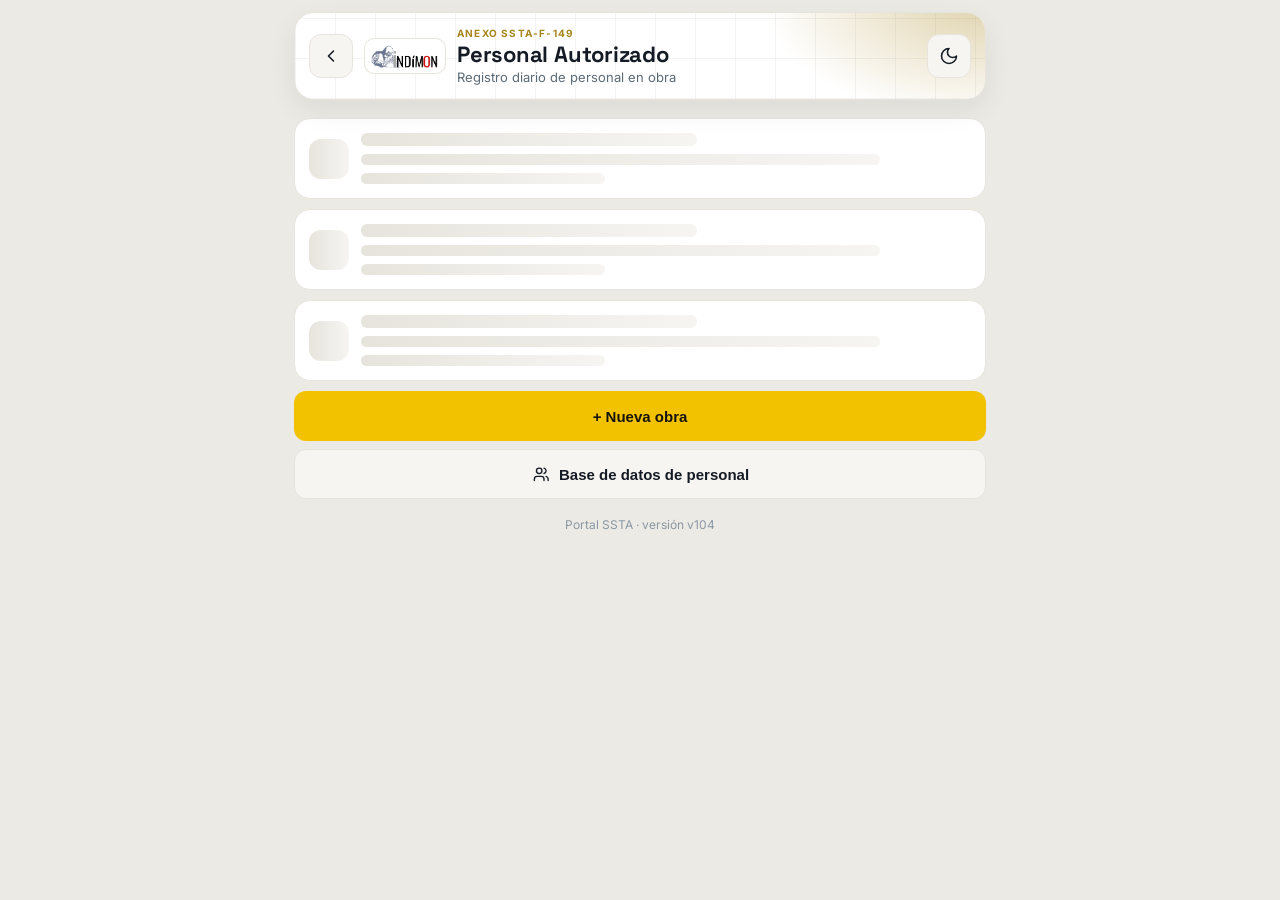
<file: personal-autorizado.html>
<!DOCTYPE html>
<html lang="es">
<head>
<meta charset="UTF-8">
<meta name="viewport" content="width=device-width, initial-scale=1.0">
<title>SSTA-F-149 · Personal Autorizado</title>
<link rel="stylesheet" href="tokens.css">
<link rel="stylesheet" href="common.css">
<style>
:root{
  --amber:var(--ambar-310); --amber-dark:var(--ambar-570); --ink:var(--pizarra-900); --line:var(--pizarra-100); --muted:var(--pizarra-400);
  --ok:var(--verde-570); --warn:var(--rojo-550);
}
*{box-sizing:border-box;}
body{margin:0;background:var(--bg,var(--gris-70));color:var(--ink);font-family:var(--font-family,-apple-system,sans-serif);padding-bottom:120px;}
.wrap{max-width:640px;margin:0 auto;padding:0 14px;}

.hdr{display:block;background:var(--ink);padding:1.4rem 1.2rem 1.1rem;margin:0 -14px 14px;border-radius:0 0 16px 16px;}
.hdr .eyebrow{font-size:10px;letter-spacing:.12em;text-transform:uppercase;color:var(--pizarra-400);margin-bottom:6px;}
.hdr h1{font-family:var(--font-display);font-size:18px;color:var(--blanco);margin:0 0 2px;}
.hdr p{font-size:11.5px;color:var(--pizarra-400);margin:0;}
.hdr a.back{display:inline-block;margin-bottom:10px;font-size:11.5px;color:var(--ambar-310);text-decoration:none;font-weight:600;}

.card{background:var(--paper,var(--blanco));border:1px solid var(--line);border-radius:11px;padding:13px 15px;margin-bottom:10px;}
.card .k{font-size:10px;color:var(--muted);text-transform:uppercase;letter-spacing:.04em;margin-bottom:2px;}
.card .v{font-size:14px;color:var(--ink);font-weight:600;}
.grid2{display:grid;grid-template-columns:1fr 1fr;gap:10px;}
/* iPhone (Safari/Brave): los campos de fecha y hora traen un ancho mínimo propio
   y el texto centrado; se salían de la tarjeta y se montaban sobre el de al lado. */
.grid2{grid-template-columns:minmax(0,1fr) minmax(0,1fr) !important;}
.field input[type=date],.field input[type=time]{-webkit-appearance:none;appearance:none;min-width:0;max-width:100%;width:100%;display:block;text-align:left;}
.field input::-webkit-date-and-time-value{text-align:left;}


.field{margin-bottom:12px;}
.field label{font-size:11px;font-weight:700;color:var(--muted);text-transform:uppercase;display:block;margin-bottom:6px;}
.field input,.field select,.field textarea{width:100%;border:1.5px solid var(--line);border-radius:8px;padding:13px 14px;font-size:16px;min-height:48px;background:var(--gris-10);font-family:inherit;}

.btn{display:block;width:100%;text-align:center;background:var(--ink);color:var(--blanco);font-weight:700;font-size:14px;border:none;border-radius:10px;padding:14px;margin-top:8px;cursor:pointer;}
.btn.amber{background:var(--amber);color:var(--pizarra-900);}
.btn.ghost{background:var(--blanco);border:1.5px solid var(--line);color:var(--ink);}
.btn:disabled{opacity:.55;}

.obra-item{display:block;background:var(--blanco);border:1px solid var(--line);border-radius:12px;padding:13px 15px;margin-bottom:10px;text-decoration:none;color:inherit;border-left:4px solid var(--amber);}
.obra-item .nombre{font-family:var(--font-display);font-weight:700;font-size:14px;color:var(--ink);}
.obra-item .meta{font-size:11.5px;color:var(--muted);margin-top:3px;}
.empty{background:var(--blanco);border:1px solid var(--line);border-radius:14px;padding:2rem;text-align:center;color:var(--muted);font-size:13px;}

.linked-permit{display:flex;align-items:center;gap:8px;padding:7px 0;border-bottom:1px dashed var(--gris-90);}
.linked-permit:last-of-type{border-bottom:none;}
.badge-tipo{display:inline-block;font-size:10px;font-weight:700;background:var(--ambar-70);color:var(--amber-dark);padding:3px 8px;border-radius:20px;flex-shrink:0;}
.code-chip{font-family:var(--font-display);font-size:11px;font-weight:700;background:var(--ink);color:var(--blanco);padding:3px 8px;border-radius:5px;}
.remove-x{margin-left:auto;color:var(--warn);font-size:13px;cursor:pointer;background:none;border:none;}

.picker-item{display:flex;align-items:center;gap:10px;border:1.5px solid var(--line);border-radius:10px;padding:11px 12px;margin-bottom:8px;background:var(--blanco);cursor:pointer;}
.picker-item.selected{border-color:var(--amber);background:var(--arena-20);}
.picker-item .pi-code{font-family:var(--font-display);font-size:12.5px;font-weight:700;}
.picker-item .pi-meta{font-size:10.5px;color:var(--muted);margin-top:1px;}
.picker-item .check{margin-left:auto;color:var(--amber-dark);font-weight:700;}

.worker-row{border:1px solid var(--line);border-radius:12px;padding:12px 12px 10px;margin-bottom:12px;background:var(--gris-10);}
.worker-row input{width:100%;border:1.5px solid var(--gris-90);border-radius:8px;padding:10px 12px;font-size:15px;margin-bottom:8px;background:var(--blanco);min-height:44px;font-family:inherit;}
.worker-row .firma-lbl{font-size:10.5px;font-weight:700;color:var(--muted);text-transform:uppercase;margin:4px 0 6px;display:block;}
.fila-cab{display:flex;align-items:center;justify-content:space-between;gap:10px;margin:-2px 0 10px;}
.fila-cab .fila-n{font-size:11px;font-weight:700;color:var(--muted);text-transform:uppercase;letter-spacing:.05em;}
.btn-quitar{display:inline-flex;align-items:center;gap:5px;flex-shrink:0;border:1.5px solid var(--rojo-160);background:var(--blanco);color:var(--warn);font-size:12.5px;font-weight:700;border-radius:20px;padding:6px 12px;min-height:34px;cursor:pointer;font-family:inherit;}
.btn-quitar:active{background:var(--rojo-50);}
canvas.mini-pad{width:100%;height:170px;border:1.5px dashed var(--arena-250);border-radius:8px;background:var(--blanco);touch-action:none;cursor:crosshair;display:block;}
.sig-actions{display:flex;justify-content:space-between;align-items:center;margin-top:5px;}
.sig-actions button{font-size:11px;border:1px solid var(--line);background:var(--blanco);border-radius:5px;padding:5px 10px;cursor:pointer;color:var(--muted);}
.sig-status{font-size:11px;color:var(--muted);}
.sig-status.signed{color:var(--ok);font-weight:700;}

.day-item{display:block;background:var(--blanco);border:1px solid var(--line);border-left:4px solid var(--amber);border-radius:11px;padding:12px 14px;margin-bottom:9px;text-decoration:none;color:inherit;}
.day-item .row1{display:flex;justify-content:space-between;align-items:center;}
.day-item .fecha{font-family:var(--font-display);font-weight:700;font-size:13.5px;}
.day-item .count{font-size:11px;font-weight:700;background:var(--gris-70);color:var(--pizarra-600);border-radius:20px;padding:3px 9px;}
.day-item .meta{font-size:11.5px;color:var(--muted);margin-top:4px;}

.persona-item{display:flex;align-items:center;gap:10px;background:var(--blanco);border:1px solid var(--line);border-radius:10px;padding:11px 13px;margin-bottom:8px;}
.persona-item .pnombre{font-weight:700;font-size:13px;}
.persona-item .pmeta{font-size:11px;color:var(--muted);margin-top:2px;}
.persona-item .remove-x{margin-left:auto;}

.search-box input{width:100%;border:1.5px solid var(--line);border-radius:10px;padding:12px 14px;font-size:15px;margin-bottom:12px;}
.status-msg{font-size:12px;color:var(--muted);text-align:center;margin-top:10px;min-height:16px;}
.ya-cab{font-family:var(--font-display);font-size:13.5px;font-weight:700;margin:4px 2px 8px;display:flex;justify-content:space-between;}
.ya-cab span{font-size:11px;color:var(--muted);font-weight:600;}
.guardado{display:flex;align-items:center;gap:10px;border:1px solid var(--line);border-radius:12px;padding:10px 12px;margin-bottom:8px;background:var(--blanco);}
.guardado.quitado{opacity:.45;text-decoration:line-through;}
.guardado .gi{flex:1;min-width:0;}
.guardado .gn{font-weight:700;font-size:13px;line-height:1.3;overflow-wrap:anywhere;}
.guardado .gm{font-size:11px;color:var(--muted);}
.guardado img{height:34px;width:72px;object-fit:contain;flex-shrink:0;}
.guardado .sf{font-size:10.5px;font-weight:700;color:var(--ok);}
.guardado .sf.no{color:var(--warn);}
.verif-ok{background:var(--verde-50);border:1px solid var(--verde-150);color:var(--verde-670);border-radius:10px;padding:10px 12px;font-size:12.5px;line-height:1.45;margin-bottom:10px;display:flex;gap:10px;align-items:center;}
.verif-ok img{height:36px;width:80px;object-fit:contain;background:var(--blanco);border-radius:6px;}
.aviso-info{background:var(--pizarra-50);border:1px solid var(--pizarra-160);color:var(--azul-700);border-radius:10px;padding:10px 12px;font-size:12px;line-height:1.45;margin-bottom:10px;}
.aviso-fallo{background:var(--rojo-50);border:1px solid var(--rojo-160);color:var(--rojo-700);border-radius:10px;padding:11px 13px;font-size:12px;line-height:1.45;text-align:left;margin-bottom:10px;}
.day-item .btn-pdf{margin-top:9px;width:100%;font-size:12px;font-weight:700;border:1.5px solid var(--line);background:var(--blanco);color:var(--ink);border-radius:8px;padding:9px;cursor:pointer;}
.hp-anexo{padding-top:1px;}
.hp-anexo .hp-permisos td{height:auto;padding:3px 4px;}
.hp-anexo .hp-personal td{height:34px;}
.hp-anexo .hp-personal .firma img{max-height:30px;}
.hp-anexo .firma-verif{text-align:center;vertical-align:middle;height:52px;}
.hp-anexo .firma-verif img{max-height:46px;max-width:100%;}
.hp-anexo .sin-firma{font-size:7px;color:var(--gris-450);font-style:italic;}
.hp-anexo .hp-cab .hp-tit{font-size:11.5px;}
.version-portal{font-size:10.5px;color:var(--muted);text-align:center;margin:18px 0 0;}
.hint{font-size:11px;color:var(--muted);text-align:center;margin:6px 0 12px;}
.screen{display:none;}
.screen.active{display:block;}
</style>
<link rel="stylesheet" href="portal-ui.css">
<script src="portal-ui.js"></script>
<link rel="stylesheet" href="ui-extra.css">
<script src="ui-extra.js"></script>
</head>
<body>
<div class="wrap">

<!-- ═══════ LANDING: lista de obras ═══════ -->
<div class="screen active" id="screenLanding">
  <div class="hdr" style="display:block;">
    <a class="back" href="index.html">← Volver al portal</a>
    <div class="marca-titulo"><span class="marca" role="img" aria-label="INDIMON"></span><div><div class="eyebrow">Anexo SSTA-F-149</div>
    <h1>Personal Autorizado</h1>
    <p>Registro diario de personal en obra</p></div></div>
  </div>
  <div id="obrasList"></div>
  <button class="btn amber" id="btnNuevaObra">+ Nueva obra</button>
  <button class="btn ghost" id="btnBaseDatos">👥 Base de datos de personal</button>
  <div class="version-portal" id="versionPortal">Portal SSTA · versión v104</div>
</div>

<!-- ═══════ BASE DE DATOS DE PERSONAL ═══════ -->
<div class="screen" id="screenPersonal">
  <div class="hdr">
    <a class="back" href="#" id="backFromPersonal">← Volver</a>
    <div class="eyebrow">Base de datos</div>
    <h1>Personal</h1>
    <p>Se llena una vez, se reutiliza con autocompletar</p>
  </div>
  <div class="card">
    <div class="k" style="margin-bottom:8px;">Agregar / actualizar persona</div>
    <div class="field"><label>Nombre completo</label><input type="text" id="perNombre"></div>
    <div class="field"><label>Cédula</label><input type="text" id="perCedula" inputmode="numeric"></div>
    <div class="field"><label>Cargo</label><input type="text" id="perCargo"></div>
    <button class="btn amber" id="btnGuardarPersona">Guardar en la base de datos</button>
    <div class="status-msg" id="personalStatus"></div>
  </div>
  <div id="personalList"></div>
</div>


<!-- ═══════ CREAR OBRA ═══════ -->
<div class="screen" id="screenCrearObra">
  <div class="hdr">
    <a class="back" href="#" id="backFromCrear">← Cancelar</a>
    <div class="eyebrow">Anexo SSTA-F-149</div>
    <h1>Nueva obra</h1>
    <p>Se crea una sola vez, se usa todos los días</p>
  </div>
  <div class="field"><label>Nombre de la obra</label><input type="text" id="obraNombre" placeholder="Ej. Mantenimiento planta Norte"></div>
  <div class="field"><label>Área</label><input type="text" id="obraArea" placeholder="Ej. Zona de tanques — Bloque C"></div>
  <div class="grid2">
    <div class="field"><label>Fecha de inicio</label><input type="date" id="obraFechaInicio"></div>
    <div class="field"><label>Fecha de finalización</label><input type="date" id="obraFechaFin"></div>
  </div>
  <button class="btn amber" id="btnGuardarObra">Crear obra</button>
  <div class="status-msg" id="crearObraStatus"></div>
</div>

<!-- ═══════ DETALLE DE OBRA ═══════ -->
<div class="screen" id="screenObra">
  <div class="hdr">
    <a class="back" href="#" id="backFromObra">← Todas las obras</a>
    <div class="eyebrow">Anexo SSTA-F-149</div>
    <h1 id="obraDetNombre">—</h1>
    <p id="obraDetArea">—</p>
  </div>
  <div class="grid2">
    <div class="card"><div class="k">Inicio</div><div class="v" id="obraDetInicio">—</div></div>
    <div class="card"><div class="k">Fin previsto</div><div class="v" id="obraDetFin">—</div></div>
  </div>
  <div class="card">
    <div class="k">Permiso(s) de trabajo vinculados</div>
    <div id="permisosVinculadosList" style="margin-top:6px;"></div>
    <button class="btn ghost" id="btnVincularPermiso" style="font-size:11.5px;padding:9px;">+ Vincular permiso o ATS abierto</button>
  </div>
  <button class="btn amber" id="btnRegistrarHoy">✍️ Registrar personal de hoy</button>
  <button class="btn ghost" id="btnVerHistorial">📅 Ver historial por día</button>
</div>

<!-- ═══════ VINCULAR PERMISO (picker) ═══════ -->
<div class="screen" id="screenPicker">
  <div class="hdr">
    <a class="back" href="#" id="backFromPicker">← Cancelar</a>
    <div class="eyebrow">Anexo SSTA-F-149</div>
    <h1>Vincular permiso o ATS</h1>
    <p>Selecciona de los permisos y ATS abiertos ahora</p>
  </div>
  <div class="search-box"><input type="text" id="pickerSearch" placeholder="Buscar por código, tipo o área…"></div>
  <div id="pickerList"></div>
  <div class="status-msg" id="pickerStatus">Buscando permisos y ATS abiertos…</div>
  <button class="btn amber" id="btnConfirmarPicker">Confirmar selección</button>
</div>

<!-- ═══════ REGISTRO DEL DÍA ═══════ -->
<div class="screen" id="screenRegistro">
  <div class="hdr">
    <a class="back" href="#" id="backFromRegistro">← Volver</a>
    <div class="eyebrow" id="registroFechaLabel">—</div>
    <h1>Personal de hoy</h1>
    <p id="registroObraNombre">—</p>
  </div>
  <div id="registroPermisosChips" style="margin-bottom:10px;"></div>
  <div class="field"><label>Fecha del registro</label><input type="date" id="registroFecha"></div>
  <div id="yaRegistrados"></div>
  <div class="hint">💡 Trae la gente del ATS o copia la lista del último registro, y solo ajusta lo que cambió</div>
  <div class="grid2">
    <button class="btn ghost" id="btnTraerAts" style="font-size:12.5px;padding:12px 8px;">🧭 Traer del ATS</button>
    <button class="btn ghost" id="btnCopiarAyer" style="font-size:12.5px;padding:12px 8px;">📋 Copiar último registro</button>
  </div>

  <div id="trabajadoresList"></div>
  <button class="btn ghost" id="btnAgregarTrabajador" style="font-size:13px;">+ Agregar otra persona</button>

  <div class="card" style="margin-top:16px;">
    <div class="k" style="margin-bottom:8px;">Verificado y aprobado por</div>
    <div id="verifActual"></div>
    <div class="field"><label>Nombre</label><input type="text" id="verifNombre" autocomplete="off" placeholder="Nombre completo (escribe para buscar)"></div>
    <div class="field"><label>Cédula</label><input type="text" id="verifCedula" inputmode="numeric"></div>
    <div class="field"><label>Firma del verificador</label>
      <canvas class="mini-pad" id="padVerificador"></canvas>
      <div class="sig-actions">
        <button type="button" data-clear="padVerificador">Borrar firma</button>
        <button type="button" data-undo="padVerificador">Deshacer trazo</button>
        <span class="sig-status" id="status_padVerificador">Sin firmar</span>
      </div>
    </div>
  </div>

  <button class="btn amber" id="btnGuardarRegistro">Guardar registro</button>
  <div class="status-msg" id="registroStatus"></div>
</div>

<!-- ═══════ HISTORIAL ═══════ -->
<div class="screen" id="screenHistorial">
  <div class="hdr">
    <a class="back" href="#" id="backFromHistorial">← Volver</a>
    <div class="eyebrow">Anexo SSTA-F-149</div>
    <h1>Historial</h1>
    <p id="historialObraNombre">—</p>
  </div>
  <div id="historialList"></div>
</div>

</div>

<script src="config.js"></script>
<script src="common.js"></script>
<script>
OfflineBanner.init();
OutboxBadge.init();
// Reintenta lo pendiente al cargar la página — antes esto solo pasaba en los
// 5 permisos; si algo quedaba en cola desde este anexo, se quedaba esperando
// a que alguien abriera OTRA página del portal para poder enviarse.
if (typeof Outbox !== 'undefined') Outbox.flush();
if (typeof UpdateManager !== 'undefined') UpdateManager.init();

// URL fija del backend en Google Apps Script (Anexo SSTA-F-149) — centralizada en config.js
const FIXED_WEBAPP_URL = PORTAL_CONFIG.BACKENDS.personal.url;
const API_TOKEN = PORTAL_CONFIG.API_TOKEN;
function getWebAppUrl(){ return FIXED_WEBAPP_URL; }

// Mismos backends usados en el dashboard, para el buscador de permisos abiertos.
const PERMIT_BACKENDS = getPermitBackends(false);

/* ================= PADS DE FIRMA =================
   Antes este anexo tenía su propia copia de esta lógica (idéntica a la de
   permiso-core.js). Ahora usa el mismo módulo compartido (SignaturePad,
   en common.js) que usan los 4 permisos "gemelos" — un arreglo futuro en
   el lienzo de firma (como el de firmas invisibles al restaurar varias
   de golpe) queda hecho para los dos a la vez, no hay que acordarse de
   repetirlo aquí a mano. */
const sigMgr = SignaturePad.createManager({ signedLabel: 'Firmado', unsignedLabel: 'Sin firmar' });
const pads = sigMgr.pads;
const setupPad = sigMgr.setup;
document.addEventListener('click', e=>{
  const btn=e.target.closest('button[data-clear]'); if(btn){ pads[btn.dataset.clear] && pads[btn.dataset.clear].clear(); return; }
  const ubtn=e.target.closest('button[data-undo]'); if(ubtn){ pads[ubtn.dataset.undo] && pads[ubtn.dataset.undo].undo(); return; }
});
sigMgr.bindOrientationChange();

/* ================= BASE DE DATOS DE PERSONAL ================= */
let personalCache = []; // [{cedula, nombre, cargo}]
async function cargarPersonal(){
  const listEl = document.getElementById('personalList');
  listEl.innerHTML = '<div class="status-msg">Cargando…</div>';
  try{
    const res = await fetchWithRetry(FIXED_WEBAPP_URL + '?action=listPersonal&token=' + encodeURIComponent(PORTAL_CONFIG.API_TOKEN));
    const data = await res.json();
    personalCache = (data.ok && data.personal) ? data.personal : [];
    renderPersonalList();
  }catch(err){
    listEl.innerHTML = '<div class="empty">No se pudo cargar. Verifique su conexión.</div>';
  }
}
function renderPersonalList(){
  const listEl = document.getElementById('personalList');
  if(!personalCache.length){ listEl.innerHTML = '<div class="empty">Aún no hay personal registrado.</div>'; return; }
  listEl.innerHTML = personalCache.map(p=>`
    <div class="persona-item">
      <div><div class="pnombre">${esc(p.nombre)}</div><div class="pmeta">CC ${esc(p.cedula)}${p.cargo?' · '+esc(p.cargo):''}</div></div>
      <button class="remove-x" data-cedula="${esc(p.cedula)}" title="Eliminar">✕</button>
    </div>`).join('');
  listEl.querySelectorAll('.remove-x').forEach(btn=>{
    btn.addEventListener('click', async ()=>{
      if(!confirm('¿Eliminar a esta persona de la base de datos?')) return;
      try{
        await fetchWithRetry(FIXED_WEBAPP_URL, {
          method:'POST', headers:{'Content-Type':'text/plain;charset=utf-8'},
          body: JSON.stringify({ action:'eliminarPersona', cedula: btn.dataset.cedula, token: PORTAL_CONFIG.API_TOKEN })
        });
      }catch(err){}
      cargarPersonal();
    });
  });
}
document.getElementById('btnGuardarPersona').addEventListener('click', async ()=>{
  const nombre = document.getElementById('perNombre').value.trim();
  const cedula = document.getElementById('perCedula').value.trim();
  const cargo = document.getElementById('perCargo').value.trim();
  const statusEl = document.getElementById('personalStatus');
  if(!nombre || !cedula){ statusEl.textContent = 'Nombre y cédula son obligatorios.'; return; }
  statusEl.textContent = 'Guardando…';
  try{
    const res = await fetchWithRetry(FIXED_WEBAPP_URL, {
      method:'POST', headers:{'Content-Type':'text/plain;charset=utf-8'},
      body: JSON.stringify({ action:'guardarPersona', nombre, cedula, cargo, token: PORTAL_CONFIG.API_TOKEN })
    });
    const json = await res.json();
    if(!json.ok){ statusEl.textContent = json.error || 'No se pudo guardar.'; return; }
    document.getElementById('perNombre').value=''; document.getElementById('perCedula').value=''; document.getElementById('perCargo').value='';
    statusEl.textContent = '✓ Guardado.';
    cargarPersonal();
  }catch(err){
    statusEl.textContent = 'No se pudo conectar. Verifique su conexión.';
  }
});

/* ================= AUTOCOMPLETAR DE PERSONAL (propio, no usa <datalist> —
   el datalist nativo del navegador casi no funciona en Safari de iPhone) ================= */
function attachPersonalAutocomplete(inputEl, onSelect){
  let box = null;
  function cerrar(){ if(box){ box.remove(); box=null; } }
  function abrir(){
    cerrar();
    const q = inputEl.value.trim().toLowerCase();
    if(!q) return;
    const matches = personalCache.filter(p=>p.nombre.toLowerCase().includes(q)).slice(0,6);
    if(!matches.length) return;
    box = document.createElement('div');
    box.className = 'autocomplete-box';
    const rect = inputEl.getBoundingClientRect();
    box.style.position = 'absolute';
    box.style.left = (rect.left + window.scrollX) + 'px';
    box.style.top = (rect.bottom + window.scrollY + 2) + 'px';
    box.style.width = rect.width + 'px';
    matches.forEach(p=>{
      const item = document.createElement('div');
      item.className = 'autocomplete-item';
      item.innerHTML = `<b>${esc(p.nombre)}</b><span>CC ${esc(p.cedula)}${p.cargo?' · '+esc(p.cargo):''}</span>`;
      item.addEventListener('mousedown', e=>{ e.preventDefault(); onSelect(p); cerrar(); });
      box.appendChild(item);
    });
    document.body.appendChild(box);
  }
  inputEl.addEventListener('input', abrir);
  inputEl.addEventListener('focus', abrir);
  inputEl.addEventListener('blur', ()=> setTimeout(cerrar, 150));
  window.addEventListener('scroll', cerrar, true);
}

/* ================= NAVEGACIÓN ================= */
function showScreen(id){
  document.querySelectorAll('.screen').forEach(s=>s.classList.remove('active'));
  document.getElementById(id).classList.add('active');
  window.scrollTo(0,0);
}
document.getElementById('backFromCrear').addEventListener('click', e=>{ e.preventDefault(); showScreen('screenLanding'); });
document.getElementById('backFromObra').addEventListener('click', e=>{ e.preventDefault(); cargarObras(); showScreen('screenLanding'); });
document.getElementById('backFromPicker').addEventListener('click', e=>{ e.preventDefault(); showScreen('screenObra'); });
document.getElementById('backFromRegistro').addEventListener('click', e=>{ e.preventDefault(); showScreen('screenObra'); });
document.getElementById('backFromHistorial').addEventListener('click', e=>{ e.preventDefault(); showScreen('screenObra'); });
document.getElementById('backFromPersonal').addEventListener('click', e=>{ e.preventDefault(); showScreen('screenLanding'); });
document.getElementById('btnBaseDatos').addEventListener('click', ()=>{ showScreen('screenPersonal'); cargarPersonal(); });

/* ================= ESTADO ================= */
let currentObra = null; // {obraId, nombre, area, fechaInicio, fechaFin, permisos:[{code,tipo,archivo}]}
let trabajadorCounter = 0;

/* ================= LANDING: listar obras ================= */
let obrasCache = [];
async function cargarObras(){
  const listEl = document.getElementById('obrasList');
  listEl.innerHTML = window.UX ? UX.esqueleto(3, 'Cargando obras…') : '<div class="status-msg">Cargando obras…</div>';
  try{
    const res = await fetchWithRetry(FIXED_WEBAPP_URL + '?action=listObras&token=' + encodeURIComponent(PORTAL_CONFIG.API_TOKEN));
    const data = await res.json();
    obrasCache = (data.ok && Array.isArray(data.obras)) ? data.obras : [];
    if(!data.ok) throw new Error(data.error || 'el servidor no devolvió las obras');
    if(!data.obras.length){
      listEl.innerHTML = '<div class="empty">Aún no hay obras registradas. Crea la primera con el botón de abajo.</div>';
      return;
    }
    listEl.innerHTML = data.obras.map(o=>`
      <a class="obra-item" href="#" data-obra-id="${esc(o.obraId)}">
        <div class="nombre">${esc(o.nombre)}</div>
        <div class="meta">${o.area ? esc(o.area) : ''} ${o.fechaInicio ? '· Desde '+esc(o.fechaInicio) : ''}</div>
      </a>`).join('');
    listEl.querySelectorAll('.obra-item').forEach(el=>{
      el.addEventListener('click', e=>{
        e.preventDefault();
        const obra = data.obras.find(o=>o.obraId===el.dataset.obraId);
        abrirObra(obra);
      });
    });
  }catch(err){
    if (window.UX) UX.pintarEstado(listEl, 'error', 'No se pudieron cargar las obras', 'Verifique su conexión e intente de nuevo.', 'Reintentar', cargarObras);
    else listEl.innerHTML = '<div class="empty">No se pudo conectar. Verifique su conexión e intente de nuevo.</div>';
  }
}
document.getElementById('btnNuevaObra').addEventListener('click', ()=> showScreen('screenCrearObra'));

/* ================= CREAR OBRA ================= */
document.getElementById('btnGuardarObra').addEventListener('click', async ()=>{
  const nombre = document.getElementById('obraNombre').value.trim();
  const area = document.getElementById('obraArea').value.trim();
  const fechaInicio = document.getElementById('obraFechaInicio').value;
  const fechaFin = document.getElementById('obraFechaFin').value;
  if(!nombre){ document.getElementById('crearObraStatus').textContent = 'El nombre de la obra es obligatorio.'; return; }
  const btn = document.getElementById('btnGuardarObra');
  btn.disabled = true;
  document.getElementById('crearObraStatus').textContent = 'Guardando…';
  const r = await crearObraEnServidor(nombre, area, fechaInicio, fechaFin);
  btn.disabled = false;
  if (r.error){ document.getElementById('crearObraStatus').textContent = r.error; return; }
  abrirObra(r.obra);
});
async function crearObraEnServidor(nombre, area, fechaInicio, fechaFin){
  try{
    const res = await fetchWithRetry(FIXED_WEBAPP_URL, {
      method:'POST', headers:{'Content-Type':'text/plain;charset=utf-8'},
      body: JSON.stringify({ action:'crearObra', nombre, area, fechaInicio, fechaFin, permisos:[], token: PORTAL_CONFIG.API_TOKEN })
    });
    const json = await res.json();
    if(!json.ok) return { error: json.error || 'No se pudo crear la obra.' };
    return { obra: { obraId: json.obraId, nombre, area, fechaInicio, fechaFin, permisos: [] } };
  }catch(err){
    return { error: 'No se pudo conectar. Verifique su conexión e intente de nuevo.' };
  }
}

/* ================= DETALLE DE OBRA ================= */
function abrirObra(obra){
  currentObra = obra;
  document.getElementById('obraDetNombre').textContent = obra.nombre;
  document.getElementById('obraDetArea').textContent = obra.area || 'Sin área especificada';
  document.getElementById('obraDetInicio').textContent = obra.fechaInicio || '—';
  document.getElementById('obraDetFin').textContent = obra.fechaFin || '—';
  renderPermisosVinculados();
  showScreen('screenObra');
}
function renderPermisosVinculados(){
  const cont = document.getElementById('permisosVinculadosList');
  const permisos = currentObra.permisos || [];
  if(!permisos.length){ cont.innerHTML = '<div style="font-size:12px;color:var(--muted);padding:4px 0;">Ningún permiso vinculado todavía.</div>'; return; }
  cont.innerHTML = permisos.map((p,i)=>`
    <div class="linked-permit">
      <span class="badge-tipo">${p.icono||''} ${p.tipo}</span>
      <span class="code-chip">${esc(p.code)}</span>
      <button class="remove-x" data-idx="${i}" title="Quitar">✕</button>
    </div>`).join('');
  cont.querySelectorAll('.remove-x').forEach(btn=>{
    btn.addEventListener('click', async ()=>{
      currentObra.permisos.splice(parseInt(btn.dataset.idx,10),1);
      renderPermisosVinculados();
      await guardarPermisosVinculados();
    });
  });
}
async function guardarPermisosVinculados(){
  try{
    await fetchWithRetry(FIXED_WEBAPP_URL, {
      method:'POST', headers:{'Content-Type':'text/plain;charset=utf-8'},
      body: JSON.stringify({ action:'vincularPermisos', obraId: currentObra.obraId, permisos: currentObra.permisos, token: PORTAL_CONFIG.API_TOKEN })
    });
  }catch(err){ /* si falla, queda igual en el siguiente intento; no es crítico bloquear la UI aquí */ }
}

/* ================= PICKER DE PERMISOS ABIERTOS ================= */
let permisosAbiertosCache = [];
let seleccionPicker = [];
/* Busca lo que está ABIERTO en los 5 permisos y en el ATS.
   ANTES: se consultaba un servidor detrás de otro (con Apps Script "dormido"
   eran 15-40 s en "Cargando…"), cualquier servidor que fallara se omitía en
   silencio y al final decía "No hay permisos abiertos" aunque sí los hubiera,
   y se usaba el token capturado al abrir la página (no la clave vigente).
   AHORA: todos a la vez, con límite de tiempo, y si alguno no respondió se
   dice cuál y por qué, con botón para reintentar. */
function conLimite(promesa, ms){
  return Promise.race([promesa, new Promise((_,rej)=>setTimeout(()=>rej(new Error('tardó más de '+Math.round(ms/1000)+' s')), ms))]);
}
async function consultarAbiertos(backend, esAts){
  const url = backend.url + '?' + (backend.listQuery || 'list=1') + '&token=' + encodeURIComponent(PORTAL_CONFIG.API_TOKEN);
  const res = await conLimite(fetchWithRetry(url), 25000);
  const texto = await res.text();
  let data;
  try{ data = JSON.parse(texto); }
  catch(e){ throw new Error('respondió con una página en vez de datos (¿despliegue privado o URL cambiada?)'); }
  if(!data || !data.ok || !Array.isArray(data.rows)){
    throw new Error(ClavePortal.esErrorDeClave(data) ? 'no aceptó la clave del portal de este equipo' : 'respondió con error: ' + ((data && data.error) || 'sin detalle'));
  }
  const abiertos = esAts
    ? data.rows.filter(r=>String(r.estado||'ABIERTO').toUpperCase() !== 'CERRADO')
    : data.rows.filter(r=>String(r.status||'').trim().toUpperCase() === 'ABIERTO');
  return abiertos.map(r=>({
    code: String(r.code || r.permitCode || r.atsCode || ''),
    tipo: esAts ? 'ATS' : backend.nombre, icono: backend.icono, archivo: backend.archivo,
    area: String(r.sitio || r.area || (esAts ? r.trabajo : '') || ''),
    openedAt: r.openedAt || r.createdAt || r.updatedAt || null
  })).filter(p=>p.code);
}
async function cargarPermisosAbiertos(){
  const statusEl = document.getElementById('pickerStatus');
  const listEl = document.getElementById('pickerList');
  statusEl.innerHTML = window.UX ? '' : 'Buscando permisos y ATS abiertos…';
  listEl.innerHTML = window.UX ? UX.esqueleto(3, 'Buscando permisos y ATS abiertos…') : '';
  permisosAbiertosCache = [];
  const fuentes = PERMIT_BACKENDS.map(b=>({ backend:b, esAts:false }));
  const ats = PORTAL_CONFIG.BACKENDS.ats;
  if(ats && ats.url) fuentes.push({ backend:ats, esAts:true });
  const resultados = await Promise.allSettled(fuentes.map(f=>consultarAbiertos(f.backend, f.esAts)));
  const fallidos = [];
  resultados.forEach((r,i)=>{
    if(r.status === 'fulfilled') permisosAbiertosCache.push(...r.value);
    else fallidos.push({ nombre: fuentes[i].backend.nombre, motivo: (r.reason && r.reason.message) || 'sin conexión' });
  });
  permisosAbiertosCache.sort((a,b)=>String(b.openedAt||'').localeCompare(String(a.openedAt||'')));
  let msg = '';
  if(fallidos.length){
    msg = '<div class="aviso-fallo">⚠️ No se pudo consultar: ' +
      fallidos.map(f=>'<b>'+esc(f.nombre)+'</b> ('+esc(f.motivo)+')').join(', ') +
      '. Puede haber permisos abiertos que no aparecen aquí.' +
      '<button type="button" class="btn ghost" id="btnReintentarPicker" style="margin-top:8px;padding:9px;font-size:12px;">↻ Reintentar</button></div>';
  } else if(!permisosAbiertosCache.length){
    msg = 'No hay permisos ni ATS abiertos en este momento.';
  }
  statusEl.innerHTML = msg;
  listEl.innerHTML = '';
  const btnR = document.getElementById('btnReintentarPicker');
  if(btnR) btnR.addEventListener('click', cargarPermisosAbiertos);
  renderPicker();
}
document.getElementById('btnVincularPermiso').addEventListener('click', ()=>{
  showScreen('screenPicker');
  seleccionPicker = [];
  document.getElementById('pickerSearch').value = '';
  cargarPermisosAbiertos();
});
function renderPicker(){
  const q = document.getElementById('pickerSearch').value.trim().toLowerCase();
  const yaVinculados = (currentObra.permisos||[]).map(p=>p.code);
  let items = permisosAbiertosCache.filter(p=>!yaVinculados.includes(p.code));
  if(q) items = items.filter(p=> [p.code, p.tipo, p.area].some(v=>String(v||'').toLowerCase().includes(q)));
  const listEl = document.getElementById('pickerList');
  if(!permisosAbiertosCache.length){ listEl.innerHTML = ''; return; } // el motivo ya está en pickerStatus
  if(!items.length){ listEl.innerHTML = '<div class="empty">' + (q ? 'No hay coincidencias.' : 'Todos los abiertos ya están vinculados a esta obra.') + '</div>'; return; }
  listEl.innerHTML = items.map(p=>{
    const sel = seleccionPicker.includes(p.code);
    return `<div class="picker-item ${sel?'selected':''}" data-code="${esc(p.code)}">
      <span class="badge-tipo">${p.icono} ${p.tipo}</span>
      <div><div class="pi-code">${esc(p.code)}</div><div class="pi-meta">${p.area?esc(p.area):'Sin área'}</div></div>
      ${sel?'<span class="check">✓</span>':''}
    </div>`;
  }).join('');
  listEl.querySelectorAll('.picker-item').forEach(el=>{
    el.addEventListener('click', ()=>{
      const code = el.dataset.code;
      const idx = seleccionPicker.indexOf(code);
      if(idx===-1) seleccionPicker.push(code); else seleccionPicker.splice(idx,1);
      renderPicker();
    });
  });
}
document.getElementById('pickerSearch').addEventListener('input', renderPicker);
document.getElementById('btnConfirmarPicker').addEventListener('click', async ()=>{
  const nuevos = permisosAbiertosCache.filter(p=>seleccionPicker.includes(p.code));
  currentObra.permisos = (currentObra.permisos||[]).concat(nuevos);
  renderPermisosVinculados();
  await guardarPermisosVinculados();
  showScreen('screenObra');
});


/* ================= AUTOGUARDADO DEL REGISTRO (con firmas) =================
   El registro del día se respalda en este celular (por obra y fecha) al
   escribir, al firmar y al salir/bloquear la pantalla: personas, firmas de
   cada una, verificador y su firma, y a quién se quitó. Se recupera solo al
   volver a abrir el registro y se borra cuando el registro se guarda (o queda
   en la cola de envíos). */
let borradorRegListo = false;
function claveBorradorReg_(){
  if (!currentObra) return null;
  return 'ssta-pa-borrador:' + currentObra.obraId + ':' + (document.getElementById('registroFecha').value || '');
}
function recogerBorradorReg_(){
  const trabajadores = [];
  document.querySelectorAll('#trabajadoresList .worker-row').forEach(row=>{
    const n = row.dataset.n;
    const t = { nombre: document.getElementById('trNombre'+n).value, cedula: document.getElementById('trCedula'+n).value,
                cargo: document.getElementById('trCargo'+n).value, firma: pads['padTr'+n] ? pads['padTr'+n].getDataUrl() : null };
    if (t.nombre.trim() || t.cedula.trim() || t.firma) trabajadores.push(t);
  });
  return { v:1, trabajadores,
    verifNombre: document.getElementById('verifNombre').value, verifCedula: document.getElementById('verifCedula').value,
    verifFirma: pads['padVerificador'] ? pads['padVerificador'].getDataUrl() : null,
    quitar: [...quitarAnexo] };
}
function guardarBorradorRegYa_(){
  try{
    if (!borradorRegListo || !currentObra || !document.getElementById('screenRegistro').classList.contains('active')) return;
    const k = claveBorradorReg_(); if (!k) return;
    const b = recogerBorradorReg_();
    if (!b.trabajadores.length && !b.verifNombre.trim() && !b.verifFirma && !b.quitar.length){ try{ localStorage.removeItem(k); }catch(e){} return; }
    if (DraftStore.save(k, b)) marcarAutoguardadoReg_();
  }catch(e){ console.error('Autoguardado del registro falló:', e); }
}
function borrarBorradorReg_(fecha){
  try{ if (currentObra) localStorage.removeItem('ssta-pa-borrador:' + currentObra.obraId + ':' + (fecha || document.getElementById('registroFecha').value || '')); }catch(e){}
}
let tBorradorReg = null;
function guardarBorradorRegPronto_(){ clearTimeout(tBorradorReg); tBorradorReg = setTimeout(guardarBorradorRegYa_, 500); }
function marcarAutoguardadoReg_(){
  const st = document.getElementById('registroStatus');
  if (!st || (st.textContent && !/Autoguardado|recuperó/.test(st.textContent))) return; // no pisa otros mensajes
  const d = new Date();
  st.textContent = '💾 Autoguardado ' + String(d.getHours()).padStart(2,'0') + ':' + String(d.getMinutes()).padStart(2,'0');
}
function restaurarBorradorReg_(){
  const k = claveBorradorReg_(); if (!k) return false;
  const d = DraftStore.load(k), b = d && d.data;
  if (!b || b.v !== 1) return false;
  // Solo si el usuario no empezó a escribir mientras cargaba el día.
  const hayAlgo = [...document.querySelectorAll('#trabajadoresList .worker-row')].some(r=>document.getElementById('trNombre'+r.dataset.n).value.trim());
  if (hayAlgo) return false;
  if ((b.trabajadores || []).length){
    document.getElementById('trabajadoresList').innerHTML = '';
    Object.keys(pads).forEach(x=>{ if (/^padTr/.test(x)) delete pads[x]; });
    b.trabajadores.forEach(t=> agregarTrabajadorRow(t));
  }
  (b.quitar || []).forEach(x=>quitarAnexo.add(x));
  renderYaRegistrados();
  if (b.verifNombre) document.getElementById('verifNombre').value = b.verifNombre;
  if (b.verifCedula) document.getElementById('verifCedula').value = b.verifCedula;
  if (b.verifFirma && pads['padVerificador']) setTimeout(()=>{ pads['padVerificador'].refreshSize(); pads['padVerificador'].setDataUrl(b.verifFirma); }, 150);
  document.getElementById('registroStatus').textContent = '💾 Se recuperó lo que quedó sin guardar (' + formatSavedAt(d.savedAt) + '), con las firmas.';
  return true;
}
['input','change','pointerup','touchend','click'].forEach(ev=> document.getElementById('screenRegistro').addEventListener(ev, guardarBorradorRegPronto_, true));
window.addEventListener('pagehide', guardarBorradorRegYa_);
document.addEventListener('visibilitychange', ()=>{ if (document.hidden) guardarBorradorRegYa_(); });

/* ================= REGISTRO DEL DÍA ================= */
document.getElementById('btnRegistrarHoy').addEventListener('click', ()=> abrirRegistroHoy());
async function abrirRegistroHoy(){
  borradorRegListo = false;
  if(!personalCache.length) await cargarPersonal();
  document.getElementById('registroObraNombre').textContent = currentObra.nombre;
  document.getElementById('registroPermisosChips').innerHTML = (currentObra.permisos||[])
    .map(p=>`<span class="badge-tipo">${p.icono||''} ${esc(p.code)}</span> `).join('') ||
    '<span style="font-size:11.5px;color:var(--muted);">Sin permiso vinculado</span>';
  // Fecha LOCAL: toISOString() da la fecha en UTC, y en Colombia (UTC-5)
  // desde las 7 p.m. ponía la fecha de MAÑANA en el registro.
  const ahora = new Date(); ahora.setMinutes(ahora.getMinutes() - ahora.getTimezoneOffset());
  const hoy = ahora.toISOString().slice(0,10);
  document.getElementById('registroFecha').value = hoy;
  actualizarEtiquetaFecha();
  document.getElementById('trabajadoresList').innerHTML = '';
  Object.keys(pads).forEach(k=>{ if (/^padTr/.test(k)) delete pads[k]; });
  trabajadorCounter = 0;
  agregarTrabajadorRow();
  const cargaDia = cargarRegistroDelDia();
  document.getElementById('verifNombre').value=''; document.getElementById('verifCedula').value='';
  // El recuadro de firma del verificador NUNCA se inicializaba (solo los de
  // los trabajadores, que se crean con agregarTrabajadorRow): se veía, pero no
  // dibujaba, y el guardado quedaba bloqueado en "Falta la firma del
  // verificador". setup() no duplica listeners si ya estaba listo; clear()
  // evita que la firma del registro anterior pase al de hoy.
  const padVerif = document.getElementById('padVerificador');
  setupPad(padVerif);
  if (pads.padVerificador) pads.padVerificador.clear();
  attachPersonalAutocomplete(document.getElementById('verifNombre'), persona=>{
    document.getElementById('verifNombre').value = persona.nombre;
    document.getElementById('verifCedula').value = persona.cedula;
  });
  document.getElementById('registroStatus').textContent='';
  showScreen('screenRegistro');
  setTimeout(()=>{ document.querySelectorAll('#screenRegistro canvas.mini-pad').forEach(c=>{ if(pads[c.id]) pads[c.id].refreshSize(); }); }, 50);
  await cargaDia;
  restaurarBorradorReg_();
  borradorRegListo = true;
}
document.getElementById('registroFecha').addEventListener('change', ()=>{ actualizarEtiquetaFecha(); cargarRegistroDelDia(); });

/* ---------- lo que YA está registrado ese día ----------
   El registro del día se SUMA en el servidor: aquí se muestra quién ya está
   (con su firma), para agregar solo a quien falta (llegó tarde, lo registró
   otro supervisor…) y, si hace falta, quitar a alguien. */
let registroExistente = null;   // null = no se sabe (sin conexión)
let quitarAnexo = new Set();
function claveP(p){ const c = String((p && p.cedula) || '').replace(/[^0-9A-Za-z]/g,''); return c ? 'C:'+c : 'N:'+String((p && p.nombre) || '').trim().toUpperCase().replace(/\s+/g,' '); }
async function cargarRegistroDelDia(){
  const fecha = document.getElementById('registroFecha').value;
  const cont = document.getElementById('yaRegistrados');
  registroExistente = null; quitarAnexo = new Set();
  renderYaRegistrados();
  if (!fecha || !currentObra) return;
  cont.innerHTML = '<div class="status-msg" style="margin:0 0 10px;">Revisando quién ya está registrado este día…</div>';
  try {
    const res = await fetchWithRetry(FIXED_WEBAPP_URL + '?action=registro&obraId=' + encodeURIComponent(currentObra.obraId) + '&fecha=' + encodeURIComponent(fecha) + '&token=' + encodeURIComponent(PORTAL_CONFIG.API_TOKEN));
    const data = await res.json();
    if (document.getElementById('registroFecha').value !== fecha) return; // cambió la fecha mientras tanto
    registroExistente = (data && Array.isArray(data.trabajadores)) ? data : { trabajadores: [], verificador: null, nuevo: true };
  } catch (e) {
    registroExistente = null;
    if (document.getElementById('registroFecha').value !== fecha) return;
  }
  renderYaRegistrados();
}
function renderYaRegistrados(){
  const cont = document.getElementById('yaRegistrados');
  const va = document.getElementById('verifActual');
  if (registroExistente === null){
    cont.innerHTML = navigator.onLine || !currentObra ? '' : '<div class="aviso-info">Sin conexión: no se puede ver quién ya está registrado este día. Lo que agregues se SUMA al registro al guardar (no borra a nadie).</div>';
    va.innerHTML = '';
    return;
  }
  const lista = registroExistente.trabajadores || [];
  cont.innerHTML = lista.length ? `<div class="ya-cab">Ya registrados este día <span>${lista.length - [...quitarAnexo].length} persona(s)</span></div>` +
    lista.map(t=>{
      const k = claveP(t), q = quitarAnexo.has(k);
      const firma = t.firma && String(t.firma).indexOf('data:image') === 0 ? `<img src="${t.firma}" alt="firma">` : (t.firma ? '<span class="sf">✓ firmó</span>' : '<span class="sf no">sin firma</span>');
      return `<div class="guardado${q ? ' quitado' : ''}" data-k="${esc(k)}"><div class="gi"><div class="gn">${esc(t.nombre)}</div><div class="gm">${t.cedula ? 'CC ' + esc(t.cedula) : 'Sin cédula'}${t.cargo ? ' · ' + esc(t.cargo) : ''}</div></div>${firma}<button type="button" class="btn-quitar">${q ? '↺ Volver' : '✕ Quitar'}</button></div>`;
    }).join('') + '<div class="ya-cab" style="margin-top:14px;">Agregar personas</div>' : '';
  cont.querySelectorAll('.guardado .btn-quitar').forEach(b=> b.addEventListener('click', ()=>{
    const k = b.parentElement.dataset.k;
    if (quitarAnexo.has(k)) quitarAnexo.delete(k);
    else if (confirm('¿Quitar a esta persona del registro de este día?')) quitarAnexo.add(k);
    renderYaRegistrados();
  }));
  const v = registroExistente.verificador;
  va.innerHTML = v && v.nombre ? `<div class="verif-ok">${v.firma && String(v.firma).indexOf('data:image') === 0 ? `<img src="${v.firma}" alt="firma">` : ''}<div>✓ Ya verificado por <b>${esc(v.nombre)}</b>${v.cedula ? ' (CC ' + esc(v.cedula) + ')' : ''}.<br>Si agregas personas, el verificador puede volver a firmar abajo (opcional).</div></div>` : '';
}
function clavesEnPantalla(){
  const ya = new Set(((registroExistente && registroExistente.trabajadores) || []).map(claveP));
  document.querySelectorAll('#trabajadoresList .worker-row').forEach(r=>{
    const n = r.dataset.n, nom = document.getElementById('trNombre'+n).value.trim();
    if (nom) ya.add(claveP({ nombre:nom, cedula:document.getElementById('trCedula'+n).value }));
  });
  return ya;
}
function quitarFilasVacias(){
  document.querySelectorAll('#trabajadoresList .worker-row').forEach(r=>{
    const n = r.dataset.n;
    if (!document.getElementById('trNombre'+n).value.trim()){ delete pads['padTr'+n]; r.remove(); }
  });
  renumerarFilas();
}
/* Agrega personas como filas nuevas (sin repetir a nadie) y devuelve cuántas. */
function agregarPersonas(personas){
  const ya = clavesEnPantalla();
  quitarFilasVacias();
  let n = 0;
  personas.forEach(p=>{ const k = claveP(p); if (ya.has(k)) return; ya.add(k); agregarTrabajadorRow(p); n++; });
  if (!document.querySelector('#trabajadoresList .worker-row')) agregarTrabajadorRow();
  setTimeout(()=>{ document.querySelectorAll('#trabajadoresList canvas.mini-pad').forEach(c=>{ if(pads[c.id]) pads[c.id].refreshSize(); }); }, 50);
  return n;
}
document.getElementById('btnTraerAts').addEventListener('click', async ()=>{
  const r = await TraerDeAts.elegir();
  if (!r) return;
  const n = agregarPersonas(r.personas);
  alert(n ? `Se agregaron ${n} persona(s) del ${r.code}. Cada una debe firmar.` : `Todas las personas del ${r.code} ya están en este registro.`);
  // El registro queda anexado también a ese ATS (sale en el PDF).
  if (!(currentObra.permisos || []).some(p=>p.code === r.code) && confirm(`¿Anexar también la obra al ${r.code}? Así aparece en el PDF como "Anexado a".`)){
    currentObra.permisos = (currentObra.permisos || []).concat([{ code:r.code, tipo:'ATS', icono:'🧭', archivo:'ats.html', area:r.area || r.trabajo || '' }]);
    renderPermisosVinculados();
    document.getElementById('registroPermisosChips').innerHTML = currentObra.permisos.map(p=>`<span class="badge-tipo">${p.icono||''} ${esc(p.code)}</span> `).join('');
    guardarPermisosVinculados();
  }
});
function actualizarEtiquetaFecha(){
  const v = document.getElementById('registroFecha').value;
  const d = new Date(v+'T00:00:00');
  document.getElementById('registroFechaLabel').textContent = isNaN(d.getTime()) ? 'Registro diario' :
    d.toLocaleDateString('es-CO',{weekday:'long', day:'2-digit', month:'long'});
}

/* Las filas se numeran por posición (1, 2, 3…), no por el orden en que se crearon. */
function renumerarFilas(){ document.querySelectorAll('#trabajadoresList .worker-row .fila-n').forEach((el,i)=>{ el.textContent = 'Persona ' + (i+1); }); }
function agregarTrabajadorRow(prefill){
  trabajadorCounter++;
  const n = trabajadorCounter;
  const div = document.createElement('div');
  div.className = 'worker-row';
  div.dataset.n = n;
  div.innerHTML = `
    <div class="fila-cab"><span class="fila-n">Persona ${n}</span><button type="button" class="btn-quitar remove-worker" data-remove="${n}">✕ Quitar</button></div>
    <input type="text" placeholder="Nombre completo (escribe para buscar)" id="trNombre${n}" autocomplete="off" value="${prefill?esc(prefill.nombre||''):''}">
    <input type="text" placeholder="Cédula" id="trCedula${n}" inputmode="numeric" value="${prefill?esc(prefill.cedula||''):''}">
    <input type="text" placeholder="Cargo" id="trCargo${n}" value="${prefill?esc(prefill.cargo||''):''}">
    <label class="firma-lbl">Firma</label>
    <canvas class="mini-pad" id="padTr${n}"></canvas>
    <div class="sig-actions">
      <button type="button" data-clear="padTr${n}">Borrar firma</button>
      <button type="button" data-undo="padTr${n}">Deshacer trazo</button>
      <span class="sig-status" id="status_padTr${n}">Sin firmar</span>
    </div>`;
  document.getElementById('trabajadoresList').appendChild(div);
  setupPad(document.getElementById('padTr'+n));
  if (prefill && prefill.firma) setTimeout(()=>{ if (pads['padTr'+n]) { pads['padTr'+n].refreshSize(); pads['padTr'+n].setDataUrl(prefill.firma); } }, 120);
  div.querySelector('[data-remove]').addEventListener('click', ()=>{ delete pads['padTr'+n]; div.remove(); renumerarFilas(); });
  renumerarFilas();
  // Autocompletar cédula/cargo cuando se elige (o se escribe exacto) un nombre de la base de datos.
  attachPersonalAutocomplete(document.getElementById('trNombre'+n), persona=>{
    document.getElementById('trNombre'+n).value = persona.nombre;
    document.getElementById('trCedula'+n).value = persona.cedula;
    document.getElementById('trCargo'+n).value = persona.cargo || '';
  });
}
document.getElementById('btnAgregarTrabajador').addEventListener('click', ()=> agregarTrabajadorRow());

/* Copia la lista del último registro ANTERIOR a la fecha elegida (no el de
   ese mismo día). El servidor devuelve el registro tal cual (sin campo "ok"):
   se acepta cualquier respuesta con lista de trabajadores. Funciona con el
   backend nuevo (ultimoRegistro&antesDe=) y con el que ya está desplegado
   (si este devuelve el mismo día, se busca en el historial). */
function fechaCorta_(v){ return String(v || '').slice(0, 10); }
async function leerJsonAnexo_(res){
  const txt = await res.text();
  try { return JSON.parse(txt); } catch (e) { throw new Error((typeof Outbox !== 'undefined' && Outbox.describirPagina) ? Outbox.describirPagina(txt) : 'Respuesta no válida del servidor'); }
}
function esRegistro_(d){ return !!d && d.ok !== false && Array.isArray(d.trabajadores) && d.trabajadores.some(t=>t && String(t.nombre || '').trim()); }
async function buscarRegistroAnterior(obraId, fecha){
  const base = FIXED_WEBAPP_URL + '?obraId=' + encodeURIComponent(obraId) + '&token=' + encodeURIComponent(PORTAL_CONFIG.API_TOKEN);
  // 1) Una sola consulta.
  const d = await leerJsonAnexo_(await fetchWithRetry(base + '&action=ultimoRegistro&antesDe=' + encodeURIComponent(fecha || '')));
  if (d && d.ok === false && d.antesDe) return null;            // backend nuevo: no hay días anteriores
  if (d && d.ok === false && /token|clave/i.test(d.error || '')) throw new Error(d.error);
  if (esRegistro_(d) && d.fecha && (!fecha || fechaCorta_(d.fecha) < fecha)) return d;
  if (d && d.ok === false && !/previos/i.test(d.error || '')) throw new Error(d.error || 'Error del servidor');
  if (d && d.ok === false) return null;                         // la obra no tiene ningún registro
  // 2) Devolvió el mismo día (o uno vacío): se busca en el historial.
  const h = await leerJsonAnexo_(await fetchWithRetry(base + '&action=historial'));
  const previas = ((h && h.registros) || []).map(r=>fechaCorta_(r.fecha)).filter(f=>f && (!fecha || f < fecha))
    .sort().reverse();
  for (const f of previas.slice(0, 5)){
    const r = await leerJsonAnexo_(await fetchWithRetry(base + '&action=registro&fecha=' + encodeURIComponent(f)));
    if (esRegistro_(r)) return Object.assign({}, r, { fecha: f });
  }
  return null;
}
document.getElementById('btnCopiarAyer').addEventListener('click', async ()=>{
  const btn = document.getElementById('btnCopiarAyer');
  const texto = btn.textContent;
  const fecha = document.getElementById('registroFecha').value;
  btn.disabled = true; btn.textContent = 'Cargando…';
  try{
    const reg = await buscarRegistroAnterior(currentObra.obraId, fecha);
    if (!reg){ alert('No hay un registro anterior a esta fecha en esta obra para copiar.'); return; }
    const d = new Date(fechaCorta_(reg.fecha) + 'T00:00:00');
    const cuando = isNaN(d.getTime()) ? 'último registro' : 'registro del ' + d.toLocaleDateString('es-CO', { weekday:'long', day:'2-digit', month:'long' });
    // Se copian los datos, pero NO las firmas — cada persona debe volver a firmar hoy.
    // No se borra lo que estaba escrito: solo se agrega a quien falta.
    const n = agregarPersonas(reg.trabajadores.filter(t=>t && String(t.nombre || '').trim()).map(t=>({ nombre:t.nombre, cedula:t.cedula || '', cargo:t.cargo || '' })));
    alert(n ? `Se agregaron ${n} persona(s) del ${cuando}. Cada una debe volver a firmar hoy.` : `Todas las personas del ${cuando} ya están en este registro.`);
  }catch(err){
    alert(navigator.onLine ? 'No se pudo cargar el último registro: ' + (err && err.message || err) : 'Sin conexión: no se puede traer el último registro. Intenta cuando tengas señal.');
  }finally{
    btn.disabled = false; btn.textContent = texto;
  }
});

/* La misma mezcla que hace el servidor, para mostrar/imprimir sin señal. */
function mezclarLocal(previo, nuevo, quitar){
  const fuera = new Set(quitar || []), lista = [], idx = {};
  ((previo && previo.trabajadores) || []).forEach(t=>{ const k = claveP(t); if (fuera.has(k)) return; idx[k] = lista.length; lista.push(t); });
  (nuevo.trabajadores || []).forEach(t=>{ const k = claveP(t); const p = Object.assign({}, t); if (k in idx){ if (!p.firma) p.firma = lista[idx[k]].firma; lista[idx[k]] = p; } else { idx[k] = lista.length; lista.push(p); } });
  return { fecha: nuevo.fecha, trabajadores: lista, verificador: (nuevo.verificador && nuevo.verificador.nombre) ? nuevo.verificador : ((previo && previo.verificador) || null),
           permisos: nuevo.permisos || (previo && previo.permisos) || [], savedAt: nuevo.savedAt };
}

document.getElementById('btnGuardarRegistro').addEventListener('click', async ()=>{
  const fecha = document.getElementById('registroFecha').value;
  if(!fecha){ document.getElementById('registroStatus').textContent = 'Seleccione la fecha del registro.'; return; }

  const trabajadores = [];
  document.querySelectorAll('#trabajadoresList .worker-row').forEach(row=>{
    const n = row.dataset.n;
    const nombre = document.getElementById('trNombre'+n).value.trim();
    if(!nombre) return; // fila vacía, se ignora
    trabajadores.push({
      nombre, cedula: document.getElementById('trCedula'+n).value.trim(), cargo: document.getElementById('trCargo'+n).value.trim(),
      firma: pads['padTr'+n] ? pads['padTr'+n].getDataUrl() : null
    });
  });
  const quitar = [...quitarAnexo];
  const verifNombre = document.getElementById('verifNombre').value.trim();
  const verifFirma = pads['padVerificador'] ? pads['padVerificador'].getDataUrl() : null;
  const yaVerificado = !!(registroExistente && registroExistente.verificador && registroExistente.verificador.nombre);
  if(!trabajadores.length && !quitar.length && !(verifNombre && verifFirma)){
    document.getElementById('registroStatus').textContent = yaVerificado || (registroExistente && registroExistente.trabajadores.length) ? 'No hay cambios: agrega a alguien, quita a alguien o firma como verificador.' : 'Agregue al menos una persona.'; return;
  }
  // El verificador es obligatorio la primera vez; si el día ya está verificado
  // y se agrega a alguien tarde, firmar de nuevo es opcional.
  if((verifNombre && !verifFirma) || (!verifNombre && verifFirma)){ document.getElementById('registroStatus').textContent = 'Falta el nombre o la firma del verificador.'; return; }
  if(!verifNombre && registroExistente && !yaVerificado){ document.getElementById('registroStatus').textContent = 'Falta el nombre y la firma del verificador.'; return; }
  if(!verifNombre && registroExistente === null && !confirm('Sin conexión no se sabe si este día ya tiene verificador. ¿Guardar sin la firma del verificador?')) return;
  const sinFirma = trabajadores.filter(t=>!t.firma).length;
  if(sinFirma > 0 && !confirm(`${sinFirma} persona(s) quedaron sin firmar. ¿Guardar de todas formas?`)) return;

  const data = {
    fecha,
    trabajadores,
    verificador: verifNombre ? { nombre: verifNombre, cedula: document.getElementById('verifCedula').value.trim(), firma: verifFirma } : null,
    permisos: currentObra.permisos || [],
    savedAt: new Date().toISOString()
  };
  const opId = 'reg-' + Date.now().toString(36) + '-' + Math.random().toString(36).slice(2,8);
  // Lo que queda del día (lo que había + lo nuevo − lo quitado), para el PDF sin señal.
  const mezclado = mezclarLocal(registroExistente, data, quitar);
  const btn = document.getElementById('btnGuardarRegistro');
  btn.disabled = true;
  document.getElementById('registroStatus').textContent = 'Guardando…';
  try{
    const res = await fetchWithRetry(FIXED_WEBAPP_URL, {
      method:'POST', headers:{'Content-Type':'text/plain;charset=utf-8'},
      body: JSON.stringify({ action:'guardarRegistro', obraId: currentObra.obraId, fecha, data, quitar, opId, token: PORTAL_CONFIG.API_TOKEN })
    });
    // Texto primero: si el servidor responde con una página (error del script,
    // inicio de sesión) no es "sin conexión", y así se dice.
    const texto = await res.text();
    let json;
    try { json = JSON.parse(texto); }
    catch(e){ const err = new Error(Outbox.describirPagina(texto, res.status)); err.pagina = true; throw err; }
    btn.disabled = false;
    if(!json.ok){ document.getElementById('registroStatus').textContent = json.error || 'No se pudo guardar.'; return; }
    document.getElementById('registroStatus').textContent = '✓ Registro guardado.';
    borradorRegListo = false; borrarBorradorReg_(fecha);
    if (Jornada.enJornada()) Jornada.marcar('anexo', { code: currentObra.nombre, obraId: currentObra.obraId, fecha });
    const obraGuardada = Object.assign({}, currentObra);
    const total = json.cantidad != null ? json.cantidad : mezclado.trabajadores.length;
    // El PDF sale del servidor: así incluye lo que registraron otros celulares.
    if (confirm(`Registro guardado: ${total} persona(s) en este día.\n\n¿Quieres exportarlo a PDF ahora?`)) await exportarDias([fecha], null, obraGuardada, mezclado);
    showScreen('screenObra');
  }catch(err){
    if (typeof Outbox !== 'undefined') {
      try {
        await Outbox.add(FIXED_WEBAPP_URL, { action:'guardarRegistro', obraId: currentObra.obraId, fecha, data, quitar, opId, token: PORTAL_CONFIG.API_TOKEN });
        borradorRegListo = false; borrarBorradorReg_(fecha);
        if (Jornada.enJornada()) Jornada.marcar('anexo', { code: currentObra.nombre, obraId: currentObra.obraId, fecha, pendiente: true });
        mostrarPdfPendiente(mezclado, err && err.pagina ? err.message : '');
      } catch (e) {
        document.getElementById('registroStatus').textContent = 'No se pudo guardar ni en el servidor ni localmente (memoria llena o modo privado). Anote los datos antes de salir de la página.';
      }
    } else {
      mostrarPdfPendiente(mezclado);
    }
    btn.disabled = false;
  }
});

/* ================= HISTORIAL ================= */
document.getElementById('btnVerHistorial').addEventListener('click', async ()=>{
  document.getElementById('historialObraNombre').textContent = currentObra.nombre;
  const listEl = document.getElementById('historialList');
  listEl.innerHTML = '<div class="status-msg">Cargando historial…</div>';
  showScreen('screenHistorial');
  try{
    const res = await fetchWithRetry(FIXED_WEBAPP_URL + '?action=historial&obraId=' + encodeURIComponent(currentObra.obraId) + '&token=' + encodeURIComponent(PORTAL_CONFIG.API_TOKEN));
    const data = await res.json();
    if(!data.ok || !data.registros.length){ listEl.innerHTML = '<div class="empty">Aún no hay registros para esta obra.</div>'; return; }
    const fechas = data.registros.map(r=>fechaCorta(r.fecha));
    const ordenadas = fechas.slice().sort();
    // Rango para el PDF: por defecto, de la primera a la última fecha registrada.
    listEl.innerHTML = `<div class="card rango-card">
        <div class="k" style="margin-bottom:8px;">🖨️ Exportar a PDF por fechas</div>
        <div class="grid2">
          <div class="field" style="margin-bottom:6px;"><label>Desde</label><input type="date" id="rangoDesde" value="${esc(ordenadas[0])}"></div>
          <div class="field" style="margin-bottom:6px;"><label>Hasta</label><input type="date" id="rangoHasta" value="${esc(ordenadas[ordenadas.length-1])}"></div>
        </div>
        <button type="button" class="btn amber" id="btnPdfTodo" style="margin-top:4px;">Exportar</button>
      </div>` +
      data.registros.map((r,i)=>{
      const d = new Date(fechas[i]+'T00:00:00');
      const fechaTxt = isNaN(d.getTime()) ? esc(r.fecha) : d.toLocaleDateString('es-CO',{weekday:'long', day:'2-digit', month:'short'});
      return `<div class="day-item">
        <div class="row1"><span class="fecha">${fechaTxt}</span><span class="count">${r.cantidad} persona${r.cantidad===1?'':'s'}</span></div>
        <div class="meta">${r.verificador ? 'Verificado por: '+esc(r.verificador) : 'Sin verificador registrado'}</div>
        <button type="button" class="btn-pdf" data-fecha="${esc(fechas[i])}">🖨️ Ver / exportar PDF</button>
      </div>`;
    }).join('') + '<div class="status-msg" id="historialStatus"></div>';
    listEl.querySelectorAll('.btn-pdf').forEach(b=> b.addEventListener('click', ()=> exportarDias([b.dataset.fecha], b)));
    const enRango = ()=>{
      const d = document.getElementById('rangoDesde').value || '0000-00-00', h = document.getElementById('rangoHasta').value || '9999-99-99';
      return ordenadas.filter(f=> f >= (d <= h ? d : h) && f <= (d <= h ? h : d));
    };
    const rotular = ()=>{ const n = enRango().length; const b = document.getElementById('btnPdfTodo'); b.textContent = n ? `Exportar ${n} día${n===1?'':'s'} a PDF` : 'No hay registros en ese rango'; b.disabled = !n; };
    ['rangoDesde','rangoHasta'].forEach(id=> document.getElementById(id).addEventListener('change', rotular));
    rotular();
    document.getElementById('btnPdfTodo').addEventListener('click', e=> exportarDias(enRango(), e.currentTarget));
  }catch(err){
    listEl.innerHTML = '<div class="empty">No se pudo cargar el historial. Verifique su conexión.</div>';
  }
});

/* ================= HOJA PARA PDF (SSTA-F-149) =================
   Mismo formato que los permisos y el ATS (tablas de common.css, clases .hp):
   datos de la obra, A QUÉ PERMISOS Y ATS ESTÁ ANEXADO, el personal con su
   firma y quién verificó y aprobó, con su firma. Se imprime con el diálogo
   del navegador → "Guardar como PDF". Varios días = una hoja por día. */
function fechaCorta(v){ const m = /^(\d{4}-\d{2}-\d{2})/.exec(String(v||'')); return m ? m[1] : String(v||''); }
function fechaLarga(v){
  const f = fechaCorta(v), d = new Date(f+'T00:00:00');
  return isNaN(d.getTime()) ? f : d.toLocaleDateString('es-CO',{weekday:'long', day:'2-digit', month:'long', year:'numeric'});
}
function fechaHoja(v){ const f = fechaCorta(v); return /^\d{4}-\d{2}-\d{2}$/.test(f) ? f.slice(8,10)+'-'+f.slice(5,7)+'-'+f.slice(0,4) : (f || '—'); }
let logoHoja = null;
try{
  fetch('logo-indimon.png').then(r=>r.ok ? r.blob() : null).then(b=>{
    if(!b) return; const fr = new FileReader(); fr.onload = ()=>{ logoHoja = fr.result; }; fr.readAsDataURL(b);
  }).catch(()=>{});
}catch(e){ /* sin logo: la hoja sale igual */ }

function htmlHojaAnexo(reg, obra, primera){
  const e = esc;
  const permisos = (reg.permisos && reg.permisos.length) ? reg.permisos : (obra.permisos || []);
  const trab = reg.trabajadores || [];
  const ver = reg.verificador || {};
  const img = (src)=> src ? '<img src="'+src+'" alt="firma">' : '<span class="sin-firma">Sin firma</span>';
  const anexadoA = permisos.length ? permisos.map(p=> p.code).join(', ') : 'sin permisos ni ATS vinculados';
  let h = '<div class="hp hp-anexo"' + (primera ? '' : ' style="break-before:page;page-break-before:always;"') + '>' +
    '<table class="hp-cab"><colgroup><col style="width:16%"><col><col style="width:26%"></colgroup><tr>' +
    '<td class="hp-logo"><img src="' + (logoHoja || 'logo-indimon.png') + '" alt="INDIMON"></td>' +
    '<td class="hp-tit">PERSONAL AUTORIZADO — REGISTRO DIARIO<div>Anexo del permiso de trabajo · Anexado a: <b>' + e(anexadoA) + '</b></div></td>' +
    '<td class="hp-meta">Código: <b>SSTA-F-149</b><br>Fecha del registro: <b>' + e(fechaHoja(reg.fecha)) + '</b><br>' + e(fechaLarga(reg.fecha)) + '</td>' +
    '</tr></table>';
  h += '<div class="hp-sec"><table><tr><td class="hp-st">Datos de la obra</td></tr></table>' +
    '<table class="hp-campos"><colgroup><col style="width:13%"><col style="width:37%"><col style="width:13%"><col style="width:37%"></colgroup>' +
    '<tr><td class="l">Obra</td><td>' + e(obra.nombre || '') + '</td><td class="l">Área</td><td>' + e(obra.area || '') + '</td></tr>' +
    '<tr><td class="l">Inicio</td><td>' + e(fechaHoja(obra.fechaInicio)) + '</td><td class="l">Fin previsto</td><td>' + e(fechaHoja(obra.fechaFin)) + '</td></tr>' +
    '</table></div>';
  h += '<div class="hp-sec"><table><tr><td class="hp-st">Anexado a los siguientes permisos de trabajo y ATS</td></tr></table>';
  if (permisos.length) {
    h += '<table class="hp-ejec hp-permisos"><thead><tr><th style="width:5%">N°</th><th style="width:30%">Tipo</th><th style="width:25%">Código</th><th>Área / sitio</th></tr></thead><tbody>' +
      permisos.map((p,i)=>'<tr><td class="a">'+(i+1)+'</td><td>'+e(p.tipo === 'ATS' ? 'ATS — Análisis de Trabajo Seguro' : 'Permiso de ' + (p.tipo||''))+'</td><td><b>'+e(p.code)+'</b></td><td>'+e(p.area||'')+'</td></tr>').join('') +
      '</tbody></table>';
  } else {
    h += '<table><tr><td class="nota">Este registro no tiene permisos ni ATS vinculados.</td></tr></table>';
  }
  h += '</div>';
  h += '<div class="hp-sec"><table><tr><td class="hp-st">Personal autorizado (' + trab.length + ')</td></tr></table>' +
    '<table class="hp-ejec hp-personal"><thead><tr><th style="width:5%">N°</th><th style="width:33%">Nombre completo</th><th style="width:16%">Cédula</th><th style="width:20%">Cargo</th><th>Firma</th></tr></thead><tbody>' +
    (trab.length ? trab.map((t,i)=>'<tr><td class="a">'+(i+1)+'</td><td>'+e(t.nombre)+'</td><td>'+e(t.cedula)+'</td><td>'+e(t.cargo)+'</td><td class="firma">'+img(t.firma)+'</td></tr>').join('')
                 : '<tr><td colspan="5" class="nota">Sin personal registrado.</td></tr>') +
    '</tbody></table></div>';
  h += '<div class="hp-sec"><table><tr><td class="hp-st">Verificado y aprobado por</td></tr></table>' +
    '<table class="hp-campos hp-verif"><colgroup><col style="width:13%"><col style="width:37%"><col style="width:13%"><col style="width:37%"></colgroup>' +
    '<tr><td class="l">Nombre</td><td>' + e(ver.nombre || '') + '</td><td class="l" rowspan="2">Firma</td><td rowspan="2" class="firma-verif">' + img(ver.firma) + '</td></tr>' +
    '<tr><td class="l">Cédula</td><td>' + e(ver.cedula || '') + '</td></tr>' +
    '</table></div>';
  h += '<div class="hp-pie">' + (reg.savedAt ? 'Guardado el ' + e(new Date(reg.savedAt).toLocaleString('es-CO')) + ' · ' : '') +
    'Impreso el ' + e(new Date().toLocaleString('es-CO')) + ' desde el Portal SSTA · INDIMON</div></div>';
  return h;
}
function esperarImagenes(cont, maxMs){
  const imgs = [...cont.querySelectorAll('img')].filter(i=>!i.complete);
  if(!imgs.length) return Promise.resolve();
  return Promise.race([
    Promise.all(imgs.map(i=>new Promise(r=>{ i.addEventListener('load', r, {once:true}); i.addEventListener('error', r, {once:true}); }))),
    new Promise(r=>setTimeout(r, maxMs || 2500))
  ]);
}
async function imprimirAnexo(registros, obra){
  let cont = document.getElementById('hojaPermiso');
  if(!cont){ cont = document.createElement('div'); cont.id = 'hojaPermiso'; document.body.appendChild(cont); }
  cont.innerHTML = registros.map((r,i)=>htmlHojaAnexo(r, obra, i===0)).join('');
  if(!document.getElementById('paginaHojaAnexo')){
    const st = document.createElement('style'); st.id = 'paginaHojaAnexo';
    st.textContent = '@media print{@page{size:letter portrait;margin:9mm;}}';
    document.head.appendChild(st);
  }
  document.body.classList.add('hp-lista');
  await esperarImagenes(cont, 2500);
  window.print();
}
/* Trae del servidor los días pedidos (con sus firmas) y los imprime juntos. */
async function exportarDias(fechas, btn, obra, respaldo){
  obra = obra || currentObra;
  const statusEl = document.getElementById('historialStatus');
  const txt = btn ? btn.textContent : '';
  if(btn){ btn.disabled = true; btn.textContent = 'Preparando PDF…'; }
  const regs = [], fallas = [];
  for(let i=0;i<fechas.length;i+=4){ // de a 4 para no saturar Apps Script
    const lote = fechas.slice(i,i+4);
    const res = await Promise.allSettled(lote.map(f=>
      fetchWithRetry(FIXED_WEBAPP_URL + '?action=registro&obraId=' + encodeURIComponent(obra.obraId) + '&fecha=' + encodeURIComponent(f) + '&token=' + encodeURIComponent(PORTAL_CONFIG.API_TOKEN))
        .then(r=>r.json())));
    res.forEach((r,k)=>{
      const d = r.status==='fulfilled' ? r.value : null;
      if(d && d.ok !== false && Array.isArray(d.trabajadores)) regs.push(Object.assign({ fecha: lote[k] }, d));
      else fallas.push(fechaHoja(lote[k]) + (d && d.error ? ' ('+d.error+')' : ''));
    });
    if(btn && fechas.length > 4) btn.textContent = 'Preparando PDF… ' + Math.min(i+4, fechas.length) + '/' + fechas.length;
  }
  if(btn){ btn.disabled = false; btn.textContent = txt; }
  if(statusEl) statusEl.textContent = fallas.length ? 'No se pudieron traer: ' + fallas.join(', ') + '. Verifique la conexión e intente de nuevo.' : '';
  // Recién guardado y sin poder leerlo del servidor: se imprime lo que hay en el equipo.
  if(!regs.length && respaldo) regs.push(respaldo);
  if(!regs.length){ if(!statusEl || !document.getElementById('screenHistorial').classList.contains('active')) alert('No se pudo traer el registro. Verifique su conexión.'); return; }
  regs.sort((a,b)=>fechaCorta(a.fecha) < fechaCorta(b.fecha) ? -1 : 1);
  await imprimirAnexo(regs, obra);
}
/* Sin señal: el registro quedó en cola, pero el PDF se puede sacar ya. */
function mostrarPdfPendiente(data, causa){
  const st = document.getElementById('registroStatus');
  st.innerHTML = (causa
      ? '<div class="aviso-fallo">⚠️ El registro quedó guardado en el equipo, pero el servidor no lo recibió. ' + esc(causa) + '</div>'
      : 'Sin conexión — el registro quedó guardado localmente, se reintentará solo.') +
    '<button type="button" class="btn ghost" id="btnPdfPendiente" style="margin-top:8px;">🖨️ Exportar este registro a PDF</button>';
  const obra = Object.assign({}, currentObra);
  document.getElementById('btnPdfPendiente').addEventListener('click', ()=> imprimirAnexo([data], obra));
}
window.addEventListener('afterprint', ()=> document.body.classList.remove('hp-lista'));

/* ================= JORNADA (desde el ATS) =================
   Pregunta en qué obra se registra (sugiere la que coincide con el sitio o el
   trabajo, o la crea con los datos del ATS), anexa el ATS y sus permisos a la
   obra y abre el registro de HOY con el personal del ATS listo para firmar. */
const CLAVE_OBRA_JORNADA = (code)=> 'ssta-jornada-obra:' + code;
function palabras(t){ return String(t||'').toLowerCase().normalize('NFD').replace(/[\u0300-\u036f]/g,'').split(/[^a-z0-9]+/).filter(w=>w.length > 3); }
async function iniciarAnexoDeJornada(){
  const j = Jornada.actual();
  if (!j) return;
  if (!obrasCache.length) await cargarObras();
  let elegida = null;
  try { elegida = localStorage.getItem(CLAVE_OBRA_JORNADA(j.atsCode)); } catch(e){}
  const yaElegida = obrasCache.find(o=>o.obraId === elegida);
  if (yaElegida) return seguirAnexoDeJornada(j, yaElegida);
  const claves = new Set(palabras(j.sitio + ' ' + j.trabajo));
  const puntaje = (o)=> palabras(o.nombre + ' ' + o.area).filter(w=>claves.has(w)).length;
  const lista = obrasCache.map(o=>({ o, p:puntaje(o) })).sort((a,b)=> b.p - a.p);
  const fondo = document.createElement('div');
  fondo.style.cssText = 'position:fixed;inset:0;background:rgba(15,25,35,.55);z-index:10001;display:flex;align-items:flex-end;justify-content:center;';
  fondo.innerHTML = '<div style="background:var(--ds-panel);border-radius:16px 16px 0 0;width:100%;max-width:640px;max-height:84vh;overflow:auto;padding:16px 16px 22px;">' +
    '<h3 style="margin:0 0 4px;font-size:16px;">🗂️ ¿En qué obra registras al personal?</h3>' +
    '<p style="margin:0 0 12px;font-size:12.5px;color:var(--ds-texto-2);line-height:1.45;">Jornada del ' + esc(j.atsCode) + ' · ' + esc(j.trabajo || '') + '</p>' +
    '<button type="button" class="btn amber" data-nueva style="margin:0 0 12px;">➕ Crear obra con los datos del ATS</button>' +
    (lista.length ? lista.slice(0, 30).map(x=>'<a href="#" class="obra-item" data-obra="' + esc(x.o.obraId) + '" style="' + (x.p ? 'border-left-color:var(--ds-ok-texto);' : '') + '"><div class="nombre">' + esc(x.o.nombre) + (x.p ? ' <span style="font-size:10.5px;color:var(--ds-ok-texto);">· coincide</span>' : '') + '</div><div class="meta">' + esc(x.o.area || '') + '</div></a>').join('') : '<div class="empty">No hay obras todavía.</div>') +
    '<button type="button" class="btn ghost" data-cancelar>Ahora no</button></div>';
  document.body.appendChild(fondo);
  fondo.querySelector('[data-cancelar]').onclick = ()=> fondo.remove();
  fondo.querySelectorAll('[data-obra]').forEach(a=> a.addEventListener('click', e=>{ e.preventDefault(); fondo.remove(); seguirAnexoDeJornada(j, obrasCache.find(o=>o.obraId === a.dataset.obra)); }));
  fondo.querySelector('[data-nueva]').onclick = async (e)=>{
    const nombre = prompt('Nombre de la obra:', (j.trabajo || '').slice(0, 80));
    if (!nombre || !nombre.trim()) return;
    e.target.disabled = true; e.target.textContent = 'Creando…';
    const r = await crearObraEnServidor(nombre.trim(), j.sitio || '', j.desde || '', j.hasta || '');
    if (r.error){ e.target.disabled = false; e.target.textContent = '➕ Crear obra con los datos del ATS'; alert(r.error); return; }
    obrasCache.unshift(r.obra);
    fondo.remove();
    seguirAnexoDeJornada(j, r.obra);
  };
}
async function seguirAnexoDeJornada(j, obra){
  if (!obra) return;
  try { localStorage.setItem(CLAVE_OBRA_JORNADA(j.atsCode), obra.obraId); } catch(e){}
  abrirObra(obra);
  // Anexar a la obra el ATS y los permisos que se hicieron en esta jornada.
  const B = PORTAL_CONFIG.BACKENDS;
  const nuevos = [{ code:j.atsCode, tipo:'ATS', icono:'🧭', archivo:'ats.html', area:j.sitio || '' }];
  Object.keys(j.hechos || {}).forEach(k=>{
    const h = j.hechos[k];
    if (k.indexOf('permiso:') !== 0 || !h || !h.code) return;
    const t = B[k.slice(8)] || {};
    nuevos.push({ code:h.code, tipo:t.nombre || k.slice(8), icono:t.icono || '', archivo:t.archivo || '', area:j.sitio || '' });
  });
  const faltan = nuevos.filter(n=> !(currentObra.permisos || []).some(p=>p.code === n.code));
  if (faltan.length){ currentObra.permisos = (currentObra.permisos || []).concat(faltan); renderPermisosVinculados(); guardarPermisosVinculados(); }
  await abrirRegistroHoy();
  const n = agregarPersonas((j.personas || []).map(p=>({ nombre:p.nombre, cedula:p.cc || p.cedula || '', cargo:p.cargo || '' })));
  alert('🗂️ Jornada del ' + j.atsCode + ': ' + (n ? n + ' persona(s) del ATS listas para firmar' : 'el personal del ATS ya está registrado hoy') + (faltan.length ? '.\nSe anexaron a la obra: ' + faltan.map(f=>f.code).join(', ') + '.' : '.'));
}
window.addEventListener('jornada-ir', (e)=>{ if (e.detail === 'anexo') iniciarAnexoDeJornada(); });

/* ================= INICIO ================= */
Jornada.barra();
if (Jornada.enJornada() && /[?&]jornada=1\b/.test(location.search)){
  const jj = Jornada.actual();
  history.replaceState(null, '', location.pathname);
  if (jj && !(jj.hechos && jj.hechos.anexo)) setTimeout(iniciarAnexoDeJornada, 0);
}
cargarObras();
</script>
</body>
</html>
</file>
<file: tokens.css>
/* ============================================================
   tokens.css — Paleta única del Portal SSTA (tokens de diseño).
   Se carga ANTES que cualquier otra hoja en todas las páginas.

   Dos capas:
   1) Paleta base (--gris-500, --rojo-550…): cada color del portal
      escrito UNA sola vez. El número sube de claro (25) a oscuro (975).
      Nadie escribe colores sueltos: se usa la variable.
   2) Roles (--ds-texto, --ds-panel, --ds-error…): lo que significa el
      color. Cambian solos en modo oscuro. Lo nuevo se escribe con roles.

   Para cambiar un color en todo el portal: se cambia aquí.
   ============================================================ */
:root{
  /* Grises puros (hojas impresas) y blanco/negro */
  --blanco:#ffffff; --gris-10:#fcfbf8; --gris-50:#f4f8fb; --gris-60:#f6f5f2;
  --gris-70:#eef1f4; --gris-80:#eeeeee; --gris-90:#e8ebee; --gris-150:#d9d9d9;
  --gris-200:#cccccc; --gris-250:#bfbfbf; --gris-350:#999999; --gris-450:#888888;
  --gris-500:#777777; --gris-550:#666666; --gris-650:#555555; --gris-700:#444444;
  --gris-800:#333333; --gris-850:#222222; --gris-900:#1a1a1a; --gris-950:#111111;
  --gris-960:#0b0e12; --negro:#000000;
  /* Arena: papeles, tarjetas y líneas cálidas */
  --arena-10:#fffdf5; --arena-20:#fdf8ec; --arena-50:#fff7e0; --arena-60:#fff2e5;
  --arena-70:#f6f3ec; --arena-80:#f6f0dc; --arena-90:#fbeae3; --arena-100:#eceae4;
  --arena-110:#e7e4dd; --arena-150:#d8d2c4; --arena-250:#b9b2a2; --arena-500:#7a7466;
  --arena-550:#6b6459; --arena-950:#16130a;
  /* Pizarra: textos, líneas frías y fondos del modo oscuro */
  --pizarra-50:#eef5fd; --pizarra-60:#eaf3ff; --pizarra-70:#e3f0f0; --pizarra-80:#e3eef7;
  --pizarra-90:#e5ecfb; --pizarra-100:#dde3e8; --pizarra-150:#d7dce0; --pizarra-160:#c8dcf3;
  --pizarra-170:#cfd6dc; --pizarra-180:#c9d6e6; --pizarra-190:#b8d9d9; --pizarra-200:#c9d1d9;
  --pizarra-210:#c7cdd2; --pizarra-220:#b8c2cc; --pizarra-300:#aab3ba; --pizarra-310:#a3adb6;
  --pizarra-350:#9aa4ae; --pizarra-400:#8a97a3; --pizarra-450:#7f8a95; --pizarra-500:#6b7884;
  --pizarra-550:#5c6a76; --pizarra-600:#5c6570; --pizarra-650:#4a5762; --pizarra-700:#3a4753;
  --pizarra-750:#2f3a48; --pizarra-800:#2a313a; --pizarra-850:#1f2a33; --pizarra-860:#13263b;
  --pizarra-870:#1c2530; --pizarra-880:#20242a; --pizarra-900:#151b24; --pizarra-950:#0f1318;
  /* Azules (alturas, información, foco) */
  --azul-150:#bcd8f5; --azul-200:#a9c9ef; --azul-250:#7cc4dd; --azul-260:#8cb4ff;
  --azul-400:#5b8fd3; --azul-550:#2f6fbf; --azul-560:#1c6ea4; --azul-570:#1f6f8b;
  --azul-580:#1a5fd0; --azul-600:#2c5fc4; --azul-610:#1c5f99; --azul-620:#1f5f8b;
  --azul-650:#3e4aa0; --azul-700:#1a4a7a; --azul-710:#2b4a6b; --azul-750:#123a63;
  --azul-760:#0f3a5f; --azul-800:#333344; --azul-850:#0a2842;
  /* Teal (ATS, EPP) */
  --teal-200:#8fd0d3; --teal-450:#2f8a8f; --teal-550:#0f7a72; --teal-650:#0f5e63;
  --teal-660:#0a5a54; --teal-700:#0f4c4f;
  /* Verdes (correcto, abierto, firmado) */
  --verde-50:#eef8f2; --verde-60:#e3f4ea; --verde-100:#b9f0d2; --verde-110:#00ff00;
  --verde-150:#bfe3cd; --verde-160:#9fe3bf; --verde-170:#b9dcc2; --verde-200:#9fd1b3;
  --verde-210:#7fd3a8; --verde-250:#5fd39b; --verde-260:#25d366; --verde-300:#2fbf71;
  --verde-350:#7cb342; --verde-450:#2f9a62; --verde-500:#1d8a55; --verde-550:#0e7c4a;
  --verde-560:#1f7a55; --verde-570:#1d7a4c; --verde-600:#2f6b45; --verde-610:#1d6b43;
  --verde-650:#14603a; --verde-660:#2e5e18; --verde-670:#1d5c3a; --verde-700:#0f4f3a;
  /* Ámbar y amarillo INDIMON (marca, avisos) */
  --ambar-50:#fff4d6; --ambar-60:#fff3cd; --ambar-70:#fbeed4; --ambar-100:#f4e4b0;
  --ambar-150:#ffd84d; --ambar-160:#f2d27a; --ambar-170:#f0c98d; --ambar-200:#f1c84b;
  --ambar-210:#e8c56a; --ambar-250:#e0b270; --ambar-260:#d9ad00; --ambar-300:#e0a800;
  --ambar-310:#c9a227; --ambar-400:#b98f00; --ambar-410:#b8860b; --ambar-450:#a8851c;
  --ambar-460:#a47f00; --ambar-500:#8a6d1f; --ambar-550:#8a6d00; --ambar-560:#8a6800;
  --ambar-570:#8a6408; --ambar-600:#8a5a00; --ambar-610:#7a5b00; --ambar-620:#7a5600;
  --ambar-650:#6b4a00; --ambar-700:#5c4a12; --ambar-800:#3d2f00; --ambar-850:#2a2410;
  --amarillo-indimon:#f2c200;
  /* Naranjas (avisos, caliente) */
  --naranja-200:#f0c19c; --naranja-210:#e2b79c; --naranja-400:#d4840a; --naranja-500:#b26a00;
  --naranja-510:#a86400; --naranja-650:#7a3e00;
  /* Rojos (errores, vencido, cerrar) */
  --rojo-50:#fdf1ef; --rojo-60:#fdecea; --rojo-100:#fbe4e0; --rojo-150:#f7c9c2;
  --rojo-160:#f0c8c1; --rojo-170:#ffc2b8; --rojo-200:#ffb4a8; --rojo-210:#f3b6b1;
  --rojo-250:#e3b3ad; --rojo-260:#ff9c8e; --rojo-270:#e0a89f; --rojo-300:#ff8a7a;
  --rojo-350:#e08a80; --rojo-500:#d24a1c; --rojo-510:#c8461a; --rojo-550:#c0392b;
  --rojo-600:#b8323a; --rojo-610:#b4342a; --rojo-620:#b3261e; --rojo-650:#9c3413;
  --rojo-660:#a02d20; --rojo-670:#a1281c; --rojo-700:#8a2a1c; --rojo-710:#7a2f25;
  --rojo-750:#7a1f14; --rojo-850:#3a1713;
  /* Morados (izajes) */
  --morado-50:#f5e9f7; --morado-600:#6b4c9a; --morado-650:#7b3b86; --morado-700:#5b3a91;
  --morado-750:#432a6c;
}

/* ── 2) ROLES: qué significa cada color (cambian solos en modo oscuro) ── */
:root{
  /* superficies y texto */
  --ds-fondo:var(--gris-10);          /* fondo de la página */
  --ds-panel:var(--blanco);           /* tarjetas principales, ventanas */
  --ds-tarjeta:var(--gris-60);        /* tarjetas dentro de un panel */
  --ds-chip:var(--gris-70);           /* etiquetas pequeñas */
  --ds-linea:var(--arena-110);        /* bordes suaves */
  --ds-linea-fria:var(--pizarra-100); /* bordes de campos */
  --ds-texto:var(--pizarra-900);
  --ds-texto-2:var(--pizarra-550);    /* texto secundario */
  --ds-texto-3:var(--pizarra-400);    /* ayudas, marcadores de posición */
  --ds-velo:rgba(8,11,15,.55);        /* fondo detrás de una ventana */
  --ds-sombra-1:0 1px 2px rgba(0,0,0,.04),0 4px 14px rgba(15,25,35,.07);
  --ds-sombra-2:0 12px 32px rgba(0,0,0,.25);
  /* marca */
  --ds-marca:var(--amarillo-indimon);
  --ds-sobre-marca:var(--arena-950);  /* texto encima del amarillo */
  /* estados */
  --ds-ok:var(--verde-500);       --ds-ok-texto:var(--verde-570);  --ds-ok-suave:var(--verde-60);
  --ds-aviso:var(--naranja-500);  --ds-aviso-texto:var(--naranja-500); --ds-aviso-suave:var(--arena-50);
  --ds-error:var(--rojo-610);     --ds-error-texto:var(--rojo-750); --ds-error-suave:var(--rojo-60); --ds-error-borde:var(--rojo-160);
  --ds-info:var(--azul-570);      --ds-info-suave:var(--pizarra-70);
  --ds-foco:var(--azul-580);      --ds-foco-anillo:0 0 0 3px rgba(26,95,208,.28);
  /* acento de cada formulario */
  --acento-caliente:var(--rojo-510);
  --acento-alturas:var(--azul-700);
  --acento-ats:var(--teal-650);
  --acento-epp:var(--azul-570);
  --acento-izajes:var(--morado-600);
  --acento-anexos:var(--ambar-450);
  --acento-tablero:var(--ambar-400);
  /* forma, alturas, espacio y movimiento */
  --ds-r-sm:8px; --ds-r-md:12px; --ds-r-lg:16px; --ds-r-xl:24px; --ds-r-full:999px;
  --ds-ctl-h:48px; --ds-ctl-h-sm:44px; --ds-touch:44px;
  --ds-s1:4px; --ds-s2:8px; --ds-s3:12px; --ds-s4:16px; --ds-s5:20px; --ds-s6:24px; --ds-s8:32px;
  --ds-t-rapido:.12s; --ds-t-medio:.22s; --ds-curva:cubic-bezier(.2,.8,.2,1);
  /* esqueleto de carga */
  --ds-skel-a:var(--arena-110); --ds-skel-b:var(--gris-60);
}
html.oscuro{
  --ds-fondo:var(--gris-960);
  --ds-panel:var(--pizarra-900);
  --ds-tarjeta:var(--pizarra-880);
  --ds-chip:var(--pizarra-800);
  --ds-linea:var(--pizarra-800);
  --ds-linea-fria:var(--pizarra-800);
  --ds-texto:var(--gris-90);
  --ds-texto-2:var(--pizarra-350);
  --ds-texto-3:var(--pizarra-450);
  --ds-sombra-1:0 1px 2px rgba(0,0,0,.3),0 4px 14px rgba(0,0,0,.25);
  --ds-sobre-marca:var(--arena-950);
  --ds-ok:var(--verde-250);       --ds-ok-texto:var(--verde-210);  --ds-ok-suave:rgba(95,211,155,.12);
  --ds-aviso:var(--ambar-200);    --ds-aviso-texto:var(--ambar-200); --ds-aviso-suave:rgba(241,200,75,.12);
  --ds-error:var(--rojo-300);     --ds-error-texto:var(--rojo-200); --ds-error-suave:rgba(255,138,122,.12); --ds-error-borde:var(--rojo-710);
  --ds-info:var(--azul-250);      --ds-info-suave:rgba(124,198,223,.12);
  --ds-foco:var(--azul-260);      --ds-foco-anillo:0 0 0 3px rgba(140,180,255,.35);
  --ds-skel-a:var(--pizarra-850); --ds-skel-b:var(--pizarra-750);
}

/* Al imprimir siempre se usa papel claro, aunque la pantalla esté en modo oscuro. */
@media print{
  html.oscuro{
  /* superficies y texto */
  --ds-fondo:var(--gris-10);          /* fondo de la página */
  --ds-panel:var(--blanco);           /* tarjetas principales, ventanas */
  --ds-tarjeta:var(--gris-60);        /* tarjetas dentro de un panel */
  --ds-chip:var(--gris-70);           /* etiquetas pequeñas */
  --ds-linea:var(--arena-110);        /* bordes suaves */
  --ds-linea-fria:var(--pizarra-100); /* bordes de campos */
  --ds-texto:var(--pizarra-900);
  --ds-texto-2:var(--pizarra-550);    /* texto secundario */
  --ds-texto-3:var(--pizarra-400);    /* ayudas, marcadores de posición */
  --ds-velo:rgba(8,11,15,.55);        /* fondo detrás de una ventana */
  --ds-sombra-1:0 1px 2px rgba(0,0,0,.04),0 4px 14px rgba(15,25,35,.07);
  --ds-sombra-2:0 12px 32px rgba(0,0,0,.25);
  /* marca */
  --ds-marca:var(--amarillo-indimon);
  --ds-sobre-marca:var(--arena-950);  /* texto encima del amarillo */
  /* estados */
  --ds-ok:var(--verde-500);       --ds-ok-texto:var(--verde-570);  --ds-ok-suave:var(--verde-60);
  --ds-aviso:var(--naranja-500);  --ds-aviso-texto:var(--naranja-500); --ds-aviso-suave:var(--arena-50);
  --ds-error:var(--rojo-610);     --ds-error-texto:var(--rojo-750); --ds-error-suave:var(--rojo-60); --ds-error-borde:var(--rojo-160);
  --ds-info:var(--azul-570);      --ds-info-suave:var(--pizarra-70);
  --ds-foco:var(--azul-580);      --ds-foco-anillo:0 0 0 3px rgba(26,95,208,.28);
  /* acento de cada formulario */
  --acento-caliente:var(--rojo-510);
  --acento-alturas:var(--azul-700);
  --acento-ats:var(--teal-650);
  --acento-epp:var(--azul-570);
  --acento-izajes:var(--morado-600);
  --acento-anexos:var(--ambar-450);
  --acento-tablero:var(--ambar-400);
  /* forma, alturas, espacio y movimiento */
  --ds-r-sm:8px; --ds-r-md:12px; --ds-r-lg:16px; --ds-r-xl:24px; --ds-r-full:999px;
  --ds-ctl-h:48px; --ds-ctl-h-sm:44px; --ds-touch:44px;
  --ds-s1:4px; --ds-s2:8px; --ds-s3:12px; --ds-s4:16px; --ds-s5:20px; --ds-s6:24px; --ds-s8:32px;
  --ds-t-rapido:.12s; --ds-t-medio:.22s; --ds-curva:cubic-bezier(.2,.8,.2,1);
  /* esqueleto de carga */
  --ds-skel-a:var(--arena-110); --ds-skel-b:var(--gris-60);
}
}
</file>
<file: common.css>
/* ============================================================
   common.css — Sistema de diseño compartido del Portal SSTA (INDIMON)
   Usado por: index.html, permiso-trabajo-alturas.html,
              permiso-trabajo-caliente.html, dashboard.html
   ------------------------------------------------------------
   Cada página conserva su color de acento propio (identidad del
   tipo de permiso), pero ahora comparte también tipografía,
   contraste de estados y un mismo componente de progreso —
   para que las tres páginas se sientan como un solo producto.
   ============================================================ */

@import url('https://fonts.googleapis.com/css2?family=Space+Grotesk:wght@500;600;700&family=Inter:wght@400;500;600;700&display=swap');

:root{
  --font-family: 'Inter', -apple-system, BlinkMacSystemFont, 'Segoe UI', Roboto, sans-serif;
  --font-display: 'Space Grotesk', var(--font-family);

  --radius-lg: 14px;
  --radius-md: 10px;
  --radius-sm: 7px;

  --shadow-card: 0 3px 10px rgba(15,25,35,.07);
  --shadow-float: 0 -6px 18px rgba(15,25,35,.12);
  --shadow-lift: 0 4px 14px rgba(15,25,35,.14);

  --paper:var(--blanco);
  --bg:var(--gris-70);
  --ink:var(--pizarra-900);
  --ink-soft:var(--pizarra-550);
  --line:var(--pizarra-100);
  --line-soft:var(--gris-90);
  --ok:var(--verde-570);
  --warn:var(--rojo-550);

  /* Gris para texto secundario y estados apagados. var(--pizarra-550) da 5.56:1 sobre
     blanco; los grises que se venían usando (var(--pizarra-300) = 2.13:1, var(--pizarra-400) = 2.98:1)
     no llegaban al mínimo de 4.5:1 y, más allá de la norma, en una tablet a
     pleno sol en planta prácticamente desaparecían. */
  --ink-muted:var(--pizarra-550);

  /* Paleta por tipo de permiso. Antes solo estaban tres aquí y los demás se
     definían a mano dentro de cada página, así que la paleta había dejado de
     estar en un solo sitio. */
  --brand-index:      var(--amarillo-indimon);
  --brand-alturas:    var(--azul-760);
  --brand-caliente:   var(--rojo-510);
  --brand-confinados: var(--morado-600);
  --brand-izajes:     var(--ambar-500);
  --brand-electrico:  var(--azul-620);
  --brand-epp:        var(--azul-570);

  /* ── Escala tipográfica ──
     Había 17 tamaños distintos en el portal, y los cuatro más frecuentes eran
     11, 11.5, 12 y 12.5px: diferencias de medio píxel que no se perciben como
     jerarquía, solo como desorden, y un piso demasiado bajo para llenar
     formularios con guantes y a contraluz. Esta escala tiene 6 pasos y sube el
     piso de lectura a 13px; 11px queda reservado para etiquetas de sección. */
  --fs-etiqueta: 11px;   /* SOLO rótulos en mayúsculas de sección */
  --fs-menor:    12.5px; /* metadatos, notas al pie */
  --fs-base:     13.5px; /* texto de lectura: preguntas, ítems, descripciones */
  --fs-campo:    16px;   /* lo que se escribe — evita el zoom automático en iOS */
  --fs-titulo:   15px;
  --fs-display:  18px;

  /* Alto mínimo de cualquier cosa que se toque. Se diligencia con guantes de
     vaqueta, de pie y en movimiento: 44px es el mínimo recomendado y aquí el
     margen de error importa más que en una app de escritorio. */
  --touch:44px;

  --offline-bg: var(--rojo-750);
}

/* Solo en el lienzo de firma (no en toda la página, que puede bloquear
   la rueda del mouse en algunos navegadores) — evita el rebote/scroll
   accidental mientras se firma. */
canvas.pad, canvas.sigpad, canvas.mini-pad{ overscroll-behavior: contain; touch-action: none; }

h1, .section-title, .gate-top h1, .header h1, .helper-title,
.head .title h1, .card-title, .code, .code-tag {
  font-family: var(--font-display);
  letter-spacing:.01em;
}

/* ── Barra de progreso de scroll (elemento distintivo compartido) ──
   Se activa con ScrollProgress.init(color) en common.js. Muestra cuánto
   del formulario largo lleva recorrido el usuario — información real,
   no decoración, en documentos de 10 secciones diligenciados en celular. */
#scrollProgress{
  position:fixed;
  top:0; left:0;
  height:3px;
  width:0%;
  background:var(--progress-color, var(--brand-alturas));
  z-index:10000;
  transition:width .08s linear;
}

#updateBanner{
  position:sticky;
  top:0;
  z-index:9999;
  background:var(--ink);
  color:var(--blanco);
  font-size:12px;
  font-weight:600;
  text-align:center;
  padding:8px 10px;
  display:flex;
  align-items:center;
  justify-content:center;
  gap:10px;
  flex-wrap:wrap;
}
#updateBanner button{
  background:var(--blanco);
  color:var(--ink);
  border:none;
  border-radius:var(--radius-sm,7px);
  font-size:11.5px;
  font-weight:700;
  padding:5px 12px;
  cursor:pointer;
}
#updateBanner button:hover{background:var(--bg);}

/* ── Modo horizontal para firmar ──
   Al girar el celular, se libera espacio vertical (encabezados/títulos más
   compactos) y el lienzo de firma queda más bajo pero se estira a todo el
   ancho de la pantalla — más cómodo para firmar con el dedo que en vertical. */
@media (orientation: landscape) and (max-height: 500px){
  .hdr, .header{padding:10px 16px !important;}
  .hdr h1, .header h1{font-size:15px !important;}
  .section-title{padding:8px 14px !important;font-size:11px !important;}
  .section-body{padding:14px 16px !important;}
  canvas.pad, canvas.sigpad, canvas.mini-pad{height:150px !important;}
  #scrollProgress{height:2px;}
}

/* En celular, avisa que el recuadro abre la firma a pantalla completa.
   (Antes decía "gira el celular": girar reacomodaba toda la página y había que
   volver a buscar el recuadro. Ver FirmaCompleta en common.js.) */
@media (pointer: coarse) and (max-width: 599px){
  .sig-pad-wrap label::after, .sig-block h5::after{
    content:"💡 toca el recuadro para firmar en pantalla completa";
    display:block;
    font-weight:400;
    text-transform:none;
    color:var(--ink-muted);
    letter-spacing:0;
    font-size:10.5px;
    margin-top:3px;
  }
}
/* Cuadro de sugerencias del autocompletar de personal (reemplaza al datalist
   nativo, que casi no funciona en Safari de iPhone) */
.autocomplete-box{
  background:var(--blanco); border:1.5px solid var(--line,var(--pizarra-100)); border-radius:8px;
  box-shadow:0 6px 18px rgba(15,25,35,.18); z-index:10001; max-height:220px; overflow-y:auto;
}
.autocomplete-item{
  padding:9px 12px; cursor:pointer; border-bottom:1px solid var(--line-soft,var(--gris-90));
  display:flex; flex-direction:column; gap:1px;
}
.autocomplete-item:last-child{border-bottom:none;}
.autocomplete-item:hover, .autocomplete-item:active{background:var(--bg,var(--gris-70));}
.autocomplete-item b{font-size:13px;color:var(--ink,var(--pizarra-900));}
.autocomplete-item span{font-size:11px;color:var(--ink-muted);}

#offlineBanner{
  display:none;
  position:sticky;
  top:0;
  z-index:9999;
  background:var(--offline-bg);
  color:var(--blanco);
  font-size:12px;
  font-weight:600;
  text-align:center;
  padding:7px 10px;
  letter-spacing:.2px;
}

/* ── Aviso de campos faltantes ──
   La lista dejó de ser texto suelto: cada renglón es un botón que lleva
   directo al campo que falta. En un formulario de 10 secciones llenado en
   celular, leer "Fila 3 de ejecutantes incompleta" y tener que ir a buscarla
   a mano era la parte más incómoda de corregir un permiso. Los renglones ya
   resueltos se tachan solos mientras se llena, sin volver a tocar Guardar. */
.validation-banner .vb-hint{
  margin:0 0 8px;
  font-size:11.5px;
  opacity:.8;
}
.validation-banner .vb-list{
  margin:0;
  padding:0;
  list-style:none;
  display:flex;
  flex-direction:column;
  gap:6px;
  counter-reset:vb;
}
.validation-banner .vb-list li{counter-increment:vb;}
.validation-banner .vb-item{
  display:flex;
  align-items:flex-start;
  gap:8px;
  width:100%;
  text-align:left;
  background:rgba(255,255,255,.75);
  border:1px solid var(--rojo-270);
  border-radius:var(--radius-sm,7px);
  color:var(--rojo-750);
  font-family:inherit;
  font-size:12.5px;
  line-height:1.45;
  /* Alto cómodo para el dedo: se toca con guantes, en obra, a pleno sol. */
  padding:10px 12px;
  min-height:40px;
  cursor:pointer;
  transition:.12s;
}
.validation-banner .vb-item::before{
  content:counter(vb);
  flex:0 0 auto;
  min-width:17px;
  height:17px;
  margin-top:1px;
  border-radius:50%;
  background:var(--rojo-550);
  color:var(--blanco);
  font-size:10.5px;
  font-weight:700;
  text-align:center;
  line-height:17px;
}
.validation-banner .vb-item:hover,
.validation-banner .vb-item:active{
  background:var(--blanco);
  border-color:var(--rojo-550);
}
.validation-banner .vb-item.done{
  background:rgba(29,122,76,.08);
  border-color:rgba(29,122,76,.35);
  color:var(--ok,var(--verde-570));
  text-decoration:line-through;
  opacity:.7;
  cursor:default;
}
.validation-banner .vb-item.done::before{
  content:"✓";
  background:var(--ok,var(--verde-570));
  font-size:11px;
}

/* ── Botón flotante: siguiente pregunta sin responder ──
   Va sobre la barra de acciones inferior, sin taparla. En permisos de 60+
   preguntas, evita tener que recorrer el formulario a ojo buscando cuáles
   faltan. Desaparece solo cuando no queda ninguna. */
#pendingNav{
  display:none;
  position:fixed;
  right:14px;
  bottom:76px; /* por encima de .footer-actions */
  z-index:9998;
  align-items:center;
  gap:8px;
  background:var(--ink,var(--pizarra-900));
  color:var(--blanco);
  border:none;
  border-radius:999px;
  padding:11px 16px 11px 11px;
  font-family:var(--font-family);
  font-size:12.5px;
  font-weight:600;
  cursor:pointer;
  box-shadow:var(--shadow-lift,0 4px 14px rgba(15,25,35,.14));
}
#pendingNav.show{display:flex;}
#pendingNav .pn-count{
  background:var(--amarillo-indimon);
  color:var(--pizarra-900);
  font-weight:700;
  font-size:12px;
  min-width:22px;
  height:22px;
  line-height:22px;
  border-radius:50%;
  text-align:center;
}
#pendingNav .pn-arrow{opacity:.65;font-size:13px;}
#pendingNav:active{transform:scale(.97);}

/* Resalte breve del ítem al que se acaba de saltar. */
.pn-target{
  animation:pnFlash 1.6s ease-out;
  border-radius:8px;
}
@keyframes pnFlash{
  0%,55%{background:rgba(242,194,0,.28);}
  100%{background:transparent;}
}

/* En horizontal (al firmar) hay poca altura: se compacta. */
@media (orientation: landscape) and (max-height: 500px){
  #pendingNav{bottom:64px;padding:8px 13px 8px 8px;font-size:11.5px;}
}
/* No debe salir en la impresión del permiso. */
@media print{ #pendingNav{display:none !important;} }

/* ════════════════════════════════════════════════════════════════════
   CAPA DE AJUSTES TRANSVERSALES
   --------------------------------------------------------------------
   Estas reglas corrigen desde un solo archivo cosas que estaban repetidas
   dentro del <style> de cada página (contraste, tamaños de texto y alto de
   los botones). Se usa un selector algo más específico (#app …, body …) para
   ganarle a la regla de la página sin recurrir a !important, de modo que
   cada página siga pudiendo sobrescribir algo puntual si de verdad lo
   necesita.

   Cuando haya oportunidad, lo ideal es ir borrando de cada página las reglas
   que aquí ya quedan cubiertas — así el <style> de cada archivo se reduce a
   lo que de verdad es propio de ese permiso.
   ════════════════════════════════════════════════════════════════════ */

/* ── Contraste ──
   Los botones SI/NO/N-A sin responder se veían en var(--pizarra-300) (2.13:1): legibles
   en una oficina, casi invisibles en la tablet a pleno sol. Es justo el
   control que más se toca en todo el portal. */
#app .toggle button,
#app .yn-btn{ color:var(--ink-muted); }

/* El estado "No aplica" usaba un fondo gris claro con texto blanco encima
   (2.98:1). Se oscurece el fondo para que el texto blanco se lea. */
#app .toggle button.active-na,
#app .yn-btn.active-na{ background:var(--ink-muted); border-color:var(--ink-muted); color:var(--blanco); }

/* ── Alto mínimo de los controles que se tocan ──
   Espacios confinados tenía estos botones a 36px mientras los otros cuatro
   permisos los tenían a 44px: la misma acción se tocaba distinto según el
   formato. Ahora los cinco quedan igual. */
#app .toggle button,
#app .yn-btn{
  min-width:var(--touch);
  min-height:var(--touch);
}

/* ── Piso de tamaño de texto ──
   Se suben los textos que se leen de verdad (preguntas del checklist,
   etiquetas de campo, botones de acción). Los rótulos de sección en
   mayúsculas se dejan en 11px: ahí lo pequeño sí ayuda a la jerarquía. */
#app .chk,
#app .check-cat h4,
#app .choice-card p{ font-size:var(--fs-base); }

#app .field label{ font-size:var(--fs-menor); }

/* Solo se sube el botón chico del pie de los permisos (venía en 11.5px). No se
   toca "button" en general: la inspección de EPP ya tenía su botón principal en
   14px y esta regla se lo bajaba a 13.5 — la idea era subir lo pequeño, no
   achicar lo que ya estaba bien. */
body .footer-actions .btn{ font-size:var(--fs-base); }

/* Este estado ("Guardando…", "Sin conexión…") llegaba a 10px: es donde el
   portal avisa si algo falló al guardar, o sea justo lo que no se puede
   perder de vista. */
body .footer-actions .status{ font-size:var(--fs-menor); line-height:1.45; }

body .draft-banner{ font-size:var(--fs-menor); }
body .draft-banner button,
body .draft-banner .btn{ font-size:var(--fs-menor); min-height:38px; }

/* Los campos donde se escribe van a 16px: por debajo de eso, Safari en iPhone
   hace zoom automático al enfocar el campo y descuadra el formulario. */
#app input[type="text"], #app input[type="date"], #app input[type="time"],
#app input[type="number"], #app input[type="email"], #app input[type="tel"],
#app textarea, #app select{ font-size:var(--fs-campo); }

/* ════════════════════════════════════════════════════════════════════
   COMPONENTES COMPARTIDOS DE LOS FORMULARIOS DE PERMISO
   --------------------------------------------------------------------
   Estas reglas estaban copiadas TAL CUAL dentro del <style> de los cinco
   permisos. Un ajuste hecho en uno no llegaba a los otros y las páginas se
   iban separando sin que nadie lo notara — el mismo problema que ya habíamos
   tenido con el motor de firmas duplicado.

   Cada permiso conserva su <style> para lo que sí es propio: su color de
   marca, sus secciones particulares y sus bloques @media (que NO se centralizan:
   una regla dentro de un @media movida a global aplicaría siempre, y ese error
   no se ve hasta que alguien gira el celular o imprime).

   Los colores salen de las variables, así que cada página sigue pintando con
   su acento propio sin repetir la estructura.

   NOTA: ".radio-row label" se dejó a propósito dentro de cada página. Tiene la
   misma especificidad que ".field label", y en Espacios Confinados hay filas de
   radio dentro de un .field: al traerla aquí pasaría a ir antes y perdería la
   pelea, cambiando cómo se ven esas etiquetas.
   ════════════════════════════════════════════════════════════════════ */

*{box-sizing:border-box;}
html{-webkit-text-size-adjust:100%;text-size-adjust:100%;}
.wrap{max-width:980px;margin:0 auto;}
.hdr{background:var(--steel);color:var(--arena-70);border-radius:var(--radius-lg, 14px);padding:22px 26px;display:flex;justify-content:space-between;align-items:center;gap:16px;box-shadow:0 6px 18px rgba(0,0,0,.18);position:relative;overflow:hidden;}
.hdr-left{display:flex;align-items:center;gap:14px;position:relative;z-index:1;}
.hdr-logo{width:44px;height:44px;min-width:44px;border-radius:50%;background:var(--ember);display:flex;align-items:center;justify-content:center;font-weight:700;font-size:13px;color:var(--blanco);box-shadow:0 2px 6px rgba(0,0,0,.25);}
.hdr::before{content:"";position:absolute;right:-40px;top:-40px;width:160px;height:160px;border-radius:50%;background:radial-gradient(circle, rgba(200,70,26,.55), transparent 70%);}
.hdr .brand{font-size:12px;letter-spacing:.14em;text-transform:uppercase;color:var(--naranja-210);margin-bottom:4px;}
.hdr h1{margin:0;font-size:22px;font-weight:700;}
.hdr .meta{font-size:11.5px;color:var(--pizarra-210);text-align:right;line-height:1.5;}
.hdr .meta b{color:var(--arena-70);}
.status-banner{margin-top:14px;padding:12px 18px;border-radius:8px;font-size:13px;font-weight:700;display:flex;justify-content:space-between;align-items:center;gap:10px;}
.status-banner.open{background:var(--arena-60);color:var(--ember-dark);border:1px solid var(--naranja-200);}
.status-banner.closed{background:var(--verde-60);color:var(--ok);border:1px solid var(--verde-170);}
.status-banner code{background:rgba(0,0,0,.06);padding:2px 8px;border-radius:4px;}
.section{background:var(--paper-panel);border:1px solid var(--line);border-radius:var(--radius-lg, 14px);margin-top:18px;overflow:hidden;}
body.modo-agregar-personal #app .section:not(#execSection), body.modo-agregar-personal #draftBanner, body.modo-agregar-personal #validationBanner, body.modo-agregar-personal .footer-actions{display:none !important;}
body.modo-agregar-personal #footerAddPeople{display:flex !important;}
#footerAddPeople{display:none;position:sticky;bottom:0;margin-top:24px;max-width:980px;margin-left:auto;margin-right:auto; background:var(--steel);border-radius:var(--radius-lg, 14px);padding:14px 20px; justify-content:space-between;align-items:center;gap:12px;flex-wrap:wrap;box-shadow:0 -6px 18px rgba(0,0,0,.18);}
.section-title{background:linear-gradient(90deg, var(--ember), var(--ember-dark));color:var(--blanco);padding:10px 18px;font-size:13px;font-weight:700;letter-spacing:.05em;text-transform:uppercase;display:flex;align-items:center;gap:8px;}
.section-title.locked{background:linear-gradient(90deg, var(--steel-mid), var(--steel));}
.section-body{padding:18px 20px;}
.grid2{display:grid;grid-template-columns:1fr 1fr;gap:14px;}
.grid3{display:grid;grid-template-columns:1fr 1fr 1fr;gap:14px;}
.field input,.field textarea,.field select{width:100%;border:1.5px solid var(--line);border-radius:8px;padding:13px 14px;font-size:16px;min-height:48px;background:var(--gris-10);color:var(--ink);}
.field input.field-invalid,.field textarea.field-invalid,.field select.field-invalid{border-color:var(--rojo-550);border-width:2px;background:var(--rojo-60);}
.field.field-invalid{box-shadow:inset 3px 0 0 var(--rojo-550);padding-left:8px;}
.section-body.field-invalid{box-shadow:inset 0 0 0 2px var(--rojo-550);border-radius:0 0 var(--radius-lg,14px) var(--radius-lg,14px);}
.field input:disabled,.field textarea:disabled,.field select:disabled{background:var(--arena-100);color:var(--arena-500);}
.radio-row{display:flex;gap:18px;align-items:center;margin-top:4px;flex-wrap:wrap;}
.check-cat{margin-bottom:16px;}
.check-cat h4{margin:0 0 8px;font-size:12.5px;font-weight:700;color:var(--steel);border-bottom:2px solid var(--line);padding-bottom:6px;text-transform:uppercase;}
.check-item{display:flex;align-items:flex-start;gap:12px;padding:9px 4px;border-bottom:1px dashed var(--line);}
.check-item:last-child{border-bottom:none;}
.check-item p{margin:0;font-size:14.5px;line-height:1.5;flex:1;padding-top:2px;}
.toggle{display:flex;gap:4px;flex-shrink:0;}
.toggle button:disabled{opacity:.8;cursor:default;}
.progress-pill{font-size:11px;font-weight:700;color:var(--blanco);background:var(--steel-mid);padding:4px 10px;border-radius:20px;}
.sig-block{border:1px solid var(--line);border-radius:8px;padding:14px;background:var(--gris-10);}
.sig-block h5{margin:0 0 8px;font-size:12px;text-transform:uppercase;color:var(--steel);}
.sig-fields{display:grid;grid-template-columns:1fr 1fr;gap:10px;margin-bottom:10px;}
.sig-fields input{width:100%;border:1.5px solid var(--line);border-radius:7px;padding:11px 12px;font-size:15px;min-height:44px;}
canvas.pad{width:100%;height:220px;border:1.5px dashed var(--arena-250);border-radius:8px;background:var(--blanco);touch-action:none;cursor:crosshair;}
canvas.pad.locked{cursor:default;}
.remove-exec-btn{background:none;border:1.5px solid var(--warn);color:var(--warn);font-size:11px;font-weight:700;border-radius:20px;padding:4px 12px;cursor:pointer;white-space:nowrap;}
.remove-exec-btn:disabled{opacity:.4;cursor:default;}
.sig-status.done{color:var(--ok);font-weight:700;}
.exec-cards{margin-top:10px;}
.exec-card{border:1px solid var(--line);border-radius:10px;padding:14px;margin-bottom:14px;background:var(--gris-10);box-shadow:0 1px 3px rgba(0,0,0,.04);position:relative;}
.exec-card-top{display:flex;justify-content:space-between;align-items:center;margin-bottom:10px;}
.exec-card-top .exec-num{font-size:12.5px;font-weight:700;color:var(--muted);background:var(--bg);border-radius:20px;padding:2px 10px;}
.exec-fields{display:grid;grid-template-columns:repeat(auto-fit,minmax(150px,1fr));gap:10px;margin-bottom:10px;}
.exec-fields input[type=text]{width:100%;border:1.5px solid var(--line);border-radius:7px;padding:10px 10px;font-size:14.5px;min-height:42px;}
.exec-card .sig-pad-wrap label{font-size:11px;color:var(--muted);font-weight:700;text-transform:uppercase;letter-spacing:.04em;display:block;margin-bottom:6px;}
.exec-card canvas.mini-pad{width:100%;height:220px;border:1.5px dashed var(--arena-250);border-radius:8px;background:var(--blanco);touch-action:none;cursor:crosshair;display:block;}
.add-row-btn{margin-top:10px;background:var(--steel);color:var(--blanco);border:none;padding:9px 16px;border-radius:6px;font-size:12.5px;font-weight:700;cursor:pointer;}
.close-q{display:flex;justify-content:space-between;align-items:center;padding:8px 0;border-bottom:1px dashed var(--line);}
.close-q p{margin:0;font-size:14.5px;line-height:1.5;flex:1;}
.footer-actions .status{color:var(--naranja-210);font-size:11px;font-weight:600;line-height:1.3;}
.btn-main{background:var(--ember);color:var(--blanco);border:none;padding:9px 18px;border-radius:var(--radius-sm, 7px);font-size:12.5px;font-weight:700;cursor:pointer;}
.btn-main:hover{background:var(--ember-dark);}
#landing{max-width:640px;margin:60px auto;text-align:center;}
#landing h2{font-size:19px;margin-bottom:6px;}
#landing p{color:var(--muted);font-size:13.5px;margin-bottom:26px;}
#app{display:none;}
.hidden{display:none !important;}
.draft-banner button{font-size:11px;padding:6px 10px;border-radius:6px;border:1px solid var(--azul-200);background:var(--blanco);cursor:pointer;color:var(--azul-700);font-weight:600;}

/* ── Fichas de selección múltiple ──
   Para campos donde antes tocaba escribir a mano lo mismo de siempre. Alto
   táctil completo: se usan con guantes. */
.sm-fichas{display:flex;flex-wrap:wrap;gap:7px;margin-bottom:9px;}
.sm-ficha{
  min-height:var(--touch);
  padding:9px 14px;
  border:1.5px solid var(--line);
  background:var(--paper);
  color:var(--ink-muted);
  border-radius:22px;
  font-family:inherit;
  font-size:var(--fs-menor);
  font-weight:600;
  cursor:pointer;
  transition:.12s;
}
.sm-ficha.on{
  background:var(--ink);
  border-color:var(--ink);
  color:var(--blanco);
}
.sm-ficha:active{transform:scale(.97);}
.sm-libre{
  width:100%;
  box-sizing:border-box;
  border:1.5px solid var(--line);
  border-radius:var(--radius-sm,7px);
  padding:11px 12px;
  font-size:var(--fs-campo);
  font-family:inherit;
  background:var(--paper);
  color:var(--ink);
}

/* Banner de alerta cuando lo guardado NO coincide con lo enviado.
   Tiene que verse distinto de "guardado ✓": es justo el caso en que el portal
   venía diciendo que todo estaba bien mientras se perdían firmas y lecturas. */
.status-banner.warn{
  background:var(--rojo-60) !important;
  border:2px solid var(--warn,var(--rojo-550)) !important;
  color:var(--rojo-750) !important;
}
.status-banner.warn *{color:var(--rojo-750) !important;}

/* Columna de unidades del formato de brigadistas (SSTA-F-147). El de EPP no
   la tiene: ahí solo importa el estado, no cuántos hay. */
.epp-item .epp-unidades{
  width:64px;flex:0 0 auto;text-align:center;
  border:1.5px solid var(--line);border-radius:var(--radius-sm,7px);
  padding:9px 6px;font-size:var(--fs-campo,16px);font-family:inherit;
  min-height:var(--touch,44px);background:var(--paper);color:var(--ink);
}
.epp-item .epp-esperado{
  display:block;font-size:var(--fs-etiqueta,11px);color:var(--ink-muted,var(--pizarra-550));
  font-weight:400;margin-top:2px;
}

/* ════════════════════════════════════════════════════════════════════
   IMPRESIÓN COMPACTA DE LOS PERMISOS
   --------------------------------------------------------------------
   Un permiso salía en demasiadas hojas por tres motivos:

   1. Cada lienzo de firma mide 220px en pantalla y hay hasta diez por
      permiso. En papel una firma se lee perfectamente en un tercio de
      eso.
   2. `break-inside:avoid` sobre secciones enteras: una sección larga que
      no cabe en lo que queda de hoja se empuja COMPLETA a la siguiente,
      dejando media hoja en blanco. Ahora solo se protegen los bloques
      pequeños (una tarjeta de ejecutante, un bloque de firma), que es
      donde partir de verdad estorba.
   3. Espaciados y tipografía pensados para tocar con el dedo, no para
      leer en papel.

   Va en common.css para que los cinco permisos impriman igual.
   ════════════════════════════════════════════════════════════════════ */
@media print{
  /* Nada de la interfaz: solo el documento. */
  #pendingNav, #scrollProgress, #offlineBanner, #updateBanner,
  .autocomplete-box, .sig-actions, .add-row-btn, .footer-actions,
  .validation-banner, .draft-banner, .tabs, .searchbar,
  .remove-worker, .remove-x, .copy-code-btn{ display:none !important; }

  /* La sugerencia de girar el celular para firmar no tiene sentido en papel. */
  .sig-pad-wrap label::after, .sig-block h5::after{ content:none !important; }

  /* Firmas: legibles, pero sin ocupar un tercio de hoja cada una. */
  canvas.pad, canvas.sigpad, canvas.mini-pad{
    height:72px !important;
    border:1px solid var(--gris-350) !important;
    background:var(--blanco) !important;
    page-break-inside:avoid;
  }

  /* Solo se protegen bloques pequeños de partirse. Las secciones SÍ pueden
     partir: forzarlas enteras era lo que dejaba hojas a medias. */
  .section{ break-inside:auto !important; page-break-inside:auto !important;
            margin-top:8px !important; box-shadow:none !important; }
  .exec-card, .sig-block, .sig-pad-wrap, .close-q, .check-item{
    break-inside:avoid; page-break-inside:avoid;
  }

  /* Espaciado de papel, no de dedo. */
  .section-body{ padding:8px 10px !important; }
  .section-title{ padding:5px 10px !important; font-size:10.5px !important; }
  .check-item{ padding:3px 2px !important; gap:8px !important; }
  .chk, .check-item p{ font-size:10.5px !important; line-height:1.3 !important; }
  .field{ margin-bottom:6px !important; }
  .field label{ font-size:9px !important; margin-bottom:2px !important; }
  .field input, .field textarea, .field select{
    font-size:10.5px !important; padding:4px 6px !important; min-height:0 !important;
  }
  .exec-card{ padding:8px !important; margin-bottom:8px !important; }

  /* Los ejecutantes en dos columnas: es lo que más hojas ahorra en permisos
     con cuadrillas grandes. */
  .exec-cards{
    display:grid !important;
    grid-template-columns:1fr 1fr !important;
    gap:8px !important;
  }

  /* Las listas de verificación también. */
  .check-cat, .checklist{ break-inside:auto; }

  @page{ margin:10mm 8mm; }
  body{ font-size:10.5px; }
}

/* ── Código QR del permiso ──
   Se muestra al guardar y va en la impresión, para pegar la hoja en el sitio
   de trabajo: quien vaya a cerrar el permiso lo escanea en vez de teclear
   "PTC-20260914-259129" sin equivocarse. */
.qr-permiso{
  display:none;
  margin-top:14px;
  padding:14px;
  background:var(--paper);
  border:1px solid var(--line);
  border-radius:var(--radius-md,10px);
  text-align:center;
}
.qr-permiso.show{display:block;}
.qr-permiso img{width:180px;height:180px;image-rendering:pixelated;}
.qr-permiso .qr-pie{margin-top:6px;line-height:1.4;}
.qr-permiso .qr-pie b{
  display:block;font-family:var(--font-display);font-size:var(--fs-titulo,15px);
  letter-spacing:.02em;color:var(--ink);
}
.qr-permiso .qr-pie span{font-size:var(--fs-menor,12.5px);color:var(--ink-muted,var(--pizarra-550));}

@media print{
  /* En papel va arriba a la derecha y más pequeño: es para escanear, no para mirar. */
  .qr-permiso{
    display:block !important;
    border:1px solid var(--gris-350);padding:6px;margin:0 0 8px auto;
    width:132px;page-break-inside:avoid;
  }
  .qr-permiso img{width:108px;height:108px;}
  .qr-permiso .qr-pie b{font-size:9.5px;}
  .qr-permiso .qr-pie span{display:none;}
}

/* ── Historial del permiso (bitácora) ──
   La bitácora guarda cada intento de escritura, incluidos los rechazados. Era
   información valiosa que solo se podía ver entrando a la hoja de cálculo;
   ahora se consulta desde el propio permiso. */
.historial-permiso{
  display:none;
  margin-top:12px;
  border:1px solid var(--line);
  border-radius:var(--radius-md,10px);
  background:var(--paper);
  overflow:hidden;
}
.historial-permiso.show{display:block;}
.historial-permiso .hp-titulo{
  background:var(--ink);color:var(--blanco);
  padding:9px 14px;font-size:var(--fs-etiqueta,11px);
  font-weight:700;text-transform:uppercase;letter-spacing:.05em;
}
.historial-permiso .hp-cuerpo{padding:10px 14px;}
.hp-evento{
  display:flex;gap:10px;align-items:flex-start;
  padding:9px 0;border-bottom:1px solid var(--line-soft);
}
.hp-evento:last-child{border-bottom:none;}
.hp-evento .hp-marca{
  flex:0 0 auto;min-width:80px;
  font-size:var(--fs-etiqueta,11px);font-weight:700;
  text-transform:uppercase;letter-spacing:.03em;
  padding:3px 8px;border-radius:20px;text-align:center;
}
.hp-marca.aplicado{background:rgba(29,122,76,.12);color:var(--ok,var(--verde-570));}
.hp-marca.rechazado{background:rgba(192,57,43,.12);color:var(--warn,var(--rojo-550));}
.hp-marca.duplicado{background:rgba(138,151,163,.18);color:var(--ink-muted,var(--pizarra-550));}
.hp-evento .hp-txt{flex:1;min-width:0;font-size:var(--fs-menor,12.5px);line-height:1.5;}
.hp-evento .hp-txt b{color:var(--ink);}
.hp-evento .hp-cuando{display:block;color:var(--ink-muted,var(--pizarra-550));font-size:var(--fs-etiqueta,11px);margin-top:2px;}
.hp-vacio{font-size:var(--fs-menor,12.5px);color:var(--ink-muted,var(--pizarra-550));padding:6px 0;}
@media print{ .historial-permiso{display:none !important;} }

/* ── Aviso de que la base de personal no cargó ──
   Antes este fallo era invisible: el autocompletar dejaba de sugerir y el
   usuario no tenía forma de saber si era falta de señal, token cambiado o
   la hoja vacía. Ahora aparece esta ficha tocable, que explica el motivo y
   reintenta. No bloquea el formulario: el permiso se puede llenar a mano. */
.aviso-personal{
  display:flex;align-items:center;gap:8px;flex-wrap:wrap;
  background:var(--arena-60);color:var(--naranja-650);border-bottom:1px solid var(--ambar-170);
  font-family:var(--font-family,inherit);font-size:12.5px;font-weight:600;line-height:1.35;
  padding:6px 12px;
}
.aviso-personal .txt{flex:1 1 200px;}
.aviso-personal button{background:none;border:1px solid var(--ambar-250);color:var(--naranja-650);border-radius:8px;font:inherit;font-size:12px;
  min-height:32px;padding:0 10px;cursor:pointer;}
.aviso-personal .cerrar{border:none;font-size:15px;min-width:32px;}
@media print{ .aviso-personal{display:none !important;} }


/* ── Firma a pantalla completa (celulares) — ver FirmaCompleta en common.js ── */
/* Pista dentro del recuadro vacío: en celular, tocarlo abre la firma grande. */
@media (pointer: coarse) and (max-width: 599px), (pointer: coarse) and (max-height: 599px){
  canvas.pad:not(.con-firma):not(.locked), canvas.mini-pad:not(.con-firma):not(.locked){
    background-image:url("data:image/svg+xml,%3Csvg xmlns='http://www.w3.org/2000/svg' width='240' height='28'%3E%3Ctext x='120' y='19' font-family='sans-serif' font-size='14' font-weight='600' fill='%238a97a3' text-anchor='middle'%3ETOCA AQU%C3%8D PARA FIRMAR%3C/text%3E%3C/svg%3E");
    background-repeat:no-repeat;
    background-position:center;
  }
}
html.fc-abierta, html.fc-abierta body{overflow:hidden;}
.firma-completa{
  display:none;position:fixed;inset:0;z-index:10050;background:var(--paper,var(--blanco));
  flex-direction:column;font-family:var(--font-family,inherit);
}
.firma-completa.abierta{display:flex;}
.fc-cab{
  display:flex;align-items:center;justify-content:space-between;gap:10px;flex-wrap:wrap;
  padding:calc(10px + env(safe-area-inset-top)) 16px 10px;border-bottom:1px solid var(--line,var(--pizarra-100));
}
.fc-etq{display:block;font-size:11px;font-weight:700;letter-spacing:.06em;text-transform:uppercase;color:var(--ink-muted,var(--pizarra-550));}
.fc-quien b{display:block;font-size:16px;color:var(--ink,var(--pizarra-900));min-height:1.2em;}
.fc-giro{font-size:12px;color:var(--ink-muted,var(--pizarra-550));}
.fc-aviso{display:none;margin:8px 16px 0;padding:8px 12px;border-radius:8px;background:var(--ambar-50);color:var(--ambar-650);font-size:12.5px;line-height:1.4;}
.fc-area{flex:1;min-height:0;position:relative;padding:10px 16px;}
canvas.pad-completa{
  display:block;width:100%;height:100%;border:1.5px dashed var(--pizarra-220);border-radius:12px;
  background:var(--blanco);touch-action:none;overscroll-behavior:contain;
}
/* Línea guía de firma, como en el papel */
.fc-linea{position:absolute;left:44px;right:44px;bottom:32%;border-bottom:1.5px solid var(--pizarra-170);pointer-events:none;}
.fc-pie{
  display:flex;gap:8px;padding:10px 16px calc(10px + env(safe-area-inset-bottom));
  border-top:1px solid var(--line,var(--pizarra-100));
}
.fc-pie button{
  flex:1;min-height:var(--touch,44px);border:1.5px solid var(--line,var(--pizarra-100));background:var(--blanco);
  border-radius:10px;font-weight:700;font-size:14px;font-family:inherit;color:var(--ink,var(--pizarra-900));cursor:pointer;
}
.fc-pie .fc-listo{flex:1.5;background:var(--ok,var(--verde-570));border-color:var(--ok,var(--verde-570));color:var(--blanco);}
/* Horizontal: todo más compacto para dejarle el alto al lienzo */
@media (orientation: landscape) and (max-height: 500px){
  .fc-cab{padding:6px 16px;}
  .fc-giro{display:none;}
  .fc-quien b{font-size:14px;}
  .fc-area{padding:6px 16px;}
  .fc-pie{padding:6px 16px calc(6px + env(safe-area-inset-bottom));}
  .fc-pie button{min-height:40px;}
}


/* ════════════════════════════════════════════════════════════════════
   HOJA COMPACTA DE LOS PERMISOS (impresión / PDF)
   La arma permiso-core.js al imprimir: tablas como las del ATS, en carta
   horizontal. En pantalla no se ve; al imprimir se ve SOLO ella.
   ════════════════════════════════════════════════════════════════════ */
#hojaPermiso{display:none;}
@media print{
  body.hp-lista > *:not(#hojaPermiso){display:none !important;}
  body.hp-lista{padding:0 !important;margin:0 !important;background:var(--blanco) !important;}
  body.hp-lista #hojaPermiso{display:block !important;}
}
.hp{font-family:Arial, Helvetica, sans-serif;font-size:8px;line-height:1.25;color:var(--negro);-webkit-print-color-adjust:exact;print-color-adjust:exact;}
.hp table{width:100%;border-collapse:collapse;table-layout:fixed;margin-top:-1px;}
.hp td,.hp th{border:1px solid var(--negro);padding:2px 4px;vertical-align:top;word-wrap:break-word;overflow-wrap:anywhere;}
.hp tr{break-inside:avoid;page-break-inside:avoid;}
.hp th{background:var(--gris-150);font-weight:700;text-align:left;text-transform:uppercase;font-size:7.5px;}
.hp .l{background:var(--gris-90);font-weight:700;font-size:7.5px;}
.hp .a{text-align:center;font-weight:700;vertical-align:middle;}
.hp .sub{background:var(--gris-80);font-weight:700;}
.hp .nota{font-size:7.5px;color:var(--gris-850);}
.hp .hp-sec{margin-top:4px;}
.hp .hp-st{background:var(--gris-250);font-weight:700;text-transform:uppercase;font-size:8.5px;}
.hp-cab td{vertical-align:middle;}
.hp-cab .hp-logo img{max-width:100%;max-height:42px;display:block;margin:0 auto;}
.hp-cab .hp-tit{font-size:12px;font-weight:700;text-align:center;}
.hp-cab .hp-tit div{font-size:8.5px;font-weight:400;margin-top:3px;}
.hp-cab .hp-meta{font-size:8px;}
.hp-cab .hp-meta span{font-size:7px;color:var(--gris-700);}
.hp-cab .hp-qr{text-align:center;padding:3px 2px;}
.hp-cab .hp-qr img{width:78px;height:78px;max-width:100%;display:block;margin:0 auto;image-rendering:pixelated;}
.hp-cab .hp-qr div{font-size:6.5px;}
.hp-firmas td{height:58px;}
.hp-firmas .rol{font-weight:700;font-size:7.5px;text-transform:uppercase;}
.hp-firmas .img{height:34px;display:flex;align-items:center;justify-content:center;}
.hp-firmas .img img,.hp-ejec .firma img{max-height:34px;max-width:100%;}
.hp-firmas .nom{border-top:1px solid var(--gris-500);font-size:7.5px;padding-top:1px;}
.hp-ejec td{height:30px;vertical-align:middle;}
.hp-ejec .firma{text-align:center;padding:1px;}
.hp-ejec .firma img{max-height:26px;}
.hp .hp-tabla th,.hp .hp-tabla td{font-size:7.5px;}
.hp-pie{margin-top:4px;font-size:6.5px;color:var(--gris-650);text-align:right;}


/* ── Clave del portal (ver ClavePortal en common.js) ── */
.clave-fondo{position:fixed;inset:0;background:rgba(15,25,35,.55);z-index:10000;display:flex;align-items:center;justify-content:center;padding:16px;}
.clave-caja{background:var(--blanco);border-radius:14px;max-width:420px;width:100%;padding:20px 18px;box-shadow:0 12px 40px rgba(0,0,0,.3);font-family:inherit;}
.clave-caja h3{margin:0 0 8px;font-size:18px;color:var(--pizarra-900);}
.clave-caja p{margin:0 0 12px;font-size:14px;line-height:1.5;color:var(--pizarra-700);}
.clave-caja input[type=password],.clave-caja input[type=text]{width:100%;box-sizing:border-box;min-height:46px;border:1.5px solid var(--pizarra-200);border-radius:10px;padding:10px 12px;font-size:16px;font-family:inherit;}
.clave-ver{display:flex;align-items:center;gap:6px;font-size:13px;color:var(--pizarra-550);margin:8px 0 14px;}
.clave-acc{display:flex;gap:8px;flex-wrap:wrap;}
.clave-acc button{min-height:44px;flex:1;}
.clave-quitar{margin-top:12px;background:none;border:none;color:var(--rojo-660);font-size:12.5px;text-decoration:underline;cursor:pointer;padding:4px 0;}
@media print{ .clave-fondo{display:none !important;} }
.clave-acc #claveGuardar{background:var(--pizarra-900);color:var(--blanco);border:none;border-radius:10px;font-weight:700;font-size:14px;font-family:inherit;cursor:pointer;}
.clave-acc #claveCancelar{background:var(--blanco);color:var(--pizarra-900);border:1.5px solid var(--pizarra-200);border-radius:10px;font-weight:700;font-size:14px;font-family:inherit;cursor:pointer;}


/* ════════════════════════════════════════════════════════════════════
   MARCA COMÚN — el mismo logo de INDIMON en todas las pantallas.
   Antes cada una tenía el suyo: ⛑ en el inicio, "IN" en los permisos,
   nada en el ATS y un emoji en el tablero.
   ════════════════════════════════════════════════════════════════════ */
.marca{display:inline-block;flex:0 0 auto;width:84px;height:36px;border-radius:9px;
  background:var(--blanco) url('logo-indimon-compacto.png') center/84% auto no-repeat;box-shadow:0 2px 6px rgba(0,0,0,.25);vertical-align:middle;}
.marca-grande{width:100px;height:42px;border-radius:11px;}
.marca-titulo{display:flex;align-items:center;gap:12px;min-width:0;}
/* Los permisos traen <div class="hdr-logo">IN</div>: se convierte en el logo
   sin tocar el HTML de cada permiso. */
body .hdr-logo{width:84px !important;min-width:84px !important;height:36px !important;border-radius:9px !important;
  background:var(--blanco) url('logo-indimon-compacto.png') center/84% auto no-repeat !important;color:transparent !important;font-size:0 !important;
  box-shadow:0 2px 6px rgba(0,0,0,.25) !important;}
.btn-clave{margin-left:auto;flex:0 0 auto;min-height:40px;padding:0 12px;border-radius:10px;border:1.5px solid rgba(255,255,255,.35);
  background:rgba(255,255,255,.08);color:var(--blanco);font:inherit;font-size:12.5px;font-weight:700;cursor:pointer;}
.btn-clave.ok{border-color:var(--verde-210);color:var(--verde-100);}
.hdr-acc{margin-left:auto;flex:0 0 auto;display:flex;flex-direction:column;gap:6px;}
.hdr-acc .btn-clave{margin-left:0;min-height:34px;padding:0 10px;font-size:12px;display:flex;align-items:center;justify-content:center;}
.btn-estado{text-decoration:none;}

/* ── Checklists de permisos: encabezado de categoría con avance y "Todo C" ── */
.check-cat h4.cat-cab{display:flex;align-items:center;gap:8px;flex-wrap:wrap;}
.check-cat h4.cat-cab .cat-nombre{flex:1 1 auto;}
.cat-avance{font-size:11px;font-weight:800;color:var(--ink-muted,var(--pizarra-550));background:var(--gris-70);border-radius:10px;padding:2px 8px;text-transform:none;}
.cat-avance.completo{background:var(--verde-60);color:var(--verde-570);}
.cat-todo{min-height:34px;padding:0 12px;border-radius:17px;border:1.5px solid var(--verde-570);background:var(--blanco);color:var(--verde-570);
  font:inherit;font-size:12px;font-weight:800;text-transform:none;letter-spacing:0;cursor:pointer;}
.cat-todo[hidden]{display:none;}
.section-title .cat-todo.en-seccion{margin-left:auto;background:rgba(255,255,255,.95);}
@media print{ .cat-todo{display:none !important;} }

/* Permiso abierto desde un ATS */
.ats-relacionado{margin:-6px 0 14px;padding:8px 12px;border-radius:8px;background:var(--pizarra-70);color:var(--teal-700);font-size:13px;font-weight:600;border:1px solid var(--pizarra-190);}
.ats-relacionado a{color:inherit;}


/* ── Jornada: barra de avance ATS → permisos → charla → anexo (ver Jornada en common.js) ── */
.jornada-barra{background:var(--pizarra-900);color:var(--blanco);padding:8px 12px 9px;font-family:var(--font-family,sans-serif);border-bottom:3px solid var(--ambar-310);}
.jornada-barra .jb-fila{display:flex;align-items:center;justify-content:space-between;gap:8px;font-size:12px;}
.jornada-barra .jb-tit b{color:var(--ambar-160);}
.jornada-barra .jb-ver{border:1px solid rgba(255,255,255,.35);background:transparent;color:var(--blanco);border-radius:7px;padding:4px 9px;font-size:11px;font-weight:700;cursor:pointer;flex-shrink:0;}
.jornada-barra .jb-pasos{display:flex;flex-wrap:nowrap;overflow-x:auto;gap:5px;margin:6px 0 7px;scrollbar-width:none;}
.jornada-barra .jb-pasos::-webkit-scrollbar{display:none;}
.jornada-barra .jb-paso{flex-shrink:0;font-size:10.5px;font-weight:700;border-radius:20px;padding:3px 8px;background:rgba(255,255,255,.1);color:var(--pizarra-170);}
.jornada-barra .jb-paso.ok{background:var(--verde-570);color:var(--blanco);}
.jornada-barra .jb-paso.omit{opacity:.55;text-decoration:line-through;}
.jornada-barra .jb-sig{width:100%;border:none;background:var(--ambar-310);color:var(--pizarra-900);border-radius:8px;padding:8px;font-size:13px;font-weight:800;cursor:pointer;}
.jornada-barra .jb-aqui{font-size:12px;color:var(--ambar-160);font-weight:600;}
.jornada-barra .jb-fin{font-size:12.5px;font-weight:700;color:var(--verde-100);display:flex;align-items:center;justify-content:space-between;gap:8px;}
.jornada-barra .jb-terminar{border:1px solid rgba(255,255,255,.35);background:transparent;color:var(--blanco);border-radius:7px;padding:4px 10px;font-weight:700;cursor:pointer;}
.jornada-aviso{position:fixed;left:50%;transform:translateX(-50%);bottom:64px;z-index:9600;width:calc(100% - 24px);max-width:560px;background:var(--verde-570);color:var(--blanco);border-radius:12px;padding:10px 10px 10px 14px;display:flex;align-items:center;gap:8px;box-shadow:0 6px 20px rgba(0,0,0,.3);font-size:13px;font-family:var(--font-family,sans-serif);}
.jornada-aviso span{flex:1;line-height:1.35;}
.jornada-aviso button{border:none;background:var(--blanco);color:var(--verde-670);font-weight:800;border-radius:8px;padding:8px 12px;cursor:pointer;font-size:13px;}
.jornada-aviso button.x{background:transparent;color:var(--blanco);padding:6px;}
@media print{ .jornada-barra,.jornada-aviso{display:none !important;} }

/* ===== Autoguardado: aviso discreto que se desvanece solo ===== */
.autoguardado-estado{position:fixed;right:12px;bottom:84px;z-index:60;padding:4px 10px;border-radius:999px;
  font-size:11px;font-weight:600;line-height:1.3;pointer-events:none;opacity:0;transform:translateY(4px);
  transition:opacity .25s ease,transform .25s ease;
  background:var(--ds-panel,#fff);color:var(--ds-texto-2,#4a5568);border:1px solid var(--ds-linea-fria,#cbd5e0);
  box-shadow:0 1px 6px rgba(0,0,0,.12);}
.autoguardado-estado.visible{opacity:1;transform:none;}
@media print{.autoguardado-estado{display:none !important;}}
</file>
<file: ui-extra.css>
/* ============================================================
   ui-extra.css — Avisos propios, íconos de línea y guía de firma.
   Común a todas las páginas (claro y oscuro).
   ============================================================ */
:root{
  /* nombres viejos de esta hoja, ahora apuntan a los roles de tokens.css */
  --ux-panel:var(--ds-panel); --ux-text:var(--ds-texto); --ux-muted:var(--ds-texto-2); --ux-line:var(--ds-linea); --ux-card:var(--ds-tarjeta);
}

/* ── Íconos que reemplazan emojis ── */
.ux-ico{display:inline-flex;vertical-align:-.18em;margin:0 .12em;}
.ux-ic{width:1.1em;height:1.1em;fill:none;stroke:currentColor;stroke-width:2;stroke-linecap:round;stroke-linejoin:round;}
.ux-alerta{color:var(--naranja-400);}
html.oscuro .ux-alerta{color:var(--ambar-200);}
.ux-ok{color:var(--verde-500);}
html.oscuro .ux-ok{color:var(--verde-250);}
@media print{ .ux-ico{display:none !important;} }

/* ── Avisos cortos: franja abajo que se va sola ── */
.ux-toasts{position:fixed;left:0;right:0;top:calc(10px + env(safe-area-inset-top));z-index:10100;display:flex;flex-direction:column;align-items:center;gap:8px;padding:0 12px;pointer-events:none;}
.ux-toast{pointer-events:auto;max-width:520px;width:100%;display:flex;align-items:flex-start;gap:10px;padding:12px 10px 12px 14px;border-radius:16px;
  background:var(--pizarra-900);color:var(--gris-70);font-family:var(--font-family,system-ui,sans-serif);font-size:14px;line-height:1.45;
  box-shadow:0 12px 32px rgba(0,0,0,.28);transform:translateY(-16px);opacity:0;transition:transform .22s cubic-bezier(.2,.8,.2,1),opacity .22s;}
html.oscuro .ux-toast{background:var(--gris-70);color:var(--pizarra-900);}
.ux-toast.on{transform:none;opacity:1;}
.ux-toast-ic{width:20px;height:20px;flex-shrink:0;margin-top:1px;border-radius:50%;background:var(--verde-300);
  -webkit-mask:url("data:image/svg+xml,%3Csvg xmlns='http://www.w3.org/2000/svg' viewBox='0 0 24 24' fill='none' stroke='black' stroke-width='2.2' stroke-linecap='round' stroke-linejoin='round'%3E%3Ccircle cx='12' cy='12' r='10'/%3E%3Cpath d='M12 16v-4M12 8h.01'/%3E%3C/svg%3E") center/contain no-repeat;
          mask:url("data:image/svg+xml,%3Csvg xmlns='http://www.w3.org/2000/svg' viewBox='0 0 24 24' fill='none' stroke='black' stroke-width='2.2' stroke-linecap='round' stroke-linejoin='round'%3E%3Ccircle cx='12' cy='12' r='10'/%3E%3Cpath d='M12 16v-4M12 8h.01'/%3E%3C/svg%3E") center/contain no-repeat;
  background:var(--amarillo-indimon);}
.ux-toast-txt{flex:1;white-space:pre-line;}
.ux-toast button{flex-shrink:0;width:32px;height:32px;margin:-6px 0;border:none;border-radius:10px;background:transparent;color:inherit;opacity:.6;font-size:20px;cursor:pointer;}
.ux-toast button:hover{opacity:1;}

/* ── Avisos largos o importantes: tarjeta en el centro ── */
.ux-modal{position:fixed;inset:0;z-index:10200;display:flex;align-items:center;justify-content:center;padding:16px;
  background:rgba(8,11,15,.5);backdrop-filter:blur(3px);-webkit-backdrop-filter:blur(3px);opacity:0;transition:opacity .18s;}
.ux-modal.on{opacity:1;}
.ux-modal-caja{width:100%;max-width:440px;max-height:calc(100vh - 32px);overflow:auto;background:var(--ux-panel);color:var(--ux-text);
  border-radius:24px;padding:24px 22px 18px;box-shadow:0 24px 60px rgba(0,0,0,.35);font-family:var(--font-family,system-ui,sans-serif);
  transform:scale(.96);transition:transform .2s cubic-bezier(.2,.8,.2,1);}
.ux-modal.on .ux-modal-caja{transform:none;}
.ux-modal-ic{width:48px;height:48px;border-radius:14px;margin-bottom:12px;background:rgba(242,194,0,.18);position:relative;}
.ux-modal-ic::after{content:"";position:absolute;inset:12px;background:var(--ambar-400);
  -webkit-mask:url("data:image/svg+xml,%3Csvg xmlns='http://www.w3.org/2000/svg' viewBox='0 0 24 24' fill='none' stroke='black' stroke-width='2.2' stroke-linecap='round' stroke-linejoin='round'%3E%3Ccircle cx='12' cy='12' r='10'/%3E%3Cpath d='M12 16v-4M12 8h.01'/%3E%3C/svg%3E") center/contain no-repeat;
          mask:url("data:image/svg+xml,%3Csvg xmlns='http://www.w3.org/2000/svg' viewBox='0 0 24 24' fill='none' stroke='black' stroke-width='2.2' stroke-linecap='round' stroke-linejoin='round'%3E%3Ccircle cx='12' cy='12' r='10'/%3E%3Cpath d='M12 16v-4M12 8h.01'/%3E%3C/svg%3E") center/contain no-repeat;}
.ux-modal.grave .ux-modal-ic{background:rgba(192,57,43,.14);}
.ux-modal.grave .ux-modal-ic::after{background:var(--rojo-550);
  -webkit-mask-image:url("data:image/svg+xml,%3Csvg xmlns='http://www.w3.org/2000/svg' viewBox='0 0 24 24' fill='none' stroke='black' stroke-width='2.2' stroke-linecap='round' stroke-linejoin='round'%3E%3Cpath d='m21.73 18-8-14a2 2 0 0 0-3.48 0l-8 14A2 2 0 0 0 4 21h16a2 2 0 0 0 1.73-3'/%3E%3Cpath d='M12 9v4M12 17h.01'/%3E%3C/svg%3E");
          mask-image:url("data:image/svg+xml,%3Csvg xmlns='http://www.w3.org/2000/svg' viewBox='0 0 24 24' fill='none' stroke='black' stroke-width='2.2' stroke-linecap='round' stroke-linejoin='round'%3E%3Cpath d='m21.73 18-8-14a2 2 0 0 0-3.48 0l-8 14A2 2 0 0 0 4 21h16a2 2 0 0 0 1.73-3'/%3E%3Cpath d='M12 9v4M12 17h.01'/%3E%3C/svg%3E");}
html.oscuro .ux-modal.grave .ux-modal-ic::after{background:var(--rojo-300);}
html.oscuro .ux-modal-ic::after{background:var(--amarillo-indimon);}
.ux-modal h3{font-family:var(--font-display,inherit);font-size:19px;line-height:1.25;letter-spacing:-.01em;margin:0 0 8px;}
.ux-modal-txt{font-size:14.5px;line-height:1.55;color:var(--ux-muted);white-space:pre-line;margin-bottom:18px;}
.ux-modal-ok{width:100%;min-height:50px;border:none;border-radius:14px;background:var(--ux-text);color:var(--ux-panel);font:inherit;font-size:15px;font-weight:700;cursor:pointer;}
.ux-modal.grave .ux-modal-ok{background:var(--rojo-550);color:var(--blanco);}
@media (prefers-reduced-motion: reduce){ .ux-toast,.ux-modal,.ux-modal-caja{transition:none;} }
@media print{ .ux-toasts,.ux-modal{display:none !important;} }

/* ── Recuadro de firma: línea, X y "Firme aquí" ── */
canvas.pad,canvas.mini-pad,canvas.sigpad{
  border:1.5px solid var(--ux-line) !important;border-radius:16px !important;background-color:var(--blanco) !important;
  background-image:
    url("data:image/svg+xml,%3Csvg xmlns='http://www.w3.org/2000/svg' width='22' height='22' viewBox='0 0 24 24' fill='none' stroke='%239aa3ad' stroke-width='2.4' stroke-linecap='round'%3E%3Cpath d='M18 6 6 18M6 6l12 12'/%3E%3C/svg%3E"),
    linear-gradient(var(--pizarra-210),var(--pizarra-210)),
    url("data:image/svg+xml,%3Csvg xmlns='http://www.w3.org/2000/svg' width='200' height='22'%3E%3Ctext x='100' y='15' font-family='sans-serif' font-size='13' font-weight='600' fill='%239aa3ad' text-anchor='middle' letter-spacing='1'%3EFIRME AQU%C3%8D%3C/text%3E%3C/svg%3E") !important;
  background-repeat:no-repeat !important;
  background-size:20px 20px,calc(100% - 64px) 1.5px,200px 22px !important;
  background-position:20px calc(72% - 12px),40px 72%,center calc(72% + 26px) !important;
  transition:border-color .2s,box-shadow .2s;
}
/* Ya firmado: se quita el texto guía y el borde pasa a verde */
canvas.pad.con-firma,canvas.mini-pad.con-firma,canvas.sigpad.con-firma{
  border-color:var(--verde-500) !important;box-shadow:0 0 0 3px rgba(29,138,85,.14);
  background-image:
    url("data:image/svg+xml,%3Csvg xmlns='http://www.w3.org/2000/svg' width='22' height='22' viewBox='0 0 24 24' fill='none' stroke='%23c3c9cf' stroke-width='2.4' stroke-linecap='round'%3E%3Cpath d='M18 6 6 18M6 6l12 12'/%3E%3C/svg%3E"),
    linear-gradient(var(--pizarra-100),var(--pizarra-100)) !important;
  background-size:20px 20px,calc(100% - 64px) 1.5px !important;
  background-position:20px calc(72% - 12px),40px 72% !important;
}
canvas.pad.locked,canvas.mini-pad.locked,canvas.sigpad.locked{background-image:none !important;border-style:dashed !important;}
/* En celular el recuadro abre la firma grande: el texto lo dice */
@media (pointer: coarse) and (max-width: 599px), (pointer: coarse) and (max-height: 599px){
  canvas.pad:not(.con-firma):not(.locked),canvas.mini-pad:not(.con-firma):not(.locked){
    background-image:
      url("data:image/svg+xml,%3Csvg xmlns='http://www.w3.org/2000/svg' width='22' height='22' viewBox='0 0 24 24' fill='none' stroke='%239aa3ad' stroke-width='2.4' stroke-linecap='round'%3E%3Cpath d='M18 6 6 18M6 6l12 12'/%3E%3C/svg%3E"),
      linear-gradient(var(--pizarra-210),var(--pizarra-210)),
      url("data:image/svg+xml,%3Csvg xmlns='http://www.w3.org/2000/svg' width='240' height='22'%3E%3Ctext x='120' y='15' font-family='sans-serif' font-size='13' font-weight='600' fill='%239aa3ad' text-anchor='middle' letter-spacing='1'%3ETOCA AQU%C3%8D PARA FIRMAR%3C/text%3E%3C/svg%3E") !important;
    background-size:20px 20px,calc(100% - 64px) 1.5px,240px 22px !important;
  }
}
.sig-status{display:inline-flex;align-items:center;gap:6px;font-size:12.5px !important;font-weight:600;color:var(--ux-muted) !important;}
.sig-status::before{content:"";width:8px;height:8px;border-radius:50%;background:var(--pizarra-210);}
.sig-status.signed,.sig-status.done{color:var(--verde-570) !important;padding:3px 10px;border-radius:999px;background:rgba(29,122,76,.12);}
.sig-status.signed::before,.sig-status.done::before{background:var(--verde-500);}
html.oscuro .sig-status.signed,html.oscuro .sig-status.done{color:var(--verde-210) !important;background:rgba(29,138,85,.2);}
.sig-actions button{min-height:36px;padding:0 12px !important;border-radius:10px !important;text-decoration:none !important;
  border:1px solid var(--ux-line) !important;background:var(--ux-card) !important;color:var(--ux-text) !important;font-weight:600 !important;font-size:12.5px !important;}
@media print{
  canvas.pad,canvas.mini-pad,canvas.sigpad{background-image:none !important;box-shadow:none !important;border:1px solid var(--gris-350) !important;}
  .sig-status::before{display:none;}
}

/* ══ Al imprimir o guardar PDF: SIEMPRE en claro, aunque el equipo esté en modo oscuro ══
   (antes la inspección de EPP salía oscura y algunas hojas con bordes negros) */
@media print{
  html,html.oscuro{color-scheme:light !important;background:var(--blanco) !important;
    --pui-page:var(--blanco); --pui-text:var(--pizarra-900); --pui-muted:var(--pizarra-550);
    --pui-hero:var(--blanco); --pui-hero-fg:var(--pizarra-900); --pui-hero-muted:var(--pizarra-550); --pui-grid:transparent;
    --pui-chip:var(--gris-60); --pui-chip-bd:var(--arena-110); --pui-chip-hover:var(--arena-100);
    --pui-panel:var(--blanco); --pui-card:var(--gris-60); --pui-line:var(--pizarra-150); --pui-field:var(--blanco);
    --ux-panel:var(--blanco); --ux-text:var(--pizarra-900); --ux-muted:var(--pizarra-550); --ux-line:var(--pizarra-150); --ux-card:var(--gris-60);
    --page:var(--blanco); --text:var(--pizarra-900); --muted:var(--pizarra-550); --hero:var(--blanco); --hero-fg:var(--pizarra-900); --hero-muted:var(--pizarra-550);
    --panel:var(--blanco); --card:var(--gris-60); --line2:var(--arena-110); --chip:var(--gris-60); --chip-bd:var(--arena-110);}
  html.oscuro body,html.oscuro body.pui,html.oscuro body.pui2{background:var(--blanco) !important;color:var(--pizarra-900) !important;
    --paper:var(--blanco); --paper-panel:var(--blanco); --line:var(--arena-150); --line-soft:var(--gris-90); --ink:var(--pizarra-880); --text:var(--pizarra-880);
    --muted:var(--arena-550); --bg:var(--blanco); --ink-soft:var(--pizarra-550); --ink-muted:var(--pizarra-550); --navy-dark:var(--azul-850); --brand-ats-soft:var(--pizarra-70);}
  html.oscuro input,html.oscuro textarea,html.oscuro select{background:var(--blanco) !important;color:var(--pizarra-900) !important;border-color:var(--gris-250) !important;}
  html.oscuro .pui2 button:not([class]),html.oscuro .pui .toggle button,html.oscuro .pui .yn-btn{background:var(--blanco) !important;color:var(--pizarra-900) !important;}
}

/* Los tokens (colores, radios, alturas, movimiento, estados) viven en
   tokens.css, que se carga antes que esta hoja. */

/* ── Foco visible (teclado) igual en todo el portal ── */
:is(a,button,summary,input,select,textarea,[tabindex],[role=button]):focus-visible{
  outline:3px solid var(--ds-foco) !important; outline-offset:2px !important;
}
:is(input,select,textarea):focus-visible{outline-width:2px !important;outline-offset:0 !important;}

/* ── Estados de interacción comunes ── */
:where(button,[role=button],a.btn,a.card,.pl-card,.pl-item[data-revisar]){
  -webkit-tap-highlight-color:transparent;
  transition:background-color var(--ds-t-rapido),border-color var(--ds-t-rapido),box-shadow var(--ds-t-rapido),filter var(--ds-t-rapido),opacity var(--ds-t-rapido);
}
:where(button,[role=button],a.btn):not(:disabled):active{filter:brightness(.93);}
html.oscuro :where(button,[role=button],a.btn):not(:disabled):active{filter:brightness(1.15);}
:where(button,input,select,textarea):disabled,[aria-disabled="true"]{cursor:not-allowed;}
:where(button):disabled{opacity:.55;}
/* Botón trabajando (Guardando…, Buscando…): ruedita y sin doble toque */
button.ux-ocupado{position:relative;opacity:.85 !important;cursor:progress !important;}
button.ux-ocupado::before{content:"";display:inline-block;width:1em;height:1em;margin-right:.5em;vertical-align:-.15em;
  border:2px solid currentColor;border-right-color:transparent;border-radius:50%;animation:ux-gira .7s linear infinite;}
@keyframes ux-gira{to{transform:rotate(360deg);}}

/* ── Carga: barra superior mientras se consulta un servidor ── */
.ux-barra{position:fixed;left:0;right:0;top:0;height:3px;z-index:10300;pointer-events:none;overflow:hidden;opacity:0;transition:opacity .2s;}
.ux-barra.on{opacity:1;}
.ux-barra::before{content:"";position:absolute;top:0;bottom:0;left:-40%;width:40%;border-radius:3px;background:var(--ds-marca);
  box-shadow:0 0 8px rgba(242,194,0,.6);animation:ux-barra 1.1s var(--ds-curva) infinite;}
@keyframes ux-barra{to{left:100%;}}

/* ── Carga: esqueleto (tarjetas grises que brillan) ── */
.ux-skel{display:flex;flex-direction:column;gap:10px;padding:2px 0;}
.ux-skel-item{display:flex;gap:12px;align-items:center;padding:14px;border-radius:var(--ds-r-lg);
  background:var(--ux-panel);border:1px solid var(--ux-line);}
.ux-skel-ic{width:40px;height:40px;border-radius:var(--ds-r-md);flex-shrink:0;}
.ux-skel-tx{flex:1;display:flex;flex-direction:column;gap:8px;}
.ux-skel-l{height:11px;border-radius:6px;}
.ux-skel-l.l1{width:55%;height:13px;} .ux-skel-l.l2{width:85%;} .ux-skel-l.l3{width:40%;}
.ux-skel-ic,.ux-skel-l{background:linear-gradient(90deg,var(--ds-skel-a) 0%,var(--ds-skel-b) 50%,var(--ds-skel-a) 100%);
  background-size:200% 100%;animation:ux-brillo 1.3s linear infinite;}
@keyframes ux-brillo{from{background-position:200% 0;}to{background-position:-200% 0;}}
.ux-sr{position:absolute !important;width:1px;height:1px;padding:0;margin:-1px;overflow:hidden;clip:rect(0,0,0,0);white-space:nowrap;border:0;}

/* ── Estados de la interfaz: vacío / error / sin conexión ── */
.ux-estado{display:flex;flex-direction:column;align-items:center;text-align:center;gap:8px;padding:22px 16px;border-radius:var(--ds-r-lg);
  background:var(--ux-card);border:1px dashed var(--ux-line);color:var(--ux-muted);font-size:14px;line-height:1.45;}
.ux-estado-ic{width:44px;height:44px;border-radius:14px;display:flex;align-items:center;justify-content:center;background:var(--ux-panel);color:var(--ux-muted);}
.ux-estado-ic svg{width:22px;height:22px;fill:none;stroke:currentColor;stroke-width:2;stroke-linecap:round;stroke-linejoin:round;}
.ux-estado b{color:var(--ux-text);font-size:15px;}
.ux-estado.error{border-style:solid;border-color:var(--rojo-250);border-color:color-mix(in srgb,var(--ds-error) 35%,transparent);background:var(--ds-error-suave);}
.ux-estado.error .ux-estado-ic{color:var(--ds-error);}
.ux-estado.offline .ux-estado-ic{color:var(--ds-aviso);}
.ux-reintentar{margin-top:4px;min-height:var(--ds-touch);padding:0 18px;border-radius:var(--ds-r-md);border:1.5px solid var(--ux-line);
  background:var(--ux-panel);color:var(--ux-text);font:inherit;font-weight:700;font-size:14px;cursor:pointer;}

/* ── Consistencia de controles ── */
html body :is(.btn-main,.btn-secondary,.ent-guardar,.ent-sec,.btn.amber,.btn.ghost,#atsApp .btn,.pui-af .btn,body.pui2 .btn):not(.btn-mini){
  border-radius:var(--ds-r-md) !important;
}
html body :where(.btn-secondary,.ent-sec,.btn.amber,.btn.ghost):not(.btn-mini){min-height:var(--ds-ctl-h-sm);}
/* la acción principal de cada formulario (guardar / abrir / cerrar) */
html body :where(.btn-main,.ent-guardar):not(.btn-mini){min-height:var(--ds-ctl-h) !important;}
html body :is(input[type=text],input[type=date],input[type=time],input[type=number],input[type=search],input[type=tel],input[type=email],input:not([type]),select,textarea):not(table *):not(.calc-mask):not(#searchInput):not([class*=ux-]){
  border-radius:var(--ds-r-md) !important;
}
html body :is(input[type=text],input[type=date],input[type=time],input[type=number],input[type=search],input[type=tel],input[type=email],input:not([type]),select):not(table *):not(.calc-mask):not(#searchInput){
  min-height:var(--ds-ctl-h-sm);
}

@media (prefers-reduced-motion: reduce){
  .ux-skel-ic,.ux-skel-l,.ux-barra::before,button.ux-ocupado::before{animation-duration:3s;}
  :where(button,[role=button],a.btn,a.card){transition:none;}
}
@media print{ .ux-barra,.ux-skel,.ux-reintentar{display:none !important;} }

/* ── Ventanas emergentes armadas con estilos sueltos: mismo aspecto ── */
.ux-hoja-fondo{background:var(--ds-velo) !important;backdrop-filter:blur(2px);-webkit-backdrop-filter:blur(2px);}
.ux-hoja{border-radius:var(--ds-r-xl) var(--ds-r-xl) 0 0 !important;box-shadow:0 -10px 40px rgba(0,0,0,.25);color:var(--ux-text);}
.ux-hoja.centrada{border-radius:var(--ds-r-xl) !important;}
.ux-hoja h3{font-family:var(--font-display,inherit);letter-spacing:-.01em;}
.ux-hoja button[data-cerrar],.ux-hoja button[data-cancelar]:not(.btn){min-height:var(--ds-touch);border-radius:var(--ds-r-md) !important;}
.ux-hoja input[type=search],.ux-hoja input[type=text]{border-radius:var(--ds-r-md) !important;min-height:var(--ds-ctl-h);}
/* Las ventanas ya se escriben con roles (--ds-panel, --ds-texto…), que
   cambian solos en modo oscuro; aquí solo se asegura el panel y los campos. */
.ux-hoja{background:var(--ds-panel) !important;color:var(--ds-texto) !important;}
html.oscuro .ux-hoja input,html.oscuro .ux-hoja select,html.oscuro .ux-hoja textarea{background:var(--ds-tarjeta) !important;color:var(--ds-texto) !important;border-color:var(--ds-linea) !important;}
</file>
<file: portal-ui.css>
/* ============================================================
   portal-ui.css — Diseño nuevo + modo claro/oscuro para las páginas
   que no son permisos: ATS, tablero, asistencia, inspección de EPP,
   personal autorizado y estado. Solo estilos: ids y lógica intactos.
   Cada página fija su color con --pui-acc (lo pone portal-ui.js).
   ============================================================ */
:root{
  --pui-acc:var(--ambar-400);
  --pui-page:var(--arena-100); --pui-text:var(--ds-texto); --pui-muted:var(--ds-texto-2);
  --pui-hero:var(--blanco); --pui-hero-fg:var(--pizarra-900); --pui-hero-muted:var(--ds-texto-2); --pui-grid:rgba(21,27,36,.05);
  --pui-chip:var(--gris-60); --pui-chip-bd:var(--arena-110); --pui-chip-hover:var(--arena-100);
  --pui-panel:var(--ds-panel); --pui-card:var(--ds-tarjeta); --pui-line:var(--ds-linea); --pui-field:var(--gris-10);
  --pui-acc-txt:var(--pui-acc);
  --pui-acc-soft:color-mix(in srgb,var(--pui-acc) 13%,transparent);
}
html.oscuro{
  color-scheme:dark;
  --pui-page:var(--gris-960);
  --pui-hero:var(--pizarra-950); --pui-hero-fg:var(--blanco); --pui-grid:rgba(255,255,255,.035);
  --pui-chip:rgba(255,255,255,.07); --pui-chip-bd:rgba(255,255,255,.13); --pui-chip-hover:rgba(255,255,255,.15); --pui-field:var(--pizarra-950);
  --pui-acc-txt:color-mix(in srgb,var(--pui-acc) 55%,white);
  --pui-acc-soft:color-mix(in srgb,var(--pui-acc) 26%,transparent);
}

body.pui2{background:var(--pui-page) !important;color:var(--pui-text);-webkit-font-smoothing:antialiased;transition:background .25s,color .25s;}
.pui2 .pui-ic{width:20px;height:20px;fill:none;stroke:currentColor;stroke-width:1.9;stroke-linecap:round;stroke-linejoin:round;display:block;flex-shrink:0;}
.pui-sr{position:absolute;width:1px;height:1px;overflow:hidden;clip:rect(0 0 0 0);white-space:nowrap;}

/* ── Encabezados ── */
.pui2 .pui-h{
  display:flex !important;align-items:center;gap:12px;flex-wrap:nowrap;
  background:var(--pui-hero) !important;color:var(--pui-hero-fg) !important;
  border:1px solid var(--pui-line) !important;border-radius:20px !important;
  box-shadow:0 10px 28px rgba(15,25,35,.07) !important;
  padding:14px 14px 14px 14px !important;margin:12px auto 16px !important;max-width:min(980px,calc(100% - 24px));
  position:relative;overflow:hidden;
}
.pui2 .wrap .pui-h,.pui2 .wrapper .pui-h{max-width:none;margin:12px 0 16px !important;}
.pui2 .pui-h::before{content:"" !important;display:block !important;position:absolute;inset:0;pointer-events:none;border-radius:0;width:auto;height:auto;
  background:radial-gradient(360px 200px at 100% -20%,color-mix(in srgb,var(--pui-acc) 38%,transparent),transparent 62%),
    repeating-linear-gradient(90deg,var(--pui-grid) 0 1px,transparent 1px 40px),repeating-linear-gradient(0deg,var(--pui-grid) 0 1px,transparent 1px 40px) !important;}
.pui2 .pui-h > *{position:relative;z-index:1;}
.pui2 .pui-h .marca-titulo,.pui2 .pui-h .pui-txt{flex:1;min-width:0;}
.pui2 .pui-h .marca{width:80px;height:34px;box-shadow:0 0 0 1px var(--pui-line);}
.pui2 .pui-h h1{font-family:var(--font-display);font-size:clamp(18px,4.6vw,22px) !important;font-weight:700;line-height:1.15;letter-spacing:-.01em;color:var(--pui-hero-fg) !important;margin:0 !important;}
.pui2 .pui-h .cod,.pui2 .pui-h .eyebrow,.pui2 .pui-h p{color:var(--pui-hero-muted) !important;opacity:1 !important;}
.pui2 .pui-h .eyebrow{color:var(--pui-acc-txt) !important;font-weight:700;margin-bottom:3px !important;}
.pui2 .pui-h .cod{font-size:12px !important;margin-top:3px;}
.pui2 .pui-h p{font-size:13px !important;margin-top:2px !important;}
.pui2 .pui-h a.pui-atras,.pui2 .pui-btn,.pui2 .pui-h button.menu{
  order:-1;width:44px;height:44px;min-height:44px;border-radius:12px;padding:0 !important;margin:0 !important;
  border:1px solid var(--pui-chip-bd) !important;background:var(--pui-chip) !important;color:var(--pui-hero-fg) !important;
  display:flex !important;align-items:center;justify-content:center;flex-shrink:0;cursor:pointer;text-decoration:none;font-size:0 !important;transition:background .15s;}
.pui2 .pui-h button.menu{order:0;width:auto;padding:0 12px !important;font-size:13px !important;font-weight:600;gap:6px;}
.pui2 .pui-h a.pui-atras:hover,.pui2 .pui-btn:hover{background:var(--pui-chip-hover) !important;}
.pui2 .pui-btema{order:99;}
.pui-btema .i-sol{display:none;}
html.oscuro .pui-btema .i-sol{display:block;}
html.oscuro .pui-btema .i-luna{display:none;}

/* Opciones del menú del ATS: como las de los permisos */
.pui2 .opcion{background:var(--pui-panel) !important;border:1px solid var(--pui-line) !important;border-radius:20px !important;color:var(--pui-text);}
.pui2 .opcion .ico{width:48px;height:48px;border-radius:14px;font-size:0 !important;background:var(--pui-acc-soft);position:relative;}
.pui2 .opcion .ico::after{content:"";position:absolute;inset:13px;background:var(--pui-acc-txt);-webkit-mask:var(--pui-mask) center/contain no-repeat;mask:var(--pui-mask) center/contain no-repeat;}
.pui2 #opAbrir{--pui-mask:url("data:image/svg+xml,%3Csvg xmlns='http://www.w3.org/2000/svg' viewBox='0 0 24 24' fill='none' stroke='black' stroke-width='2.2' stroke-linecap='round'%3E%3Cpath d='M12 5v14M5 12h14'/%3E%3C/svg%3E");}
.pui2 #opCerrar{--pui-mask:url("data:image/svg+xml,%3Csvg xmlns='http://www.w3.org/2000/svg' viewBox='0 0 24 24' fill='none' stroke='black' stroke-width='2.4' stroke-linecap='round' stroke-linejoin='round'%3E%3Cpath d='M20 6 9 17l-5-5'/%3E%3C/svg%3E");}
.pui2 #opAgregar{--pui-mask:url("data:image/svg+xml,%3Csvg xmlns='http://www.w3.org/2000/svg' viewBox='0 0 24 24' fill='none' stroke='black' stroke-width='2' stroke-linecap='round' stroke-linejoin='round'%3E%3Cpath d='M16 21v-2a4 4 0 0 0-4-4H6a4 4 0 0 0-4 4v2'/%3E%3Ccircle cx='9' cy='7' r='4'/%3E%3Cpath d='M19 8v6M22 11h-6'/%3E%3C/svg%3E");}
.pui2 #opCerrar .ico{background:rgba(29,122,76,.14);}
.pui2 #opCerrar .ico::after{background:var(--verde-500);}
.pui2 #opAbrir{background:color-mix(in srgb,var(--pui-acc) 90%,black) !important;border-color:transparent !important;color:var(--blanco);}
.pui2 #opAbrir h3{color:var(--blanco) !important;}
.pui2 #opAbrir > p,.pui2 #opAbrir .en-curso{color:rgba(255,255,255,.82) !important;}
.pui2 #opAbrir .en-curso{background:rgba(255,255,255,.12) !important;}
.pui2 #opAbrir .ico{background:rgba(255,255,255,.16);}
.pui2 #opAbrir .ico::after{background:var(--blanco);}
.pui2 #opAbrir .btn{background:var(--amarillo-indimon) !important;color:var(--arena-950) !important;border-color:transparent !important;}
.pui2 #opAbrir .btn.sec{background:rgba(255,255,255,.12) !important;color:var(--blanco) !important;}

/* ── Modo oscuro: variables propias de cada página ── */
html.oscuro body.pui2{
  --bg:var(--gris-960); --paper:var(--pizarra-900); --ink:var(--gris-90); --ink-soft:var(--pizarra-350); --ink-muted:var(--pizarra-350); --muted:var(--pizarra-350);
  --line:var(--pizarra-800); --line-soft:var(--pizarra-850); --brand-ats-soft:rgba(15,94,99,.3);
}
html.oscuro .pui2 input:not([type=checkbox]):not([type=radio]):not([type=range]),
html.oscuro .pui2 textarea,html.oscuro .pui2 select{background-color:var(--pui-field) !important;color:var(--pui-text) !important;border-color:var(--pui-line) !important;}
html.oscuro .pui2 input::placeholder,html.oscuro .pui2 textarea::placeholder{color:var(--pizarra-500);}
html.oscuro .pui2 canvas{background:var(--blanco);}
@media print{
  html.oscuro body.pui2{--bg:var(--blanco);--paper:var(--blanco);--ink:var(--pizarra-900);--ink-soft:var(--pizarra-550);--muted:var(--pizarra-550);--line:var(--pizarra-100);}
  body.pui2{background:var(--blanco) !important;color:var(--pizarra-900);}
  .pui-btema,.pui2 .pui-h a.pui-atras{display:none !important;}
  .pui2 .pui-h{box-shadow:none !important;}
}

/* ── Correcciones de modo oscuro (colores fijos de cada página) ── */
html.oscuro .pui2 .card,html.oscuro .pui2 .srv,html.oscuro .pui2 .empty,html.oscuro .pui2 .resumen-dia,
html.oscuro .pui2 .opcion,html.oscuro .pui2 .tab:not(.active){background:var(--pui-panel) !important;color:var(--pui-text);border-color:var(--pui-line) !important;}
html.oscuro .pui2 .sig-block{background:var(--pui-card) !important;border-color:var(--pui-line) !important;}
html.oscuro .pui2 .tab.active,html.oscuro .pui2 #btnResumenDia{background:var(--amarillo-indimon) !important;color:var(--arena-950) !important;border-color:transparent !important;}
html.oscuro .pui2 button:not([class]),html.oscuro .pui2 .btn.ghost,html.oscuro .pui2 .btn.sec,html.oscuro .pui2 .srv a{
  background:var(--pui-card) !important;color:var(--pui-text) !important;border-color:var(--pui-line) !important;}
html.oscuro .pui2 .opcion h3{color:var(--pui-acc-txt) !important;}
html.oscuro .pui2 .resumen.mal{background:var(--rojo-850) !important;color:var(--rojo-170) !important;border-color:var(--rojo-710) !important;}
html.oscuro .pui2 .resumen.ok{background:rgba(29,122,76,.2) !important;color:var(--verde-160) !important;}
html.oscuro .pui2 .resumen.prob{background:var(--pui-card) !important;color:var(--pui-text) !important;}
html.oscuro .pui2 .chip{background:rgba(192,57,43,.22) !important;color:var(--rojo-200) !important;}
html.oscuro .pui2 .srv.ok .chip,html.oscuro .pui2 .chip.ok{background:rgba(29,122,76,.22) !important;color:var(--verde-160) !important;}
html.oscuro .pui2 .det{color:var(--pui-muted) !important;}

/* Paneles y tarjetas internas */
html.oscuro .pui2 .ficha:not(.on):not(.sug),html.oscuro .pui2 .herr-grupo,html.oscuro .pui2 .tarea-card,html.oscuro .pui2 .editor,
html.oscuro .pui2 .pel-cab,html.oscuro .pui2 .t-despues,html.oscuro .pui2 .ed-acciones,html.oscuro .pui2 .part.tardio,
html.oscuro .pui2 .panel .caja,html.oscuro .pui2 .copia-op,html.oscuro .pui2 .sin-srv,html.oscuro .pui2 .pend-cierre,
html.oscuro .pui2 .semana-item,html.oscuro .pui2 .dia-item,html.oscuro .pui2 .as-row,html.oscuro .pui2 .modal,
html.oscuro .pui2 .obra-item,html.oscuro .pui2 .picker-item:not(.selected),html.oscuro .pui2 .worker-row,html.oscuro .pui2 .day-item,
html.oscuro .pui2 .persona-item,html.oscuro .pui2 .det-firma,html.oscuro .pui2 .footer-actions,html.oscuro .pui2 .chips button:not(.on){
  background:var(--pui-panel) !important;color:var(--pui-text) !important;border-color:var(--pui-line) !important;}
html.oscuro .pui2 .ficha.sug{background:var(--brand-ats-soft) !important;color:var(--teal-200) !important;border-color:var(--teal-450) !important;}
html.oscuro .pui2 .chips button.on,html.oscuro .pui2 .picker-item.selected,html.oscuro .pui2 .ctrl.socializado{
  background:color-mix(in srgb,var(--pui-acc) 24%,var(--pizarra-900)) !important;color:var(--pui-text) !important;}
/* Botones pequeños */
html.oscuro .pui2 .banner button,html.oscuro .pui2 .t-acciones button,html.oscuro .pui2 .btn-mini,html.oscuro .pui2 .sug-vivo button,
html.oscuro .pui2 .sig-actions button,html.oscuro .pui2 .btn-quitar,html.oscuro .pui2 .day-item .btn-pdf,html.oscuro .pui2 .badge-tipo,
html.oscuro .pui2 .tag-tardio{background:var(--pui-card) !important;color:var(--pui-text) !important;border-color:var(--pui-line) !important;}
html.oscuro .pui2 .btn.peligro{background:var(--rojo-850) !important;color:var(--rojo-200) !important;border-color:var(--rojo-710) !important;}
/* Avisos */
html.oscuro .pui2 .banner,html.oscuro .pui2 .sug-vivo,html.oscuro .pui2 .aviso,html.oscuro .pui2 .guardado{background:var(--pizarra-860) !important;color:var(--azul-150) !important;border-color:var(--azul-710) !important;}
html.oscuro .pui2 .alerta,html.oscuro .pui2 .verif.mal,html.oscuro .pui2 .resumen-dia-msg.err,html.oscuro .pui2 .validation-banner,
html.oscuro .pui2 .aviso-fallo,html.oscuro .pui2 .aviso-incompleto,html.oscuro .pui2 .empty.incompleto,html.oscuro .pui2 .etiqueta-estado.vencido{
  background:var(--rojo-850) !important;color:var(--rojo-170) !important;border-color:var(--rojo-710) !important;}
html.oscuro .pui2 .verif.cola,html.oscuro .pui2 .ficha-pend.hay{background:var(--ambar-850) !important;color:var(--ambar-160) !important;border-color:var(--ambar-700) !important;}
html.oscuro .pui2 .j-A,html.oscuro .pui2 .j-P{filter:brightness(.85);}
html.oscuro .pui2 .footer-actions .estado{color:var(--pui-muted) !important;}

/* ══ Menú del ATS: misma portada que los permisos ══ */
.ats-portada{--ember:var(--teal-650);}
.ats-portada #menuAts > .hdr{display:none !important;}
.ats-portada .menu-in{max-width:720px;padding-top:16px;}
.ats-portada .menu-in > h2{font-family:var(--font-display);font-size:20px;font-weight:700;letter-spacing:-.01em;margin:0 4px 12px;color:var(--pui-text);}
.ats-portada .pui-hero h1{color:var(--pui-hero-fg);}
.ats-portada .opciones{display:flex !important;flex-direction:column;gap:10px;}
.ats-portada .opcion{display:grid !important;grid-template-columns:48px 1fr;column-gap:14px;row-gap:0;align-items:center;padding:16px !important;}
.ats-portada .opcion .ico{grid-row:1 / span 2;}
.ats-portada .opcion h3{grid-column:2;margin:0;font-size:15.5px !important;font-family:var(--font-family) !important;font-weight:700;color:var(--pui-text) !important;align-self:end;}
.ats-portada .opcion > p{grid-column:2;margin:2px 0 0 !important;font-size:13px !important;color:var(--pui-muted) !important;line-height:1.45;align-self:start;}
.ats-portada .op-acc{grid-column:1 / -1;display:flex;flex-direction:column;gap:8px;margin-top:14px;}
.ats-portada .op-acc:empty{display:none;}
.ats-portada .op-acc .inp{min-height:48px;border-radius:12px !important;font-size:16px !important;background:var(--pui-field) !important;border:1px solid var(--pui-line) !important;color:var(--pui-text) !important;}
.ats-portada .op-acc .btn{min-height:46px;border-radius:12px !important;font-size:14px !important;font-weight:600;margin:0 !important;}
.ats-portada .opcion:not(#opAbrir) .op-acc .btn:not(.sec){background:var(--pui-text) !important;color:var(--pui-panel) !important;border-color:transparent !important;}
.ats-portada .opcion:not(#opAbrir) .op-acc .btn.sec{background:var(--pui-card) !important;color:var(--pui-text) !important;border:1px solid var(--pui-line) !important;}
.ats-portada #opAbrir h3{color:var(--blanco) !important;}
.ats-portada #opAbrir > p{color:rgba(255,255,255,.8) !important;}
@media (max-width:600px){
  .ats-portada .menu-in{padding-top:20px;}
  .ats-portada #menuAts .pui-hero{margin:-20px -14px 22px;}
}
html.oscuro .ats-portada .opcion:not(#opAbrir) h3{color:var(--pui-text) !important;}

/* ── Listas del ATS (abiertos / historial) como tarjetas ── */
.ats-portada .pl-item{border-radius:14px !important;background:var(--pui-card) !important;border:1px solid var(--pui-line) !important;
  padding:12px 14px !important;margin-bottom:8px !important;color:var(--pui-text);transition:border-color .15s,background .15s;}
.ats-portada .pl-item:hover{border-color:var(--pui-acc) !important;background:var(--pui-panel) !important;}
.ats-portada .pl-item b{font-family:var(--font-display);font-size:14.5px;}
.ats-portada .pl-item small{color:var(--pui-muted) !important;font-size:12.5px !important;line-height:1.5;}
.ats-portada .pl-item .toca{color:var(--pui-acc-txt) !important;font-size:12px !important;font-weight:600;}
.ats-portada .etiqueta-estado{border-radius:999px !important;padding:3px 9px !important;font-size:11px !important;font-weight:700;margin-left:6px;}
.ats-portada .etiqueta-estado.abierto{color:var(--verde-570) !important;background:rgba(29,122,76,.12) !important;}
.ats-portada .etiqueta-estado.cerrado{color:var(--pui-muted) !important;background:rgba(92,106,118,.12) !important;}
.ats-portada .etiqueta-estado.vencido{color:var(--rojo-620) !important;background:rgba(192,57,43,.12) !important;}
html.oscuro .ats-portada .etiqueta-estado.abierto{color:var(--verde-210) !important;}
html.oscuro .ats-portada .etiqueta-estado.vencido{color:var(--rojo-260) !important;background:rgba(192,57,43,.22) !important;}
.ats-portada .lista-menu .btn-mini{min-height:40px;border-radius:10px !important;padding:0 14px !important;font-weight:700;}

/* ══ Asistencia y Personal Autorizado: interior con el estilo del portal ══ */
.pui-af .wrap{max-width:720px;}
.pui-af .card{background:var(--pui-panel) !important;border:1px solid var(--pui-line) !important;border-radius:20px !important;padding:18px !important;
  box-shadow:0 1px 2px rgba(15,25,35,.04);margin-bottom:14px !important;}
.pui-af .card h2{font-size:17px !important;letter-spacing:-.01em;margin-bottom:14px !important;display:flex;align-items:center;gap:8px;}
.pui-af .card .k{font-size:11.5px !important;letter-spacing:.06em;}
.pui-af .card .v{font-size:15px !important;}
.pui-af .field label{font-size:11.5px !important;letter-spacing:.05em;color:var(--pui-muted) !important;}
.pui-af .field input,.pui-af .field textarea,.pui-af .field select,.pui-af .as-row input,.pui-af .worker-row input,.pui-af .search-box input{
  border:1px solid var(--pui-line) !important;border-radius:12px !important;background:var(--pui-field) !important;color:var(--pui-text) !important;min-height:48px;}
.pui-af .field input:focus,.pui-af .field textarea:focus,.pui-af .field select:focus,.pui-af .as-row input:focus,.pui-af .worker-row input:focus,.pui-af .search-box input:focus{
  outline:none;border-color:var(--pui-acc) !important;box-shadow:0 0 0 3px var(--pui-acc-soft);}
.pui-af .btn{border-radius:14px !important;min-height:50px;font-size:15px !important;padding:0 16px !important;display:flex !important;align-items:center;justify-content:center;gap:8px;
  background:var(--pui-text) !important;color:var(--pui-panel) !important;border:none !important;transition:transform .1s,filter .15s;}
.pui-af .btn:active:not(:disabled){transform:scale(.98);}
.pui-af .btn.amber{background:var(--amarillo-indimon) !important;color:var(--arena-950) !important;}
.pui-af .btn.ghost{background:var(--pui-card) !important;color:var(--pui-text) !important;border:1px solid var(--pui-line) !important;}
.pui-af .chips button{min-height:40px;padding:0 14px !important;border-radius:999px !important;border:1px solid var(--pui-line) !important;
  background:var(--pui-panel) !important;color:var(--pui-text) !important;font-size:13px !important;}
.pui-af .chips button.on{background:color-mix(in srgb,var(--pui-acc) 22%,var(--pui-panel)) !important;border-color:var(--pui-acc) !important;}
.pui-af .sec-t,.pui-af .ya-cab{font-size:17px !important;letter-spacing:-.01em;margin:22px 4px 10px !important;}
.pui-af .sec-t span,.pui-af .ya-cab span{font-family:var(--font-family);font-size:12.5px !important;}
.pui-af .empty{background:var(--pui-card) !important;border:1px dashed var(--pui-line) !important;border-radius:18px !important;color:var(--pui-muted) !important;font-size:14px !important;}
.pui-af .aviso,.pui-af .aviso-info,.pui-af .aviso-fallo,.pui-af .verif-ok{border-radius:14px !important;font-size:13px !important;padding:12px 14px !important;}
.pui-af .status-msg{font-size:13px !important;}

/* Listas: semanas, obras, días */
.pui-af .semana-item,.pui-af .obra-item,.pui-af .day-item{background:var(--pui-panel) !important;border:1px solid var(--pui-line) !important;border-left:1px solid var(--pui-line) !important;
  border-radius:18px !important;padding:14px 16px 14px 20px !important;position:relative;overflow:hidden;margin-bottom:10px !important;transition:border-color .15s,box-shadow .15s;}
.pui-af .semana-item::before,.pui-af .obra-item::before,.pui-af .day-item::before{content:"";position:absolute;left:0;top:0;bottom:0;width:5px;background:var(--pui-acc);}
.pui-af .semana-item::before{background:var(--azul-550);}
.pui-af .semana-item:hover,.pui-af .obra-item:hover,.pui-af .day-item:hover{border-color:var(--pui-acc) !important;box-shadow:0 6px 18px rgba(15,25,35,.07);}
.pui-af .semana-item .t,.pui-af .obra-item .nombre,.pui-af .day-item .fecha{font-size:15.5px !important;color:var(--pui-text) !important;}
.pui-af .semana-item .m,.pui-af .obra-item .meta,.pui-af .day-item .meta{font-size:13px !important;color:var(--pui-muted) !important;margin-top:4px !important;}
.pui-af .day-item .count,.pui-af .dia-item .n{background:var(--pui-acc-soft) !important;color:var(--pui-acc-txt) !important;font-size:12px !important;padding:4px 10px !important;}
.pui-af .day-item .btn-pdf{min-height:42px;border-radius:12px !important;border:1px solid var(--pui-line) !important;background:var(--pui-card) !important;color:var(--pui-text) !important;font-size:13px !important;}

/* Días de la semana (asistencia) */
.pui-af .dia-item{background:var(--pui-panel) !important;border:1px solid var(--pui-line) !important;border-radius:16px !important;padding:10px 14px 10px 10px !important;gap:14px !important;}
.pui-af .dia-item .dn{width:56px !important;padding:8px 0;border-radius:12px;background:var(--pui-card);}
.pui-af .dia-item .dn b{font-size:15px !important;color:var(--pui-text);}
.pui-af .dia-item .dn span{font-size:11.5px !important;text-transform:capitalize;}
.pui-af .dia-item .tema{font-size:14.5px !important;}
.pui-af .dia-item .tema.vacio{color:var(--pui-muted) !important;}
.pui-af .dia-item .meta{font-size:12.5px !important;}
.pui-af .dia-item.hoy{border-color:var(--pui-acc) !important;box-shadow:0 0 0 3px var(--pui-acc-soft) !important;}
.pui-af .dia-item.hoy .dn{background:var(--pui-acc);}
.pui-af .dia-item.hoy .dn b,.pui-af .dia-item.hoy .dn span{color:var(--blanco) !important;}

/* Filas de trabajadores / asistentes */
.pui-af .as-row,.pui-af .worker-row{background:var(--pui-card) !important;border:1px solid var(--pui-line) !important;border-radius:18px !important;padding:14px !important;}
.pui-af .fila-cab .fila-n{font-size:12px !important;color:var(--pui-acc-txt) !important;}
.pui-af .btn-quitar{border-radius:999px !important;min-height:36px;}
.pui-af .guardado,.pui-af .persona-item,.pui-af .picker-item{background:var(--pui-panel) !important;border:1px solid var(--pui-line) !important;border-radius:14px !important;padding:12px 14px !important;}
.pui-af .guardado img,.pui-af .verif-ok img{background:var(--blanco);border-radius:8px;}
.pui-af .picker-item.selected{border-color:var(--pui-acc) !important;box-shadow:0 0 0 3px var(--pui-acc-soft);}
.pui-af .badge-tipo{background:var(--pui-acc-soft) !important;color:var(--pui-acc-txt) !important;font-size:11px !important;padding:4px 10px !important;}
.pui-af .code-chip{background:var(--pui-text) !important;color:var(--pui-panel) !important;border-radius:8px !important;padding:4px 9px !important;font-size:12px !important;}
.pui-af .modal{background:var(--pui-panel) !important;color:var(--pui-text);border-radius:24px 24px 0 0 !important;padding:20px !important;}
.pui-af .version-portal{font-size:12px !important;}
@media print{ .pui-af .card,.pui-af .semana-item,.pui-af .obra-item,.pui-af .day-item{box-shadow:none !important;} }
@media (max-width:420px){ .pui2 .pui-h .marca{width:62px;height:28px;} .pui2 .pui-h{gap:10px;} }

/* ── Computador: menú del ATS en dos columnas ── */
@media (min-width:960px){
  .ats-portada .menu-in{max-width:980px;}
  .ats-portada .opciones{display:grid !important;grid-template-columns:1fr 1fr;align-items:start;}
  .ats-portada #opAbrir{grid-column:1 / -1;}
  .ats-portada #opAbrir .op-acc{flex-direction:row;}
  .ats-portada #opAbrir .op-acc .btn{flex:1;}
}

/* ATS: el rango de fechas y horas no debe salirse en celular */
.ats-portada .rango,.pui2 .rango{display:grid !important;grid-template-columns:minmax(0,1fr) auto minmax(0,1fr);align-items:center;gap:8px;}
.pui2 .rango input{min-width:0 !important;width:100% !important;box-sizing:border-box;}
</file>
<file: permiso-ui.css>
/* ============================================================
   permiso-ui.css — Diseño nuevo de los 5 permisos de trabajo
   (portada del permiso + modo claro/oscuro).
   Solo estilos: no cambia campos, ids ni lógica de permiso-core.js.
   El color de cada permiso sale de su propia variable --ember.
   ============================================================ */

:root{
  --pui-page:var(--arena-100); --pui-text:var(--ds-texto); --pui-muted:var(--ds-texto-2);
  --pui-hero:var(--blanco); --pui-hero-fg:var(--pizarra-900); --pui-hero-muted:var(--ds-texto-2); --pui-grid:rgba(21,27,36,.05);
  --pui-chip:var(--gris-60); --pui-chip-bd:var(--arena-110); --pui-chip-hover:var(--arena-100);
  --pui-panel:var(--ds-panel); --pui-card:var(--ds-tarjeta); --pui-line:var(--ds-linea); --pui-field:var(--gris-10);
  --pui-acc-txt:var(--ember);
  --pui-acc-soft:color-mix(in srgb,var(--ember) 13%,transparent);
}
html.oscuro{
  color-scheme:dark;
  --pui-page:var(--gris-960);
  --pui-hero:var(--pizarra-950); --pui-hero-fg:var(--blanco); --pui-grid:rgba(255,255,255,.035);
  --pui-chip:rgba(255,255,255,.07); --pui-chip-bd:rgba(255,255,255,.13); --pui-chip-hover:rgba(255,255,255,.15); --pui-field:var(--pizarra-950);
  --pui-acc-txt:color-mix(in srgb,var(--ember) 55%,white);
  --pui-acc-soft:color-mix(in srgb,var(--ember) 26%,transparent);
}

body.pui{background:var(--pui-page) !important;color:var(--pui-text);-webkit-font-smoothing:antialiased;transition:background .25s,color .25s;}
.pui .pui-ic{width:22px;height:22px;fill:none;stroke:currentColor;stroke-width:1.9;stroke-linecap:round;stroke-linejoin:round;display:block;flex-shrink:0;}

/* ── Portada del permiso ── */
.pui #landing{max-width:720px;margin:0 auto;text-align:left;}
.pui #landing > .hdr{display:none;}
.pui #landing > .pui-volver-viejo{display:none !important;}

.pui-hero{background:var(--pui-hero);color:var(--pui-hero-fg);border-radius:24px;position:relative;overflow:hidden;
  padding:16px 18px 24px;box-shadow:0 1px 0 var(--pui-line),0 12px 30px rgba(15,25,35,.07);margin-bottom:24px;}
.pui-hero::before{content:"";position:absolute;inset:0;pointer-events:none;
  background:radial-gradient(420px 240px at 100% -10%,color-mix(in srgb,var(--ember) 40%,transparent),transparent 60%),
    repeating-linear-gradient(90deg,var(--pui-grid) 0 1px,transparent 1px 44px),
    repeating-linear-gradient(0deg,var(--pui-grid) 0 1px,transparent 1px 44px);}
.pui-hero > *{position:relative;}
.pui-bar{display:flex;align-items:center;gap:10px;}
.pui-btn{width:44px;height:44px;border-radius:12px;border:1px solid var(--pui-chip-bd);background:var(--pui-chip);color:var(--pui-hero-fg);
  display:flex;align-items:center;justify-content:center;cursor:pointer;text-decoration:none;flex-shrink:0;transition:background .15s;}
.pui-btn:hover{background:var(--pui-chip-hover);}
.pui-btn .pui-ic{width:20px;height:20px;}
.pui-logo{width:88px;height:38px;border-radius:10px;background:var(--blanco) url('logo-indimon-compacto.png') center/84% auto no-repeat;flex-shrink:0;box-shadow:0 0 0 1px var(--pui-line);}
.pui-id{font-size:10.5px;font-weight:600;letter-spacing:.08em;text-transform:uppercase;color:var(--pui-hero-muted);line-height:1.4;white-space:nowrap;min-width:0;overflow:hidden;text-overflow:ellipsis;}
.pui-id b{color:var(--pui-hero-fg);}
.pui-code{margin-left:auto;font-size:12px;font-weight:700;padding:7px 11px;border-radius:999px;background:var(--pui-chip);border:1px solid var(--pui-chip-bd);white-space:nowrap;}
.pui-btema .i-sol{display:none;}
html.oscuro .pui-btema .i-sol{display:block;}
html.oscuro .pui-btema .i-luna{display:none;}

.pui-kick{display:flex;align-items:center;gap:9px;margin:28px 0 8px;font-size:13px;font-weight:600;color:var(--pui-acc-txt);}
.pui-kick span{width:34px;height:34px;border-radius:10px;background:var(--ember);color:var(--blanco);display:flex;align-items:center;justify-content:center;}
.pui-kick span .pui-ic{width:18px;height:18px;}
.pui-hero h1{font-family:var(--font-display);font-size:clamp(28px,6.5vw,38px);font-weight:700;line-height:1.05;letter-spacing:-.02em;margin:0;}
.pui-lead{font-size:14px !important;color:var(--pui-hero-muted) !important;margin:10px 0 0 !important;line-height:1.5;max-width:56ch;}

.pui #landing > h2{font-family:var(--font-display);font-size:20px;font-weight:700;letter-spacing:-.01em;margin:0 4px 12px;color:var(--pui-text);}

/* Cifras reales */
.pui-stats{display:grid;grid-template-columns:repeat(3,1fr);gap:8px;margin-top:18px;}
.pui-stat{display:flex;flex-direction:column;align-items:flex-start;gap:4px;text-align:left;padding:12px;border-radius:14px;cursor:pointer;
  background:var(--pui-chip);border:1px solid var(--pui-chip-bd);color:var(--pui-hero-fg);font:inherit;transition:background .15s,border-color .15s;}
.pui-stat:hover{background:var(--pui-chip-hover);}
.pui-stat b{font-family:var(--font-display);font-size:28px;line-height:1;font-weight:700;letter-spacing:-.02em;}
.pui-stat small{font-size:12px;line-height:1.25;color:var(--pui-hero-muted);}
.pui-stats.hay-vencidos .pui-stat-vencidos{background:rgba(192,57,43,.1);border-color:rgba(192,57,43,.35);}
.pui-stats.hay-vencidos .pui-stat-vencidos b{color:var(--rojo-550);}
html.oscuro .pui-stats.hay-vencidos .pui-stat-vencidos b{color:var(--rojo-300);}
.pui-stats.cargando b{color:transparent;border-radius:6px;width:34px;background:linear-gradient(90deg,var(--pui-chip-bd),var(--pui-chip),var(--pui-chip-bd));background-size:200% 100%;animation:pui-brillo 1.2s linear infinite;}
.pui-stats.sin-datos b{color:var(--pui-hero-muted);}
@keyframes pui-brillo{from{background-position:200% 0}to{background-position:-200% 0}}
.pui-stats-nota{font-size:12px !important;color:var(--pui-hero-muted);margin-top:8px;}

/* ── Opciones: filas compactas ── */
.pui .landing-choices{display:flex;flex-direction:column;gap:10px;}
.pui .choice-card{display:grid;grid-template-columns:48px 1fr 34px;column-gap:14px;align-items:center;text-align:left;
  background:var(--pui-panel);border:1px solid var(--pui-line);border-radius:20px;padding:16px;color:var(--pui-text);
  position:relative;overflow:hidden;transition:border-color .15s,box-shadow .15s,transform .15s;}
.pui .choice-card:hover{border-color:var(--ember);box-shadow:0 6px 18px rgba(15,25,35,.08);}
.pui .choice-card .icon{grid-row:1 / span 2;width:48px;height:48px;border-radius:14px;margin:0;font-size:0;color:transparent;
  background:var(--pui-acc-soft);position:relative;}
.pui .choice-card .icon::after{content:"";position:absolute;inset:13px;background:var(--pui-acc-txt);
  -webkit-mask:var(--pui-mask) center/contain no-repeat;mask:var(--pui-mask) center/contain no-repeat;}
.pui .choice-card h3{grid-column:2;margin:0;font-size:15.5px;font-weight:700;color:var(--pui-text);align-self:end;}
.pui .choice-card > p{grid-column:2;margin:2px 0 0 !important;font-size:13px !important;color:var(--pui-muted) !important;line-height:1.45;align-self:start;}
.pui .choice-card::after{content:"";grid-column:3;grid-row:1 / span 2;width:34px;height:34px;border-radius:50%;background:var(--pui-card) url("data:image/svg+xml,%3Csvg xmlns='http://www.w3.org/2000/svg' viewBox='0 0 24 24' fill='none' stroke='%238b96a1' stroke-width='2.4' stroke-linecap='round' stroke-linejoin='round'%3E%3Cpath d='m9 18 6-6-6-6'/%3E%3C/svg%3E") center/16px no-repeat;}
/* Las tarjetas con buscador adentro no llevan flecha */
.pui .choice-card:has(.file-input-wrap){grid-template-columns:48px 1fr;}
.pui .choice-card:has(.file-input-wrap)::after{display:none;}

/* Opción principal: abrir permiso */
.pui #cardNew{background:color-mix(in srgb,var(--ember) 86%,black);border-color:transparent;color:var(--blanco);}
.pui #cardNew::after{background:var(--amarillo-indimon) url("data:image/svg+xml,%3Csvg xmlns='http://www.w3.org/2000/svg' viewBox='0 0 24 24' fill='none' stroke='%2316130a' stroke-width='2.4' stroke-linecap='round' stroke-linejoin='round'%3E%3Cpath d='m9 18 6-6-6-6'/%3E%3C/svg%3E") center/16px no-repeat;}
.pui #cardNew .icon{background:rgba(255,255,255,.16);}
.pui #cardNew .icon::after{background:var(--blanco);}
.pui #cardNew h3{color:var(--blanco);}
.pui #cardNew > p{color:rgba(255,255,255,.78) !important;}
.pui #cardNew:hover{box-shadow:0 10px 26px color-mix(in srgb,var(--ember) 35%,transparent);}

.pui #cardNew       {--pui-mask:url("data:image/svg+xml,%3Csvg xmlns='http://www.w3.org/2000/svg' viewBox='0 0 24 24' fill='none' stroke='black' stroke-width='2.2' stroke-linecap='round'%3E%3Cpath d='M12 5v14M5 12h14'/%3E%3C/svg%3E");}
.pui #cardRepetir   {--pui-mask:url("data:image/svg+xml,%3Csvg xmlns='http://www.w3.org/2000/svg' viewBox='0 0 24 24' fill='none' stroke='black' stroke-width='2' stroke-linecap='round' stroke-linejoin='round'%3E%3Cpath d='m17 1 4 4-4 4'/%3E%3Cpath d='M3 11V9a4 4 0 0 1 4-4h14M7 23l-4-4 4-4'/%3E%3Cpath d='M21 13v2a4 4 0 0 1-4 4H3'/%3E%3C/svg%3E");}
.pui #cardClose     {--pui-mask:url("data:image/svg+xml,%3Csvg xmlns='http://www.w3.org/2000/svg' viewBox='0 0 24 24' fill='none' stroke='black' stroke-width='2.4' stroke-linecap='round' stroke-linejoin='round'%3E%3Cpath d='M20 6 9 17l-5-5'/%3E%3C/svg%3E");}
.pui #cardAddPeople {--pui-mask:url("data:image/svg+xml,%3Csvg xmlns='http://www.w3.org/2000/svg' viewBox='0 0 24 24' fill='none' stroke='black' stroke-width='2' stroke-linecap='round' stroke-linejoin='round'%3E%3Cpath d='M16 21v-2a4 4 0 0 0-4-4H6a4 4 0 0 0-4 4v2'/%3E%3Ccircle cx='9' cy='7' r='4'/%3E%3Cpath d='M19 8v6M22 11h-6'/%3E%3C/svg%3E");}
.pui #cardReading   {--pui-mask:url("data:image/svg+xml,%3Csvg xmlns='http://www.w3.org/2000/svg' viewBox='0 0 24 24' fill='none' stroke='black' stroke-width='2' stroke-linecap='round' stroke-linejoin='round'%3E%3Cpath d='M22 12h-4l-3 9L9 3l-3 9H2'/%3E%3C/svg%3E");}
.pui #cardClose .icon{background:rgba(29,122,76,.14);}
.pui #cardClose .icon::after{background:var(--verde-500);}
html.oscuro .pui #cardClose .icon::after{background:var(--verde-250);}

/* Buscadores dentro de las opciones */
.pui .choice-card .file-input-wrap{grid-column:1 / -1;margin-top:14px;display:flex;flex-direction:column;gap:8px;}
.pui .choice-card .file-input-wrap input{width:100%;min-height:48px;border:1px solid var(--pui-line) !important;border-radius:12px !important;
  padding:0 14px !important;font-size:16px !important;background:var(--pui-field);color:var(--pui-text);margin:0 !important;}
.pui .choice-card .file-input-wrap input:focus{outline:none;border-color:var(--ember) !important;box-shadow:0 0 0 3px var(--pui-acc-soft);}
.pui .choice-card .file-input-wrap .btn-secondary{margin:0 !important;min-height:46px;border-radius:12px;font-size:14px;font-weight:600;
  background:var(--pui-card);border:1px solid var(--pui-line) !important;color:var(--pui-text) !important;transition:background .15s,border-color .15s;}
.pui .choice-card .file-input-wrap .btn-secondary:hover{border-color:var(--ember) !important;}
.pui .choice-card .file-input-wrap .btn-secondary:first-of-type{background:var(--pui-text);color:var(--pui-panel) !important;border-color:transparent !important;}
.pui .choice-card .file-input-wrap > div{margin-top:0 !important;}

/* Listas de abiertos / historial */
.pl-card{display:block;padding:12px 14px;margin-bottom:8px;border-radius:14px;background:var(--pui-card);border:1px solid var(--pui-line);
  color:var(--pui-text);cursor:pointer;text-align:left;transition:border-color .15s,background .15s;position:relative;}
.pl-card:hover,.pl-card:focus-visible{border-color:var(--ember);background:var(--pui-panel);outline:none;}
.pl-card.vencido{border-left:4px solid var(--rojo-550);} .pl-card.pronto{border-left:4px solid var(--ambar-300);}
.pl-fila{display:flex;align-items:center;justify-content:space-between;gap:8px;flex-wrap:wrap;}
.pl-cod{font-family:var(--font-display);font-size:14.5px;letter-spacing:.01em;}
.pl-estado{font-size:12px;font-weight:700;padding:3px 10px;border-radius:999px;white-space:nowrap;}
.pl-estado.abierto{color:var(--verde-570);background:rgba(29,122,76,.12);}
.pl-estado.pronto{color:var(--ambar-560);background:rgba(224,168,0,.18);}
.pl-estado.vencido{color:var(--rojo-620);background:rgba(192,57,43,.12);}
.pl-estado.cerrado{color:var(--pui-muted);background:rgba(92,106,118,.12);}
html.oscuro .pl-estado.abierto{color:var(--verde-210);} html.oscuro .pl-estado.pronto{color:var(--ambar-200);} html.oscuro .pl-estado.vencido{color:var(--rojo-260);background:rgba(192,57,43,.22);}
.pl-meta{display:flex;flex-wrap:wrap;gap:4px 14px;margin-top:6px;font-size:12.5px;color:var(--pui-muted);}
.pl-meta span{display:inline-flex;align-items:center;gap:5px;}
.pl-meta svg{width:14px;height:14px;fill:none;stroke:currentColor;stroke-width:2;stroke-linecap:round;stroke-linejoin:round;flex-shrink:0;}
.pl-vacio{padding:14px;border-radius:14px;background:var(--pui-card);color:var(--pui-muted);text-align:center;font-size:13px;}
.pui #openList,.pui #openListForAdd,.pui #closedList{margin-top:4px !important;}
.pui #historySearch{min-height:46px;border-radius:12px !important;border:1px solid var(--pui-line) !important;background:var(--pui-field) !important;color:var(--pui-text);padding:0 14px !important;font-size:16px !important;}

/* Pasos */
.pui-pasos{background:var(--pui-panel);border:1px solid var(--pui-line);border-radius:20px;padding:16px 18px;margin-top:10px;}
.pui-pasos h3{font-size:12px;letter-spacing:.1em;text-transform:uppercase;color:var(--pui-muted);margin:0 0 8px;}
.pui-pasos ol{list-style:none;margin:0;padding:0;counter-reset:p;}
.pui-pasos li{counter-increment:p;display:flex;align-items:center;gap:12px;padding:7px 0;font-size:14px;font-weight:500;color:var(--pui-text);}
.pui-pasos li.mas{counter-increment:none;color:var(--pui-muted);font-size:13px;padding-left:38px;}
.pui-pasos li.mas::before{display:none;}
.pui-pasos li::before{content:counter(p);width:26px;height:26px;border-radius:50%;flex-shrink:0;font-size:12px;font-weight:700;
  display:flex;align-items:center;justify-content:center;background:var(--pui-acc-soft);color:var(--pui-acc-txt);}

/* ── Encabezado del formulario (una vez abierto el permiso) ── */
.pui #app > .hdr{background:var(--pui-hero);color:var(--pui-hero-fg);border:1px solid var(--pui-line);box-shadow:0 8px 24px rgba(15,25,35,.06);border-radius:20px;}
.pui #app > .hdr::before{background:radial-gradient(circle,color-mix(in srgb,var(--ember) 45%,transparent),transparent 70%);}
.pui #app > .hdr .brand{color:var(--pui-acc-txt);}
.pui #app > .hdr h1{font-family:var(--font-display);letter-spacing:-.01em;}
.pui #app > .hdr .meta{color:var(--pui-hero-muted);}
.pui #app > .hdr .meta b{color:var(--pui-hero-fg);}
.pui #app > .hdr .pui-btema{margin-left:8px;}
.pui .section{border-radius:18px;}

/* ── Secciones del formulario: encabezado limpio en vez de barra de color ── */
.pui #app .section{background:var(--pui-panel);border:1px solid var(--pui-line);border-radius:20px;box-shadow:0 1px 2px rgba(15,25,35,.04);margin-top:14px;}
.pui #app .section-title{background:transparent !important;color:var(--pui-text) !important;text-transform:none;letter-spacing:-.005em;position:relative;
  font-family:var(--font-display);font-size:17px;font-weight:700;line-height:1.25;padding:18px 18px 8px 32px;gap:8px 10px;flex-wrap:wrap;}
.pui #app .section-title::before{content:"";position:absolute;left:18px;top:19px;width:5px;height:20px;border-radius:5px;background:var(--ember);}
html.oscuro .pui #app .section-title::before{background:var(--pui-acc-txt);}
.pui #app .section-title.locked{color:var(--pui-muted) !important;}
.pui #app .section-title.locked::before{background:var(--pui-line);}
.pui #app .section-title .cat-todo{min-height:34px;font-family:var(--font-family);}
.pui #app .section-title .cat-avance{font-family:var(--font-family);font-size:12px;}
.pui #app .section-note{margin:0 18px 6px;border-radius:10px;border:none;}
.pui #app .section-body{padding-top:8px;}
.pui #app .check-cat h4{font-family:var(--font-display);text-transform:none;letter-spacing:0;font-size:14.5px;color:var(--pui-text);}

/* ── Botones de respuesta (C / SÍ / NO / N/A) ── */
.pui #app .toggle,.pui #app .yn-opts{display:flex;gap:8px;flex-wrap:wrap;}
.pui #app .toggle button,.pui #app .yn-btn{
  min-width:58px;min-height:44px;padding:0 14px;border-radius:12px;
  border:1.5px solid color-mix(in srgb,var(--pui-text) 22%,transparent);background:var(--pui-panel);
  color:var(--pui-text);font-family:var(--font-family);font-size:13.5px;font-weight:700;letter-spacing:.02em;
  display:inline-flex;align-items:center;justify-content:center;gap:6px;box-shadow:none;transition:background .12s,border-color .12s,transform .1s;}
.pui #app .toggle button:hover:not(:disabled),.pui #app .yn-btn:hover:not(:disabled){border-color:var(--pui-text);}
.pui #app .toggle button:active:not(:disabled),.pui #app .yn-btn:active:not(:disabled){transform:scale(.95);}
.pui #app .toggle button.active-c,.pui #app .toggle button.active-si,.pui #app .yn-btn.active-si{background:var(--verde-570);border-color:var(--verde-570);color:var(--blanco);box-shadow:0 3px 10px rgba(29,122,76,.28);}
.pui #app .toggle button.active-no,.pui #app .yn-btn.active-no{background:var(--rojo-550);border-color:var(--rojo-550);color:var(--blanco);box-shadow:0 3px 10px rgba(192,57,43,.28);}
.pui #app .toggle button.active-na,.pui #app .yn-btn.active-na{background:var(--pizarra-550);border-color:var(--pizarra-550);color:var(--blanco);}
.pui #app .toggle button[class*="active-"]::before,.pui #app .yn-btn[class*="active-"]::before{content:"";width:14px;height:14px;background:currentColor;
  -webkit-mask:url("data:image/svg+xml,%3Csvg xmlns='http://www.w3.org/2000/svg' viewBox='0 0 24 24' fill='none' stroke='black' stroke-width='3' stroke-linecap='round' stroke-linejoin='round'%3E%3Cpath d='M20 6 9 17l-5-5'/%3E%3C/svg%3E") center/contain no-repeat;
          mask:url("data:image/svg+xml,%3Csvg xmlns='http://www.w3.org/2000/svg' viewBox='0 0 24 24' fill='none' stroke='black' stroke-width='3' stroke-linecap='round' stroke-linejoin='round'%3E%3Cpath d='M20 6 9 17l-5-5'/%3E%3C/svg%3E") center/contain no-repeat;}
.pui #app .toggle button.active-no::before,.pui #app .yn-btn.active-no::before{
  -webkit-mask-image:url("data:image/svg+xml,%3Csvg xmlns='http://www.w3.org/2000/svg' viewBox='0 0 24 24' fill='none' stroke='black' stroke-width='3' stroke-linecap='round'%3E%3Cpath d='M18 6 6 18M6 6l12 12'/%3E%3C/svg%3E");
          mask-image:url("data:image/svg+xml,%3Csvg xmlns='http://www.w3.org/2000/svg' viewBox='0 0 24 24' fill='none' stroke='black' stroke-width='3' stroke-linecap='round'%3E%3Cpath d='M18 6 6 18M6 6l12 12'/%3E%3C/svg%3E");}
.pui #app .toggle button.active-na::before,.pui #app .yn-btn.active-na::before{display:none;}
/* Una pregunta ya respondida se nota también en su fila: el botón no elegido se apaga */
.pui #app .toggle:has([class*="active-"]) button:not([class*="active-"]),.pui #app .yn-opts:has([class*="active-"]) .yn-btn:not([class*="active-"]){opacity:.5;}
html.oscuro .pui #app .toggle button,html.oscuro .pui #app .yn-btn{background:var(--pui-card);border-color:var(--pizarra-700);color:var(--pui-text);}
html.oscuro .pui #app .toggle button.active-c,html.oscuro .pui #app .toggle button.active-si,html.oscuro .pui #app .yn-btn.active-si{background:var(--verde-500);border-color:var(--verde-500);color:var(--blanco);}
html.oscuro .pui #app .toggle button.active-no,html.oscuro .pui #app .yn-btn.active-no{background:var(--rojo-550);border-color:var(--rojo-550);color:var(--blanco);}
html.oscuro .pui #app .toggle button.active-na,html.oscuro .pui #app .yn-btn.active-na{background:var(--pizarra-500);border-color:var(--pizarra-500);color:var(--blanco);}
@media print{ .pui #app .toggle button::before,.pui #app .yn-btn::before{display:none !important;} .pui #app .toggle button,.pui #app .yn-btn{opacity:1 !important;box-shadow:none !important;} }

/* ── Barra inferior de acciones (igual en los 5 permisos) ── */
.pui .footer-actions{background:color-mix(in srgb,var(--pui-panel) 92%,transparent) !important;backdrop-filter:blur(10px);-webkit-backdrop-filter:blur(10px);
  border:1px solid var(--pui-line) !important;border-bottom:none !important;border-radius:20px 20px 0 0 !important;box-shadow:0 -8px 24px rgba(15,25,35,.08) !important;}
.pui .footer-actions .status,.pui #footerStatus,.pui #status-msg{color:var(--pui-muted) !important;}
.pui .footer-actions .btn-secondary{background:var(--pui-card) !important;color:var(--pui-text) !important;border:1px solid var(--pui-line) !important;
  min-height:44px;border-radius:12px !important;font-size:13px !important;font-weight:600;padding:0 14px !important;}
.pui .footer-actions .btn-main{background:var(--ember) !important;color:var(--blanco) !important;min-height:44px;border-radius:12px !important;font-size:13.5px !important;padding:0 18px !important;}
html.oscuro .pui .footer-actions .btn-main{background:color-mix(in srgb,var(--ember) 80%,white) !important;color:var(--gris-960) !important;}
html.oscuro #pendingNav{background:var(--amarillo-indimon) !important;color:var(--arena-950) !important;}
html.oscuro #pendingNav .pn-count{background:var(--arena-950) !important;color:var(--amarillo-indimon) !important;}

/* ── Pantalla de "listo" ── */
.pui-listo{position:fixed;inset:0;z-index:10050;display:flex;align-items:flex-end;justify-content:center;padding:16px;
  background:rgba(8,11,15,.55);backdrop-filter:blur(4px);-webkit-backdrop-filter:blur(4px);opacity:0;transition:opacity .2s;}
.pui-listo.on{opacity:1;}
.pui-listo-caja{width:100%;max-width:420px;max-height:calc(100vh - 32px);overflow:auto;background:var(--pui-panel);color:var(--pui-text);
  border-radius:28px;padding:28px 22px 20px;text-align:center;box-shadow:0 24px 60px rgba(0,0,0,.35);transform:translateY(30px);transition:transform .28s cubic-bezier(.2,.8,.2,1);}
.pui-listo.on .pui-listo-caja{transform:none;}
@media (min-width:600px){ .pui-listo{align-items:center;} }
.pui-listo-ok{width:72px;height:72px;margin:0 auto 14px;border-radius:50%;background:var(--verde-570);color:var(--blanco);display:flex;align-items:center;justify-content:center;
  box-shadow:0 0 0 10px rgba(29,122,76,.14);animation:pui-pop .45s cubic-bezier(.2,1.4,.4,1) both;}
.pui-listo-ok svg{width:36px;height:36px;fill:none;stroke:currentColor;stroke-width:3;stroke-linecap:round;stroke-linejoin:round;stroke-dasharray:30;stroke-dashoffset:30;animation:pui-trazo .4s .2s forwards;}
@keyframes pui-pop{from{transform:scale(.4);opacity:0}to{transform:none;opacity:1}}
@keyframes pui-trazo{to{stroke-dashoffset:0}}
.pui-listo h2{font-family:var(--font-display);font-size:26px;letter-spacing:-.02em;margin:0 0 6px;}
.pui-listo p{font-size:14px;color:var(--pui-muted);line-height:1.5;margin:0 0 16px;}
.pui-listo p b{color:var(--naranja-500);}
.pui-listo-cod{background:var(--pui-card);border:1px dashed var(--pui-line);border-radius:16px;padding:12px;margin-bottom:14px;}
.pui-listo-cod small{display:block;font-size:12px;color:var(--pui-muted);margin-bottom:2px;}
.pui-listo-cod b{font-family:var(--font-display);font-size:22px;letter-spacing:.02em;word-break:break-all;}
.pui-listo-qr{width:168px;height:168px;border-radius:12px;background:var(--blanco);padding:8px;border:1px solid var(--pui-line);}
.pui-listo-qrtxt{font-size:12px;color:var(--pui-muted);margin:6px 0 14px;}
.pui-listo-acc{display:flex;flex-direction:column;gap:8px;}
.pui-listo-acc button,.pui-listo-acc a{min-height:48px;border-radius:14px;border:1px solid var(--pui-line);background:var(--pui-card);color:var(--pui-text);
  font:inherit;font-size:14.5px;font-weight:600;cursor:pointer;display:flex;align-items:center;justify-content:center;text-decoration:none;}
.pui-listo-acc .pl-prim{background:var(--ember);border-color:transparent;color:var(--blanco);}
.pui-listo-acc a{background:transparent;border-color:transparent;color:var(--pui-muted);}
@media (prefers-reduced-motion: reduce){ .pui-listo-ok,.pui-listo-ok svg{animation:none;stroke-dashoffset:0;} .pui-listo-caja{transition:none;} }
@media print{ .pui-listo{display:none !important;} }

/* ── Barra de avance fija: "Paso X de N" ── */
.pui-paso{position:sticky;top:0;z-index:45;margin:12px -4px 0;padding:10px 14px 12px;border-radius:16px;
  background:color-mix(in srgb,var(--pui-panel) 88%,transparent);backdrop-filter:blur(10px);-webkit-backdrop-filter:blur(10px);
  border:1px solid var(--pui-line);box-shadow:0 6px 18px rgba(15,25,35,.07);display:none;}
.pui-paso.on{display:block;}
.pui-paso-fila{display:flex;align-items:baseline;gap:8px;font-size:13px;}
.pui-paso-fila b{font-family:var(--font-display);font-size:14px;color:var(--pui-acc-txt);white-space:nowrap;}
.pui-paso-fila span{color:var(--pui-text);font-weight:600;white-space:nowrap;overflow:hidden;text-overflow:ellipsis;min-width:0;flex:1;}
.pui-paso-fila em{font-style:normal;font-size:12px;color:var(--pui-muted);white-space:nowrap;}
.pui-paso-barra{display:flex;gap:3px;margin-top:8px;}
.pui-paso-barra i{flex:1;height:5px;border-radius:5px;background:var(--pui-line);transition:background .2s;}
.pui-paso-barra i.hecho{background:var(--ember);}
.pui-paso-barra i.actual{background:color-mix(in srgb,var(--ember) 45%,var(--pui-line));}
html.oscuro .pui-paso-barra i.hecho{background:var(--pui-acc-txt);}
@media print{ .pui-paso{display:none !important;} }

/* ── Modo oscuro en el formulario: se reasignan las variables propias de los permisos ── */
html.oscuro body.pui{--paper:var(--gris-960);--paper-panel:var(--pizarra-900);--line:var(--pizarra-800);--line-soft:var(--pizarra-850);--ink:var(--gris-90);--text:var(--gris-90);--muted:var(--pizarra-350);--bg:var(--gris-960);}
html.oscuro .pui .field input,html.oscuro .pui .field textarea,html.oscuro .pui .field select{background:var(--pui-field);color:var(--pui-text);}
html.oscuro .pui .field input:disabled,html.oscuro .pui .field textarea:disabled,html.oscuro .pui .field select:disabled{background:var(--pizarra-880);color:var(--pizarra-450);}
html.oscuro .pui .exec-table tr{background:var(--pui-card) !important;}
html.oscuro .pui .status-banner.open{background:color-mix(in srgb,var(--ember) 18%,var(--pizarra-900));color:var(--pui-acc-txt);border-color:color-mix(in srgb,var(--ember) 40%,transparent);}
html.oscuro .pui .status-banner.closed{background:rgba(29,122,76,.18);color:var(--verde-210);border-color:rgba(29,122,76,.45);}
html.oscuro .pui .status-banner code{background:rgba(255,255,255,.08);}
html.oscuro .pui .draft-banner{background:var(--pizarra-860);color:var(--azul-150);border-color:var(--azul-710);}
html.oscuro .pui .validation-banner{background:var(--rojo-850);color:var(--rojo-170);border-color:var(--rojo-710);}
html.oscuro .pui .choice-card h3{color:var(--pui-text);}
html.oscuro .pui .sig-block,html.oscuro .pui .exec-card{background:var(--pui-card) !important;}
html.oscuro .pui .sig-block h5{color:var(--pui-muted);}
html.oscuro .pui .cat-avance{background:rgba(255,255,255,.08);color:var(--pui-muted);}
html.oscuro .pui .cat-avance.completo{background:rgba(29,122,76,.22);color:var(--verde-210);}
html.oscuro .pui .cat-todo{background:transparent !important;border-color:var(--verde-250);color:var(--verde-210);}
html.oscuro .pui .section-note{background:var(--ambar-850);color:var(--ambar-160);}
html.oscuro .pui .calc-box{background:var(--pui-card);}
html.oscuro .pui .alert-box,html.oscuro .pui .alert-result.fail{background:var(--rojo-850);color:var(--rojo-170);border-color:var(--rojo-710);}
html.oscuro .pui .alert-result.pass{background:rgba(29,122,76,.2);color:var(--verde-210);}
html.oscuro .pui .alert-result.pending{background:var(--pui-card);}
html.oscuro .pui th{background:var(--pui-card) !important;}
html.oscuro .pui #app button:not([class]){background:var(--pui-card);color:var(--pui-text);border-color:var(--pui-line);}
html.oscuro .pui .tension-grid label:has(input:checked){background:var(--pui-card);border-color:var(--pui-text);box-shadow:inset 0 0 0 1px var(--pui-text);}
html.oscuro .pui .tension-grid label{background:transparent;}
html.oscuro .pui .exec-card input,html.oscuro .pui .exec-card select,html.oscuro .pui .exec-table input,html.oscuro .pui .exec-table select,html.oscuro .pui #app select{background:var(--pui-field);color:var(--pui-text);border-color:var(--pui-line);}
/* Las firmas se quedan en blanco: el trazo es oscuro y así se ve igual impreso */
html.oscuro .pui canvas.pad,html.oscuro .pui canvas.mini-pad,html.oscuro .pui canvas.sigpad{background:var(--blanco);}

@media (max-width:600px){
  .pui-hero{margin:-20px -14px 22px;border-radius:0 0 24px 24px;padding:14px 16px 22px;}
  .pui-code{font-size:11px;padding:6px 9px;}
  .pui-id{display:none;}
  .pui .choice-card{padding:14px;column-gap:12px;}
}
@media print{
  html.oscuro body.pui{--paper:var(--blanco);--paper-panel:var(--blanco);--line:var(--arena-150);--ink:var(--pizarra-880);--text:var(--pizarra-880);--muted:var(--arena-550);}
  .pui-hero,.pui-btema{display:none !important;}
  body.pui{background:var(--blanco) !important;color:var(--pizarra-880);}
}

/* ── Computador: portada más ancha y opciones en dos columnas ── */
@media (min-width:960px){
  .pui #landing{max-width:980px;}
  .pui .landing-choices{display:grid !important;grid-template-columns:1fr 1fr;align-items:start;}
  .pui #cardNew{grid-column:1 / -1;}
  .pui-hero{padding:22px 28px 28px;}
  .pui-stats{max-width:620px;}
}

/* ── "Todo C" / "Todo SÍ": siempre en su propia línea, a la izquierda ──
   Antes quedaban a la derecha o a la izquierda según el largo del título. */
.check-cat h4.cat-cab{flex-wrap:wrap;}
.check-cat h4.cat-cab .cat-nombre{order:0;flex:1 1 0;min-width:0;}
.check-cat h4.cat-cab .cat-avance{order:1;margin-left:auto;}
.check-cat h4.cat-cab::after{content:"";order:2;flex-basis:100%;height:0;}
.check-cat h4.cat-cab .cat-todo{order:3;margin-left:0 !important;margin-right:auto;}
.pui #app .section-title .cat-avance{order:1;margin-left:auto;}
.pui #app .section-title::after{content:"";order:2;flex-basis:100%;height:0;}
.pui #app .section-title .cat-todo{order:3;margin-left:0 !important;margin-right:auto;}

/* ── Tamaño mínimo para tocar con guantes ── */
.pui .remove-exec-btn{min-height:40px !important;padding:0 14px !important;border-radius:10px !important;font-size:13px !important;}
.pui #app select,.pui #app .exec-card select,.pui select.tipoVentilacion{min-height:44px !important;font-size:15px !important;}
.pui #app input.calc-mask{min-height:40px !important;font-size:15px !important;}

/* ── Correcciones de modo oscuro encontradas en la revisión ── */
html.oscuro .pui .footer-actions .btn-main,html.oscuro .pui .footer-actions .btn-primary{background:var(--amarillo-indimon) !important;color:var(--arena-950) !important;border-color:transparent !important;}
html.oscuro .pui .calc-box,html.oscuro .pui .calc-box *:not(input){color:var(--pui-text) !important;}
html.oscuro .pui .calc-box #calc-dtr,html.oscuro .pui .calc-box b{color:var(--ambar-200) !important;}
html.oscuro .pui .remove-exec-btn{color:var(--rojo-300) !important;border-color:rgba(255,138,122,.45) !important;background:transparent !important;}
html.oscuro .pui .tension-sub{color:var(--pui-muted) !important;}
html.oscuro body.pui{--navy-dark:var(--gris-90);}
html.oscuro .pui .btn-primary:hover,html.oscuro .pui .btn-main:hover{background:var(--ambar-260) !important;color:var(--arena-950) !important;}
</file>
<file: entregas-epp.css>
/* ============================================================
   entregas-epp.css — Pestaña "Entregas" de la inspección de EPP
   y planilla imprimible SSTA-F-013 / SSTA-F-014.
   ============================================================ */
.ent-intro{background:var(--pui-panel,var(--blanco));border:1px solid var(--pui-line,var(--arena-110));border-left:5px solid var(--azul-570);border-radius:16px;
  padding:14px 16px;margin:4px 0 14px;font-size:13.5px;line-height:1.5;color:var(--pui-muted,var(--pizarra-550));}
.ent-intro > b:first-child{display:block;font-family:var(--font-display);font-size:17px;color:var(--pui-text,var(--pizarra-900));margin-bottom:2px;}
.ent-intro b{color:var(--pui-text,var(--pizarra-900));}
.ent-buscar{width:100%;min-height:46px;border-radius:12px;border:1px solid var(--pui-line,var(--arena-110));background:var(--pui-field,var(--gris-10));
  color:var(--pui-text,var(--pizarra-900));padding:0 14px;font:inherit;font-size:16px;margin-bottom:10px;box-sizing:border-box;}
.ent-vacio{padding:14px;border-radius:14px;background:var(--pui-card,var(--gris-60));color:var(--pui-muted,var(--pizarra-550));font-size:13.5px;text-align:center;line-height:1.45;}
.ent-vacio.ok{color:var(--verde-570);background:rgba(29,122,76,.1);}
html.oscuro .ent-vacio.ok{color:var(--verde-210);}

/* Pendientes */
.ent-pend{border:1px solid var(--pui-line,var(--arena-110));background:var(--pui-panel,var(--blanco));border-radius:16px;padding:12px 14px;margin-bottom:8px;border-left:4px solid var(--rojo-550);}
.ent-pend-cab{display:flex;align-items:center;justify-content:space-between;gap:10px;}
.ent-pend-cab b{display:block;font-size:14.5px;color:var(--pui-text,var(--pizarra-900));}
.ent-pend-cab small{font-size:12.5px;color:var(--pui-muted,var(--pizarra-550));}
.ent-pend-cab button{min-height:40px;padding:0 16px;border-radius:12px;border:none;background:var(--azul-570);color:var(--blanco);font:inherit;font-weight:700;font-size:13.5px;cursor:pointer;flex-shrink:0;}
.ent-chips{display:flex;flex-wrap:wrap;gap:6px;margin-top:8px;}
.ent-chips span{font-size:11.5px;font-weight:700;padding:4px 9px;border-radius:999px;background:rgba(192,57,43,.1);color:var(--rojo-660);}
html.oscuro .ent-chips span{background:rgba(192,57,43,.22);color:var(--rojo-200);}

/* Elementos a entregar */
.ent-sub{font-family:var(--font-display);font-size:15px;margin:18px 2px 8px;color:var(--pui-text,var(--pizarra-900));}
.ent-item{display:flex;align-items:center;gap:10px;padding:10px 12px;border-radius:14px;border:1px solid var(--pui-line,var(--arena-110));
  background:var(--pui-card,var(--gris-60));margin-bottom:8px;border-left:4px solid var(--azul-570);}
.ent-item.perdida{border-left-color:var(--naranja-500);}
.ent-item.fuera{opacity:.5;}
.ent-check input{width:24px;height:24px;accent-color:var(--azul-570);}
.ent-item-txt{flex:1;min-width:0;}
.ent-item-txt b{display:block;font-size:14px;color:var(--pui-text,var(--pizarra-900));}
.ent-item-txt small{display:block;font-size:12px;color:var(--pui-muted,var(--pizarra-550));margin-top:2px;line-height:1.4;}
.ent-item-txt select{margin-top:6px;width:100%;min-height:42px;border-radius:10px;border:1.5px solid var(--ambar-300);background:var(--pui-field,var(--blanco));color:var(--pui-text,var(--pizarra-900));font:inherit;font-size:15px;padding:0 10px;}
.ent-motivo{display:inline-block;font-weight:700;margin-right:6px;color:var(--azul-570);}
.ent-item.perdida .ent-motivo{color:var(--naranja-500);}
html.oscuro .ent-motivo{color:var(--azul-250);} html.oscuro .ent-item.perdida .ent-motivo{color:var(--ambar-200);}
.ent-item input[type=number]{width:58px;min-height:42px;border-radius:10px;border:1px solid var(--pui-line,var(--arena-110));background:var(--pui-field,var(--blanco));
  color:var(--pui-text,var(--pizarra-900));text-align:center;font:inherit;font-size:16px;}
.ent-quitar{width:36px;height:36px;border-radius:10px;border:1px solid var(--pui-line,var(--arena-110));background:transparent;color:var(--rojo-550);font-size:20px;cursor:pointer;}
.ent-agregar{display:flex;flex-direction:column;gap:8px;padding:12px;border-radius:14px;border:1px dashed var(--pui-line,var(--pizarra-150));margin-top:4px;}
.ent-agregar-fila{display:flex;gap:8px;}
.ent-agregar select,.ent-agregar input{min-height:44px;border-radius:12px;border:1px solid var(--pui-line,var(--arena-110));background:var(--pui-field,var(--blanco));
  color:var(--pui-text,var(--pizarra-900));font:inherit;font-size:15px;padding:0 10px;box-sizing:border-box;}
.ent-agregar select{flex:1;min-width:0;}
.ent-agregar input[type=number]{width:70px;text-align:center;}
.ent-agregar input[type=text]{width:100%;}
.ent-agregar button{min-height:44px;padding:0 16px;border-radius:12px;border:none;background:var(--pui-text,var(--pizarra-900));color:var(--pui-panel,var(--blanco));font:inherit;font-weight:700;cursor:pointer;flex-shrink:0;}
#entPerdidaBox{margin-top:14px;}
#entPerdidaBox label{color:var(--naranja-500) !important;}
.ent-declara{font-size:12.5px;line-height:1.55;color:var(--pui-muted,var(--pizarra-550));background:var(--pui-card,var(--gris-60));border-radius:12px;padding:12px 14px;margin:16px 0 12px;}
.ent-guardar{width:100%;min-height:52px;margin-top:12px;border:none;border-radius:14px;background:var(--azul-570);color:var(--blanco);font:inherit;font-size:16px;font-weight:700;cursor:pointer;}
.ent-guardar:disabled{opacity:.6;}
.ent-sec{min-height:46px;padding:0 18px;border-radius:12px;border:1px solid var(--pui-line,var(--arena-110));background:var(--pui-card,var(--gris-60));
  color:var(--pui-text,var(--pizarra-900));font:inherit;font-weight:700;font-size:14px;cursor:pointer;width:100%;}
.ent-ok-lista{margin:8px 0 0;padding-left:18px;}
#entOk.show{display:block;}

/* Historial corto */
.ent-h{border:1px solid var(--pui-line,var(--arena-110));border-radius:14px;padding:10px 12px;margin-bottom:8px;background:var(--pui-panel,var(--blanco));border-left:4px solid var(--azul-570);}
.ent-h.perdida{border-left-color:var(--naranja-500);}
.ent-h-cab{display:flex;justify-content:space-between;gap:8px;}
.ent-h-cab b{font-size:14px;color:var(--pui-text,var(--pizarra-900));}
.ent-h-cab span{font-size:11.5px;font-weight:700;color:var(--pui-muted,var(--pizarra-550));white-space:nowrap;}
.ent-h small{font-size:12px;color:var(--pui-muted,var(--pizarra-550));}
.ent-h-el{font-size:12.5px;margin-top:4px;color:var(--pui-text,var(--pizarra-900));line-height:1.4;}

/* ── Planilla (igual al Excel) ── */
.ent-pl-barra{display:flex;gap:8px;align-items:center;margin:10px 0;}
.ent-pl-barra .ent-sec{width:auto;}
.ent-pl-barra .volver-btn{margin:0;}
#screenPlanilla{max-width:none;}
.pl{background:var(--blanco);color:var(--negro);font-family:Arial,Helvetica,sans-serif;padding:10px;border-radius:8px;overflow-x:auto;}
.pl table{border-collapse:collapse;width:100%;}
.pl-head td{border:1px solid var(--negro);padding:4px 8px;font-size:11px;}
.pl-logo{width:18%;text-align:center;} .pl-logo img{max-width:150px;max-height:52px;}
.pl-tit{text-align:center;font-weight:700;font-size:13px !important;}
.pl-meta{width:16%;font-weight:700;} .pl-meta div{border-bottom:1px solid var(--negro);padding:2px 0;} .pl-meta div:last-child{border:none;}
.pl-rango{font-size:11px;color:var(--gris-650);margin:6px 0;}
.pl-tabla{margin-top:6px;table-layout:fixed;min-width:980px;}
.pl-tabla th,.pl-tabla td{border:1px solid var(--negro);font-size:9px;padding:2px;text-align:center;vertical-align:middle;overflow-wrap:anywhere;}
.pl-tabla th{background:var(--gris-250);font-weight:700;}
.pl-tabla th.pl-v{height:92px;width:26px;}
.pl-tabla th.pl-v span{writing-mode:vertical-rl;transform:rotate(180deg);display:inline-block;max-height:88px;}
.pl-tabla th.pl-ancho{width:70px;}
.pl-tabla .pl-nom{width:16%;text-align:left;}
.pl-tabla th.pl-nom{text-align:center;}
.pl-tabla td{height:38px;}
.pl-tabla td.pl-x{font-weight:700;font-size:11px;}
.pl-tabla td.pl-txt{font-size:8.5px;}
.pl-tabla .pl-firma{width:12%;}
.pl-tabla td.pl-firma img{max-width:100%;max-height:34px;}
.pl-decl{font-size:8.5px;text-align:center;line-height:1.35;margin:4px 0;}
.pl-perd{font-size:9.5px;margin-top:6px;} .pl-perd ul{margin:2px 0 0;padding-left:16px;}
.pl-act{text-align:right;font-size:10px;margin-top:6px;}
@media print{
  body.imprimiendo-planilla .ux-toasts,body.imprimiendo-planilla .pui-h,body.imprimiendo-planilla .hdr,body.imprimiendo-planilla .tabs{display:none !important;}
  body.imprimiendo-planilla .wrap{max-width:none !important;padding:0 !important;}
  .pl{padding:0;border-radius:0;overflow:visible;}
  .pl-tabla{min-width:0;}
  .pl-tabla th{-webkit-print-color-adjust:exact;print-color-adjust:exact;}
}
.pl-tabla .pl-cargo{width:8.5%;} .pl-tabla .pl-fecha{width:6.5%;} .pl-tabla .pl-ext{width:8%;}
.pl-tabla th.pl-ancho{width:64px;} .pl-tabla .pl-nom{width:15%;}

/* Raya en lo no entregado */
.pl-tabla td.pl-raya{color:var(--gris-650);font-size:12px;font-weight:700;}

/* Enlaces a historial */
.ent-link{margin-top:6px;min-height:40px;background:none;border:none;padding:0;color:var(--azul-570);font:inherit;font-size:13px;font-weight:700;cursor:pointer;text-decoration:underline;}
html.oscuro .ent-link{color:var(--azul-250);}
.ent-h-nom{background:none;border:none;padding:0;font:inherit;font-weight:700;font-size:14px;color:var(--pui-text,var(--pizarra-900));cursor:pointer;text-align:left;text-decoration:underline;text-decoration-color:var(--pui-line,var(--gris-200));}

/* Historial por persona */
.hp-cab{display:flex;align-items:center;gap:12px;margin:4px 0 10px;}
.hp-cab b{display:block;font-family:var(--font-display);font-size:18px;color:var(--pui-text,var(--pizarra-900));}
.hp-cab small{display:block;font-size:12.5px;color:var(--pui-muted,var(--pizarra-550));}
.hp-logo{height:40px;}
.hp-stats{display:grid;grid-template-columns:repeat(3,1fr);gap:8px;margin-bottom:10px;}
.hp-stats span{background:var(--pui-card,var(--gris-60));border:1px solid var(--pui-line,var(--arena-110));border-radius:12px;padding:10px;font-size:12px;color:var(--pui-muted,var(--pizarra-550));}
.hp-stats b{display:block;font-family:var(--font-display);font-size:22px;color:var(--pui-text,var(--pizarra-900));}
.hp-stats span.hay{background:rgba(192,57,43,.1);border-color:rgba(192,57,43,.35);} .hp-stats span.hay b{color:var(--rojo-550);}
.hp-pend{font-size:13px;padding:10px 12px;border-radius:12px;background:rgba(192,57,43,.08);color:var(--rojo-660);margin-bottom:8px;line-height:1.45;}
html.oscuro .hp-pend{color:var(--rojo-200);background:rgba(192,57,43,.2);}
.hp-res{width:100%;border-collapse:collapse;font-size:12.5px;margin-bottom:6px;}
.hp-res th{text-align:left;font-size:11px;text-transform:uppercase;letter-spacing:.04em;color:var(--pui-muted,var(--pizarra-550));padding:6px 6px;border-bottom:1px solid var(--pui-line,var(--arena-110));}
.hp-res td{padding:7px 6px;border-bottom:1px solid var(--pui-line,var(--gris-80));color:var(--pui-text,var(--pizarra-900));}
.hp-res td:not(:first-child),.hp-res th:not(:first-child){text-align:center;}
.hp-res td.perd{color:var(--naranja-500);font-weight:700;}
.hp-ent{border:1px solid var(--pui-line,var(--arena-110));border-left:4px solid var(--azul-570);border-radius:14px;padding:10px 12px;margin-bottom:8px;background:var(--pui-panel,var(--blanco));break-inside:avoid;}
.hp-ent.perdida{border-left-color:var(--naranja-500);}
.hp-ent-cab{display:flex;justify-content:space-between;gap:8px;font-size:13.5px;color:var(--pui-text,var(--pizarra-900));}
.hp-ent-cab span{font-size:12px;font-weight:700;color:var(--pui-muted,var(--pizarra-550));}
.hp-ent ul{margin:6px 0 0;padding-left:18px;font-size:13px;color:var(--pui-text,var(--pizarra-900));line-height:1.5;}
.hp-ent ul small{color:var(--pui-muted,var(--pizarra-550));}
.hp-desc{font-size:12.5px;margin-top:6px;color:var(--naranja-500);}
.hp-pie{display:flex;justify-content:space-between;align-items:center;gap:8px;margin-top:6px;font-size:12px;color:var(--pui-muted,var(--pizarra-550));}
.hp-pie img{height:34px;max-width:120px;object-fit:contain;background:var(--blanco);border-radius:6px;border:1px solid var(--pui-line,var(--arena-110));}
#entHP .ent-sec{margin-top:8px;}
/* Ficha impresa: siempre en claro */
.hp-print{background:var(--blanco);color:var(--negro);padding:16px;border-radius:8px;--pui-text:var(--pizarra-900);--pui-muted:var(--pizarra-550);--pui-panel:var(--blanco);--pui-card:var(--gris-60);--pui-line:var(--pizarra-150);}
@media print{ .hp-print{padding:0;} .hp-ent{box-shadow:none;} }
.hp-res{table-layout:fixed;}
.hp-res th:first-child,.hp-res td:first-child{width:44%;}
.hp-res th{font-size:10px;letter-spacing:.02em;}
.hp-res td{overflow-wrap:anywhere;}
.hp-res th,.hp-res td{border:none !important;border-bottom:1px solid var(--pui-line,var(--arena-110)) !important;background:transparent !important;}
.hp-res td:last-child{white-space:nowrap;font-size:12px;}
</file>
